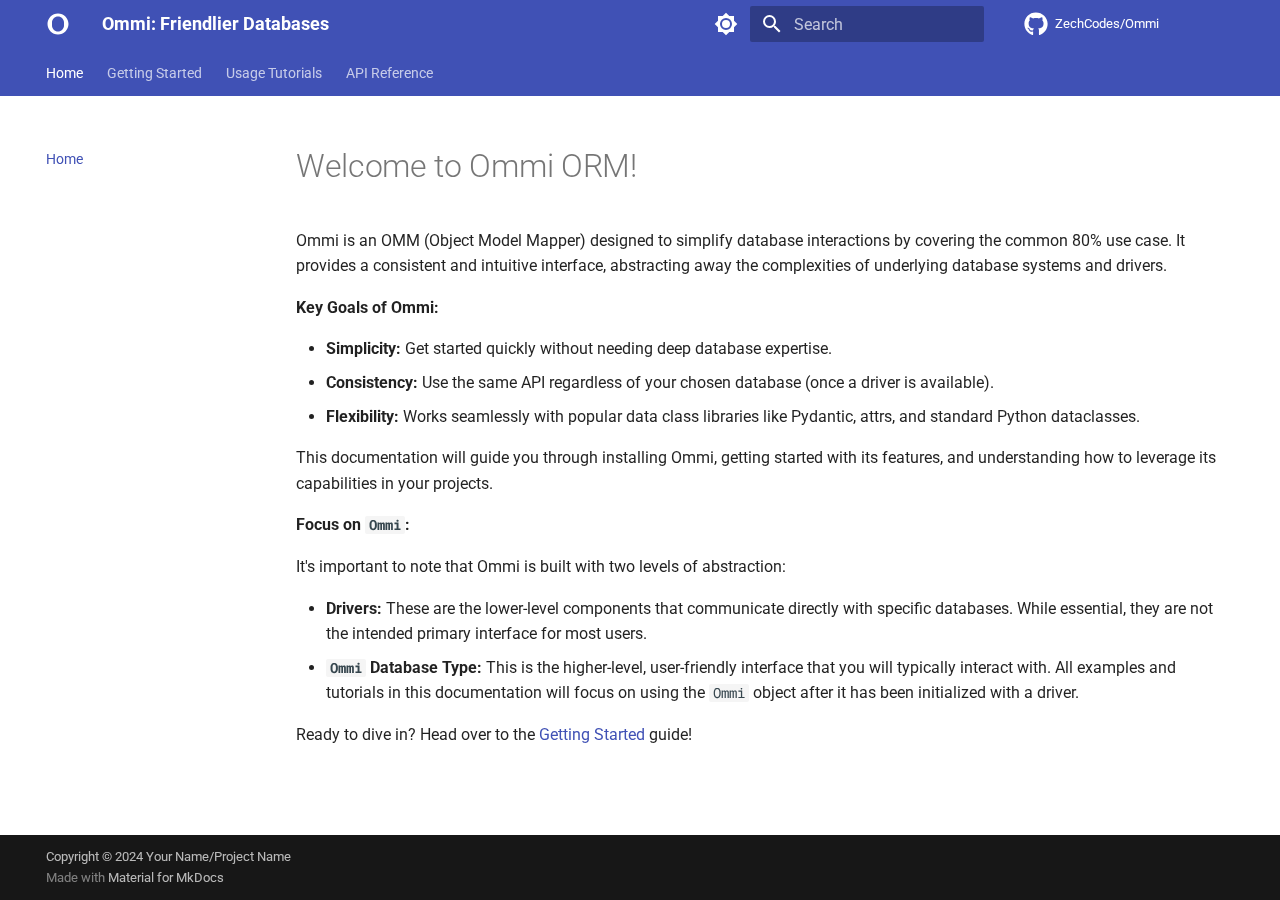
<file: site/index.html>
<!doctype html>
<html lang="en" class="no-js">
  <head>
    
      <meta charset="utf-8">
      <meta name="viewport" content="width=device-width,initial-scale=1">
      
        <meta name="description" content="An OMM (object model mapper) for the 80% case, providing a consistent interface across database choices.">
      
      
        <meta name="author" content="Zech Zimmerman">
      
      
      
      
        <link rel="next" href="getting-started/">
      
      
      <link rel="icon" href="assets/favicon.svg">
      <meta name="generator" content="mkdocs-1.6.1, mkdocs-material-9.6.14">
    
    
      
        <title>Ommi: Friendlier Databases</title>
      
    
    
      <link rel="stylesheet" href="assets/stylesheets/main.342714a4.min.css">
      
        
        <link rel="stylesheet" href="assets/stylesheets/palette.06af60db.min.css">
      
      


    
    
      
    
    
      
        
        
        <link rel="preconnect" href="https://fonts.gstatic.com" crossorigin>
        <link rel="stylesheet" href="https://fonts.googleapis.com/css?family=Roboto:300,300i,400,400i,700,700i%7CRoboto+Mono:400,400i,700,700i&display=fallback">
        <style>:root{--md-text-font:"Roboto";--md-code-font:"Roboto Mono"}</style>
      
    
    
      <link rel="stylesheet" href="assets/_mkdocstrings.css">
    
      <link rel="stylesheet" href="stylesheets/extra.css">
    
    <script>__md_scope=new URL(".",location),__md_hash=e=>[...e].reduce(((e,_)=>(e<<5)-e+_.charCodeAt(0)),0),__md_get=(e,_=localStorage,t=__md_scope)=>JSON.parse(_.getItem(t.pathname+"."+e)),__md_set=(e,_,t=localStorage,a=__md_scope)=>{try{t.setItem(a.pathname+"."+e,JSON.stringify(_))}catch(e){}}</script>
    
      

    
    
    
  </head>
  
  
    
    
      
    
    
    
    
    <body dir="ltr" data-md-color-scheme="default" data-md-color-primary="indigo" data-md-color-accent="pink">
  
    
    <input class="md-toggle" data-md-toggle="drawer" type="checkbox" id="__drawer" autocomplete="off">
    <input class="md-toggle" data-md-toggle="search" type="checkbox" id="__search" autocomplete="off">
    <label class="md-overlay" for="__drawer"></label>
    <div data-md-component="skip">
      
        
        <a href="#welcome-to-ommi-orm" class="md-skip">
          Skip to content
        </a>
      
    </div>
    <div data-md-component="announce">
      
    </div>
    
    
      

<header class="md-header" data-md-component="header">
  <nav class="md-header__inner md-grid" aria-label="Header">
    <a href="." title="Ommi: Friendlier Databases" class="md-header__button md-logo" aria-label="Ommi: Friendlier Databases" data-md-component="logo">
      
  <img src="assets/logo.svg" alt="logo">

    </a>
    <label class="md-header__button md-icon" for="__drawer">
      
      <svg xmlns="http://www.w3.org/2000/svg" viewBox="0 0 24 24"><path d="M3 6h18v2H3zm0 5h18v2H3zm0 5h18v2H3z"/></svg>
    </label>
    <div class="md-header__title" data-md-component="header-title">
      <div class="md-header__ellipsis">
        <div class="md-header__topic">
          <span class="md-ellipsis">
            Ommi: Friendlier Databases
          </span>
        </div>
        <div class="md-header__topic" data-md-component="header-topic">
          <span class="md-ellipsis">
            
              Home
            
          </span>
        </div>
      </div>
    </div>
    
      
        <form class="md-header__option" data-md-component="palette">
  
    
    
    
    <input class="md-option" data-md-color-media="" data-md-color-scheme="default" data-md-color-primary="indigo" data-md-color-accent="pink"  aria-label="Switch to dark mode"  type="radio" name="__palette" id="__palette_0">
    
      <label class="md-header__button md-icon" title="Switch to dark mode" for="__palette_1" hidden>
        <svg xmlns="http://www.w3.org/2000/svg" viewBox="0 0 24 24"><path d="M12 8a4 4 0 0 0-4 4 4 4 0 0 0 4 4 4 4 0 0 0 4-4 4 4 0 0 0-4-4m0 10a6 6 0 0 1-6-6 6 6 0 0 1 6-6 6 6 0 0 1 6 6 6 6 0 0 1-6 6m8-9.31V4h-4.69L12 .69 8.69 4H4v4.69L.69 12 4 15.31V20h4.69L12 23.31 15.31 20H20v-4.69L23.31 12z"/></svg>
      </label>
    
  
    
    
    
    <input class="md-option" data-md-color-media="" data-md-color-scheme="slate" data-md-color-primary="blue" data-md-color-accent="lime"  aria-label="Switch to light mode"  type="radio" name="__palette" id="__palette_1">
    
      <label class="md-header__button md-icon" title="Switch to light mode" for="__palette_0" hidden>
        <svg xmlns="http://www.w3.org/2000/svg" viewBox="0 0 24 24"><path d="M12 18c-.89 0-1.74-.2-2.5-.55C11.56 16.5 13 14.42 13 12s-1.44-4.5-3.5-5.45C10.26 6.2 11.11 6 12 6a6 6 0 0 1 6 6 6 6 0 0 1-6 6m8-9.31V4h-4.69L12 .69 8.69 4H4v4.69L.69 12 4 15.31V20h4.69L12 23.31 15.31 20H20v-4.69L23.31 12z"/></svg>
      </label>
    
  
</form>
      
    
    
      <script>var palette=__md_get("__palette");if(palette&&palette.color){if("(prefers-color-scheme)"===palette.color.media){var media=matchMedia("(prefers-color-scheme: light)"),input=document.querySelector(media.matches?"[data-md-color-media='(prefers-color-scheme: light)']":"[data-md-color-media='(prefers-color-scheme: dark)']");palette.color.media=input.getAttribute("data-md-color-media"),palette.color.scheme=input.getAttribute("data-md-color-scheme"),palette.color.primary=input.getAttribute("data-md-color-primary"),palette.color.accent=input.getAttribute("data-md-color-accent")}for(var[key,value]of Object.entries(palette.color))document.body.setAttribute("data-md-color-"+key,value)}</script>
    
    
    
      
      
        <label class="md-header__button md-icon" for="__search">
          
          <svg xmlns="http://www.w3.org/2000/svg" viewBox="0 0 24 24"><path d="M9.5 3A6.5 6.5 0 0 1 16 9.5c0 1.61-.59 3.09-1.56 4.23l.27.27h.79l5 5-1.5 1.5-5-5v-.79l-.27-.27A6.52 6.52 0 0 1 9.5 16 6.5 6.5 0 0 1 3 9.5 6.5 6.5 0 0 1 9.5 3m0 2C7 5 5 7 5 9.5S7 14 9.5 14 14 12 14 9.5 12 5 9.5 5"/></svg>
        </label>
        <div class="md-search" data-md-component="search" role="dialog">
  <label class="md-search__overlay" for="__search"></label>
  <div class="md-search__inner" role="search">
    <form class="md-search__form" name="search">
      <input type="text" class="md-search__input" name="query" aria-label="Search" placeholder="Search" autocapitalize="off" autocorrect="off" autocomplete="off" spellcheck="false" data-md-component="search-query" required>
      <label class="md-search__icon md-icon" for="__search">
        
        <svg xmlns="http://www.w3.org/2000/svg" viewBox="0 0 24 24"><path d="M9.5 3A6.5 6.5 0 0 1 16 9.5c0 1.61-.59 3.09-1.56 4.23l.27.27h.79l5 5-1.5 1.5-5-5v-.79l-.27-.27A6.52 6.52 0 0 1 9.5 16 6.5 6.5 0 0 1 3 9.5 6.5 6.5 0 0 1 9.5 3m0 2C7 5 5 7 5 9.5S7 14 9.5 14 14 12 14 9.5 12 5 9.5 5"/></svg>
        
        <svg xmlns="http://www.w3.org/2000/svg" viewBox="0 0 24 24"><path d="M20 11v2H8l5.5 5.5-1.42 1.42L4.16 12l7.92-7.92L13.5 5.5 8 11z"/></svg>
      </label>
      <nav class="md-search__options" aria-label="Search">
        
        <button type="reset" class="md-search__icon md-icon" title="Clear" aria-label="Clear" tabindex="-1">
          
          <svg xmlns="http://www.w3.org/2000/svg" viewBox="0 0 24 24"><path d="M19 6.41 17.59 5 12 10.59 6.41 5 5 6.41 10.59 12 5 17.59 6.41 19 12 13.41 17.59 19 19 17.59 13.41 12z"/></svg>
        </button>
      </nav>
      
        <div class="md-search__suggest" data-md-component="search-suggest"></div>
      
    </form>
    <div class="md-search__output">
      <div class="md-search__scrollwrap" tabindex="0" data-md-scrollfix>
        <div class="md-search-result" data-md-component="search-result">
          <div class="md-search-result__meta">
            Initializing search
          </div>
          <ol class="md-search-result__list" role="presentation"></ol>
        </div>
      </div>
    </div>
  </div>
</div>
      
    
    
      <div class="md-header__source">
        <a href="https://github.com/ZechCodes/Ommi" title="Go to repository" class="md-source" data-md-component="source">
  <div class="md-source__icon md-icon">
    
    <svg xmlns="http://www.w3.org/2000/svg" viewBox="0 0 496 512"><!--! Font Awesome Free 6.7.2 by @fontawesome - https://fontawesome.com License - https://fontawesome.com/license/free (Icons: CC BY 4.0, Fonts: SIL OFL 1.1, Code: MIT License) Copyright 2024 Fonticons, Inc.--><path d="M165.9 397.4c0 2-2.3 3.6-5.2 3.6-3.3.3-5.6-1.3-5.6-3.6 0-2 2.3-3.6 5.2-3.6 3-.3 5.6 1.3 5.6 3.6m-31.1-4.5c-.7 2 1.3 4.3 4.3 4.9 2.6 1 5.6 0 6.2-2s-1.3-4.3-4.3-5.2c-2.6-.7-5.5.3-6.2 2.3m44.2-1.7c-2.9.7-4.9 2.6-4.6 4.9.3 2 2.9 3.3 5.9 2.6 2.9-.7 4.9-2.6 4.6-4.6-.3-1.9-3-3.2-5.9-2.9M244.8 8C106.1 8 0 113.3 0 252c0 110.9 69.8 205.8 169.5 239.2 12.8 2.3 17.3-5.6 17.3-12.1 0-6.2-.3-40.4-.3-61.4 0 0-70 15-84.7-29.8 0 0-11.4-29.1-27.8-36.6 0 0-22.9-15.7 1.6-15.4 0 0 24.9 2 38.6 25.8 21.9 38.6 58.6 27.5 72.9 20.9 2.3-16 8.8-27.1 16-33.7-55.9-6.2-112.3-14.3-112.3-110.5 0-27.5 7.6-41.3 23.6-58.9-2.6-6.5-11.1-33.3 2.6-67.9 20.9-6.5 69 27 69 27 20-5.6 41.5-8.5 62.8-8.5s42.8 2.9 62.8 8.5c0 0 48.1-33.6 69-27 13.7 34.7 5.2 61.4 2.6 67.9 16 17.7 25.8 31.5 25.8 58.9 0 96.5-58.9 104.2-114.8 110.5 9.2 7.9 17 22.9 17 46.4 0 33.7-.3 75.4-.3 83.6 0 6.5 4.6 14.4 17.3 12.1C428.2 457.8 496 362.9 496 252 496 113.3 383.5 8 244.8 8M97.2 352.9c-1.3 1-1 3.3.7 5.2 1.6 1.6 3.9 2.3 5.2 1 1.3-1 1-3.3-.7-5.2-1.6-1.6-3.9-2.3-5.2-1m-10.8-8.1c-.7 1.3.3 2.9 2.3 3.9 1.6 1 3.6.7 4.3-.7.7-1.3-.3-2.9-2.3-3.9-2-.6-3.6-.3-4.3.7m32.4 35.6c-1.6 1.3-1 4.3 1.3 6.2 2.3 2.3 5.2 2.6 6.5 1 1.3-1.3.7-4.3-1.3-6.2-2.2-2.3-5.2-2.6-6.5-1m-11.4-14.7c-1.6 1-1.6 3.6 0 5.9s4.3 3.3 5.6 2.3c1.6-1.3 1.6-3.9 0-6.2-1.4-2.3-4-3.3-5.6-2"/></svg>
  </div>
  <div class="md-source__repository">
    ZechCodes/Ommi
  </div>
</a>
      </div>
    
  </nav>
  
</header>
    
    <div class="md-container" data-md-component="container">
      
      
        
          
            
<nav class="md-tabs" aria-label="Tabs" data-md-component="tabs">
  <div class="md-grid">
    <ul class="md-tabs__list">
      
        
  
  
  
    
  
  
    <li class="md-tabs__item md-tabs__item--active">
      <a href="." class="md-tabs__link">
        
  
  
    
  
  Home

      </a>
    </li>
  

      
        
  
  
  
  
    <li class="md-tabs__item">
      <a href="getting-started/" class="md-tabs__link">
        
  
  
    
  
  Getting Started

      </a>
    </li>
  

      
        
  
  
  
  
    
    
      <li class="md-tabs__item">
        <a href="usage/models/" class="md-tabs__link">
          
  
  
  Usage Tutorials

        </a>
      </li>
    
  

      
        
  
  
  
  
    
    
      <li class="md-tabs__item">
        <a href="api/overview/" class="md-tabs__link">
          
  
  
  API Reference

        </a>
      </li>
    
  

      
    </ul>
  </div>
</nav>
          
        
      
      <main class="md-main" data-md-component="main">
        <div class="md-main__inner md-grid">
          
            
              
              <div class="md-sidebar md-sidebar--primary" data-md-component="sidebar" data-md-type="navigation" >
                <div class="md-sidebar__scrollwrap">
                  <div class="md-sidebar__inner">
                    


  


  

<nav class="md-nav md-nav--primary md-nav--lifted md-nav--integrated" aria-label="Navigation" data-md-level="0">
  <label class="md-nav__title" for="__drawer">
    <a href="." title="Ommi: Friendlier Databases" class="md-nav__button md-logo" aria-label="Ommi: Friendlier Databases" data-md-component="logo">
      
  <img src="assets/logo.svg" alt="logo">

    </a>
    Ommi: Friendlier Databases
  </label>
  
    <div class="md-nav__source">
      <a href="https://github.com/ZechCodes/Ommi" title="Go to repository" class="md-source" data-md-component="source">
  <div class="md-source__icon md-icon">
    
    <svg xmlns="http://www.w3.org/2000/svg" viewBox="0 0 496 512"><!--! Font Awesome Free 6.7.2 by @fontawesome - https://fontawesome.com License - https://fontawesome.com/license/free (Icons: CC BY 4.0, Fonts: SIL OFL 1.1, Code: MIT License) Copyright 2024 Fonticons, Inc.--><path d="M165.9 397.4c0 2-2.3 3.6-5.2 3.6-3.3.3-5.6-1.3-5.6-3.6 0-2 2.3-3.6 5.2-3.6 3-.3 5.6 1.3 5.6 3.6m-31.1-4.5c-.7 2 1.3 4.3 4.3 4.9 2.6 1 5.6 0 6.2-2s-1.3-4.3-4.3-5.2c-2.6-.7-5.5.3-6.2 2.3m44.2-1.7c-2.9.7-4.9 2.6-4.6 4.9.3 2 2.9 3.3 5.9 2.6 2.9-.7 4.9-2.6 4.6-4.6-.3-1.9-3-3.2-5.9-2.9M244.8 8C106.1 8 0 113.3 0 252c0 110.9 69.8 205.8 169.5 239.2 12.8 2.3 17.3-5.6 17.3-12.1 0-6.2-.3-40.4-.3-61.4 0 0-70 15-84.7-29.8 0 0-11.4-29.1-27.8-36.6 0 0-22.9-15.7 1.6-15.4 0 0 24.9 2 38.6 25.8 21.9 38.6 58.6 27.5 72.9 20.9 2.3-16 8.8-27.1 16-33.7-55.9-6.2-112.3-14.3-112.3-110.5 0-27.5 7.6-41.3 23.6-58.9-2.6-6.5-11.1-33.3 2.6-67.9 20.9-6.5 69 27 69 27 20-5.6 41.5-8.5 62.8-8.5s42.8 2.9 62.8 8.5c0 0 48.1-33.6 69-27 13.7 34.7 5.2 61.4 2.6 67.9 16 17.7 25.8 31.5 25.8 58.9 0 96.5-58.9 104.2-114.8 110.5 9.2 7.9 17 22.9 17 46.4 0 33.7-.3 75.4-.3 83.6 0 6.5 4.6 14.4 17.3 12.1C428.2 457.8 496 362.9 496 252 496 113.3 383.5 8 244.8 8M97.2 352.9c-1.3 1-1 3.3.7 5.2 1.6 1.6 3.9 2.3 5.2 1 1.3-1 1-3.3-.7-5.2-1.6-1.6-3.9-2.3-5.2-1m-10.8-8.1c-.7 1.3.3 2.9 2.3 3.9 1.6 1 3.6.7 4.3-.7.7-1.3-.3-2.9-2.3-3.9-2-.6-3.6-.3-4.3.7m32.4 35.6c-1.6 1.3-1 4.3 1.3 6.2 2.3 2.3 5.2 2.6 6.5 1 1.3-1.3.7-4.3-1.3-6.2-2.2-2.3-5.2-2.6-6.5-1m-11.4-14.7c-1.6 1-1.6 3.6 0 5.9s4.3 3.3 5.6 2.3c1.6-1.3 1.6-3.9 0-6.2-1.4-2.3-4-3.3-5.6-2"/></svg>
  </div>
  <div class="md-source__repository">
    ZechCodes/Ommi
  </div>
</a>
    </div>
  
  <ul class="md-nav__list" data-md-scrollfix>
    
      
      
  
  
    
  
  
  
    <li class="md-nav__item md-nav__item--active">
      
      <input class="md-nav__toggle md-toggle" type="checkbox" id="__toc">
      
      
        
      
      
      <a href="." class="md-nav__link md-nav__link--active">
        
  
  
  <span class="md-ellipsis">
    Home
    
  </span>
  

      </a>
      
    </li>
  

    
      
      
  
  
  
  
    <li class="md-nav__item">
      <a href="getting-started/" class="md-nav__link">
        
  
  
  <span class="md-ellipsis">
    Getting Started
    
  </span>
  

      </a>
    </li>
  

    
      
      
  
  
  
  
    
    
    
    
      
      
        
      
    
    
    <li class="md-nav__item md-nav__item--nested">
      
        
        
          
        
        <input class="md-nav__toggle md-toggle md-toggle--indeterminate" type="checkbox" id="__nav_3" >
        
          
          <label class="md-nav__link" for="__nav_3" id="__nav_3_label" tabindex="0">
            
  
  
  <span class="md-ellipsis">
    Usage Tutorials
    
  </span>
  

            <span class="md-nav__icon md-icon"></span>
          </label>
        
        <nav class="md-nav" data-md-level="1" aria-labelledby="__nav_3_label" aria-expanded="false">
          <label class="md-nav__title" for="__nav_3">
            <span class="md-nav__icon md-icon"></span>
            Usage Tutorials
          </label>
          <ul class="md-nav__list" data-md-scrollfix>
            
              
                
  
  
  
  
    <li class="md-nav__item">
      <a href="usage/models/" class="md-nav__link">
        
  
  
  <span class="md-ellipsis">
    Models
    
  </span>
  

      </a>
    </li>
  

              
            
              
                
  
  
  
  
    <li class="md-nav__item">
      <a href="usage/lazy-fields/" class="md-nav__link">
        
  
  
  <span class="md-ellipsis">
    Lazy Fields (Query Fields)
    
  </span>
  

      </a>
    </li>
  

              
            
              
                
  
  
  
  
    <li class="md-nav__item">
      <a href="usage/association-tables/" class="md-nav__link">
        
  
  
  <span class="md-ellipsis">
    Association Tables
    
  </span>
  

      </a>
    </li>
  

              
            
              
                
  
  
  
  
    <li class="md-nav__item">
      <a href="usage/model-collections/" class="md-nav__link">
        
  
  
  <span class="md-ellipsis">
    Model Collections
    
  </span>
  

      </a>
    </li>
  

              
            
              
                
  
  
  
  
    <li class="md-nav__item">
      <a href="usage/handling-results/" class="md-nav__link">
        
  
  
  <span class="md-ellipsis">
    Handling Results
    
  </span>
  

      </a>
    </li>
  

              
            
          </ul>
        </nav>
      
    </li>
  

    
      
      
  
  
  
  
    
    
    
    
      
      
        
      
    
    
    <li class="md-nav__item md-nav__item--nested">
      
        
        
          
        
        <input class="md-nav__toggle md-toggle md-toggle--indeterminate" type="checkbox" id="__nav_4" >
        
          
          <label class="md-nav__link" for="__nav_4" id="__nav_4_label" tabindex="0">
            
  
  
  <span class="md-ellipsis">
    API Reference
    
  </span>
  

            <span class="md-nav__icon md-icon"></span>
          </label>
        
        <nav class="md-nav" data-md-level="1" aria-labelledby="__nav_4_label" aria-expanded="false">
          <label class="md-nav__title" for="__nav_4">
            <span class="md-nav__icon md-icon"></span>
            API Reference
          </label>
          <ul class="md-nav__list" data-md-scrollfix>
            
              
                
  
  
  
  
    <li class="md-nav__item">
      <a href="api/overview/" class="md-nav__link">
        
  
  
  <span class="md-ellipsis">
    Overview
    
  </span>
  

      </a>
    </li>
  

              
            
              
                
  
  
  
  
    <li class="md-nav__item">
      <a href="api/core/" class="md-nav__link">
        
  
  
  <span class="md-ellipsis">
    Core
    
  </span>
  

      </a>
    </li>
  

              
            
              
                
  
  
  
  
    <li class="md-nav__item">
      <a href="api/drivers/" class="md-nav__link">
        
  
  
  <span class="md-ellipsis">
    Drivers
    
  </span>
  

      </a>
    </li>
  

              
            
              
                
  
  
  
  
    <li class="md-nav__item">
      <a href="api/models/" class="md-nav__link">
        
  
  
  <span class="md-ellipsis">
    Models & Fields
    
  </span>
  

      </a>
    </li>
  

              
            
              
                
  
  
  
  
    <li class="md-nav__item">
      <a href="api/ommi_model/" class="md-nav__link">
        
  
  
  <span class="md-ellipsis">
    OmmiModel
    
  </span>
  

      </a>
    </li>
  

              
            
              
                
  
  
  
  
    <li class="md-nav__item">
      <a href="api/results/" class="md-nav__link">
        
  
  
  <span class="md-ellipsis">
    Results
    
  </span>
  

      </a>
    </li>
  

              
            
              
                
  
  
  
  
    <li class="md-nav__item">
      <a href="api/lazy_fields/" class="md-nav__link">
        
  
  
  <span class="md-ellipsis">
    Lazy Fields
    
  </span>
  

      </a>
    </li>
  

              
            
          </ul>
        </nav>
      
    </li>
  

    
  </ul>
</nav>
                  </div>
                </div>
              </div>
            
            
          
          
            <div class="md-content" data-md-component="content">
              <article class="md-content__inner md-typeset">
                
                  


  
  


<h1 id="welcome-to-ommi-orm">Welcome to Ommi ORM!<a class="headerlink" href="#welcome-to-ommi-orm" title="Permanent link">&para;</a></h1>
<p>Ommi is an OMM (Object Model Mapper) designed to simplify database interactions by covering the common 80% use case. It provides a consistent and intuitive interface, abstracting away the complexities of underlying database systems and drivers.</p>
<p><strong>Key Goals of Ommi:</strong></p>
<ul>
<li><strong>Simplicity:</strong> Get started quickly without needing deep database expertise.</li>
<li><strong>Consistency:</strong> Use the same API regardless of your chosen database (once a driver is available).</li>
<li><strong>Flexibility:</strong> Works seamlessly with popular data class libraries like Pydantic, attrs, and standard Python dataclasses.</li>
</ul>
<p>This documentation will guide you through installing Ommi, getting started with its features, and understanding how to leverage its capabilities in your projects.</p>
<p><strong>Focus on <code>Ommi</code>:</strong></p>
<p>It's important to note that Ommi is built with two levels of abstraction:</p>
<ul>
<li><strong>Drivers:</strong> These are the lower-level components that communicate directly with specific databases. While essential, they are not the intended primary interface for most users.</li>
<li><strong><code>Ommi</code> Database Type:</strong> This is the higher-level, user-friendly interface that you will typically interact with. All examples and tutorials in this documentation will focus on using the <code>Ommi</code> object after it has been initialized with a driver.</li>
</ul>
<p>Ready to dive in? Head over to the <a href="getting-started/">Getting Started</a> guide! </p>












                
              </article>
            </div>
          
          
  <script>var tabs=__md_get("__tabs");if(Array.isArray(tabs))e:for(var set of document.querySelectorAll(".tabbed-set")){var labels=set.querySelector(".tabbed-labels");for(var tab of tabs)for(var label of labels.getElementsByTagName("label"))if(label.innerText.trim()===tab){var input=document.getElementById(label.htmlFor);input.checked=!0;continue e}}</script>

<script>var target=document.getElementById(location.hash.slice(1));target&&target.name&&(target.checked=target.name.startsWith("__tabbed_"))</script>
        </div>
        
          <button type="button" class="md-top md-icon" data-md-component="top" hidden>
  
  <svg xmlns="http://www.w3.org/2000/svg" viewBox="0 0 24 24"><path d="M13 20h-2V8l-5.5 5.5-1.42-1.42L12 4.16l7.92 7.92-1.42 1.42L13 8z"/></svg>
  Back to top
</button>
        
      </main>
      
        <footer class="md-footer">
  
  <div class="md-footer-meta md-typeset">
    <div class="md-footer-meta__inner md-grid">
      <div class="md-copyright">
  
    <div class="md-copyright__highlight">
      Copyright &copy; 2024 Your Name/Project Name
    </div>
  
  
    Made with
    <a href="https://squidfunk.github.io/mkdocs-material/" target="_blank" rel="noopener">
      Material for MkDocs
    </a>
  
</div>
      
    </div>
  </div>
</footer>
      
    </div>
    <div class="md-dialog" data-md-component="dialog">
      <div class="md-dialog__inner md-typeset"></div>
    </div>
    
    
    
      
      <script id="__config" type="application/json">{"base": ".", "features": ["navigation.tabs", "navigation.sections", "navigation.expand", "navigation.top", "search.suggest", "search.highlight", "content.code.annotate", "content.code.copy", "content.tabs.link", "toc.integrate"], "search": "assets/javascripts/workers/search.d50fe291.min.js", "tags": null, "translations": {"clipboard.copied": "Copied to clipboard", "clipboard.copy": "Copy to clipboard", "search.result.more.one": "1 more on this page", "search.result.more.other": "# more on this page", "search.result.none": "No matching documents", "search.result.one": "1 matching document", "search.result.other": "# matching documents", "search.result.placeholder": "Type to start searching", "search.result.term.missing": "Missing", "select.version": "Select version"}, "version": null}</script>
    
    
      <script src="assets/javascripts/bundle.13a4f30d.min.js"></script>
      
    
  </body>
</html>
</file>
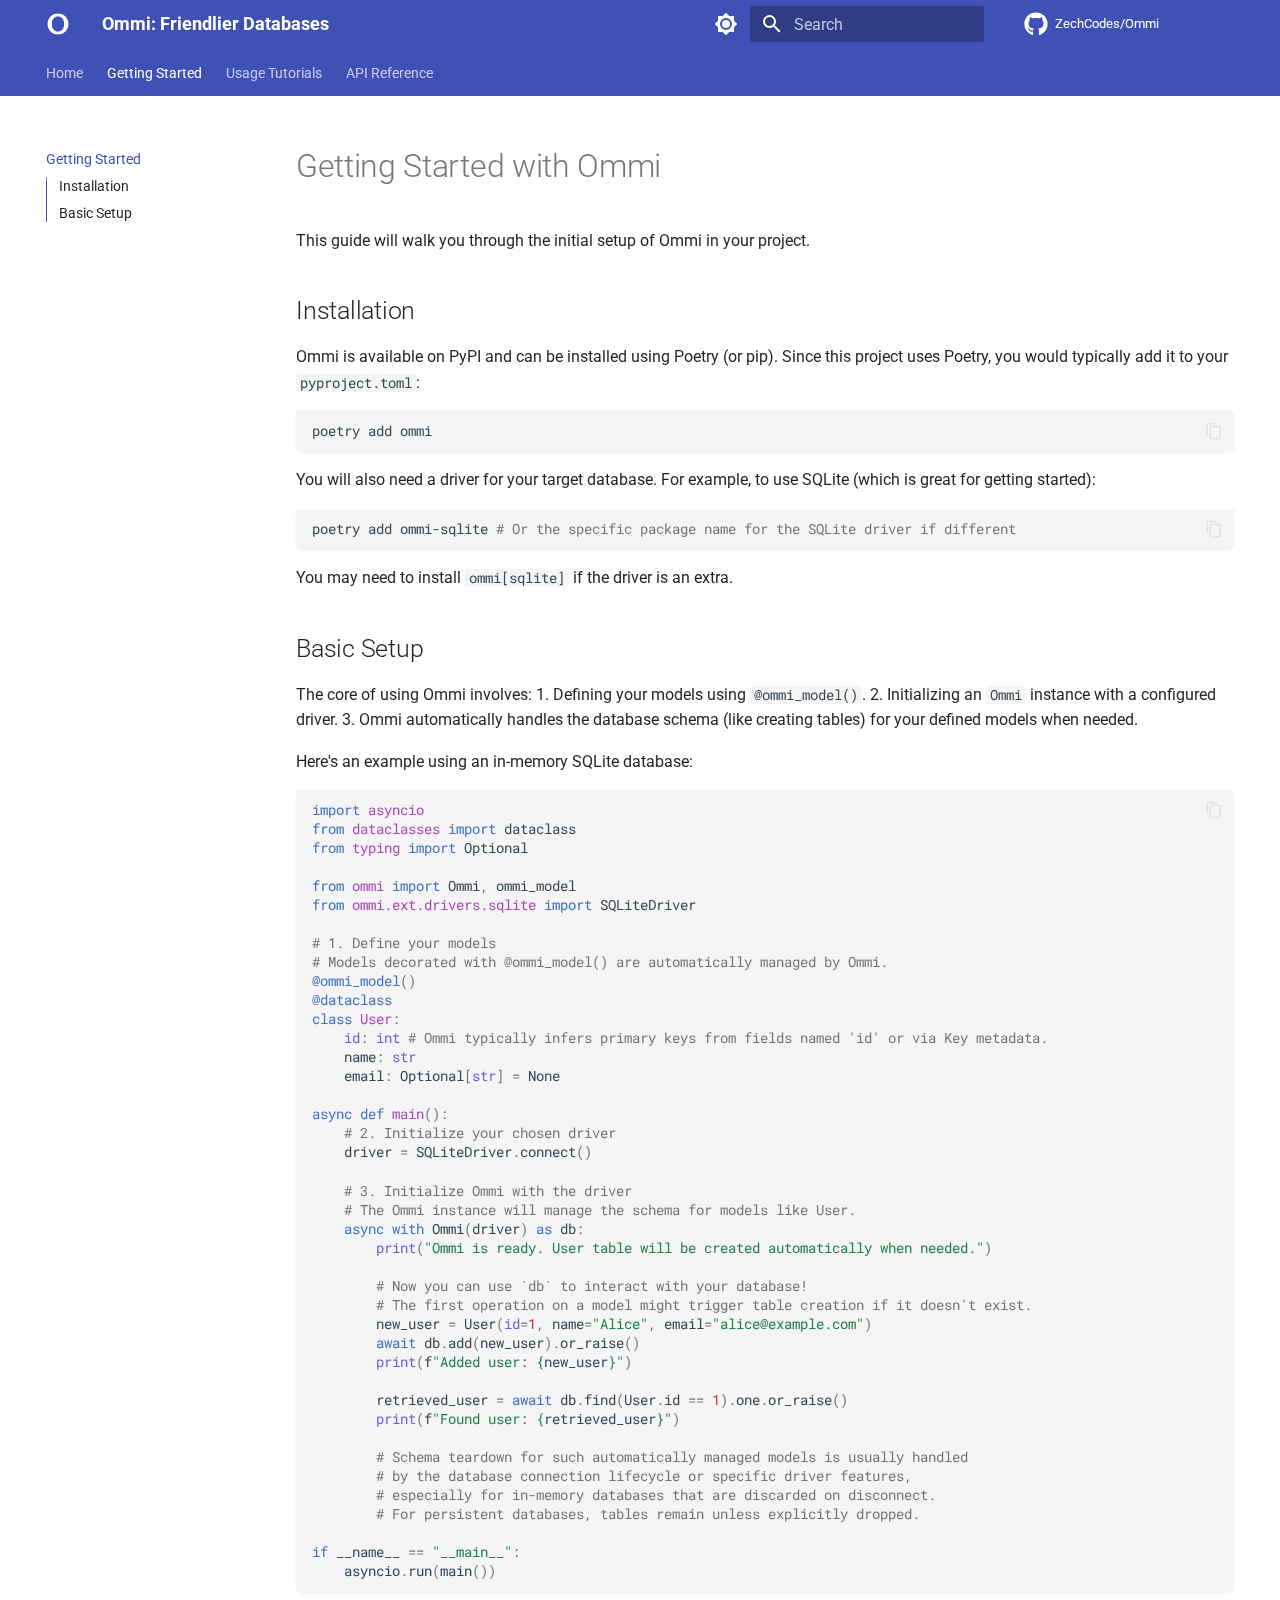
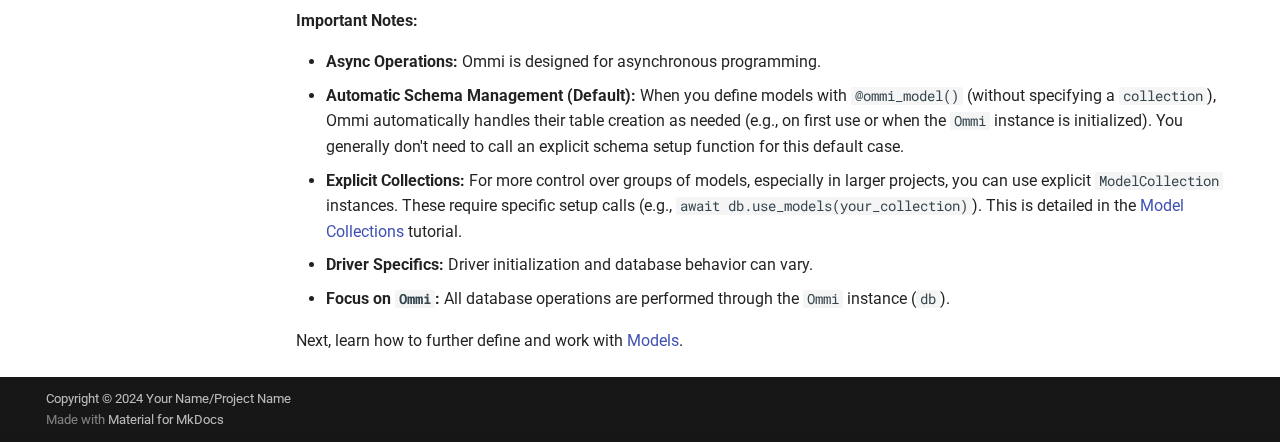
<file: site/getting-started/index.html>
<!doctype html>
<html lang="en" class="no-js">
  <head>
    
      <meta charset="utf-8">
      <meta name="viewport" content="width=device-width,initial-scale=1">
      
        <meta name="description" content="An OMM (object model mapper) for the 80% case, providing a consistent interface across database choices.">
      
      
        <meta name="author" content="Zech Zimmerman">
      
      
      
        <link rel="prev" href="..">
      
      
        <link rel="next" href="../usage/models/">
      
      
      <link rel="icon" href="../assets/favicon.svg">
      <meta name="generator" content="mkdocs-1.6.1, mkdocs-material-9.6.14">
    
    
      
        <title>Getting Started - Ommi: Friendlier Databases</title>
      
    
    
      <link rel="stylesheet" href="../assets/stylesheets/main.342714a4.min.css">
      
        
        <link rel="stylesheet" href="../assets/stylesheets/palette.06af60db.min.css">
      
      


    
    
      
    
    
      
        
        
        <link rel="preconnect" href="https://fonts.gstatic.com" crossorigin>
        <link rel="stylesheet" href="https://fonts.googleapis.com/css?family=Roboto:300,300i,400,400i,700,700i%7CRoboto+Mono:400,400i,700,700i&display=fallback">
        <style>:root{--md-text-font:"Roboto";--md-code-font:"Roboto Mono"}</style>
      
    
    
      <link rel="stylesheet" href="../assets/_mkdocstrings.css">
    
      <link rel="stylesheet" href="../stylesheets/extra.css">
    
    <script>__md_scope=new URL("..",location),__md_hash=e=>[...e].reduce(((e,_)=>(e<<5)-e+_.charCodeAt(0)),0),__md_get=(e,_=localStorage,t=__md_scope)=>JSON.parse(_.getItem(t.pathname+"."+e)),__md_set=(e,_,t=localStorage,a=__md_scope)=>{try{t.setItem(a.pathname+"."+e,JSON.stringify(_))}catch(e){}}</script>
    
      

    
    
    
  </head>
  
  
    
    
      
    
    
    
    
    <body dir="ltr" data-md-color-scheme="default" data-md-color-primary="indigo" data-md-color-accent="pink">
  
    
    <input class="md-toggle" data-md-toggle="drawer" type="checkbox" id="__drawer" autocomplete="off">
    <input class="md-toggle" data-md-toggle="search" type="checkbox" id="__search" autocomplete="off">
    <label class="md-overlay" for="__drawer"></label>
    <div data-md-component="skip">
      
        
        <a href="#getting-started-with-ommi" class="md-skip">
          Skip to content
        </a>
      
    </div>
    <div data-md-component="announce">
      
    </div>
    
    
      

<header class="md-header" data-md-component="header">
  <nav class="md-header__inner md-grid" aria-label="Header">
    <a href=".." title="Ommi: Friendlier Databases" class="md-header__button md-logo" aria-label="Ommi: Friendlier Databases" data-md-component="logo">
      
  <img src="../assets/logo.svg" alt="logo">

    </a>
    <label class="md-header__button md-icon" for="__drawer">
      
      <svg xmlns="http://www.w3.org/2000/svg" viewBox="0 0 24 24"><path d="M3 6h18v2H3zm0 5h18v2H3zm0 5h18v2H3z"/></svg>
    </label>
    <div class="md-header__title" data-md-component="header-title">
      <div class="md-header__ellipsis">
        <div class="md-header__topic">
          <span class="md-ellipsis">
            Ommi: Friendlier Databases
          </span>
        </div>
        <div class="md-header__topic" data-md-component="header-topic">
          <span class="md-ellipsis">
            
              Getting Started
            
          </span>
        </div>
      </div>
    </div>
    
      
        <form class="md-header__option" data-md-component="palette">
  
    
    
    
    <input class="md-option" data-md-color-media="" data-md-color-scheme="default" data-md-color-primary="indigo" data-md-color-accent="pink"  aria-label="Switch to dark mode"  type="radio" name="__palette" id="__palette_0">
    
      <label class="md-header__button md-icon" title="Switch to dark mode" for="__palette_1" hidden>
        <svg xmlns="http://www.w3.org/2000/svg" viewBox="0 0 24 24"><path d="M12 8a4 4 0 0 0-4 4 4 4 0 0 0 4 4 4 4 0 0 0 4-4 4 4 0 0 0-4-4m0 10a6 6 0 0 1-6-6 6 6 0 0 1 6-6 6 6 0 0 1 6 6 6 6 0 0 1-6 6m8-9.31V4h-4.69L12 .69 8.69 4H4v4.69L.69 12 4 15.31V20h4.69L12 23.31 15.31 20H20v-4.69L23.31 12z"/></svg>
      </label>
    
  
    
    
    
    <input class="md-option" data-md-color-media="" data-md-color-scheme="slate" data-md-color-primary="blue" data-md-color-accent="lime"  aria-label="Switch to light mode"  type="radio" name="__palette" id="__palette_1">
    
      <label class="md-header__button md-icon" title="Switch to light mode" for="__palette_0" hidden>
        <svg xmlns="http://www.w3.org/2000/svg" viewBox="0 0 24 24"><path d="M12 18c-.89 0-1.74-.2-2.5-.55C11.56 16.5 13 14.42 13 12s-1.44-4.5-3.5-5.45C10.26 6.2 11.11 6 12 6a6 6 0 0 1 6 6 6 6 0 0 1-6 6m8-9.31V4h-4.69L12 .69 8.69 4H4v4.69L.69 12 4 15.31V20h4.69L12 23.31 15.31 20H20v-4.69L23.31 12z"/></svg>
      </label>
    
  
</form>
      
    
    
      <script>var palette=__md_get("__palette");if(palette&&palette.color){if("(prefers-color-scheme)"===palette.color.media){var media=matchMedia("(prefers-color-scheme: light)"),input=document.querySelector(media.matches?"[data-md-color-media='(prefers-color-scheme: light)']":"[data-md-color-media='(prefers-color-scheme: dark)']");palette.color.media=input.getAttribute("data-md-color-media"),palette.color.scheme=input.getAttribute("data-md-color-scheme"),palette.color.primary=input.getAttribute("data-md-color-primary"),palette.color.accent=input.getAttribute("data-md-color-accent")}for(var[key,value]of Object.entries(palette.color))document.body.setAttribute("data-md-color-"+key,value)}</script>
    
    
    
      
      
        <label class="md-header__button md-icon" for="__search">
          
          <svg xmlns="http://www.w3.org/2000/svg" viewBox="0 0 24 24"><path d="M9.5 3A6.5 6.5 0 0 1 16 9.5c0 1.61-.59 3.09-1.56 4.23l.27.27h.79l5 5-1.5 1.5-5-5v-.79l-.27-.27A6.52 6.52 0 0 1 9.5 16 6.5 6.5 0 0 1 3 9.5 6.5 6.5 0 0 1 9.5 3m0 2C7 5 5 7 5 9.5S7 14 9.5 14 14 12 14 9.5 12 5 9.5 5"/></svg>
        </label>
        <div class="md-search" data-md-component="search" role="dialog">
  <label class="md-search__overlay" for="__search"></label>
  <div class="md-search__inner" role="search">
    <form class="md-search__form" name="search">
      <input type="text" class="md-search__input" name="query" aria-label="Search" placeholder="Search" autocapitalize="off" autocorrect="off" autocomplete="off" spellcheck="false" data-md-component="search-query" required>
      <label class="md-search__icon md-icon" for="__search">
        
        <svg xmlns="http://www.w3.org/2000/svg" viewBox="0 0 24 24"><path d="M9.5 3A6.5 6.5 0 0 1 16 9.5c0 1.61-.59 3.09-1.56 4.23l.27.27h.79l5 5-1.5 1.5-5-5v-.79l-.27-.27A6.52 6.52 0 0 1 9.5 16 6.5 6.5 0 0 1 3 9.5 6.5 6.5 0 0 1 9.5 3m0 2C7 5 5 7 5 9.5S7 14 9.5 14 14 12 14 9.5 12 5 9.5 5"/></svg>
        
        <svg xmlns="http://www.w3.org/2000/svg" viewBox="0 0 24 24"><path d="M20 11v2H8l5.5 5.5-1.42 1.42L4.16 12l7.92-7.92L13.5 5.5 8 11z"/></svg>
      </label>
      <nav class="md-search__options" aria-label="Search">
        
        <button type="reset" class="md-search__icon md-icon" title="Clear" aria-label="Clear" tabindex="-1">
          
          <svg xmlns="http://www.w3.org/2000/svg" viewBox="0 0 24 24"><path d="M19 6.41 17.59 5 12 10.59 6.41 5 5 6.41 10.59 12 5 17.59 6.41 19 12 13.41 17.59 19 19 17.59 13.41 12z"/></svg>
        </button>
      </nav>
      
        <div class="md-search__suggest" data-md-component="search-suggest"></div>
      
    </form>
    <div class="md-search__output">
      <div class="md-search__scrollwrap" tabindex="0" data-md-scrollfix>
        <div class="md-search-result" data-md-component="search-result">
          <div class="md-search-result__meta">
            Initializing search
          </div>
          <ol class="md-search-result__list" role="presentation"></ol>
        </div>
      </div>
    </div>
  </div>
</div>
      
    
    
      <div class="md-header__source">
        <a href="https://github.com/ZechCodes/Ommi" title="Go to repository" class="md-source" data-md-component="source">
  <div class="md-source__icon md-icon">
    
    <svg xmlns="http://www.w3.org/2000/svg" viewBox="0 0 496 512"><!--! Font Awesome Free 6.7.2 by @fontawesome - https://fontawesome.com License - https://fontawesome.com/license/free (Icons: CC BY 4.0, Fonts: SIL OFL 1.1, Code: MIT License) Copyright 2024 Fonticons, Inc.--><path d="M165.9 397.4c0 2-2.3 3.6-5.2 3.6-3.3.3-5.6-1.3-5.6-3.6 0-2 2.3-3.6 5.2-3.6 3-.3 5.6 1.3 5.6 3.6m-31.1-4.5c-.7 2 1.3 4.3 4.3 4.9 2.6 1 5.6 0 6.2-2s-1.3-4.3-4.3-5.2c-2.6-.7-5.5.3-6.2 2.3m44.2-1.7c-2.9.7-4.9 2.6-4.6 4.9.3 2 2.9 3.3 5.9 2.6 2.9-.7 4.9-2.6 4.6-4.6-.3-1.9-3-3.2-5.9-2.9M244.8 8C106.1 8 0 113.3 0 252c0 110.9 69.8 205.8 169.5 239.2 12.8 2.3 17.3-5.6 17.3-12.1 0-6.2-.3-40.4-.3-61.4 0 0-70 15-84.7-29.8 0 0-11.4-29.1-27.8-36.6 0 0-22.9-15.7 1.6-15.4 0 0 24.9 2 38.6 25.8 21.9 38.6 58.6 27.5 72.9 20.9 2.3-16 8.8-27.1 16-33.7-55.9-6.2-112.3-14.3-112.3-110.5 0-27.5 7.6-41.3 23.6-58.9-2.6-6.5-11.1-33.3 2.6-67.9 20.9-6.5 69 27 69 27 20-5.6 41.5-8.5 62.8-8.5s42.8 2.9 62.8 8.5c0 0 48.1-33.6 69-27 13.7 34.7 5.2 61.4 2.6 67.9 16 17.7 25.8 31.5 25.8 58.9 0 96.5-58.9 104.2-114.8 110.5 9.2 7.9 17 22.9 17 46.4 0 33.7-.3 75.4-.3 83.6 0 6.5 4.6 14.4 17.3 12.1C428.2 457.8 496 362.9 496 252 496 113.3 383.5 8 244.8 8M97.2 352.9c-1.3 1-1 3.3.7 5.2 1.6 1.6 3.9 2.3 5.2 1 1.3-1 1-3.3-.7-5.2-1.6-1.6-3.9-2.3-5.2-1m-10.8-8.1c-.7 1.3.3 2.9 2.3 3.9 1.6 1 3.6.7 4.3-.7.7-1.3-.3-2.9-2.3-3.9-2-.6-3.6-.3-4.3.7m32.4 35.6c-1.6 1.3-1 4.3 1.3 6.2 2.3 2.3 5.2 2.6 6.5 1 1.3-1.3.7-4.3-1.3-6.2-2.2-2.3-5.2-2.6-6.5-1m-11.4-14.7c-1.6 1-1.6 3.6 0 5.9s4.3 3.3 5.6 2.3c1.6-1.3 1.6-3.9 0-6.2-1.4-2.3-4-3.3-5.6-2"/></svg>
  </div>
  <div class="md-source__repository">
    ZechCodes/Ommi
  </div>
</a>
      </div>
    
  </nav>
  
</header>
    
    <div class="md-container" data-md-component="container">
      
      
        
          
            
<nav class="md-tabs" aria-label="Tabs" data-md-component="tabs">
  <div class="md-grid">
    <ul class="md-tabs__list">
      
        
  
  
  
  
    <li class="md-tabs__item">
      <a href=".." class="md-tabs__link">
        
  
  
    
  
  Home

      </a>
    </li>
  

      
        
  
  
  
    
  
  
    <li class="md-tabs__item md-tabs__item--active">
      <a href="./" class="md-tabs__link">
        
  
  
    
  
  Getting Started

      </a>
    </li>
  

      
        
  
  
  
  
    
    
      <li class="md-tabs__item">
        <a href="../usage/models/" class="md-tabs__link">
          
  
  
  Usage Tutorials

        </a>
      </li>
    
  

      
        
  
  
  
  
    
    
      <li class="md-tabs__item">
        <a href="../api/overview/" class="md-tabs__link">
          
  
  
  API Reference

        </a>
      </li>
    
  

      
    </ul>
  </div>
</nav>
          
        
      
      <main class="md-main" data-md-component="main">
        <div class="md-main__inner md-grid">
          
            
              
              <div class="md-sidebar md-sidebar--primary" data-md-component="sidebar" data-md-type="navigation" >
                <div class="md-sidebar__scrollwrap">
                  <div class="md-sidebar__inner">
                    


  


  

<nav class="md-nav md-nav--primary md-nav--lifted md-nav--integrated" aria-label="Navigation" data-md-level="0">
  <label class="md-nav__title" for="__drawer">
    <a href=".." title="Ommi: Friendlier Databases" class="md-nav__button md-logo" aria-label="Ommi: Friendlier Databases" data-md-component="logo">
      
  <img src="../assets/logo.svg" alt="logo">

    </a>
    Ommi: Friendlier Databases
  </label>
  
    <div class="md-nav__source">
      <a href="https://github.com/ZechCodes/Ommi" title="Go to repository" class="md-source" data-md-component="source">
  <div class="md-source__icon md-icon">
    
    <svg xmlns="http://www.w3.org/2000/svg" viewBox="0 0 496 512"><!--! Font Awesome Free 6.7.2 by @fontawesome - https://fontawesome.com License - https://fontawesome.com/license/free (Icons: CC BY 4.0, Fonts: SIL OFL 1.1, Code: MIT License) Copyright 2024 Fonticons, Inc.--><path d="M165.9 397.4c0 2-2.3 3.6-5.2 3.6-3.3.3-5.6-1.3-5.6-3.6 0-2 2.3-3.6 5.2-3.6 3-.3 5.6 1.3 5.6 3.6m-31.1-4.5c-.7 2 1.3 4.3 4.3 4.9 2.6 1 5.6 0 6.2-2s-1.3-4.3-4.3-5.2c-2.6-.7-5.5.3-6.2 2.3m44.2-1.7c-2.9.7-4.9 2.6-4.6 4.9.3 2 2.9 3.3 5.9 2.6 2.9-.7 4.9-2.6 4.6-4.6-.3-1.9-3-3.2-5.9-2.9M244.8 8C106.1 8 0 113.3 0 252c0 110.9 69.8 205.8 169.5 239.2 12.8 2.3 17.3-5.6 17.3-12.1 0-6.2-.3-40.4-.3-61.4 0 0-70 15-84.7-29.8 0 0-11.4-29.1-27.8-36.6 0 0-22.9-15.7 1.6-15.4 0 0 24.9 2 38.6 25.8 21.9 38.6 58.6 27.5 72.9 20.9 2.3-16 8.8-27.1 16-33.7-55.9-6.2-112.3-14.3-112.3-110.5 0-27.5 7.6-41.3 23.6-58.9-2.6-6.5-11.1-33.3 2.6-67.9 20.9-6.5 69 27 69 27 20-5.6 41.5-8.5 62.8-8.5s42.8 2.9 62.8 8.5c0 0 48.1-33.6 69-27 13.7 34.7 5.2 61.4 2.6 67.9 16 17.7 25.8 31.5 25.8 58.9 0 96.5-58.9 104.2-114.8 110.5 9.2 7.9 17 22.9 17 46.4 0 33.7-.3 75.4-.3 83.6 0 6.5 4.6 14.4 17.3 12.1C428.2 457.8 496 362.9 496 252 496 113.3 383.5 8 244.8 8M97.2 352.9c-1.3 1-1 3.3.7 5.2 1.6 1.6 3.9 2.3 5.2 1 1.3-1 1-3.3-.7-5.2-1.6-1.6-3.9-2.3-5.2-1m-10.8-8.1c-.7 1.3.3 2.9 2.3 3.9 1.6 1 3.6.7 4.3-.7.7-1.3-.3-2.9-2.3-3.9-2-.6-3.6-.3-4.3.7m32.4 35.6c-1.6 1.3-1 4.3 1.3 6.2 2.3 2.3 5.2 2.6 6.5 1 1.3-1.3.7-4.3-1.3-6.2-2.2-2.3-5.2-2.6-6.5-1m-11.4-14.7c-1.6 1-1.6 3.6 0 5.9s4.3 3.3 5.6 2.3c1.6-1.3 1.6-3.9 0-6.2-1.4-2.3-4-3.3-5.6-2"/></svg>
  </div>
  <div class="md-source__repository">
    ZechCodes/Ommi
  </div>
</a>
    </div>
  
  <ul class="md-nav__list" data-md-scrollfix>
    
      
      
  
  
  
  
    <li class="md-nav__item">
      <a href=".." class="md-nav__link">
        
  
  
  <span class="md-ellipsis">
    Home
    
  </span>
  

      </a>
    </li>
  

    
      
      
  
  
    
  
  
  
    <li class="md-nav__item md-nav__item--active">
      
      <input class="md-nav__toggle md-toggle" type="checkbox" id="__toc">
      
      
        
      
      
        <label class="md-nav__link md-nav__link--active" for="__toc">
          
  
  
  <span class="md-ellipsis">
    Getting Started
    
  </span>
  

          <span class="md-nav__icon md-icon"></span>
        </label>
      
      <a href="./" class="md-nav__link md-nav__link--active">
        
  
  
  <span class="md-ellipsis">
    Getting Started
    
  </span>
  

      </a>
      
        

<nav class="md-nav md-nav--secondary" aria-label="Table of contents">
  
  
  
    
  
  
    <label class="md-nav__title" for="__toc">
      <span class="md-nav__icon md-icon"></span>
      Table of contents
    </label>
    <ul class="md-nav__list" data-md-component="toc" data-md-scrollfix>
      
        <li class="md-nav__item">
  <a href="#installation" class="md-nav__link">
    <span class="md-ellipsis">
      Installation
    </span>
  </a>
  
</li>
      
        <li class="md-nav__item">
  <a href="#basic-setup" class="md-nav__link">
    <span class="md-ellipsis">
      Basic Setup
    </span>
  </a>
  
</li>
      
    </ul>
  
</nav>
      
    </li>
  

    
      
      
  
  
  
  
    
    
    
    
      
      
        
      
    
    
    <li class="md-nav__item md-nav__item--nested">
      
        
        
          
        
        <input class="md-nav__toggle md-toggle md-toggle--indeterminate" type="checkbox" id="__nav_3" >
        
          
          <label class="md-nav__link" for="__nav_3" id="__nav_3_label" tabindex="0">
            
  
  
  <span class="md-ellipsis">
    Usage Tutorials
    
  </span>
  

            <span class="md-nav__icon md-icon"></span>
          </label>
        
        <nav class="md-nav" data-md-level="1" aria-labelledby="__nav_3_label" aria-expanded="false">
          <label class="md-nav__title" for="__nav_3">
            <span class="md-nav__icon md-icon"></span>
            Usage Tutorials
          </label>
          <ul class="md-nav__list" data-md-scrollfix>
            
              
                
  
  
  
  
    <li class="md-nav__item">
      <a href="../usage/models/" class="md-nav__link">
        
  
  
  <span class="md-ellipsis">
    Models
    
  </span>
  

      </a>
    </li>
  

              
            
              
                
  
  
  
  
    <li class="md-nav__item">
      <a href="../usage/lazy-fields/" class="md-nav__link">
        
  
  
  <span class="md-ellipsis">
    Lazy Fields (Query Fields)
    
  </span>
  

      </a>
    </li>
  

              
            
              
                
  
  
  
  
    <li class="md-nav__item">
      <a href="../usage/association-tables/" class="md-nav__link">
        
  
  
  <span class="md-ellipsis">
    Association Tables
    
  </span>
  

      </a>
    </li>
  

              
            
              
                
  
  
  
  
    <li class="md-nav__item">
      <a href="../usage/model-collections/" class="md-nav__link">
        
  
  
  <span class="md-ellipsis">
    Model Collections
    
  </span>
  

      </a>
    </li>
  

              
            
              
                
  
  
  
  
    <li class="md-nav__item">
      <a href="../usage/handling-results/" class="md-nav__link">
        
  
  
  <span class="md-ellipsis">
    Handling Results
    
  </span>
  

      </a>
    </li>
  

              
            
          </ul>
        </nav>
      
    </li>
  

    
      
      
  
  
  
  
    
    
    
    
      
      
        
      
    
    
    <li class="md-nav__item md-nav__item--nested">
      
        
        
          
        
        <input class="md-nav__toggle md-toggle md-toggle--indeterminate" type="checkbox" id="__nav_4" >
        
          
          <label class="md-nav__link" for="__nav_4" id="__nav_4_label" tabindex="0">
            
  
  
  <span class="md-ellipsis">
    API Reference
    
  </span>
  

            <span class="md-nav__icon md-icon"></span>
          </label>
        
        <nav class="md-nav" data-md-level="1" aria-labelledby="__nav_4_label" aria-expanded="false">
          <label class="md-nav__title" for="__nav_4">
            <span class="md-nav__icon md-icon"></span>
            API Reference
          </label>
          <ul class="md-nav__list" data-md-scrollfix>
            
              
                
  
  
  
  
    <li class="md-nav__item">
      <a href="../api/overview/" class="md-nav__link">
        
  
  
  <span class="md-ellipsis">
    Overview
    
  </span>
  

      </a>
    </li>
  

              
            
              
                
  
  
  
  
    <li class="md-nav__item">
      <a href="../api/core/" class="md-nav__link">
        
  
  
  <span class="md-ellipsis">
    Core
    
  </span>
  

      </a>
    </li>
  

              
            
              
                
  
  
  
  
    <li class="md-nav__item">
      <a href="../api/drivers/" class="md-nav__link">
        
  
  
  <span class="md-ellipsis">
    Drivers
    
  </span>
  

      </a>
    </li>
  

              
            
              
                
  
  
  
  
    <li class="md-nav__item">
      <a href="../api/models/" class="md-nav__link">
        
  
  
  <span class="md-ellipsis">
    Models & Fields
    
  </span>
  

      </a>
    </li>
  

              
            
              
                
  
  
  
  
    <li class="md-nav__item">
      <a href="../api/ommi_model/" class="md-nav__link">
        
  
  
  <span class="md-ellipsis">
    OmmiModel
    
  </span>
  

      </a>
    </li>
  

              
            
              
                
  
  
  
  
    <li class="md-nav__item">
      <a href="../api/results/" class="md-nav__link">
        
  
  
  <span class="md-ellipsis">
    Results
    
  </span>
  

      </a>
    </li>
  

              
            
              
                
  
  
  
  
    <li class="md-nav__item">
      <a href="../api/lazy_fields/" class="md-nav__link">
        
  
  
  <span class="md-ellipsis">
    Lazy Fields
    
  </span>
  

      </a>
    </li>
  

              
            
          </ul>
        </nav>
      
    </li>
  

    
  </ul>
</nav>
                  </div>
                </div>
              </div>
            
            
          
          
            <div class="md-content" data-md-component="content">
              <article class="md-content__inner md-typeset">
                
                  


  
  


<h1 id="getting-started-with-ommi">Getting Started with Ommi<a class="headerlink" href="#getting-started-with-ommi" title="Permanent link">&para;</a></h1>
<p>This guide will walk you through the initial setup of Ommi in your project.</p>
<h2 id="installation">Installation<a class="headerlink" href="#installation" title="Permanent link">&para;</a></h2>
<p>Ommi is available on PyPI and can be installed using Poetry (or pip). Since this project uses Poetry, you would typically add it to your <code>pyproject.toml</code>:</p>
<div class="highlight"><pre><span></span><code><span id="__span-0-1"><a id="__codelineno-0-1" name="__codelineno-0-1" href="#__codelineno-0-1"></a>poetry<span class="w"> </span>add<span class="w"> </span>ommi
</span></code></pre></div>
<p>You will also need a driver for your target database. For example, to use SQLite (which is great for getting started):</p>
<p><div class="highlight"><pre><span></span><code><span id="__span-1-1"><a id="__codelineno-1-1" name="__codelineno-1-1" href="#__codelineno-1-1"></a>poetry<span class="w"> </span>add<span class="w"> </span>ommi-sqlite<span class="w"> </span><span class="c1"># Or the specific package name for the SQLite driver if different</span>
</span></code></pre></div>
You may need to install <code>ommi[sqlite]</code> if the driver is an extra.</p>
<h2 id="basic-setup">Basic Setup<a class="headerlink" href="#basic-setup" title="Permanent link">&para;</a></h2>
<p>The core of using Ommi involves:
1. Defining your models using <code>@ommi_model()</code>.
2. Initializing an <code>Ommi</code> instance with a configured driver.
3. Ommi automatically handles the database schema (like creating tables) for your defined models when needed.</p>
<p>Here's an example using an in-memory SQLite database:</p>
<div class="highlight"><pre><span></span><code><span id="__span-2-1"><a id="__codelineno-2-1" name="__codelineno-2-1" href="#__codelineno-2-1"></a><span class="kn">import</span><span class="w"> </span><span class="nn">asyncio</span>
</span><span id="__span-2-2"><a id="__codelineno-2-2" name="__codelineno-2-2" href="#__codelineno-2-2"></a><span class="kn">from</span><span class="w"> </span><span class="nn">dataclasses</span><span class="w"> </span><span class="kn">import</span> <span class="n">dataclass</span>
</span><span id="__span-2-3"><a id="__codelineno-2-3" name="__codelineno-2-3" href="#__codelineno-2-3"></a><span class="kn">from</span><span class="w"> </span><span class="nn">typing</span><span class="w"> </span><span class="kn">import</span> <span class="n">Optional</span>
</span><span id="__span-2-4"><a id="__codelineno-2-4" name="__codelineno-2-4" href="#__codelineno-2-4"></a>
</span><span id="__span-2-5"><a id="__codelineno-2-5" name="__codelineno-2-5" href="#__codelineno-2-5"></a><span class="kn">from</span><span class="w"> </span><span class="nn">ommi</span><span class="w"> </span><span class="kn">import</span> <span class="n">Ommi</span><span class="p">,</span> <span class="n">ommi_model</span>
</span><span id="__span-2-6"><a id="__codelineno-2-6" name="__codelineno-2-6" href="#__codelineno-2-6"></a><span class="kn">from</span><span class="w"> </span><span class="nn">ommi.ext.drivers.sqlite</span><span class="w"> </span><span class="kn">import</span> <span class="n">SQLiteDriver</span>
</span><span id="__span-2-7"><a id="__codelineno-2-7" name="__codelineno-2-7" href="#__codelineno-2-7"></a>
</span><span id="__span-2-8"><a id="__codelineno-2-8" name="__codelineno-2-8" href="#__codelineno-2-8"></a><span class="c1"># 1. Define your models</span>
</span><span id="__span-2-9"><a id="__codelineno-2-9" name="__codelineno-2-9" href="#__codelineno-2-9"></a><span class="c1"># Models decorated with @ommi_model() are automatically managed by Ommi.</span>
</span><span id="__span-2-10"><a id="__codelineno-2-10" name="__codelineno-2-10" href="#__codelineno-2-10"></a><span class="nd">@ommi_model</span><span class="p">()</span>
</span><span id="__span-2-11"><a id="__codelineno-2-11" name="__codelineno-2-11" href="#__codelineno-2-11"></a><span class="nd">@dataclass</span>
</span><span id="__span-2-12"><a id="__codelineno-2-12" name="__codelineno-2-12" href="#__codelineno-2-12"></a><span class="k">class</span><span class="w"> </span><span class="nc">User</span><span class="p">:</span>
</span><span id="__span-2-13"><a id="__codelineno-2-13" name="__codelineno-2-13" href="#__codelineno-2-13"></a>    <span class="nb">id</span><span class="p">:</span> <span class="nb">int</span> <span class="c1"># Ommi typically infers primary keys from fields named &#39;id&#39; or via Key metadata.</span>
</span><span id="__span-2-14"><a id="__codelineno-2-14" name="__codelineno-2-14" href="#__codelineno-2-14"></a>    <span class="n">name</span><span class="p">:</span> <span class="nb">str</span>
</span><span id="__span-2-15"><a id="__codelineno-2-15" name="__codelineno-2-15" href="#__codelineno-2-15"></a>    <span class="n">email</span><span class="p">:</span> <span class="n">Optional</span><span class="p">[</span><span class="nb">str</span><span class="p">]</span> <span class="o">=</span> <span class="kc">None</span>
</span><span id="__span-2-16"><a id="__codelineno-2-16" name="__codelineno-2-16" href="#__codelineno-2-16"></a>
</span><span id="__span-2-17"><a id="__codelineno-2-17" name="__codelineno-2-17" href="#__codelineno-2-17"></a><span class="k">async</span> <span class="k">def</span><span class="w"> </span><span class="nf">main</span><span class="p">():</span>
</span><span id="__span-2-18"><a id="__codelineno-2-18" name="__codelineno-2-18" href="#__codelineno-2-18"></a>    <span class="c1"># 2. Initialize your chosen driver</span>
</span><span id="__span-2-19"><a id="__codelineno-2-19" name="__codelineno-2-19" href="#__codelineno-2-19"></a>    <span class="n">driver</span> <span class="o">=</span> <span class="n">SQLiteDriver</span><span class="o">.</span><span class="n">connect</span><span class="p">()</span>
</span><span id="__span-2-20"><a id="__codelineno-2-20" name="__codelineno-2-20" href="#__codelineno-2-20"></a>
</span><span id="__span-2-21"><a id="__codelineno-2-21" name="__codelineno-2-21" href="#__codelineno-2-21"></a>    <span class="c1"># 3. Initialize Ommi with the driver</span>
</span><span id="__span-2-22"><a id="__codelineno-2-22" name="__codelineno-2-22" href="#__codelineno-2-22"></a>    <span class="c1"># The Ommi instance will manage the schema for models like User.</span>
</span><span id="__span-2-23"><a id="__codelineno-2-23" name="__codelineno-2-23" href="#__codelineno-2-23"></a>    <span class="k">async</span> <span class="k">with</span> <span class="n">Ommi</span><span class="p">(</span><span class="n">driver</span><span class="p">)</span> <span class="k">as</span> <span class="n">db</span><span class="p">:</span>
</span><span id="__span-2-24"><a id="__codelineno-2-24" name="__codelineno-2-24" href="#__codelineno-2-24"></a>        <span class="nb">print</span><span class="p">(</span><span class="s2">&quot;Ommi is ready. User table will be created automatically when needed.&quot;</span><span class="p">)</span>
</span><span id="__span-2-25"><a id="__codelineno-2-25" name="__codelineno-2-25" href="#__codelineno-2-25"></a>
</span><span id="__span-2-26"><a id="__codelineno-2-26" name="__codelineno-2-26" href="#__codelineno-2-26"></a>        <span class="c1"># Now you can use `db` to interact with your database!</span>
</span><span id="__span-2-27"><a id="__codelineno-2-27" name="__codelineno-2-27" href="#__codelineno-2-27"></a>        <span class="c1"># The first operation on a model might trigger table creation if it doesn&#39;t exist.</span>
</span><span id="__span-2-28"><a id="__codelineno-2-28" name="__codelineno-2-28" href="#__codelineno-2-28"></a>        <span class="n">new_user</span> <span class="o">=</span> <span class="n">User</span><span class="p">(</span><span class="nb">id</span><span class="o">=</span><span class="mi">1</span><span class="p">,</span> <span class="n">name</span><span class="o">=</span><span class="s2">&quot;Alice&quot;</span><span class="p">,</span> <span class="n">email</span><span class="o">=</span><span class="s2">&quot;alice@example.com&quot;</span><span class="p">)</span>
</span><span id="__span-2-29"><a id="__codelineno-2-29" name="__codelineno-2-29" href="#__codelineno-2-29"></a>        <span class="k">await</span> <span class="n">db</span><span class="o">.</span><span class="n">add</span><span class="p">(</span><span class="n">new_user</span><span class="p">)</span><span class="o">.</span><span class="n">or_raise</span><span class="p">()</span>
</span><span id="__span-2-30"><a id="__codelineno-2-30" name="__codelineno-2-30" href="#__codelineno-2-30"></a>        <span class="nb">print</span><span class="p">(</span><span class="sa">f</span><span class="s2">&quot;Added user: </span><span class="si">{</span><span class="n">new_user</span><span class="si">}</span><span class="s2">&quot;</span><span class="p">)</span>
</span><span id="__span-2-31"><a id="__codelineno-2-31" name="__codelineno-2-31" href="#__codelineno-2-31"></a>
</span><span id="__span-2-32"><a id="__codelineno-2-32" name="__codelineno-2-32" href="#__codelineno-2-32"></a>        <span class="n">retrieved_user</span> <span class="o">=</span> <span class="k">await</span> <span class="n">db</span><span class="o">.</span><span class="n">find</span><span class="p">(</span><span class="n">User</span><span class="o">.</span><span class="n">id</span> <span class="o">==</span> <span class="mi">1</span><span class="p">)</span><span class="o">.</span><span class="n">one</span><span class="o">.</span><span class="n">or_raise</span><span class="p">()</span>
</span><span id="__span-2-33"><a id="__codelineno-2-33" name="__codelineno-2-33" href="#__codelineno-2-33"></a>        <span class="nb">print</span><span class="p">(</span><span class="sa">f</span><span class="s2">&quot;Found user: </span><span class="si">{</span><span class="n">retrieved_user</span><span class="si">}</span><span class="s2">&quot;</span><span class="p">)</span>
</span><span id="__span-2-34"><a id="__codelineno-2-34" name="__codelineno-2-34" href="#__codelineno-2-34"></a>
</span><span id="__span-2-35"><a id="__codelineno-2-35" name="__codelineno-2-35" href="#__codelineno-2-35"></a>        <span class="c1"># Schema teardown for such automatically managed models is usually handled</span>
</span><span id="__span-2-36"><a id="__codelineno-2-36" name="__codelineno-2-36" href="#__codelineno-2-36"></a>        <span class="c1"># by the database connection lifecycle or specific driver features,</span>
</span><span id="__span-2-37"><a id="__codelineno-2-37" name="__codelineno-2-37" href="#__codelineno-2-37"></a>        <span class="c1"># especially for in-memory databases that are discarded on disconnect.</span>
</span><span id="__span-2-38"><a id="__codelineno-2-38" name="__codelineno-2-38" href="#__codelineno-2-38"></a>        <span class="c1"># For persistent databases, tables remain unless explicitly dropped.</span>
</span><span id="__span-2-39"><a id="__codelineno-2-39" name="__codelineno-2-39" href="#__codelineno-2-39"></a>
</span><span id="__span-2-40"><a id="__codelineno-2-40" name="__codelineno-2-40" href="#__codelineno-2-40"></a><span class="k">if</span> <span class="vm">__name__</span> <span class="o">==</span> <span class="s2">&quot;__main__&quot;</span><span class="p">:</span>
</span><span id="__span-2-41"><a id="__codelineno-2-41" name="__codelineno-2-41" href="#__codelineno-2-41"></a>    <span class="n">asyncio</span><span class="o">.</span><span class="n">run</span><span class="p">(</span><span class="n">main</span><span class="p">())</span>
</span></code></pre></div>
<p><strong>Important Notes:</strong></p>
<ul>
<li><strong>Async Operations:</strong> Ommi is designed for asynchronous programming.</li>
<li><strong>Automatic Schema Management (Default):</strong> When you define models with <code>@ommi_model()</code> (without specifying a <code>collection</code>), Ommi automatically handles their table creation as needed (e.g., on first use or when the <code>Ommi</code> instance is initialized). You generally don't need to call an explicit schema setup function for this default case.</li>
<li><strong>Explicit Collections:</strong> For more control over groups of models, especially in larger projects, you can use explicit <code>ModelCollection</code> instances. These require specific setup calls (e.g., <code>await db.use_models(your_collection)</code>). This is detailed in the <a href="../usage/model-collections/">Model Collections</a> tutorial.</li>
<li><strong>Driver Specifics:</strong> Driver initialization and database behavior can vary.</li>
<li><strong>Focus on <code>Ommi</code>:</strong> All database operations are performed through the <code>Ommi</code> instance (<code>db</code>).</li>
</ul>
<p>Next, learn how to further define and work with <a href="../usage/models/">Models</a>. </p>












                
              </article>
            </div>
          
          
  <script>var tabs=__md_get("__tabs");if(Array.isArray(tabs))e:for(var set of document.querySelectorAll(".tabbed-set")){var labels=set.querySelector(".tabbed-labels");for(var tab of tabs)for(var label of labels.getElementsByTagName("label"))if(label.innerText.trim()===tab){var input=document.getElementById(label.htmlFor);input.checked=!0;continue e}}</script>

<script>var target=document.getElementById(location.hash.slice(1));target&&target.name&&(target.checked=target.name.startsWith("__tabbed_"))</script>
        </div>
        
          <button type="button" class="md-top md-icon" data-md-component="top" hidden>
  
  <svg xmlns="http://www.w3.org/2000/svg" viewBox="0 0 24 24"><path d="M13 20h-2V8l-5.5 5.5-1.42-1.42L12 4.16l7.92 7.92-1.42 1.42L13 8z"/></svg>
  Back to top
</button>
        
      </main>
      
        <footer class="md-footer">
  
  <div class="md-footer-meta md-typeset">
    <div class="md-footer-meta__inner md-grid">
      <div class="md-copyright">
  
    <div class="md-copyright__highlight">
      Copyright &copy; 2024 Your Name/Project Name
    </div>
  
  
    Made with
    <a href="https://squidfunk.github.io/mkdocs-material/" target="_blank" rel="noopener">
      Material for MkDocs
    </a>
  
</div>
      
    </div>
  </div>
</footer>
      
    </div>
    <div class="md-dialog" data-md-component="dialog">
      <div class="md-dialog__inner md-typeset"></div>
    </div>
    
    
    
      
      <script id="__config" type="application/json">{"base": "..", "features": ["navigation.tabs", "navigation.sections", "navigation.expand", "navigation.top", "search.suggest", "search.highlight", "content.code.annotate", "content.code.copy", "content.tabs.link", "toc.integrate"], "search": "../assets/javascripts/workers/search.d50fe291.min.js", "tags": null, "translations": {"clipboard.copied": "Copied to clipboard", "clipboard.copy": "Copy to clipboard", "search.result.more.one": "1 more on this page", "search.result.more.other": "# more on this page", "search.result.none": "No matching documents", "search.result.one": "1 matching document", "search.result.other": "# matching documents", "search.result.placeholder": "Type to start searching", "search.result.term.missing": "Missing", "select.version": "Select version"}, "version": null}</script>
    
    
      <script src="../assets/javascripts/bundle.13a4f30d.min.js"></script>
      
    
  </body>
</html>
</file>
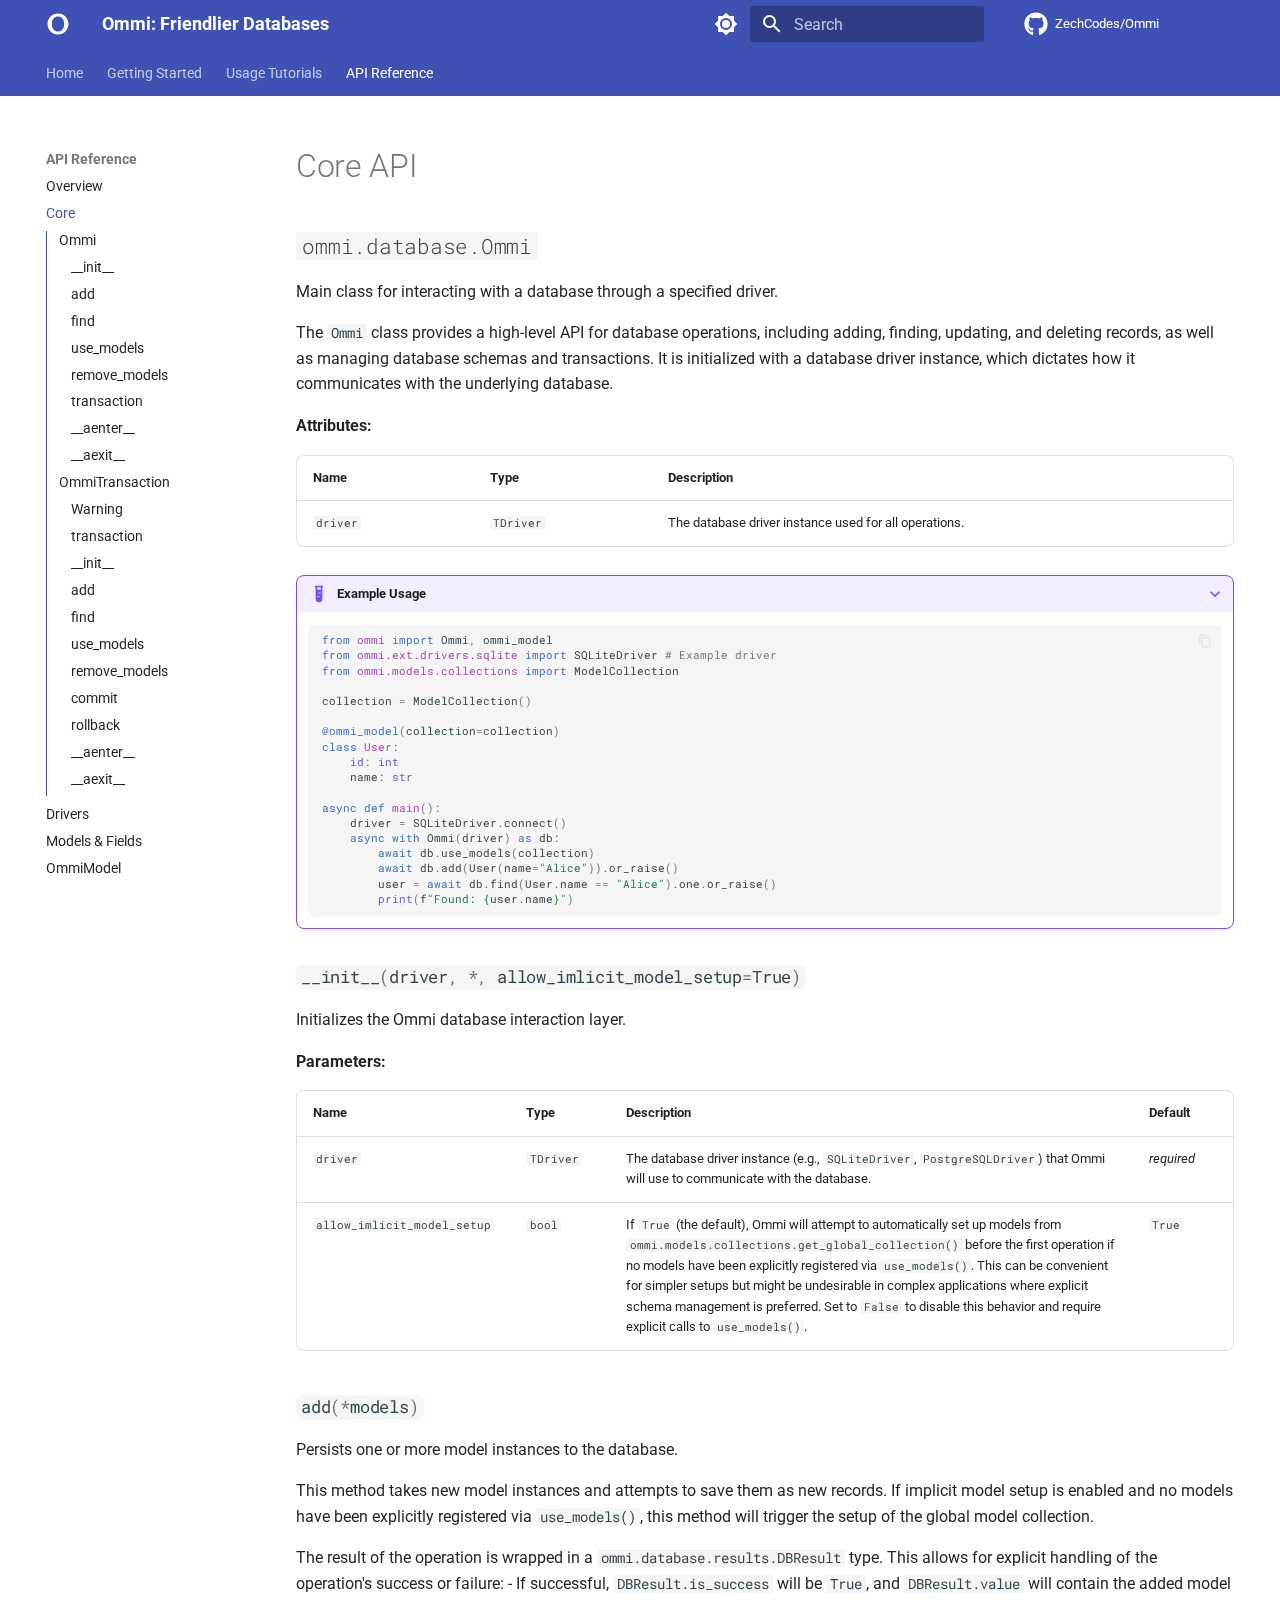
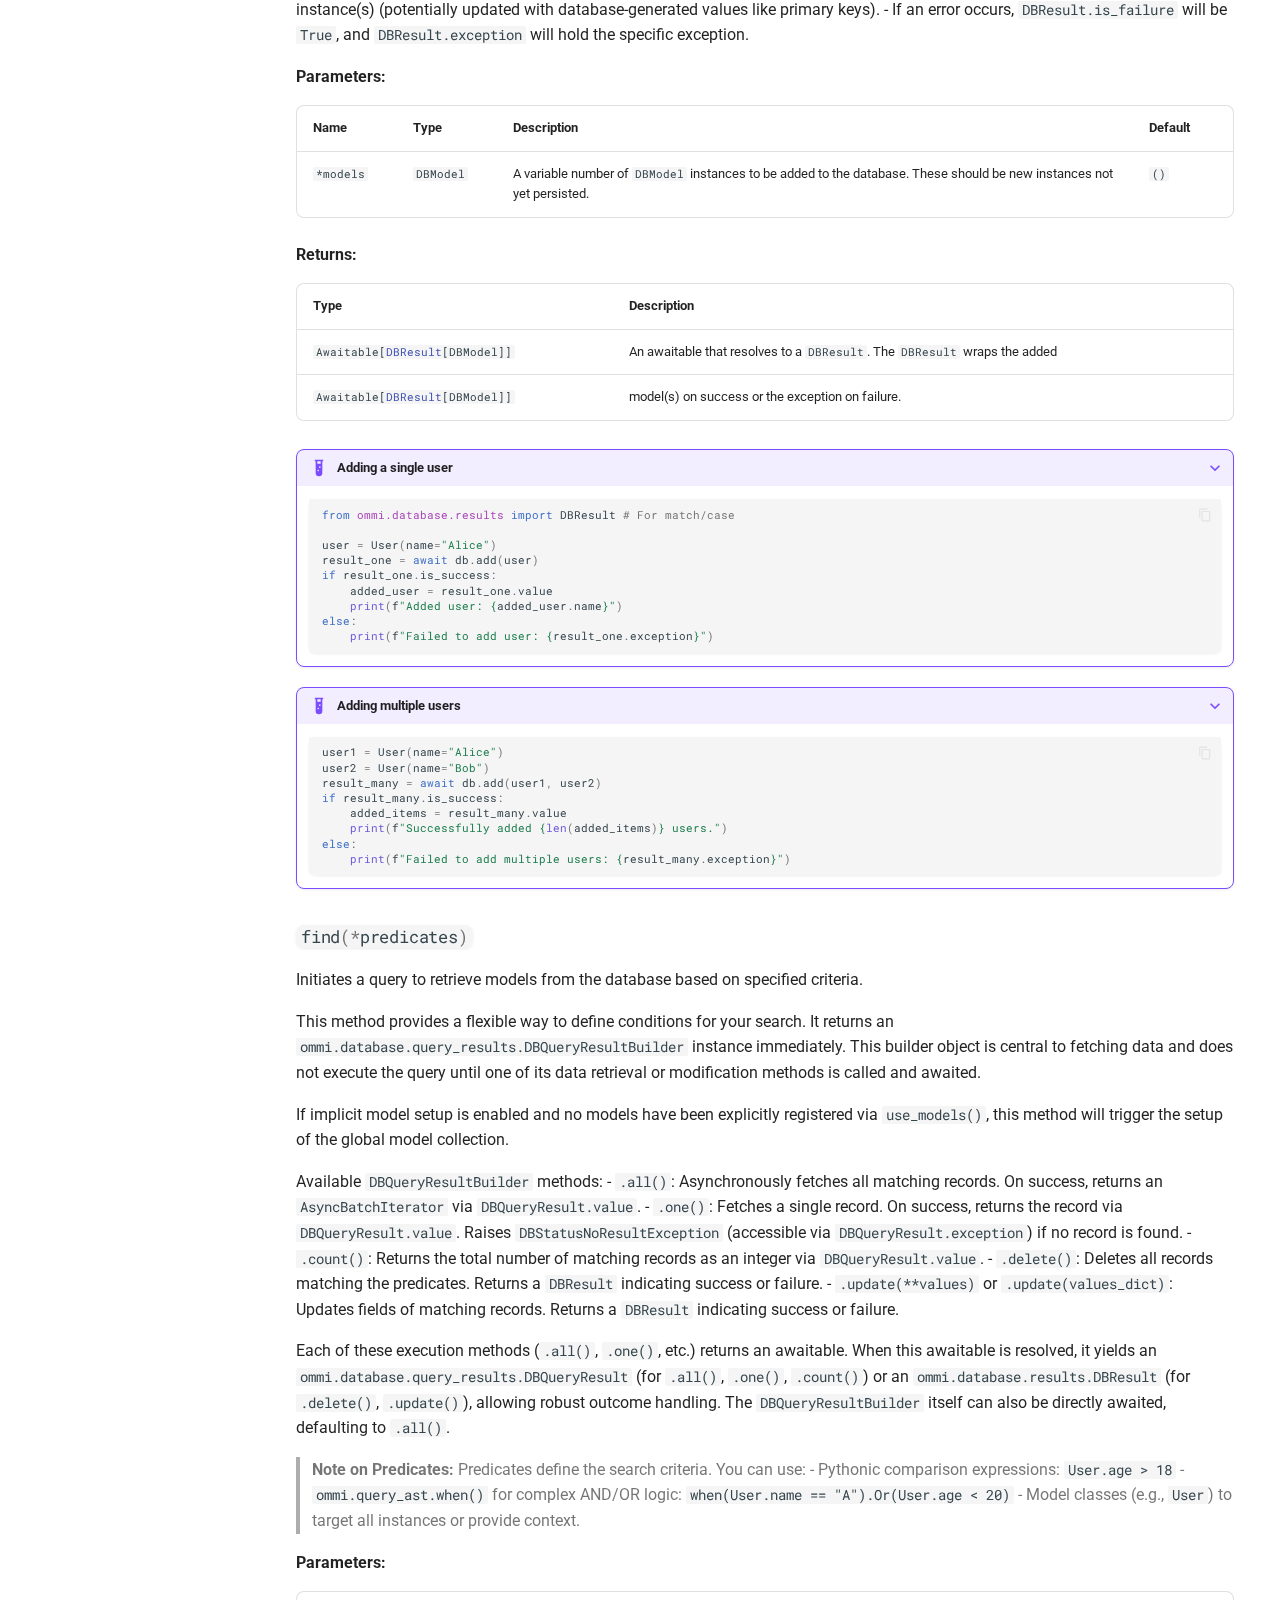
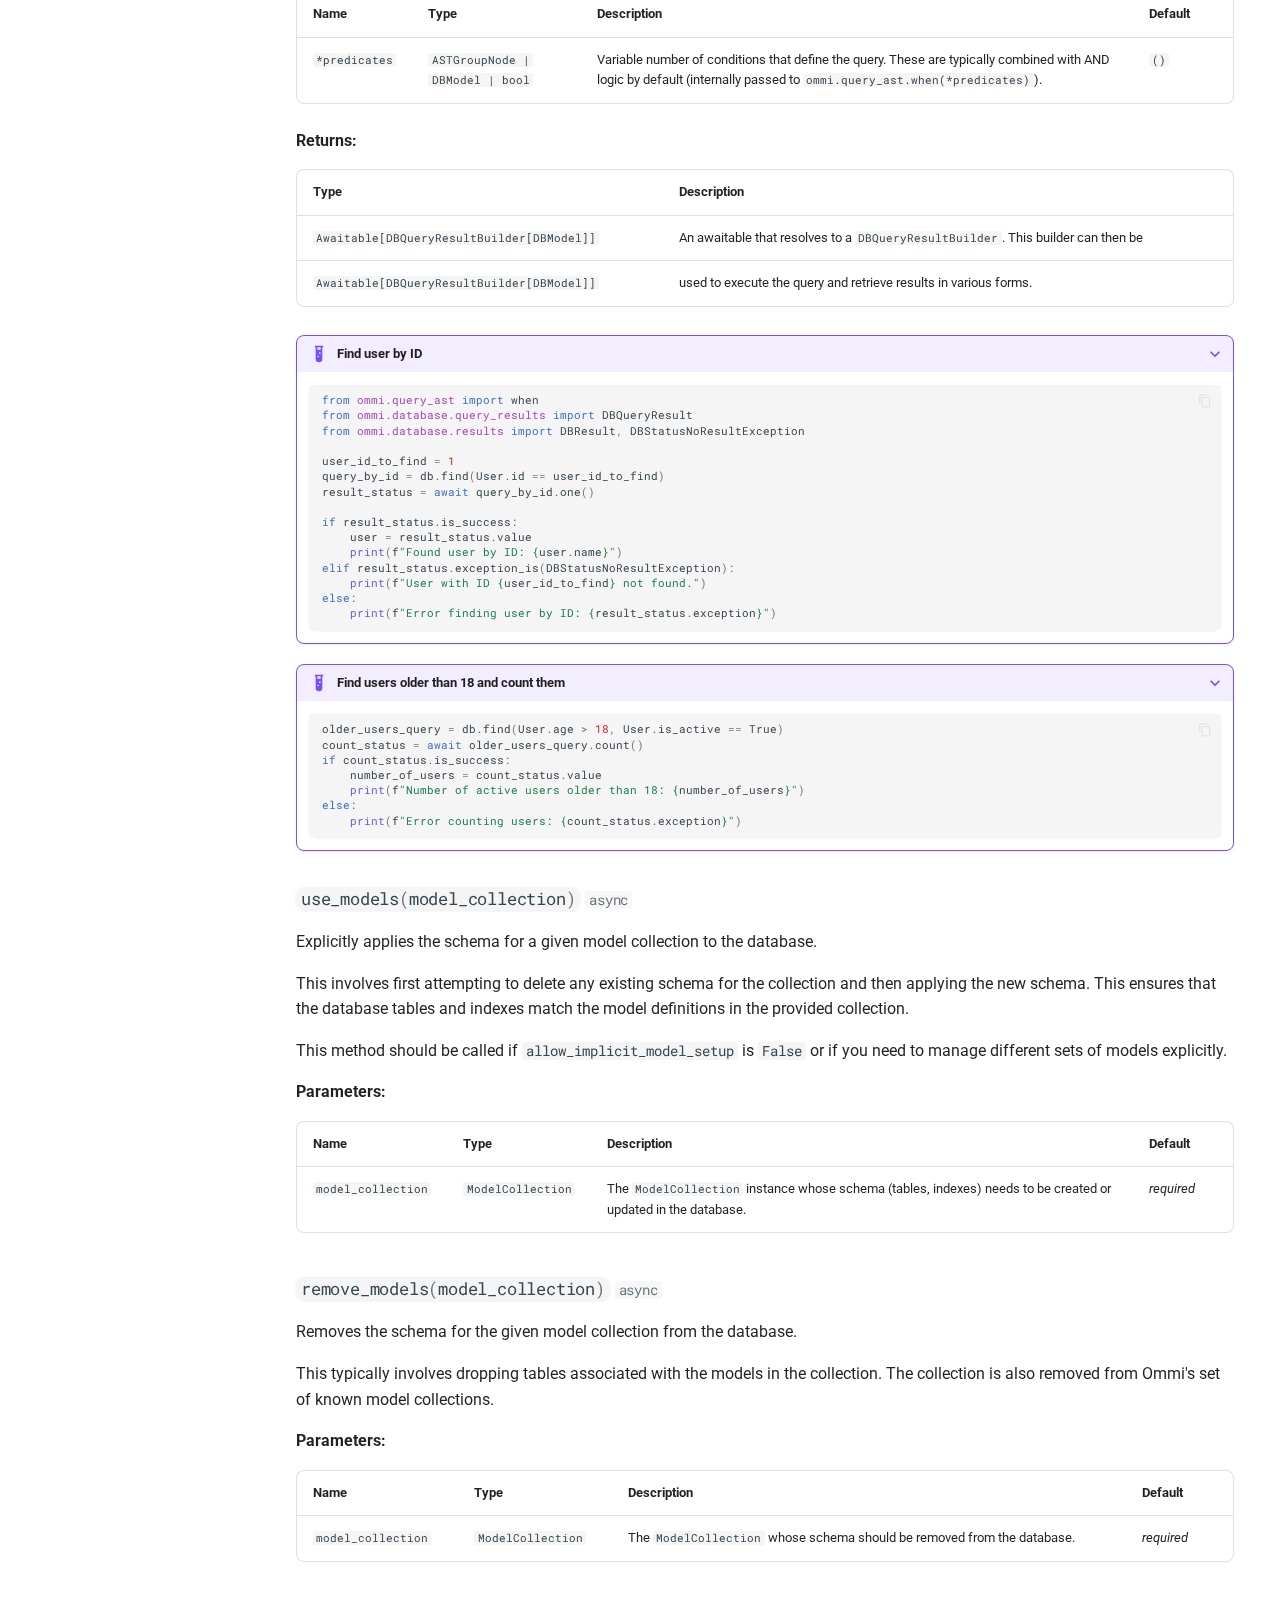
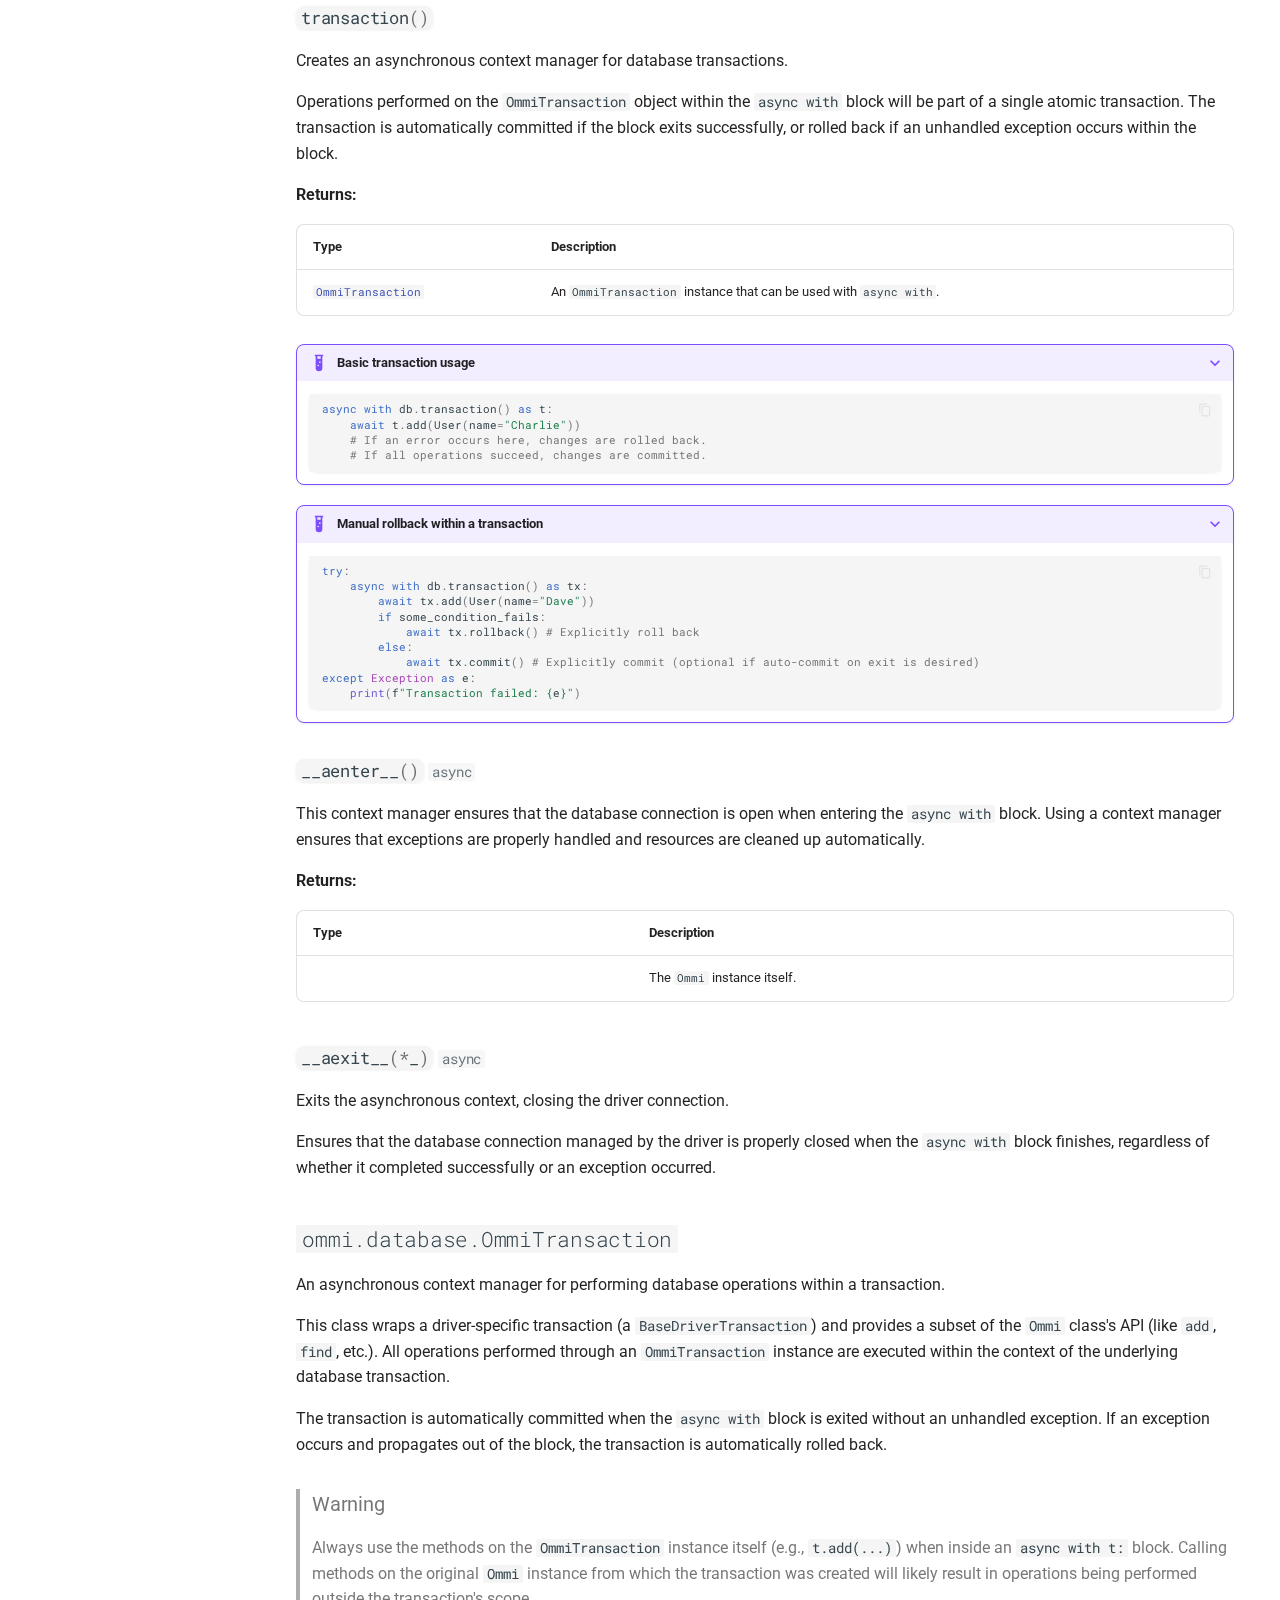
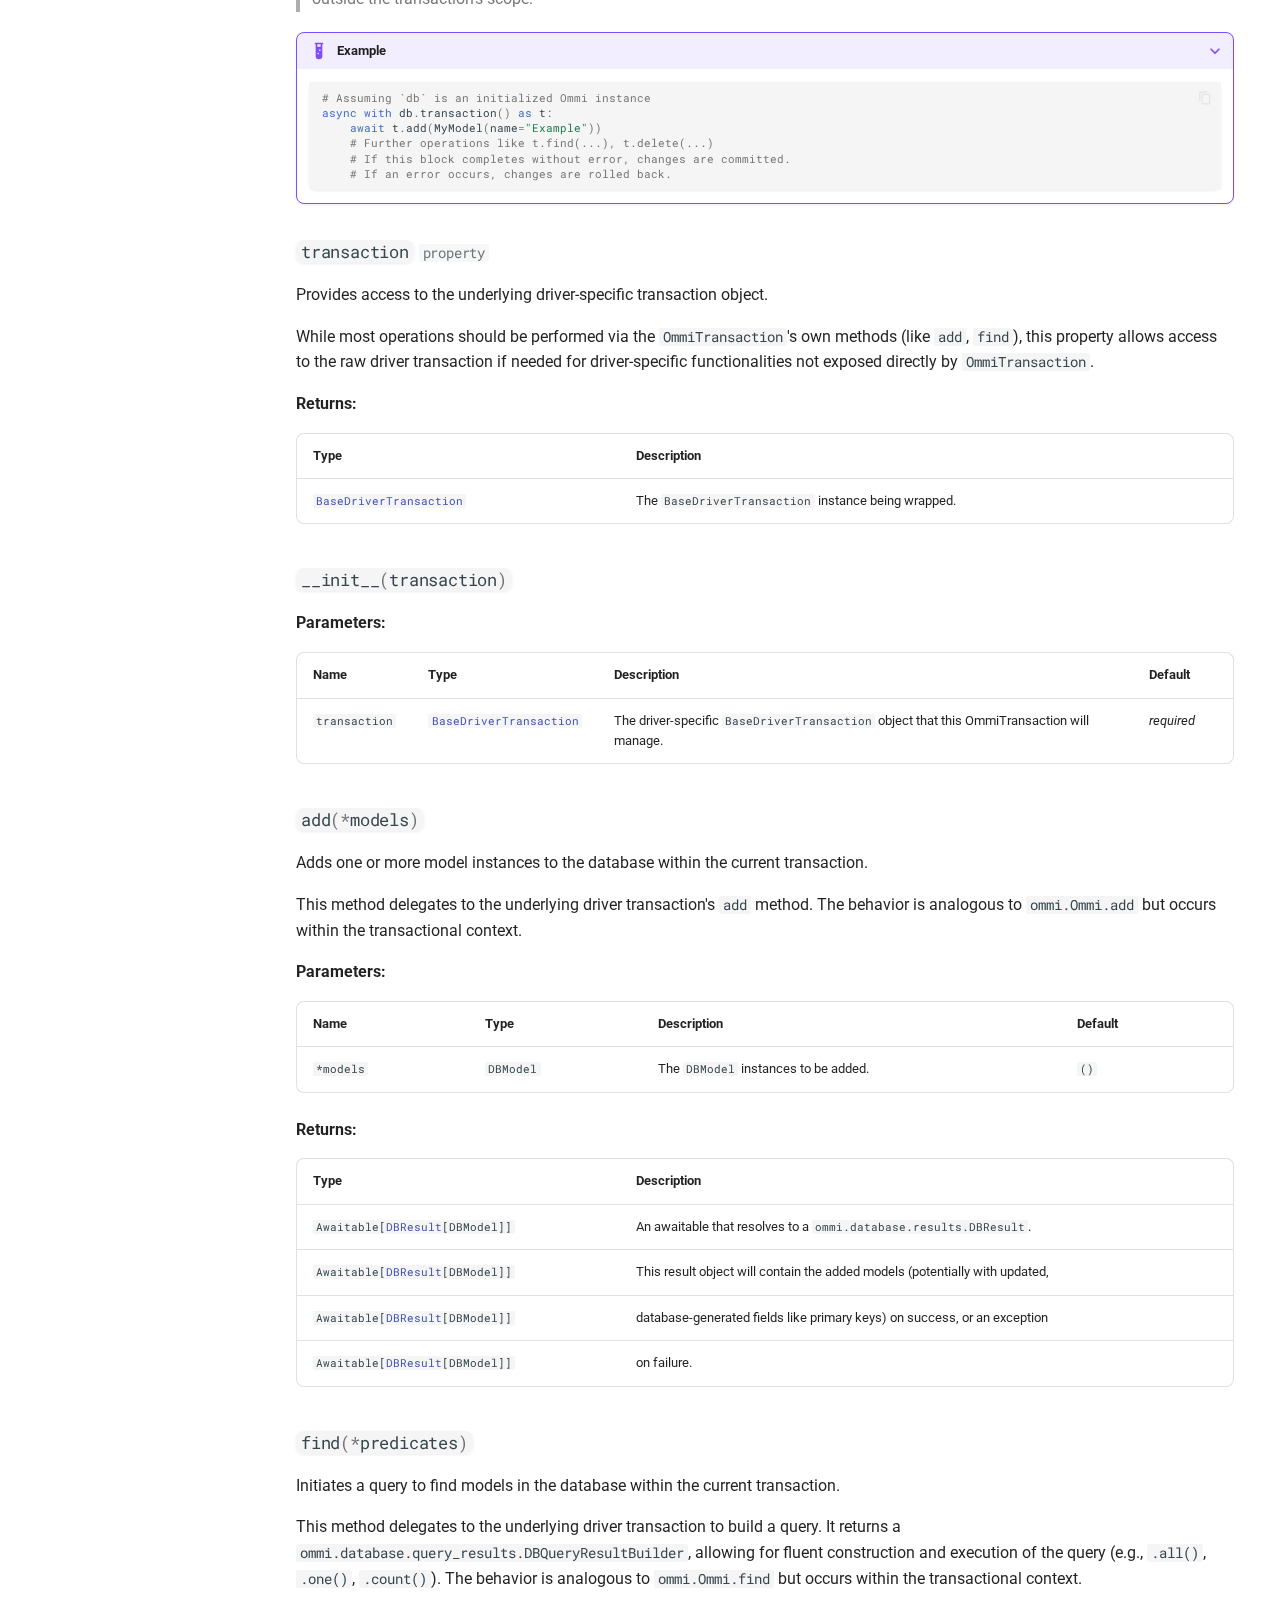
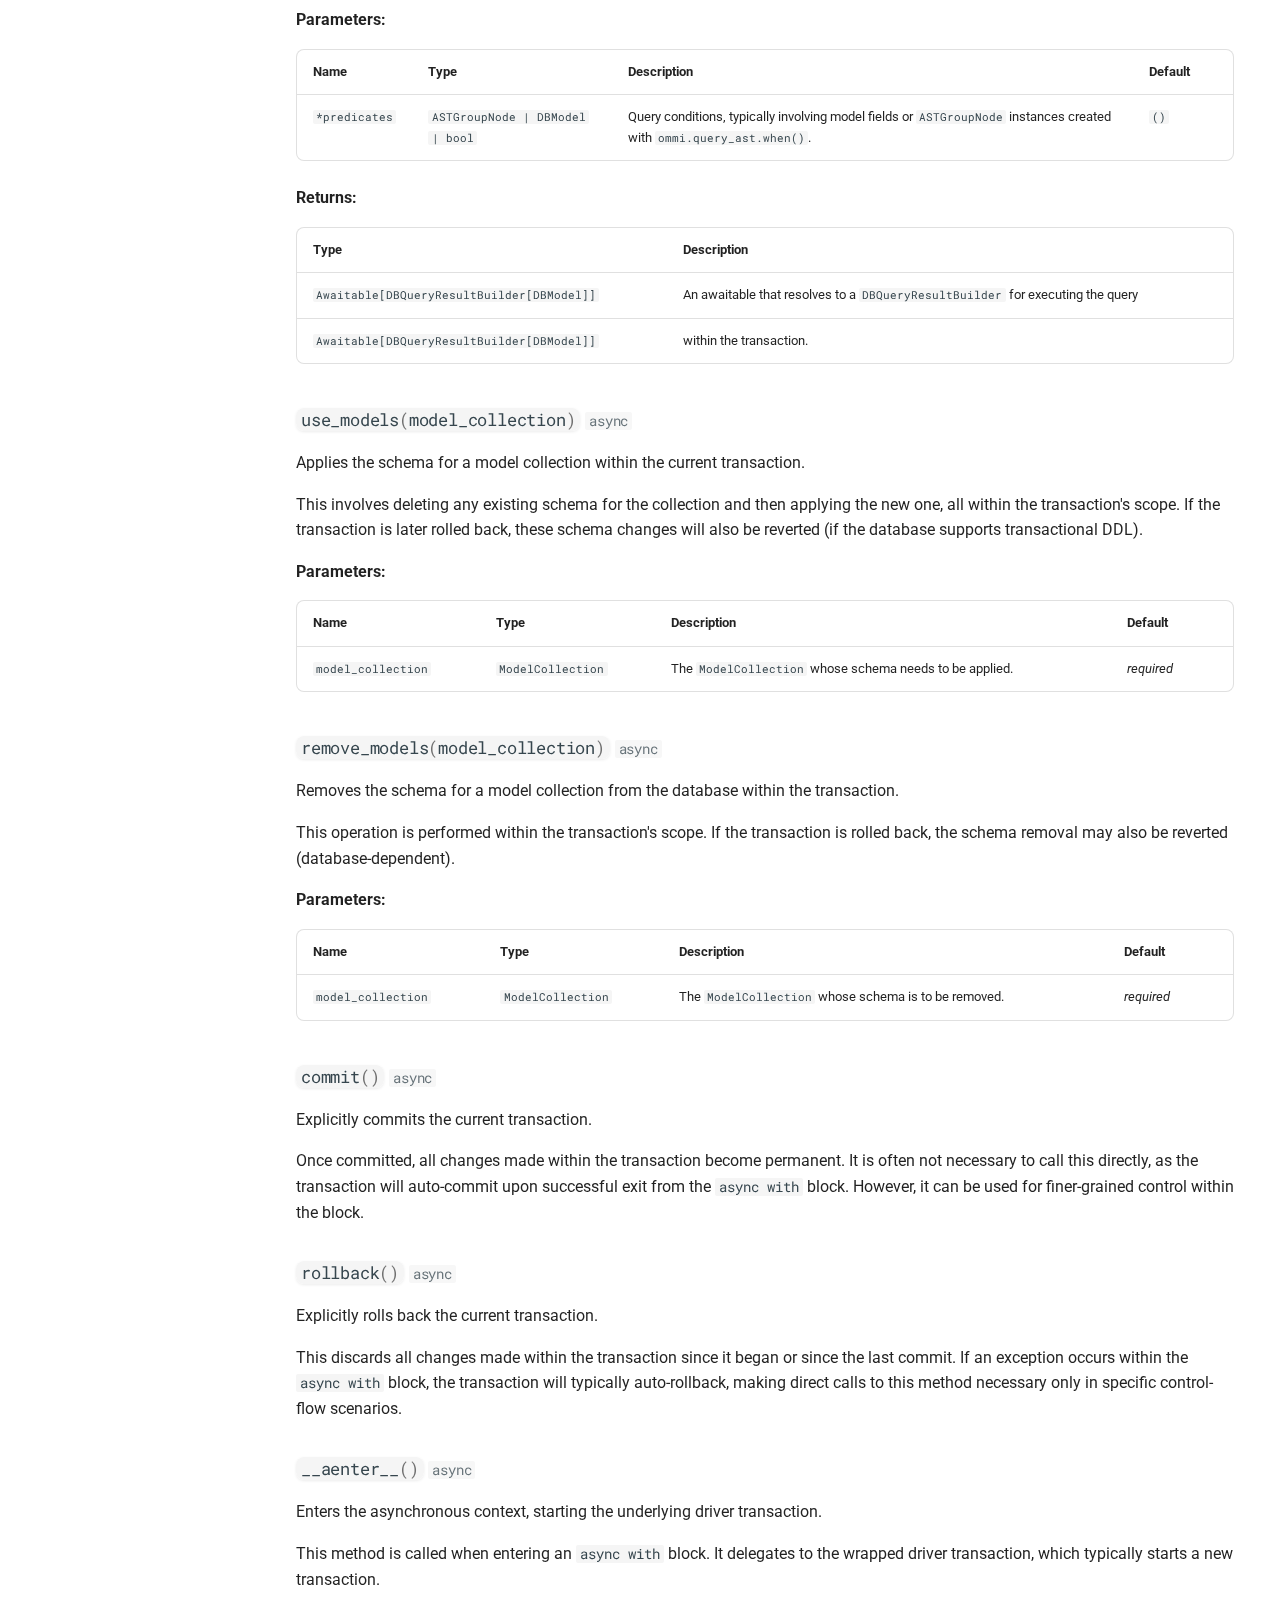
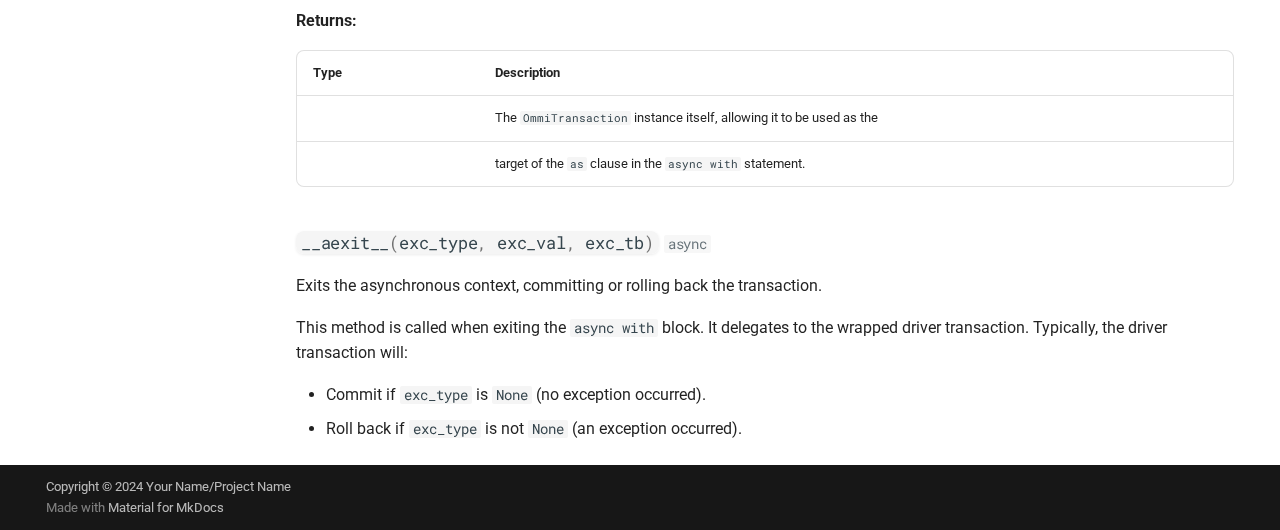
<file: site/api/core/index.html>
<!doctype html>
<html lang="en" class="no-js">
  <head>
    
      <meta charset="utf-8">
      <meta name="viewport" content="width=device-width,initial-scale=1">
      
        <meta name="description" content="An OMM (object model mapper) for the 80% case, providing a consistent interface across database choices.">
      
      
        <meta name="author" content="Zech Zimmerman">
      
      
      
        <link rel="prev" href="../overview/">
      
      
        <link rel="next" href="../drivers/">
      
      
      <link rel="icon" href="../../assets/favicon.svg">
      <meta name="generator" content="mkdocs-1.6.1, mkdocs-material-9.6.14">
    
    
      
        <title>Core - Ommi: Friendlier Databases</title>
      
    
    
      <link rel="stylesheet" href="../../assets/stylesheets/main.342714a4.min.css">
      
        
        <link rel="stylesheet" href="../../assets/stylesheets/palette.06af60db.min.css">
      
      


    
    
      
    
    
      
        
        
        <link rel="preconnect" href="https://fonts.gstatic.com" crossorigin>
        <link rel="stylesheet" href="https://fonts.googleapis.com/css?family=Roboto:300,300i,400,400i,700,700i%7CRoboto+Mono:400,400i,700,700i&display=fallback">
        <style>:root{--md-text-font:"Roboto";--md-code-font:"Roboto Mono"}</style>
      
    
    
      <link rel="stylesheet" href="../../assets/_mkdocstrings.css">
    
      <link rel="stylesheet" href="../../stylesheets/extra.css">
    
    <script>__md_scope=new URL("../..",location),__md_hash=e=>[...e].reduce(((e,_)=>(e<<5)-e+_.charCodeAt(0)),0),__md_get=(e,_=localStorage,t=__md_scope)=>JSON.parse(_.getItem(t.pathname+"."+e)),__md_set=(e,_,t=localStorage,a=__md_scope)=>{try{t.setItem(a.pathname+"."+e,JSON.stringify(_))}catch(e){}}</script>
    
      

    
    
    
  </head>
  
  
    
    
      
    
    
    
    
    <body dir="ltr" data-md-color-scheme="default" data-md-color-primary="indigo" data-md-color-accent="pink">
  
    
    <input class="md-toggle" data-md-toggle="drawer" type="checkbox" id="__drawer" autocomplete="off">
    <input class="md-toggle" data-md-toggle="search" type="checkbox" id="__search" autocomplete="off">
    <label class="md-overlay" for="__drawer"></label>
    <div data-md-component="skip">
      
        
        <a href="#core-api" class="md-skip">
          Skip to content
        </a>
      
    </div>
    <div data-md-component="announce">
      
    </div>
    
    
      

<header class="md-header" data-md-component="header">
  <nav class="md-header__inner md-grid" aria-label="Header">
    <a href="../.." title="Ommi: Friendlier Databases" class="md-header__button md-logo" aria-label="Ommi: Friendlier Databases" data-md-component="logo">
      
  <img src="../../assets/logo.svg" alt="logo">

    </a>
    <label class="md-header__button md-icon" for="__drawer">
      
      <svg xmlns="http://www.w3.org/2000/svg" viewBox="0 0 24 24"><path d="M3 6h18v2H3zm0 5h18v2H3zm0 5h18v2H3z"/></svg>
    </label>
    <div class="md-header__title" data-md-component="header-title">
      <div class="md-header__ellipsis">
        <div class="md-header__topic">
          <span class="md-ellipsis">
            Ommi: Friendlier Databases
          </span>
        </div>
        <div class="md-header__topic" data-md-component="header-topic">
          <span class="md-ellipsis">
            
              Core
            
          </span>
        </div>
      </div>
    </div>
    
      
        <form class="md-header__option" data-md-component="palette">
  
    
    
    
    <input class="md-option" data-md-color-media="" data-md-color-scheme="default" data-md-color-primary="indigo" data-md-color-accent="pink"  aria-label="Switch to dark mode"  type="radio" name="__palette" id="__palette_0">
    
      <label class="md-header__button md-icon" title="Switch to dark mode" for="__palette_1" hidden>
        <svg xmlns="http://www.w3.org/2000/svg" viewBox="0 0 24 24"><path d="M12 8a4 4 0 0 0-4 4 4 4 0 0 0 4 4 4 4 0 0 0 4-4 4 4 0 0 0-4-4m0 10a6 6 0 0 1-6-6 6 6 0 0 1 6-6 6 6 0 0 1 6 6 6 6 0 0 1-6 6m8-9.31V4h-4.69L12 .69 8.69 4H4v4.69L.69 12 4 15.31V20h4.69L12 23.31 15.31 20H20v-4.69L23.31 12z"/></svg>
      </label>
    
  
    
    
    
    <input class="md-option" data-md-color-media="" data-md-color-scheme="slate" data-md-color-primary="blue" data-md-color-accent="lime"  aria-label="Switch to light mode"  type="radio" name="__palette" id="__palette_1">
    
      <label class="md-header__button md-icon" title="Switch to light mode" for="__palette_0" hidden>
        <svg xmlns="http://www.w3.org/2000/svg" viewBox="0 0 24 24"><path d="M12 18c-.89 0-1.74-.2-2.5-.55C11.56 16.5 13 14.42 13 12s-1.44-4.5-3.5-5.45C10.26 6.2 11.11 6 12 6a6 6 0 0 1 6 6 6 6 0 0 1-6 6m8-9.31V4h-4.69L12 .69 8.69 4H4v4.69L.69 12 4 15.31V20h4.69L12 23.31 15.31 20H20v-4.69L23.31 12z"/></svg>
      </label>
    
  
</form>
      
    
    
      <script>var palette=__md_get("__palette");if(palette&&palette.color){if("(prefers-color-scheme)"===palette.color.media){var media=matchMedia("(prefers-color-scheme: light)"),input=document.querySelector(media.matches?"[data-md-color-media='(prefers-color-scheme: light)']":"[data-md-color-media='(prefers-color-scheme: dark)']");palette.color.media=input.getAttribute("data-md-color-media"),palette.color.scheme=input.getAttribute("data-md-color-scheme"),palette.color.primary=input.getAttribute("data-md-color-primary"),palette.color.accent=input.getAttribute("data-md-color-accent")}for(var[key,value]of Object.entries(palette.color))document.body.setAttribute("data-md-color-"+key,value)}</script>
    
    
    
      
      
        <label class="md-header__button md-icon" for="__search">
          
          <svg xmlns="http://www.w3.org/2000/svg" viewBox="0 0 24 24"><path d="M9.5 3A6.5 6.5 0 0 1 16 9.5c0 1.61-.59 3.09-1.56 4.23l.27.27h.79l5 5-1.5 1.5-5-5v-.79l-.27-.27A6.52 6.52 0 0 1 9.5 16 6.5 6.5 0 0 1 3 9.5 6.5 6.5 0 0 1 9.5 3m0 2C7 5 5 7 5 9.5S7 14 9.5 14 14 12 14 9.5 12 5 9.5 5"/></svg>
        </label>
        <div class="md-search" data-md-component="search" role="dialog">
  <label class="md-search__overlay" for="__search"></label>
  <div class="md-search__inner" role="search">
    <form class="md-search__form" name="search">
      <input type="text" class="md-search__input" name="query" aria-label="Search" placeholder="Search" autocapitalize="off" autocorrect="off" autocomplete="off" spellcheck="false" data-md-component="search-query" required>
      <label class="md-search__icon md-icon" for="__search">
        
        <svg xmlns="http://www.w3.org/2000/svg" viewBox="0 0 24 24"><path d="M9.5 3A6.5 6.5 0 0 1 16 9.5c0 1.61-.59 3.09-1.56 4.23l.27.27h.79l5 5-1.5 1.5-5-5v-.79l-.27-.27A6.52 6.52 0 0 1 9.5 16 6.5 6.5 0 0 1 3 9.5 6.5 6.5 0 0 1 9.5 3m0 2C7 5 5 7 5 9.5S7 14 9.5 14 14 12 14 9.5 12 5 9.5 5"/></svg>
        
        <svg xmlns="http://www.w3.org/2000/svg" viewBox="0 0 24 24"><path d="M20 11v2H8l5.5 5.5-1.42 1.42L4.16 12l7.92-7.92L13.5 5.5 8 11z"/></svg>
      </label>
      <nav class="md-search__options" aria-label="Search">
        
        <button type="reset" class="md-search__icon md-icon" title="Clear" aria-label="Clear" tabindex="-1">
          
          <svg xmlns="http://www.w3.org/2000/svg" viewBox="0 0 24 24"><path d="M19 6.41 17.59 5 12 10.59 6.41 5 5 6.41 10.59 12 5 17.59 6.41 19 12 13.41 17.59 19 19 17.59 13.41 12z"/></svg>
        </button>
      </nav>
      
        <div class="md-search__suggest" data-md-component="search-suggest"></div>
      
    </form>
    <div class="md-search__output">
      <div class="md-search__scrollwrap" tabindex="0" data-md-scrollfix>
        <div class="md-search-result" data-md-component="search-result">
          <div class="md-search-result__meta">
            Initializing search
          </div>
          <ol class="md-search-result__list" role="presentation"></ol>
        </div>
      </div>
    </div>
  </div>
</div>
      
    
    
      <div class="md-header__source">
        <a href="https://github.com/ZechCodes/Ommi" title="Go to repository" class="md-source" data-md-component="source">
  <div class="md-source__icon md-icon">
    
    <svg xmlns="http://www.w3.org/2000/svg" viewBox="0 0 496 512"><!--! Font Awesome Free 6.7.2 by @fontawesome - https://fontawesome.com License - https://fontawesome.com/license/free (Icons: CC BY 4.0, Fonts: SIL OFL 1.1, Code: MIT License) Copyright 2024 Fonticons, Inc.--><path d="M165.9 397.4c0 2-2.3 3.6-5.2 3.6-3.3.3-5.6-1.3-5.6-3.6 0-2 2.3-3.6 5.2-3.6 3-.3 5.6 1.3 5.6 3.6m-31.1-4.5c-.7 2 1.3 4.3 4.3 4.9 2.6 1 5.6 0 6.2-2s-1.3-4.3-4.3-5.2c-2.6-.7-5.5.3-6.2 2.3m44.2-1.7c-2.9.7-4.9 2.6-4.6 4.9.3 2 2.9 3.3 5.9 2.6 2.9-.7 4.9-2.6 4.6-4.6-.3-1.9-3-3.2-5.9-2.9M244.8 8C106.1 8 0 113.3 0 252c0 110.9 69.8 205.8 169.5 239.2 12.8 2.3 17.3-5.6 17.3-12.1 0-6.2-.3-40.4-.3-61.4 0 0-70 15-84.7-29.8 0 0-11.4-29.1-27.8-36.6 0 0-22.9-15.7 1.6-15.4 0 0 24.9 2 38.6 25.8 21.9 38.6 58.6 27.5 72.9 20.9 2.3-16 8.8-27.1 16-33.7-55.9-6.2-112.3-14.3-112.3-110.5 0-27.5 7.6-41.3 23.6-58.9-2.6-6.5-11.1-33.3 2.6-67.9 20.9-6.5 69 27 69 27 20-5.6 41.5-8.5 62.8-8.5s42.8 2.9 62.8 8.5c0 0 48.1-33.6 69-27 13.7 34.7 5.2 61.4 2.6 67.9 16 17.7 25.8 31.5 25.8 58.9 0 96.5-58.9 104.2-114.8 110.5 9.2 7.9 17 22.9 17 46.4 0 33.7-.3 75.4-.3 83.6 0 6.5 4.6 14.4 17.3 12.1C428.2 457.8 496 362.9 496 252 496 113.3 383.5 8 244.8 8M97.2 352.9c-1.3 1-1 3.3.7 5.2 1.6 1.6 3.9 2.3 5.2 1 1.3-1 1-3.3-.7-5.2-1.6-1.6-3.9-2.3-5.2-1m-10.8-8.1c-.7 1.3.3 2.9 2.3 3.9 1.6 1 3.6.7 4.3-.7.7-1.3-.3-2.9-2.3-3.9-2-.6-3.6-.3-4.3.7m32.4 35.6c-1.6 1.3-1 4.3 1.3 6.2 2.3 2.3 5.2 2.6 6.5 1 1.3-1.3.7-4.3-1.3-6.2-2.2-2.3-5.2-2.6-6.5-1m-11.4-14.7c-1.6 1-1.6 3.6 0 5.9s4.3 3.3 5.6 2.3c1.6-1.3 1.6-3.9 0-6.2-1.4-2.3-4-3.3-5.6-2"/></svg>
  </div>
  <div class="md-source__repository">
    ZechCodes/Ommi
  </div>
</a>
      </div>
    
  </nav>
  
</header>
    
    <div class="md-container" data-md-component="container">
      
      
        
          
            
<nav class="md-tabs" aria-label="Tabs" data-md-component="tabs">
  <div class="md-grid">
    <ul class="md-tabs__list">
      
        
  
  
  
  
    <li class="md-tabs__item">
      <a href="../.." class="md-tabs__link">
        
  
  
    
  
  Home

      </a>
    </li>
  

      
        
  
  
  
  
    <li class="md-tabs__item">
      <a href="../../getting-started/" class="md-tabs__link">
        
  
  
    
  
  Getting Started

      </a>
    </li>
  

      
        
  
  
  
  
    
    
      <li class="md-tabs__item">
        <a href="../../usage/models/" class="md-tabs__link">
          
  
  
  Usage Tutorials

        </a>
      </li>
    
  

      
        
  
  
  
    
  
  
    
    
      <li class="md-tabs__item md-tabs__item--active">
        <a href="../overview/" class="md-tabs__link">
          
  
  
  API Reference

        </a>
      </li>
    
  

      
    </ul>
  </div>
</nav>
          
        
      
      <main class="md-main" data-md-component="main">
        <div class="md-main__inner md-grid">
          
            
              
              <div class="md-sidebar md-sidebar--primary" data-md-component="sidebar" data-md-type="navigation" >
                <div class="md-sidebar__scrollwrap">
                  <div class="md-sidebar__inner">
                    


  


  

<nav class="md-nav md-nav--primary md-nav--lifted md-nav--integrated" aria-label="Navigation" data-md-level="0">
  <label class="md-nav__title" for="__drawer">
    <a href="../.." title="Ommi: Friendlier Databases" class="md-nav__button md-logo" aria-label="Ommi: Friendlier Databases" data-md-component="logo">
      
  <img src="../../assets/logo.svg" alt="logo">

    </a>
    Ommi: Friendlier Databases
  </label>
  
    <div class="md-nav__source">
      <a href="https://github.com/ZechCodes/Ommi" title="Go to repository" class="md-source" data-md-component="source">
  <div class="md-source__icon md-icon">
    
    <svg xmlns="http://www.w3.org/2000/svg" viewBox="0 0 496 512"><!--! Font Awesome Free 6.7.2 by @fontawesome - https://fontawesome.com License - https://fontawesome.com/license/free (Icons: CC BY 4.0, Fonts: SIL OFL 1.1, Code: MIT License) Copyright 2024 Fonticons, Inc.--><path d="M165.9 397.4c0 2-2.3 3.6-5.2 3.6-3.3.3-5.6-1.3-5.6-3.6 0-2 2.3-3.6 5.2-3.6 3-.3 5.6 1.3 5.6 3.6m-31.1-4.5c-.7 2 1.3 4.3 4.3 4.9 2.6 1 5.6 0 6.2-2s-1.3-4.3-4.3-5.2c-2.6-.7-5.5.3-6.2 2.3m44.2-1.7c-2.9.7-4.9 2.6-4.6 4.9.3 2 2.9 3.3 5.9 2.6 2.9-.7 4.9-2.6 4.6-4.6-.3-1.9-3-3.2-5.9-2.9M244.8 8C106.1 8 0 113.3 0 252c0 110.9 69.8 205.8 169.5 239.2 12.8 2.3 17.3-5.6 17.3-12.1 0-6.2-.3-40.4-.3-61.4 0 0-70 15-84.7-29.8 0 0-11.4-29.1-27.8-36.6 0 0-22.9-15.7 1.6-15.4 0 0 24.9 2 38.6 25.8 21.9 38.6 58.6 27.5 72.9 20.9 2.3-16 8.8-27.1 16-33.7-55.9-6.2-112.3-14.3-112.3-110.5 0-27.5 7.6-41.3 23.6-58.9-2.6-6.5-11.1-33.3 2.6-67.9 20.9-6.5 69 27 69 27 20-5.6 41.5-8.5 62.8-8.5s42.8 2.9 62.8 8.5c0 0 48.1-33.6 69-27 13.7 34.7 5.2 61.4 2.6 67.9 16 17.7 25.8 31.5 25.8 58.9 0 96.5-58.9 104.2-114.8 110.5 9.2 7.9 17 22.9 17 46.4 0 33.7-.3 75.4-.3 83.6 0 6.5 4.6 14.4 17.3 12.1C428.2 457.8 496 362.9 496 252 496 113.3 383.5 8 244.8 8M97.2 352.9c-1.3 1-1 3.3.7 5.2 1.6 1.6 3.9 2.3 5.2 1 1.3-1 1-3.3-.7-5.2-1.6-1.6-3.9-2.3-5.2-1m-10.8-8.1c-.7 1.3.3 2.9 2.3 3.9 1.6 1 3.6.7 4.3-.7.7-1.3-.3-2.9-2.3-3.9-2-.6-3.6-.3-4.3.7m32.4 35.6c-1.6 1.3-1 4.3 1.3 6.2 2.3 2.3 5.2 2.6 6.5 1 1.3-1.3.7-4.3-1.3-6.2-2.2-2.3-5.2-2.6-6.5-1m-11.4-14.7c-1.6 1-1.6 3.6 0 5.9s4.3 3.3 5.6 2.3c1.6-1.3 1.6-3.9 0-6.2-1.4-2.3-4-3.3-5.6-2"/></svg>
  </div>
  <div class="md-source__repository">
    ZechCodes/Ommi
  </div>
</a>
    </div>
  
  <ul class="md-nav__list" data-md-scrollfix>
    
      
      
  
  
  
  
    <li class="md-nav__item">
      <a href="../.." class="md-nav__link">
        
  
  
  <span class="md-ellipsis">
    Home
    
  </span>
  

      </a>
    </li>
  

    
      
      
  
  
  
  
    <li class="md-nav__item">
      <a href="../../getting-started/" class="md-nav__link">
        
  
  
  <span class="md-ellipsis">
    Getting Started
    
  </span>
  

      </a>
    </li>
  

    
      
      
  
  
  
  
    
    
    
    
      
      
        
      
    
    
    <li class="md-nav__item md-nav__item--nested">
      
        
        
          
        
        <input class="md-nav__toggle md-toggle md-toggle--indeterminate" type="checkbox" id="__nav_3" >
        
          
          <label class="md-nav__link" for="__nav_3" id="__nav_3_label" tabindex="0">
            
  
  
  <span class="md-ellipsis">
    Usage Tutorials
    
  </span>
  

            <span class="md-nav__icon md-icon"></span>
          </label>
        
        <nav class="md-nav" data-md-level="1" aria-labelledby="__nav_3_label" aria-expanded="false">
          <label class="md-nav__title" for="__nav_3">
            <span class="md-nav__icon md-icon"></span>
            Usage Tutorials
          </label>
          <ul class="md-nav__list" data-md-scrollfix>
            
              
                
  
  
  
  
    <li class="md-nav__item">
      <a href="../../usage/models/" class="md-nav__link">
        
  
  
  <span class="md-ellipsis">
    Models
    
  </span>
  

      </a>
    </li>
  

              
            
              
                
  
  
  
  
    <li class="md-nav__item">
      <a href="../../usage/lazy-fields/" class="md-nav__link">
        
  
  
  <span class="md-ellipsis">
    Lazy Fields (Query Fields)
    
  </span>
  

      </a>
    </li>
  

              
            
              
                
  
  
  
  
    <li class="md-nav__item">
      <a href="../../usage/association-tables/" class="md-nav__link">
        
  
  
  <span class="md-ellipsis">
    Association Tables
    
  </span>
  

      </a>
    </li>
  

              
            
              
                
  
  
  
  
    <li class="md-nav__item">
      <a href="../../usage/model-collections/" class="md-nav__link">
        
  
  
  <span class="md-ellipsis">
    Model Collections
    
  </span>
  

      </a>
    </li>
  

              
            
              
                
  
  
  
  
    <li class="md-nav__item">
      <a href="../../usage/handling-results/" class="md-nav__link">
        
  
  
  <span class="md-ellipsis">
    Handling Results
    
  </span>
  

      </a>
    </li>
  

              
            
          </ul>
        </nav>
      
    </li>
  

    
      
      
  
  
    
  
  
  
    
    
    
    
      
        
        
      
      
        
      
    
    
    <li class="md-nav__item md-nav__item--active md-nav__item--section md-nav__item--nested">
      
        
        
        <input class="md-nav__toggle md-toggle " type="checkbox" id="__nav_4" checked>
        
          
          <label class="md-nav__link" for="__nav_4" id="__nav_4_label" tabindex="">
            
  
  
  <span class="md-ellipsis">
    API Reference
    
  </span>
  

            <span class="md-nav__icon md-icon"></span>
          </label>
        
        <nav class="md-nav" data-md-level="1" aria-labelledby="__nav_4_label" aria-expanded="true">
          <label class="md-nav__title" for="__nav_4">
            <span class="md-nav__icon md-icon"></span>
            API Reference
          </label>
          <ul class="md-nav__list" data-md-scrollfix>
            
              
                
  
  
  
  
    <li class="md-nav__item">
      <a href="../overview/" class="md-nav__link">
        
  
  
  <span class="md-ellipsis">
    Overview
    
  </span>
  

      </a>
    </li>
  

              
            
              
                
  
  
    
  
  
  
    <li class="md-nav__item md-nav__item--active">
      
      <input class="md-nav__toggle md-toggle" type="checkbox" id="__toc">
      
      
        
      
      
        <label class="md-nav__link md-nav__link--active" for="__toc">
          
  
  
  <span class="md-ellipsis">
    Core
    
  </span>
  

          <span class="md-nav__icon md-icon"></span>
        </label>
      
      <a href="./" class="md-nav__link md-nav__link--active">
        
  
  
  <span class="md-ellipsis">
    Core
    
  </span>
  

      </a>
      
        

<nav class="md-nav md-nav--secondary" aria-label="Table of contents">
  
  
  
    
  
  
    <label class="md-nav__title" for="__toc">
      <span class="md-nav__icon md-icon"></span>
      Table of contents
    </label>
    <ul class="md-nav__list" data-md-component="toc" data-md-scrollfix>
      
        <li class="md-nav__item">
  <a href="#ommi.database.Ommi" class="md-nav__link">
    <span class="md-ellipsis">
      Ommi
    </span>
  </a>
  
    <nav class="md-nav" aria-label="Ommi">
      <ul class="md-nav__list">
        
          <li class="md-nav__item">
  <a href="#ommi.database.Ommi.__init__" class="md-nav__link">
    <span class="md-ellipsis">
      __init__
    </span>
  </a>
  
</li>
        
          <li class="md-nav__item">
  <a href="#ommi.database.Ommi.add" class="md-nav__link">
    <span class="md-ellipsis">
      add
    </span>
  </a>
  
</li>
        
          <li class="md-nav__item">
  <a href="#ommi.database.Ommi.find" class="md-nav__link">
    <span class="md-ellipsis">
      find
    </span>
  </a>
  
</li>
        
          <li class="md-nav__item">
  <a href="#ommi.database.Ommi.use_models" class="md-nav__link">
    <span class="md-ellipsis">
      use_models
    </span>
  </a>
  
</li>
        
          <li class="md-nav__item">
  <a href="#ommi.database.Ommi.remove_models" class="md-nav__link">
    <span class="md-ellipsis">
      remove_models
    </span>
  </a>
  
</li>
        
          <li class="md-nav__item">
  <a href="#ommi.database.Ommi.transaction" class="md-nav__link">
    <span class="md-ellipsis">
      transaction
    </span>
  </a>
  
</li>
        
          <li class="md-nav__item">
  <a href="#ommi.database.Ommi.__aenter__" class="md-nav__link">
    <span class="md-ellipsis">
      __aenter__
    </span>
  </a>
  
</li>
        
          <li class="md-nav__item">
  <a href="#ommi.database.Ommi.__aexit__" class="md-nav__link">
    <span class="md-ellipsis">
      __aexit__
    </span>
  </a>
  
</li>
        
      </ul>
    </nav>
  
</li>
      
        <li class="md-nav__item">
  <a href="#ommi.database.OmmiTransaction" class="md-nav__link">
    <span class="md-ellipsis">
      OmmiTransaction
    </span>
  </a>
  
    <nav class="md-nav" aria-label="OmmiTransaction">
      <ul class="md-nav__list">
        
          <li class="md-nav__item">
  <a href="#ommi.database.OmmiTransaction--warning" class="md-nav__link">
    <span class="md-ellipsis">
      Warning
    </span>
  </a>
  
</li>
        
          <li class="md-nav__item">
  <a href="#ommi.database.OmmiTransaction.transaction" class="md-nav__link">
    <span class="md-ellipsis">
      transaction
    </span>
  </a>
  
</li>
        
          <li class="md-nav__item">
  <a href="#ommi.database.OmmiTransaction.__init__" class="md-nav__link">
    <span class="md-ellipsis">
      __init__
    </span>
  </a>
  
</li>
        
          <li class="md-nav__item">
  <a href="#ommi.database.OmmiTransaction.add" class="md-nav__link">
    <span class="md-ellipsis">
      add
    </span>
  </a>
  
</li>
        
          <li class="md-nav__item">
  <a href="#ommi.database.OmmiTransaction.find" class="md-nav__link">
    <span class="md-ellipsis">
      find
    </span>
  </a>
  
</li>
        
          <li class="md-nav__item">
  <a href="#ommi.database.OmmiTransaction.use_models" class="md-nav__link">
    <span class="md-ellipsis">
      use_models
    </span>
  </a>
  
</li>
        
          <li class="md-nav__item">
  <a href="#ommi.database.OmmiTransaction.remove_models" class="md-nav__link">
    <span class="md-ellipsis">
      remove_models
    </span>
  </a>
  
</li>
        
          <li class="md-nav__item">
  <a href="#ommi.database.OmmiTransaction.commit" class="md-nav__link">
    <span class="md-ellipsis">
      commit
    </span>
  </a>
  
</li>
        
          <li class="md-nav__item">
  <a href="#ommi.database.OmmiTransaction.rollback" class="md-nav__link">
    <span class="md-ellipsis">
      rollback
    </span>
  </a>
  
</li>
        
          <li class="md-nav__item">
  <a href="#ommi.database.OmmiTransaction.__aenter__" class="md-nav__link">
    <span class="md-ellipsis">
      __aenter__
    </span>
  </a>
  
</li>
        
          <li class="md-nav__item">
  <a href="#ommi.database.OmmiTransaction.__aexit__" class="md-nav__link">
    <span class="md-ellipsis">
      __aexit__
    </span>
  </a>
  
</li>
        
      </ul>
    </nav>
  
</li>
      
    </ul>
  
</nav>
      
    </li>
  

              
            
              
                
  
  
  
  
    <li class="md-nav__item">
      <a href="../drivers/" class="md-nav__link">
        
  
  
  <span class="md-ellipsis">
    Drivers
    
  </span>
  

      </a>
    </li>
  

              
            
              
                
  
  
  
  
    <li class="md-nav__item">
      <a href="../models/" class="md-nav__link">
        
  
  
  <span class="md-ellipsis">
    Models & Fields
    
  </span>
  

      </a>
    </li>
  

              
            
              
                
  
  
  
  
    <li class="md-nav__item">
      <a href="../ommi_model/" class="md-nav__link">
        
  
  
  <span class="md-ellipsis">
    OmmiModel
    
  </span>
  

      </a>
    </li>
  

              
            
              
                
  
  
  
  
    <li class="md-nav__item">
      <a href="../results/" class="md-nav__link">
        
  
  
  <span class="md-ellipsis">
    Results
    
  </span>
  

      </a>
    </li>
  

              
            
              
                
  
  
  
  
    <li class="md-nav__item">
      <a href="../lazy_fields/" class="md-nav__link">
        
  
  
  <span class="md-ellipsis">
    Lazy Fields
    
  </span>
  

      </a>
    </li>
  

              
            
          </ul>
        </nav>
      
    </li>
  

    
  </ul>
</nav>
                  </div>
                </div>
              </div>
            
            
          
          
            <div class="md-content" data-md-component="content">
              <article class="md-content__inner md-typeset">
                
                  


  
  


<h1 id="core-api">Core API<a class="headerlink" href="#core-api" title="Permanent link">&para;</a></h1>


<div class="doc doc-object doc-class">



<h2 id="ommi.database.Ommi" class="doc doc-heading">
            <code>ommi.database.Ommi</code>


<a href="#ommi.database.Ommi" class="headerlink" title="Permanent link">&para;</a></h2>


    <div class="doc doc-contents first">


        <p>Main class for interacting with a database through a specified driver.</p>
<p>The <code>Ommi</code> class provides a high-level API for database operations, including
adding, finding, updating, and deleting records, as well as managing database
schemas and transactions. It is initialized with a database driver instance,
which dictates how it communicates with the underlying database.</p>


<p><span class="doc-section-title">Attributes:</span></p>
    <table>
      <thead>
        <tr>
          <th>Name</th>
          <th>Type</th>
          <th>Description</th>
        </tr>
      </thead>
      <tbody>
          <tr class="doc-section-item">
            <td><code><span title="ommi.database.Ommi.driver">driver</span></code></td>
            <td>
                  <code><span title="TDriver">TDriver</span></code>
            </td>
            <td>
              <div class="doc-md-description">
                <p>The database driver instance used for all operations.</p>
              </div>
            </td>
          </tr>
      </tbody>
    </table>


<details class="example" open>
  <summary>Example Usage</summary>
  <div class="highlight"><pre><span></span><code><span id="__span-0-1"><a id="__codelineno-0-1" name="__codelineno-0-1" href="#__codelineno-0-1"></a><span class="kn">from</span><span class="w"> </span><span class="nn">ommi</span><span class="w"> </span><span class="kn">import</span> <span class="n">Ommi</span><span class="p">,</span> <span class="n">ommi_model</span>
</span><span id="__span-0-2"><a id="__codelineno-0-2" name="__codelineno-0-2" href="#__codelineno-0-2"></a><span class="kn">from</span><span class="w"> </span><span class="nn">ommi.ext.drivers.sqlite</span><span class="w"> </span><span class="kn">import</span> <span class="n">SQLiteDriver</span> <span class="c1"># Example driver</span>
</span><span id="__span-0-3"><a id="__codelineno-0-3" name="__codelineno-0-3" href="#__codelineno-0-3"></a><span class="kn">from</span><span class="w"> </span><span class="nn">ommi.models.collections</span><span class="w"> </span><span class="kn">import</span> <span class="n">ModelCollection</span>
</span><span id="__span-0-4"><a id="__codelineno-0-4" name="__codelineno-0-4" href="#__codelineno-0-4"></a>
</span><span id="__span-0-5"><a id="__codelineno-0-5" name="__codelineno-0-5" href="#__codelineno-0-5"></a><span class="n">collection</span> <span class="o">=</span> <span class="n">ModelCollection</span><span class="p">()</span>
</span><span id="__span-0-6"><a id="__codelineno-0-6" name="__codelineno-0-6" href="#__codelineno-0-6"></a>
</span><span id="__span-0-7"><a id="__codelineno-0-7" name="__codelineno-0-7" href="#__codelineno-0-7"></a><span class="nd">@ommi_model</span><span class="p">(</span><span class="n">collection</span><span class="o">=</span><span class="n">collection</span><span class="p">)</span>
</span><span id="__span-0-8"><a id="__codelineno-0-8" name="__codelineno-0-8" href="#__codelineno-0-8"></a><span class="k">class</span><span class="w"> </span><span class="nc">User</span><span class="p">:</span>
</span><span id="__span-0-9"><a id="__codelineno-0-9" name="__codelineno-0-9" href="#__codelineno-0-9"></a>    <span class="nb">id</span><span class="p">:</span> <span class="nb">int</span>
</span><span id="__span-0-10"><a id="__codelineno-0-10" name="__codelineno-0-10" href="#__codelineno-0-10"></a>    <span class="n">name</span><span class="p">:</span> <span class="nb">str</span>
</span><span id="__span-0-11"><a id="__codelineno-0-11" name="__codelineno-0-11" href="#__codelineno-0-11"></a>
</span><span id="__span-0-12"><a id="__codelineno-0-12" name="__codelineno-0-12" href="#__codelineno-0-12"></a><span class="k">async</span> <span class="k">def</span><span class="w"> </span><span class="nf">main</span><span class="p">():</span>
</span><span id="__span-0-13"><a id="__codelineno-0-13" name="__codelineno-0-13" href="#__codelineno-0-13"></a>    <span class="n">driver</span> <span class="o">=</span> <span class="n">SQLiteDriver</span><span class="o">.</span><span class="n">connect</span><span class="p">()</span>
</span><span id="__span-0-14"><a id="__codelineno-0-14" name="__codelineno-0-14" href="#__codelineno-0-14"></a>    <span class="k">async</span> <span class="k">with</span> <span class="n">Ommi</span><span class="p">(</span><span class="n">driver</span><span class="p">)</span> <span class="k">as</span> <span class="n">db</span><span class="p">:</span>
</span><span id="__span-0-15"><a id="__codelineno-0-15" name="__codelineno-0-15" href="#__codelineno-0-15"></a>        <span class="k">await</span> <span class="n">db</span><span class="o">.</span><span class="n">use_models</span><span class="p">(</span><span class="n">collection</span><span class="p">)</span>
</span><span id="__span-0-16"><a id="__codelineno-0-16" name="__codelineno-0-16" href="#__codelineno-0-16"></a>        <span class="k">await</span> <span class="n">db</span><span class="o">.</span><span class="n">add</span><span class="p">(</span><span class="n">User</span><span class="p">(</span><span class="n">name</span><span class="o">=</span><span class="s2">&quot;Alice&quot;</span><span class="p">))</span><span class="o">.</span><span class="n">or_raise</span><span class="p">()</span>
</span><span id="__span-0-17"><a id="__codelineno-0-17" name="__codelineno-0-17" href="#__codelineno-0-17"></a>        <span class="n">user</span> <span class="o">=</span> <span class="k">await</span> <span class="n">db</span><span class="o">.</span><span class="n">find</span><span class="p">(</span><span class="n">User</span><span class="o">.</span><span class="n">name</span> <span class="o">==</span> <span class="s2">&quot;Alice&quot;</span><span class="p">)</span><span class="o">.</span><span class="n">one</span><span class="o">.</span><span class="n">or_raise</span><span class="p">()</span>
</span><span id="__span-0-18"><a id="__codelineno-0-18" name="__codelineno-0-18" href="#__codelineno-0-18"></a>        <span class="nb">print</span><span class="p">(</span><span class="sa">f</span><span class="s2">&quot;Found: </span><span class="si">{</span><span class="n">user</span><span class="o">.</span><span class="n">name</span><span class="si">}</span><span class="s2">&quot;</span><span class="p">)</span>
</span></code></pre></div>
</details>









  <div class="doc doc-children">









<div class="doc doc-object doc-function">


<h3 id="ommi.database.Ommi.__init__" class="doc doc-heading">
            <code class="highlight language-python"><span class="fm">__init__</span><span class="p">(</span><span class="n">driver</span><span class="p">,</span> <span class="o">*</span><span class="p">,</span> <span class="n">allow_imlicit_model_setup</span><span class="o">=</span><span class="kc">True</span><span class="p">)</span></code>

<a href="#ommi.database.Ommi.__init__" class="headerlink" title="Permanent link">&para;</a></h3>


    <div class="doc doc-contents ">

        <p>Initializes the Ommi database interaction layer.</p>


<p><span class="doc-section-title">Parameters:</span></p>
    <table>
      <thead>
        <tr>
          <th>Name</th>
          <th>Type</th>
          <th>Description</th>
          <th>Default</th>
        </tr>
      </thead>
      <tbody>
          <tr class="doc-section-item">
            <td>
                <code>driver</code>
            </td>
            <td>
                  <code><span title="TDriver">TDriver</span></code>
            </td>
            <td>
              <div class="doc-md-description">
                <p>The database driver instance (e.g., <code>SQLiteDriver</code>, <code>PostgreSQLDriver</code>)
that Ommi will use to communicate with the database.</p>
              </div>
            </td>
            <td>
                <em>required</em>
            </td>
          </tr>
          <tr class="doc-section-item">
            <td>
                <code>allow_imlicit_model_setup</code>
            </td>
            <td>
                  <code><span title="bool">bool</span></code>
            </td>
            <td>
              <div class="doc-md-description">
                <p>If <code>True</code> (the default), Ommi will attempt to
automatically set up models from <code>ommi.models.collections.get_global_collection()</code>
before the first operation if no models have been explicitly registered via
<code>use_models()</code>. This can be convenient for simpler setups but might be
undesirable in complex applications where explicit schema management is preferred.
Set to <code>False</code> to disable this behavior and require explicit calls to <code>use_models()</code>.</p>
              </div>
            </td>
            <td>
                  <code>True</code>
            </td>
          </tr>
      </tbody>
    </table>


    </div>

</div>

<div class="doc doc-object doc-function">


<h3 id="ommi.database.Ommi.add" class="doc doc-heading">
            <code class="highlight language-python"><span class="n">add</span><span class="p">(</span><span class="o">*</span><span class="n">models</span><span class="p">)</span></code>

<a href="#ommi.database.Ommi.add" class="headerlink" title="Permanent link">&para;</a></h3>


    <div class="doc doc-contents ">

        <p>Persists one or more model instances to the database.</p>
<p>This method takes new model instances and attempts to save them as new records.
If implicit model setup is enabled and no models have been explicitly registered
via <code>use_models()</code>, this method will trigger the setup of the global model collection.</p>
<p>The result of the operation is wrapped in a <code>ommi.database.results.DBResult</code> type.
This allows for explicit handling of the operation's success or failure:
-   If successful, <code>DBResult.is_success</code> will be <code>True</code>, and <code>DBResult.value</code>
    will contain the added model instance(s) (potentially updated with database-generated
    values like primary keys).
-   If an error occurs, <code>DBResult.is_failure</code> will be <code>True</code>, and
    <code>DBResult.exception</code> will hold the specific exception.</p>


<p><span class="doc-section-title">Parameters:</span></p>
    <table>
      <thead>
        <tr>
          <th>Name</th>
          <th>Type</th>
          <th>Description</th>
          <th>Default</th>
        </tr>
      </thead>
      <tbody>
          <tr class="doc-section-item">
            <td>
                <code>*models</code>
            </td>
            <td>
                  <code><span title="ommi.shared_types.DBModel">DBModel</span></code>
            </td>
            <td>
              <div class="doc-md-description">
                <p>A variable number of <code>DBModel</code> instances to be added to the
     database. These should be new instances not yet persisted.</p>
              </div>
            </td>
            <td>
                  <code>()</code>
            </td>
          </tr>
      </tbody>
    </table>


    <p><span class="doc-section-title">Returns:</span></p>
    <table>
      <thead>
        <tr>
          <th>Type</th>
          <th>Description</th>
        </tr>
      </thead>
      <tbody>
          <tr class="doc-section-item">
            <td>
                  <code><span title="typing.Awaitable">Awaitable</span>[<a class="autorefs autorefs-internal" title="ommi.database.results.DBResult" href="../results/#ommi.database.results.DBResult">DBResult</a>[<span title="ommi.shared_types.DBModel">DBModel</span>]]</code>
            </td>
            <td>
              <div class="doc-md-description">
                <p>An awaitable that resolves to a <code>DBResult</code>. The <code>DBResult</code> wraps the added</p>
              </div>
            </td>
          </tr>
          <tr class="doc-section-item">
            <td>
                  <code><span title="typing.Awaitable">Awaitable</span>[<a class="autorefs autorefs-internal" title="ommi.database.results.DBResult" href="../results/#ommi.database.results.DBResult">DBResult</a>[<span title="ommi.shared_types.DBModel">DBModel</span>]]</code>
            </td>
            <td>
              <div class="doc-md-description">
                <p>model(s) on success or the exception on failure.</p>
              </div>
            </td>
          </tr>
      </tbody>
    </table>


<details class="example" open>
  <summary>Adding a single user</summary>
  <div class="highlight"><pre><span></span><code><span id="__span-0-1"><a id="__codelineno-0-1" name="__codelineno-0-1" href="#__codelineno-0-1"></a><span class="kn">from</span><span class="w"> </span><span class="nn">ommi.database.results</span><span class="w"> </span><span class="kn">import</span> <span class="n">DBResult</span> <span class="c1"># For match/case</span>
</span><span id="__span-0-2"><a id="__codelineno-0-2" name="__codelineno-0-2" href="#__codelineno-0-2"></a>
</span><span id="__span-0-3"><a id="__codelineno-0-3" name="__codelineno-0-3" href="#__codelineno-0-3"></a><span class="n">user</span> <span class="o">=</span> <span class="n">User</span><span class="p">(</span><span class="n">name</span><span class="o">=</span><span class="s2">&quot;Alice&quot;</span><span class="p">)</span>
</span><span id="__span-0-4"><a id="__codelineno-0-4" name="__codelineno-0-4" href="#__codelineno-0-4"></a><span class="n">result_one</span> <span class="o">=</span> <span class="k">await</span> <span class="n">db</span><span class="o">.</span><span class="n">add</span><span class="p">(</span><span class="n">user</span><span class="p">)</span>
</span><span id="__span-0-5"><a id="__codelineno-0-5" name="__codelineno-0-5" href="#__codelineno-0-5"></a><span class="k">if</span> <span class="n">result_one</span><span class="o">.</span><span class="n">is_success</span><span class="p">:</span>
</span><span id="__span-0-6"><a id="__codelineno-0-6" name="__codelineno-0-6" href="#__codelineno-0-6"></a>    <span class="n">added_user</span> <span class="o">=</span> <span class="n">result_one</span><span class="o">.</span><span class="n">value</span>
</span><span id="__span-0-7"><a id="__codelineno-0-7" name="__codelineno-0-7" href="#__codelineno-0-7"></a>    <span class="nb">print</span><span class="p">(</span><span class="sa">f</span><span class="s2">&quot;Added user: </span><span class="si">{</span><span class="n">added_user</span><span class="o">.</span><span class="n">name</span><span class="si">}</span><span class="s2">&quot;</span><span class="p">)</span>
</span><span id="__span-0-8"><a id="__codelineno-0-8" name="__codelineno-0-8" href="#__codelineno-0-8"></a><span class="k">else</span><span class="p">:</span>
</span><span id="__span-0-9"><a id="__codelineno-0-9" name="__codelineno-0-9" href="#__codelineno-0-9"></a>    <span class="nb">print</span><span class="p">(</span><span class="sa">f</span><span class="s2">&quot;Failed to add user: </span><span class="si">{</span><span class="n">result_one</span><span class="o">.</span><span class="n">exception</span><span class="si">}</span><span class="s2">&quot;</span><span class="p">)</span>
</span></code></pre></div>
</details>

<details class="example" open>
  <summary>Adding multiple users</summary>
  <div class="highlight"><pre><span></span><code><span id="__span-0-1"><a id="__codelineno-0-1" name="__codelineno-0-1" href="#__codelineno-0-1"></a><span class="n">user1</span> <span class="o">=</span> <span class="n">User</span><span class="p">(</span><span class="n">name</span><span class="o">=</span><span class="s2">&quot;Alice&quot;</span><span class="p">)</span>
</span><span id="__span-0-2"><a id="__codelineno-0-2" name="__codelineno-0-2" href="#__codelineno-0-2"></a><span class="n">user2</span> <span class="o">=</span> <span class="n">User</span><span class="p">(</span><span class="n">name</span><span class="o">=</span><span class="s2">&quot;Bob&quot;</span><span class="p">)</span>
</span><span id="__span-0-3"><a id="__codelineno-0-3" name="__codelineno-0-3" href="#__codelineno-0-3"></a><span class="n">result_many</span> <span class="o">=</span> <span class="k">await</span> <span class="n">db</span><span class="o">.</span><span class="n">add</span><span class="p">(</span><span class="n">user1</span><span class="p">,</span> <span class="n">user2</span><span class="p">)</span>
</span><span id="__span-0-4"><a id="__codelineno-0-4" name="__codelineno-0-4" href="#__codelineno-0-4"></a><span class="k">if</span> <span class="n">result_many</span><span class="o">.</span><span class="n">is_success</span><span class="p">:</span>
</span><span id="__span-0-5"><a id="__codelineno-0-5" name="__codelineno-0-5" href="#__codelineno-0-5"></a>    <span class="n">added_items</span> <span class="o">=</span> <span class="n">result_many</span><span class="o">.</span><span class="n">value</span>
</span><span id="__span-0-6"><a id="__codelineno-0-6" name="__codelineno-0-6" href="#__codelineno-0-6"></a>    <span class="nb">print</span><span class="p">(</span><span class="sa">f</span><span class="s2">&quot;Successfully added </span><span class="si">{</span><span class="nb">len</span><span class="p">(</span><span class="n">added_items</span><span class="p">)</span><span class="si">}</span><span class="s2"> users.&quot;</span><span class="p">)</span>
</span><span id="__span-0-7"><a id="__codelineno-0-7" name="__codelineno-0-7" href="#__codelineno-0-7"></a><span class="k">else</span><span class="p">:</span>
</span><span id="__span-0-8"><a id="__codelineno-0-8" name="__codelineno-0-8" href="#__codelineno-0-8"></a>    <span class="nb">print</span><span class="p">(</span><span class="sa">f</span><span class="s2">&quot;Failed to add multiple users: </span><span class="si">{</span><span class="n">result_many</span><span class="o">.</span><span class="n">exception</span><span class="si">}</span><span class="s2">&quot;</span><span class="p">)</span>
</span></code></pre></div>
</details>

    </div>

</div>

<div class="doc doc-object doc-function">


<h3 id="ommi.database.Ommi.find" class="doc doc-heading">
            <code class="highlight language-python"><span class="n">find</span><span class="p">(</span><span class="o">*</span><span class="n">predicates</span><span class="p">)</span></code>

<a href="#ommi.database.Ommi.find" class="headerlink" title="Permanent link">&para;</a></h3>


    <div class="doc doc-contents ">

        <p>Initiates a query to retrieve models from the database based on specified criteria.</p>
<p>This method provides a flexible way to define conditions for your search. It returns
an <code>ommi.database.query_results.DBQueryResultBuilder</code> instance immediately.
This builder object is central to fetching data and does not execute the query
until one of its data retrieval or modification methods is called and awaited.</p>
<p>If implicit model setup is enabled and no models have been explicitly registered
via <code>use_models()</code>, this method will trigger the setup of the global model collection.</p>
<p>Available <code>DBQueryResultBuilder</code> methods:
-   <code>.all()</code>: Asynchronously fetches all matching records. On success, returns an
    <code>AsyncBatchIterator</code> via <code>DBQueryResult.value</code>.
-   <code>.one()</code>: Fetches a single record. On success, returns the record via <code>DBQueryResult.value</code>.
    Raises <code>DBStatusNoResultException</code> (accessible via <code>DBQueryResult.exception</code>)
    if no record is found.
-   <code>.count()</code>: Returns the total number of matching records as an integer via
    <code>DBQueryResult.value</code>.
-   <code>.delete()</code>: Deletes all records matching the predicates. Returns a <code>DBResult</code>
    indicating success or failure.
-   <code>.update(**values)</code> or <code>.update(values_dict)</code>: Updates fields of matching records.
    Returns a <code>DBResult</code> indicating success or failure.</p>
<p>Each of these execution methods (<code>.all()</code>, <code>.one()</code>, etc.) returns an awaitable.
When this awaitable is resolved, it yields an <code>ommi.database.query_results.DBQueryResult</code>
(for <code>.all()</code>, <code>.one()</code>, <code>.count()</code>) or an <code>ommi.database.results.DBResult</code>
(for <code>.delete()</code>, <code>.update()</code>), allowing robust outcome handling.
The <code>DBQueryResultBuilder</code> itself can also be directly awaited, defaulting to <code>.all()</code>.</p>
<blockquote>
<p><strong>Note on Predicates:</strong>
Predicates define the search criteria. You can use:
- Pythonic comparison expressions: <code>User.age &gt; 18</code>
- <code>ommi.query_ast.when()</code> for complex AND/OR logic: <code>when(User.name == "A").Or(User.age &lt; 20)</code>
- Model classes (e.g., <code>User</code>) to target all instances or provide context.</p>
</blockquote>


<p><span class="doc-section-title">Parameters:</span></p>
    <table>
      <thead>
        <tr>
          <th>Name</th>
          <th>Type</th>
          <th>Description</th>
          <th>Default</th>
        </tr>
      </thead>
      <tbody>
          <tr class="doc-section-item">
            <td>
                <code>*predicates</code>
            </td>
            <td>
                  <code><span title="ommi.query_ast.ASTGroupNode">ASTGroupNode</span> | <span title="ommi.shared_types.DBModel">DBModel</span> | <span title="bool">bool</span></code>
            </td>
            <td>
              <div class="doc-md-description">
                <p>Variable number of conditions that define the query. These are
typically combined with AND logic by default (internally passed to
<code>ommi.query_ast.when(*predicates)</code>).</p>
              </div>
            </td>
            <td>
                  <code>()</code>
            </td>
          </tr>
      </tbody>
    </table>


    <p><span class="doc-section-title">Returns:</span></p>
    <table>
      <thead>
        <tr>
          <th>Type</th>
          <th>Description</th>
        </tr>
      </thead>
      <tbody>
          <tr class="doc-section-item">
            <td>
                  <code><span title="typing.Awaitable">Awaitable</span>[<span title="ommi.database.query_results.DBQueryResultBuilder">DBQueryResultBuilder</span>[<span title="ommi.shared_types.DBModel">DBModel</span>]]</code>
            </td>
            <td>
              <div class="doc-md-description">
                <p>An awaitable that resolves to a <code>DBQueryResultBuilder</code>. This builder can then be</p>
              </div>
            </td>
          </tr>
          <tr class="doc-section-item">
            <td>
                  <code><span title="typing.Awaitable">Awaitable</span>[<span title="ommi.database.query_results.DBQueryResultBuilder">DBQueryResultBuilder</span>[<span title="ommi.shared_types.DBModel">DBModel</span>]]</code>
            </td>
            <td>
              <div class="doc-md-description">
                <p>used to execute the query and retrieve results in various forms.</p>
              </div>
            </td>
          </tr>
      </tbody>
    </table>


<details class="example" open>
  <summary>Find user by ID</summary>
  <div class="highlight"><pre><span></span><code><span id="__span-0-1"><a id="__codelineno-0-1" name="__codelineno-0-1" href="#__codelineno-0-1"></a><span class="kn">from</span><span class="w"> </span><span class="nn">ommi.query_ast</span><span class="w"> </span><span class="kn">import</span> <span class="n">when</span>
</span><span id="__span-0-2"><a id="__codelineno-0-2" name="__codelineno-0-2" href="#__codelineno-0-2"></a><span class="kn">from</span><span class="w"> </span><span class="nn">ommi.database.query_results</span><span class="w"> </span><span class="kn">import</span> <span class="n">DBQueryResult</span>
</span><span id="__span-0-3"><a id="__codelineno-0-3" name="__codelineno-0-3" href="#__codelineno-0-3"></a><span class="kn">from</span><span class="w"> </span><span class="nn">ommi.database.results</span><span class="w"> </span><span class="kn">import</span> <span class="n">DBResult</span><span class="p">,</span> <span class="n">DBStatusNoResultException</span>
</span><span id="__span-0-4"><a id="__codelineno-0-4" name="__codelineno-0-4" href="#__codelineno-0-4"></a>
</span><span id="__span-0-5"><a id="__codelineno-0-5" name="__codelineno-0-5" href="#__codelineno-0-5"></a><span class="n">user_id_to_find</span> <span class="o">=</span> <span class="mi">1</span>
</span><span id="__span-0-6"><a id="__codelineno-0-6" name="__codelineno-0-6" href="#__codelineno-0-6"></a><span class="n">query_by_id</span> <span class="o">=</span> <span class="n">db</span><span class="o">.</span><span class="n">find</span><span class="p">(</span><span class="n">User</span><span class="o">.</span><span class="n">id</span> <span class="o">==</span> <span class="n">user_id_to_find</span><span class="p">)</span>
</span><span id="__span-0-7"><a id="__codelineno-0-7" name="__codelineno-0-7" href="#__codelineno-0-7"></a><span class="n">result_status</span> <span class="o">=</span> <span class="k">await</span> <span class="n">query_by_id</span><span class="o">.</span><span class="n">one</span><span class="p">()</span>
</span><span id="__span-0-8"><a id="__codelineno-0-8" name="__codelineno-0-8" href="#__codelineno-0-8"></a>
</span><span id="__span-0-9"><a id="__codelineno-0-9" name="__codelineno-0-9" href="#__codelineno-0-9"></a><span class="k">if</span> <span class="n">result_status</span><span class="o">.</span><span class="n">is_success</span><span class="p">:</span>
</span><span id="__span-0-10"><a id="__codelineno-0-10" name="__codelineno-0-10" href="#__codelineno-0-10"></a>    <span class="n">user</span> <span class="o">=</span> <span class="n">result_status</span><span class="o">.</span><span class="n">value</span>
</span><span id="__span-0-11"><a id="__codelineno-0-11" name="__codelineno-0-11" href="#__codelineno-0-11"></a>    <span class="nb">print</span><span class="p">(</span><span class="sa">f</span><span class="s2">&quot;Found user by ID: </span><span class="si">{</span><span class="n">user</span><span class="o">.</span><span class="n">name</span><span class="si">}</span><span class="s2">&quot;</span><span class="p">)</span>
</span><span id="__span-0-12"><a id="__codelineno-0-12" name="__codelineno-0-12" href="#__codelineno-0-12"></a><span class="k">elif</span> <span class="n">result_status</span><span class="o">.</span><span class="n">exception_is</span><span class="p">(</span><span class="n">DBStatusNoResultException</span><span class="p">):</span>
</span><span id="__span-0-13"><a id="__codelineno-0-13" name="__codelineno-0-13" href="#__codelineno-0-13"></a>    <span class="nb">print</span><span class="p">(</span><span class="sa">f</span><span class="s2">&quot;User with ID </span><span class="si">{</span><span class="n">user_id_to_find</span><span class="si">}</span><span class="s2"> not found.&quot;</span><span class="p">)</span>
</span><span id="__span-0-14"><a id="__codelineno-0-14" name="__codelineno-0-14" href="#__codelineno-0-14"></a><span class="k">else</span><span class="p">:</span>
</span><span id="__span-0-15"><a id="__codelineno-0-15" name="__codelineno-0-15" href="#__codelineno-0-15"></a>    <span class="nb">print</span><span class="p">(</span><span class="sa">f</span><span class="s2">&quot;Error finding user by ID: </span><span class="si">{</span><span class="n">result_status</span><span class="o">.</span><span class="n">exception</span><span class="si">}</span><span class="s2">&quot;</span><span class="p">)</span>
</span></code></pre></div>
</details>

<details class="example" open>
  <summary>Find users older than 18 and count them</summary>
  <div class="highlight"><pre><span></span><code><span id="__span-0-1"><a id="__codelineno-0-1" name="__codelineno-0-1" href="#__codelineno-0-1"></a><span class="n">older_users_query</span> <span class="o">=</span> <span class="n">db</span><span class="o">.</span><span class="n">find</span><span class="p">(</span><span class="n">User</span><span class="o">.</span><span class="n">age</span> <span class="o">&gt;</span> <span class="mi">18</span><span class="p">,</span> <span class="n">User</span><span class="o">.</span><span class="n">is_active</span> <span class="o">==</span> <span class="kc">True</span><span class="p">)</span>
</span><span id="__span-0-2"><a id="__codelineno-0-2" name="__codelineno-0-2" href="#__codelineno-0-2"></a><span class="n">count_status</span> <span class="o">=</span> <span class="k">await</span> <span class="n">older_users_query</span><span class="o">.</span><span class="n">count</span><span class="p">()</span>
</span><span id="__span-0-3"><a id="__codelineno-0-3" name="__codelineno-0-3" href="#__codelineno-0-3"></a><span class="k">if</span> <span class="n">count_status</span><span class="o">.</span><span class="n">is_success</span><span class="p">:</span>
</span><span id="__span-0-4"><a id="__codelineno-0-4" name="__codelineno-0-4" href="#__codelineno-0-4"></a>    <span class="n">number_of_users</span> <span class="o">=</span> <span class="n">count_status</span><span class="o">.</span><span class="n">value</span>
</span><span id="__span-0-5"><a id="__codelineno-0-5" name="__codelineno-0-5" href="#__codelineno-0-5"></a>    <span class="nb">print</span><span class="p">(</span><span class="sa">f</span><span class="s2">&quot;Number of active users older than 18: </span><span class="si">{</span><span class="n">number_of_users</span><span class="si">}</span><span class="s2">&quot;</span><span class="p">)</span>
</span><span id="__span-0-6"><a id="__codelineno-0-6" name="__codelineno-0-6" href="#__codelineno-0-6"></a><span class="k">else</span><span class="p">:</span>
</span><span id="__span-0-7"><a id="__codelineno-0-7" name="__codelineno-0-7" href="#__codelineno-0-7"></a>    <span class="nb">print</span><span class="p">(</span><span class="sa">f</span><span class="s2">&quot;Error counting users: </span><span class="si">{</span><span class="n">count_status</span><span class="o">.</span><span class="n">exception</span><span class="si">}</span><span class="s2">&quot;</span><span class="p">)</span>
</span></code></pre></div>
</details>

    </div>

</div>

<div class="doc doc-object doc-function">


<h3 id="ommi.database.Ommi.use_models" class="doc doc-heading">
            <code class="highlight language-python"><span class="n">use_models</span><span class="p">(</span><span class="n">model_collection</span><span class="p">)</span></code>

  <span class="doc doc-labels">
      <small class="doc doc-label doc-label-async"><code>async</code></small>
  </span>

<a href="#ommi.database.Ommi.use_models" class="headerlink" title="Permanent link">&para;</a></h3>


    <div class="doc doc-contents ">

        <p>Explicitly applies the schema for a given model collection to the database.</p>
<p>This involves first attempting to delete any existing schema for the collection
and then applying the new schema. This ensures that the database tables and
indexes match the model definitions in the provided collection.</p>
<p>This method should be called if <code>allow_implicit_model_setup</code> is <code>False</code> or if
you need to manage different sets of models explicitly.</p>


<p><span class="doc-section-title">Parameters:</span></p>
    <table>
      <thead>
        <tr>
          <th>Name</th>
          <th>Type</th>
          <th>Description</th>
          <th>Default</th>
        </tr>
      </thead>
      <tbody>
          <tr class="doc-section-item">
            <td>
                <code>model_collection</code>
            </td>
            <td>
                  <code><span title="ommi.models.collections.ModelCollection">ModelCollection</span></code>
            </td>
            <td>
              <div class="doc-md-description">
                <p>The <code>ModelCollection</code> instance whose schema (tables, indexes)
              needs to be created or updated in the database.</p>
              </div>
            </td>
            <td>
                <em>required</em>
            </td>
          </tr>
      </tbody>
    </table>


    </div>

</div>

<div class="doc doc-object doc-function">


<h3 id="ommi.database.Ommi.remove_models" class="doc doc-heading">
            <code class="highlight language-python"><span class="n">remove_models</span><span class="p">(</span><span class="n">model_collection</span><span class="p">)</span></code>

  <span class="doc doc-labels">
      <small class="doc doc-label doc-label-async"><code>async</code></small>
  </span>

<a href="#ommi.database.Ommi.remove_models" class="headerlink" title="Permanent link">&para;</a></h3>


    <div class="doc doc-contents ">

        <p>Removes the schema for the given model collection from the database.</p>
<p>This typically involves dropping tables associated with the models in the collection.
The collection is also removed from Ommi's set of known model collections.</p>


<p><span class="doc-section-title">Parameters:</span></p>
    <table>
      <thead>
        <tr>
          <th>Name</th>
          <th>Type</th>
          <th>Description</th>
          <th>Default</th>
        </tr>
      </thead>
      <tbody>
          <tr class="doc-section-item">
            <td>
                <code>model_collection</code>
            </td>
            <td>
                  <code><span title="ommi.models.collections.ModelCollection">ModelCollection</span></code>
            </td>
            <td>
              <div class="doc-md-description">
                <p>The <code>ModelCollection</code> whose schema should be removed
              from the database.</p>
              </div>
            </td>
            <td>
                <em>required</em>
            </td>
          </tr>
      </tbody>
    </table>


    </div>

</div>

<div class="doc doc-object doc-function">


<h3 id="ommi.database.Ommi.transaction" class="doc doc-heading">
            <code class="highlight language-python"><span class="n">transaction</span><span class="p">()</span></code>

<a href="#ommi.database.Ommi.transaction" class="headerlink" title="Permanent link">&para;</a></h3>


    <div class="doc doc-contents ">

        <p>Creates an asynchronous context manager for database transactions.</p>
<p>Operations performed on the <code>OmmiTransaction</code> object within the <code>async with</code>
block will be part of a single atomic transaction. The transaction is
automatically committed if the block exits successfully, or rolled back
if an unhandled exception occurs within the block.</p>


    <p><span class="doc-section-title">Returns:</span></p>
    <table>
      <thead>
        <tr>
          <th>Type</th>
          <th>Description</th>
        </tr>
      </thead>
      <tbody>
          <tr class="doc-section-item">
            <td>
                  <code><a class="autorefs autorefs-internal" title="ommi.database.OmmiTransaction (ommi.database.transaction.OmmiTransaction)" href="#ommi.database.OmmiTransaction">OmmiTransaction</a></code>
            </td>
            <td>
              <div class="doc-md-description">
                <p>An <code>OmmiTransaction</code> instance that can be used with <code>async with</code>.</p>
              </div>
            </td>
          </tr>
      </tbody>
    </table>


<details class="example" open>
  <summary>Basic transaction usage</summary>
  <div class="highlight"><pre><span></span><code><span id="__span-0-1"><a id="__codelineno-0-1" name="__codelineno-0-1" href="#__codelineno-0-1"></a><span class="k">async</span> <span class="k">with</span> <span class="n">db</span><span class="o">.</span><span class="n">transaction</span><span class="p">()</span> <span class="k">as</span> <span class="n">t</span><span class="p">:</span>
</span><span id="__span-0-2"><a id="__codelineno-0-2" name="__codelineno-0-2" href="#__codelineno-0-2"></a>    <span class="k">await</span> <span class="n">t</span><span class="o">.</span><span class="n">add</span><span class="p">(</span><span class="n">User</span><span class="p">(</span><span class="n">name</span><span class="o">=</span><span class="s2">&quot;Charlie&quot;</span><span class="p">))</span>
</span><span id="__span-0-3"><a id="__codelineno-0-3" name="__codelineno-0-3" href="#__codelineno-0-3"></a>    <span class="c1"># If an error occurs here, changes are rolled back.</span>
</span><span id="__span-0-4"><a id="__codelineno-0-4" name="__codelineno-0-4" href="#__codelineno-0-4"></a>    <span class="c1"># If all operations succeed, changes are committed.</span>
</span></code></pre></div>
</details>

<details class="example" open>
  <summary>Manual rollback within a transaction</summary>
  <div class="highlight"><pre><span></span><code><span id="__span-0-1"><a id="__codelineno-0-1" name="__codelineno-0-1" href="#__codelineno-0-1"></a><span class="k">try</span><span class="p">:</span>
</span><span id="__span-0-2"><a id="__codelineno-0-2" name="__codelineno-0-2" href="#__codelineno-0-2"></a>    <span class="k">async</span> <span class="k">with</span> <span class="n">db</span><span class="o">.</span><span class="n">transaction</span><span class="p">()</span> <span class="k">as</span> <span class="n">tx</span><span class="p">:</span>
</span><span id="__span-0-3"><a id="__codelineno-0-3" name="__codelineno-0-3" href="#__codelineno-0-3"></a>        <span class="k">await</span> <span class="n">tx</span><span class="o">.</span><span class="n">add</span><span class="p">(</span><span class="n">User</span><span class="p">(</span><span class="n">name</span><span class="o">=</span><span class="s2">&quot;Dave&quot;</span><span class="p">))</span>
</span><span id="__span-0-4"><a id="__codelineno-0-4" name="__codelineno-0-4" href="#__codelineno-0-4"></a>        <span class="k">if</span> <span class="n">some_condition_fails</span><span class="p">:</span>
</span><span id="__span-0-5"><a id="__codelineno-0-5" name="__codelineno-0-5" href="#__codelineno-0-5"></a>            <span class="k">await</span> <span class="n">tx</span><span class="o">.</span><span class="n">rollback</span><span class="p">()</span> <span class="c1"># Explicitly roll back</span>
</span><span id="__span-0-6"><a id="__codelineno-0-6" name="__codelineno-0-6" href="#__codelineno-0-6"></a>        <span class="k">else</span><span class="p">:</span>
</span><span id="__span-0-7"><a id="__codelineno-0-7" name="__codelineno-0-7" href="#__codelineno-0-7"></a>            <span class="k">await</span> <span class="n">tx</span><span class="o">.</span><span class="n">commit</span><span class="p">()</span> <span class="c1"># Explicitly commit (optional if auto-commit on exit is desired)</span>
</span><span id="__span-0-8"><a id="__codelineno-0-8" name="__codelineno-0-8" href="#__codelineno-0-8"></a><span class="k">except</span> <span class="ne">Exception</span> <span class="k">as</span> <span class="n">e</span><span class="p">:</span>
</span><span id="__span-0-9"><a id="__codelineno-0-9" name="__codelineno-0-9" href="#__codelineno-0-9"></a>    <span class="nb">print</span><span class="p">(</span><span class="sa">f</span><span class="s2">&quot;Transaction failed: </span><span class="si">{</span><span class="n">e</span><span class="si">}</span><span class="s2">&quot;</span><span class="p">)</span>
</span></code></pre></div>
</details>

    </div>

</div>

<div class="doc doc-object doc-function">


<h3 id="ommi.database.Ommi.__aenter__" class="doc doc-heading">
            <code class="highlight language-python"><span class="fm">__aenter__</span><span class="p">()</span></code>

  <span class="doc doc-labels">
      <small class="doc doc-label doc-label-async"><code>async</code></small>
  </span>

<a href="#ommi.database.Ommi.__aenter__" class="headerlink" title="Permanent link">&para;</a></h3>


    <div class="doc doc-contents ">

        <p>This context manager ensures that the database connection is open
when entering the <code>async with</code> block. Using a context manager ensures that
exceptions are properly handled and resources are cleaned up automatically.</p>


    <p><span class="doc-section-title">Returns:</span></p>
    <table>
      <thead>
        <tr>
          <th>Type</th>
          <th>Description</th>
        </tr>
      </thead>
      <tbody>
          <tr class="doc-section-item">
            <td>
            </td>
            <td>
              <div class="doc-md-description">
                <p>The <code>Ommi</code> instance itself.</p>
              </div>
            </td>
          </tr>
      </tbody>
    </table>


    </div>

</div>

<div class="doc doc-object doc-function">


<h3 id="ommi.database.Ommi.__aexit__" class="doc doc-heading">
            <code class="highlight language-python"><span class="fm">__aexit__</span><span class="p">(</span><span class="o">*</span><span class="n">_</span><span class="p">)</span></code>

  <span class="doc doc-labels">
      <small class="doc doc-label doc-label-async"><code>async</code></small>
  </span>

<a href="#ommi.database.Ommi.__aexit__" class="headerlink" title="Permanent link">&para;</a></h3>


    <div class="doc doc-contents ">

        <p>Exits the asynchronous context, closing the driver connection.</p>
<p>Ensures that the database connection managed by the driver is properly closed
when the <code>async with</code> block finishes, regardless of whether it completed
successfully or an exception occurred.</p>


    </div>

</div>



  </div>

    </div>

</div>

<div class="doc doc-object doc-class">



<h2 id="ommi.database.OmmiTransaction" class="doc doc-heading">
            <code>ommi.database.OmmiTransaction</code>


<a href="#ommi.database.OmmiTransaction" class="headerlink" title="Permanent link">&para;</a></h2>


    <div class="doc doc-contents first">


        <p>An asynchronous context manager for performing database operations within a transaction.</p>
<p>This class wraps a driver-specific transaction (a <code>BaseDriverTransaction</code>)
and provides a subset of the <code>Ommi</code> class's API (like <code>add</code>, <code>find</code>, etc.).
All operations performed through an <code>OmmiTransaction</code> instance are executed
within the context of the underlying database transaction.</p>
<p>The transaction is automatically committed when the <code>async with</code> block is exited
without an unhandled exception. If an exception occurs and propagates out of
the block, the transaction is automatically rolled back.</p>
<blockquote>
<h3 id="ommi.database.OmmiTransaction--warning">Warning<a class="headerlink" href="#ommi.database.OmmiTransaction--warning" title="Permanent link">&para;</a></h3>
<p>Always use the methods on the <code>OmmiTransaction</code> instance itself
(e.g., <code>t.add(...)</code>) when inside an <code>async with t:</code> block. Calling methods
on the original <code>Ommi</code> instance from which the transaction was created will
likely result in operations being performed outside the transaction's scope.</p>
</blockquote>


<details class="example" open>
  <summary>Example</summary>
  <div class="highlight"><pre><span></span><code><span id="__span-0-1"><a id="__codelineno-0-1" name="__codelineno-0-1" href="#__codelineno-0-1"></a><span class="c1"># Assuming `db` is an initialized Ommi instance</span>
</span><span id="__span-0-2"><a id="__codelineno-0-2" name="__codelineno-0-2" href="#__codelineno-0-2"></a><span class="k">async</span> <span class="k">with</span> <span class="n">db</span><span class="o">.</span><span class="n">transaction</span><span class="p">()</span> <span class="k">as</span> <span class="n">t</span><span class="p">:</span>
</span><span id="__span-0-3"><a id="__codelineno-0-3" name="__codelineno-0-3" href="#__codelineno-0-3"></a>    <span class="k">await</span> <span class="n">t</span><span class="o">.</span><span class="n">add</span><span class="p">(</span><span class="n">MyModel</span><span class="p">(</span><span class="n">name</span><span class="o">=</span><span class="s2">&quot;Example&quot;</span><span class="p">))</span>
</span><span id="__span-0-4"><a id="__codelineno-0-4" name="__codelineno-0-4" href="#__codelineno-0-4"></a>    <span class="c1"># Further operations like t.find(...), t.delete(...)</span>
</span><span id="__span-0-5"><a id="__codelineno-0-5" name="__codelineno-0-5" href="#__codelineno-0-5"></a>    <span class="c1"># If this block completes without error, changes are committed.</span>
</span><span id="__span-0-6"><a id="__codelineno-0-6" name="__codelineno-0-6" href="#__codelineno-0-6"></a>    <span class="c1"># If an error occurs, changes are rolled back.</span>
</span></code></pre></div>
</details>









  <div class="doc doc-children">







<div class="doc doc-object doc-attribute">



<h3 id="ommi.database.OmmiTransaction.transaction" class="doc doc-heading">
            <code class="highlight language-python"><span class="n">transaction</span></code>

  <span class="doc doc-labels">
      <small class="doc doc-label doc-label-property"><code>property</code></small>
  </span>

<a href="#ommi.database.OmmiTransaction.transaction" class="headerlink" title="Permanent link">&para;</a></h3>


    <div class="doc doc-contents ">

        <p>Provides access to the underlying driver-specific transaction object.</p>
<p>While most operations should be performed via the <code>OmmiTransaction</code>'s own
methods (like <code>add</code>, <code>find</code>), this property allows access to the raw driver
transaction if needed for driver-specific functionalities not exposed directly
by <code>OmmiTransaction</code>.</p>


    <p><span class="doc-section-title">Returns:</span></p>
    <table>
      <thead>
        <tr>
          <th>Type</th>
          <th>Description</th>
        </tr>
      </thead>
      <tbody>
          <tr class="doc-section-item">
            <td>
                  <code><a class="autorefs autorefs-internal" title="ommi.drivers.BaseDriverTransaction" href="../drivers/#ommi.drivers.BaseDriverTransaction">BaseDriverTransaction</a></code>
            </td>
            <td>
              <div class="doc-md-description">
                <p>The <code>BaseDriverTransaction</code> instance being wrapped.</p>
              </div>
            </td>
          </tr>
      </tbody>
    </table>

    </div>

</div>



<div class="doc doc-object doc-function">


<h3 id="ommi.database.OmmiTransaction.__init__" class="doc doc-heading">
            <code class="highlight language-python"><span class="fm">__init__</span><span class="p">(</span><span class="n">transaction</span><span class="p">)</span></code>

<a href="#ommi.database.OmmiTransaction.__init__" class="headerlink" title="Permanent link">&para;</a></h3>


    <div class="doc doc-contents ">



<p><span class="doc-section-title">Parameters:</span></p>
    <table>
      <thead>
        <tr>
          <th>Name</th>
          <th>Type</th>
          <th>Description</th>
          <th>Default</th>
        </tr>
      </thead>
      <tbody>
          <tr class="doc-section-item">
            <td>
                <code>transaction</code>
            </td>
            <td>
                  <code><a class="autorefs autorefs-internal" title="ommi.drivers.BaseDriverTransaction" href="../drivers/#ommi.drivers.BaseDriverTransaction">BaseDriverTransaction</a></code>
            </td>
            <td>
              <div class="doc-md-description">
                <p>The driver-specific <code>BaseDriverTransaction</code> object that
         this OmmiTransaction will manage.</p>
              </div>
            </td>
            <td>
                <em>required</em>
            </td>
          </tr>
      </tbody>
    </table>


    </div>

</div>

<div class="doc doc-object doc-function">


<h3 id="ommi.database.OmmiTransaction.add" class="doc doc-heading">
            <code class="highlight language-python"><span class="n">add</span><span class="p">(</span><span class="o">*</span><span class="n">models</span><span class="p">)</span></code>

<a href="#ommi.database.OmmiTransaction.add" class="headerlink" title="Permanent link">&para;</a></h3>


    <div class="doc doc-contents ">

        <p>Adds one or more model instances to the database within the current transaction.</p>
<p>This method delegates to the underlying driver transaction's <code>add</code> method.
The behavior is analogous to <code>ommi.Ommi.add</code> but occurs within the transactional
context.</p>


<p><span class="doc-section-title">Parameters:</span></p>
    <table>
      <thead>
        <tr>
          <th>Name</th>
          <th>Type</th>
          <th>Description</th>
          <th>Default</th>
        </tr>
      </thead>
      <tbody>
          <tr class="doc-section-item">
            <td>
                <code>*models</code>
            </td>
            <td>
                  <code><span title="ommi.shared_types.DBModel">DBModel</span></code>
            </td>
            <td>
              <div class="doc-md-description">
                <p>The <code>DBModel</code> instances to be added.</p>
              </div>
            </td>
            <td>
                  <code>()</code>
            </td>
          </tr>
      </tbody>
    </table>


    <p><span class="doc-section-title">Returns:</span></p>
    <table>
      <thead>
        <tr>
          <th>Type</th>
          <th>Description</th>
        </tr>
      </thead>
      <tbody>
          <tr class="doc-section-item">
            <td>
                  <code><span title="typing.Awaitable">Awaitable</span>[<a class="autorefs autorefs-internal" title="ommi.database.results.DBResult" href="../results/#ommi.database.results.DBResult">DBResult</a>[<span title="ommi.shared_types.DBModel">DBModel</span>]]</code>
            </td>
            <td>
              <div class="doc-md-description">
                <p>An awaitable that resolves to a <code>ommi.database.results.DBResult</code>.</p>
              </div>
            </td>
          </tr>
          <tr class="doc-section-item">
            <td>
                  <code><span title="typing.Awaitable">Awaitable</span>[<a class="autorefs autorefs-internal" title="ommi.database.results.DBResult" href="../results/#ommi.database.results.DBResult">DBResult</a>[<span title="ommi.shared_types.DBModel">DBModel</span>]]</code>
            </td>
            <td>
              <div class="doc-md-description">
                <p>This result object will contain the added models (potentially with updated,</p>
              </div>
            </td>
          </tr>
          <tr class="doc-section-item">
            <td>
                  <code><span title="typing.Awaitable">Awaitable</span>[<a class="autorefs autorefs-internal" title="ommi.database.results.DBResult" href="../results/#ommi.database.results.DBResult">DBResult</a>[<span title="ommi.shared_types.DBModel">DBModel</span>]]</code>
            </td>
            <td>
              <div class="doc-md-description">
                <p>database-generated fields like primary keys) on success, or an exception</p>
              </div>
            </td>
          </tr>
          <tr class="doc-section-item">
            <td>
                  <code><span title="typing.Awaitable">Awaitable</span>[<a class="autorefs autorefs-internal" title="ommi.database.results.DBResult" href="../results/#ommi.database.results.DBResult">DBResult</a>[<span title="ommi.shared_types.DBModel">DBModel</span>]]</code>
            </td>
            <td>
              <div class="doc-md-description">
                <p>on failure.</p>
              </div>
            </td>
          </tr>
      </tbody>
    </table>


    </div>

</div>

<div class="doc doc-object doc-function">


<h3 id="ommi.database.OmmiTransaction.find" class="doc doc-heading">
            <code class="highlight language-python"><span class="n">find</span><span class="p">(</span><span class="o">*</span><span class="n">predicates</span><span class="p">)</span></code>

<a href="#ommi.database.OmmiTransaction.find" class="headerlink" title="Permanent link">&para;</a></h3>


    <div class="doc doc-contents ">

        <p>Initiates a query to find models in the database within the current transaction.</p>
<p>This method delegates to the underlying driver transaction to build a query.
It returns a <code>ommi.database.query_results.DBQueryResultBuilder</code>, allowing for
fluent construction and execution of the query (e.g., <code>.all()</code>, <code>.one()</code>, <code>.count()</code>).
The behavior is analogous to <code>ommi.Ommi.find</code> but occurs within the transactional
context.</p>


<p><span class="doc-section-title">Parameters:</span></p>
    <table>
      <thead>
        <tr>
          <th>Name</th>
          <th>Type</th>
          <th>Description</th>
          <th>Default</th>
        </tr>
      </thead>
      <tbody>
          <tr class="doc-section-item">
            <td>
                <code>*predicates</code>
            </td>
            <td>
                  <code><span title="ommi.query_ast.ASTGroupNode">ASTGroupNode</span> | <span title="ommi.shared_types.DBModel">DBModel</span> | <span title="bool">bool</span></code>
            </td>
            <td>
              <div class="doc-md-description">
                <p>Query conditions, typically involving model fields or <code>ASTGroupNode</code>
         instances created with <code>ommi.query_ast.when()</code>.</p>
              </div>
            </td>
            <td>
                  <code>()</code>
            </td>
          </tr>
      </tbody>
    </table>


    <p><span class="doc-section-title">Returns:</span></p>
    <table>
      <thead>
        <tr>
          <th>Type</th>
          <th>Description</th>
        </tr>
      </thead>
      <tbody>
          <tr class="doc-section-item">
            <td>
                  <code><span title="typing.Awaitable">Awaitable</span>[<span title="ommi.database.query_results.DBQueryResultBuilder">DBQueryResultBuilder</span>[<span title="ommi.shared_types.DBModel">DBModel</span>]]</code>
            </td>
            <td>
              <div class="doc-md-description">
                <p>An awaitable that resolves to a <code>DBQueryResultBuilder</code> for executing the query</p>
              </div>
            </td>
          </tr>
          <tr class="doc-section-item">
            <td>
                  <code><span title="typing.Awaitable">Awaitable</span>[<span title="ommi.database.query_results.DBQueryResultBuilder">DBQueryResultBuilder</span>[<span title="ommi.shared_types.DBModel">DBModel</span>]]</code>
            </td>
            <td>
              <div class="doc-md-description">
                <p>within the transaction.</p>
              </div>
            </td>
          </tr>
      </tbody>
    </table>


    </div>

</div>

<div class="doc doc-object doc-function">


<h3 id="ommi.database.OmmiTransaction.use_models" class="doc doc-heading">
            <code class="highlight language-python"><span class="n">use_models</span><span class="p">(</span><span class="n">model_collection</span><span class="p">)</span></code>

  <span class="doc doc-labels">
      <small class="doc doc-label doc-label-async"><code>async</code></small>
  </span>

<a href="#ommi.database.OmmiTransaction.use_models" class="headerlink" title="Permanent link">&para;</a></h3>


    <div class="doc doc-contents ">

        <p>Applies the schema for a model collection within the current transaction.</p>
<p>This involves deleting any existing schema for the collection and then applying
the new one, all within the transaction's scope. If the transaction is later
rolled back, these schema changes will also be reverted (if the database supports
transactional DDL).</p>


<p><span class="doc-section-title">Parameters:</span></p>
    <table>
      <thead>
        <tr>
          <th>Name</th>
          <th>Type</th>
          <th>Description</th>
          <th>Default</th>
        </tr>
      </thead>
      <tbody>
          <tr class="doc-section-item">
            <td>
                <code>model_collection</code>
            </td>
            <td>
                  <code><span title="ommi.models.collections.ModelCollection">ModelCollection</span></code>
            </td>
            <td>
              <div class="doc-md-description">
                <p>The <code>ModelCollection</code> whose schema needs to be applied.</p>
              </div>
            </td>
            <td>
                <em>required</em>
            </td>
          </tr>
      </tbody>
    </table>


    </div>

</div>

<div class="doc doc-object doc-function">


<h3 id="ommi.database.OmmiTransaction.remove_models" class="doc doc-heading">
            <code class="highlight language-python"><span class="n">remove_models</span><span class="p">(</span><span class="n">model_collection</span><span class="p">)</span></code>

  <span class="doc doc-labels">
      <small class="doc doc-label doc-label-async"><code>async</code></small>
  </span>

<a href="#ommi.database.OmmiTransaction.remove_models" class="headerlink" title="Permanent link">&para;</a></h3>


    <div class="doc doc-contents ">

        <p>Removes the schema for a model collection from the database within the transaction.</p>
<p>This operation is performed within the transaction's scope. If the transaction
is rolled back, the schema removal may also be reverted (database-dependent).</p>


<p><span class="doc-section-title">Parameters:</span></p>
    <table>
      <thead>
        <tr>
          <th>Name</th>
          <th>Type</th>
          <th>Description</th>
          <th>Default</th>
        </tr>
      </thead>
      <tbody>
          <tr class="doc-section-item">
            <td>
                <code>model_collection</code>
            </td>
            <td>
                  <code><span title="ommi.models.collections.ModelCollection">ModelCollection</span></code>
            </td>
            <td>
              <div class="doc-md-description">
                <p>The <code>ModelCollection</code> whose schema is to be removed.</p>
              </div>
            </td>
            <td>
                <em>required</em>
            </td>
          </tr>
      </tbody>
    </table>


    </div>

</div>

<div class="doc doc-object doc-function">


<h3 id="ommi.database.OmmiTransaction.commit" class="doc doc-heading">
            <code class="highlight language-python"><span class="n">commit</span><span class="p">()</span></code>

  <span class="doc doc-labels">
      <small class="doc doc-label doc-label-async"><code>async</code></small>
  </span>

<a href="#ommi.database.OmmiTransaction.commit" class="headerlink" title="Permanent link">&para;</a></h3>


    <div class="doc doc-contents ">

        <p>Explicitly commits the current transaction.</p>
<p>Once committed, all changes made within the transaction become permanent.
It is often not necessary to call this directly, as the transaction will
auto-commit upon successful exit from the <code>async with</code> block.
However, it can be used for finer-grained control within the block.</p>


    </div>

</div>

<div class="doc doc-object doc-function">


<h3 id="ommi.database.OmmiTransaction.rollback" class="doc doc-heading">
            <code class="highlight language-python"><span class="n">rollback</span><span class="p">()</span></code>

  <span class="doc doc-labels">
      <small class="doc doc-label doc-label-async"><code>async</code></small>
  </span>

<a href="#ommi.database.OmmiTransaction.rollback" class="headerlink" title="Permanent link">&para;</a></h3>


    <div class="doc doc-contents ">

        <p>Explicitly rolls back the current transaction.</p>
<p>This discards all changes made within the transaction since it began or since
the last commit. If an exception occurs within the <code>async with</code> block, the
transaction will typically auto-rollback, making direct calls to this method
necessary only in specific control-flow scenarios.</p>


    </div>

</div>

<div class="doc doc-object doc-function">


<h3 id="ommi.database.OmmiTransaction.__aenter__" class="doc doc-heading">
            <code class="highlight language-python"><span class="fm">__aenter__</span><span class="p">()</span></code>

  <span class="doc doc-labels">
      <small class="doc doc-label doc-label-async"><code>async</code></small>
  </span>

<a href="#ommi.database.OmmiTransaction.__aenter__" class="headerlink" title="Permanent link">&para;</a></h3>


    <div class="doc doc-contents ">

        <p>Enters the asynchronous context, starting the underlying driver transaction.</p>
<p>This method is called when entering an <code>async with</code> block. It delegates
to the wrapped driver transaction, which typically starts a new transaction.</p>


    <p><span class="doc-section-title">Returns:</span></p>
    <table>
      <thead>
        <tr>
          <th>Type</th>
          <th>Description</th>
        </tr>
      </thead>
      <tbody>
          <tr class="doc-section-item">
            <td>
            </td>
            <td>
              <div class="doc-md-description">
                <p>The <code>OmmiTransaction</code> instance itself, allowing it to be used as the</p>
              </div>
            </td>
          </tr>
          <tr class="doc-section-item">
            <td>
            </td>
            <td>
              <div class="doc-md-description">
                <p>target of the <code>as</code> clause in the <code>async with</code> statement.</p>
              </div>
            </td>
          </tr>
      </tbody>
    </table>


    </div>

</div>

<div class="doc doc-object doc-function">


<h3 id="ommi.database.OmmiTransaction.__aexit__" class="doc doc-heading">
            <code class="highlight language-python"><span class="fm">__aexit__</span><span class="p">(</span><span class="n">exc_type</span><span class="p">,</span> <span class="n">exc_val</span><span class="p">,</span> <span class="n">exc_tb</span><span class="p">)</span></code>

  <span class="doc doc-labels">
      <small class="doc doc-label doc-label-async"><code>async</code></small>
  </span>

<a href="#ommi.database.OmmiTransaction.__aexit__" class="headerlink" title="Permanent link">&para;</a></h3>


    <div class="doc doc-contents ">

        <p>Exits the asynchronous context, committing or rolling back the transaction.</p>
<p>This method is called when exiting the <code>async with</code> block. It delegates to
the wrapped driver transaction.
Typically, the driver transaction will:</p>
<ul>
<li>Commit if <code>exc_type</code> is <code>None</code> (no exception occurred).</li>
<li>Roll back if <code>exc_type</code> is not <code>None</code> (an exception occurred).</li>
</ul>


    </div>

</div>



  </div>

    </div>

</div>












                
              </article>
            </div>
          
          
  <script>var tabs=__md_get("__tabs");if(Array.isArray(tabs))e:for(var set of document.querySelectorAll(".tabbed-set")){var labels=set.querySelector(".tabbed-labels");for(var tab of tabs)for(var label of labels.getElementsByTagName("label"))if(label.innerText.trim()===tab){var input=document.getElementById(label.htmlFor);input.checked=!0;continue e}}</script>

<script>var target=document.getElementById(location.hash.slice(1));target&&target.name&&(target.checked=target.name.startsWith("__tabbed_"))</script>
        </div>
        
          <button type="button" class="md-top md-icon" data-md-component="top" hidden>
  
  <svg xmlns="http://www.w3.org/2000/svg" viewBox="0 0 24 24"><path d="M13 20h-2V8l-5.5 5.5-1.42-1.42L12 4.16l7.92 7.92-1.42 1.42L13 8z"/></svg>
  Back to top
</button>
        
      </main>
      
        <footer class="md-footer">
  
  <div class="md-footer-meta md-typeset">
    <div class="md-footer-meta__inner md-grid">
      <div class="md-copyright">
  
    <div class="md-copyright__highlight">
      Copyright &copy; 2024 Your Name/Project Name
    </div>
  
  
    Made with
    <a href="https://squidfunk.github.io/mkdocs-material/" target="_blank" rel="noopener">
      Material for MkDocs
    </a>
  
</div>
      
    </div>
  </div>
</footer>
      
    </div>
    <div class="md-dialog" data-md-component="dialog">
      <div class="md-dialog__inner md-typeset"></div>
    </div>
    
    
    
      
      <script id="__config" type="application/json">{"base": "../..", "features": ["navigation.tabs", "navigation.sections", "navigation.expand", "navigation.top", "search.suggest", "search.highlight", "content.code.annotate", "content.code.copy", "content.tabs.link", "toc.integrate"], "search": "../../assets/javascripts/workers/search.d50fe291.min.js", "tags": null, "translations": {"clipboard.copied": "Copied to clipboard", "clipboard.copy": "Copy to clipboard", "search.result.more.one": "1 more on this page", "search.result.more.other": "# more on this page", "search.result.none": "No matching documents", "search.result.one": "1 matching document", "search.result.other": "# matching documents", "search.result.placeholder": "Type to start searching", "search.result.term.missing": "Missing", "select.version": "Select version"}, "version": null}</script>
    
    
      <script src="../../assets/javascripts/bundle.13a4f30d.min.js"></script>
      
    
  </body>
</html>
</file>
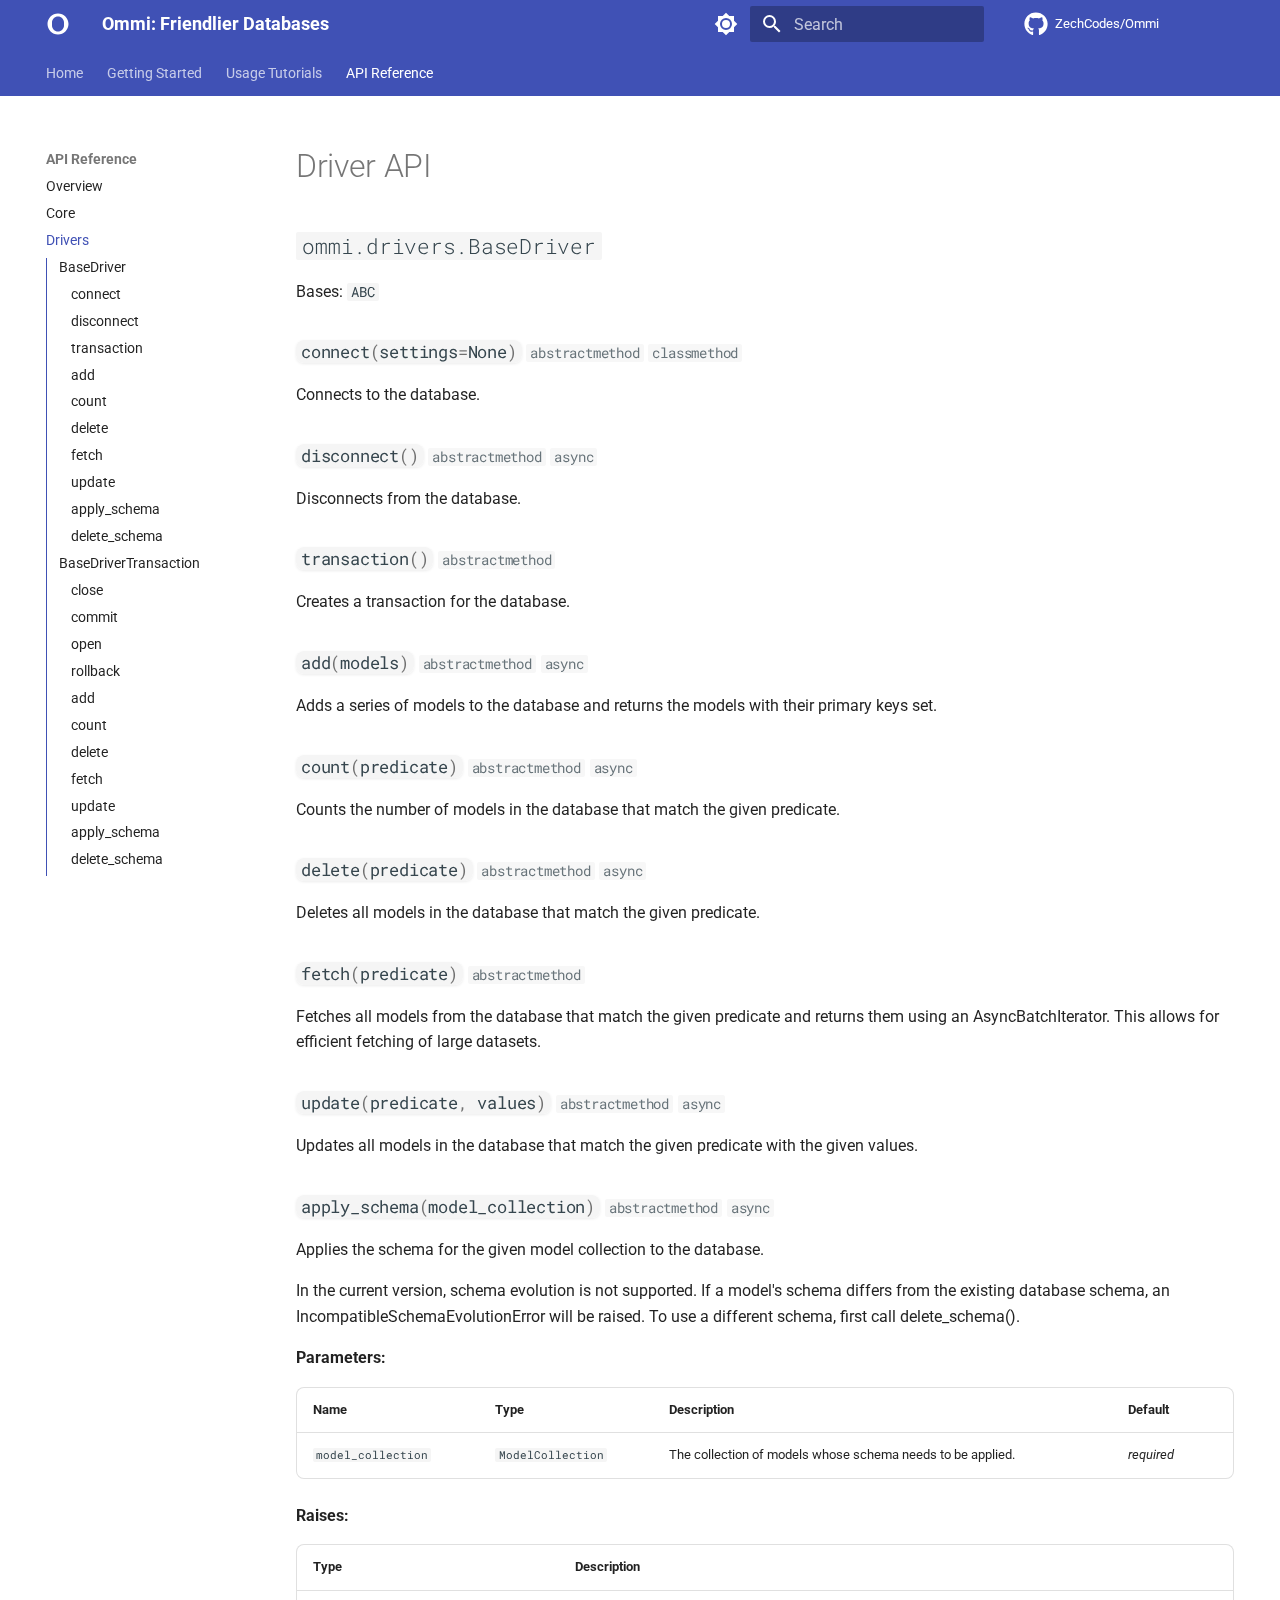
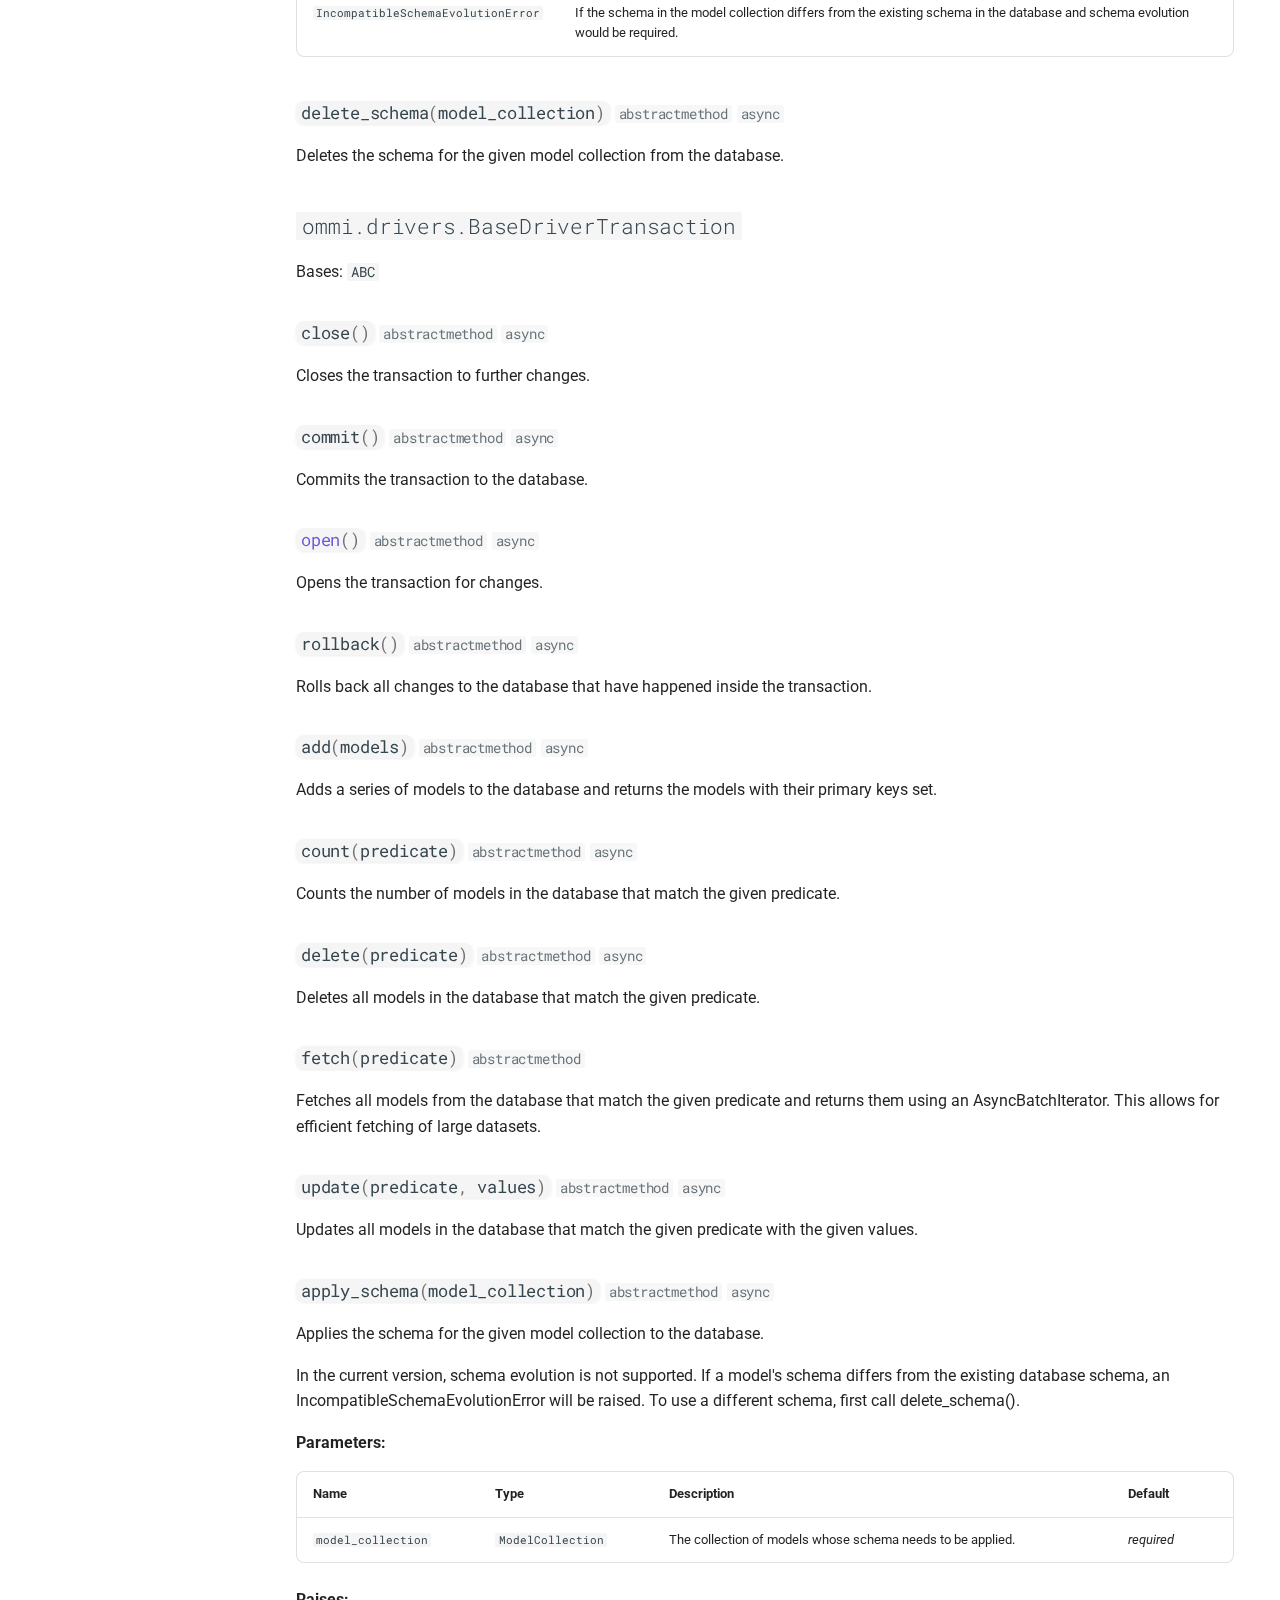
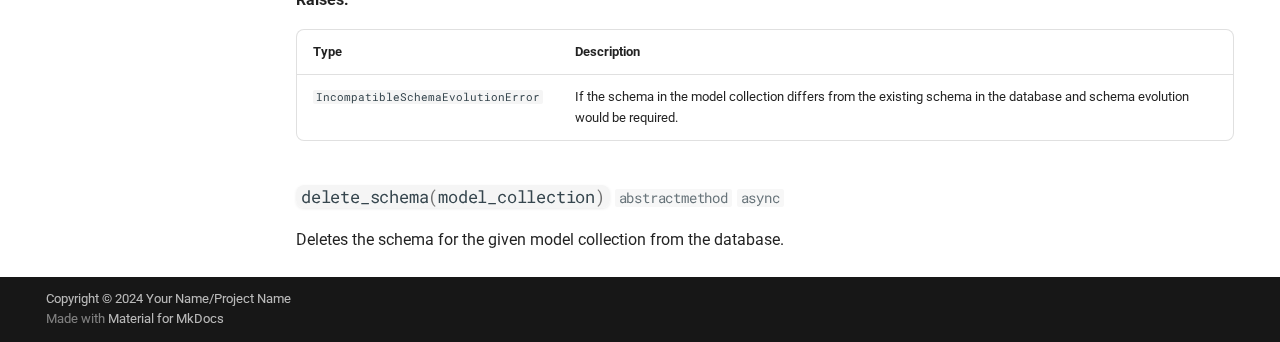
<file: site/api/drivers/index.html>
<!doctype html>
<html lang="en" class="no-js">
  <head>
    
      <meta charset="utf-8">
      <meta name="viewport" content="width=device-width,initial-scale=1">
      
        <meta name="description" content="An OMM (object model mapper) for the 80% case, providing a consistent interface across database choices.">
      
      
        <meta name="author" content="Zech Zimmerman">
      
      
      
        <link rel="prev" href="../core/">
      
      
        <link rel="next" href="../models/">
      
      
      <link rel="icon" href="../../assets/favicon.svg">
      <meta name="generator" content="mkdocs-1.6.1, mkdocs-material-9.6.14">
    
    
      
        <title>Drivers - Ommi: Friendlier Databases</title>
      
    
    
      <link rel="stylesheet" href="../../assets/stylesheets/main.342714a4.min.css">
      
        
        <link rel="stylesheet" href="../../assets/stylesheets/palette.06af60db.min.css">
      
      


    
    
      
    
    
      
        
        
        <link rel="preconnect" href="https://fonts.gstatic.com" crossorigin>
        <link rel="stylesheet" href="https://fonts.googleapis.com/css?family=Roboto:300,300i,400,400i,700,700i%7CRoboto+Mono:400,400i,700,700i&display=fallback">
        <style>:root{--md-text-font:"Roboto";--md-code-font:"Roboto Mono"}</style>
      
    
    
      <link rel="stylesheet" href="../../assets/_mkdocstrings.css">
    
      <link rel="stylesheet" href="../../stylesheets/extra.css">
    
    <script>__md_scope=new URL("../..",location),__md_hash=e=>[...e].reduce(((e,_)=>(e<<5)-e+_.charCodeAt(0)),0),__md_get=(e,_=localStorage,t=__md_scope)=>JSON.parse(_.getItem(t.pathname+"."+e)),__md_set=(e,_,t=localStorage,a=__md_scope)=>{try{t.setItem(a.pathname+"."+e,JSON.stringify(_))}catch(e){}}</script>
    
      

    
    
    
  </head>
  
  
    
    
      
    
    
    
    
    <body dir="ltr" data-md-color-scheme="default" data-md-color-primary="indigo" data-md-color-accent="pink">
  
    
    <input class="md-toggle" data-md-toggle="drawer" type="checkbox" id="__drawer" autocomplete="off">
    <input class="md-toggle" data-md-toggle="search" type="checkbox" id="__search" autocomplete="off">
    <label class="md-overlay" for="__drawer"></label>
    <div data-md-component="skip">
      
        
        <a href="#driver-api" class="md-skip">
          Skip to content
        </a>
      
    </div>
    <div data-md-component="announce">
      
    </div>
    
    
      

<header class="md-header" data-md-component="header">
  <nav class="md-header__inner md-grid" aria-label="Header">
    <a href="../.." title="Ommi: Friendlier Databases" class="md-header__button md-logo" aria-label="Ommi: Friendlier Databases" data-md-component="logo">
      
  <img src="../../assets/logo.svg" alt="logo">

    </a>
    <label class="md-header__button md-icon" for="__drawer">
      
      <svg xmlns="http://www.w3.org/2000/svg" viewBox="0 0 24 24"><path d="M3 6h18v2H3zm0 5h18v2H3zm0 5h18v2H3z"/></svg>
    </label>
    <div class="md-header__title" data-md-component="header-title">
      <div class="md-header__ellipsis">
        <div class="md-header__topic">
          <span class="md-ellipsis">
            Ommi: Friendlier Databases
          </span>
        </div>
        <div class="md-header__topic" data-md-component="header-topic">
          <span class="md-ellipsis">
            
              Drivers
            
          </span>
        </div>
      </div>
    </div>
    
      
        <form class="md-header__option" data-md-component="palette">
  
    
    
    
    <input class="md-option" data-md-color-media="" data-md-color-scheme="default" data-md-color-primary="indigo" data-md-color-accent="pink"  aria-label="Switch to dark mode"  type="radio" name="__palette" id="__palette_0">
    
      <label class="md-header__button md-icon" title="Switch to dark mode" for="__palette_1" hidden>
        <svg xmlns="http://www.w3.org/2000/svg" viewBox="0 0 24 24"><path d="M12 8a4 4 0 0 0-4 4 4 4 0 0 0 4 4 4 4 0 0 0 4-4 4 4 0 0 0-4-4m0 10a6 6 0 0 1-6-6 6 6 0 0 1 6-6 6 6 0 0 1 6 6 6 6 0 0 1-6 6m8-9.31V4h-4.69L12 .69 8.69 4H4v4.69L.69 12 4 15.31V20h4.69L12 23.31 15.31 20H20v-4.69L23.31 12z"/></svg>
      </label>
    
  
    
    
    
    <input class="md-option" data-md-color-media="" data-md-color-scheme="slate" data-md-color-primary="blue" data-md-color-accent="lime"  aria-label="Switch to light mode"  type="radio" name="__palette" id="__palette_1">
    
      <label class="md-header__button md-icon" title="Switch to light mode" for="__palette_0" hidden>
        <svg xmlns="http://www.w3.org/2000/svg" viewBox="0 0 24 24"><path d="M12 18c-.89 0-1.74-.2-2.5-.55C11.56 16.5 13 14.42 13 12s-1.44-4.5-3.5-5.45C10.26 6.2 11.11 6 12 6a6 6 0 0 1 6 6 6 6 0 0 1-6 6m8-9.31V4h-4.69L12 .69 8.69 4H4v4.69L.69 12 4 15.31V20h4.69L12 23.31 15.31 20H20v-4.69L23.31 12z"/></svg>
      </label>
    
  
</form>
      
    
    
      <script>var palette=__md_get("__palette");if(palette&&palette.color){if("(prefers-color-scheme)"===palette.color.media){var media=matchMedia("(prefers-color-scheme: light)"),input=document.querySelector(media.matches?"[data-md-color-media='(prefers-color-scheme: light)']":"[data-md-color-media='(prefers-color-scheme: dark)']");palette.color.media=input.getAttribute("data-md-color-media"),palette.color.scheme=input.getAttribute("data-md-color-scheme"),palette.color.primary=input.getAttribute("data-md-color-primary"),palette.color.accent=input.getAttribute("data-md-color-accent")}for(var[key,value]of Object.entries(palette.color))document.body.setAttribute("data-md-color-"+key,value)}</script>
    
    
    
      
      
        <label class="md-header__button md-icon" for="__search">
          
          <svg xmlns="http://www.w3.org/2000/svg" viewBox="0 0 24 24"><path d="M9.5 3A6.5 6.5 0 0 1 16 9.5c0 1.61-.59 3.09-1.56 4.23l.27.27h.79l5 5-1.5 1.5-5-5v-.79l-.27-.27A6.52 6.52 0 0 1 9.5 16 6.5 6.5 0 0 1 3 9.5 6.5 6.5 0 0 1 9.5 3m0 2C7 5 5 7 5 9.5S7 14 9.5 14 14 12 14 9.5 12 5 9.5 5"/></svg>
        </label>
        <div class="md-search" data-md-component="search" role="dialog">
  <label class="md-search__overlay" for="__search"></label>
  <div class="md-search__inner" role="search">
    <form class="md-search__form" name="search">
      <input type="text" class="md-search__input" name="query" aria-label="Search" placeholder="Search" autocapitalize="off" autocorrect="off" autocomplete="off" spellcheck="false" data-md-component="search-query" required>
      <label class="md-search__icon md-icon" for="__search">
        
        <svg xmlns="http://www.w3.org/2000/svg" viewBox="0 0 24 24"><path d="M9.5 3A6.5 6.5 0 0 1 16 9.5c0 1.61-.59 3.09-1.56 4.23l.27.27h.79l5 5-1.5 1.5-5-5v-.79l-.27-.27A6.52 6.52 0 0 1 9.5 16 6.5 6.5 0 0 1 3 9.5 6.5 6.5 0 0 1 9.5 3m0 2C7 5 5 7 5 9.5S7 14 9.5 14 14 12 14 9.5 12 5 9.5 5"/></svg>
        
        <svg xmlns="http://www.w3.org/2000/svg" viewBox="0 0 24 24"><path d="M20 11v2H8l5.5 5.5-1.42 1.42L4.16 12l7.92-7.92L13.5 5.5 8 11z"/></svg>
      </label>
      <nav class="md-search__options" aria-label="Search">
        
        <button type="reset" class="md-search__icon md-icon" title="Clear" aria-label="Clear" tabindex="-1">
          
          <svg xmlns="http://www.w3.org/2000/svg" viewBox="0 0 24 24"><path d="M19 6.41 17.59 5 12 10.59 6.41 5 5 6.41 10.59 12 5 17.59 6.41 19 12 13.41 17.59 19 19 17.59 13.41 12z"/></svg>
        </button>
      </nav>
      
        <div class="md-search__suggest" data-md-component="search-suggest"></div>
      
    </form>
    <div class="md-search__output">
      <div class="md-search__scrollwrap" tabindex="0" data-md-scrollfix>
        <div class="md-search-result" data-md-component="search-result">
          <div class="md-search-result__meta">
            Initializing search
          </div>
          <ol class="md-search-result__list" role="presentation"></ol>
        </div>
      </div>
    </div>
  </div>
</div>
      
    
    
      <div class="md-header__source">
        <a href="https://github.com/ZechCodes/Ommi" title="Go to repository" class="md-source" data-md-component="source">
  <div class="md-source__icon md-icon">
    
    <svg xmlns="http://www.w3.org/2000/svg" viewBox="0 0 496 512"><!--! Font Awesome Free 6.7.2 by @fontawesome - https://fontawesome.com License - https://fontawesome.com/license/free (Icons: CC BY 4.0, Fonts: SIL OFL 1.1, Code: MIT License) Copyright 2024 Fonticons, Inc.--><path d="M165.9 397.4c0 2-2.3 3.6-5.2 3.6-3.3.3-5.6-1.3-5.6-3.6 0-2 2.3-3.6 5.2-3.6 3-.3 5.6 1.3 5.6 3.6m-31.1-4.5c-.7 2 1.3 4.3 4.3 4.9 2.6 1 5.6 0 6.2-2s-1.3-4.3-4.3-5.2c-2.6-.7-5.5.3-6.2 2.3m44.2-1.7c-2.9.7-4.9 2.6-4.6 4.9.3 2 2.9 3.3 5.9 2.6 2.9-.7 4.9-2.6 4.6-4.6-.3-1.9-3-3.2-5.9-2.9M244.8 8C106.1 8 0 113.3 0 252c0 110.9 69.8 205.8 169.5 239.2 12.8 2.3 17.3-5.6 17.3-12.1 0-6.2-.3-40.4-.3-61.4 0 0-70 15-84.7-29.8 0 0-11.4-29.1-27.8-36.6 0 0-22.9-15.7 1.6-15.4 0 0 24.9 2 38.6 25.8 21.9 38.6 58.6 27.5 72.9 20.9 2.3-16 8.8-27.1 16-33.7-55.9-6.2-112.3-14.3-112.3-110.5 0-27.5 7.6-41.3 23.6-58.9-2.6-6.5-11.1-33.3 2.6-67.9 20.9-6.5 69 27 69 27 20-5.6 41.5-8.5 62.8-8.5s42.8 2.9 62.8 8.5c0 0 48.1-33.6 69-27 13.7 34.7 5.2 61.4 2.6 67.9 16 17.7 25.8 31.5 25.8 58.9 0 96.5-58.9 104.2-114.8 110.5 9.2 7.9 17 22.9 17 46.4 0 33.7-.3 75.4-.3 83.6 0 6.5 4.6 14.4 17.3 12.1C428.2 457.8 496 362.9 496 252 496 113.3 383.5 8 244.8 8M97.2 352.9c-1.3 1-1 3.3.7 5.2 1.6 1.6 3.9 2.3 5.2 1 1.3-1 1-3.3-.7-5.2-1.6-1.6-3.9-2.3-5.2-1m-10.8-8.1c-.7 1.3.3 2.9 2.3 3.9 1.6 1 3.6.7 4.3-.7.7-1.3-.3-2.9-2.3-3.9-2-.6-3.6-.3-4.3.7m32.4 35.6c-1.6 1.3-1 4.3 1.3 6.2 2.3 2.3 5.2 2.6 6.5 1 1.3-1.3.7-4.3-1.3-6.2-2.2-2.3-5.2-2.6-6.5-1m-11.4-14.7c-1.6 1-1.6 3.6 0 5.9s4.3 3.3 5.6 2.3c1.6-1.3 1.6-3.9 0-6.2-1.4-2.3-4-3.3-5.6-2"/></svg>
  </div>
  <div class="md-source__repository">
    ZechCodes/Ommi
  </div>
</a>
      </div>
    
  </nav>
  
</header>
    
    <div class="md-container" data-md-component="container">
      
      
        
          
            
<nav class="md-tabs" aria-label="Tabs" data-md-component="tabs">
  <div class="md-grid">
    <ul class="md-tabs__list">
      
        
  
  
  
  
    <li class="md-tabs__item">
      <a href="../.." class="md-tabs__link">
        
  
  
    
  
  Home

      </a>
    </li>
  

      
        
  
  
  
  
    <li class="md-tabs__item">
      <a href="../../getting-started/" class="md-tabs__link">
        
  
  
    
  
  Getting Started

      </a>
    </li>
  

      
        
  
  
  
  
    
    
      <li class="md-tabs__item">
        <a href="../../usage/models/" class="md-tabs__link">
          
  
  
  Usage Tutorials

        </a>
      </li>
    
  

      
        
  
  
  
    
  
  
    
    
      <li class="md-tabs__item md-tabs__item--active">
        <a href="../overview/" class="md-tabs__link">
          
  
  
  API Reference

        </a>
      </li>
    
  

      
    </ul>
  </div>
</nav>
          
        
      
      <main class="md-main" data-md-component="main">
        <div class="md-main__inner md-grid">
          
            
              
              <div class="md-sidebar md-sidebar--primary" data-md-component="sidebar" data-md-type="navigation" >
                <div class="md-sidebar__scrollwrap">
                  <div class="md-sidebar__inner">
                    


  


  

<nav class="md-nav md-nav--primary md-nav--lifted md-nav--integrated" aria-label="Navigation" data-md-level="0">
  <label class="md-nav__title" for="__drawer">
    <a href="../.." title="Ommi: Friendlier Databases" class="md-nav__button md-logo" aria-label="Ommi: Friendlier Databases" data-md-component="logo">
      
  <img src="../../assets/logo.svg" alt="logo">

    </a>
    Ommi: Friendlier Databases
  </label>
  
    <div class="md-nav__source">
      <a href="https://github.com/ZechCodes/Ommi" title="Go to repository" class="md-source" data-md-component="source">
  <div class="md-source__icon md-icon">
    
    <svg xmlns="http://www.w3.org/2000/svg" viewBox="0 0 496 512"><!--! Font Awesome Free 6.7.2 by @fontawesome - https://fontawesome.com License - https://fontawesome.com/license/free (Icons: CC BY 4.0, Fonts: SIL OFL 1.1, Code: MIT License) Copyright 2024 Fonticons, Inc.--><path d="M165.9 397.4c0 2-2.3 3.6-5.2 3.6-3.3.3-5.6-1.3-5.6-3.6 0-2 2.3-3.6 5.2-3.6 3-.3 5.6 1.3 5.6 3.6m-31.1-4.5c-.7 2 1.3 4.3 4.3 4.9 2.6 1 5.6 0 6.2-2s-1.3-4.3-4.3-5.2c-2.6-.7-5.5.3-6.2 2.3m44.2-1.7c-2.9.7-4.9 2.6-4.6 4.9.3 2 2.9 3.3 5.9 2.6 2.9-.7 4.9-2.6 4.6-4.6-.3-1.9-3-3.2-5.9-2.9M244.8 8C106.1 8 0 113.3 0 252c0 110.9 69.8 205.8 169.5 239.2 12.8 2.3 17.3-5.6 17.3-12.1 0-6.2-.3-40.4-.3-61.4 0 0-70 15-84.7-29.8 0 0-11.4-29.1-27.8-36.6 0 0-22.9-15.7 1.6-15.4 0 0 24.9 2 38.6 25.8 21.9 38.6 58.6 27.5 72.9 20.9 2.3-16 8.8-27.1 16-33.7-55.9-6.2-112.3-14.3-112.3-110.5 0-27.5 7.6-41.3 23.6-58.9-2.6-6.5-11.1-33.3 2.6-67.9 20.9-6.5 69 27 69 27 20-5.6 41.5-8.5 62.8-8.5s42.8 2.9 62.8 8.5c0 0 48.1-33.6 69-27 13.7 34.7 5.2 61.4 2.6 67.9 16 17.7 25.8 31.5 25.8 58.9 0 96.5-58.9 104.2-114.8 110.5 9.2 7.9 17 22.9 17 46.4 0 33.7-.3 75.4-.3 83.6 0 6.5 4.6 14.4 17.3 12.1C428.2 457.8 496 362.9 496 252 496 113.3 383.5 8 244.8 8M97.2 352.9c-1.3 1-1 3.3.7 5.2 1.6 1.6 3.9 2.3 5.2 1 1.3-1 1-3.3-.7-5.2-1.6-1.6-3.9-2.3-5.2-1m-10.8-8.1c-.7 1.3.3 2.9 2.3 3.9 1.6 1 3.6.7 4.3-.7.7-1.3-.3-2.9-2.3-3.9-2-.6-3.6-.3-4.3.7m32.4 35.6c-1.6 1.3-1 4.3 1.3 6.2 2.3 2.3 5.2 2.6 6.5 1 1.3-1.3.7-4.3-1.3-6.2-2.2-2.3-5.2-2.6-6.5-1m-11.4-14.7c-1.6 1-1.6 3.6 0 5.9s4.3 3.3 5.6 2.3c1.6-1.3 1.6-3.9 0-6.2-1.4-2.3-4-3.3-5.6-2"/></svg>
  </div>
  <div class="md-source__repository">
    ZechCodes/Ommi
  </div>
</a>
    </div>
  
  <ul class="md-nav__list" data-md-scrollfix>
    
      
      
  
  
  
  
    <li class="md-nav__item">
      <a href="../.." class="md-nav__link">
        
  
  
  <span class="md-ellipsis">
    Home
    
  </span>
  

      </a>
    </li>
  

    
      
      
  
  
  
  
    <li class="md-nav__item">
      <a href="../../getting-started/" class="md-nav__link">
        
  
  
  <span class="md-ellipsis">
    Getting Started
    
  </span>
  

      </a>
    </li>
  

    
      
      
  
  
  
  
    
    
    
    
      
      
        
      
    
    
    <li class="md-nav__item md-nav__item--nested">
      
        
        
          
        
        <input class="md-nav__toggle md-toggle md-toggle--indeterminate" type="checkbox" id="__nav_3" >
        
          
          <label class="md-nav__link" for="__nav_3" id="__nav_3_label" tabindex="0">
            
  
  
  <span class="md-ellipsis">
    Usage Tutorials
    
  </span>
  

            <span class="md-nav__icon md-icon"></span>
          </label>
        
        <nav class="md-nav" data-md-level="1" aria-labelledby="__nav_3_label" aria-expanded="false">
          <label class="md-nav__title" for="__nav_3">
            <span class="md-nav__icon md-icon"></span>
            Usage Tutorials
          </label>
          <ul class="md-nav__list" data-md-scrollfix>
            
              
                
  
  
  
  
    <li class="md-nav__item">
      <a href="../../usage/models/" class="md-nav__link">
        
  
  
  <span class="md-ellipsis">
    Models
    
  </span>
  

      </a>
    </li>
  

              
            
              
                
  
  
  
  
    <li class="md-nav__item">
      <a href="../../usage/lazy-fields/" class="md-nav__link">
        
  
  
  <span class="md-ellipsis">
    Lazy Fields (Query Fields)
    
  </span>
  

      </a>
    </li>
  

              
            
              
                
  
  
  
  
    <li class="md-nav__item">
      <a href="../../usage/association-tables/" class="md-nav__link">
        
  
  
  <span class="md-ellipsis">
    Association Tables
    
  </span>
  

      </a>
    </li>
  

              
            
              
                
  
  
  
  
    <li class="md-nav__item">
      <a href="../../usage/model-collections/" class="md-nav__link">
        
  
  
  <span class="md-ellipsis">
    Model Collections
    
  </span>
  

      </a>
    </li>
  

              
            
              
                
  
  
  
  
    <li class="md-nav__item">
      <a href="../../usage/handling-results/" class="md-nav__link">
        
  
  
  <span class="md-ellipsis">
    Handling Results
    
  </span>
  

      </a>
    </li>
  

              
            
          </ul>
        </nav>
      
    </li>
  

    
      
      
  
  
    
  
  
  
    
    
    
    
      
        
        
      
      
        
      
    
    
    <li class="md-nav__item md-nav__item--active md-nav__item--section md-nav__item--nested">
      
        
        
        <input class="md-nav__toggle md-toggle " type="checkbox" id="__nav_4" checked>
        
          
          <label class="md-nav__link" for="__nav_4" id="__nav_4_label" tabindex="">
            
  
  
  <span class="md-ellipsis">
    API Reference
    
  </span>
  

            <span class="md-nav__icon md-icon"></span>
          </label>
        
        <nav class="md-nav" data-md-level="1" aria-labelledby="__nav_4_label" aria-expanded="true">
          <label class="md-nav__title" for="__nav_4">
            <span class="md-nav__icon md-icon"></span>
            API Reference
          </label>
          <ul class="md-nav__list" data-md-scrollfix>
            
              
                
  
  
  
  
    <li class="md-nav__item">
      <a href="../overview/" class="md-nav__link">
        
  
  
  <span class="md-ellipsis">
    Overview
    
  </span>
  

      </a>
    </li>
  

              
            
              
                
  
  
  
  
    <li class="md-nav__item">
      <a href="../core/" class="md-nav__link">
        
  
  
  <span class="md-ellipsis">
    Core
    
  </span>
  

      </a>
    </li>
  

              
            
              
                
  
  
    
  
  
  
    <li class="md-nav__item md-nav__item--active">
      
      <input class="md-nav__toggle md-toggle" type="checkbox" id="__toc">
      
      
        
      
      
        <label class="md-nav__link md-nav__link--active" for="__toc">
          
  
  
  <span class="md-ellipsis">
    Drivers
    
  </span>
  

          <span class="md-nav__icon md-icon"></span>
        </label>
      
      <a href="./" class="md-nav__link md-nav__link--active">
        
  
  
  <span class="md-ellipsis">
    Drivers
    
  </span>
  

      </a>
      
        

<nav class="md-nav md-nav--secondary" aria-label="Table of contents">
  
  
  
    
  
  
    <label class="md-nav__title" for="__toc">
      <span class="md-nav__icon md-icon"></span>
      Table of contents
    </label>
    <ul class="md-nav__list" data-md-component="toc" data-md-scrollfix>
      
        <li class="md-nav__item">
  <a href="#ommi.drivers.BaseDriver" class="md-nav__link">
    <span class="md-ellipsis">
      BaseDriver
    </span>
  </a>
  
    <nav class="md-nav" aria-label="BaseDriver">
      <ul class="md-nav__list">
        
          <li class="md-nav__item">
  <a href="#ommi.drivers.BaseDriver.connect" class="md-nav__link">
    <span class="md-ellipsis">
      connect
    </span>
  </a>
  
</li>
        
          <li class="md-nav__item">
  <a href="#ommi.drivers.BaseDriver.disconnect" class="md-nav__link">
    <span class="md-ellipsis">
      disconnect
    </span>
  </a>
  
</li>
        
          <li class="md-nav__item">
  <a href="#ommi.drivers.BaseDriver.transaction" class="md-nav__link">
    <span class="md-ellipsis">
      transaction
    </span>
  </a>
  
</li>
        
          <li class="md-nav__item">
  <a href="#ommi.drivers.BaseDriver.add" class="md-nav__link">
    <span class="md-ellipsis">
      add
    </span>
  </a>
  
</li>
        
          <li class="md-nav__item">
  <a href="#ommi.drivers.BaseDriver.count" class="md-nav__link">
    <span class="md-ellipsis">
      count
    </span>
  </a>
  
</li>
        
          <li class="md-nav__item">
  <a href="#ommi.drivers.BaseDriver.delete" class="md-nav__link">
    <span class="md-ellipsis">
      delete
    </span>
  </a>
  
</li>
        
          <li class="md-nav__item">
  <a href="#ommi.drivers.BaseDriver.fetch" class="md-nav__link">
    <span class="md-ellipsis">
      fetch
    </span>
  </a>
  
</li>
        
          <li class="md-nav__item">
  <a href="#ommi.drivers.BaseDriver.update" class="md-nav__link">
    <span class="md-ellipsis">
      update
    </span>
  </a>
  
</li>
        
          <li class="md-nav__item">
  <a href="#ommi.drivers.BaseDriver.apply_schema" class="md-nav__link">
    <span class="md-ellipsis">
      apply_schema
    </span>
  </a>
  
</li>
        
          <li class="md-nav__item">
  <a href="#ommi.drivers.BaseDriver.delete_schema" class="md-nav__link">
    <span class="md-ellipsis">
      delete_schema
    </span>
  </a>
  
</li>
        
      </ul>
    </nav>
  
</li>
      
        <li class="md-nav__item">
  <a href="#ommi.drivers.BaseDriverTransaction" class="md-nav__link">
    <span class="md-ellipsis">
      BaseDriverTransaction
    </span>
  </a>
  
    <nav class="md-nav" aria-label="BaseDriverTransaction">
      <ul class="md-nav__list">
        
          <li class="md-nav__item">
  <a href="#ommi.drivers.BaseDriverTransaction.close" class="md-nav__link">
    <span class="md-ellipsis">
      close
    </span>
  </a>
  
</li>
        
          <li class="md-nav__item">
  <a href="#ommi.drivers.BaseDriverTransaction.commit" class="md-nav__link">
    <span class="md-ellipsis">
      commit
    </span>
  </a>
  
</li>
        
          <li class="md-nav__item">
  <a href="#ommi.drivers.BaseDriverTransaction.open" class="md-nav__link">
    <span class="md-ellipsis">
      open
    </span>
  </a>
  
</li>
        
          <li class="md-nav__item">
  <a href="#ommi.drivers.BaseDriverTransaction.rollback" class="md-nav__link">
    <span class="md-ellipsis">
      rollback
    </span>
  </a>
  
</li>
        
          <li class="md-nav__item">
  <a href="#ommi.drivers.BaseDriverTransaction.add" class="md-nav__link">
    <span class="md-ellipsis">
      add
    </span>
  </a>
  
</li>
        
          <li class="md-nav__item">
  <a href="#ommi.drivers.BaseDriverTransaction.count" class="md-nav__link">
    <span class="md-ellipsis">
      count
    </span>
  </a>
  
</li>
        
          <li class="md-nav__item">
  <a href="#ommi.drivers.BaseDriverTransaction.delete" class="md-nav__link">
    <span class="md-ellipsis">
      delete
    </span>
  </a>
  
</li>
        
          <li class="md-nav__item">
  <a href="#ommi.drivers.BaseDriverTransaction.fetch" class="md-nav__link">
    <span class="md-ellipsis">
      fetch
    </span>
  </a>
  
</li>
        
          <li class="md-nav__item">
  <a href="#ommi.drivers.BaseDriverTransaction.update" class="md-nav__link">
    <span class="md-ellipsis">
      update
    </span>
  </a>
  
</li>
        
          <li class="md-nav__item">
  <a href="#ommi.drivers.BaseDriverTransaction.apply_schema" class="md-nav__link">
    <span class="md-ellipsis">
      apply_schema
    </span>
  </a>
  
</li>
        
          <li class="md-nav__item">
  <a href="#ommi.drivers.BaseDriverTransaction.delete_schema" class="md-nav__link">
    <span class="md-ellipsis">
      delete_schema
    </span>
  </a>
  
</li>
        
      </ul>
    </nav>
  
</li>
      
    </ul>
  
</nav>
      
    </li>
  

              
            
              
                
  
  
  
  
    <li class="md-nav__item">
      <a href="../models/" class="md-nav__link">
        
  
  
  <span class="md-ellipsis">
    Models & Fields
    
  </span>
  

      </a>
    </li>
  

              
            
              
                
  
  
  
  
    <li class="md-nav__item">
      <a href="../ommi_model/" class="md-nav__link">
        
  
  
  <span class="md-ellipsis">
    OmmiModel
    
  </span>
  

      </a>
    </li>
  

              
            
              
                
  
  
  
  
    <li class="md-nav__item">
      <a href="../results/" class="md-nav__link">
        
  
  
  <span class="md-ellipsis">
    Results
    
  </span>
  

      </a>
    </li>
  

              
            
              
                
  
  
  
  
    <li class="md-nav__item">
      <a href="../lazy_fields/" class="md-nav__link">
        
  
  
  <span class="md-ellipsis">
    Lazy Fields
    
  </span>
  

      </a>
    </li>
  

              
            
          </ul>
        </nav>
      
    </li>
  

    
  </ul>
</nav>
                  </div>
                </div>
              </div>
            
            
          
          
            <div class="md-content" data-md-component="content">
              <article class="md-content__inner md-typeset">
                
                  


  
  


<h1 id="driver-api">Driver API<a class="headerlink" href="#driver-api" title="Permanent link">&para;</a></h1>


<div class="doc doc-object doc-class">



<h2 id="ommi.drivers.BaseDriver" class="doc doc-heading">
            <code>ommi.drivers.BaseDriver</code>


<a href="#ommi.drivers.BaseDriver" class="headerlink" title="Permanent link">&para;</a></h2>


    <div class="doc doc-contents first">
            <p class="doc doc-class-bases">
              Bases: <code><span title="abc.ABC">ABC</span></code></p>











  <div class="doc doc-children">









<div class="doc doc-object doc-function">


<h3 id="ommi.drivers.BaseDriver.connect" class="doc doc-heading">
            <code class="highlight language-python"><span class="n">connect</span><span class="p">(</span><span class="n">settings</span><span class="o">=</span><span class="kc">None</span><span class="p">)</span></code>

  <span class="doc doc-labels">
      <small class="doc doc-label doc-label-abstractmethod"><code>abstractmethod</code></small>
      <small class="doc doc-label doc-label-classmethod"><code>classmethod</code></small>
  </span>

<a href="#ommi.drivers.BaseDriver.connect" class="headerlink" title="Permanent link">&para;</a></h3>


    <div class="doc doc-contents ">

        <p>Connects to the database.</p>


    </div>

</div>

<div class="doc doc-object doc-function">


<h3 id="ommi.drivers.BaseDriver.disconnect" class="doc doc-heading">
            <code class="highlight language-python"><span class="n">disconnect</span><span class="p">()</span></code>

  <span class="doc doc-labels">
      <small class="doc doc-label doc-label-abstractmethod"><code>abstractmethod</code></small>
      <small class="doc doc-label doc-label-async"><code>async</code></small>
  </span>

<a href="#ommi.drivers.BaseDriver.disconnect" class="headerlink" title="Permanent link">&para;</a></h3>


    <div class="doc doc-contents ">

        <p>Disconnects from the database.</p>


    </div>

</div>

<div class="doc doc-object doc-function">


<h3 id="ommi.drivers.BaseDriver.transaction" class="doc doc-heading">
            <code class="highlight language-python"><span class="n">transaction</span><span class="p">()</span></code>

  <span class="doc doc-labels">
      <small class="doc doc-label doc-label-abstractmethod"><code>abstractmethod</code></small>
  </span>

<a href="#ommi.drivers.BaseDriver.transaction" class="headerlink" title="Permanent link">&para;</a></h3>


    <div class="doc doc-contents ">

        <p>Creates a transaction for the database.</p>


    </div>

</div>

<div class="doc doc-object doc-function">


<h3 id="ommi.drivers.BaseDriver.add" class="doc doc-heading">
            <code class="highlight language-python"><span class="n">add</span><span class="p">(</span><span class="n">models</span><span class="p">)</span></code>

  <span class="doc doc-labels">
      <small class="doc doc-label doc-label-abstractmethod"><code>abstractmethod</code></small>
      <small class="doc doc-label doc-label-async"><code>async</code></small>
  </span>

<a href="#ommi.drivers.BaseDriver.add" class="headerlink" title="Permanent link">&para;</a></h3>


    <div class="doc doc-contents ">

        <p>Adds a series of models to the database and returns the models with their primary keys set.</p>


    </div>

</div>

<div class="doc doc-object doc-function">


<h3 id="ommi.drivers.BaseDriver.count" class="doc doc-heading">
            <code class="highlight language-python"><span class="n">count</span><span class="p">(</span><span class="n">predicate</span><span class="p">)</span></code>

  <span class="doc doc-labels">
      <small class="doc doc-label doc-label-abstractmethod"><code>abstractmethod</code></small>
      <small class="doc doc-label doc-label-async"><code>async</code></small>
  </span>

<a href="#ommi.drivers.BaseDriver.count" class="headerlink" title="Permanent link">&para;</a></h3>


    <div class="doc doc-contents ">

        <p>Counts the number of models in the database that match the given predicate.</p>


    </div>

</div>

<div class="doc doc-object doc-function">


<h3 id="ommi.drivers.BaseDriver.delete" class="doc doc-heading">
            <code class="highlight language-python"><span class="n">delete</span><span class="p">(</span><span class="n">predicate</span><span class="p">)</span></code>

  <span class="doc doc-labels">
      <small class="doc doc-label doc-label-abstractmethod"><code>abstractmethod</code></small>
      <small class="doc doc-label doc-label-async"><code>async</code></small>
  </span>

<a href="#ommi.drivers.BaseDriver.delete" class="headerlink" title="Permanent link">&para;</a></h3>


    <div class="doc doc-contents ">

        <p>Deletes all models in the database that match the given predicate.</p>


    </div>

</div>

<div class="doc doc-object doc-function">


<h3 id="ommi.drivers.BaseDriver.fetch" class="doc doc-heading">
            <code class="highlight language-python"><span class="n">fetch</span><span class="p">(</span><span class="n">predicate</span><span class="p">)</span></code>

  <span class="doc doc-labels">
      <small class="doc doc-label doc-label-abstractmethod"><code>abstractmethod</code></small>
  </span>

<a href="#ommi.drivers.BaseDriver.fetch" class="headerlink" title="Permanent link">&para;</a></h3>


    <div class="doc doc-contents ">

        <p>Fetches all models from the database that match the given predicate and returns them using an
AsyncBatchIterator. This allows for efficient fetching of large datasets.</p>


    </div>

</div>

<div class="doc doc-object doc-function">


<h3 id="ommi.drivers.BaseDriver.update" class="doc doc-heading">
            <code class="highlight language-python"><span class="n">update</span><span class="p">(</span><span class="n">predicate</span><span class="p">,</span> <span class="n">values</span><span class="p">)</span></code>

  <span class="doc doc-labels">
      <small class="doc doc-label doc-label-abstractmethod"><code>abstractmethod</code></small>
      <small class="doc doc-label doc-label-async"><code>async</code></small>
  </span>

<a href="#ommi.drivers.BaseDriver.update" class="headerlink" title="Permanent link">&para;</a></h3>


    <div class="doc doc-contents ">

        <p>Updates all models in the database that match the given predicate with the given values.</p>


    </div>

</div>

<div class="doc doc-object doc-function">


<h3 id="ommi.drivers.BaseDriver.apply_schema" class="doc doc-heading">
            <code class="highlight language-python"><span class="n">apply_schema</span><span class="p">(</span><span class="n">model_collection</span><span class="p">)</span></code>

  <span class="doc doc-labels">
      <small class="doc doc-label doc-label-abstractmethod"><code>abstractmethod</code></small>
      <small class="doc doc-label doc-label-async"><code>async</code></small>
  </span>

<a href="#ommi.drivers.BaseDriver.apply_schema" class="headerlink" title="Permanent link">&para;</a></h3>


    <div class="doc doc-contents ">

        <p>Applies the schema for the given model collection to the database.</p>
<p>In the current version, schema evolution is not supported. If a model's
schema differs from the existing database schema, an IncompatibleSchemaEvolutionError
will be raised. To use a different schema, first call delete_schema().</p>


<p><span class="doc-section-title">Parameters:</span></p>
    <table>
      <thead>
        <tr>
          <th>Name</th>
          <th>Type</th>
          <th>Description</th>
          <th>Default</th>
        </tr>
      </thead>
      <tbody>
          <tr class="doc-section-item">
            <td>
                <code>model_collection</code>
            </td>
            <td>
                  <code><span title="ommi.models.collections.ModelCollection">ModelCollection</span></code>
            </td>
            <td>
              <div class="doc-md-description">
                <p>The collection of models whose schema needs to be applied.</p>
              </div>
            </td>
            <td>
                <em>required</em>
            </td>
          </tr>
      </tbody>
    </table>


<p><span class="doc-section-title">Raises:</span></p>
    <table>
      <thead>
        <tr>
          <th>Type</th>
          <th>Description</th>
        </tr>
      </thead>
      <tbody>
          <tr class="doc-section-item">
            <td>
                  <code><span title="IncompatibleSchemaEvolutionError">IncompatibleSchemaEvolutionError</span></code>
            </td>
            <td>
              <div class="doc-md-description">
                <p>If the schema in the model collection
differs from the existing schema in the database and schema evolution
would be required.</p>
              </div>
            </td>
          </tr>
      </tbody>
    </table>


    </div>

</div>

<div class="doc doc-object doc-function">


<h3 id="ommi.drivers.BaseDriver.delete_schema" class="doc doc-heading">
            <code class="highlight language-python"><span class="n">delete_schema</span><span class="p">(</span><span class="n">model_collection</span><span class="p">)</span></code>

  <span class="doc doc-labels">
      <small class="doc doc-label doc-label-abstractmethod"><code>abstractmethod</code></small>
      <small class="doc doc-label doc-label-async"><code>async</code></small>
  </span>

<a href="#ommi.drivers.BaseDriver.delete_schema" class="headerlink" title="Permanent link">&para;</a></h3>


    <div class="doc doc-contents ">

        <p>Deletes the schema for the given model collection from the database.</p>


    </div>

</div>



  </div>

    </div>

</div>

<div class="doc doc-object doc-class">



<h2 id="ommi.drivers.BaseDriverTransaction" class="doc doc-heading">
            <code>ommi.drivers.BaseDriverTransaction</code>


<a href="#ommi.drivers.BaseDriverTransaction" class="headerlink" title="Permanent link">&para;</a></h2>


    <div class="doc doc-contents first">
            <p class="doc doc-class-bases">
              Bases: <code><span title="abc.ABC">ABC</span></code></p>











  <div class="doc doc-children">









<div class="doc doc-object doc-function">


<h3 id="ommi.drivers.BaseDriverTransaction.close" class="doc doc-heading">
            <code class="highlight language-python"><span class="n">close</span><span class="p">()</span></code>

  <span class="doc doc-labels">
      <small class="doc doc-label doc-label-abstractmethod"><code>abstractmethod</code></small>
      <small class="doc doc-label doc-label-async"><code>async</code></small>
  </span>

<a href="#ommi.drivers.BaseDriverTransaction.close" class="headerlink" title="Permanent link">&para;</a></h3>


    <div class="doc doc-contents ">

        <p>Closes the transaction to further changes.</p>


    </div>

</div>

<div class="doc doc-object doc-function">


<h3 id="ommi.drivers.BaseDriverTransaction.commit" class="doc doc-heading">
            <code class="highlight language-python"><span class="n">commit</span><span class="p">()</span></code>

  <span class="doc doc-labels">
      <small class="doc doc-label doc-label-abstractmethod"><code>abstractmethod</code></small>
      <small class="doc doc-label doc-label-async"><code>async</code></small>
  </span>

<a href="#ommi.drivers.BaseDriverTransaction.commit" class="headerlink" title="Permanent link">&para;</a></h3>


    <div class="doc doc-contents ">

        <p>Commits the transaction to the database.</p>


    </div>

</div>

<div class="doc doc-object doc-function">


<h3 id="ommi.drivers.BaseDriverTransaction.open" class="doc doc-heading">
            <code class="highlight language-python"><span class="nb">open</span><span class="p">()</span></code>

  <span class="doc doc-labels">
      <small class="doc doc-label doc-label-abstractmethod"><code>abstractmethod</code></small>
      <small class="doc doc-label doc-label-async"><code>async</code></small>
  </span>

<a href="#ommi.drivers.BaseDriverTransaction.open" class="headerlink" title="Permanent link">&para;</a></h3>


    <div class="doc doc-contents ">

        <p>Opens the transaction for changes.</p>


    </div>

</div>

<div class="doc doc-object doc-function">


<h3 id="ommi.drivers.BaseDriverTransaction.rollback" class="doc doc-heading">
            <code class="highlight language-python"><span class="n">rollback</span><span class="p">()</span></code>

  <span class="doc doc-labels">
      <small class="doc doc-label doc-label-abstractmethod"><code>abstractmethod</code></small>
      <small class="doc doc-label doc-label-async"><code>async</code></small>
  </span>

<a href="#ommi.drivers.BaseDriverTransaction.rollback" class="headerlink" title="Permanent link">&para;</a></h3>


    <div class="doc doc-contents ">

        <p>Rolls back all changes to the database that have happened inside the transaction.</p>


    </div>

</div>

<div class="doc doc-object doc-function">


<h3 id="ommi.drivers.BaseDriverTransaction.add" class="doc doc-heading">
            <code class="highlight language-python"><span class="n">add</span><span class="p">(</span><span class="n">models</span><span class="p">)</span></code>

  <span class="doc doc-labels">
      <small class="doc doc-label doc-label-abstractmethod"><code>abstractmethod</code></small>
      <small class="doc doc-label doc-label-async"><code>async</code></small>
  </span>

<a href="#ommi.drivers.BaseDriverTransaction.add" class="headerlink" title="Permanent link">&para;</a></h3>


    <div class="doc doc-contents ">

        <p>Adds a series of models to the database and returns the models with their primary keys set.</p>


    </div>

</div>

<div class="doc doc-object doc-function">


<h3 id="ommi.drivers.BaseDriverTransaction.count" class="doc doc-heading">
            <code class="highlight language-python"><span class="n">count</span><span class="p">(</span><span class="n">predicate</span><span class="p">)</span></code>

  <span class="doc doc-labels">
      <small class="doc doc-label doc-label-abstractmethod"><code>abstractmethod</code></small>
      <small class="doc doc-label doc-label-async"><code>async</code></small>
  </span>

<a href="#ommi.drivers.BaseDriverTransaction.count" class="headerlink" title="Permanent link">&para;</a></h3>


    <div class="doc doc-contents ">

        <p>Counts the number of models in the database that match the given predicate.</p>


    </div>

</div>

<div class="doc doc-object doc-function">


<h3 id="ommi.drivers.BaseDriverTransaction.delete" class="doc doc-heading">
            <code class="highlight language-python"><span class="n">delete</span><span class="p">(</span><span class="n">predicate</span><span class="p">)</span></code>

  <span class="doc doc-labels">
      <small class="doc doc-label doc-label-abstractmethod"><code>abstractmethod</code></small>
      <small class="doc doc-label doc-label-async"><code>async</code></small>
  </span>

<a href="#ommi.drivers.BaseDriverTransaction.delete" class="headerlink" title="Permanent link">&para;</a></h3>


    <div class="doc doc-contents ">

        <p>Deletes all models in the database that match the given predicate.</p>


    </div>

</div>

<div class="doc doc-object doc-function">


<h3 id="ommi.drivers.BaseDriverTransaction.fetch" class="doc doc-heading">
            <code class="highlight language-python"><span class="n">fetch</span><span class="p">(</span><span class="n">predicate</span><span class="p">)</span></code>

  <span class="doc doc-labels">
      <small class="doc doc-label doc-label-abstractmethod"><code>abstractmethod</code></small>
  </span>

<a href="#ommi.drivers.BaseDriverTransaction.fetch" class="headerlink" title="Permanent link">&para;</a></h3>


    <div class="doc doc-contents ">

        <p>Fetches all models from the database that match the given predicate and returns them using an
AsyncBatchIterator. This allows for efficient fetching of large datasets.</p>


    </div>

</div>

<div class="doc doc-object doc-function">


<h3 id="ommi.drivers.BaseDriverTransaction.update" class="doc doc-heading">
            <code class="highlight language-python"><span class="n">update</span><span class="p">(</span><span class="n">predicate</span><span class="p">,</span> <span class="n">values</span><span class="p">)</span></code>

  <span class="doc doc-labels">
      <small class="doc doc-label doc-label-abstractmethod"><code>abstractmethod</code></small>
      <small class="doc doc-label doc-label-async"><code>async</code></small>
  </span>

<a href="#ommi.drivers.BaseDriverTransaction.update" class="headerlink" title="Permanent link">&para;</a></h3>


    <div class="doc doc-contents ">

        <p>Updates all models in the database that match the given predicate with the given values.</p>


    </div>

</div>

<div class="doc doc-object doc-function">


<h3 id="ommi.drivers.BaseDriverTransaction.apply_schema" class="doc doc-heading">
            <code class="highlight language-python"><span class="n">apply_schema</span><span class="p">(</span><span class="n">model_collection</span><span class="p">)</span></code>

  <span class="doc doc-labels">
      <small class="doc doc-label doc-label-abstractmethod"><code>abstractmethod</code></small>
      <small class="doc doc-label doc-label-async"><code>async</code></small>
  </span>

<a href="#ommi.drivers.BaseDriverTransaction.apply_schema" class="headerlink" title="Permanent link">&para;</a></h3>


    <div class="doc doc-contents ">

        <p>Applies the schema for the given model collection to the database.</p>
<p>In the current version, schema evolution is not supported. If a model's
schema differs from the existing database schema, an IncompatibleSchemaEvolutionError
will be raised. To use a different schema, first call delete_schema().</p>


<p><span class="doc-section-title">Parameters:</span></p>
    <table>
      <thead>
        <tr>
          <th>Name</th>
          <th>Type</th>
          <th>Description</th>
          <th>Default</th>
        </tr>
      </thead>
      <tbody>
          <tr class="doc-section-item">
            <td>
                <code>model_collection</code>
            </td>
            <td>
                  <code><span title="ommi.models.collections.ModelCollection">ModelCollection</span></code>
            </td>
            <td>
              <div class="doc-md-description">
                <p>The collection of models whose schema needs to be applied.</p>
              </div>
            </td>
            <td>
                <em>required</em>
            </td>
          </tr>
      </tbody>
    </table>


<p><span class="doc-section-title">Raises:</span></p>
    <table>
      <thead>
        <tr>
          <th>Type</th>
          <th>Description</th>
        </tr>
      </thead>
      <tbody>
          <tr class="doc-section-item">
            <td>
                  <code><span title="IncompatibleSchemaEvolutionError">IncompatibleSchemaEvolutionError</span></code>
            </td>
            <td>
              <div class="doc-md-description">
                <p>If the schema in the model collection
differs from the existing schema in the database and schema evolution
would be required.</p>
              </div>
            </td>
          </tr>
      </tbody>
    </table>


    </div>

</div>

<div class="doc doc-object doc-function">


<h3 id="ommi.drivers.BaseDriverTransaction.delete_schema" class="doc doc-heading">
            <code class="highlight language-python"><span class="n">delete_schema</span><span class="p">(</span><span class="n">model_collection</span><span class="p">)</span></code>

  <span class="doc doc-labels">
      <small class="doc doc-label doc-label-abstractmethod"><code>abstractmethod</code></small>
      <small class="doc doc-label doc-label-async"><code>async</code></small>
  </span>

<a href="#ommi.drivers.BaseDriverTransaction.delete_schema" class="headerlink" title="Permanent link">&para;</a></h3>


    <div class="doc doc-contents ">

        <p>Deletes the schema for the given model collection from the database.</p>


    </div>

</div>



  </div>

    </div>

</div>












                
              </article>
            </div>
          
          
  <script>var tabs=__md_get("__tabs");if(Array.isArray(tabs))e:for(var set of document.querySelectorAll(".tabbed-set")){var labels=set.querySelector(".tabbed-labels");for(var tab of tabs)for(var label of labels.getElementsByTagName("label"))if(label.innerText.trim()===tab){var input=document.getElementById(label.htmlFor);input.checked=!0;continue e}}</script>

<script>var target=document.getElementById(location.hash.slice(1));target&&target.name&&(target.checked=target.name.startsWith("__tabbed_"))</script>
        </div>
        
          <button type="button" class="md-top md-icon" data-md-component="top" hidden>
  
  <svg xmlns="http://www.w3.org/2000/svg" viewBox="0 0 24 24"><path d="M13 20h-2V8l-5.5 5.5-1.42-1.42L12 4.16l7.92 7.92-1.42 1.42L13 8z"/></svg>
  Back to top
</button>
        
      </main>
      
        <footer class="md-footer">
  
  <div class="md-footer-meta md-typeset">
    <div class="md-footer-meta__inner md-grid">
      <div class="md-copyright">
  
    <div class="md-copyright__highlight">
      Copyright &copy; 2024 Your Name/Project Name
    </div>
  
  
    Made with
    <a href="https://squidfunk.github.io/mkdocs-material/" target="_blank" rel="noopener">
      Material for MkDocs
    </a>
  
</div>
      
    </div>
  </div>
</footer>
      
    </div>
    <div class="md-dialog" data-md-component="dialog">
      <div class="md-dialog__inner md-typeset"></div>
    </div>
    
    
    
      
      <script id="__config" type="application/json">{"base": "../..", "features": ["navigation.tabs", "navigation.sections", "navigation.expand", "navigation.top", "search.suggest", "search.highlight", "content.code.annotate", "content.code.copy", "content.tabs.link", "toc.integrate"], "search": "../../assets/javascripts/workers/search.d50fe291.min.js", "tags": null, "translations": {"clipboard.copied": "Copied to clipboard", "clipboard.copy": "Copy to clipboard", "search.result.more.one": "1 more on this page", "search.result.more.other": "# more on this page", "search.result.none": "No matching documents", "search.result.one": "1 matching document", "search.result.other": "# matching documents", "search.result.placeholder": "Type to start searching", "search.result.term.missing": "Missing", "select.version": "Select version"}, "version": null}</script>
    
    
      <script src="../../assets/javascripts/bundle.13a4f30d.min.js"></script>
      
    
  </body>
</html>
</file>
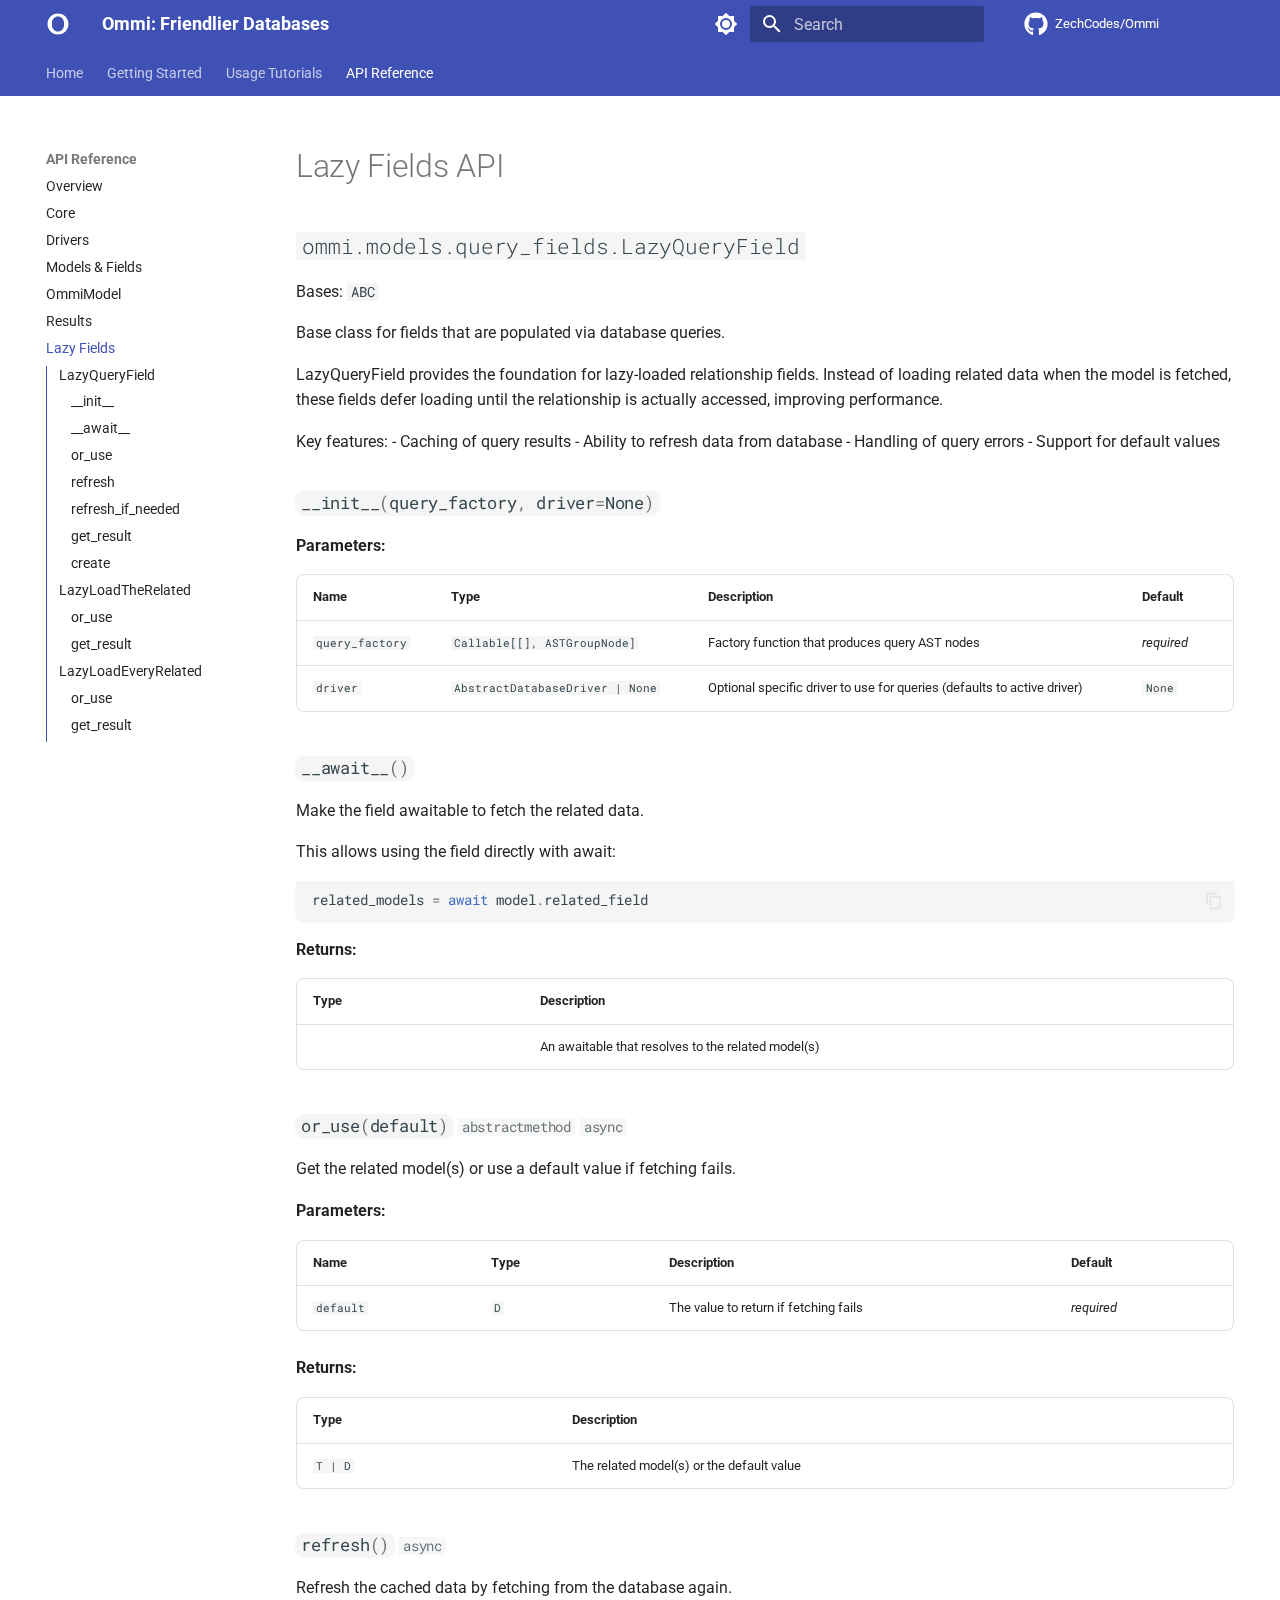
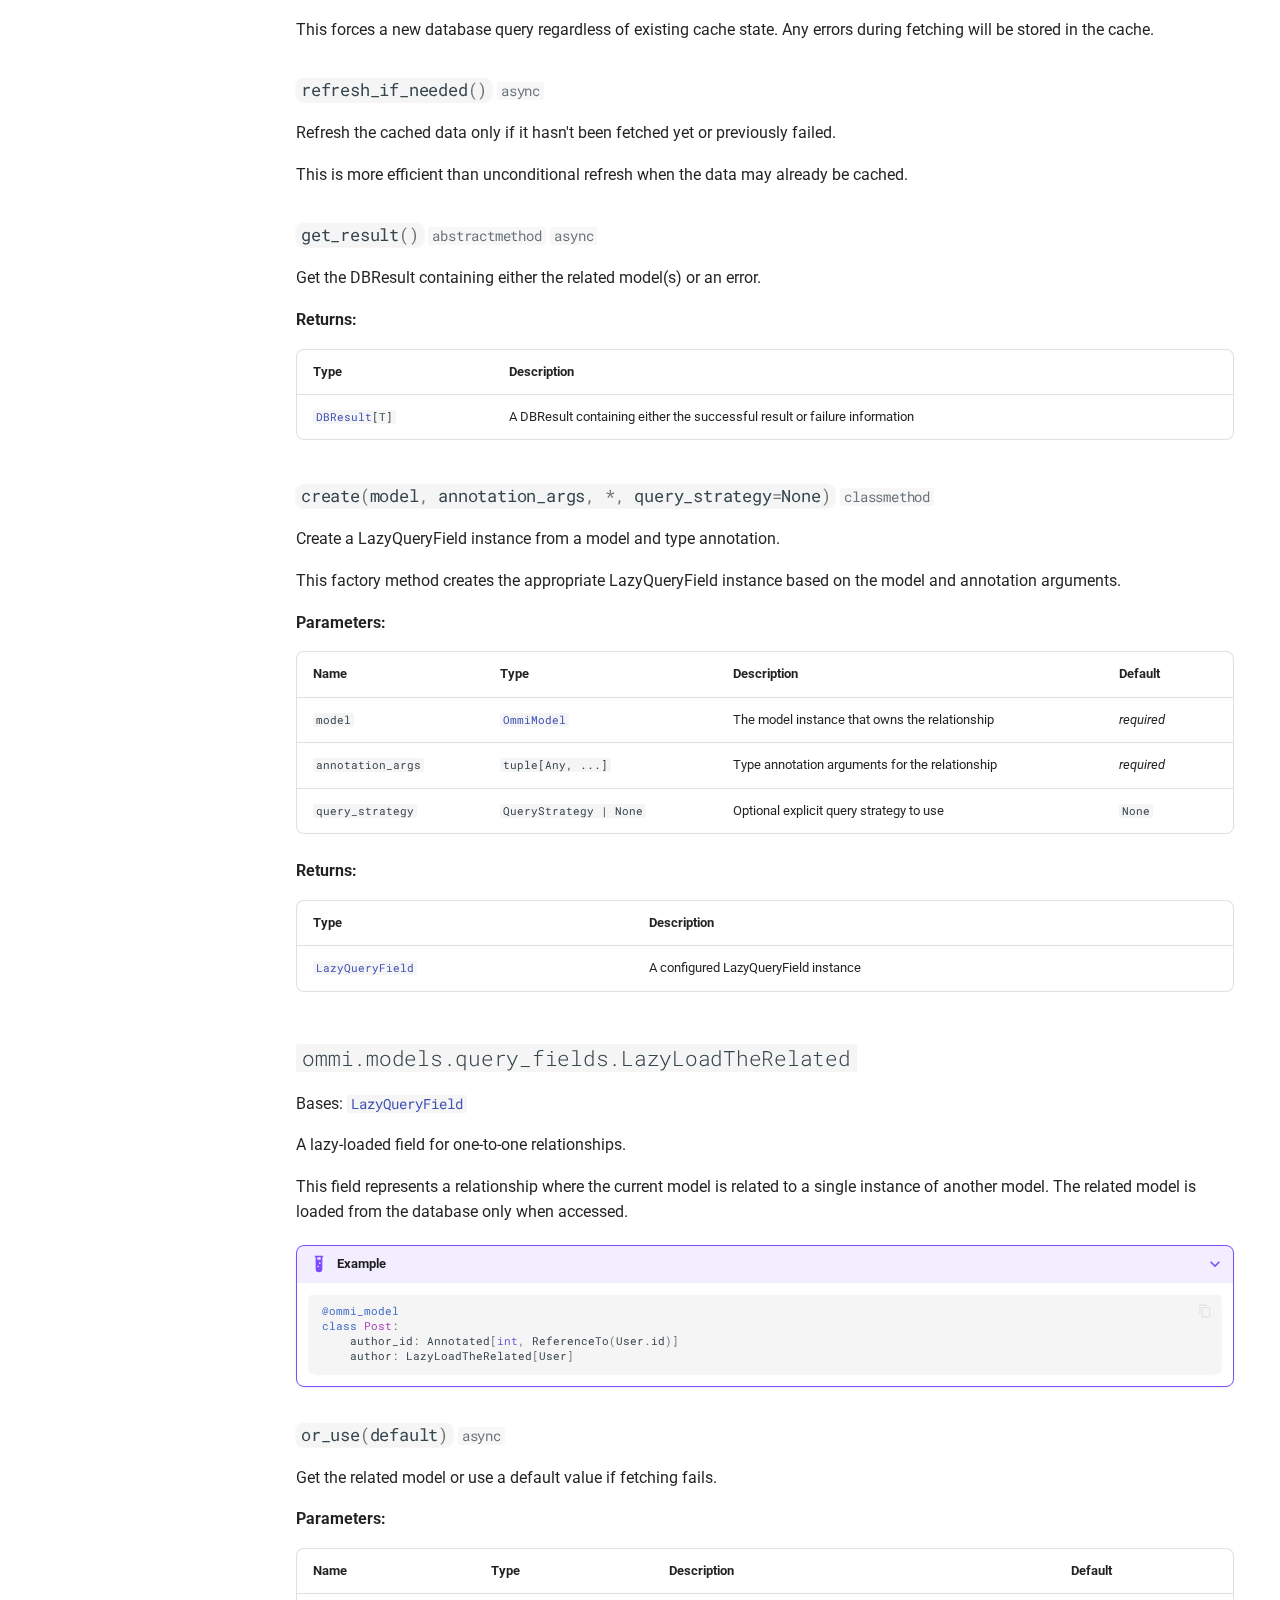
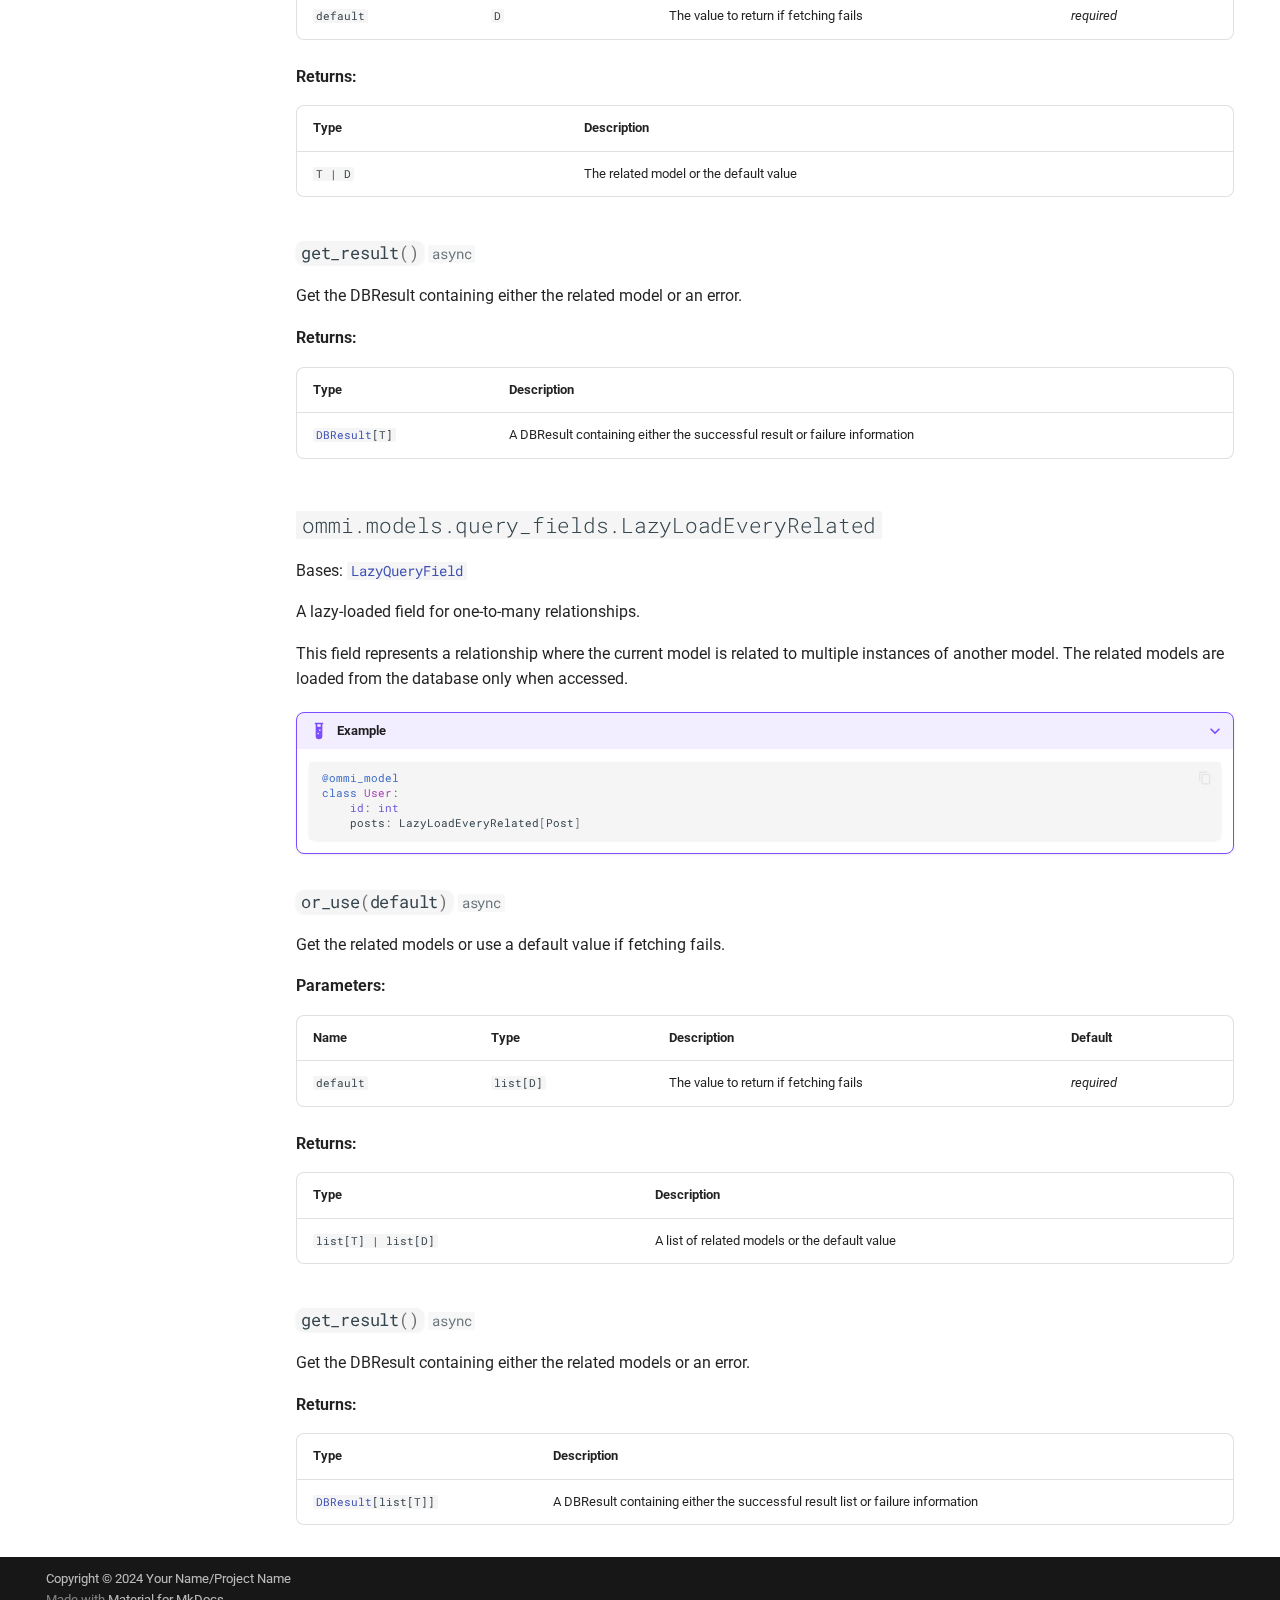
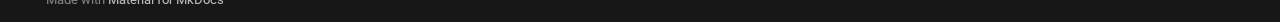
<file: site/api/lazy_fields/index.html>
<!doctype html>
<html lang="en" class="no-js">
  <head>
    
      <meta charset="utf-8">
      <meta name="viewport" content="width=device-width,initial-scale=1">
      
        <meta name="description" content="An OMM (object model mapper) for the 80% case, providing a consistent interface across database choices.">
      
      
        <meta name="author" content="Zech Zimmerman">
      
      
      
        <link rel="prev" href="../results/">
      
      
      
      <link rel="icon" href="../../assets/favicon.svg">
      <meta name="generator" content="mkdocs-1.6.1, mkdocs-material-9.6.14">
    
    
      
        <title>Lazy Fields - Ommi: Friendlier Databases</title>
      
    
    
      <link rel="stylesheet" href="../../assets/stylesheets/main.342714a4.min.css">
      
        
        <link rel="stylesheet" href="../../assets/stylesheets/palette.06af60db.min.css">
      
      


    
    
      
    
    
      
        
        
        <link rel="preconnect" href="https://fonts.gstatic.com" crossorigin>
        <link rel="stylesheet" href="https://fonts.googleapis.com/css?family=Roboto:300,300i,400,400i,700,700i%7CRoboto+Mono:400,400i,700,700i&display=fallback">
        <style>:root{--md-text-font:"Roboto";--md-code-font:"Roboto Mono"}</style>
      
    
    
      <link rel="stylesheet" href="../../assets/_mkdocstrings.css">
    
      <link rel="stylesheet" href="../../stylesheets/extra.css">
    
    <script>__md_scope=new URL("../..",location),__md_hash=e=>[...e].reduce(((e,_)=>(e<<5)-e+_.charCodeAt(0)),0),__md_get=(e,_=localStorage,t=__md_scope)=>JSON.parse(_.getItem(t.pathname+"."+e)),__md_set=(e,_,t=localStorage,a=__md_scope)=>{try{t.setItem(a.pathname+"."+e,JSON.stringify(_))}catch(e){}}</script>
    
      

    
    
    
  </head>
  
  
    
    
      
    
    
    
    
    <body dir="ltr" data-md-color-scheme="default" data-md-color-primary="indigo" data-md-color-accent="pink">
  
    
    <input class="md-toggle" data-md-toggle="drawer" type="checkbox" id="__drawer" autocomplete="off">
    <input class="md-toggle" data-md-toggle="search" type="checkbox" id="__search" autocomplete="off">
    <label class="md-overlay" for="__drawer"></label>
    <div data-md-component="skip">
      
        
        <a href="#lazy-fields-api" class="md-skip">
          Skip to content
        </a>
      
    </div>
    <div data-md-component="announce">
      
    </div>
    
    
      

<header class="md-header" data-md-component="header">
  <nav class="md-header__inner md-grid" aria-label="Header">
    <a href="../.." title="Ommi: Friendlier Databases" class="md-header__button md-logo" aria-label="Ommi: Friendlier Databases" data-md-component="logo">
      
  <img src="../../assets/logo.svg" alt="logo">

    </a>
    <label class="md-header__button md-icon" for="__drawer">
      
      <svg xmlns="http://www.w3.org/2000/svg" viewBox="0 0 24 24"><path d="M3 6h18v2H3zm0 5h18v2H3zm0 5h18v2H3z"/></svg>
    </label>
    <div class="md-header__title" data-md-component="header-title">
      <div class="md-header__ellipsis">
        <div class="md-header__topic">
          <span class="md-ellipsis">
            Ommi: Friendlier Databases
          </span>
        </div>
        <div class="md-header__topic" data-md-component="header-topic">
          <span class="md-ellipsis">
            
              Lazy Fields
            
          </span>
        </div>
      </div>
    </div>
    
      
        <form class="md-header__option" data-md-component="palette">
  
    
    
    
    <input class="md-option" data-md-color-media="" data-md-color-scheme="default" data-md-color-primary="indigo" data-md-color-accent="pink"  aria-label="Switch to dark mode"  type="radio" name="__palette" id="__palette_0">
    
      <label class="md-header__button md-icon" title="Switch to dark mode" for="__palette_1" hidden>
        <svg xmlns="http://www.w3.org/2000/svg" viewBox="0 0 24 24"><path d="M12 8a4 4 0 0 0-4 4 4 4 0 0 0 4 4 4 4 0 0 0 4-4 4 4 0 0 0-4-4m0 10a6 6 0 0 1-6-6 6 6 0 0 1 6-6 6 6 0 0 1 6 6 6 6 0 0 1-6 6m8-9.31V4h-4.69L12 .69 8.69 4H4v4.69L.69 12 4 15.31V20h4.69L12 23.31 15.31 20H20v-4.69L23.31 12z"/></svg>
      </label>
    
  
    
    
    
    <input class="md-option" data-md-color-media="" data-md-color-scheme="slate" data-md-color-primary="blue" data-md-color-accent="lime"  aria-label="Switch to light mode"  type="radio" name="__palette" id="__palette_1">
    
      <label class="md-header__button md-icon" title="Switch to light mode" for="__palette_0" hidden>
        <svg xmlns="http://www.w3.org/2000/svg" viewBox="0 0 24 24"><path d="M12 18c-.89 0-1.74-.2-2.5-.55C11.56 16.5 13 14.42 13 12s-1.44-4.5-3.5-5.45C10.26 6.2 11.11 6 12 6a6 6 0 0 1 6 6 6 6 0 0 1-6 6m8-9.31V4h-4.69L12 .69 8.69 4H4v4.69L.69 12 4 15.31V20h4.69L12 23.31 15.31 20H20v-4.69L23.31 12z"/></svg>
      </label>
    
  
</form>
      
    
    
      <script>var palette=__md_get("__palette");if(palette&&palette.color){if("(prefers-color-scheme)"===palette.color.media){var media=matchMedia("(prefers-color-scheme: light)"),input=document.querySelector(media.matches?"[data-md-color-media='(prefers-color-scheme: light)']":"[data-md-color-media='(prefers-color-scheme: dark)']");palette.color.media=input.getAttribute("data-md-color-media"),palette.color.scheme=input.getAttribute("data-md-color-scheme"),palette.color.primary=input.getAttribute("data-md-color-primary"),palette.color.accent=input.getAttribute("data-md-color-accent")}for(var[key,value]of Object.entries(palette.color))document.body.setAttribute("data-md-color-"+key,value)}</script>
    
    
    
      
      
        <label class="md-header__button md-icon" for="__search">
          
          <svg xmlns="http://www.w3.org/2000/svg" viewBox="0 0 24 24"><path d="M9.5 3A6.5 6.5 0 0 1 16 9.5c0 1.61-.59 3.09-1.56 4.23l.27.27h.79l5 5-1.5 1.5-5-5v-.79l-.27-.27A6.52 6.52 0 0 1 9.5 16 6.5 6.5 0 0 1 3 9.5 6.5 6.5 0 0 1 9.5 3m0 2C7 5 5 7 5 9.5S7 14 9.5 14 14 12 14 9.5 12 5 9.5 5"/></svg>
        </label>
        <div class="md-search" data-md-component="search" role="dialog">
  <label class="md-search__overlay" for="__search"></label>
  <div class="md-search__inner" role="search">
    <form class="md-search__form" name="search">
      <input type="text" class="md-search__input" name="query" aria-label="Search" placeholder="Search" autocapitalize="off" autocorrect="off" autocomplete="off" spellcheck="false" data-md-component="search-query" required>
      <label class="md-search__icon md-icon" for="__search">
        
        <svg xmlns="http://www.w3.org/2000/svg" viewBox="0 0 24 24"><path d="M9.5 3A6.5 6.5 0 0 1 16 9.5c0 1.61-.59 3.09-1.56 4.23l.27.27h.79l5 5-1.5 1.5-5-5v-.79l-.27-.27A6.52 6.52 0 0 1 9.5 16 6.5 6.5 0 0 1 3 9.5 6.5 6.5 0 0 1 9.5 3m0 2C7 5 5 7 5 9.5S7 14 9.5 14 14 12 14 9.5 12 5 9.5 5"/></svg>
        
        <svg xmlns="http://www.w3.org/2000/svg" viewBox="0 0 24 24"><path d="M20 11v2H8l5.5 5.5-1.42 1.42L4.16 12l7.92-7.92L13.5 5.5 8 11z"/></svg>
      </label>
      <nav class="md-search__options" aria-label="Search">
        
        <button type="reset" class="md-search__icon md-icon" title="Clear" aria-label="Clear" tabindex="-1">
          
          <svg xmlns="http://www.w3.org/2000/svg" viewBox="0 0 24 24"><path d="M19 6.41 17.59 5 12 10.59 6.41 5 5 6.41 10.59 12 5 17.59 6.41 19 12 13.41 17.59 19 19 17.59 13.41 12z"/></svg>
        </button>
      </nav>
      
        <div class="md-search__suggest" data-md-component="search-suggest"></div>
      
    </form>
    <div class="md-search__output">
      <div class="md-search__scrollwrap" tabindex="0" data-md-scrollfix>
        <div class="md-search-result" data-md-component="search-result">
          <div class="md-search-result__meta">
            Initializing search
          </div>
          <ol class="md-search-result__list" role="presentation"></ol>
        </div>
      </div>
    </div>
  </div>
</div>
      
    
    
      <div class="md-header__source">
        <a href="https://github.com/ZechCodes/Ommi" title="Go to repository" class="md-source" data-md-component="source">
  <div class="md-source__icon md-icon">
    
    <svg xmlns="http://www.w3.org/2000/svg" viewBox="0 0 496 512"><!--! Font Awesome Free 6.7.2 by @fontawesome - https://fontawesome.com License - https://fontawesome.com/license/free (Icons: CC BY 4.0, Fonts: SIL OFL 1.1, Code: MIT License) Copyright 2024 Fonticons, Inc.--><path d="M165.9 397.4c0 2-2.3 3.6-5.2 3.6-3.3.3-5.6-1.3-5.6-3.6 0-2 2.3-3.6 5.2-3.6 3-.3 5.6 1.3 5.6 3.6m-31.1-4.5c-.7 2 1.3 4.3 4.3 4.9 2.6 1 5.6 0 6.2-2s-1.3-4.3-4.3-5.2c-2.6-.7-5.5.3-6.2 2.3m44.2-1.7c-2.9.7-4.9 2.6-4.6 4.9.3 2 2.9 3.3 5.9 2.6 2.9-.7 4.9-2.6 4.6-4.6-.3-1.9-3-3.2-5.9-2.9M244.8 8C106.1 8 0 113.3 0 252c0 110.9 69.8 205.8 169.5 239.2 12.8 2.3 17.3-5.6 17.3-12.1 0-6.2-.3-40.4-.3-61.4 0 0-70 15-84.7-29.8 0 0-11.4-29.1-27.8-36.6 0 0-22.9-15.7 1.6-15.4 0 0 24.9 2 38.6 25.8 21.9 38.6 58.6 27.5 72.9 20.9 2.3-16 8.8-27.1 16-33.7-55.9-6.2-112.3-14.3-112.3-110.5 0-27.5 7.6-41.3 23.6-58.9-2.6-6.5-11.1-33.3 2.6-67.9 20.9-6.5 69 27 69 27 20-5.6 41.5-8.5 62.8-8.5s42.8 2.9 62.8 8.5c0 0 48.1-33.6 69-27 13.7 34.7 5.2 61.4 2.6 67.9 16 17.7 25.8 31.5 25.8 58.9 0 96.5-58.9 104.2-114.8 110.5 9.2 7.9 17 22.9 17 46.4 0 33.7-.3 75.4-.3 83.6 0 6.5 4.6 14.4 17.3 12.1C428.2 457.8 496 362.9 496 252 496 113.3 383.5 8 244.8 8M97.2 352.9c-1.3 1-1 3.3.7 5.2 1.6 1.6 3.9 2.3 5.2 1 1.3-1 1-3.3-.7-5.2-1.6-1.6-3.9-2.3-5.2-1m-10.8-8.1c-.7 1.3.3 2.9 2.3 3.9 1.6 1 3.6.7 4.3-.7.7-1.3-.3-2.9-2.3-3.9-2-.6-3.6-.3-4.3.7m32.4 35.6c-1.6 1.3-1 4.3 1.3 6.2 2.3 2.3 5.2 2.6 6.5 1 1.3-1.3.7-4.3-1.3-6.2-2.2-2.3-5.2-2.6-6.5-1m-11.4-14.7c-1.6 1-1.6 3.6 0 5.9s4.3 3.3 5.6 2.3c1.6-1.3 1.6-3.9 0-6.2-1.4-2.3-4-3.3-5.6-2"/></svg>
  </div>
  <div class="md-source__repository">
    ZechCodes/Ommi
  </div>
</a>
      </div>
    
  </nav>
  
</header>
    
    <div class="md-container" data-md-component="container">
      
      
        
          
            
<nav class="md-tabs" aria-label="Tabs" data-md-component="tabs">
  <div class="md-grid">
    <ul class="md-tabs__list">
      
        
  
  
  
  
    <li class="md-tabs__item">
      <a href="../.." class="md-tabs__link">
        
  
  
    
  
  Home

      </a>
    </li>
  

      
        
  
  
  
  
    <li class="md-tabs__item">
      <a href="../../getting-started/" class="md-tabs__link">
        
  
  
    
  
  Getting Started

      </a>
    </li>
  

      
        
  
  
  
  
    
    
      <li class="md-tabs__item">
        <a href="../../usage/models/" class="md-tabs__link">
          
  
  
  Usage Tutorials

        </a>
      </li>
    
  

      
        
  
  
  
    
  
  
    
    
      <li class="md-tabs__item md-tabs__item--active">
        <a href="../overview/" class="md-tabs__link">
          
  
  
  API Reference

        </a>
      </li>
    
  

      
    </ul>
  </div>
</nav>
          
        
      
      <main class="md-main" data-md-component="main">
        <div class="md-main__inner md-grid">
          
            
              
              <div class="md-sidebar md-sidebar--primary" data-md-component="sidebar" data-md-type="navigation" >
                <div class="md-sidebar__scrollwrap">
                  <div class="md-sidebar__inner">
                    


  


  

<nav class="md-nav md-nav--primary md-nav--lifted md-nav--integrated" aria-label="Navigation" data-md-level="0">
  <label class="md-nav__title" for="__drawer">
    <a href="../.." title="Ommi: Friendlier Databases" class="md-nav__button md-logo" aria-label="Ommi: Friendlier Databases" data-md-component="logo">
      
  <img src="../../assets/logo.svg" alt="logo">

    </a>
    Ommi: Friendlier Databases
  </label>
  
    <div class="md-nav__source">
      <a href="https://github.com/ZechCodes/Ommi" title="Go to repository" class="md-source" data-md-component="source">
  <div class="md-source__icon md-icon">
    
    <svg xmlns="http://www.w3.org/2000/svg" viewBox="0 0 496 512"><!--! Font Awesome Free 6.7.2 by @fontawesome - https://fontawesome.com License - https://fontawesome.com/license/free (Icons: CC BY 4.0, Fonts: SIL OFL 1.1, Code: MIT License) Copyright 2024 Fonticons, Inc.--><path d="M165.9 397.4c0 2-2.3 3.6-5.2 3.6-3.3.3-5.6-1.3-5.6-3.6 0-2 2.3-3.6 5.2-3.6 3-.3 5.6 1.3 5.6 3.6m-31.1-4.5c-.7 2 1.3 4.3 4.3 4.9 2.6 1 5.6 0 6.2-2s-1.3-4.3-4.3-5.2c-2.6-.7-5.5.3-6.2 2.3m44.2-1.7c-2.9.7-4.9 2.6-4.6 4.9.3 2 2.9 3.3 5.9 2.6 2.9-.7 4.9-2.6 4.6-4.6-.3-1.9-3-3.2-5.9-2.9M244.8 8C106.1 8 0 113.3 0 252c0 110.9 69.8 205.8 169.5 239.2 12.8 2.3 17.3-5.6 17.3-12.1 0-6.2-.3-40.4-.3-61.4 0 0-70 15-84.7-29.8 0 0-11.4-29.1-27.8-36.6 0 0-22.9-15.7 1.6-15.4 0 0 24.9 2 38.6 25.8 21.9 38.6 58.6 27.5 72.9 20.9 2.3-16 8.8-27.1 16-33.7-55.9-6.2-112.3-14.3-112.3-110.5 0-27.5 7.6-41.3 23.6-58.9-2.6-6.5-11.1-33.3 2.6-67.9 20.9-6.5 69 27 69 27 20-5.6 41.5-8.5 62.8-8.5s42.8 2.9 62.8 8.5c0 0 48.1-33.6 69-27 13.7 34.7 5.2 61.4 2.6 67.9 16 17.7 25.8 31.5 25.8 58.9 0 96.5-58.9 104.2-114.8 110.5 9.2 7.9 17 22.9 17 46.4 0 33.7-.3 75.4-.3 83.6 0 6.5 4.6 14.4 17.3 12.1C428.2 457.8 496 362.9 496 252 496 113.3 383.5 8 244.8 8M97.2 352.9c-1.3 1-1 3.3.7 5.2 1.6 1.6 3.9 2.3 5.2 1 1.3-1 1-3.3-.7-5.2-1.6-1.6-3.9-2.3-5.2-1m-10.8-8.1c-.7 1.3.3 2.9 2.3 3.9 1.6 1 3.6.7 4.3-.7.7-1.3-.3-2.9-2.3-3.9-2-.6-3.6-.3-4.3.7m32.4 35.6c-1.6 1.3-1 4.3 1.3 6.2 2.3 2.3 5.2 2.6 6.5 1 1.3-1.3.7-4.3-1.3-6.2-2.2-2.3-5.2-2.6-6.5-1m-11.4-14.7c-1.6 1-1.6 3.6 0 5.9s4.3 3.3 5.6 2.3c1.6-1.3 1.6-3.9 0-6.2-1.4-2.3-4-3.3-5.6-2"/></svg>
  </div>
  <div class="md-source__repository">
    ZechCodes/Ommi
  </div>
</a>
    </div>
  
  <ul class="md-nav__list" data-md-scrollfix>
    
      
      
  
  
  
  
    <li class="md-nav__item">
      <a href="../.." class="md-nav__link">
        
  
  
  <span class="md-ellipsis">
    Home
    
  </span>
  

      </a>
    </li>
  

    
      
      
  
  
  
  
    <li class="md-nav__item">
      <a href="../../getting-started/" class="md-nav__link">
        
  
  
  <span class="md-ellipsis">
    Getting Started
    
  </span>
  

      </a>
    </li>
  

    
      
      
  
  
  
  
    
    
    
    
      
      
        
      
    
    
    <li class="md-nav__item md-nav__item--nested">
      
        
        
          
        
        <input class="md-nav__toggle md-toggle md-toggle--indeterminate" type="checkbox" id="__nav_3" >
        
          
          <label class="md-nav__link" for="__nav_3" id="__nav_3_label" tabindex="0">
            
  
  
  <span class="md-ellipsis">
    Usage Tutorials
    
  </span>
  

            <span class="md-nav__icon md-icon"></span>
          </label>
        
        <nav class="md-nav" data-md-level="1" aria-labelledby="__nav_3_label" aria-expanded="false">
          <label class="md-nav__title" for="__nav_3">
            <span class="md-nav__icon md-icon"></span>
            Usage Tutorials
          </label>
          <ul class="md-nav__list" data-md-scrollfix>
            
              
                
  
  
  
  
    <li class="md-nav__item">
      <a href="../../usage/models/" class="md-nav__link">
        
  
  
  <span class="md-ellipsis">
    Models
    
  </span>
  

      </a>
    </li>
  

              
            
              
                
  
  
  
  
    <li class="md-nav__item">
      <a href="../../usage/lazy-fields/" class="md-nav__link">
        
  
  
  <span class="md-ellipsis">
    Lazy Fields (Query Fields)
    
  </span>
  

      </a>
    </li>
  

              
            
              
                
  
  
  
  
    <li class="md-nav__item">
      <a href="../../usage/association-tables/" class="md-nav__link">
        
  
  
  <span class="md-ellipsis">
    Association Tables
    
  </span>
  

      </a>
    </li>
  

              
            
              
                
  
  
  
  
    <li class="md-nav__item">
      <a href="../../usage/model-collections/" class="md-nav__link">
        
  
  
  <span class="md-ellipsis">
    Model Collections
    
  </span>
  

      </a>
    </li>
  

              
            
              
                
  
  
  
  
    <li class="md-nav__item">
      <a href="../../usage/handling-results/" class="md-nav__link">
        
  
  
  <span class="md-ellipsis">
    Handling Results
    
  </span>
  

      </a>
    </li>
  

              
            
          </ul>
        </nav>
      
    </li>
  

    
      
      
  
  
    
  
  
  
    
    
    
    
      
        
        
      
      
        
      
    
    
    <li class="md-nav__item md-nav__item--active md-nav__item--section md-nav__item--nested">
      
        
        
        <input class="md-nav__toggle md-toggle " type="checkbox" id="__nav_4" checked>
        
          
          <label class="md-nav__link" for="__nav_4" id="__nav_4_label" tabindex="">
            
  
  
  <span class="md-ellipsis">
    API Reference
    
  </span>
  

            <span class="md-nav__icon md-icon"></span>
          </label>
        
        <nav class="md-nav" data-md-level="1" aria-labelledby="__nav_4_label" aria-expanded="true">
          <label class="md-nav__title" for="__nav_4">
            <span class="md-nav__icon md-icon"></span>
            API Reference
          </label>
          <ul class="md-nav__list" data-md-scrollfix>
            
              
                
  
  
  
  
    <li class="md-nav__item">
      <a href="../overview/" class="md-nav__link">
        
  
  
  <span class="md-ellipsis">
    Overview
    
  </span>
  

      </a>
    </li>
  

              
            
              
                
  
  
  
  
    <li class="md-nav__item">
      <a href="../core/" class="md-nav__link">
        
  
  
  <span class="md-ellipsis">
    Core
    
  </span>
  

      </a>
    </li>
  

              
            
              
                
  
  
  
  
    <li class="md-nav__item">
      <a href="../drivers/" class="md-nav__link">
        
  
  
  <span class="md-ellipsis">
    Drivers
    
  </span>
  

      </a>
    </li>
  

              
            
              
                
  
  
  
  
    <li class="md-nav__item">
      <a href="../models/" class="md-nav__link">
        
  
  
  <span class="md-ellipsis">
    Models & Fields
    
  </span>
  

      </a>
    </li>
  

              
            
              
                
  
  
  
  
    <li class="md-nav__item">
      <a href="../ommi_model/" class="md-nav__link">
        
  
  
  <span class="md-ellipsis">
    OmmiModel
    
  </span>
  

      </a>
    </li>
  

              
            
              
                
  
  
  
  
    <li class="md-nav__item">
      <a href="../results/" class="md-nav__link">
        
  
  
  <span class="md-ellipsis">
    Results
    
  </span>
  

      </a>
    </li>
  

              
            
              
                
  
  
    
  
  
  
    <li class="md-nav__item md-nav__item--active">
      
      <input class="md-nav__toggle md-toggle" type="checkbox" id="__toc">
      
      
        
      
      
        <label class="md-nav__link md-nav__link--active" for="__toc">
          
  
  
  <span class="md-ellipsis">
    Lazy Fields
    
  </span>
  

          <span class="md-nav__icon md-icon"></span>
        </label>
      
      <a href="./" class="md-nav__link md-nav__link--active">
        
  
  
  <span class="md-ellipsis">
    Lazy Fields
    
  </span>
  

      </a>
      
        

<nav class="md-nav md-nav--secondary" aria-label="Table of contents">
  
  
  
    
  
  
    <label class="md-nav__title" for="__toc">
      <span class="md-nav__icon md-icon"></span>
      Table of contents
    </label>
    <ul class="md-nav__list" data-md-component="toc" data-md-scrollfix>
      
        <li class="md-nav__item">
  <a href="#ommi.models.query_fields.LazyQueryField" class="md-nav__link">
    <span class="md-ellipsis">
      LazyQueryField
    </span>
  </a>
  
    <nav class="md-nav" aria-label="LazyQueryField">
      <ul class="md-nav__list">
        
          <li class="md-nav__item">
  <a href="#ommi.models.query_fields.LazyQueryField.__init__" class="md-nav__link">
    <span class="md-ellipsis">
      __init__
    </span>
  </a>
  
</li>
        
          <li class="md-nav__item">
  <a href="#ommi.models.query_fields.LazyQueryField.__await__" class="md-nav__link">
    <span class="md-ellipsis">
      __await__
    </span>
  </a>
  
</li>
        
          <li class="md-nav__item">
  <a href="#ommi.models.query_fields.LazyQueryField.or_use" class="md-nav__link">
    <span class="md-ellipsis">
      or_use
    </span>
  </a>
  
</li>
        
          <li class="md-nav__item">
  <a href="#ommi.models.query_fields.LazyQueryField.refresh" class="md-nav__link">
    <span class="md-ellipsis">
      refresh
    </span>
  </a>
  
</li>
        
          <li class="md-nav__item">
  <a href="#ommi.models.query_fields.LazyQueryField.refresh_if_needed" class="md-nav__link">
    <span class="md-ellipsis">
      refresh_if_needed
    </span>
  </a>
  
</li>
        
          <li class="md-nav__item">
  <a href="#ommi.models.query_fields.LazyQueryField.get_result" class="md-nav__link">
    <span class="md-ellipsis">
      get_result
    </span>
  </a>
  
</li>
        
          <li class="md-nav__item">
  <a href="#ommi.models.query_fields.LazyQueryField.create" class="md-nav__link">
    <span class="md-ellipsis">
      create
    </span>
  </a>
  
</li>
        
      </ul>
    </nav>
  
</li>
      
        <li class="md-nav__item">
  <a href="#ommi.models.query_fields.LazyLoadTheRelated" class="md-nav__link">
    <span class="md-ellipsis">
      LazyLoadTheRelated
    </span>
  </a>
  
    <nav class="md-nav" aria-label="LazyLoadTheRelated">
      <ul class="md-nav__list">
        
          <li class="md-nav__item">
  <a href="#ommi.models.query_fields.LazyLoadTheRelated.or_use" class="md-nav__link">
    <span class="md-ellipsis">
      or_use
    </span>
  </a>
  
</li>
        
          <li class="md-nav__item">
  <a href="#ommi.models.query_fields.LazyLoadTheRelated.get_result" class="md-nav__link">
    <span class="md-ellipsis">
      get_result
    </span>
  </a>
  
</li>
        
      </ul>
    </nav>
  
</li>
      
        <li class="md-nav__item">
  <a href="#ommi.models.query_fields.LazyLoadEveryRelated" class="md-nav__link">
    <span class="md-ellipsis">
      LazyLoadEveryRelated
    </span>
  </a>
  
    <nav class="md-nav" aria-label="LazyLoadEveryRelated">
      <ul class="md-nav__list">
        
          <li class="md-nav__item">
  <a href="#ommi.models.query_fields.LazyLoadEveryRelated.or_use" class="md-nav__link">
    <span class="md-ellipsis">
      or_use
    </span>
  </a>
  
</li>
        
          <li class="md-nav__item">
  <a href="#ommi.models.query_fields.LazyLoadEveryRelated.get_result" class="md-nav__link">
    <span class="md-ellipsis">
      get_result
    </span>
  </a>
  
</li>
        
      </ul>
    </nav>
  
</li>
      
    </ul>
  
</nav>
      
    </li>
  

              
            
          </ul>
        </nav>
      
    </li>
  

    
  </ul>
</nav>
                  </div>
                </div>
              </div>
            
            
          
          
            <div class="md-content" data-md-component="content">
              <article class="md-content__inner md-typeset">
                
                  


  
  


<h1 id="lazy-fields-api">Lazy Fields API<a class="headerlink" href="#lazy-fields-api" title="Permanent link">&para;</a></h1>


<div class="doc doc-object doc-class">



<h2 id="ommi.models.query_fields.LazyQueryField" class="doc doc-heading">
            <code>ommi.models.query_fields.LazyQueryField</code>


<a href="#ommi.models.query_fields.LazyQueryField" class="headerlink" title="Permanent link">&para;</a></h2>


    <div class="doc doc-contents first">
            <p class="doc doc-class-bases">
              Bases: <code><span title="abc.ABC">ABC</span></code></p>


        <p>Base class for fields that are populated via database queries.</p>
<p>LazyQueryField provides the foundation for lazy-loaded relationship fields.
Instead of loading related data when the model is fetched, these fields
defer loading until the relationship is actually accessed, improving
performance.</p>
<p>Key features:
- Caching of query results
- Ability to refresh data from database
- Handling of query errors
- Support for default values</p>










  <div class="doc doc-children">









<div class="doc doc-object doc-function">


<h3 id="ommi.models.query_fields.LazyQueryField.__init__" class="doc doc-heading">
            <code class="highlight language-python"><span class="fm">__init__</span><span class="p">(</span><span class="n">query_factory</span><span class="p">,</span> <span class="n">driver</span><span class="o">=</span><span class="kc">None</span><span class="p">)</span></code>

<a href="#ommi.models.query_fields.LazyQueryField.__init__" class="headerlink" title="Permanent link">&para;</a></h3>


    <div class="doc doc-contents ">



<p><span class="doc-section-title">Parameters:</span></p>
    <table>
      <thead>
        <tr>
          <th>Name</th>
          <th>Type</th>
          <th>Description</th>
          <th>Default</th>
        </tr>
      </thead>
      <tbody>
          <tr class="doc-section-item">
            <td>
                <code>query_factory</code>
            </td>
            <td>
                  <code><span title="typing.Callable">Callable</span>[[], <span title="ommi.query_ast.ASTGroupNode">ASTGroupNode</span>]</code>
            </td>
            <td>
              <div class="doc-md-description">
                <p>Factory function that produces query AST nodes</p>
              </div>
            </td>
            <td>
                <em>required</em>
            </td>
          </tr>
          <tr class="doc-section-item">
            <td>
                <code>driver</code>
            </td>
            <td>
                  <code><span title="ommi.drivers.drivers.AbstractDatabaseDriver">AbstractDatabaseDriver</span> | None</code>
            </td>
            <td>
              <div class="doc-md-description">
                <p>Optional specific driver to use for queries (defaults to active driver)</p>
              </div>
            </td>
            <td>
                  <code>None</code>
            </td>
          </tr>
      </tbody>
    </table>


    </div>

</div>

<div class="doc doc-object doc-function">


<h3 id="ommi.models.query_fields.LazyQueryField.__await__" class="doc doc-heading">
            <code class="highlight language-python"><span class="fm">__await__</span><span class="p">()</span></code>

<a href="#ommi.models.query_fields.LazyQueryField.__await__" class="headerlink" title="Permanent link">&para;</a></h3>


    <div class="doc doc-contents ">

        <p>Make the field awaitable to fetch the related data.</p>
<p>This allows using the field directly with await:
<div class="highlight"><pre><span></span><code><span id="__span-0-1"><a id="__codelineno-0-1" name="__codelineno-0-1" href="#__codelineno-0-1"></a><span class="n">related_models</span> <span class="o">=</span> <span class="k">await</span> <span class="n">model</span><span class="o">.</span><span class="n">related_field</span>
</span></code></pre></div></p>


    <p><span class="doc-section-title">Returns:</span></p>
    <table>
      <thead>
        <tr>
          <th>Type</th>
          <th>Description</th>
        </tr>
      </thead>
      <tbody>
          <tr class="doc-section-item">
            <td>
            </td>
            <td>
              <div class="doc-md-description">
                <p>An awaitable that resolves to the related model(s)</p>
              </div>
            </td>
          </tr>
      </tbody>
    </table>


    </div>

</div>

<div class="doc doc-object doc-function">


<h3 id="ommi.models.query_fields.LazyQueryField.or_use" class="doc doc-heading">
            <code class="highlight language-python"><span class="n">or_use</span><span class="p">(</span><span class="n">default</span><span class="p">)</span></code>

  <span class="doc doc-labels">
      <small class="doc doc-label doc-label-abstractmethod"><code>abstractmethod</code></small>
      <small class="doc doc-label doc-label-async"><code>async</code></small>
  </span>

<a href="#ommi.models.query_fields.LazyQueryField.or_use" class="headerlink" title="Permanent link">&para;</a></h3>


    <div class="doc doc-contents ">

        <p>Get the related model(s) or use a default value if fetching fails.</p>


<p><span class="doc-section-title">Parameters:</span></p>
    <table>
      <thead>
        <tr>
          <th>Name</th>
          <th>Type</th>
          <th>Description</th>
          <th>Default</th>
        </tr>
      </thead>
      <tbody>
          <tr class="doc-section-item">
            <td>
                <code>default</code>
            </td>
            <td>
                  <code><span title="D">D</span></code>
            </td>
            <td>
              <div class="doc-md-description">
                <p>The value to return if fetching fails</p>
              </div>
            </td>
            <td>
                <em>required</em>
            </td>
          </tr>
      </tbody>
    </table>


    <p><span class="doc-section-title">Returns:</span></p>
    <table>
      <thead>
        <tr>
          <th>Type</th>
          <th>Description</th>
        </tr>
      </thead>
      <tbody>
          <tr class="doc-section-item">
            <td>
                  <code><span title="ommi.models.query_fields.T">T</span> | <span title="D">D</span></code>
            </td>
            <td>
              <div class="doc-md-description">
                <p>The related model(s) or the default value</p>
              </div>
            </td>
          </tr>
      </tbody>
    </table>


    </div>

</div>

<div class="doc doc-object doc-function">


<h3 id="ommi.models.query_fields.LazyQueryField.refresh" class="doc doc-heading">
            <code class="highlight language-python"><span class="n">refresh</span><span class="p">()</span></code>

  <span class="doc doc-labels">
      <small class="doc doc-label doc-label-async"><code>async</code></small>
  </span>

<a href="#ommi.models.query_fields.LazyQueryField.refresh" class="headerlink" title="Permanent link">&para;</a></h3>


    <div class="doc doc-contents ">

        <p>Refresh the cached data by fetching from the database again.</p>
<p>This forces a new database query regardless of existing cache state.
Any errors during fetching will be stored in the cache.</p>


    </div>

</div>

<div class="doc doc-object doc-function">


<h3 id="ommi.models.query_fields.LazyQueryField.refresh_if_needed" class="doc doc-heading">
            <code class="highlight language-python"><span class="n">refresh_if_needed</span><span class="p">()</span></code>

  <span class="doc doc-labels">
      <small class="doc doc-label doc-label-async"><code>async</code></small>
  </span>

<a href="#ommi.models.query_fields.LazyQueryField.refresh_if_needed" class="headerlink" title="Permanent link">&para;</a></h3>


    <div class="doc doc-contents ">

        <p>Refresh the cached data only if it hasn't been fetched yet or previously failed.</p>
<p>This is more efficient than unconditional refresh when the data may already
be cached.</p>


    </div>

</div>

<div class="doc doc-object doc-function">


<h3 id="ommi.models.query_fields.LazyQueryField.get_result" class="doc doc-heading">
            <code class="highlight language-python"><span class="n">get_result</span><span class="p">()</span></code>

  <span class="doc doc-labels">
      <small class="doc doc-label doc-label-abstractmethod"><code>abstractmethod</code></small>
      <small class="doc doc-label doc-label-async"><code>async</code></small>
  </span>

<a href="#ommi.models.query_fields.LazyQueryField.get_result" class="headerlink" title="Permanent link">&para;</a></h3>


    <div class="doc doc-contents ">

        <p>Get the DBResult containing either the related model(s) or an error.</p>


    <p><span class="doc-section-title">Returns:</span></p>
    <table>
      <thead>
        <tr>
          <th>Type</th>
          <th>Description</th>
        </tr>
      </thead>
      <tbody>
          <tr class="doc-section-item">
            <td>
                  <code><a class="autorefs autorefs-internal" title="ommi.database.results.DBResult" href="../results/#ommi.database.results.DBResult">DBResult</a>[<span title="ommi.models.query_fields.T">T</span>]</code>
            </td>
            <td>
              <div class="doc-md-description">
                <p>A DBResult containing either the successful result or failure information</p>
              </div>
            </td>
          </tr>
      </tbody>
    </table>


    </div>

</div>

<div class="doc doc-object doc-function">


<h3 id="ommi.models.query_fields.LazyQueryField.create" class="doc doc-heading">
            <code class="highlight language-python"><span class="n">create</span><span class="p">(</span><span class="n">model</span><span class="p">,</span> <span class="n">annotation_args</span><span class="p">,</span> <span class="o">*</span><span class="p">,</span> <span class="n">query_strategy</span><span class="o">=</span><span class="kc">None</span><span class="p">)</span></code>

  <span class="doc doc-labels">
      <small class="doc doc-label doc-label-classmethod"><code>classmethod</code></small>
  </span>

<a href="#ommi.models.query_fields.LazyQueryField.create" class="headerlink" title="Permanent link">&para;</a></h3>


    <div class="doc doc-contents ">

        <p>Create a LazyQueryField instance from a model and type annotation.</p>
<p>This factory method creates the appropriate LazyQueryField instance
based on the model and annotation arguments.</p>


<p><span class="doc-section-title">Parameters:</span></p>
    <table>
      <thead>
        <tr>
          <th>Name</th>
          <th>Type</th>
          <th>Description</th>
          <th>Default</th>
        </tr>
      </thead>
      <tbody>
          <tr class="doc-section-item">
            <td>
                <code>model</code>
            </td>
            <td>
                  <code><a class="autorefs autorefs-internal" title="ommi.models.OmmiModel" href="../models/#ommi.models.OmmiModel">OmmiModel</a></code>
            </td>
            <td>
              <div class="doc-md-description">
                <p>The model instance that owns the relationship</p>
              </div>
            </td>
            <td>
                <em>required</em>
            </td>
          </tr>
          <tr class="doc-section-item">
            <td>
                <code>annotation_args</code>
            </td>
            <td>
                  <code><span title="tuple">tuple</span>[<span title="typing.Any">Any</span>, ...]</code>
            </td>
            <td>
              <div class="doc-md-description">
                <p>Type annotation arguments for the relationship</p>
              </div>
            </td>
            <td>
                <em>required</em>
            </td>
          </tr>
          <tr class="doc-section-item">
            <td>
                <code>query_strategy</code>
            </td>
            <td>
                  <code><span title="ommi.models.query_fields.QueryStrategy">QueryStrategy</span> | None</code>
            </td>
            <td>
              <div class="doc-md-description">
                <p>Optional explicit query strategy to use</p>
              </div>
            </td>
            <td>
                  <code>None</code>
            </td>
          </tr>
      </tbody>
    </table>


    <p><span class="doc-section-title">Returns:</span></p>
    <table>
      <thead>
        <tr>
          <th>Type</th>
          <th>Description</th>
        </tr>
      </thead>
      <tbody>
          <tr class="doc-section-item">
            <td>
                  <code><a class="autorefs autorefs-internal" title="ommi.models.query_fields.LazyQueryField" href="#ommi.models.query_fields.LazyQueryField">LazyQueryField</a></code>
            </td>
            <td>
              <div class="doc-md-description">
                <p>A configured LazyQueryField instance</p>
              </div>
            </td>
          </tr>
      </tbody>
    </table>


    </div>

</div>



  </div>

    </div>

</div>

<div class="doc doc-object doc-class">



<h2 id="ommi.models.query_fields.LazyLoadTheRelated" class="doc doc-heading">
            <code>ommi.models.query_fields.LazyLoadTheRelated</code>


<a href="#ommi.models.query_fields.LazyLoadTheRelated" class="headerlink" title="Permanent link">&para;</a></h2>


    <div class="doc doc-contents first">
            <p class="doc doc-class-bases">
              Bases: <code><a class="autorefs autorefs-internal" title="ommi.models.query_fields.LazyQueryField" href="#ommi.models.query_fields.LazyQueryField">LazyQueryField</a></code></p>


        <p>A lazy-loaded field for one-to-one relationships.</p>
<p>This field represents a relationship where the current model is related to
a single instance of another model. The related model is loaded from the
database only when accessed.</p>


<details class="example" open>
  <summary>Example</summary>
  <div class="highlight"><pre><span></span><code><span id="__span-0-1"><a id="__codelineno-0-1" name="__codelineno-0-1" href="#__codelineno-0-1"></a><span class="nd">@ommi_model</span>
</span><span id="__span-0-2"><a id="__codelineno-0-2" name="__codelineno-0-2" href="#__codelineno-0-2"></a><span class="k">class</span><span class="w"> </span><span class="nc">Post</span><span class="p">:</span>
</span><span id="__span-0-3"><a id="__codelineno-0-3" name="__codelineno-0-3" href="#__codelineno-0-3"></a>    <span class="n">author_id</span><span class="p">:</span> <span class="n">Annotated</span><span class="p">[</span><span class="nb">int</span><span class="p">,</span> <span class="n">ReferenceTo</span><span class="p">(</span><span class="n">User</span><span class="o">.</span><span class="n">id</span><span class="p">)]</span>
</span><span id="__span-0-4"><a id="__codelineno-0-4" name="__codelineno-0-4" href="#__codelineno-0-4"></a>    <span class="n">author</span><span class="p">:</span> <span class="n">LazyLoadTheRelated</span><span class="p">[</span><span class="n">User</span><span class="p">]</span>
</span></code></pre></div>
</details>









  <div class="doc doc-children">









<div class="doc doc-object doc-function">


<h3 id="ommi.models.query_fields.LazyLoadTheRelated.or_use" class="doc doc-heading">
            <code class="highlight language-python"><span class="n">or_use</span><span class="p">(</span><span class="n">default</span><span class="p">)</span></code>

  <span class="doc doc-labels">
      <small class="doc doc-label doc-label-async"><code>async</code></small>
  </span>

<a href="#ommi.models.query_fields.LazyLoadTheRelated.or_use" class="headerlink" title="Permanent link">&para;</a></h3>


    <div class="doc doc-contents ">

        <p>Get the related model or use a default value if fetching fails.</p>


<p><span class="doc-section-title">Parameters:</span></p>
    <table>
      <thead>
        <tr>
          <th>Name</th>
          <th>Type</th>
          <th>Description</th>
          <th>Default</th>
        </tr>
      </thead>
      <tbody>
          <tr class="doc-section-item">
            <td>
                <code>default</code>
            </td>
            <td>
                  <code><span title="D">D</span></code>
            </td>
            <td>
              <div class="doc-md-description">
                <p>The value to return if fetching fails</p>
              </div>
            </td>
            <td>
                <em>required</em>
            </td>
          </tr>
      </tbody>
    </table>


    <p><span class="doc-section-title">Returns:</span></p>
    <table>
      <thead>
        <tr>
          <th>Type</th>
          <th>Description</th>
        </tr>
      </thead>
      <tbody>
          <tr class="doc-section-item">
            <td>
                  <code><span title="ommi.models.query_fields.T">T</span> | <span title="D">D</span></code>
            </td>
            <td>
              <div class="doc-md-description">
                <p>The related model or the default value</p>
              </div>
            </td>
          </tr>
      </tbody>
    </table>


    </div>

</div>

<div class="doc doc-object doc-function">


<h3 id="ommi.models.query_fields.LazyLoadTheRelated.get_result" class="doc doc-heading">
            <code class="highlight language-python"><span class="n">get_result</span><span class="p">()</span></code>

  <span class="doc doc-labels">
      <small class="doc doc-label doc-label-async"><code>async</code></small>
  </span>

<a href="#ommi.models.query_fields.LazyLoadTheRelated.get_result" class="headerlink" title="Permanent link">&para;</a></h3>


    <div class="doc doc-contents ">

        <p>Get the DBResult containing either the related model or an error.</p>


    <p><span class="doc-section-title">Returns:</span></p>
    <table>
      <thead>
        <tr>
          <th>Type</th>
          <th>Description</th>
        </tr>
      </thead>
      <tbody>
          <tr class="doc-section-item">
            <td>
                  <code><a class="autorefs autorefs-internal" title="ommi.database.results.DBResult" href="../results/#ommi.database.results.DBResult">DBResult</a>[<span title="ommi.models.query_fields.T">T</span>]</code>
            </td>
            <td>
              <div class="doc-md-description">
                <p>A DBResult containing either the successful result or failure information</p>
              </div>
            </td>
          </tr>
      </tbody>
    </table>


    </div>

</div>



  </div>

    </div>

</div>

<div class="doc doc-object doc-class">



<h2 id="ommi.models.query_fields.LazyLoadEveryRelated" class="doc doc-heading">
            <code>ommi.models.query_fields.LazyLoadEveryRelated</code>


<a href="#ommi.models.query_fields.LazyLoadEveryRelated" class="headerlink" title="Permanent link">&para;</a></h2>


    <div class="doc doc-contents first">
            <p class="doc doc-class-bases">
              Bases: <code><a class="autorefs autorefs-internal" title="ommi.models.query_fields.LazyQueryField" href="#ommi.models.query_fields.LazyQueryField">LazyQueryField</a></code></p>


        <p>A lazy-loaded field for one-to-many relationships.</p>
<p>This field represents a relationship where the current model is related to
multiple instances of another model. The related models are loaded from the
database only when accessed.</p>


<details class="example" open>
  <summary>Example</summary>
  <div class="highlight"><pre><span></span><code><span id="__span-0-1"><a id="__codelineno-0-1" name="__codelineno-0-1" href="#__codelineno-0-1"></a><span class="nd">@ommi_model</span>
</span><span id="__span-0-2"><a id="__codelineno-0-2" name="__codelineno-0-2" href="#__codelineno-0-2"></a><span class="k">class</span><span class="w"> </span><span class="nc">User</span><span class="p">:</span>
</span><span id="__span-0-3"><a id="__codelineno-0-3" name="__codelineno-0-3" href="#__codelineno-0-3"></a>    <span class="nb">id</span><span class="p">:</span> <span class="nb">int</span>
</span><span id="__span-0-4"><a id="__codelineno-0-4" name="__codelineno-0-4" href="#__codelineno-0-4"></a>    <span class="n">posts</span><span class="p">:</span> <span class="n">LazyLoadEveryRelated</span><span class="p">[</span><span class="n">Post</span><span class="p">]</span>
</span></code></pre></div>
</details>









  <div class="doc doc-children">









<div class="doc doc-object doc-function">


<h3 id="ommi.models.query_fields.LazyLoadEveryRelated.or_use" class="doc doc-heading">
            <code class="highlight language-python"><span class="n">or_use</span><span class="p">(</span><span class="n">default</span><span class="p">)</span></code>

  <span class="doc doc-labels">
      <small class="doc doc-label doc-label-async"><code>async</code></small>
  </span>

<a href="#ommi.models.query_fields.LazyLoadEveryRelated.or_use" class="headerlink" title="Permanent link">&para;</a></h3>


    <div class="doc doc-contents ">

        <p>Get the related models or use a default value if fetching fails.</p>


<p><span class="doc-section-title">Parameters:</span></p>
    <table>
      <thead>
        <tr>
          <th>Name</th>
          <th>Type</th>
          <th>Description</th>
          <th>Default</th>
        </tr>
      </thead>
      <tbody>
          <tr class="doc-section-item">
            <td>
                <code>default</code>
            </td>
            <td>
                  <code><span title="list">list</span>[<span title="D">D</span>]</code>
            </td>
            <td>
              <div class="doc-md-description">
                <p>The value to return if fetching fails</p>
              </div>
            </td>
            <td>
                <em>required</em>
            </td>
          </tr>
      </tbody>
    </table>


    <p><span class="doc-section-title">Returns:</span></p>
    <table>
      <thead>
        <tr>
          <th>Type</th>
          <th>Description</th>
        </tr>
      </thead>
      <tbody>
          <tr class="doc-section-item">
            <td>
                  <code><span title="list">list</span>[<span title="ommi.models.query_fields.T">T</span>] | <span title="list">list</span>[<span title="D">D</span>]</code>
            </td>
            <td>
              <div class="doc-md-description">
                <p>A list of related models or the default value</p>
              </div>
            </td>
          </tr>
      </tbody>
    </table>


    </div>

</div>

<div class="doc doc-object doc-function">


<h3 id="ommi.models.query_fields.LazyLoadEveryRelated.get_result" class="doc doc-heading">
            <code class="highlight language-python"><span class="n">get_result</span><span class="p">()</span></code>

  <span class="doc doc-labels">
      <small class="doc doc-label doc-label-async"><code>async</code></small>
  </span>

<a href="#ommi.models.query_fields.LazyLoadEveryRelated.get_result" class="headerlink" title="Permanent link">&para;</a></h3>


    <div class="doc doc-contents ">

        <p>Get the DBResult containing either the related models or an error.</p>


    <p><span class="doc-section-title">Returns:</span></p>
    <table>
      <thead>
        <tr>
          <th>Type</th>
          <th>Description</th>
        </tr>
      </thead>
      <tbody>
          <tr class="doc-section-item">
            <td>
                  <code><a class="autorefs autorefs-internal" title="ommi.database.results.DBResult" href="../results/#ommi.database.results.DBResult">DBResult</a>[<span title="list">list</span>[<span title="ommi.models.query_fields.T">T</span>]]</code>
            </td>
            <td>
              <div class="doc-md-description">
                <p>A DBResult containing either the successful result list or failure information</p>
              </div>
            </td>
          </tr>
      </tbody>
    </table>


    </div>

</div>



  </div>

    </div>

</div>












                
              </article>
            </div>
          
          
  <script>var tabs=__md_get("__tabs");if(Array.isArray(tabs))e:for(var set of document.querySelectorAll(".tabbed-set")){var labels=set.querySelector(".tabbed-labels");for(var tab of tabs)for(var label of labels.getElementsByTagName("label"))if(label.innerText.trim()===tab){var input=document.getElementById(label.htmlFor);input.checked=!0;continue e}}</script>

<script>var target=document.getElementById(location.hash.slice(1));target&&target.name&&(target.checked=target.name.startsWith("__tabbed_"))</script>
        </div>
        
          <button type="button" class="md-top md-icon" data-md-component="top" hidden>
  
  <svg xmlns="http://www.w3.org/2000/svg" viewBox="0 0 24 24"><path d="M13 20h-2V8l-5.5 5.5-1.42-1.42L12 4.16l7.92 7.92-1.42 1.42L13 8z"/></svg>
  Back to top
</button>
        
      </main>
      
        <footer class="md-footer">
  
  <div class="md-footer-meta md-typeset">
    <div class="md-footer-meta__inner md-grid">
      <div class="md-copyright">
  
    <div class="md-copyright__highlight">
      Copyright &copy; 2024 Your Name/Project Name
    </div>
  
  
    Made with
    <a href="https://squidfunk.github.io/mkdocs-material/" target="_blank" rel="noopener">
      Material for MkDocs
    </a>
  
</div>
      
    </div>
  </div>
</footer>
      
    </div>
    <div class="md-dialog" data-md-component="dialog">
      <div class="md-dialog__inner md-typeset"></div>
    </div>
    
    
    
      
      <script id="__config" type="application/json">{"base": "../..", "features": ["navigation.tabs", "navigation.sections", "navigation.expand", "navigation.top", "search.suggest", "search.highlight", "content.code.annotate", "content.code.copy", "content.tabs.link", "toc.integrate"], "search": "../../assets/javascripts/workers/search.d50fe291.min.js", "tags": null, "translations": {"clipboard.copied": "Copied to clipboard", "clipboard.copy": "Copy to clipboard", "search.result.more.one": "1 more on this page", "search.result.more.other": "# more on this page", "search.result.none": "No matching documents", "search.result.one": "1 matching document", "search.result.other": "# matching documents", "search.result.placeholder": "Type to start searching", "search.result.term.missing": "Missing", "select.version": "Select version"}, "version": null}</script>
    
    
      <script src="../../assets/javascripts/bundle.13a4f30d.min.js"></script>
      
    
  </body>
</html>
</file>
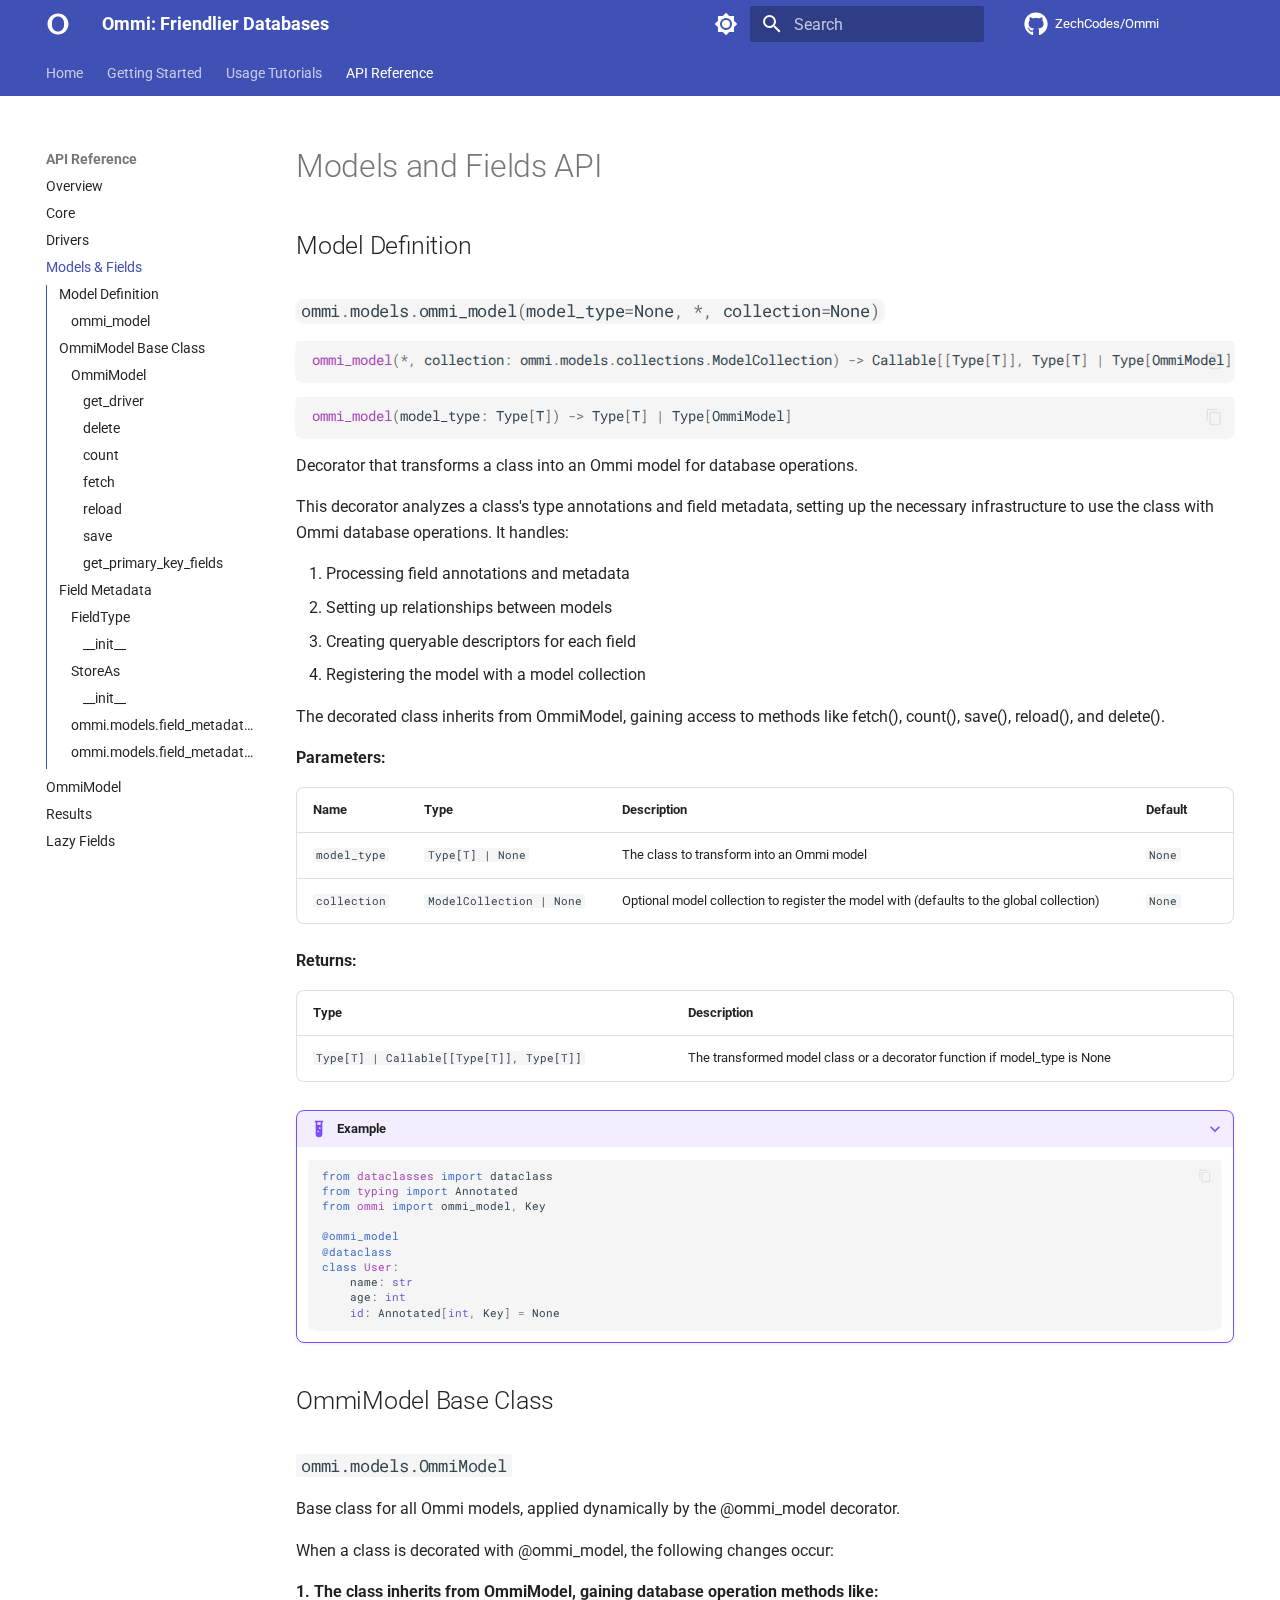
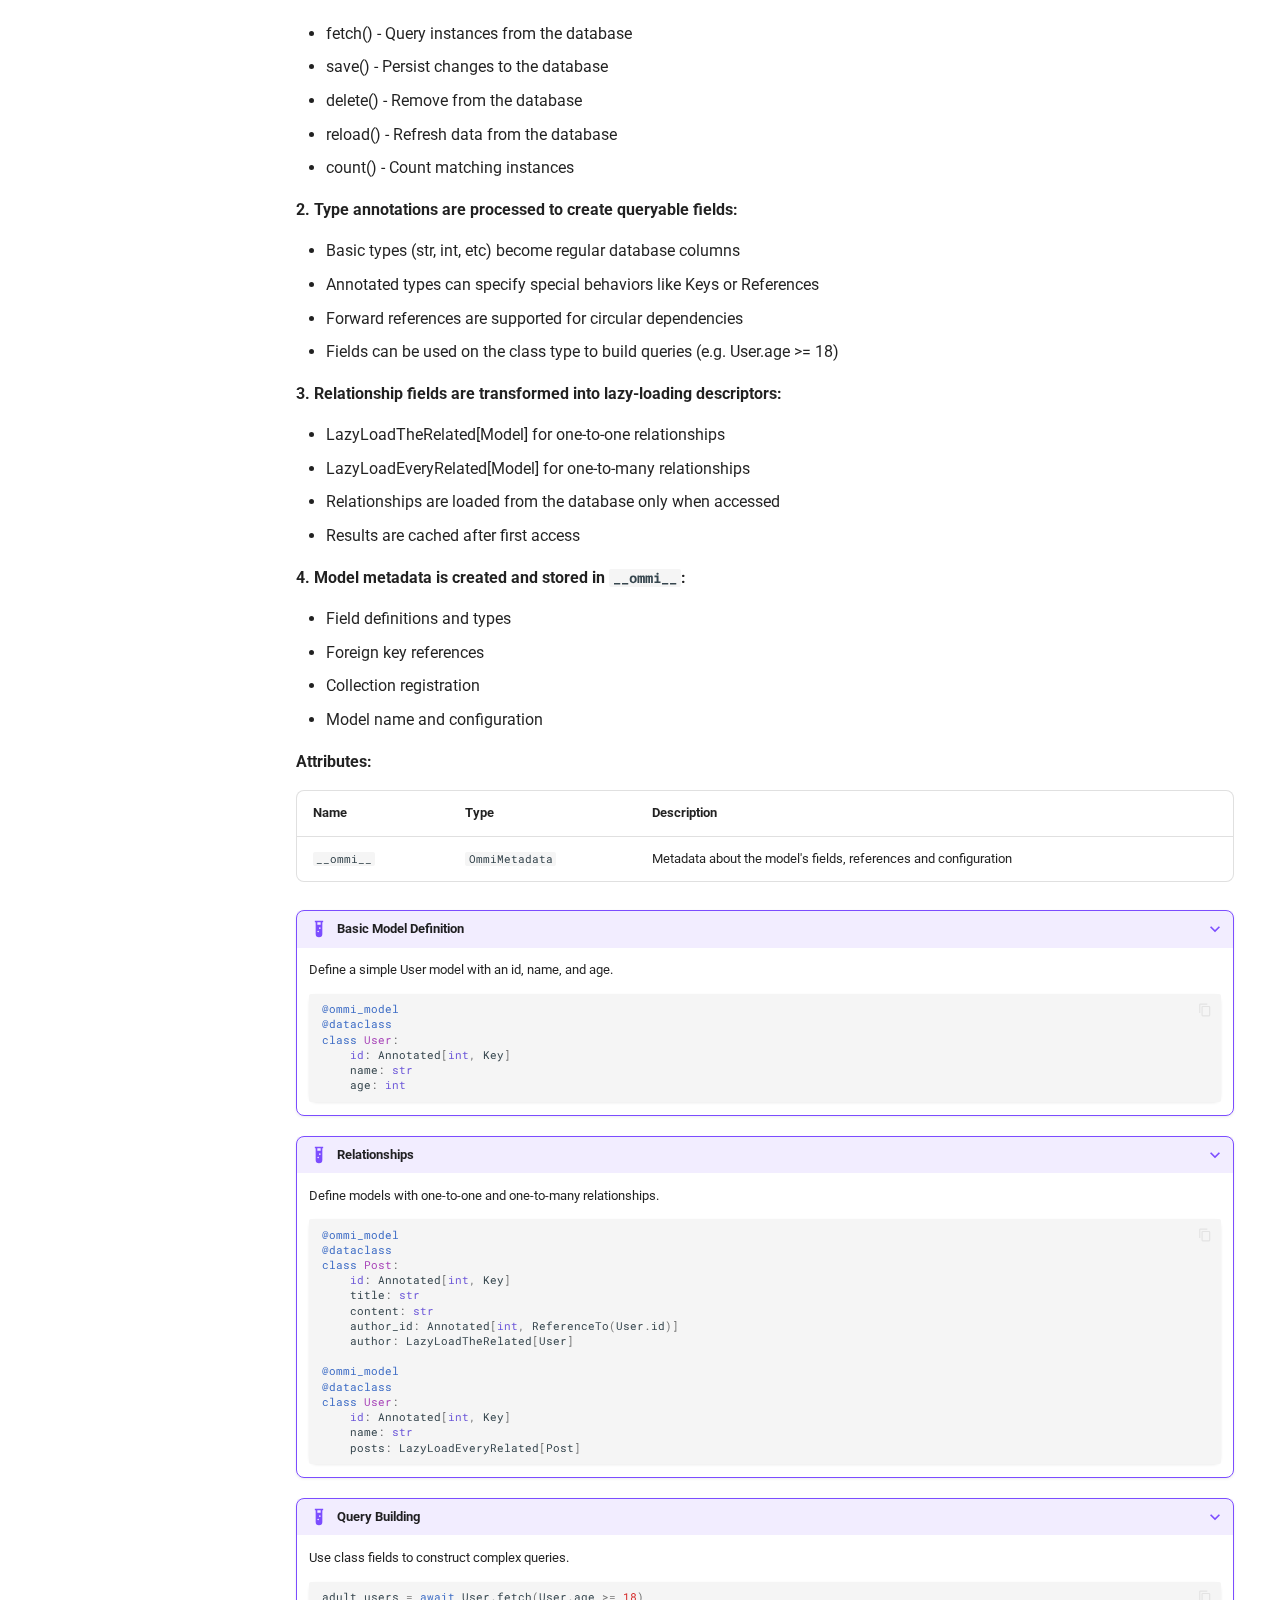
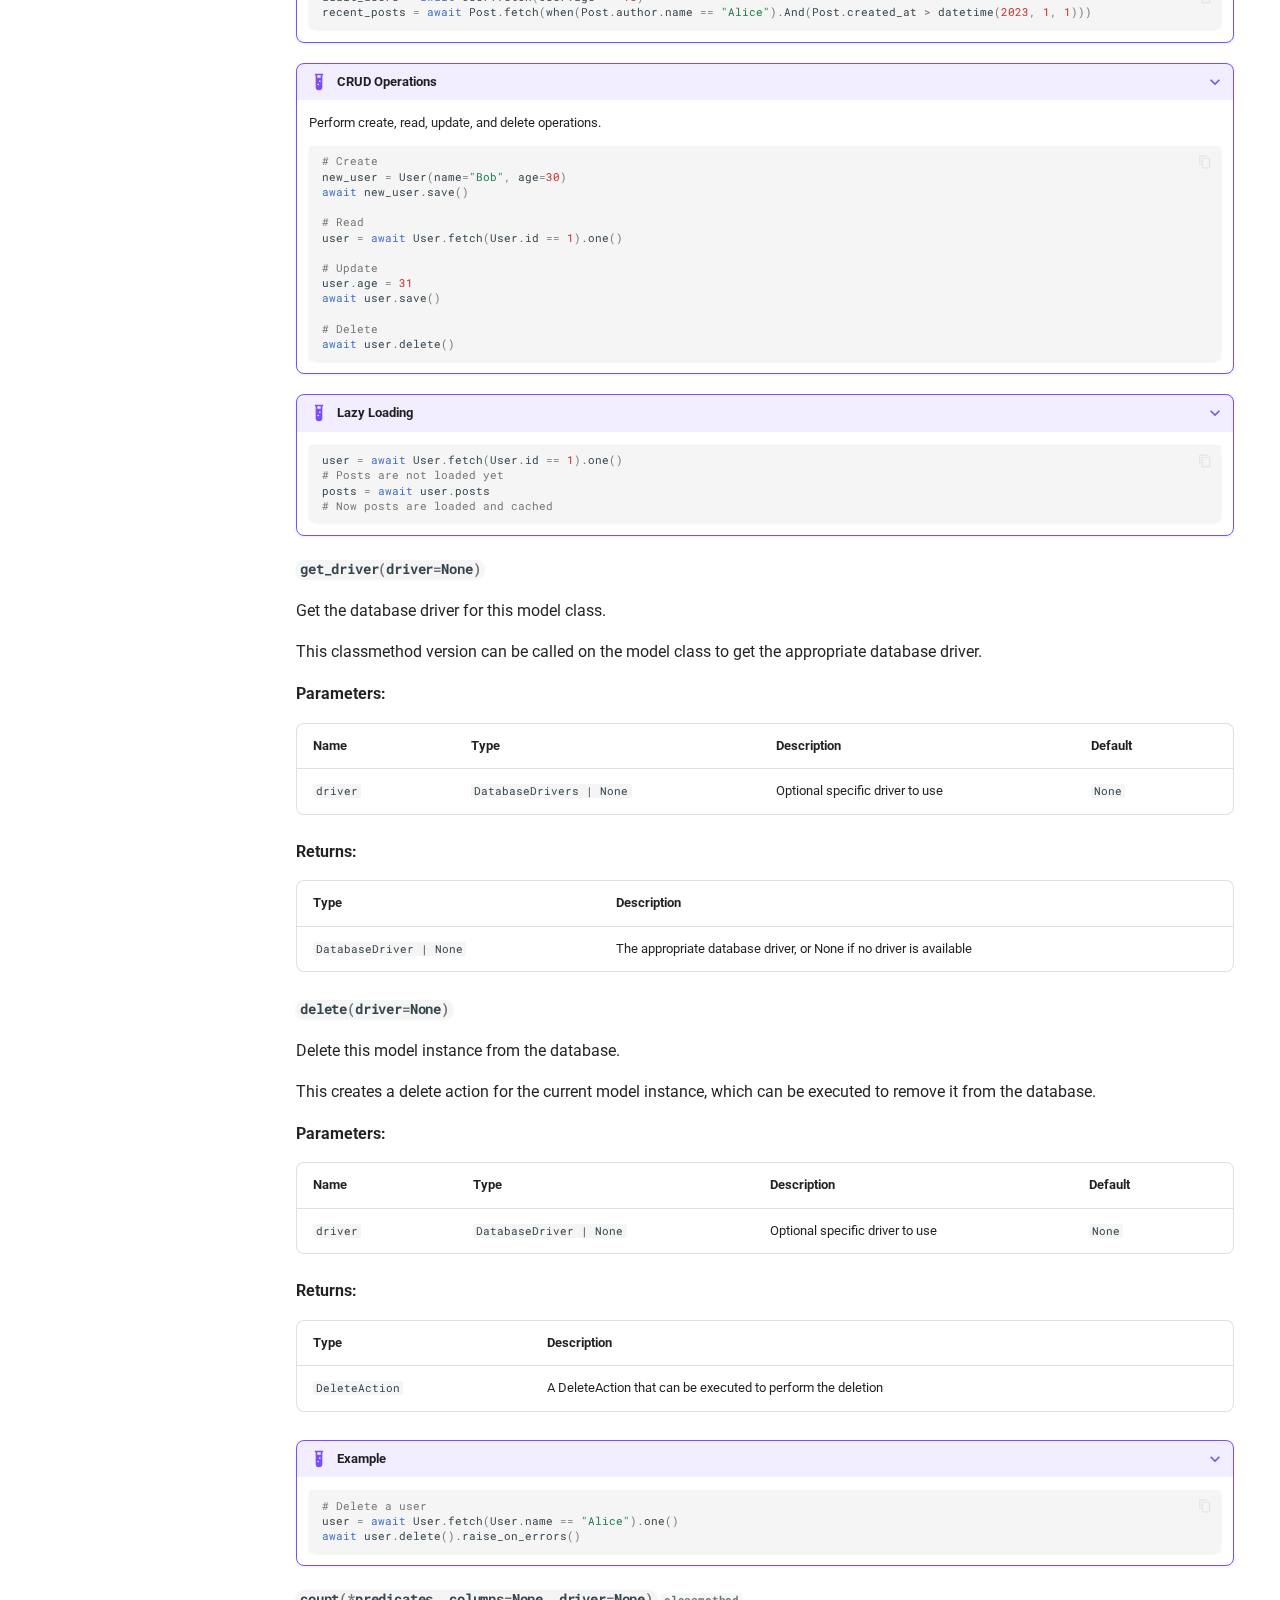
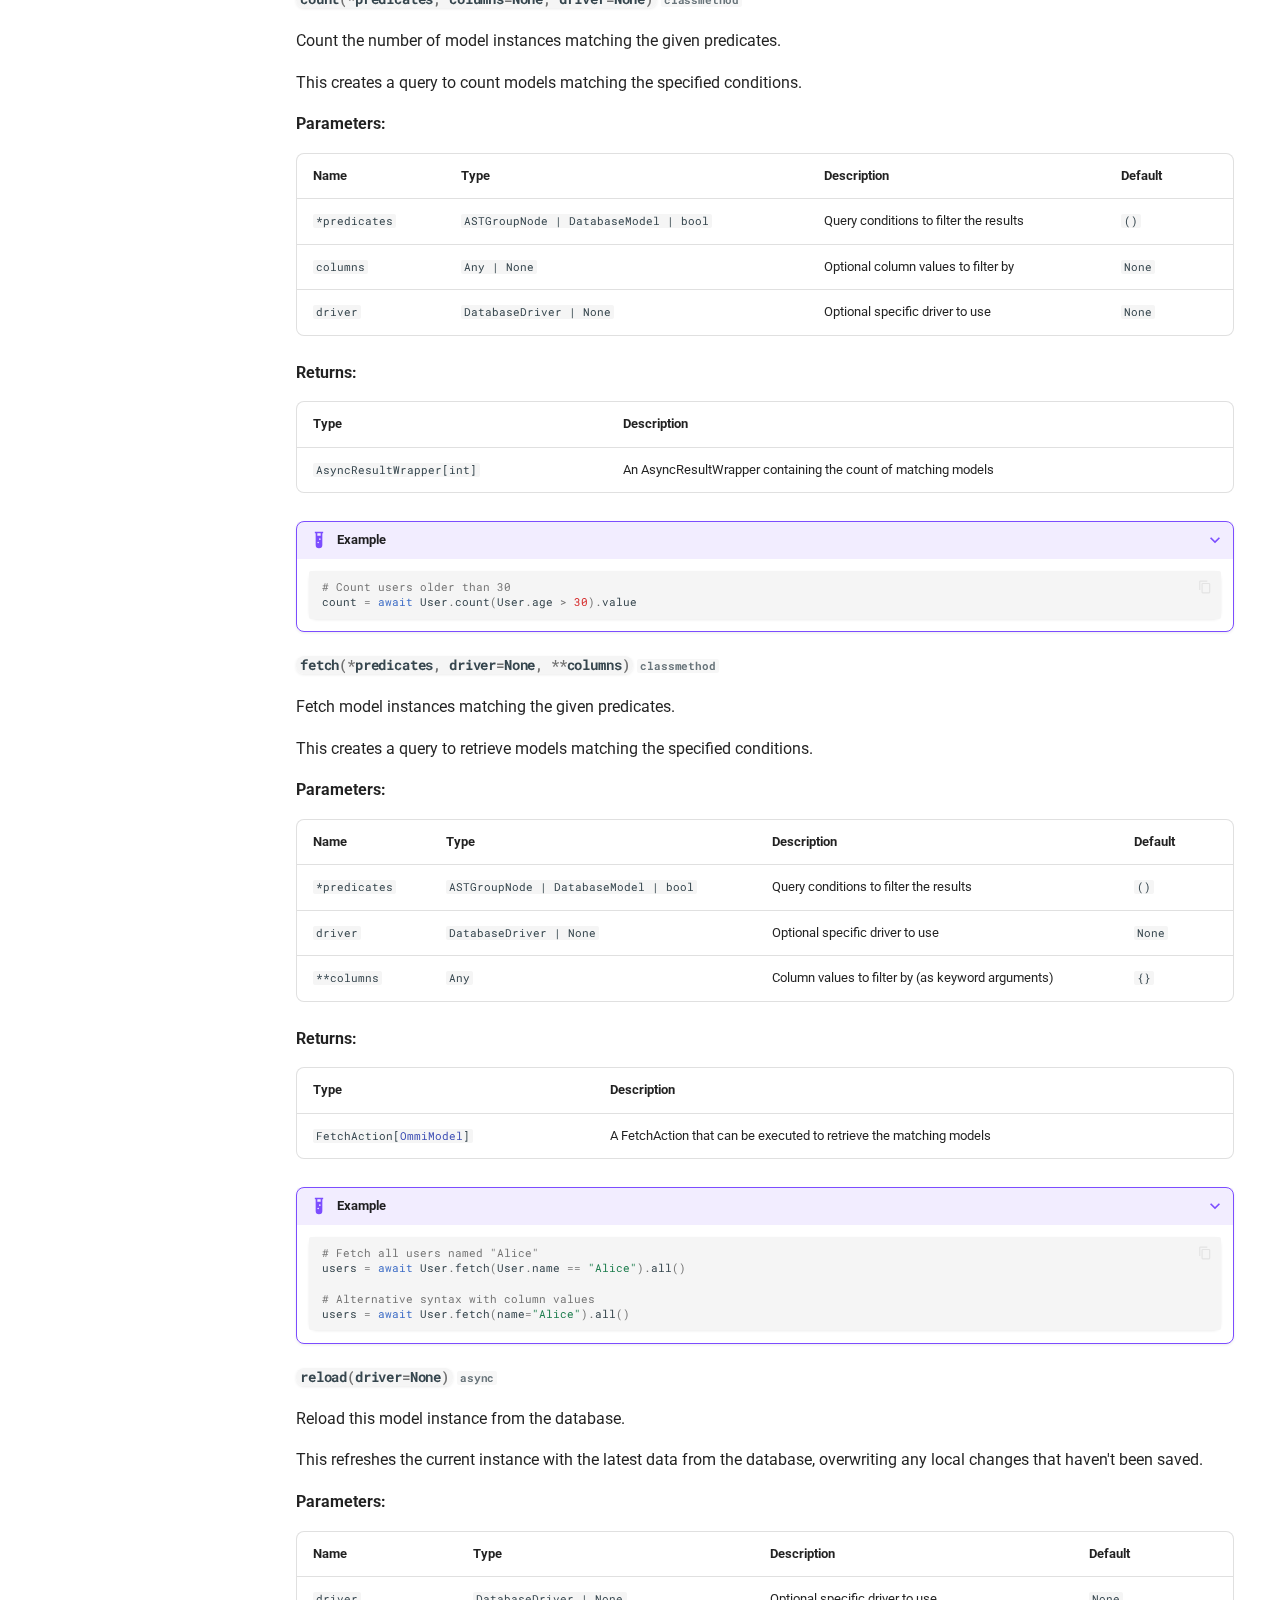
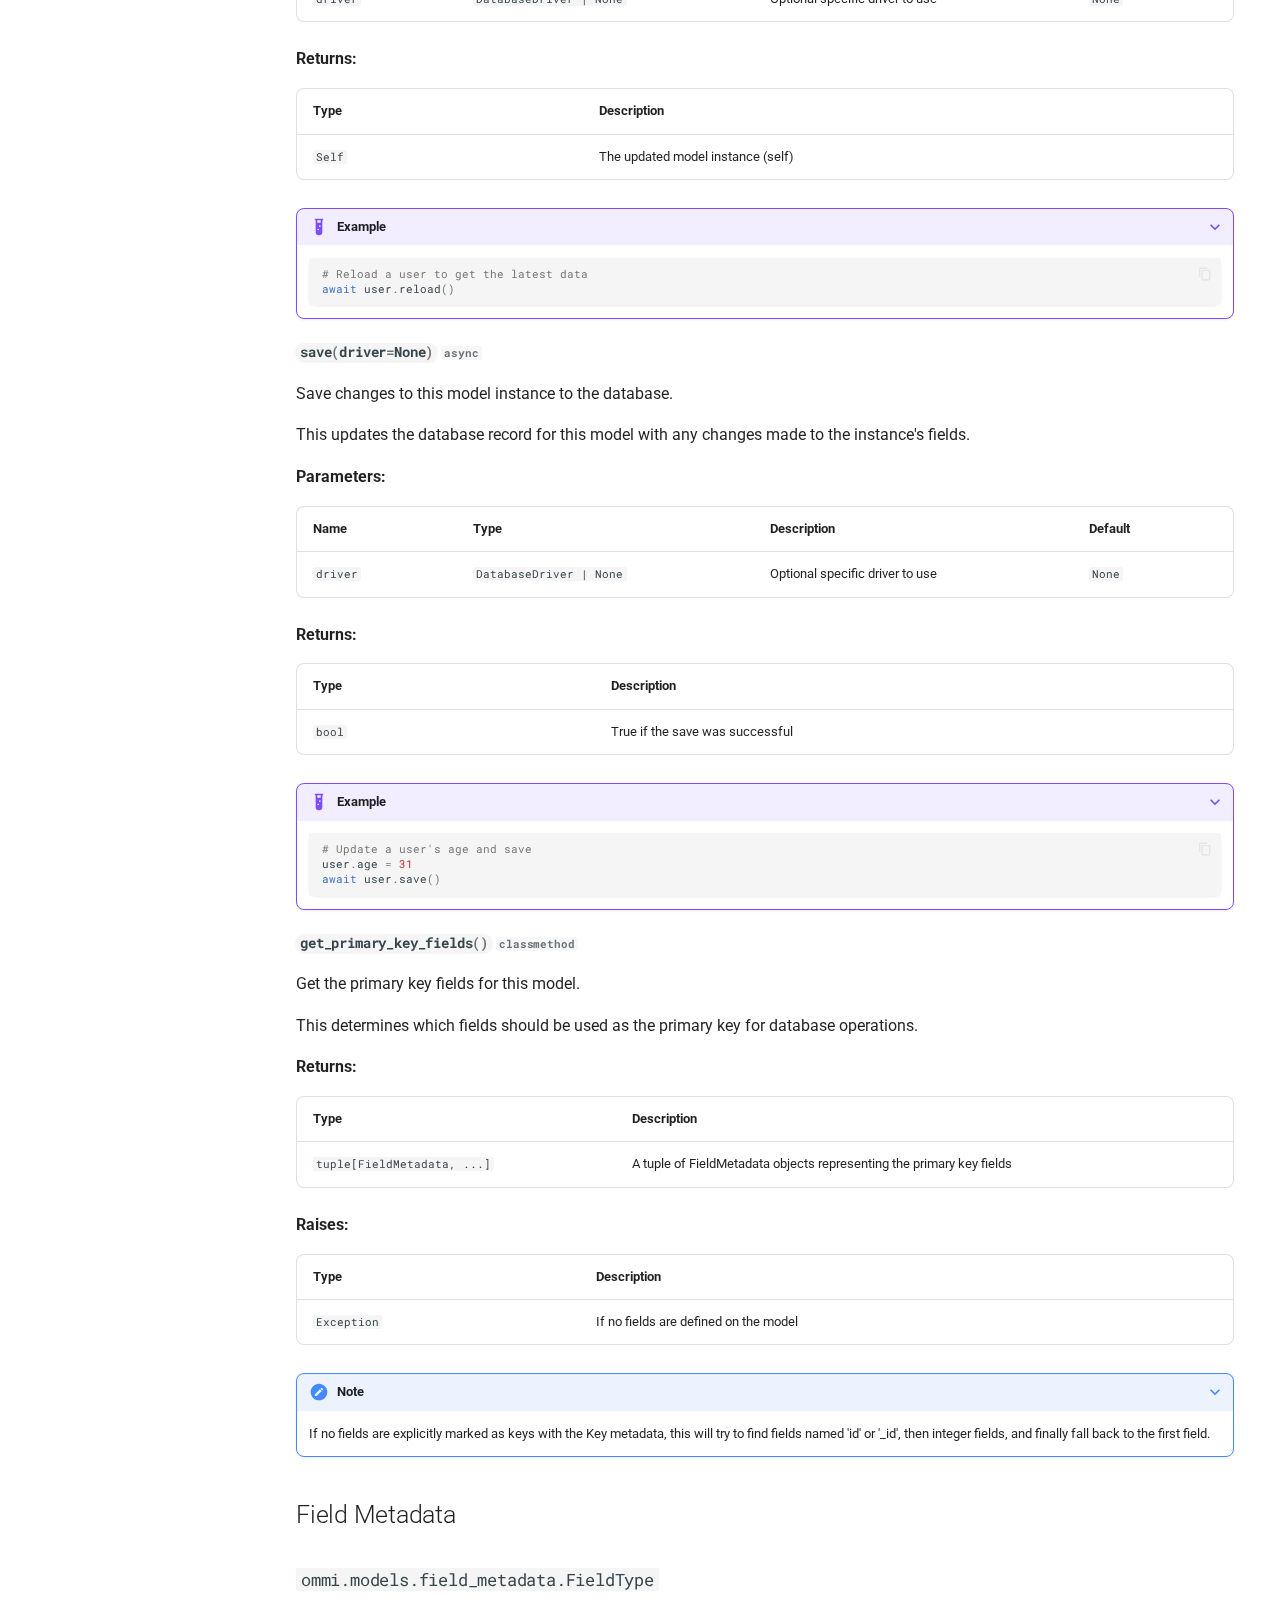
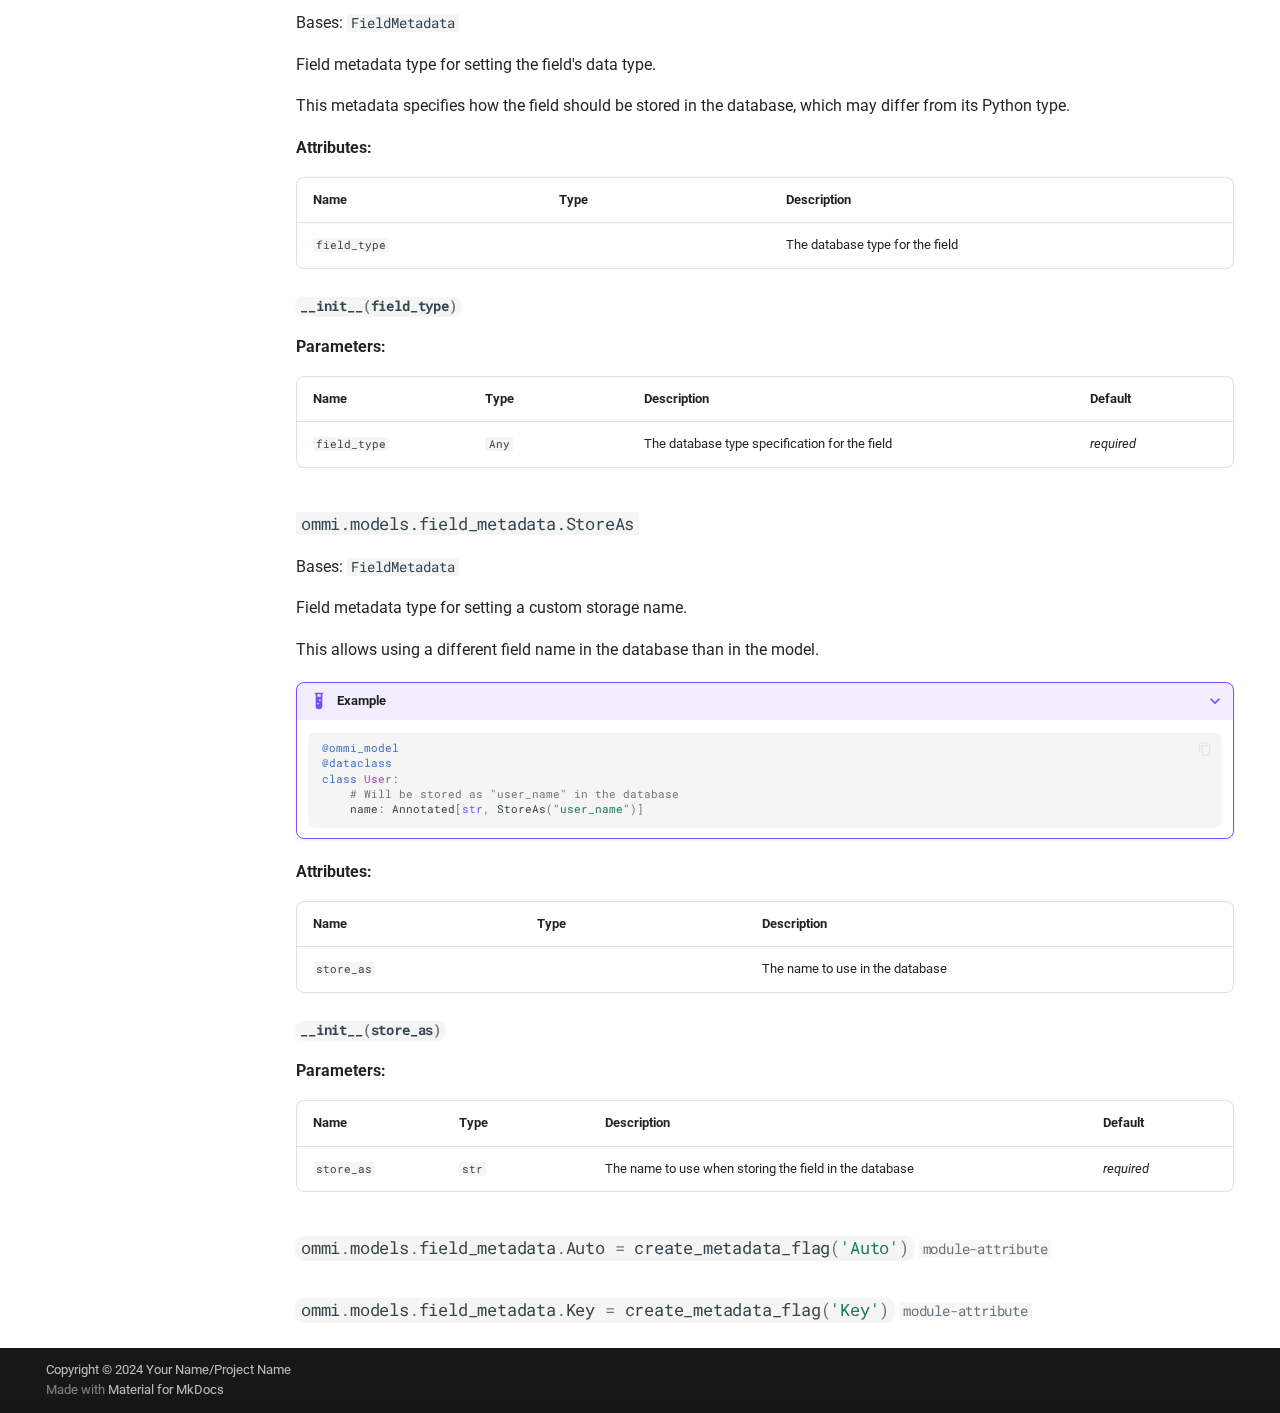
<file: site/api/models/index.html>
<!doctype html>
<html lang="en" class="no-js">
  <head>
    
      <meta charset="utf-8">
      <meta name="viewport" content="width=device-width,initial-scale=1">
      
        <meta name="description" content="An OMM (object model mapper) for the 80% case, providing a consistent interface across database choices.">
      
      
        <meta name="author" content="Zech Zimmerman">
      
      
      
        <link rel="prev" href="../drivers/">
      
      
        <link rel="next" href="../ommi_model/">
      
      
      <link rel="icon" href="../../assets/favicon.svg">
      <meta name="generator" content="mkdocs-1.6.1, mkdocs-material-9.6.14">
    
    
      
        <title>Models & Fields - Ommi: Friendlier Databases</title>
      
    
    
      <link rel="stylesheet" href="../../assets/stylesheets/main.342714a4.min.css">
      
        
        <link rel="stylesheet" href="../../assets/stylesheets/palette.06af60db.min.css">
      
      


    
    
      
    
    
      
        
        
        <link rel="preconnect" href="https://fonts.gstatic.com" crossorigin>
        <link rel="stylesheet" href="https://fonts.googleapis.com/css?family=Roboto:300,300i,400,400i,700,700i%7CRoboto+Mono:400,400i,700,700i&display=fallback">
        <style>:root{--md-text-font:"Roboto";--md-code-font:"Roboto Mono"}</style>
      
    
    
      <link rel="stylesheet" href="../../assets/_mkdocstrings.css">
    
      <link rel="stylesheet" href="../../stylesheets/extra.css">
    
    <script>__md_scope=new URL("../..",location),__md_hash=e=>[...e].reduce(((e,_)=>(e<<5)-e+_.charCodeAt(0)),0),__md_get=(e,_=localStorage,t=__md_scope)=>JSON.parse(_.getItem(t.pathname+"."+e)),__md_set=(e,_,t=localStorage,a=__md_scope)=>{try{t.setItem(a.pathname+"."+e,JSON.stringify(_))}catch(e){}}</script>
    
      

    
    
    
  </head>
  
  
    
    
      
    
    
    
    
    <body dir="ltr" data-md-color-scheme="default" data-md-color-primary="indigo" data-md-color-accent="pink">
  
    
    <input class="md-toggle" data-md-toggle="drawer" type="checkbox" id="__drawer" autocomplete="off">
    <input class="md-toggle" data-md-toggle="search" type="checkbox" id="__search" autocomplete="off">
    <label class="md-overlay" for="__drawer"></label>
    <div data-md-component="skip">
      
        
        <a href="#models-and-fields-api" class="md-skip">
          Skip to content
        </a>
      
    </div>
    <div data-md-component="announce">
      
    </div>
    
    
      

<header class="md-header" data-md-component="header">
  <nav class="md-header__inner md-grid" aria-label="Header">
    <a href="../.." title="Ommi: Friendlier Databases" class="md-header__button md-logo" aria-label="Ommi: Friendlier Databases" data-md-component="logo">
      
  <img src="../../assets/logo.svg" alt="logo">

    </a>
    <label class="md-header__button md-icon" for="__drawer">
      
      <svg xmlns="http://www.w3.org/2000/svg" viewBox="0 0 24 24"><path d="M3 6h18v2H3zm0 5h18v2H3zm0 5h18v2H3z"/></svg>
    </label>
    <div class="md-header__title" data-md-component="header-title">
      <div class="md-header__ellipsis">
        <div class="md-header__topic">
          <span class="md-ellipsis">
            Ommi: Friendlier Databases
          </span>
        </div>
        <div class="md-header__topic" data-md-component="header-topic">
          <span class="md-ellipsis">
            
              Models & Fields
            
          </span>
        </div>
      </div>
    </div>
    
      
        <form class="md-header__option" data-md-component="palette">
  
    
    
    
    <input class="md-option" data-md-color-media="" data-md-color-scheme="default" data-md-color-primary="indigo" data-md-color-accent="pink"  aria-label="Switch to dark mode"  type="radio" name="__palette" id="__palette_0">
    
      <label class="md-header__button md-icon" title="Switch to dark mode" for="__palette_1" hidden>
        <svg xmlns="http://www.w3.org/2000/svg" viewBox="0 0 24 24"><path d="M12 8a4 4 0 0 0-4 4 4 4 0 0 0 4 4 4 4 0 0 0 4-4 4 4 0 0 0-4-4m0 10a6 6 0 0 1-6-6 6 6 0 0 1 6-6 6 6 0 0 1 6 6 6 6 0 0 1-6 6m8-9.31V4h-4.69L12 .69 8.69 4H4v4.69L.69 12 4 15.31V20h4.69L12 23.31 15.31 20H20v-4.69L23.31 12z"/></svg>
      </label>
    
  
    
    
    
    <input class="md-option" data-md-color-media="" data-md-color-scheme="slate" data-md-color-primary="blue" data-md-color-accent="lime"  aria-label="Switch to light mode"  type="radio" name="__palette" id="__palette_1">
    
      <label class="md-header__button md-icon" title="Switch to light mode" for="__palette_0" hidden>
        <svg xmlns="http://www.w3.org/2000/svg" viewBox="0 0 24 24"><path d="M12 18c-.89 0-1.74-.2-2.5-.55C11.56 16.5 13 14.42 13 12s-1.44-4.5-3.5-5.45C10.26 6.2 11.11 6 12 6a6 6 0 0 1 6 6 6 6 0 0 1-6 6m8-9.31V4h-4.69L12 .69 8.69 4H4v4.69L.69 12 4 15.31V20h4.69L12 23.31 15.31 20H20v-4.69L23.31 12z"/></svg>
      </label>
    
  
</form>
      
    
    
      <script>var palette=__md_get("__palette");if(palette&&palette.color){if("(prefers-color-scheme)"===palette.color.media){var media=matchMedia("(prefers-color-scheme: light)"),input=document.querySelector(media.matches?"[data-md-color-media='(prefers-color-scheme: light)']":"[data-md-color-media='(prefers-color-scheme: dark)']");palette.color.media=input.getAttribute("data-md-color-media"),palette.color.scheme=input.getAttribute("data-md-color-scheme"),palette.color.primary=input.getAttribute("data-md-color-primary"),palette.color.accent=input.getAttribute("data-md-color-accent")}for(var[key,value]of Object.entries(palette.color))document.body.setAttribute("data-md-color-"+key,value)}</script>
    
    
    
      
      
        <label class="md-header__button md-icon" for="__search">
          
          <svg xmlns="http://www.w3.org/2000/svg" viewBox="0 0 24 24"><path d="M9.5 3A6.5 6.5 0 0 1 16 9.5c0 1.61-.59 3.09-1.56 4.23l.27.27h.79l5 5-1.5 1.5-5-5v-.79l-.27-.27A6.52 6.52 0 0 1 9.5 16 6.5 6.5 0 0 1 3 9.5 6.5 6.5 0 0 1 9.5 3m0 2C7 5 5 7 5 9.5S7 14 9.5 14 14 12 14 9.5 12 5 9.5 5"/></svg>
        </label>
        <div class="md-search" data-md-component="search" role="dialog">
  <label class="md-search__overlay" for="__search"></label>
  <div class="md-search__inner" role="search">
    <form class="md-search__form" name="search">
      <input type="text" class="md-search__input" name="query" aria-label="Search" placeholder="Search" autocapitalize="off" autocorrect="off" autocomplete="off" spellcheck="false" data-md-component="search-query" required>
      <label class="md-search__icon md-icon" for="__search">
        
        <svg xmlns="http://www.w3.org/2000/svg" viewBox="0 0 24 24"><path d="M9.5 3A6.5 6.5 0 0 1 16 9.5c0 1.61-.59 3.09-1.56 4.23l.27.27h.79l5 5-1.5 1.5-5-5v-.79l-.27-.27A6.52 6.52 0 0 1 9.5 16 6.5 6.5 0 0 1 3 9.5 6.5 6.5 0 0 1 9.5 3m0 2C7 5 5 7 5 9.5S7 14 9.5 14 14 12 14 9.5 12 5 9.5 5"/></svg>
        
        <svg xmlns="http://www.w3.org/2000/svg" viewBox="0 0 24 24"><path d="M20 11v2H8l5.5 5.5-1.42 1.42L4.16 12l7.92-7.92L13.5 5.5 8 11z"/></svg>
      </label>
      <nav class="md-search__options" aria-label="Search">
        
        <button type="reset" class="md-search__icon md-icon" title="Clear" aria-label="Clear" tabindex="-1">
          
          <svg xmlns="http://www.w3.org/2000/svg" viewBox="0 0 24 24"><path d="M19 6.41 17.59 5 12 10.59 6.41 5 5 6.41 10.59 12 5 17.59 6.41 19 12 13.41 17.59 19 19 17.59 13.41 12z"/></svg>
        </button>
      </nav>
      
        <div class="md-search__suggest" data-md-component="search-suggest"></div>
      
    </form>
    <div class="md-search__output">
      <div class="md-search__scrollwrap" tabindex="0" data-md-scrollfix>
        <div class="md-search-result" data-md-component="search-result">
          <div class="md-search-result__meta">
            Initializing search
          </div>
          <ol class="md-search-result__list" role="presentation"></ol>
        </div>
      </div>
    </div>
  </div>
</div>
      
    
    
      <div class="md-header__source">
        <a href="https://github.com/ZechCodes/Ommi" title="Go to repository" class="md-source" data-md-component="source">
  <div class="md-source__icon md-icon">
    
    <svg xmlns="http://www.w3.org/2000/svg" viewBox="0 0 496 512"><!--! Font Awesome Free 6.7.2 by @fontawesome - https://fontawesome.com License - https://fontawesome.com/license/free (Icons: CC BY 4.0, Fonts: SIL OFL 1.1, Code: MIT License) Copyright 2024 Fonticons, Inc.--><path d="M165.9 397.4c0 2-2.3 3.6-5.2 3.6-3.3.3-5.6-1.3-5.6-3.6 0-2 2.3-3.6 5.2-3.6 3-.3 5.6 1.3 5.6 3.6m-31.1-4.5c-.7 2 1.3 4.3 4.3 4.9 2.6 1 5.6 0 6.2-2s-1.3-4.3-4.3-5.2c-2.6-.7-5.5.3-6.2 2.3m44.2-1.7c-2.9.7-4.9 2.6-4.6 4.9.3 2 2.9 3.3 5.9 2.6 2.9-.7 4.9-2.6 4.6-4.6-.3-1.9-3-3.2-5.9-2.9M244.8 8C106.1 8 0 113.3 0 252c0 110.9 69.8 205.8 169.5 239.2 12.8 2.3 17.3-5.6 17.3-12.1 0-6.2-.3-40.4-.3-61.4 0 0-70 15-84.7-29.8 0 0-11.4-29.1-27.8-36.6 0 0-22.9-15.7 1.6-15.4 0 0 24.9 2 38.6 25.8 21.9 38.6 58.6 27.5 72.9 20.9 2.3-16 8.8-27.1 16-33.7-55.9-6.2-112.3-14.3-112.3-110.5 0-27.5 7.6-41.3 23.6-58.9-2.6-6.5-11.1-33.3 2.6-67.9 20.9-6.5 69 27 69 27 20-5.6 41.5-8.5 62.8-8.5s42.8 2.9 62.8 8.5c0 0 48.1-33.6 69-27 13.7 34.7 5.2 61.4 2.6 67.9 16 17.7 25.8 31.5 25.8 58.9 0 96.5-58.9 104.2-114.8 110.5 9.2 7.9 17 22.9 17 46.4 0 33.7-.3 75.4-.3 83.6 0 6.5 4.6 14.4 17.3 12.1C428.2 457.8 496 362.9 496 252 496 113.3 383.5 8 244.8 8M97.2 352.9c-1.3 1-1 3.3.7 5.2 1.6 1.6 3.9 2.3 5.2 1 1.3-1 1-3.3-.7-5.2-1.6-1.6-3.9-2.3-5.2-1m-10.8-8.1c-.7 1.3.3 2.9 2.3 3.9 1.6 1 3.6.7 4.3-.7.7-1.3-.3-2.9-2.3-3.9-2-.6-3.6-.3-4.3.7m32.4 35.6c-1.6 1.3-1 4.3 1.3 6.2 2.3 2.3 5.2 2.6 6.5 1 1.3-1.3.7-4.3-1.3-6.2-2.2-2.3-5.2-2.6-6.5-1m-11.4-14.7c-1.6 1-1.6 3.6 0 5.9s4.3 3.3 5.6 2.3c1.6-1.3 1.6-3.9 0-6.2-1.4-2.3-4-3.3-5.6-2"/></svg>
  </div>
  <div class="md-source__repository">
    ZechCodes/Ommi
  </div>
</a>
      </div>
    
  </nav>
  
</header>
    
    <div class="md-container" data-md-component="container">
      
      
        
          
            
<nav class="md-tabs" aria-label="Tabs" data-md-component="tabs">
  <div class="md-grid">
    <ul class="md-tabs__list">
      
        
  
  
  
  
    <li class="md-tabs__item">
      <a href="../.." class="md-tabs__link">
        
  
  
    
  
  Home

      </a>
    </li>
  

      
        
  
  
  
  
    <li class="md-tabs__item">
      <a href="../../getting-started/" class="md-tabs__link">
        
  
  
    
  
  Getting Started

      </a>
    </li>
  

      
        
  
  
  
  
    
    
      <li class="md-tabs__item">
        <a href="../../usage/models/" class="md-tabs__link">
          
  
  
  Usage Tutorials

        </a>
      </li>
    
  

      
        
  
  
  
    
  
  
    
    
      <li class="md-tabs__item md-tabs__item--active">
        <a href="../overview/" class="md-tabs__link">
          
  
  
  API Reference

        </a>
      </li>
    
  

      
    </ul>
  </div>
</nav>
          
        
      
      <main class="md-main" data-md-component="main">
        <div class="md-main__inner md-grid">
          
            
              
              <div class="md-sidebar md-sidebar--primary" data-md-component="sidebar" data-md-type="navigation" >
                <div class="md-sidebar__scrollwrap">
                  <div class="md-sidebar__inner">
                    


  


  

<nav class="md-nav md-nav--primary md-nav--lifted md-nav--integrated" aria-label="Navigation" data-md-level="0">
  <label class="md-nav__title" for="__drawer">
    <a href="../.." title="Ommi: Friendlier Databases" class="md-nav__button md-logo" aria-label="Ommi: Friendlier Databases" data-md-component="logo">
      
  <img src="../../assets/logo.svg" alt="logo">

    </a>
    Ommi: Friendlier Databases
  </label>
  
    <div class="md-nav__source">
      <a href="https://github.com/ZechCodes/Ommi" title="Go to repository" class="md-source" data-md-component="source">
  <div class="md-source__icon md-icon">
    
    <svg xmlns="http://www.w3.org/2000/svg" viewBox="0 0 496 512"><!--! Font Awesome Free 6.7.2 by @fontawesome - https://fontawesome.com License - https://fontawesome.com/license/free (Icons: CC BY 4.0, Fonts: SIL OFL 1.1, Code: MIT License) Copyright 2024 Fonticons, Inc.--><path d="M165.9 397.4c0 2-2.3 3.6-5.2 3.6-3.3.3-5.6-1.3-5.6-3.6 0-2 2.3-3.6 5.2-3.6 3-.3 5.6 1.3 5.6 3.6m-31.1-4.5c-.7 2 1.3 4.3 4.3 4.9 2.6 1 5.6 0 6.2-2s-1.3-4.3-4.3-5.2c-2.6-.7-5.5.3-6.2 2.3m44.2-1.7c-2.9.7-4.9 2.6-4.6 4.9.3 2 2.9 3.3 5.9 2.6 2.9-.7 4.9-2.6 4.6-4.6-.3-1.9-3-3.2-5.9-2.9M244.8 8C106.1 8 0 113.3 0 252c0 110.9 69.8 205.8 169.5 239.2 12.8 2.3 17.3-5.6 17.3-12.1 0-6.2-.3-40.4-.3-61.4 0 0-70 15-84.7-29.8 0 0-11.4-29.1-27.8-36.6 0 0-22.9-15.7 1.6-15.4 0 0 24.9 2 38.6 25.8 21.9 38.6 58.6 27.5 72.9 20.9 2.3-16 8.8-27.1 16-33.7-55.9-6.2-112.3-14.3-112.3-110.5 0-27.5 7.6-41.3 23.6-58.9-2.6-6.5-11.1-33.3 2.6-67.9 20.9-6.5 69 27 69 27 20-5.6 41.5-8.5 62.8-8.5s42.8 2.9 62.8 8.5c0 0 48.1-33.6 69-27 13.7 34.7 5.2 61.4 2.6 67.9 16 17.7 25.8 31.5 25.8 58.9 0 96.5-58.9 104.2-114.8 110.5 9.2 7.9 17 22.9 17 46.4 0 33.7-.3 75.4-.3 83.6 0 6.5 4.6 14.4 17.3 12.1C428.2 457.8 496 362.9 496 252 496 113.3 383.5 8 244.8 8M97.2 352.9c-1.3 1-1 3.3.7 5.2 1.6 1.6 3.9 2.3 5.2 1 1.3-1 1-3.3-.7-5.2-1.6-1.6-3.9-2.3-5.2-1m-10.8-8.1c-.7 1.3.3 2.9 2.3 3.9 1.6 1 3.6.7 4.3-.7.7-1.3-.3-2.9-2.3-3.9-2-.6-3.6-.3-4.3.7m32.4 35.6c-1.6 1.3-1 4.3 1.3 6.2 2.3 2.3 5.2 2.6 6.5 1 1.3-1.3.7-4.3-1.3-6.2-2.2-2.3-5.2-2.6-6.5-1m-11.4-14.7c-1.6 1-1.6 3.6 0 5.9s4.3 3.3 5.6 2.3c1.6-1.3 1.6-3.9 0-6.2-1.4-2.3-4-3.3-5.6-2"/></svg>
  </div>
  <div class="md-source__repository">
    ZechCodes/Ommi
  </div>
</a>
    </div>
  
  <ul class="md-nav__list" data-md-scrollfix>
    
      
      
  
  
  
  
    <li class="md-nav__item">
      <a href="../.." class="md-nav__link">
        
  
  
  <span class="md-ellipsis">
    Home
    
  </span>
  

      </a>
    </li>
  

    
      
      
  
  
  
  
    <li class="md-nav__item">
      <a href="../../getting-started/" class="md-nav__link">
        
  
  
  <span class="md-ellipsis">
    Getting Started
    
  </span>
  

      </a>
    </li>
  

    
      
      
  
  
  
  
    
    
    
    
      
      
        
      
    
    
    <li class="md-nav__item md-nav__item--nested">
      
        
        
          
        
        <input class="md-nav__toggle md-toggle md-toggle--indeterminate" type="checkbox" id="__nav_3" >
        
          
          <label class="md-nav__link" for="__nav_3" id="__nav_3_label" tabindex="0">
            
  
  
  <span class="md-ellipsis">
    Usage Tutorials
    
  </span>
  

            <span class="md-nav__icon md-icon"></span>
          </label>
        
        <nav class="md-nav" data-md-level="1" aria-labelledby="__nav_3_label" aria-expanded="false">
          <label class="md-nav__title" for="__nav_3">
            <span class="md-nav__icon md-icon"></span>
            Usage Tutorials
          </label>
          <ul class="md-nav__list" data-md-scrollfix>
            
              
                
  
  
  
  
    <li class="md-nav__item">
      <a href="../../usage/models/" class="md-nav__link">
        
  
  
  <span class="md-ellipsis">
    Models
    
  </span>
  

      </a>
    </li>
  

              
            
              
                
  
  
  
  
    <li class="md-nav__item">
      <a href="../../usage/lazy-fields/" class="md-nav__link">
        
  
  
  <span class="md-ellipsis">
    Lazy Fields (Query Fields)
    
  </span>
  

      </a>
    </li>
  

              
            
              
                
  
  
  
  
    <li class="md-nav__item">
      <a href="../../usage/association-tables/" class="md-nav__link">
        
  
  
  <span class="md-ellipsis">
    Association Tables
    
  </span>
  

      </a>
    </li>
  

              
            
              
                
  
  
  
  
    <li class="md-nav__item">
      <a href="../../usage/model-collections/" class="md-nav__link">
        
  
  
  <span class="md-ellipsis">
    Model Collections
    
  </span>
  

      </a>
    </li>
  

              
            
              
                
  
  
  
  
    <li class="md-nav__item">
      <a href="../../usage/handling-results/" class="md-nav__link">
        
  
  
  <span class="md-ellipsis">
    Handling Results
    
  </span>
  

      </a>
    </li>
  

              
            
          </ul>
        </nav>
      
    </li>
  

    
      
      
  
  
    
  
  
  
    
    
    
    
      
        
        
      
      
        
      
    
    
    <li class="md-nav__item md-nav__item--active md-nav__item--section md-nav__item--nested">
      
        
        
        <input class="md-nav__toggle md-toggle " type="checkbox" id="__nav_4" checked>
        
          
          <label class="md-nav__link" for="__nav_4" id="__nav_4_label" tabindex="">
            
  
  
  <span class="md-ellipsis">
    API Reference
    
  </span>
  

            <span class="md-nav__icon md-icon"></span>
          </label>
        
        <nav class="md-nav" data-md-level="1" aria-labelledby="__nav_4_label" aria-expanded="true">
          <label class="md-nav__title" for="__nav_4">
            <span class="md-nav__icon md-icon"></span>
            API Reference
          </label>
          <ul class="md-nav__list" data-md-scrollfix>
            
              
                
  
  
  
  
    <li class="md-nav__item">
      <a href="../overview/" class="md-nav__link">
        
  
  
  <span class="md-ellipsis">
    Overview
    
  </span>
  

      </a>
    </li>
  

              
            
              
                
  
  
  
  
    <li class="md-nav__item">
      <a href="../core/" class="md-nav__link">
        
  
  
  <span class="md-ellipsis">
    Core
    
  </span>
  

      </a>
    </li>
  

              
            
              
                
  
  
  
  
    <li class="md-nav__item">
      <a href="../drivers/" class="md-nav__link">
        
  
  
  <span class="md-ellipsis">
    Drivers
    
  </span>
  

      </a>
    </li>
  

              
            
              
                
  
  
    
  
  
  
    <li class="md-nav__item md-nav__item--active">
      
      <input class="md-nav__toggle md-toggle" type="checkbox" id="__toc">
      
      
        
      
      
        <label class="md-nav__link md-nav__link--active" for="__toc">
          
  
  
  <span class="md-ellipsis">
    Models & Fields
    
  </span>
  

          <span class="md-nav__icon md-icon"></span>
        </label>
      
      <a href="./" class="md-nav__link md-nav__link--active">
        
  
  
  <span class="md-ellipsis">
    Models & Fields
    
  </span>
  

      </a>
      
        

<nav class="md-nav md-nav--secondary" aria-label="Table of contents">
  
  
  
    
  
  
    <label class="md-nav__title" for="__toc">
      <span class="md-nav__icon md-icon"></span>
      Table of contents
    </label>
    <ul class="md-nav__list" data-md-component="toc" data-md-scrollfix>
      
        <li class="md-nav__item">
  <a href="#model-definition" class="md-nav__link">
    <span class="md-ellipsis">
      Model Definition
    </span>
  </a>
  
    <nav class="md-nav" aria-label="Model Definition">
      <ul class="md-nav__list">
        
          <li class="md-nav__item">
  <a href="#ommi.models.ommi_model" class="md-nav__link">
    <span class="md-ellipsis">
      ommi_model
    </span>
  </a>
  
</li>
        
      </ul>
    </nav>
  
</li>
      
        <li class="md-nav__item">
  <a href="#ommimodel-base-class" class="md-nav__link">
    <span class="md-ellipsis">
      OmmiModel Base Class
    </span>
  </a>
  
    <nav class="md-nav" aria-label="OmmiModel Base Class">
      <ul class="md-nav__list">
        
          <li class="md-nav__item">
  <a href="#ommi.models.OmmiModel" class="md-nav__link">
    <span class="md-ellipsis">
      OmmiModel
    </span>
  </a>
  
    <nav class="md-nav" aria-label="OmmiModel">
      <ul class="md-nav__list">
        
          <li class="md-nav__item">
  <a href="#ommi.models.OmmiModel.get_driver" class="md-nav__link">
    <span class="md-ellipsis">
      get_driver
    </span>
  </a>
  
</li>
        
          <li class="md-nav__item">
  <a href="#ommi.models.OmmiModel.delete" class="md-nav__link">
    <span class="md-ellipsis">
      delete
    </span>
  </a>
  
</li>
        
          <li class="md-nav__item">
  <a href="#ommi.models.OmmiModel.count" class="md-nav__link">
    <span class="md-ellipsis">
      count
    </span>
  </a>
  
</li>
        
          <li class="md-nav__item">
  <a href="#ommi.models.OmmiModel.fetch" class="md-nav__link">
    <span class="md-ellipsis">
      fetch
    </span>
  </a>
  
</li>
        
          <li class="md-nav__item">
  <a href="#ommi.models.OmmiModel.reload" class="md-nav__link">
    <span class="md-ellipsis">
      reload
    </span>
  </a>
  
</li>
        
          <li class="md-nav__item">
  <a href="#ommi.models.OmmiModel.save" class="md-nav__link">
    <span class="md-ellipsis">
      save
    </span>
  </a>
  
</li>
        
          <li class="md-nav__item">
  <a href="#ommi.models.OmmiModel.get_primary_key_fields" class="md-nav__link">
    <span class="md-ellipsis">
      get_primary_key_fields
    </span>
  </a>
  
</li>
        
      </ul>
    </nav>
  
</li>
        
      </ul>
    </nav>
  
</li>
      
        <li class="md-nav__item">
  <a href="#field-metadata" class="md-nav__link">
    <span class="md-ellipsis">
      Field Metadata
    </span>
  </a>
  
    <nav class="md-nav" aria-label="Field Metadata">
      <ul class="md-nav__list">
        
          <li class="md-nav__item">
  <a href="#ommi.models.field_metadata.FieldType" class="md-nav__link">
    <span class="md-ellipsis">
      FieldType
    </span>
  </a>
  
    <nav class="md-nav" aria-label="FieldType">
      <ul class="md-nav__list">
        
          <li class="md-nav__item">
  <a href="#ommi.models.field_metadata.FieldType.__init__" class="md-nav__link">
    <span class="md-ellipsis">
      __init__
    </span>
  </a>
  
</li>
        
      </ul>
    </nav>
  
</li>
        
          <li class="md-nav__item">
  <a href="#ommi.models.field_metadata.StoreAs" class="md-nav__link">
    <span class="md-ellipsis">
      StoreAs
    </span>
  </a>
  
    <nav class="md-nav" aria-label="StoreAs">
      <ul class="md-nav__list">
        
          <li class="md-nav__item">
  <a href="#ommi.models.field_metadata.StoreAs.__init__" class="md-nav__link">
    <span class="md-ellipsis">
      __init__
    </span>
  </a>
  
</li>
        
      </ul>
    </nav>
  
</li>
        
          <li class="md-nav__item">
  <a href="#ommi.models.field_metadata.Auto" class="md-nav__link">
    <span class="md-ellipsis">
      ommi.models.field_metadata.Auto
    </span>
  </a>
  
</li>
        
          <li class="md-nav__item">
  <a href="#ommi.models.field_metadata.Key" class="md-nav__link">
    <span class="md-ellipsis">
      ommi.models.field_metadata.Key
    </span>
  </a>
  
</li>
        
      </ul>
    </nav>
  
</li>
      
    </ul>
  
</nav>
      
    </li>
  

              
            
              
                
  
  
  
  
    <li class="md-nav__item">
      <a href="../ommi_model/" class="md-nav__link">
        
  
  
  <span class="md-ellipsis">
    OmmiModel
    
  </span>
  

      </a>
    </li>
  

              
            
              
                
  
  
  
  
    <li class="md-nav__item">
      <a href="../results/" class="md-nav__link">
        
  
  
  <span class="md-ellipsis">
    Results
    
  </span>
  

      </a>
    </li>
  

              
            
              
                
  
  
  
  
    <li class="md-nav__item">
      <a href="../lazy_fields/" class="md-nav__link">
        
  
  
  <span class="md-ellipsis">
    Lazy Fields
    
  </span>
  

      </a>
    </li>
  

              
            
          </ul>
        </nav>
      
    </li>
  

    
  </ul>
</nav>
                  </div>
                </div>
              </div>
            
            
          
          
            <div class="md-content" data-md-component="content">
              <article class="md-content__inner md-typeset">
                
                  


  
  


<h1 id="models-and-fields-api">Models and Fields API<a class="headerlink" href="#models-and-fields-api" title="Permanent link">&para;</a></h1>
<h2 id="model-definition">Model Definition<a class="headerlink" href="#model-definition" title="Permanent link">&para;</a></h2>


<div class="doc doc-object doc-function">


<h3 id="ommi.models.ommi_model" class="doc doc-heading">
            <code class="highlight language-python"><span class="n">ommi</span><span class="o">.</span><span class="n">models</span><span class="o">.</span><span class="n">ommi_model</span><span class="p">(</span><span class="n">model_type</span><span class="o">=</span><span class="kc">None</span><span class="p">,</span> <span class="o">*</span><span class="p">,</span> <span class="n">collection</span><span class="o">=</span><span class="kc">None</span><span class="p">)</span></code>

<a href="#ommi.models.ommi_model" class="headerlink" title="Permanent link">&para;</a></h3>
          <div class="doc-overloads">
<div class="doc-signature highlight"><pre><span></span><code><span id="__span-0-1"><a id="__codelineno-0-1" name="__codelineno-0-1" href="#__codelineno-0-1"></a><span class="nf">ommi_model</span><span class="p">(</span><span class="o">*</span><span class="p">,</span> <span class="n">collection</span><span class="p">:</span> <span class="n">ommi</span><span class="o">.</span><span class="n">models</span><span class="o">.</span><span class="n">collections</span><span class="o">.</span><span class="n">ModelCollection</span><span class="p">)</span> <span class="o">-&gt;</span> <span class="n">Callable</span><span class="p">[[</span><span class="n">Type</span><span class="p">[</span><span class="n">T</span><span class="p">]],</span> <span class="n">Type</span><span class="p">[</span><span class="n">T</span><span class="p">]</span> <span class="o">|</span> <span class="n">Type</span><span class="p">[</span><span class="n">OmmiModel</span><span class="p">]]</span>
</span></code></pre></div><div class="doc-signature highlight"><pre><span></span><code><span id="__span-0-1"><a id="__codelineno-0-1" name="__codelineno-0-1" href="#__codelineno-0-1"></a><span class="nf">ommi_model</span><span class="p">(</span><span class="n">model_type</span><span class="p">:</span> <span class="n">Type</span><span class="p">[</span><span class="n">T</span><span class="p">])</span> <span class="o">-&gt;</span> <span class="n">Type</span><span class="p">[</span><span class="n">T</span><span class="p">]</span> <span class="o">|</span> <span class="n">Type</span><span class="p">[</span><span class="n">OmmiModel</span><span class="p">]</span>
</span></code></pre></div>          </div>


    <div class="doc doc-contents first">

        <p>Decorator that transforms a class into an Ommi model for database operations.</p>
<p>This decorator analyzes a class's type annotations and field metadata, setting up
the necessary infrastructure to use the class with Ommi database operations.
It handles:</p>
<ol>
<li>Processing field annotations and metadata</li>
<li>Setting up relationships between models</li>
<li>Creating queryable descriptors for each field</li>
<li>Registering the model with a model collection</li>
</ol>
<p>The decorated class inherits from OmmiModel, gaining access to methods like
fetch(), count(), save(), reload(), and delete().</p>


<p><span class="doc-section-title">Parameters:</span></p>
    <table>
      <thead>
        <tr>
          <th>Name</th>
          <th>Type</th>
          <th>Description</th>
          <th>Default</th>
        </tr>
      </thead>
      <tbody>
          <tr class="doc-section-item">
            <td>
                <code>model_type</code>
            </td>
            <td>
                  <code><span title="typing.Type">Type</span>[<span title="T">T</span>] | None</code>
            </td>
            <td>
              <div class="doc-md-description">
                <p>The class to transform into an Ommi model</p>
              </div>
            </td>
            <td>
                  <code>None</code>
            </td>
          </tr>
          <tr class="doc-section-item">
            <td>
                <code>collection</code>
            </td>
            <td>
                  <code><span title="ommi.models.collections.ModelCollection">ModelCollection</span> | None</code>
            </td>
            <td>
              <div class="doc-md-description">
                <p>Optional model collection to register the model with
       (defaults to the global collection)</p>
              </div>
            </td>
            <td>
                  <code>None</code>
            </td>
          </tr>
      </tbody>
    </table>


    <p><span class="doc-section-title">Returns:</span></p>
    <table>
      <thead>
        <tr>
          <th>Type</th>
          <th>Description</th>
        </tr>
      </thead>
      <tbody>
          <tr class="doc-section-item">
            <td>
                  <code><span title="typing.Type">Type</span>[<span title="T">T</span>] | <span title="typing.Callable">Callable</span>[[<span title="typing.Type">Type</span>[<span title="T">T</span>]], <span title="typing.Type">Type</span>[<span title="T">T</span>]]</code>
            </td>
            <td>
              <div class="doc-md-description">
                <p>The transformed model class or a decorator function if model_type is None</p>
              </div>
            </td>
          </tr>
      </tbody>
    </table>


<details class="example" open>
  <summary>Example</summary>
  <div class="highlight"><pre><span></span><code><span id="__span-0-1"><a id="__codelineno-0-1" name="__codelineno-0-1" href="#__codelineno-0-1"></a><span class="kn">from</span><span class="w"> </span><span class="nn">dataclasses</span><span class="w"> </span><span class="kn">import</span> <span class="n">dataclass</span>
</span><span id="__span-0-2"><a id="__codelineno-0-2" name="__codelineno-0-2" href="#__codelineno-0-2"></a><span class="kn">from</span><span class="w"> </span><span class="nn">typing</span><span class="w"> </span><span class="kn">import</span> <span class="n">Annotated</span>
</span><span id="__span-0-3"><a id="__codelineno-0-3" name="__codelineno-0-3" href="#__codelineno-0-3"></a><span class="kn">from</span><span class="w"> </span><span class="nn">ommi</span><span class="w"> </span><span class="kn">import</span> <span class="n">ommi_model</span><span class="p">,</span> <span class="n">Key</span>
</span><span id="__span-0-4"><a id="__codelineno-0-4" name="__codelineno-0-4" href="#__codelineno-0-4"></a>
</span><span id="__span-0-5"><a id="__codelineno-0-5" name="__codelineno-0-5" href="#__codelineno-0-5"></a><span class="nd">@ommi_model</span>
</span><span id="__span-0-6"><a id="__codelineno-0-6" name="__codelineno-0-6" href="#__codelineno-0-6"></a><span class="nd">@dataclass</span>
</span><span id="__span-0-7"><a id="__codelineno-0-7" name="__codelineno-0-7" href="#__codelineno-0-7"></a><span class="k">class</span><span class="w"> </span><span class="nc">User</span><span class="p">:</span>
</span><span id="__span-0-8"><a id="__codelineno-0-8" name="__codelineno-0-8" href="#__codelineno-0-8"></a>    <span class="n">name</span><span class="p">:</span> <span class="nb">str</span>
</span><span id="__span-0-9"><a id="__codelineno-0-9" name="__codelineno-0-9" href="#__codelineno-0-9"></a>    <span class="n">age</span><span class="p">:</span> <span class="nb">int</span>
</span><span id="__span-0-10"><a id="__codelineno-0-10" name="__codelineno-0-10" href="#__codelineno-0-10"></a>    <span class="nb">id</span><span class="p">:</span> <span class="n">Annotated</span><span class="p">[</span><span class="nb">int</span><span class="p">,</span> <span class="n">Key</span><span class="p">]</span> <span class="o">=</span> <span class="kc">None</span>
</span></code></pre></div>
</details>

    </div>

</div><h2 id="ommimodel-base-class">OmmiModel Base Class<a class="headerlink" href="#ommimodel-base-class" title="Permanent link">&para;</a></h2>


<div class="doc doc-object doc-class">



<h3 id="ommi.models.OmmiModel" class="doc doc-heading">
            <code>ommi.models.OmmiModel</code>


<a href="#ommi.models.OmmiModel" class="headerlink" title="Permanent link">&para;</a></h3>


    <div class="doc doc-contents first">


        <p>Base class for all Ommi models, applied dynamically by the @ommi_model decorator.</p>
<p>When a class is decorated with @ommi_model, the following changes occur:</p>
<p><strong>1. The class inherits from OmmiModel, gaining database operation methods like:</strong></p>
<ul>
<li>fetch() - Query instances from the database</li>
<li>save() - Persist changes to the database </li>
<li>delete() - Remove from the database</li>
<li>reload() - Refresh data from the database</li>
<li>count() - Count matching instances</li>
</ul>
<p><strong>2. Type annotations are processed to create queryable fields:</strong></p>
<ul>
<li>Basic types (str, int, etc) become regular database columns</li>
<li>Annotated types can specify special behaviors like Keys or References</li>
<li>Forward references are supported for circular dependencies</li>
<li>Fields can be used on the class type to build queries (e.g. User.age &gt;= 18)</li>
</ul>
<p><strong>3. Relationship fields are transformed into lazy-loading descriptors:</strong></p>
<ul>
<li>LazyLoadTheRelated[Model] for one-to-one relationships</li>
<li>LazyLoadEveryRelated[Model] for one-to-many relationships</li>
<li>Relationships are loaded from the database only when accessed</li>
<li>Results are cached after first access</li>
</ul>
<p><strong>4. Model metadata is created and stored in <code>__ommi__</code>:</strong></p>
<ul>
<li>Field definitions and types</li>
<li>Foreign key references</li>
<li>Collection registration</li>
<li>Model name and configuration</li>
</ul>


<p><span class="doc-section-title">Attributes:</span></p>
    <table>
      <thead>
        <tr>
          <th>Name</th>
          <th>Type</th>
          <th>Description</th>
        </tr>
      </thead>
      <tbody>
          <tr class="doc-section-item">
            <td><code><span title="ommi.models.OmmiModel.__ommi__">__ommi__</span></code></td>
            <td>
                  <code><span title="ommi.models.metadata.OmmiMetadata">OmmiMetadata</span></code>
            </td>
            <td>
              <div class="doc-md-description">
                <p>Metadata about the model's fields, references and configuration</p>
              </div>
            </td>
          </tr>
      </tbody>
    </table>


<details class="example" open>
  <summary>Basic Model Definition</summary>
  <p>Define a simple User model with an id, name, and age.
<div class="highlight"><pre><span></span><code><span id="__span-0-1"><a id="__codelineno-0-1" name="__codelineno-0-1" href="#__codelineno-0-1"></a><span class="nd">@ommi_model</span>
</span><span id="__span-0-2"><a id="__codelineno-0-2" name="__codelineno-0-2" href="#__codelineno-0-2"></a><span class="nd">@dataclass</span>
</span><span id="__span-0-3"><a id="__codelineno-0-3" name="__codelineno-0-3" href="#__codelineno-0-3"></a><span class="k">class</span><span class="w"> </span><span class="nc">User</span><span class="p">:</span>
</span><span id="__span-0-4"><a id="__codelineno-0-4" name="__codelineno-0-4" href="#__codelineno-0-4"></a>    <span class="nb">id</span><span class="p">:</span> <span class="n">Annotated</span><span class="p">[</span><span class="nb">int</span><span class="p">,</span> <span class="n">Key</span><span class="p">]</span>
</span><span id="__span-0-5"><a id="__codelineno-0-5" name="__codelineno-0-5" href="#__codelineno-0-5"></a>    <span class="n">name</span><span class="p">:</span> <span class="nb">str</span>
</span><span id="__span-0-6"><a id="__codelineno-0-6" name="__codelineno-0-6" href="#__codelineno-0-6"></a>    <span class="n">age</span><span class="p">:</span> <span class="nb">int</span>
</span></code></pre></div></p>
</details>

<details class="example" open>
  <summary>Relationships</summary>
  <p>Define models with one-to-one and one-to-many relationships.
<div class="highlight"><pre><span></span><code><span id="__span-0-1"><a id="__codelineno-0-1" name="__codelineno-0-1" href="#__codelineno-0-1"></a><span class="nd">@ommi_model</span>
</span><span id="__span-0-2"><a id="__codelineno-0-2" name="__codelineno-0-2" href="#__codelineno-0-2"></a><span class="nd">@dataclass</span>
</span><span id="__span-0-3"><a id="__codelineno-0-3" name="__codelineno-0-3" href="#__codelineno-0-3"></a><span class="k">class</span><span class="w"> </span><span class="nc">Post</span><span class="p">:</span>
</span><span id="__span-0-4"><a id="__codelineno-0-4" name="__codelineno-0-4" href="#__codelineno-0-4"></a>    <span class="nb">id</span><span class="p">:</span> <span class="n">Annotated</span><span class="p">[</span><span class="nb">int</span><span class="p">,</span> <span class="n">Key</span><span class="p">]</span>
</span><span id="__span-0-5"><a id="__codelineno-0-5" name="__codelineno-0-5" href="#__codelineno-0-5"></a>    <span class="n">title</span><span class="p">:</span> <span class="nb">str</span>
</span><span id="__span-0-6"><a id="__codelineno-0-6" name="__codelineno-0-6" href="#__codelineno-0-6"></a>    <span class="n">content</span><span class="p">:</span> <span class="nb">str</span>
</span><span id="__span-0-7"><a id="__codelineno-0-7" name="__codelineno-0-7" href="#__codelineno-0-7"></a>    <span class="n">author_id</span><span class="p">:</span> <span class="n">Annotated</span><span class="p">[</span><span class="nb">int</span><span class="p">,</span> <span class="n">ReferenceTo</span><span class="p">(</span><span class="n">User</span><span class="o">.</span><span class="n">id</span><span class="p">)]</span>
</span><span id="__span-0-8"><a id="__codelineno-0-8" name="__codelineno-0-8" href="#__codelineno-0-8"></a>    <span class="n">author</span><span class="p">:</span> <span class="n">LazyLoadTheRelated</span><span class="p">[</span><span class="n">User</span><span class="p">]</span>
</span><span id="__span-0-9"><a id="__codelineno-0-9" name="__codelineno-0-9" href="#__codelineno-0-9"></a>
</span><span id="__span-0-10"><a id="__codelineno-0-10" name="__codelineno-0-10" href="#__codelineno-0-10"></a><span class="nd">@ommi_model</span>
</span><span id="__span-0-11"><a id="__codelineno-0-11" name="__codelineno-0-11" href="#__codelineno-0-11"></a><span class="nd">@dataclass</span>
</span><span id="__span-0-12"><a id="__codelineno-0-12" name="__codelineno-0-12" href="#__codelineno-0-12"></a><span class="k">class</span><span class="w"> </span><span class="nc">User</span><span class="p">:</span>
</span><span id="__span-0-13"><a id="__codelineno-0-13" name="__codelineno-0-13" href="#__codelineno-0-13"></a>    <span class="nb">id</span><span class="p">:</span> <span class="n">Annotated</span><span class="p">[</span><span class="nb">int</span><span class="p">,</span> <span class="n">Key</span><span class="p">]</span>
</span><span id="__span-0-14"><a id="__codelineno-0-14" name="__codelineno-0-14" href="#__codelineno-0-14"></a>    <span class="n">name</span><span class="p">:</span> <span class="nb">str</span>
</span><span id="__span-0-15"><a id="__codelineno-0-15" name="__codelineno-0-15" href="#__codelineno-0-15"></a>    <span class="n">posts</span><span class="p">:</span> <span class="n">LazyLoadEveryRelated</span><span class="p">[</span><span class="n">Post</span><span class="p">]</span>
</span></code></pre></div></p>
</details>

<details class="example" open>
  <summary>Query Building</summary>
  <p>Use class fields to construct complex queries.
<div class="highlight"><pre><span></span><code><span id="__span-0-1"><a id="__codelineno-0-1" name="__codelineno-0-1" href="#__codelineno-0-1"></a><span class="n">adult_users</span> <span class="o">=</span> <span class="k">await</span> <span class="n">User</span><span class="o">.</span><span class="n">fetch</span><span class="p">(</span><span class="n">User</span><span class="o">.</span><span class="n">age</span> <span class="o">&gt;=</span> <span class="mi">18</span><span class="p">)</span>
</span><span id="__span-0-2"><a id="__codelineno-0-2" name="__codelineno-0-2" href="#__codelineno-0-2"></a><span class="n">recent_posts</span> <span class="o">=</span> <span class="k">await</span> <span class="n">Post</span><span class="o">.</span><span class="n">fetch</span><span class="p">(</span><span class="n">when</span><span class="p">(</span><span class="n">Post</span><span class="o">.</span><span class="n">author</span><span class="o">.</span><span class="n">name</span> <span class="o">==</span> <span class="s2">&quot;Alice&quot;</span><span class="p">)</span><span class="o">.</span><span class="n">And</span><span class="p">(</span><span class="n">Post</span><span class="o">.</span><span class="n">created_at</span> <span class="o">&gt;</span> <span class="n">datetime</span><span class="p">(</span><span class="mi">2023</span><span class="p">,</span> <span class="mi">1</span><span class="p">,</span> <span class="mi">1</span><span class="p">)))</span>
</span></code></pre></div></p>
</details>

<details class="example" open>
  <summary>CRUD Operations</summary>
  <p>Perform create, read, update, and delete operations.
<div class="highlight"><pre><span></span><code><span id="__span-0-1"><a id="__codelineno-0-1" name="__codelineno-0-1" href="#__codelineno-0-1"></a><span class="c1"># Create</span>
</span><span id="__span-0-2"><a id="__codelineno-0-2" name="__codelineno-0-2" href="#__codelineno-0-2"></a><span class="n">new_user</span> <span class="o">=</span> <span class="n">User</span><span class="p">(</span><span class="n">name</span><span class="o">=</span><span class="s2">&quot;Bob&quot;</span><span class="p">,</span> <span class="n">age</span><span class="o">=</span><span class="mi">30</span><span class="p">)</span>
</span><span id="__span-0-3"><a id="__codelineno-0-3" name="__codelineno-0-3" href="#__codelineno-0-3"></a><span class="k">await</span> <span class="n">new_user</span><span class="o">.</span><span class="n">save</span><span class="p">()</span>
</span><span id="__span-0-4"><a id="__codelineno-0-4" name="__codelineno-0-4" href="#__codelineno-0-4"></a>
</span><span id="__span-0-5"><a id="__codelineno-0-5" name="__codelineno-0-5" href="#__codelineno-0-5"></a><span class="c1"># Read</span>
</span><span id="__span-0-6"><a id="__codelineno-0-6" name="__codelineno-0-6" href="#__codelineno-0-6"></a><span class="n">user</span> <span class="o">=</span> <span class="k">await</span> <span class="n">User</span><span class="o">.</span><span class="n">fetch</span><span class="p">(</span><span class="n">User</span><span class="o">.</span><span class="n">id</span> <span class="o">==</span> <span class="mi">1</span><span class="p">)</span><span class="o">.</span><span class="n">one</span><span class="p">()</span>
</span><span id="__span-0-7"><a id="__codelineno-0-7" name="__codelineno-0-7" href="#__codelineno-0-7"></a>
</span><span id="__span-0-8"><a id="__codelineno-0-8" name="__codelineno-0-8" href="#__codelineno-0-8"></a><span class="c1"># Update</span>
</span><span id="__span-0-9"><a id="__codelineno-0-9" name="__codelineno-0-9" href="#__codelineno-0-9"></a><span class="n">user</span><span class="o">.</span><span class="n">age</span> <span class="o">=</span> <span class="mi">31</span>
</span><span id="__span-0-10"><a id="__codelineno-0-10" name="__codelineno-0-10" href="#__codelineno-0-10"></a><span class="k">await</span> <span class="n">user</span><span class="o">.</span><span class="n">save</span><span class="p">()</span>
</span><span id="__span-0-11"><a id="__codelineno-0-11" name="__codelineno-0-11" href="#__codelineno-0-11"></a>
</span><span id="__span-0-12"><a id="__codelineno-0-12" name="__codelineno-0-12" href="#__codelineno-0-12"></a><span class="c1"># Delete</span>
</span><span id="__span-0-13"><a id="__codelineno-0-13" name="__codelineno-0-13" href="#__codelineno-0-13"></a><span class="k">await</span> <span class="n">user</span><span class="o">.</span><span class="n">delete</span><span class="p">()</span>
</span></code></pre></div></p>
</details>

<details class="example" open>
  <summary>Lazy Loading</summary>
  <div class="highlight"><pre><span></span><code><span id="__span-0-1"><a id="__codelineno-0-1" name="__codelineno-0-1" href="#__codelineno-0-1"></a><span class="n">user</span> <span class="o">=</span> <span class="k">await</span> <span class="n">User</span><span class="o">.</span><span class="n">fetch</span><span class="p">(</span><span class="n">User</span><span class="o">.</span><span class="n">id</span> <span class="o">==</span> <span class="mi">1</span><span class="p">)</span><span class="o">.</span><span class="n">one</span><span class="p">()</span>
</span><span id="__span-0-2"><a id="__codelineno-0-2" name="__codelineno-0-2" href="#__codelineno-0-2"></a><span class="c1"># Posts are not loaded yet</span>
</span><span id="__span-0-3"><a id="__codelineno-0-3" name="__codelineno-0-3" href="#__codelineno-0-3"></a><span class="n">posts</span> <span class="o">=</span> <span class="k">await</span> <span class="n">user</span><span class="o">.</span><span class="n">posts</span>
</span><span id="__span-0-4"><a id="__codelineno-0-4" name="__codelineno-0-4" href="#__codelineno-0-4"></a><span class="c1"># Now posts are loaded and cached</span>
</span></code></pre></div>
</details>









  <div class="doc doc-children">









<div class="doc doc-object doc-function">


<h4 id="ommi.models.OmmiModel.get_driver" class="doc doc-heading">
            <code class="highlight language-python"><span class="n">get_driver</span><span class="p">(</span><span class="n">driver</span><span class="o">=</span><span class="kc">None</span><span class="p">)</span></code>

<a href="#ommi.models.OmmiModel.get_driver" class="headerlink" title="Permanent link">&para;</a></h4>


    <div class="doc doc-contents ">

        <p>Get the database driver for this model class.</p>
<p>This classmethod version can be called on the model class to get
the appropriate database driver.</p>


<p><span class="doc-section-title">Parameters:</span></p>
    <table>
      <thead>
        <tr>
          <th>Name</th>
          <th>Type</th>
          <th>Description</th>
          <th>Default</th>
        </tr>
      </thead>
      <tbody>
          <tr class="doc-section-item">
            <td>
                <code>driver</code>
            </td>
            <td>
                  <code><span title="ommi.drivers.DatabaseDrivers">DatabaseDrivers</span> | None</code>
            </td>
            <td>
              <div class="doc-md-description">
                <p>Optional specific driver to use</p>
              </div>
            </td>
            <td>
                  <code>None</code>
            </td>
          </tr>
      </tbody>
    </table>


    <p><span class="doc-section-title">Returns:</span></p>
    <table>
      <thead>
        <tr>
          <th>Type</th>
          <th>Description</th>
        </tr>
      </thead>
      <tbody>
          <tr class="doc-section-item">
            <td>
                  <code><span title="ommi.drivers.DatabaseDriver">DatabaseDriver</span> | None</code>
            </td>
            <td>
              <div class="doc-md-description">
                <p>The appropriate database driver, or None if no driver is available</p>
              </div>
            </td>
          </tr>
      </tbody>
    </table>


    </div>

</div>

<div class="doc doc-object doc-function">


<h4 id="ommi.models.OmmiModel.delete" class="doc doc-heading">
            <code class="highlight language-python"><span class="n">delete</span><span class="p">(</span><span class="n">driver</span><span class="o">=</span><span class="kc">None</span><span class="p">)</span></code>

<a href="#ommi.models.OmmiModel.delete" class="headerlink" title="Permanent link">&para;</a></h4>


    <div class="doc doc-contents ">

        <p>Delete this model instance from the database.</p>
<p>This creates a delete action for the current model instance,
which can be executed to remove it from the database.</p>


<p><span class="doc-section-title">Parameters:</span></p>
    <table>
      <thead>
        <tr>
          <th>Name</th>
          <th>Type</th>
          <th>Description</th>
          <th>Default</th>
        </tr>
      </thead>
      <tbody>
          <tr class="doc-section-item">
            <td>
                <code>driver</code>
            </td>
            <td>
                  <code><span title="ommi.drivers.DatabaseDriver">DatabaseDriver</span> | None</code>
            </td>
            <td>
              <div class="doc-md-description">
                <p>Optional specific driver to use</p>
              </div>
            </td>
            <td>
                  <code>None</code>
            </td>
          </tr>
      </tbody>
    </table>


    <p><span class="doc-section-title">Returns:</span></p>
    <table>
      <thead>
        <tr>
          <th>Type</th>
          <th>Description</th>
        </tr>
      </thead>
      <tbody>
          <tr class="doc-section-item">
            <td>
                  <code><span title="delete_actions.DeleteAction">DeleteAction</span></code>
            </td>
            <td>
              <div class="doc-md-description">
                <p>A DeleteAction that can be executed to perform the deletion</p>
              </div>
            </td>
          </tr>
      </tbody>
    </table>


<details class="example" open>
  <summary>Example</summary>
  <div class="highlight"><pre><span></span><code><span id="__span-0-1"><a id="__codelineno-0-1" name="__codelineno-0-1" href="#__codelineno-0-1"></a><span class="c1"># Delete a user</span>
</span><span id="__span-0-2"><a id="__codelineno-0-2" name="__codelineno-0-2" href="#__codelineno-0-2"></a><span class="n">user</span> <span class="o">=</span> <span class="k">await</span> <span class="n">User</span><span class="o">.</span><span class="n">fetch</span><span class="p">(</span><span class="n">User</span><span class="o">.</span><span class="n">name</span> <span class="o">==</span> <span class="s2">&quot;Alice&quot;</span><span class="p">)</span><span class="o">.</span><span class="n">one</span><span class="p">()</span>
</span><span id="__span-0-3"><a id="__codelineno-0-3" name="__codelineno-0-3" href="#__codelineno-0-3"></a><span class="k">await</span> <span class="n">user</span><span class="o">.</span><span class="n">delete</span><span class="p">()</span><span class="o">.</span><span class="n">raise_on_errors</span><span class="p">()</span>
</span></code></pre></div>
</details>

    </div>

</div>

<div class="doc doc-object doc-function">


<h4 id="ommi.models.OmmiModel.count" class="doc doc-heading">
            <code class="highlight language-python"><span class="n">count</span><span class="p">(</span><span class="o">*</span><span class="n">predicates</span><span class="p">,</span> <span class="n">columns</span><span class="o">=</span><span class="kc">None</span><span class="p">,</span> <span class="n">driver</span><span class="o">=</span><span class="kc">None</span><span class="p">)</span></code>

  <span class="doc doc-labels">
      <small class="doc doc-label doc-label-classmethod"><code>classmethod</code></small>
  </span>

<a href="#ommi.models.OmmiModel.count" class="headerlink" title="Permanent link">&para;</a></h4>


    <div class="doc doc-contents ">

        <p>Count the number of model instances matching the given predicates.</p>
<p>This creates a query to count models matching the specified conditions.</p>


<p><span class="doc-section-title">Parameters:</span></p>
    <table>
      <thead>
        <tr>
          <th>Name</th>
          <th>Type</th>
          <th>Description</th>
          <th>Default</th>
        </tr>
      </thead>
      <tbody>
          <tr class="doc-section-item">
            <td>
                <code>*predicates</code>
            </td>
            <td>
                  <code><span title="ASTGroupNode">ASTGroupNode</span> | <span title="DatabaseModel">DatabaseModel</span> | <span title="bool">bool</span></code>
            </td>
            <td>
              <div class="doc-md-description">
                <p>Query conditions to filter the results</p>
              </div>
            </td>
            <td>
                  <code>()</code>
            </td>
          </tr>
          <tr class="doc-section-item">
            <td>
                <code>columns</code>
            </td>
            <td>
                  <code><span title="typing.Any">Any</span> | None</code>
            </td>
            <td>
              <div class="doc-md-description">
                <p>Optional column values to filter by</p>
              </div>
            </td>
            <td>
                  <code>None</code>
            </td>
          </tr>
          <tr class="doc-section-item">
            <td>
                <code>driver</code>
            </td>
            <td>
                  <code><span title="ommi.drivers.DatabaseDriver">DatabaseDriver</span> | None</code>
            </td>
            <td>
              <div class="doc-md-description">
                <p>Optional specific driver to use</p>
              </div>
            </td>
            <td>
                  <code>None</code>
            </td>
          </tr>
      </tbody>
    </table>


    <p><span class="doc-section-title">Returns:</span></p>
    <table>
      <thead>
        <tr>
          <th>Type</th>
          <th>Description</th>
        </tr>
      </thead>
      <tbody>
          <tr class="doc-section-item">
            <td>
                  <code><span title="AsyncResultWrapper">AsyncResultWrapper</span>[<span title="int">int</span>]</code>
            </td>
            <td>
              <div class="doc-md-description">
                <p>An AsyncResultWrapper containing the count of matching models</p>
              </div>
            </td>
          </tr>
      </tbody>
    </table>


<details class="example" open>
  <summary>Example</summary>
  <div class="highlight"><pre><span></span><code><span id="__span-0-1"><a id="__codelineno-0-1" name="__codelineno-0-1" href="#__codelineno-0-1"></a><span class="c1"># Count users older than 30</span>
</span><span id="__span-0-2"><a id="__codelineno-0-2" name="__codelineno-0-2" href="#__codelineno-0-2"></a><span class="n">count</span> <span class="o">=</span> <span class="k">await</span> <span class="n">User</span><span class="o">.</span><span class="n">count</span><span class="p">(</span><span class="n">User</span><span class="o">.</span><span class="n">age</span> <span class="o">&gt;</span> <span class="mi">30</span><span class="p">)</span><span class="o">.</span><span class="n">value</span>
</span></code></pre></div>
</details>

    </div>

</div>

<div class="doc doc-object doc-function">


<h4 id="ommi.models.OmmiModel.fetch" class="doc doc-heading">
            <code class="highlight language-python"><span class="n">fetch</span><span class="p">(</span><span class="o">*</span><span class="n">predicates</span><span class="p">,</span> <span class="n">driver</span><span class="o">=</span><span class="kc">None</span><span class="p">,</span> <span class="o">**</span><span class="n">columns</span><span class="p">)</span></code>

  <span class="doc doc-labels">
      <small class="doc doc-label doc-label-classmethod"><code>classmethod</code></small>
  </span>

<a href="#ommi.models.OmmiModel.fetch" class="headerlink" title="Permanent link">&para;</a></h4>


    <div class="doc doc-contents ">

        <p>Fetch model instances matching the given predicates.</p>
<p>This creates a query to retrieve models matching the specified conditions.</p>


<p><span class="doc-section-title">Parameters:</span></p>
    <table>
      <thead>
        <tr>
          <th>Name</th>
          <th>Type</th>
          <th>Description</th>
          <th>Default</th>
        </tr>
      </thead>
      <tbody>
          <tr class="doc-section-item">
            <td>
                <code>*predicates</code>
            </td>
            <td>
                  <code><span title="ASTGroupNode">ASTGroupNode</span> | <span title="DatabaseModel">DatabaseModel</span> | <span title="bool">bool</span></code>
            </td>
            <td>
              <div class="doc-md-description">
                <p>Query conditions to filter the results</p>
              </div>
            </td>
            <td>
                  <code>()</code>
            </td>
          </tr>
          <tr class="doc-section-item">
            <td>
                <code>driver</code>
            </td>
            <td>
                  <code><span title="ommi.drivers.DatabaseDriver">DatabaseDriver</span> | None</code>
            </td>
            <td>
              <div class="doc-md-description">
                <p>Optional specific driver to use</p>
              </div>
            </td>
            <td>
                  <code>None</code>
            </td>
          </tr>
          <tr class="doc-section-item">
            <td>
                <code>**columns</code>
            </td>
            <td>
                  <code><span title="typing.Any">Any</span></code>
            </td>
            <td>
              <div class="doc-md-description">
                <p>Column values to filter by (as keyword arguments)</p>
              </div>
            </td>
            <td>
                  <code>{}</code>
            </td>
          </tr>
      </tbody>
    </table>


    <p><span class="doc-section-title">Returns:</span></p>
    <table>
      <thead>
        <tr>
          <th>Type</th>
          <th>Description</th>
        </tr>
      </thead>
      <tbody>
          <tr class="doc-section-item">
            <td>
                  <code><span title="fetch_actions.FetchAction">FetchAction</span>[<a class="autorefs autorefs-internal" title="ommi.models.OmmiModel (ommi.models.models.OmmiModel)" href="#ommi.models.OmmiModel">OmmiModel</a>]</code>
            </td>
            <td>
              <div class="doc-md-description">
                <p>A FetchAction that can be executed to retrieve the matching models</p>
              </div>
            </td>
          </tr>
      </tbody>
    </table>


<details class="example" open>
  <summary>Example</summary>
  <div class="highlight"><pre><span></span><code><span id="__span-0-1"><a id="__codelineno-0-1" name="__codelineno-0-1" href="#__codelineno-0-1"></a><span class="c1"># Fetch all users named &quot;Alice&quot;</span>
</span><span id="__span-0-2"><a id="__codelineno-0-2" name="__codelineno-0-2" href="#__codelineno-0-2"></a><span class="n">users</span> <span class="o">=</span> <span class="k">await</span> <span class="n">User</span><span class="o">.</span><span class="n">fetch</span><span class="p">(</span><span class="n">User</span><span class="o">.</span><span class="n">name</span> <span class="o">==</span> <span class="s2">&quot;Alice&quot;</span><span class="p">)</span><span class="o">.</span><span class="n">all</span><span class="p">()</span>
</span><span id="__span-0-3"><a id="__codelineno-0-3" name="__codelineno-0-3" href="#__codelineno-0-3"></a>
</span><span id="__span-0-4"><a id="__codelineno-0-4" name="__codelineno-0-4" href="#__codelineno-0-4"></a><span class="c1"># Alternative syntax with column values</span>
</span><span id="__span-0-5"><a id="__codelineno-0-5" name="__codelineno-0-5" href="#__codelineno-0-5"></a><span class="n">users</span> <span class="o">=</span> <span class="k">await</span> <span class="n">User</span><span class="o">.</span><span class="n">fetch</span><span class="p">(</span><span class="n">name</span><span class="o">=</span><span class="s2">&quot;Alice&quot;</span><span class="p">)</span><span class="o">.</span><span class="n">all</span><span class="p">()</span>
</span></code></pre></div>
</details>

    </div>

</div>

<div class="doc doc-object doc-function">


<h4 id="ommi.models.OmmiModel.reload" class="doc doc-heading">
            <code class="highlight language-python"><span class="n">reload</span><span class="p">(</span><span class="n">driver</span><span class="o">=</span><span class="kc">None</span><span class="p">)</span></code>

  <span class="doc doc-labels">
      <small class="doc doc-label doc-label-async"><code>async</code></small>
  </span>

<a href="#ommi.models.OmmiModel.reload" class="headerlink" title="Permanent link">&para;</a></h4>


    <div class="doc doc-contents ">

        <p>Reload this model instance from the database.</p>
<p>This refreshes the current instance with the latest data from the database,
overwriting any local changes that haven't been saved.</p>


<p><span class="doc-section-title">Parameters:</span></p>
    <table>
      <thead>
        <tr>
          <th>Name</th>
          <th>Type</th>
          <th>Description</th>
          <th>Default</th>
        </tr>
      </thead>
      <tbody>
          <tr class="doc-section-item">
            <td>
                <code>driver</code>
            </td>
            <td>
                  <code><span title="ommi.drivers.DatabaseDriver">DatabaseDriver</span> | None</code>
            </td>
            <td>
              <div class="doc-md-description">
                <p>Optional specific driver to use</p>
              </div>
            </td>
            <td>
                  <code>None</code>
            </td>
          </tr>
      </tbody>
    </table>


    <p><span class="doc-section-title">Returns:</span></p>
    <table>
      <thead>
        <tr>
          <th>Type</th>
          <th>Description</th>
        </tr>
      </thead>
      <tbody>
          <tr class="doc-section-item">
            <td>
                  <code><span title="typing.Self">Self</span></code>
            </td>
            <td>
              <div class="doc-md-description">
                <p>The updated model instance (self)</p>
              </div>
            </td>
          </tr>
      </tbody>
    </table>


<details class="example" open>
  <summary>Example</summary>
  <div class="highlight"><pre><span></span><code><span id="__span-0-1"><a id="__codelineno-0-1" name="__codelineno-0-1" href="#__codelineno-0-1"></a><span class="c1"># Reload a user to get the latest data</span>
</span><span id="__span-0-2"><a id="__codelineno-0-2" name="__codelineno-0-2" href="#__codelineno-0-2"></a><span class="k">await</span> <span class="n">user</span><span class="o">.</span><span class="n">reload</span><span class="p">()</span>
</span></code></pre></div>
</details>

    </div>

</div>

<div class="doc doc-object doc-function">


<h4 id="ommi.models.OmmiModel.save" class="doc doc-heading">
            <code class="highlight language-python"><span class="n">save</span><span class="p">(</span><span class="n">driver</span><span class="o">=</span><span class="kc">None</span><span class="p">)</span></code>

  <span class="doc doc-labels">
      <small class="doc doc-label doc-label-async"><code>async</code></small>
  </span>

<a href="#ommi.models.OmmiModel.save" class="headerlink" title="Permanent link">&para;</a></h4>


    <div class="doc doc-contents ">

        <p>Save changes to this model instance to the database.</p>
<p>This updates the database record for this model with any changes
made to the instance's fields.</p>


<p><span class="doc-section-title">Parameters:</span></p>
    <table>
      <thead>
        <tr>
          <th>Name</th>
          <th>Type</th>
          <th>Description</th>
          <th>Default</th>
        </tr>
      </thead>
      <tbody>
          <tr class="doc-section-item">
            <td>
                <code>driver</code>
            </td>
            <td>
                  <code><span title="ommi.drivers.DatabaseDriver">DatabaseDriver</span> | None</code>
            </td>
            <td>
              <div class="doc-md-description">
                <p>Optional specific driver to use</p>
              </div>
            </td>
            <td>
                  <code>None</code>
            </td>
          </tr>
      </tbody>
    </table>


    <p><span class="doc-section-title">Returns:</span></p>
    <table>
      <thead>
        <tr>
          <th>Type</th>
          <th>Description</th>
        </tr>
      </thead>
      <tbody>
          <tr class="doc-section-item">
            <td>
                  <code><span title="bool">bool</span></code>
            </td>
            <td>
              <div class="doc-md-description">
                <p>True if the save was successful</p>
              </div>
            </td>
          </tr>
      </tbody>
    </table>


<details class="example" open>
  <summary>Example</summary>
  <div class="highlight"><pre><span></span><code><span id="__span-0-1"><a id="__codelineno-0-1" name="__codelineno-0-1" href="#__codelineno-0-1"></a><span class="c1"># Update a user&#39;s age and save</span>
</span><span id="__span-0-2"><a id="__codelineno-0-2" name="__codelineno-0-2" href="#__codelineno-0-2"></a><span class="n">user</span><span class="o">.</span><span class="n">age</span> <span class="o">=</span> <span class="mi">31</span>
</span><span id="__span-0-3"><a id="__codelineno-0-3" name="__codelineno-0-3" href="#__codelineno-0-3"></a><span class="k">await</span> <span class="n">user</span><span class="o">.</span><span class="n">save</span><span class="p">()</span>
</span></code></pre></div>
</details>

    </div>

</div>

<div class="doc doc-object doc-function">


<h4 id="ommi.models.OmmiModel.get_primary_key_fields" class="doc doc-heading">
            <code class="highlight language-python"><span class="n">get_primary_key_fields</span><span class="p">()</span></code>

  <span class="doc doc-labels">
      <small class="doc doc-label doc-label-classmethod"><code>classmethod</code></small>
  </span>

<a href="#ommi.models.OmmiModel.get_primary_key_fields" class="headerlink" title="Permanent link">&para;</a></h4>


    <div class="doc doc-contents ">

        <p>Get the primary key fields for this model.</p>
<p>This determines which fields should be used as the primary key
for database operations.</p>


    <p><span class="doc-section-title">Returns:</span></p>
    <table>
      <thead>
        <tr>
          <th>Type</th>
          <th>Description</th>
        </tr>
      </thead>
      <tbody>
          <tr class="doc-section-item">
            <td>
                  <code><span title="tuple">tuple</span>[<span title="ommi.models.field_metadata.FieldMetadata">FieldMetadata</span>, ...]</code>
            </td>
            <td>
              <div class="doc-md-description">
                <p>A tuple of FieldMetadata objects representing the primary key fields</p>
              </div>
            </td>
          </tr>
      </tbody>
    </table>


<p><span class="doc-section-title">Raises:</span></p>
    <table>
      <thead>
        <tr>
          <th>Type</th>
          <th>Description</th>
        </tr>
      </thead>
      <tbody>
          <tr class="doc-section-item">
            <td>
                  <code><span title="Exception">Exception</span></code>
            </td>
            <td>
              <div class="doc-md-description">
                <p>If no fields are defined on the model</p>
              </div>
            </td>
          </tr>
      </tbody>
    </table>


<details class="note" open>
  <summary>Note</summary>
  <p>If no fields are explicitly marked as keys with the Key metadata,
this will try to find fields named 'id' or '_id', then integer fields,
and finally fall back to the first field.</p>
</details>

    </div>

</div>



  </div>

    </div>

</div><h2 id="field-metadata">Field Metadata<a class="headerlink" href="#field-metadata" title="Permanent link">&para;</a></h2>


<div class="doc doc-object doc-class">



<h3 id="ommi.models.field_metadata.FieldType" class="doc doc-heading">
            <code>ommi.models.field_metadata.FieldType</code>


<a href="#ommi.models.field_metadata.FieldType" class="headerlink" title="Permanent link">&para;</a></h3>


    <div class="doc doc-contents first">
            <p class="doc doc-class-bases">
              Bases: <code><span title="ommi.models.field_metadata.FieldMetadata">FieldMetadata</span></code></p>


        <p>Field metadata type for setting the field's data type.</p>
<p>This metadata specifies how the field should be stored in the database,
which may differ from its Python type.</p>


<p><span class="doc-section-title">Attributes:</span></p>
    <table>
      <thead>
        <tr>
          <th>Name</th>
          <th>Type</th>
          <th>Description</th>
        </tr>
      </thead>
      <tbody>
          <tr class="doc-section-item">
            <td><code><span title="ommi.models.field_metadata.FieldType.field_type">field_type</span></code></td>
            <td>
            </td>
            <td>
              <div class="doc-md-description">
                <p>The database type for the field</p>
              </div>
            </td>
          </tr>
      </tbody>
    </table>










  <div class="doc doc-children">









<div class="doc doc-object doc-function">


<h4 id="ommi.models.field_metadata.FieldType.__init__" class="doc doc-heading">
            <code class="highlight language-python"><span class="fm">__init__</span><span class="p">(</span><span class="n">field_type</span><span class="p">)</span></code>

<a href="#ommi.models.field_metadata.FieldType.__init__" class="headerlink" title="Permanent link">&para;</a></h4>


    <div class="doc doc-contents ">



<p><span class="doc-section-title">Parameters:</span></p>
    <table>
      <thead>
        <tr>
          <th>Name</th>
          <th>Type</th>
          <th>Description</th>
          <th>Default</th>
        </tr>
      </thead>
      <tbody>
          <tr class="doc-section-item">
            <td>
                <code>field_type</code>
            </td>
            <td>
                  <code><span title="typing.Any">Any</span></code>
            </td>
            <td>
              <div class="doc-md-description">
                <p>The database type specification for the field</p>
              </div>
            </td>
            <td>
                <em>required</em>
            </td>
          </tr>
      </tbody>
    </table>


    </div>

</div>



  </div>

    </div>

</div>

<div class="doc doc-object doc-class">



<h3 id="ommi.models.field_metadata.StoreAs" class="doc doc-heading">
            <code>ommi.models.field_metadata.StoreAs</code>


<a href="#ommi.models.field_metadata.StoreAs" class="headerlink" title="Permanent link">&para;</a></h3>


    <div class="doc doc-contents first">
            <p class="doc doc-class-bases">
              Bases: <code><span title="ommi.models.field_metadata.FieldMetadata">FieldMetadata</span></code></p>


        <p>Field metadata type for setting a custom storage name.</p>
<p>This allows using a different field name in the database than in the model.</p>


<details class="example" open>
  <summary>Example</summary>
  <div class="highlight"><pre><span></span><code><span id="__span-0-1"><a id="__codelineno-0-1" name="__codelineno-0-1" href="#__codelineno-0-1"></a><span class="nd">@ommi_model</span>
</span><span id="__span-0-2"><a id="__codelineno-0-2" name="__codelineno-0-2" href="#__codelineno-0-2"></a><span class="nd">@dataclass</span>
</span><span id="__span-0-3"><a id="__codelineno-0-3" name="__codelineno-0-3" href="#__codelineno-0-3"></a><span class="k">class</span><span class="w"> </span><span class="nc">User</span><span class="p">:</span>
</span><span id="__span-0-4"><a id="__codelineno-0-4" name="__codelineno-0-4" href="#__codelineno-0-4"></a>    <span class="c1"># Will be stored as &quot;user_name&quot; in the database</span>
</span><span id="__span-0-5"><a id="__codelineno-0-5" name="__codelineno-0-5" href="#__codelineno-0-5"></a>    <span class="n">name</span><span class="p">:</span> <span class="n">Annotated</span><span class="p">[</span><span class="nb">str</span><span class="p">,</span> <span class="n">StoreAs</span><span class="p">(</span><span class="s2">&quot;user_name&quot;</span><span class="p">)]</span>
</span></code></pre></div>
</details>

<p><span class="doc-section-title">Attributes:</span></p>
    <table>
      <thead>
        <tr>
          <th>Name</th>
          <th>Type</th>
          <th>Description</th>
        </tr>
      </thead>
      <tbody>
          <tr class="doc-section-item">
            <td><code><span title="ommi.models.field_metadata.StoreAs.store_as">store_as</span></code></td>
            <td>
            </td>
            <td>
              <div class="doc-md-description">
                <p>The name to use in the database</p>
              </div>
            </td>
          </tr>
      </tbody>
    </table>










  <div class="doc doc-children">









<div class="doc doc-object doc-function">


<h4 id="ommi.models.field_metadata.StoreAs.__init__" class="doc doc-heading">
            <code class="highlight language-python"><span class="fm">__init__</span><span class="p">(</span><span class="n">store_as</span><span class="p">)</span></code>

<a href="#ommi.models.field_metadata.StoreAs.__init__" class="headerlink" title="Permanent link">&para;</a></h4>


    <div class="doc doc-contents ">



<p><span class="doc-section-title">Parameters:</span></p>
    <table>
      <thead>
        <tr>
          <th>Name</th>
          <th>Type</th>
          <th>Description</th>
          <th>Default</th>
        </tr>
      </thead>
      <tbody>
          <tr class="doc-section-item">
            <td>
                <code>store_as</code>
            </td>
            <td>
                  <code><span title="str">str</span></code>
            </td>
            <td>
              <div class="doc-md-description">
                <p>The name to use when storing the field in the database</p>
              </div>
            </td>
            <td>
                <em>required</em>
            </td>
          </tr>
      </tbody>
    </table>


    </div>

</div>



  </div>

    </div>

</div>

<div class="doc doc-object doc-attribute">



<h3 id="ommi.models.field_metadata.Auto" class="doc doc-heading">
            <code class="highlight language-python"><span class="n">ommi</span><span class="o">.</span><span class="n">models</span><span class="o">.</span><span class="n">field_metadata</span><span class="o">.</span><span class="n">Auto</span> <span class="o">=</span> <span class="n">create_metadata_flag</span><span class="p">(</span><span class="s1">&#39;Auto&#39;</span><span class="p">)</span></code>

  <span class="doc doc-labels">
      <small class="doc doc-label doc-label-module-attribute"><code>module-attribute</code></small>
  </span>

<a href="#ommi.models.field_metadata.Auto" class="headerlink" title="Permanent link">&para;</a></h3>


    <div class="doc doc-contents first">

    </div>

</div>

<div class="doc doc-object doc-attribute">



<h3 id="ommi.models.field_metadata.Key" class="doc doc-heading">
            <code class="highlight language-python"><span class="n">ommi</span><span class="o">.</span><span class="n">models</span><span class="o">.</span><span class="n">field_metadata</span><span class="o">.</span><span class="n">Key</span> <span class="o">=</span> <span class="n">create_metadata_flag</span><span class="p">(</span><span class="s1">&#39;Key&#39;</span><span class="p">)</span></code>

  <span class="doc doc-labels">
      <small class="doc doc-label doc-label-module-attribute"><code>module-attribute</code></small>
  </span>

<a href="#ommi.models.field_metadata.Key" class="headerlink" title="Permanent link">&para;</a></h3>


    <div class="doc doc-contents first">

    </div>

</div>












                
              </article>
            </div>
          
          
  <script>var tabs=__md_get("__tabs");if(Array.isArray(tabs))e:for(var set of document.querySelectorAll(".tabbed-set")){var labels=set.querySelector(".tabbed-labels");for(var tab of tabs)for(var label of labels.getElementsByTagName("label"))if(label.innerText.trim()===tab){var input=document.getElementById(label.htmlFor);input.checked=!0;continue e}}</script>

<script>var target=document.getElementById(location.hash.slice(1));target&&target.name&&(target.checked=target.name.startsWith("__tabbed_"))</script>
        </div>
        
          <button type="button" class="md-top md-icon" data-md-component="top" hidden>
  
  <svg xmlns="http://www.w3.org/2000/svg" viewBox="0 0 24 24"><path d="M13 20h-2V8l-5.5 5.5-1.42-1.42L12 4.16l7.92 7.92-1.42 1.42L13 8z"/></svg>
  Back to top
</button>
        
      </main>
      
        <footer class="md-footer">
  
  <div class="md-footer-meta md-typeset">
    <div class="md-footer-meta__inner md-grid">
      <div class="md-copyright">
  
    <div class="md-copyright__highlight">
      Copyright &copy; 2024 Your Name/Project Name
    </div>
  
  
    Made with
    <a href="https://squidfunk.github.io/mkdocs-material/" target="_blank" rel="noopener">
      Material for MkDocs
    </a>
  
</div>
      
    </div>
  </div>
</footer>
      
    </div>
    <div class="md-dialog" data-md-component="dialog">
      <div class="md-dialog__inner md-typeset"></div>
    </div>
    
    
    
      
      <script id="__config" type="application/json">{"base": "../..", "features": ["navigation.tabs", "navigation.sections", "navigation.expand", "navigation.top", "search.suggest", "search.highlight", "content.code.annotate", "content.code.copy", "content.tabs.link", "toc.integrate"], "search": "../../assets/javascripts/workers/search.d50fe291.min.js", "tags": null, "translations": {"clipboard.copied": "Copied to clipboard", "clipboard.copy": "Copy to clipboard", "search.result.more.one": "1 more on this page", "search.result.more.other": "# more on this page", "search.result.none": "No matching documents", "search.result.one": "1 matching document", "search.result.other": "# matching documents", "search.result.placeholder": "Type to start searching", "search.result.term.missing": "Missing", "select.version": "Select version"}, "version": null}</script>
    
    
      <script src="../../assets/javascripts/bundle.13a4f30d.min.js"></script>
      
    
  </body>
</html>
</file>
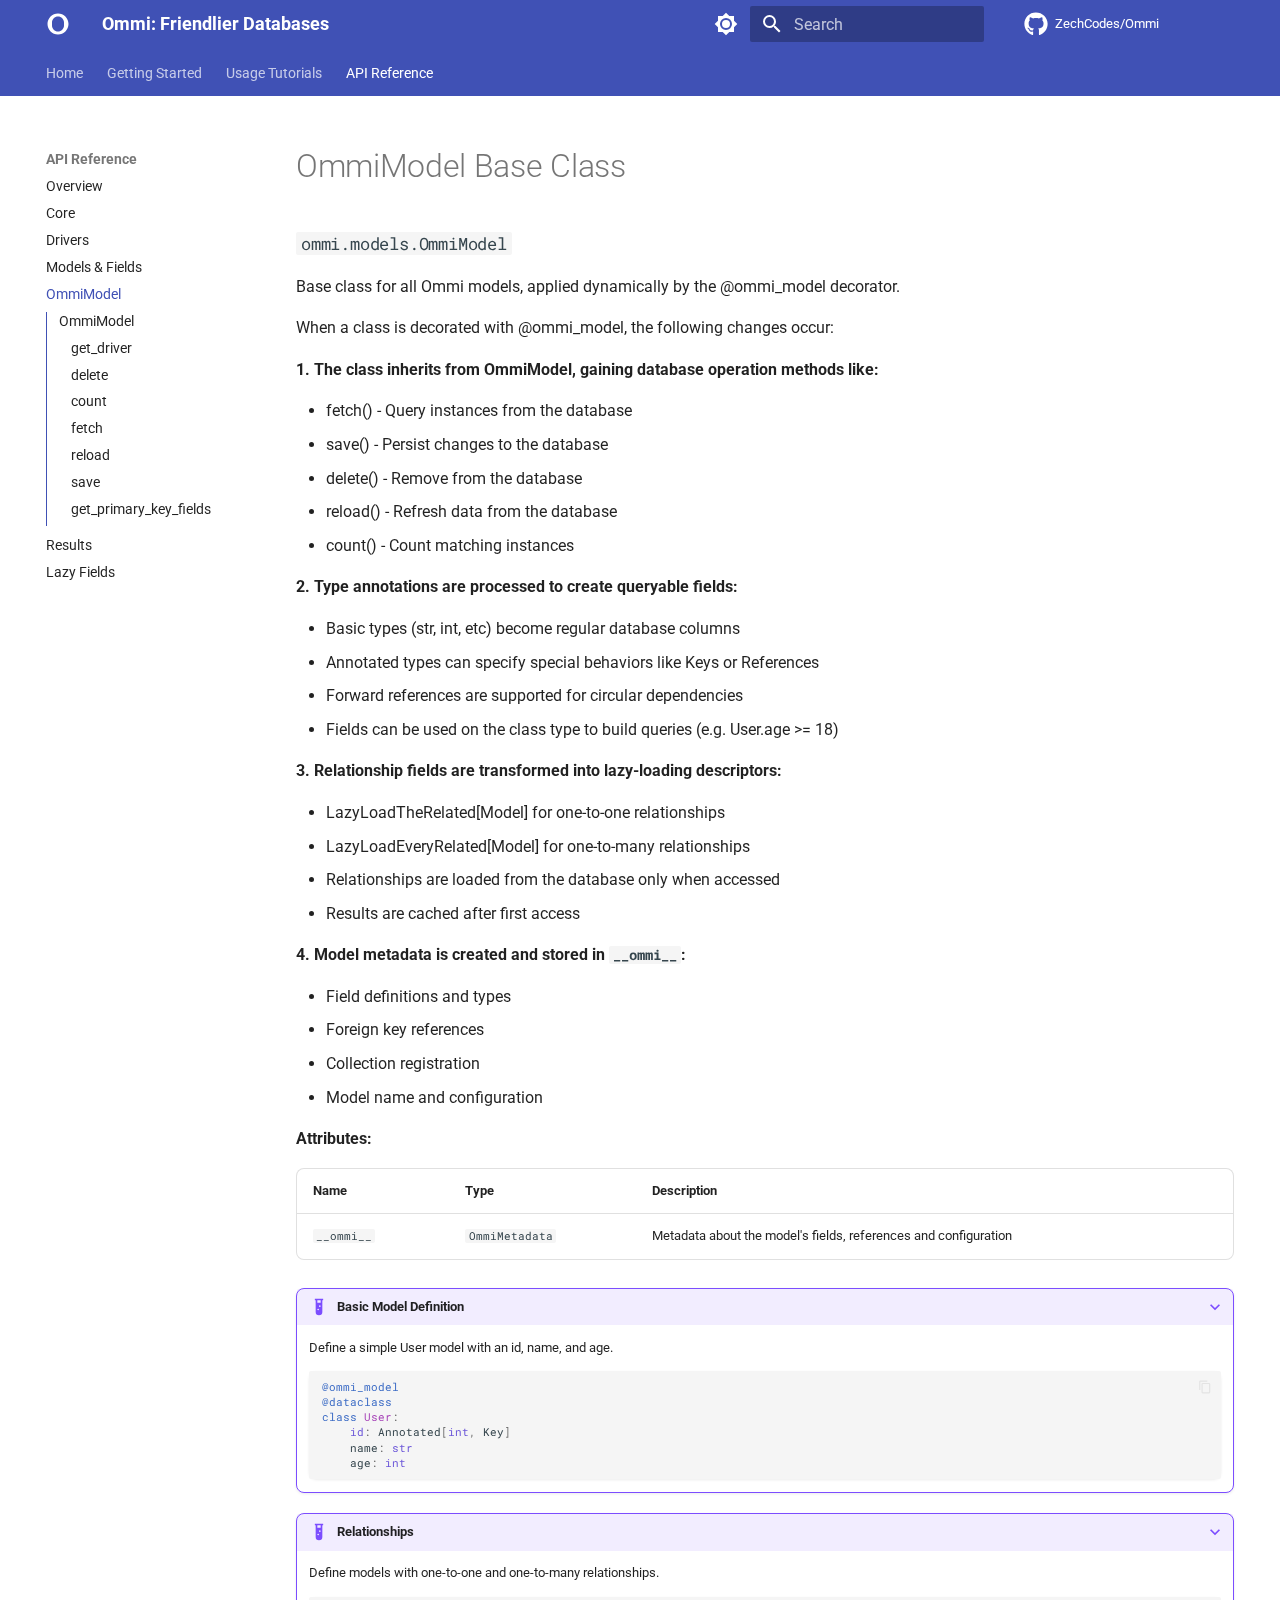
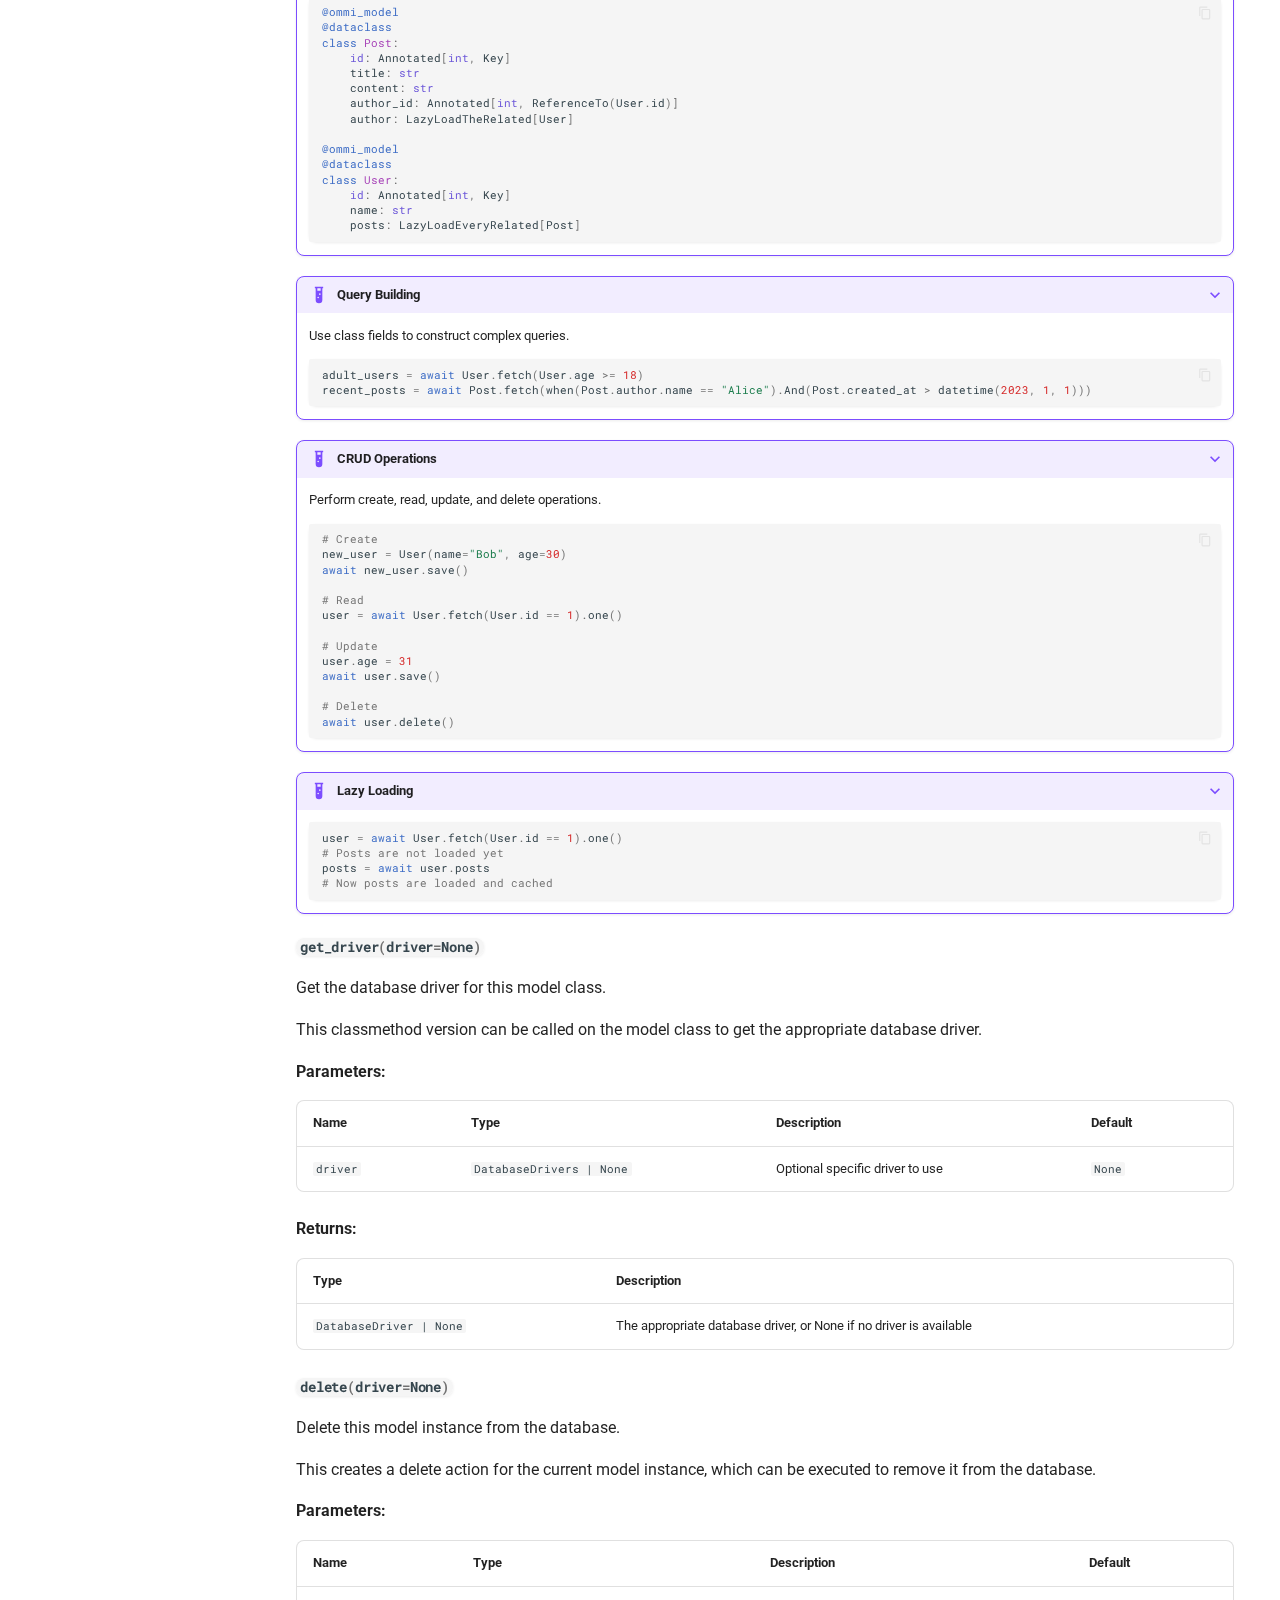
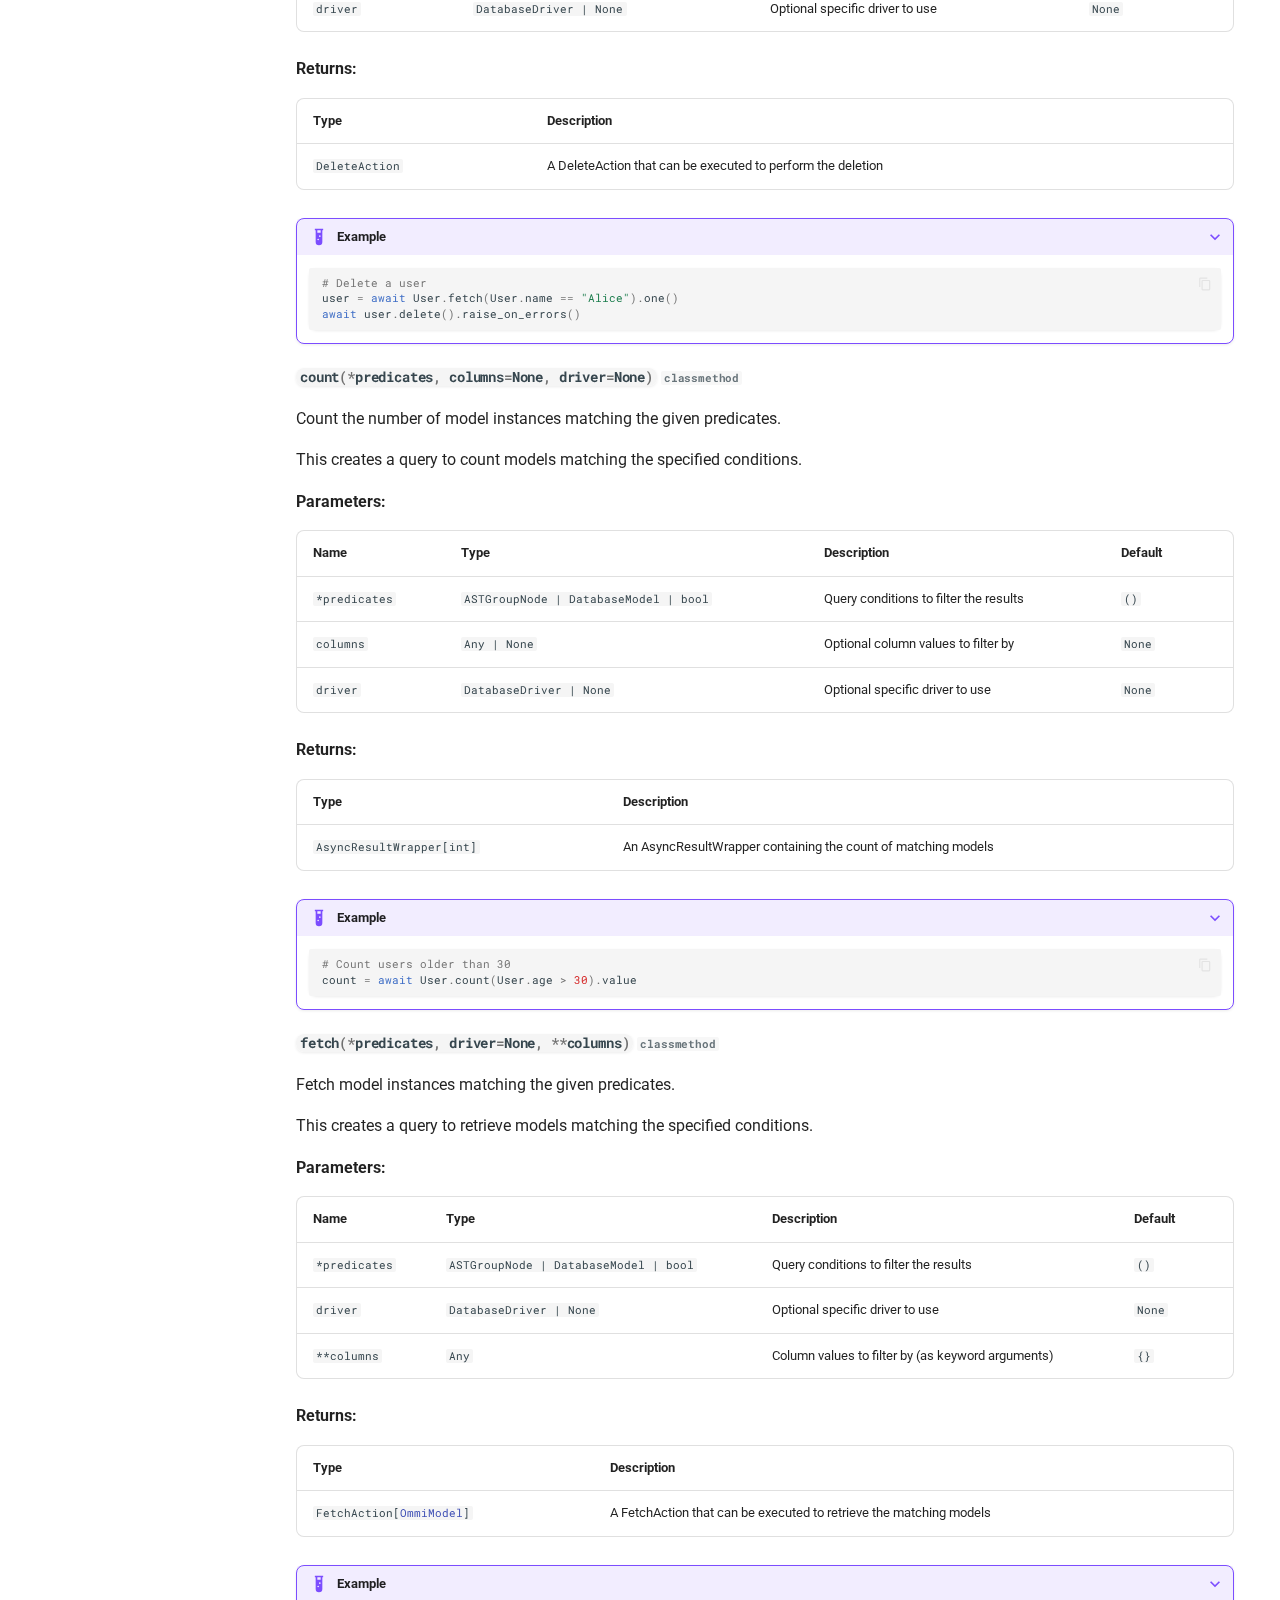
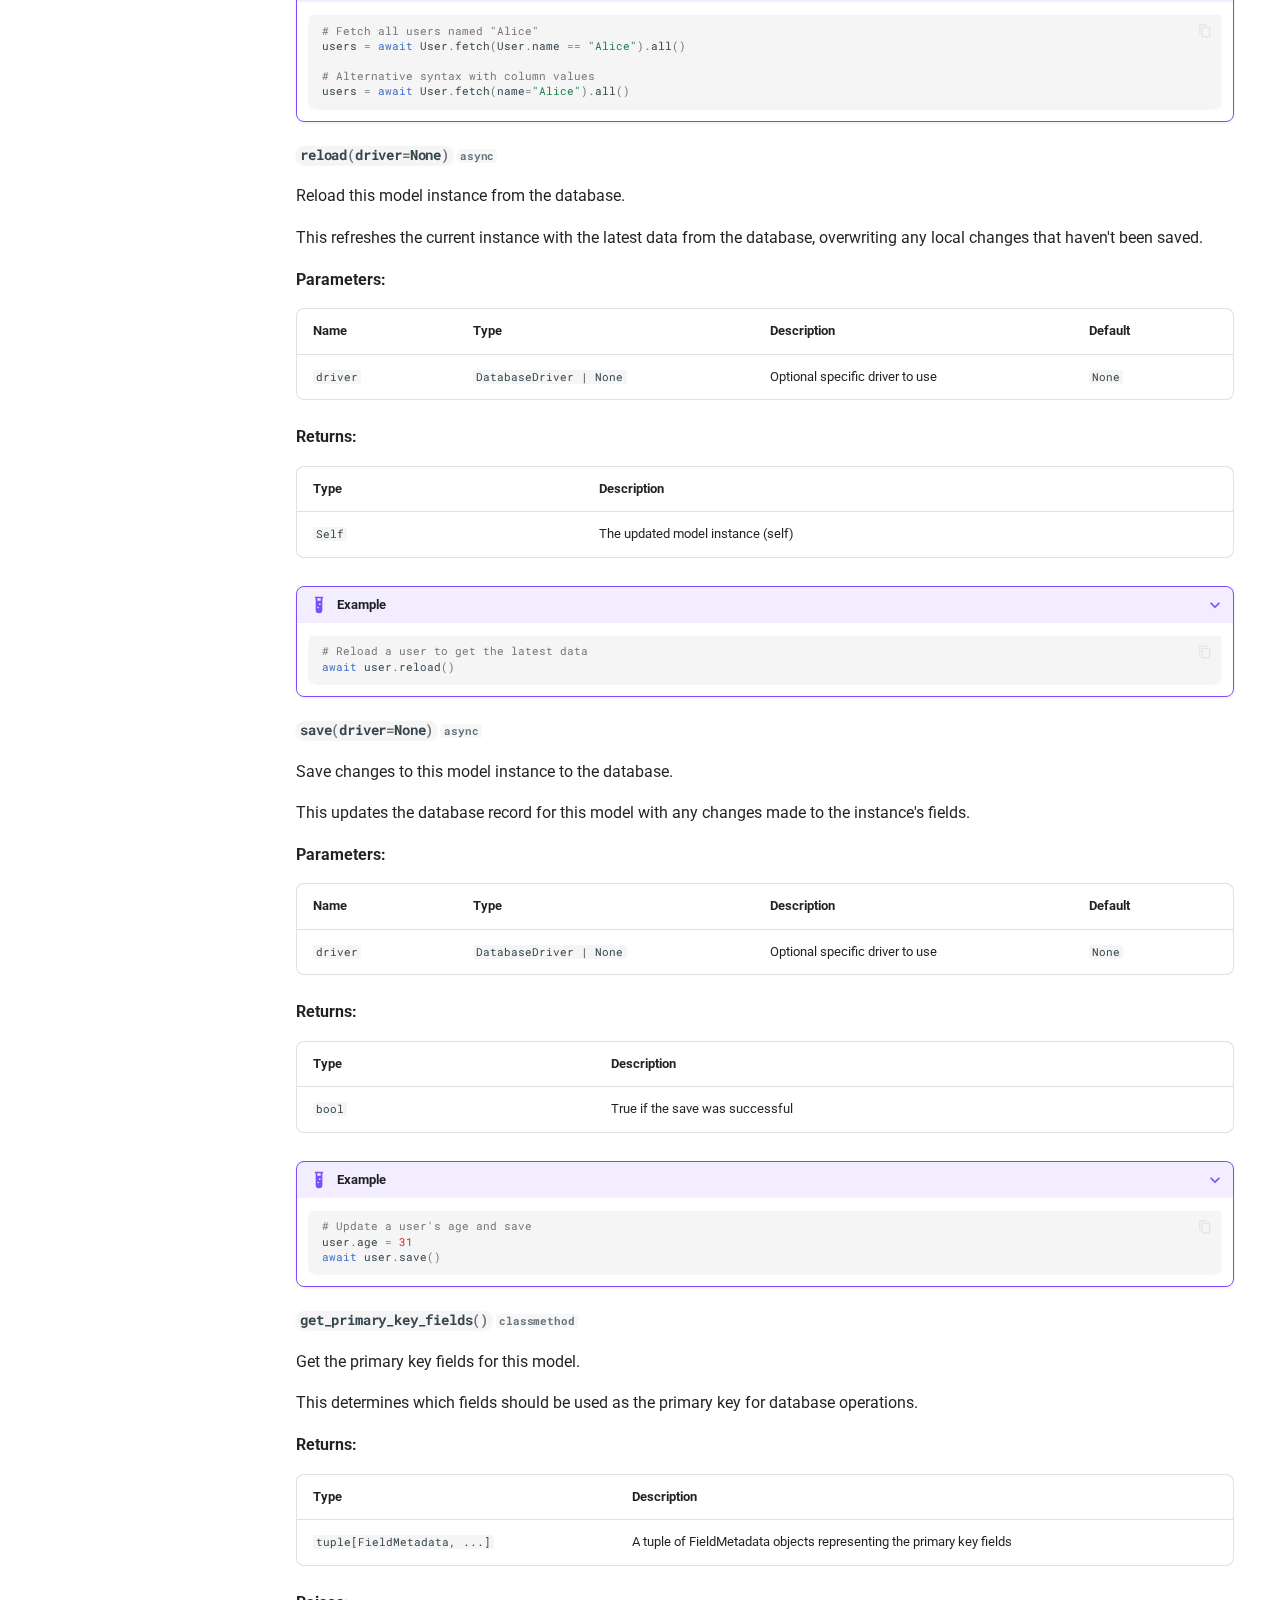
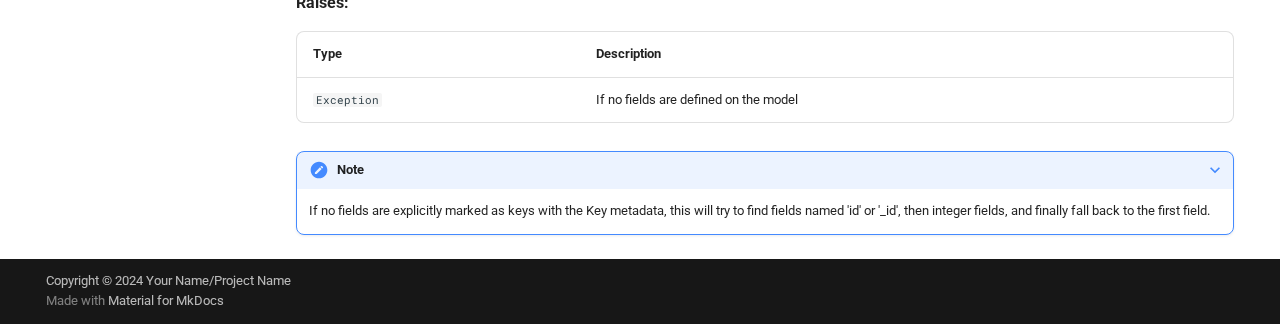
<file: site/api/ommi_model/index.html>
<!doctype html>
<html lang="en" class="no-js">
  <head>
    
      <meta charset="utf-8">
      <meta name="viewport" content="width=device-width,initial-scale=1">
      
        <meta name="description" content="An OMM (object model mapper) for the 80% case, providing a consistent interface across database choices.">
      
      
        <meta name="author" content="Zech Zimmerman">
      
      
      
        <link rel="prev" href="../models/">
      
      
        <link rel="next" href="../results/">
      
      
      <link rel="icon" href="../../assets/favicon.svg">
      <meta name="generator" content="mkdocs-1.6.1, mkdocs-material-9.6.14">
    
    
      
        <title>OmmiModel - Ommi: Friendlier Databases</title>
      
    
    
      <link rel="stylesheet" href="../../assets/stylesheets/main.342714a4.min.css">
      
        
        <link rel="stylesheet" href="../../assets/stylesheets/palette.06af60db.min.css">
      
      


    
    
      
    
    
      
        
        
        <link rel="preconnect" href="https://fonts.gstatic.com" crossorigin>
        <link rel="stylesheet" href="https://fonts.googleapis.com/css?family=Roboto:300,300i,400,400i,700,700i%7CRoboto+Mono:400,400i,700,700i&display=fallback">
        <style>:root{--md-text-font:"Roboto";--md-code-font:"Roboto Mono"}</style>
      
    
    
      <link rel="stylesheet" href="../../assets/_mkdocstrings.css">
    
      <link rel="stylesheet" href="../../stylesheets/extra.css">
    
    <script>__md_scope=new URL("../..",location),__md_hash=e=>[...e].reduce(((e,_)=>(e<<5)-e+_.charCodeAt(0)),0),__md_get=(e,_=localStorage,t=__md_scope)=>JSON.parse(_.getItem(t.pathname+"."+e)),__md_set=(e,_,t=localStorage,a=__md_scope)=>{try{t.setItem(a.pathname+"."+e,JSON.stringify(_))}catch(e){}}</script>
    
      

    
    
    
  </head>
  
  
    
    
      
    
    
    
    
    <body dir="ltr" data-md-color-scheme="default" data-md-color-primary="indigo" data-md-color-accent="pink">
  
    
    <input class="md-toggle" data-md-toggle="drawer" type="checkbox" id="__drawer" autocomplete="off">
    <input class="md-toggle" data-md-toggle="search" type="checkbox" id="__search" autocomplete="off">
    <label class="md-overlay" for="__drawer"></label>
    <div data-md-component="skip">
      
        
        <a href="#ommimodel-base-class" class="md-skip">
          Skip to content
        </a>
      
    </div>
    <div data-md-component="announce">
      
    </div>
    
    
      

<header class="md-header" data-md-component="header">
  <nav class="md-header__inner md-grid" aria-label="Header">
    <a href="../.." title="Ommi: Friendlier Databases" class="md-header__button md-logo" aria-label="Ommi: Friendlier Databases" data-md-component="logo">
      
  <img src="../../assets/logo.svg" alt="logo">

    </a>
    <label class="md-header__button md-icon" for="__drawer">
      
      <svg xmlns="http://www.w3.org/2000/svg" viewBox="0 0 24 24"><path d="M3 6h18v2H3zm0 5h18v2H3zm0 5h18v2H3z"/></svg>
    </label>
    <div class="md-header__title" data-md-component="header-title">
      <div class="md-header__ellipsis">
        <div class="md-header__topic">
          <span class="md-ellipsis">
            Ommi: Friendlier Databases
          </span>
        </div>
        <div class="md-header__topic" data-md-component="header-topic">
          <span class="md-ellipsis">
            
              OmmiModel
            
          </span>
        </div>
      </div>
    </div>
    
      
        <form class="md-header__option" data-md-component="palette">
  
    
    
    
    <input class="md-option" data-md-color-media="" data-md-color-scheme="default" data-md-color-primary="indigo" data-md-color-accent="pink"  aria-label="Switch to dark mode"  type="radio" name="__palette" id="__palette_0">
    
      <label class="md-header__button md-icon" title="Switch to dark mode" for="__palette_1" hidden>
        <svg xmlns="http://www.w3.org/2000/svg" viewBox="0 0 24 24"><path d="M12 8a4 4 0 0 0-4 4 4 4 0 0 0 4 4 4 4 0 0 0 4-4 4 4 0 0 0-4-4m0 10a6 6 0 0 1-6-6 6 6 0 0 1 6-6 6 6 0 0 1 6 6 6 6 0 0 1-6 6m8-9.31V4h-4.69L12 .69 8.69 4H4v4.69L.69 12 4 15.31V20h4.69L12 23.31 15.31 20H20v-4.69L23.31 12z"/></svg>
      </label>
    
  
    
    
    
    <input class="md-option" data-md-color-media="" data-md-color-scheme="slate" data-md-color-primary="blue" data-md-color-accent="lime"  aria-label="Switch to light mode"  type="radio" name="__palette" id="__palette_1">
    
      <label class="md-header__button md-icon" title="Switch to light mode" for="__palette_0" hidden>
        <svg xmlns="http://www.w3.org/2000/svg" viewBox="0 0 24 24"><path d="M12 18c-.89 0-1.74-.2-2.5-.55C11.56 16.5 13 14.42 13 12s-1.44-4.5-3.5-5.45C10.26 6.2 11.11 6 12 6a6 6 0 0 1 6 6 6 6 0 0 1-6 6m8-9.31V4h-4.69L12 .69 8.69 4H4v4.69L.69 12 4 15.31V20h4.69L12 23.31 15.31 20H20v-4.69L23.31 12z"/></svg>
      </label>
    
  
</form>
      
    
    
      <script>var palette=__md_get("__palette");if(palette&&palette.color){if("(prefers-color-scheme)"===palette.color.media){var media=matchMedia("(prefers-color-scheme: light)"),input=document.querySelector(media.matches?"[data-md-color-media='(prefers-color-scheme: light)']":"[data-md-color-media='(prefers-color-scheme: dark)']");palette.color.media=input.getAttribute("data-md-color-media"),palette.color.scheme=input.getAttribute("data-md-color-scheme"),palette.color.primary=input.getAttribute("data-md-color-primary"),palette.color.accent=input.getAttribute("data-md-color-accent")}for(var[key,value]of Object.entries(palette.color))document.body.setAttribute("data-md-color-"+key,value)}</script>
    
    
    
      
      
        <label class="md-header__button md-icon" for="__search">
          
          <svg xmlns="http://www.w3.org/2000/svg" viewBox="0 0 24 24"><path d="M9.5 3A6.5 6.5 0 0 1 16 9.5c0 1.61-.59 3.09-1.56 4.23l.27.27h.79l5 5-1.5 1.5-5-5v-.79l-.27-.27A6.52 6.52 0 0 1 9.5 16 6.5 6.5 0 0 1 3 9.5 6.5 6.5 0 0 1 9.5 3m0 2C7 5 5 7 5 9.5S7 14 9.5 14 14 12 14 9.5 12 5 9.5 5"/></svg>
        </label>
        <div class="md-search" data-md-component="search" role="dialog">
  <label class="md-search__overlay" for="__search"></label>
  <div class="md-search__inner" role="search">
    <form class="md-search__form" name="search">
      <input type="text" class="md-search__input" name="query" aria-label="Search" placeholder="Search" autocapitalize="off" autocorrect="off" autocomplete="off" spellcheck="false" data-md-component="search-query" required>
      <label class="md-search__icon md-icon" for="__search">
        
        <svg xmlns="http://www.w3.org/2000/svg" viewBox="0 0 24 24"><path d="M9.5 3A6.5 6.5 0 0 1 16 9.5c0 1.61-.59 3.09-1.56 4.23l.27.27h.79l5 5-1.5 1.5-5-5v-.79l-.27-.27A6.52 6.52 0 0 1 9.5 16 6.5 6.5 0 0 1 3 9.5 6.5 6.5 0 0 1 9.5 3m0 2C7 5 5 7 5 9.5S7 14 9.5 14 14 12 14 9.5 12 5 9.5 5"/></svg>
        
        <svg xmlns="http://www.w3.org/2000/svg" viewBox="0 0 24 24"><path d="M20 11v2H8l5.5 5.5-1.42 1.42L4.16 12l7.92-7.92L13.5 5.5 8 11z"/></svg>
      </label>
      <nav class="md-search__options" aria-label="Search">
        
        <button type="reset" class="md-search__icon md-icon" title="Clear" aria-label="Clear" tabindex="-1">
          
          <svg xmlns="http://www.w3.org/2000/svg" viewBox="0 0 24 24"><path d="M19 6.41 17.59 5 12 10.59 6.41 5 5 6.41 10.59 12 5 17.59 6.41 19 12 13.41 17.59 19 19 17.59 13.41 12z"/></svg>
        </button>
      </nav>
      
        <div class="md-search__suggest" data-md-component="search-suggest"></div>
      
    </form>
    <div class="md-search__output">
      <div class="md-search__scrollwrap" tabindex="0" data-md-scrollfix>
        <div class="md-search-result" data-md-component="search-result">
          <div class="md-search-result__meta">
            Initializing search
          </div>
          <ol class="md-search-result__list" role="presentation"></ol>
        </div>
      </div>
    </div>
  </div>
</div>
      
    
    
      <div class="md-header__source">
        <a href="https://github.com/ZechCodes/Ommi" title="Go to repository" class="md-source" data-md-component="source">
  <div class="md-source__icon md-icon">
    
    <svg xmlns="http://www.w3.org/2000/svg" viewBox="0 0 496 512"><!--! Font Awesome Free 6.7.2 by @fontawesome - https://fontawesome.com License - https://fontawesome.com/license/free (Icons: CC BY 4.0, Fonts: SIL OFL 1.1, Code: MIT License) Copyright 2024 Fonticons, Inc.--><path d="M165.9 397.4c0 2-2.3 3.6-5.2 3.6-3.3.3-5.6-1.3-5.6-3.6 0-2 2.3-3.6 5.2-3.6 3-.3 5.6 1.3 5.6 3.6m-31.1-4.5c-.7 2 1.3 4.3 4.3 4.9 2.6 1 5.6 0 6.2-2s-1.3-4.3-4.3-5.2c-2.6-.7-5.5.3-6.2 2.3m44.2-1.7c-2.9.7-4.9 2.6-4.6 4.9.3 2 2.9 3.3 5.9 2.6 2.9-.7 4.9-2.6 4.6-4.6-.3-1.9-3-3.2-5.9-2.9M244.8 8C106.1 8 0 113.3 0 252c0 110.9 69.8 205.8 169.5 239.2 12.8 2.3 17.3-5.6 17.3-12.1 0-6.2-.3-40.4-.3-61.4 0 0-70 15-84.7-29.8 0 0-11.4-29.1-27.8-36.6 0 0-22.9-15.7 1.6-15.4 0 0 24.9 2 38.6 25.8 21.9 38.6 58.6 27.5 72.9 20.9 2.3-16 8.8-27.1 16-33.7-55.9-6.2-112.3-14.3-112.3-110.5 0-27.5 7.6-41.3 23.6-58.9-2.6-6.5-11.1-33.3 2.6-67.9 20.9-6.5 69 27 69 27 20-5.6 41.5-8.5 62.8-8.5s42.8 2.9 62.8 8.5c0 0 48.1-33.6 69-27 13.7 34.7 5.2 61.4 2.6 67.9 16 17.7 25.8 31.5 25.8 58.9 0 96.5-58.9 104.2-114.8 110.5 9.2 7.9 17 22.9 17 46.4 0 33.7-.3 75.4-.3 83.6 0 6.5 4.6 14.4 17.3 12.1C428.2 457.8 496 362.9 496 252 496 113.3 383.5 8 244.8 8M97.2 352.9c-1.3 1-1 3.3.7 5.2 1.6 1.6 3.9 2.3 5.2 1 1.3-1 1-3.3-.7-5.2-1.6-1.6-3.9-2.3-5.2-1m-10.8-8.1c-.7 1.3.3 2.9 2.3 3.9 1.6 1 3.6.7 4.3-.7.7-1.3-.3-2.9-2.3-3.9-2-.6-3.6-.3-4.3.7m32.4 35.6c-1.6 1.3-1 4.3 1.3 6.2 2.3 2.3 5.2 2.6 6.5 1 1.3-1.3.7-4.3-1.3-6.2-2.2-2.3-5.2-2.6-6.5-1m-11.4-14.7c-1.6 1-1.6 3.6 0 5.9s4.3 3.3 5.6 2.3c1.6-1.3 1.6-3.9 0-6.2-1.4-2.3-4-3.3-5.6-2"/></svg>
  </div>
  <div class="md-source__repository">
    ZechCodes/Ommi
  </div>
</a>
      </div>
    
  </nav>
  
</header>
    
    <div class="md-container" data-md-component="container">
      
      
        
          
            
<nav class="md-tabs" aria-label="Tabs" data-md-component="tabs">
  <div class="md-grid">
    <ul class="md-tabs__list">
      
        
  
  
  
  
    <li class="md-tabs__item">
      <a href="../.." class="md-tabs__link">
        
  
  
    
  
  Home

      </a>
    </li>
  

      
        
  
  
  
  
    <li class="md-tabs__item">
      <a href="../../getting-started/" class="md-tabs__link">
        
  
  
    
  
  Getting Started

      </a>
    </li>
  

      
        
  
  
  
  
    
    
      <li class="md-tabs__item">
        <a href="../../usage/models/" class="md-tabs__link">
          
  
  
  Usage Tutorials

        </a>
      </li>
    
  

      
        
  
  
  
    
  
  
    
    
      <li class="md-tabs__item md-tabs__item--active">
        <a href="../overview/" class="md-tabs__link">
          
  
  
  API Reference

        </a>
      </li>
    
  

      
    </ul>
  </div>
</nav>
          
        
      
      <main class="md-main" data-md-component="main">
        <div class="md-main__inner md-grid">
          
            
              
              <div class="md-sidebar md-sidebar--primary" data-md-component="sidebar" data-md-type="navigation" >
                <div class="md-sidebar__scrollwrap">
                  <div class="md-sidebar__inner">
                    


  


  

<nav class="md-nav md-nav--primary md-nav--lifted md-nav--integrated" aria-label="Navigation" data-md-level="0">
  <label class="md-nav__title" for="__drawer">
    <a href="../.." title="Ommi: Friendlier Databases" class="md-nav__button md-logo" aria-label="Ommi: Friendlier Databases" data-md-component="logo">
      
  <img src="../../assets/logo.svg" alt="logo">

    </a>
    Ommi: Friendlier Databases
  </label>
  
    <div class="md-nav__source">
      <a href="https://github.com/ZechCodes/Ommi" title="Go to repository" class="md-source" data-md-component="source">
  <div class="md-source__icon md-icon">
    
    <svg xmlns="http://www.w3.org/2000/svg" viewBox="0 0 496 512"><!--! Font Awesome Free 6.7.2 by @fontawesome - https://fontawesome.com License - https://fontawesome.com/license/free (Icons: CC BY 4.0, Fonts: SIL OFL 1.1, Code: MIT License) Copyright 2024 Fonticons, Inc.--><path d="M165.9 397.4c0 2-2.3 3.6-5.2 3.6-3.3.3-5.6-1.3-5.6-3.6 0-2 2.3-3.6 5.2-3.6 3-.3 5.6 1.3 5.6 3.6m-31.1-4.5c-.7 2 1.3 4.3 4.3 4.9 2.6 1 5.6 0 6.2-2s-1.3-4.3-4.3-5.2c-2.6-.7-5.5.3-6.2 2.3m44.2-1.7c-2.9.7-4.9 2.6-4.6 4.9.3 2 2.9 3.3 5.9 2.6 2.9-.7 4.9-2.6 4.6-4.6-.3-1.9-3-3.2-5.9-2.9M244.8 8C106.1 8 0 113.3 0 252c0 110.9 69.8 205.8 169.5 239.2 12.8 2.3 17.3-5.6 17.3-12.1 0-6.2-.3-40.4-.3-61.4 0 0-70 15-84.7-29.8 0 0-11.4-29.1-27.8-36.6 0 0-22.9-15.7 1.6-15.4 0 0 24.9 2 38.6 25.8 21.9 38.6 58.6 27.5 72.9 20.9 2.3-16 8.8-27.1 16-33.7-55.9-6.2-112.3-14.3-112.3-110.5 0-27.5 7.6-41.3 23.6-58.9-2.6-6.5-11.1-33.3 2.6-67.9 20.9-6.5 69 27 69 27 20-5.6 41.5-8.5 62.8-8.5s42.8 2.9 62.8 8.5c0 0 48.1-33.6 69-27 13.7 34.7 5.2 61.4 2.6 67.9 16 17.7 25.8 31.5 25.8 58.9 0 96.5-58.9 104.2-114.8 110.5 9.2 7.9 17 22.9 17 46.4 0 33.7-.3 75.4-.3 83.6 0 6.5 4.6 14.4 17.3 12.1C428.2 457.8 496 362.9 496 252 496 113.3 383.5 8 244.8 8M97.2 352.9c-1.3 1-1 3.3.7 5.2 1.6 1.6 3.9 2.3 5.2 1 1.3-1 1-3.3-.7-5.2-1.6-1.6-3.9-2.3-5.2-1m-10.8-8.1c-.7 1.3.3 2.9 2.3 3.9 1.6 1 3.6.7 4.3-.7.7-1.3-.3-2.9-2.3-3.9-2-.6-3.6-.3-4.3.7m32.4 35.6c-1.6 1.3-1 4.3 1.3 6.2 2.3 2.3 5.2 2.6 6.5 1 1.3-1.3.7-4.3-1.3-6.2-2.2-2.3-5.2-2.6-6.5-1m-11.4-14.7c-1.6 1-1.6 3.6 0 5.9s4.3 3.3 5.6 2.3c1.6-1.3 1.6-3.9 0-6.2-1.4-2.3-4-3.3-5.6-2"/></svg>
  </div>
  <div class="md-source__repository">
    ZechCodes/Ommi
  </div>
</a>
    </div>
  
  <ul class="md-nav__list" data-md-scrollfix>
    
      
      
  
  
  
  
    <li class="md-nav__item">
      <a href="../.." class="md-nav__link">
        
  
  
  <span class="md-ellipsis">
    Home
    
  </span>
  

      </a>
    </li>
  

    
      
      
  
  
  
  
    <li class="md-nav__item">
      <a href="../../getting-started/" class="md-nav__link">
        
  
  
  <span class="md-ellipsis">
    Getting Started
    
  </span>
  

      </a>
    </li>
  

    
      
      
  
  
  
  
    
    
    
    
      
      
        
      
    
    
    <li class="md-nav__item md-nav__item--nested">
      
        
        
          
        
        <input class="md-nav__toggle md-toggle md-toggle--indeterminate" type="checkbox" id="__nav_3" >
        
          
          <label class="md-nav__link" for="__nav_3" id="__nav_3_label" tabindex="0">
            
  
  
  <span class="md-ellipsis">
    Usage Tutorials
    
  </span>
  

            <span class="md-nav__icon md-icon"></span>
          </label>
        
        <nav class="md-nav" data-md-level="1" aria-labelledby="__nav_3_label" aria-expanded="false">
          <label class="md-nav__title" for="__nav_3">
            <span class="md-nav__icon md-icon"></span>
            Usage Tutorials
          </label>
          <ul class="md-nav__list" data-md-scrollfix>
            
              
                
  
  
  
  
    <li class="md-nav__item">
      <a href="../../usage/models/" class="md-nav__link">
        
  
  
  <span class="md-ellipsis">
    Models
    
  </span>
  

      </a>
    </li>
  

              
            
              
                
  
  
  
  
    <li class="md-nav__item">
      <a href="../../usage/lazy-fields/" class="md-nav__link">
        
  
  
  <span class="md-ellipsis">
    Lazy Fields (Query Fields)
    
  </span>
  

      </a>
    </li>
  

              
            
              
                
  
  
  
  
    <li class="md-nav__item">
      <a href="../../usage/association-tables/" class="md-nav__link">
        
  
  
  <span class="md-ellipsis">
    Association Tables
    
  </span>
  

      </a>
    </li>
  

              
            
              
                
  
  
  
  
    <li class="md-nav__item">
      <a href="../../usage/model-collections/" class="md-nav__link">
        
  
  
  <span class="md-ellipsis">
    Model Collections
    
  </span>
  

      </a>
    </li>
  

              
            
              
                
  
  
  
  
    <li class="md-nav__item">
      <a href="../../usage/handling-results/" class="md-nav__link">
        
  
  
  <span class="md-ellipsis">
    Handling Results
    
  </span>
  

      </a>
    </li>
  

              
            
          </ul>
        </nav>
      
    </li>
  

    
      
      
  
  
    
  
  
  
    
    
    
    
      
        
        
      
      
        
      
    
    
    <li class="md-nav__item md-nav__item--active md-nav__item--section md-nav__item--nested">
      
        
        
        <input class="md-nav__toggle md-toggle " type="checkbox" id="__nav_4" checked>
        
          
          <label class="md-nav__link" for="__nav_4" id="__nav_4_label" tabindex="">
            
  
  
  <span class="md-ellipsis">
    API Reference
    
  </span>
  

            <span class="md-nav__icon md-icon"></span>
          </label>
        
        <nav class="md-nav" data-md-level="1" aria-labelledby="__nav_4_label" aria-expanded="true">
          <label class="md-nav__title" for="__nav_4">
            <span class="md-nav__icon md-icon"></span>
            API Reference
          </label>
          <ul class="md-nav__list" data-md-scrollfix>
            
              
                
  
  
  
  
    <li class="md-nav__item">
      <a href="../overview/" class="md-nav__link">
        
  
  
  <span class="md-ellipsis">
    Overview
    
  </span>
  

      </a>
    </li>
  

              
            
              
                
  
  
  
  
    <li class="md-nav__item">
      <a href="../core/" class="md-nav__link">
        
  
  
  <span class="md-ellipsis">
    Core
    
  </span>
  

      </a>
    </li>
  

              
            
              
                
  
  
  
  
    <li class="md-nav__item">
      <a href="../drivers/" class="md-nav__link">
        
  
  
  <span class="md-ellipsis">
    Drivers
    
  </span>
  

      </a>
    </li>
  

              
            
              
                
  
  
  
  
    <li class="md-nav__item">
      <a href="../models/" class="md-nav__link">
        
  
  
  <span class="md-ellipsis">
    Models & Fields
    
  </span>
  

      </a>
    </li>
  

              
            
              
                
  
  
    
  
  
  
    <li class="md-nav__item md-nav__item--active">
      
      <input class="md-nav__toggle md-toggle" type="checkbox" id="__toc">
      
      
        
      
      
        <label class="md-nav__link md-nav__link--active" for="__toc">
          
  
  
  <span class="md-ellipsis">
    OmmiModel
    
  </span>
  

          <span class="md-nav__icon md-icon"></span>
        </label>
      
      <a href="./" class="md-nav__link md-nav__link--active">
        
  
  
  <span class="md-ellipsis">
    OmmiModel
    
  </span>
  

      </a>
      
        

<nav class="md-nav md-nav--secondary" aria-label="Table of contents">
  
  
  
    
  
  
    <label class="md-nav__title" for="__toc">
      <span class="md-nav__icon md-icon"></span>
      Table of contents
    </label>
    <ul class="md-nav__list" data-md-component="toc" data-md-scrollfix>
      
        <li class="md-nav__item">
  <a href="#ommi.models.OmmiModel" class="md-nav__link">
    <span class="md-ellipsis">
      OmmiModel
    </span>
  </a>
  
    <nav class="md-nav" aria-label="OmmiModel">
      <ul class="md-nav__list">
        
          <li class="md-nav__item">
  <a href="#ommi.models.OmmiModel.get_driver" class="md-nav__link">
    <span class="md-ellipsis">
      get_driver
    </span>
  </a>
  
</li>
        
          <li class="md-nav__item">
  <a href="#ommi.models.OmmiModel.delete" class="md-nav__link">
    <span class="md-ellipsis">
      delete
    </span>
  </a>
  
</li>
        
          <li class="md-nav__item">
  <a href="#ommi.models.OmmiModel.count" class="md-nav__link">
    <span class="md-ellipsis">
      count
    </span>
  </a>
  
</li>
        
          <li class="md-nav__item">
  <a href="#ommi.models.OmmiModel.fetch" class="md-nav__link">
    <span class="md-ellipsis">
      fetch
    </span>
  </a>
  
</li>
        
          <li class="md-nav__item">
  <a href="#ommi.models.OmmiModel.reload" class="md-nav__link">
    <span class="md-ellipsis">
      reload
    </span>
  </a>
  
</li>
        
          <li class="md-nav__item">
  <a href="#ommi.models.OmmiModel.save" class="md-nav__link">
    <span class="md-ellipsis">
      save
    </span>
  </a>
  
</li>
        
          <li class="md-nav__item">
  <a href="#ommi.models.OmmiModel.get_primary_key_fields" class="md-nav__link">
    <span class="md-ellipsis">
      get_primary_key_fields
    </span>
  </a>
  
</li>
        
      </ul>
    </nav>
  
</li>
      
    </ul>
  
</nav>
      
    </li>
  

              
            
              
                
  
  
  
  
    <li class="md-nav__item">
      <a href="../results/" class="md-nav__link">
        
  
  
  <span class="md-ellipsis">
    Results
    
  </span>
  

      </a>
    </li>
  

              
            
              
                
  
  
  
  
    <li class="md-nav__item">
      <a href="../lazy_fields/" class="md-nav__link">
        
  
  
  <span class="md-ellipsis">
    Lazy Fields
    
  </span>
  

      </a>
    </li>
  

              
            
          </ul>
        </nav>
      
    </li>
  

    
  </ul>
</nav>
                  </div>
                </div>
              </div>
            
            
          
          
            <div class="md-content" data-md-component="content">
              <article class="md-content__inner md-typeset">
                
                  


  
  


<h1 id="ommimodel-base-class">OmmiModel Base Class<a class="headerlink" href="#ommimodel-base-class" title="Permanent link">&para;</a></h1>


<div class="doc doc-object doc-class">



<h3 id="ommi.models.OmmiModel" class="doc doc-heading">
            <code>ommi.models.OmmiModel</code>


<a href="#ommi.models.OmmiModel" class="headerlink" title="Permanent link">&para;</a></h3>


    <div class="doc doc-contents first">


        <p>Base class for all Ommi models, applied dynamically by the @ommi_model decorator.</p>
<p>When a class is decorated with @ommi_model, the following changes occur:</p>
<p><strong>1. The class inherits from OmmiModel, gaining database operation methods like:</strong></p>
<ul>
<li>fetch() - Query instances from the database</li>
<li>save() - Persist changes to the database </li>
<li>delete() - Remove from the database</li>
<li>reload() - Refresh data from the database</li>
<li>count() - Count matching instances</li>
</ul>
<p><strong>2. Type annotations are processed to create queryable fields:</strong></p>
<ul>
<li>Basic types (str, int, etc) become regular database columns</li>
<li>Annotated types can specify special behaviors like Keys or References</li>
<li>Forward references are supported for circular dependencies</li>
<li>Fields can be used on the class type to build queries (e.g. User.age &gt;= 18)</li>
</ul>
<p><strong>3. Relationship fields are transformed into lazy-loading descriptors:</strong></p>
<ul>
<li>LazyLoadTheRelated[Model] for one-to-one relationships</li>
<li>LazyLoadEveryRelated[Model] for one-to-many relationships</li>
<li>Relationships are loaded from the database only when accessed</li>
<li>Results are cached after first access</li>
</ul>
<p><strong>4. Model metadata is created and stored in <code>__ommi__</code>:</strong></p>
<ul>
<li>Field definitions and types</li>
<li>Foreign key references</li>
<li>Collection registration</li>
<li>Model name and configuration</li>
</ul>


<p><span class="doc-section-title">Attributes:</span></p>
    <table>
      <thead>
        <tr>
          <th>Name</th>
          <th>Type</th>
          <th>Description</th>
        </tr>
      </thead>
      <tbody>
          <tr class="doc-section-item">
            <td><code><span title="ommi.models.OmmiModel.__ommi__">__ommi__</span></code></td>
            <td>
                  <code><span title="ommi.models.metadata.OmmiMetadata">OmmiMetadata</span></code>
            </td>
            <td>
              <div class="doc-md-description">
                <p>Metadata about the model's fields, references and configuration</p>
              </div>
            </td>
          </tr>
      </tbody>
    </table>


<details class="example" open>
  <summary>Basic Model Definition</summary>
  <p>Define a simple User model with an id, name, and age.
<div class="highlight"><pre><span></span><code><span id="__span-0-1"><a id="__codelineno-0-1" name="__codelineno-0-1" href="#__codelineno-0-1"></a><span class="nd">@ommi_model</span>
</span><span id="__span-0-2"><a id="__codelineno-0-2" name="__codelineno-0-2" href="#__codelineno-0-2"></a><span class="nd">@dataclass</span>
</span><span id="__span-0-3"><a id="__codelineno-0-3" name="__codelineno-0-3" href="#__codelineno-0-3"></a><span class="k">class</span><span class="w"> </span><span class="nc">User</span><span class="p">:</span>
</span><span id="__span-0-4"><a id="__codelineno-0-4" name="__codelineno-0-4" href="#__codelineno-0-4"></a>    <span class="nb">id</span><span class="p">:</span> <span class="n">Annotated</span><span class="p">[</span><span class="nb">int</span><span class="p">,</span> <span class="n">Key</span><span class="p">]</span>
</span><span id="__span-0-5"><a id="__codelineno-0-5" name="__codelineno-0-5" href="#__codelineno-0-5"></a>    <span class="n">name</span><span class="p">:</span> <span class="nb">str</span>
</span><span id="__span-0-6"><a id="__codelineno-0-6" name="__codelineno-0-6" href="#__codelineno-0-6"></a>    <span class="n">age</span><span class="p">:</span> <span class="nb">int</span>
</span></code></pre></div></p>
</details>

<details class="example" open>
  <summary>Relationships</summary>
  <p>Define models with one-to-one and one-to-many relationships.
<div class="highlight"><pre><span></span><code><span id="__span-0-1"><a id="__codelineno-0-1" name="__codelineno-0-1" href="#__codelineno-0-1"></a><span class="nd">@ommi_model</span>
</span><span id="__span-0-2"><a id="__codelineno-0-2" name="__codelineno-0-2" href="#__codelineno-0-2"></a><span class="nd">@dataclass</span>
</span><span id="__span-0-3"><a id="__codelineno-0-3" name="__codelineno-0-3" href="#__codelineno-0-3"></a><span class="k">class</span><span class="w"> </span><span class="nc">Post</span><span class="p">:</span>
</span><span id="__span-0-4"><a id="__codelineno-0-4" name="__codelineno-0-4" href="#__codelineno-0-4"></a>    <span class="nb">id</span><span class="p">:</span> <span class="n">Annotated</span><span class="p">[</span><span class="nb">int</span><span class="p">,</span> <span class="n">Key</span><span class="p">]</span>
</span><span id="__span-0-5"><a id="__codelineno-0-5" name="__codelineno-0-5" href="#__codelineno-0-5"></a>    <span class="n">title</span><span class="p">:</span> <span class="nb">str</span>
</span><span id="__span-0-6"><a id="__codelineno-0-6" name="__codelineno-0-6" href="#__codelineno-0-6"></a>    <span class="n">content</span><span class="p">:</span> <span class="nb">str</span>
</span><span id="__span-0-7"><a id="__codelineno-0-7" name="__codelineno-0-7" href="#__codelineno-0-7"></a>    <span class="n">author_id</span><span class="p">:</span> <span class="n">Annotated</span><span class="p">[</span><span class="nb">int</span><span class="p">,</span> <span class="n">ReferenceTo</span><span class="p">(</span><span class="n">User</span><span class="o">.</span><span class="n">id</span><span class="p">)]</span>
</span><span id="__span-0-8"><a id="__codelineno-0-8" name="__codelineno-0-8" href="#__codelineno-0-8"></a>    <span class="n">author</span><span class="p">:</span> <span class="n">LazyLoadTheRelated</span><span class="p">[</span><span class="n">User</span><span class="p">]</span>
</span><span id="__span-0-9"><a id="__codelineno-0-9" name="__codelineno-0-9" href="#__codelineno-0-9"></a>
</span><span id="__span-0-10"><a id="__codelineno-0-10" name="__codelineno-0-10" href="#__codelineno-0-10"></a><span class="nd">@ommi_model</span>
</span><span id="__span-0-11"><a id="__codelineno-0-11" name="__codelineno-0-11" href="#__codelineno-0-11"></a><span class="nd">@dataclass</span>
</span><span id="__span-0-12"><a id="__codelineno-0-12" name="__codelineno-0-12" href="#__codelineno-0-12"></a><span class="k">class</span><span class="w"> </span><span class="nc">User</span><span class="p">:</span>
</span><span id="__span-0-13"><a id="__codelineno-0-13" name="__codelineno-0-13" href="#__codelineno-0-13"></a>    <span class="nb">id</span><span class="p">:</span> <span class="n">Annotated</span><span class="p">[</span><span class="nb">int</span><span class="p">,</span> <span class="n">Key</span><span class="p">]</span>
</span><span id="__span-0-14"><a id="__codelineno-0-14" name="__codelineno-0-14" href="#__codelineno-0-14"></a>    <span class="n">name</span><span class="p">:</span> <span class="nb">str</span>
</span><span id="__span-0-15"><a id="__codelineno-0-15" name="__codelineno-0-15" href="#__codelineno-0-15"></a>    <span class="n">posts</span><span class="p">:</span> <span class="n">LazyLoadEveryRelated</span><span class="p">[</span><span class="n">Post</span><span class="p">]</span>
</span></code></pre></div></p>
</details>

<details class="example" open>
  <summary>Query Building</summary>
  <p>Use class fields to construct complex queries.
<div class="highlight"><pre><span></span><code><span id="__span-0-1"><a id="__codelineno-0-1" name="__codelineno-0-1" href="#__codelineno-0-1"></a><span class="n">adult_users</span> <span class="o">=</span> <span class="k">await</span> <span class="n">User</span><span class="o">.</span><span class="n">fetch</span><span class="p">(</span><span class="n">User</span><span class="o">.</span><span class="n">age</span> <span class="o">&gt;=</span> <span class="mi">18</span><span class="p">)</span>
</span><span id="__span-0-2"><a id="__codelineno-0-2" name="__codelineno-0-2" href="#__codelineno-0-2"></a><span class="n">recent_posts</span> <span class="o">=</span> <span class="k">await</span> <span class="n">Post</span><span class="o">.</span><span class="n">fetch</span><span class="p">(</span><span class="n">when</span><span class="p">(</span><span class="n">Post</span><span class="o">.</span><span class="n">author</span><span class="o">.</span><span class="n">name</span> <span class="o">==</span> <span class="s2">&quot;Alice&quot;</span><span class="p">)</span><span class="o">.</span><span class="n">And</span><span class="p">(</span><span class="n">Post</span><span class="o">.</span><span class="n">created_at</span> <span class="o">&gt;</span> <span class="n">datetime</span><span class="p">(</span><span class="mi">2023</span><span class="p">,</span> <span class="mi">1</span><span class="p">,</span> <span class="mi">1</span><span class="p">)))</span>
</span></code></pre></div></p>
</details>

<details class="example" open>
  <summary>CRUD Operations</summary>
  <p>Perform create, read, update, and delete operations.
<div class="highlight"><pre><span></span><code><span id="__span-0-1"><a id="__codelineno-0-1" name="__codelineno-0-1" href="#__codelineno-0-1"></a><span class="c1"># Create</span>
</span><span id="__span-0-2"><a id="__codelineno-0-2" name="__codelineno-0-2" href="#__codelineno-0-2"></a><span class="n">new_user</span> <span class="o">=</span> <span class="n">User</span><span class="p">(</span><span class="n">name</span><span class="o">=</span><span class="s2">&quot;Bob&quot;</span><span class="p">,</span> <span class="n">age</span><span class="o">=</span><span class="mi">30</span><span class="p">)</span>
</span><span id="__span-0-3"><a id="__codelineno-0-3" name="__codelineno-0-3" href="#__codelineno-0-3"></a><span class="k">await</span> <span class="n">new_user</span><span class="o">.</span><span class="n">save</span><span class="p">()</span>
</span><span id="__span-0-4"><a id="__codelineno-0-4" name="__codelineno-0-4" href="#__codelineno-0-4"></a>
</span><span id="__span-0-5"><a id="__codelineno-0-5" name="__codelineno-0-5" href="#__codelineno-0-5"></a><span class="c1"># Read</span>
</span><span id="__span-0-6"><a id="__codelineno-0-6" name="__codelineno-0-6" href="#__codelineno-0-6"></a><span class="n">user</span> <span class="o">=</span> <span class="k">await</span> <span class="n">User</span><span class="o">.</span><span class="n">fetch</span><span class="p">(</span><span class="n">User</span><span class="o">.</span><span class="n">id</span> <span class="o">==</span> <span class="mi">1</span><span class="p">)</span><span class="o">.</span><span class="n">one</span><span class="p">()</span>
</span><span id="__span-0-7"><a id="__codelineno-0-7" name="__codelineno-0-7" href="#__codelineno-0-7"></a>
</span><span id="__span-0-8"><a id="__codelineno-0-8" name="__codelineno-0-8" href="#__codelineno-0-8"></a><span class="c1"># Update</span>
</span><span id="__span-0-9"><a id="__codelineno-0-9" name="__codelineno-0-9" href="#__codelineno-0-9"></a><span class="n">user</span><span class="o">.</span><span class="n">age</span> <span class="o">=</span> <span class="mi">31</span>
</span><span id="__span-0-10"><a id="__codelineno-0-10" name="__codelineno-0-10" href="#__codelineno-0-10"></a><span class="k">await</span> <span class="n">user</span><span class="o">.</span><span class="n">save</span><span class="p">()</span>
</span><span id="__span-0-11"><a id="__codelineno-0-11" name="__codelineno-0-11" href="#__codelineno-0-11"></a>
</span><span id="__span-0-12"><a id="__codelineno-0-12" name="__codelineno-0-12" href="#__codelineno-0-12"></a><span class="c1"># Delete</span>
</span><span id="__span-0-13"><a id="__codelineno-0-13" name="__codelineno-0-13" href="#__codelineno-0-13"></a><span class="k">await</span> <span class="n">user</span><span class="o">.</span><span class="n">delete</span><span class="p">()</span>
</span></code></pre></div></p>
</details>

<details class="example" open>
  <summary>Lazy Loading</summary>
  <div class="highlight"><pre><span></span><code><span id="__span-0-1"><a id="__codelineno-0-1" name="__codelineno-0-1" href="#__codelineno-0-1"></a><span class="n">user</span> <span class="o">=</span> <span class="k">await</span> <span class="n">User</span><span class="o">.</span><span class="n">fetch</span><span class="p">(</span><span class="n">User</span><span class="o">.</span><span class="n">id</span> <span class="o">==</span> <span class="mi">1</span><span class="p">)</span><span class="o">.</span><span class="n">one</span><span class="p">()</span>
</span><span id="__span-0-2"><a id="__codelineno-0-2" name="__codelineno-0-2" href="#__codelineno-0-2"></a><span class="c1"># Posts are not loaded yet</span>
</span><span id="__span-0-3"><a id="__codelineno-0-3" name="__codelineno-0-3" href="#__codelineno-0-3"></a><span class="n">posts</span> <span class="o">=</span> <span class="k">await</span> <span class="n">user</span><span class="o">.</span><span class="n">posts</span>
</span><span id="__span-0-4"><a id="__codelineno-0-4" name="__codelineno-0-4" href="#__codelineno-0-4"></a><span class="c1"># Now posts are loaded and cached</span>
</span></code></pre></div>
</details>









  <div class="doc doc-children">









<div class="doc doc-object doc-function">


<h4 id="ommi.models.OmmiModel.get_driver" class="doc doc-heading">
            <code class="highlight language-python"><span class="n">get_driver</span><span class="p">(</span><span class="n">driver</span><span class="o">=</span><span class="kc">None</span><span class="p">)</span></code>

<a href="#ommi.models.OmmiModel.get_driver" class="headerlink" title="Permanent link">&para;</a></h4>


    <div class="doc doc-contents ">

        <p>Get the database driver for this model class.</p>
<p>This classmethod version can be called on the model class to get
the appropriate database driver.</p>


<p><span class="doc-section-title">Parameters:</span></p>
    <table>
      <thead>
        <tr>
          <th>Name</th>
          <th>Type</th>
          <th>Description</th>
          <th>Default</th>
        </tr>
      </thead>
      <tbody>
          <tr class="doc-section-item">
            <td>
                <code>driver</code>
            </td>
            <td>
                  <code><span title="ommi.drivers.DatabaseDrivers">DatabaseDrivers</span> | None</code>
            </td>
            <td>
              <div class="doc-md-description">
                <p>Optional specific driver to use</p>
              </div>
            </td>
            <td>
                  <code>None</code>
            </td>
          </tr>
      </tbody>
    </table>


    <p><span class="doc-section-title">Returns:</span></p>
    <table>
      <thead>
        <tr>
          <th>Type</th>
          <th>Description</th>
        </tr>
      </thead>
      <tbody>
          <tr class="doc-section-item">
            <td>
                  <code><span title="ommi.drivers.DatabaseDriver">DatabaseDriver</span> | None</code>
            </td>
            <td>
              <div class="doc-md-description">
                <p>The appropriate database driver, or None if no driver is available</p>
              </div>
            </td>
          </tr>
      </tbody>
    </table>


    </div>

</div>

<div class="doc doc-object doc-function">


<h4 id="ommi.models.OmmiModel.delete" class="doc doc-heading">
            <code class="highlight language-python"><span class="n">delete</span><span class="p">(</span><span class="n">driver</span><span class="o">=</span><span class="kc">None</span><span class="p">)</span></code>

<a href="#ommi.models.OmmiModel.delete" class="headerlink" title="Permanent link">&para;</a></h4>


    <div class="doc doc-contents ">

        <p>Delete this model instance from the database.</p>
<p>This creates a delete action for the current model instance,
which can be executed to remove it from the database.</p>


<p><span class="doc-section-title">Parameters:</span></p>
    <table>
      <thead>
        <tr>
          <th>Name</th>
          <th>Type</th>
          <th>Description</th>
          <th>Default</th>
        </tr>
      </thead>
      <tbody>
          <tr class="doc-section-item">
            <td>
                <code>driver</code>
            </td>
            <td>
                  <code><span title="ommi.drivers.DatabaseDriver">DatabaseDriver</span> | None</code>
            </td>
            <td>
              <div class="doc-md-description">
                <p>Optional specific driver to use</p>
              </div>
            </td>
            <td>
                  <code>None</code>
            </td>
          </tr>
      </tbody>
    </table>


    <p><span class="doc-section-title">Returns:</span></p>
    <table>
      <thead>
        <tr>
          <th>Type</th>
          <th>Description</th>
        </tr>
      </thead>
      <tbody>
          <tr class="doc-section-item">
            <td>
                  <code><span title="delete_actions.DeleteAction">DeleteAction</span></code>
            </td>
            <td>
              <div class="doc-md-description">
                <p>A DeleteAction that can be executed to perform the deletion</p>
              </div>
            </td>
          </tr>
      </tbody>
    </table>


<details class="example" open>
  <summary>Example</summary>
  <div class="highlight"><pre><span></span><code><span id="__span-0-1"><a id="__codelineno-0-1" name="__codelineno-0-1" href="#__codelineno-0-1"></a><span class="c1"># Delete a user</span>
</span><span id="__span-0-2"><a id="__codelineno-0-2" name="__codelineno-0-2" href="#__codelineno-0-2"></a><span class="n">user</span> <span class="o">=</span> <span class="k">await</span> <span class="n">User</span><span class="o">.</span><span class="n">fetch</span><span class="p">(</span><span class="n">User</span><span class="o">.</span><span class="n">name</span> <span class="o">==</span> <span class="s2">&quot;Alice&quot;</span><span class="p">)</span><span class="o">.</span><span class="n">one</span><span class="p">()</span>
</span><span id="__span-0-3"><a id="__codelineno-0-3" name="__codelineno-0-3" href="#__codelineno-0-3"></a><span class="k">await</span> <span class="n">user</span><span class="o">.</span><span class="n">delete</span><span class="p">()</span><span class="o">.</span><span class="n">raise_on_errors</span><span class="p">()</span>
</span></code></pre></div>
</details>

    </div>

</div>

<div class="doc doc-object doc-function">


<h4 id="ommi.models.OmmiModel.count" class="doc doc-heading">
            <code class="highlight language-python"><span class="n">count</span><span class="p">(</span><span class="o">*</span><span class="n">predicates</span><span class="p">,</span> <span class="n">columns</span><span class="o">=</span><span class="kc">None</span><span class="p">,</span> <span class="n">driver</span><span class="o">=</span><span class="kc">None</span><span class="p">)</span></code>

  <span class="doc doc-labels">
      <small class="doc doc-label doc-label-classmethod"><code>classmethod</code></small>
  </span>

<a href="#ommi.models.OmmiModel.count" class="headerlink" title="Permanent link">&para;</a></h4>


    <div class="doc doc-contents ">

        <p>Count the number of model instances matching the given predicates.</p>
<p>This creates a query to count models matching the specified conditions.</p>


<p><span class="doc-section-title">Parameters:</span></p>
    <table>
      <thead>
        <tr>
          <th>Name</th>
          <th>Type</th>
          <th>Description</th>
          <th>Default</th>
        </tr>
      </thead>
      <tbody>
          <tr class="doc-section-item">
            <td>
                <code>*predicates</code>
            </td>
            <td>
                  <code><span title="ASTGroupNode">ASTGroupNode</span> | <span title="DatabaseModel">DatabaseModel</span> | <span title="bool">bool</span></code>
            </td>
            <td>
              <div class="doc-md-description">
                <p>Query conditions to filter the results</p>
              </div>
            </td>
            <td>
                  <code>()</code>
            </td>
          </tr>
          <tr class="doc-section-item">
            <td>
                <code>columns</code>
            </td>
            <td>
                  <code><span title="typing.Any">Any</span> | None</code>
            </td>
            <td>
              <div class="doc-md-description">
                <p>Optional column values to filter by</p>
              </div>
            </td>
            <td>
                  <code>None</code>
            </td>
          </tr>
          <tr class="doc-section-item">
            <td>
                <code>driver</code>
            </td>
            <td>
                  <code><span title="ommi.drivers.DatabaseDriver">DatabaseDriver</span> | None</code>
            </td>
            <td>
              <div class="doc-md-description">
                <p>Optional specific driver to use</p>
              </div>
            </td>
            <td>
                  <code>None</code>
            </td>
          </tr>
      </tbody>
    </table>


    <p><span class="doc-section-title">Returns:</span></p>
    <table>
      <thead>
        <tr>
          <th>Type</th>
          <th>Description</th>
        </tr>
      </thead>
      <tbody>
          <tr class="doc-section-item">
            <td>
                  <code><span title="AsyncResultWrapper">AsyncResultWrapper</span>[<span title="int">int</span>]</code>
            </td>
            <td>
              <div class="doc-md-description">
                <p>An AsyncResultWrapper containing the count of matching models</p>
              </div>
            </td>
          </tr>
      </tbody>
    </table>


<details class="example" open>
  <summary>Example</summary>
  <div class="highlight"><pre><span></span><code><span id="__span-0-1"><a id="__codelineno-0-1" name="__codelineno-0-1" href="#__codelineno-0-1"></a><span class="c1"># Count users older than 30</span>
</span><span id="__span-0-2"><a id="__codelineno-0-2" name="__codelineno-0-2" href="#__codelineno-0-2"></a><span class="n">count</span> <span class="o">=</span> <span class="k">await</span> <span class="n">User</span><span class="o">.</span><span class="n">count</span><span class="p">(</span><span class="n">User</span><span class="o">.</span><span class="n">age</span> <span class="o">&gt;</span> <span class="mi">30</span><span class="p">)</span><span class="o">.</span><span class="n">value</span>
</span></code></pre></div>
</details>

    </div>

</div>

<div class="doc doc-object doc-function">


<h4 id="ommi.models.OmmiModel.fetch" class="doc doc-heading">
            <code class="highlight language-python"><span class="n">fetch</span><span class="p">(</span><span class="o">*</span><span class="n">predicates</span><span class="p">,</span> <span class="n">driver</span><span class="o">=</span><span class="kc">None</span><span class="p">,</span> <span class="o">**</span><span class="n">columns</span><span class="p">)</span></code>

  <span class="doc doc-labels">
      <small class="doc doc-label doc-label-classmethod"><code>classmethod</code></small>
  </span>

<a href="#ommi.models.OmmiModel.fetch" class="headerlink" title="Permanent link">&para;</a></h4>


    <div class="doc doc-contents ">

        <p>Fetch model instances matching the given predicates.</p>
<p>This creates a query to retrieve models matching the specified conditions.</p>


<p><span class="doc-section-title">Parameters:</span></p>
    <table>
      <thead>
        <tr>
          <th>Name</th>
          <th>Type</th>
          <th>Description</th>
          <th>Default</th>
        </tr>
      </thead>
      <tbody>
          <tr class="doc-section-item">
            <td>
                <code>*predicates</code>
            </td>
            <td>
                  <code><span title="ASTGroupNode">ASTGroupNode</span> | <span title="DatabaseModel">DatabaseModel</span> | <span title="bool">bool</span></code>
            </td>
            <td>
              <div class="doc-md-description">
                <p>Query conditions to filter the results</p>
              </div>
            </td>
            <td>
                  <code>()</code>
            </td>
          </tr>
          <tr class="doc-section-item">
            <td>
                <code>driver</code>
            </td>
            <td>
                  <code><span title="ommi.drivers.DatabaseDriver">DatabaseDriver</span> | None</code>
            </td>
            <td>
              <div class="doc-md-description">
                <p>Optional specific driver to use</p>
              </div>
            </td>
            <td>
                  <code>None</code>
            </td>
          </tr>
          <tr class="doc-section-item">
            <td>
                <code>**columns</code>
            </td>
            <td>
                  <code><span title="typing.Any">Any</span></code>
            </td>
            <td>
              <div class="doc-md-description">
                <p>Column values to filter by (as keyword arguments)</p>
              </div>
            </td>
            <td>
                  <code>{}</code>
            </td>
          </tr>
      </tbody>
    </table>


    <p><span class="doc-section-title">Returns:</span></p>
    <table>
      <thead>
        <tr>
          <th>Type</th>
          <th>Description</th>
        </tr>
      </thead>
      <tbody>
          <tr class="doc-section-item">
            <td>
                  <code><span title="fetch_actions.FetchAction">FetchAction</span>[<a class="autorefs autorefs-internal" title="ommi.models.OmmiModel (ommi.models.models.OmmiModel)" href="#ommi.models.OmmiModel">OmmiModel</a>]</code>
            </td>
            <td>
              <div class="doc-md-description">
                <p>A FetchAction that can be executed to retrieve the matching models</p>
              </div>
            </td>
          </tr>
      </tbody>
    </table>


<details class="example" open>
  <summary>Example</summary>
  <div class="highlight"><pre><span></span><code><span id="__span-0-1"><a id="__codelineno-0-1" name="__codelineno-0-1" href="#__codelineno-0-1"></a><span class="c1"># Fetch all users named &quot;Alice&quot;</span>
</span><span id="__span-0-2"><a id="__codelineno-0-2" name="__codelineno-0-2" href="#__codelineno-0-2"></a><span class="n">users</span> <span class="o">=</span> <span class="k">await</span> <span class="n">User</span><span class="o">.</span><span class="n">fetch</span><span class="p">(</span><span class="n">User</span><span class="o">.</span><span class="n">name</span> <span class="o">==</span> <span class="s2">&quot;Alice&quot;</span><span class="p">)</span><span class="o">.</span><span class="n">all</span><span class="p">()</span>
</span><span id="__span-0-3"><a id="__codelineno-0-3" name="__codelineno-0-3" href="#__codelineno-0-3"></a>
</span><span id="__span-0-4"><a id="__codelineno-0-4" name="__codelineno-0-4" href="#__codelineno-0-4"></a><span class="c1"># Alternative syntax with column values</span>
</span><span id="__span-0-5"><a id="__codelineno-0-5" name="__codelineno-0-5" href="#__codelineno-0-5"></a><span class="n">users</span> <span class="o">=</span> <span class="k">await</span> <span class="n">User</span><span class="o">.</span><span class="n">fetch</span><span class="p">(</span><span class="n">name</span><span class="o">=</span><span class="s2">&quot;Alice&quot;</span><span class="p">)</span><span class="o">.</span><span class="n">all</span><span class="p">()</span>
</span></code></pre></div>
</details>

    </div>

</div>

<div class="doc doc-object doc-function">


<h4 id="ommi.models.OmmiModel.reload" class="doc doc-heading">
            <code class="highlight language-python"><span class="n">reload</span><span class="p">(</span><span class="n">driver</span><span class="o">=</span><span class="kc">None</span><span class="p">)</span></code>

  <span class="doc doc-labels">
      <small class="doc doc-label doc-label-async"><code>async</code></small>
  </span>

<a href="#ommi.models.OmmiModel.reload" class="headerlink" title="Permanent link">&para;</a></h4>


    <div class="doc doc-contents ">

        <p>Reload this model instance from the database.</p>
<p>This refreshes the current instance with the latest data from the database,
overwriting any local changes that haven't been saved.</p>


<p><span class="doc-section-title">Parameters:</span></p>
    <table>
      <thead>
        <tr>
          <th>Name</th>
          <th>Type</th>
          <th>Description</th>
          <th>Default</th>
        </tr>
      </thead>
      <tbody>
          <tr class="doc-section-item">
            <td>
                <code>driver</code>
            </td>
            <td>
                  <code><span title="ommi.drivers.DatabaseDriver">DatabaseDriver</span> | None</code>
            </td>
            <td>
              <div class="doc-md-description">
                <p>Optional specific driver to use</p>
              </div>
            </td>
            <td>
                  <code>None</code>
            </td>
          </tr>
      </tbody>
    </table>


    <p><span class="doc-section-title">Returns:</span></p>
    <table>
      <thead>
        <tr>
          <th>Type</th>
          <th>Description</th>
        </tr>
      </thead>
      <tbody>
          <tr class="doc-section-item">
            <td>
                  <code><span title="typing.Self">Self</span></code>
            </td>
            <td>
              <div class="doc-md-description">
                <p>The updated model instance (self)</p>
              </div>
            </td>
          </tr>
      </tbody>
    </table>


<details class="example" open>
  <summary>Example</summary>
  <div class="highlight"><pre><span></span><code><span id="__span-0-1"><a id="__codelineno-0-1" name="__codelineno-0-1" href="#__codelineno-0-1"></a><span class="c1"># Reload a user to get the latest data</span>
</span><span id="__span-0-2"><a id="__codelineno-0-2" name="__codelineno-0-2" href="#__codelineno-0-2"></a><span class="k">await</span> <span class="n">user</span><span class="o">.</span><span class="n">reload</span><span class="p">()</span>
</span></code></pre></div>
</details>

    </div>

</div>

<div class="doc doc-object doc-function">


<h4 id="ommi.models.OmmiModel.save" class="doc doc-heading">
            <code class="highlight language-python"><span class="n">save</span><span class="p">(</span><span class="n">driver</span><span class="o">=</span><span class="kc">None</span><span class="p">)</span></code>

  <span class="doc doc-labels">
      <small class="doc doc-label doc-label-async"><code>async</code></small>
  </span>

<a href="#ommi.models.OmmiModel.save" class="headerlink" title="Permanent link">&para;</a></h4>


    <div class="doc doc-contents ">

        <p>Save changes to this model instance to the database.</p>
<p>This updates the database record for this model with any changes
made to the instance's fields.</p>


<p><span class="doc-section-title">Parameters:</span></p>
    <table>
      <thead>
        <tr>
          <th>Name</th>
          <th>Type</th>
          <th>Description</th>
          <th>Default</th>
        </tr>
      </thead>
      <tbody>
          <tr class="doc-section-item">
            <td>
                <code>driver</code>
            </td>
            <td>
                  <code><span title="ommi.drivers.DatabaseDriver">DatabaseDriver</span> | None</code>
            </td>
            <td>
              <div class="doc-md-description">
                <p>Optional specific driver to use</p>
              </div>
            </td>
            <td>
                  <code>None</code>
            </td>
          </tr>
      </tbody>
    </table>


    <p><span class="doc-section-title">Returns:</span></p>
    <table>
      <thead>
        <tr>
          <th>Type</th>
          <th>Description</th>
        </tr>
      </thead>
      <tbody>
          <tr class="doc-section-item">
            <td>
                  <code><span title="bool">bool</span></code>
            </td>
            <td>
              <div class="doc-md-description">
                <p>True if the save was successful</p>
              </div>
            </td>
          </tr>
      </tbody>
    </table>


<details class="example" open>
  <summary>Example</summary>
  <div class="highlight"><pre><span></span><code><span id="__span-0-1"><a id="__codelineno-0-1" name="__codelineno-0-1" href="#__codelineno-0-1"></a><span class="c1"># Update a user&#39;s age and save</span>
</span><span id="__span-0-2"><a id="__codelineno-0-2" name="__codelineno-0-2" href="#__codelineno-0-2"></a><span class="n">user</span><span class="o">.</span><span class="n">age</span> <span class="o">=</span> <span class="mi">31</span>
</span><span id="__span-0-3"><a id="__codelineno-0-3" name="__codelineno-0-3" href="#__codelineno-0-3"></a><span class="k">await</span> <span class="n">user</span><span class="o">.</span><span class="n">save</span><span class="p">()</span>
</span></code></pre></div>
</details>

    </div>

</div>

<div class="doc doc-object doc-function">


<h4 id="ommi.models.OmmiModel.get_primary_key_fields" class="doc doc-heading">
            <code class="highlight language-python"><span class="n">get_primary_key_fields</span><span class="p">()</span></code>

  <span class="doc doc-labels">
      <small class="doc doc-label doc-label-classmethod"><code>classmethod</code></small>
  </span>

<a href="#ommi.models.OmmiModel.get_primary_key_fields" class="headerlink" title="Permanent link">&para;</a></h4>


    <div class="doc doc-contents ">

        <p>Get the primary key fields for this model.</p>
<p>This determines which fields should be used as the primary key
for database operations.</p>


    <p><span class="doc-section-title">Returns:</span></p>
    <table>
      <thead>
        <tr>
          <th>Type</th>
          <th>Description</th>
        </tr>
      </thead>
      <tbody>
          <tr class="doc-section-item">
            <td>
                  <code><span title="tuple">tuple</span>[<span title="ommi.models.field_metadata.FieldMetadata">FieldMetadata</span>, ...]</code>
            </td>
            <td>
              <div class="doc-md-description">
                <p>A tuple of FieldMetadata objects representing the primary key fields</p>
              </div>
            </td>
          </tr>
      </tbody>
    </table>


<p><span class="doc-section-title">Raises:</span></p>
    <table>
      <thead>
        <tr>
          <th>Type</th>
          <th>Description</th>
        </tr>
      </thead>
      <tbody>
          <tr class="doc-section-item">
            <td>
                  <code><span title="Exception">Exception</span></code>
            </td>
            <td>
              <div class="doc-md-description">
                <p>If no fields are defined on the model</p>
              </div>
            </td>
          </tr>
      </tbody>
    </table>


<details class="note" open>
  <summary>Note</summary>
  <p>If no fields are explicitly marked as keys with the Key metadata,
this will try to find fields named 'id' or '_id', then integer fields,
and finally fall back to the first field.</p>
</details>

    </div>

</div>



  </div>

    </div>

</div>












                
              </article>
            </div>
          
          
  <script>var tabs=__md_get("__tabs");if(Array.isArray(tabs))e:for(var set of document.querySelectorAll(".tabbed-set")){var labels=set.querySelector(".tabbed-labels");for(var tab of tabs)for(var label of labels.getElementsByTagName("label"))if(label.innerText.trim()===tab){var input=document.getElementById(label.htmlFor);input.checked=!0;continue e}}</script>

<script>var target=document.getElementById(location.hash.slice(1));target&&target.name&&(target.checked=target.name.startsWith("__tabbed_"))</script>
        </div>
        
          <button type="button" class="md-top md-icon" data-md-component="top" hidden>
  
  <svg xmlns="http://www.w3.org/2000/svg" viewBox="0 0 24 24"><path d="M13 20h-2V8l-5.5 5.5-1.42-1.42L12 4.16l7.92 7.92-1.42 1.42L13 8z"/></svg>
  Back to top
</button>
        
      </main>
      
        <footer class="md-footer">
  
  <div class="md-footer-meta md-typeset">
    <div class="md-footer-meta__inner md-grid">
      <div class="md-copyright">
  
    <div class="md-copyright__highlight">
      Copyright &copy; 2024 Your Name/Project Name
    </div>
  
  
    Made with
    <a href="https://squidfunk.github.io/mkdocs-material/" target="_blank" rel="noopener">
      Material for MkDocs
    </a>
  
</div>
      
    </div>
  </div>
</footer>
      
    </div>
    <div class="md-dialog" data-md-component="dialog">
      <div class="md-dialog__inner md-typeset"></div>
    </div>
    
    
    
      
      <script id="__config" type="application/json">{"base": "../..", "features": ["navigation.tabs", "navigation.sections", "navigation.expand", "navigation.top", "search.suggest", "search.highlight", "content.code.annotate", "content.code.copy", "content.tabs.link", "toc.integrate"], "search": "../../assets/javascripts/workers/search.d50fe291.min.js", "tags": null, "translations": {"clipboard.copied": "Copied to clipboard", "clipboard.copy": "Copy to clipboard", "search.result.more.one": "1 more on this page", "search.result.more.other": "# more on this page", "search.result.none": "No matching documents", "search.result.one": "1 matching document", "search.result.other": "# matching documents", "search.result.placeholder": "Type to start searching", "search.result.term.missing": "Missing", "select.version": "Select version"}, "version": null}</script>
    
    
      <script src="../../assets/javascripts/bundle.13a4f30d.min.js"></script>
      
    
  </body>
</html>
</file>
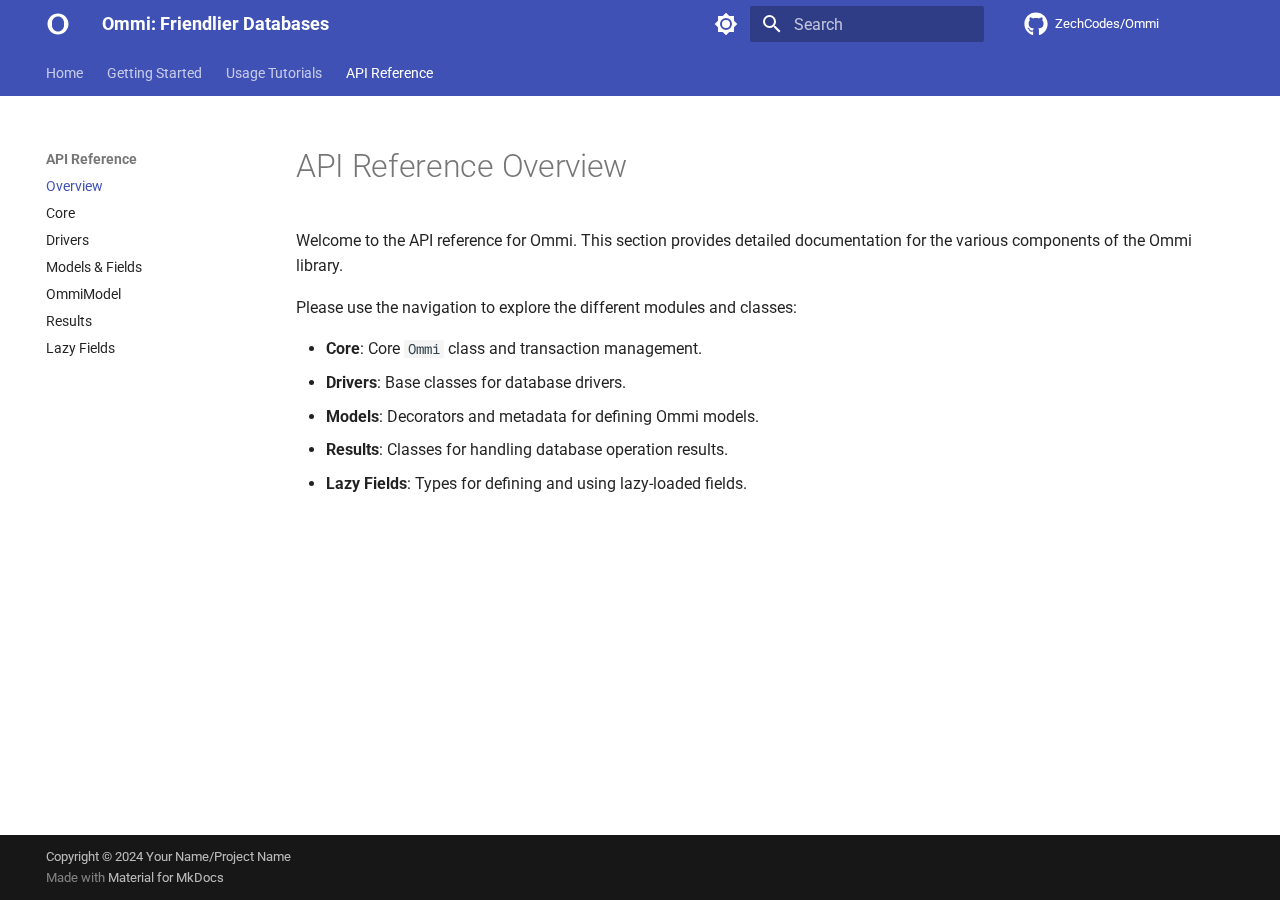
<file: site/api/overview/index.html>
<!doctype html>
<html lang="en" class="no-js">
  <head>
    
      <meta charset="utf-8">
      <meta name="viewport" content="width=device-width,initial-scale=1">
      
        <meta name="description" content="An OMM (object model mapper) for the 80% case, providing a consistent interface across database choices.">
      
      
        <meta name="author" content="Zech Zimmerman">
      
      
      
        <link rel="prev" href="../../usage/handling-results/">
      
      
        <link rel="next" href="../core/">
      
      
      <link rel="icon" href="../../assets/favicon.svg">
      <meta name="generator" content="mkdocs-1.6.1, mkdocs-material-9.6.14">
    
    
      
        <title>Overview - Ommi: Friendlier Databases</title>
      
    
    
      <link rel="stylesheet" href="../../assets/stylesheets/main.342714a4.min.css">
      
        
        <link rel="stylesheet" href="../../assets/stylesheets/palette.06af60db.min.css">
      
      


    
    
      
    
    
      
        
        
        <link rel="preconnect" href="https://fonts.gstatic.com" crossorigin>
        <link rel="stylesheet" href="https://fonts.googleapis.com/css?family=Roboto:300,300i,400,400i,700,700i%7CRoboto+Mono:400,400i,700,700i&display=fallback">
        <style>:root{--md-text-font:"Roboto";--md-code-font:"Roboto Mono"}</style>
      
    
    
      <link rel="stylesheet" href="../../assets/_mkdocstrings.css">
    
      <link rel="stylesheet" href="../../stylesheets/extra.css">
    
    <script>__md_scope=new URL("../..",location),__md_hash=e=>[...e].reduce(((e,_)=>(e<<5)-e+_.charCodeAt(0)),0),__md_get=(e,_=localStorage,t=__md_scope)=>JSON.parse(_.getItem(t.pathname+"."+e)),__md_set=(e,_,t=localStorage,a=__md_scope)=>{try{t.setItem(a.pathname+"."+e,JSON.stringify(_))}catch(e){}}</script>
    
      

    
    
    
  </head>
  
  
    
    
      
    
    
    
    
    <body dir="ltr" data-md-color-scheme="default" data-md-color-primary="indigo" data-md-color-accent="pink">
  
    
    <input class="md-toggle" data-md-toggle="drawer" type="checkbox" id="__drawer" autocomplete="off">
    <input class="md-toggle" data-md-toggle="search" type="checkbox" id="__search" autocomplete="off">
    <label class="md-overlay" for="__drawer"></label>
    <div data-md-component="skip">
      
        
        <a href="#api-reference-overview" class="md-skip">
          Skip to content
        </a>
      
    </div>
    <div data-md-component="announce">
      
    </div>
    
    
      

<header class="md-header" data-md-component="header">
  <nav class="md-header__inner md-grid" aria-label="Header">
    <a href="../.." title="Ommi: Friendlier Databases" class="md-header__button md-logo" aria-label="Ommi: Friendlier Databases" data-md-component="logo">
      
  <img src="../../assets/logo.svg" alt="logo">

    </a>
    <label class="md-header__button md-icon" for="__drawer">
      
      <svg xmlns="http://www.w3.org/2000/svg" viewBox="0 0 24 24"><path d="M3 6h18v2H3zm0 5h18v2H3zm0 5h18v2H3z"/></svg>
    </label>
    <div class="md-header__title" data-md-component="header-title">
      <div class="md-header__ellipsis">
        <div class="md-header__topic">
          <span class="md-ellipsis">
            Ommi: Friendlier Databases
          </span>
        </div>
        <div class="md-header__topic" data-md-component="header-topic">
          <span class="md-ellipsis">
            
              Overview
            
          </span>
        </div>
      </div>
    </div>
    
      
        <form class="md-header__option" data-md-component="palette">
  
    
    
    
    <input class="md-option" data-md-color-media="" data-md-color-scheme="default" data-md-color-primary="indigo" data-md-color-accent="pink"  aria-label="Switch to dark mode"  type="radio" name="__palette" id="__palette_0">
    
      <label class="md-header__button md-icon" title="Switch to dark mode" for="__palette_1" hidden>
        <svg xmlns="http://www.w3.org/2000/svg" viewBox="0 0 24 24"><path d="M12 8a4 4 0 0 0-4 4 4 4 0 0 0 4 4 4 4 0 0 0 4-4 4 4 0 0 0-4-4m0 10a6 6 0 0 1-6-6 6 6 0 0 1 6-6 6 6 0 0 1 6 6 6 6 0 0 1-6 6m8-9.31V4h-4.69L12 .69 8.69 4H4v4.69L.69 12 4 15.31V20h4.69L12 23.31 15.31 20H20v-4.69L23.31 12z"/></svg>
      </label>
    
  
    
    
    
    <input class="md-option" data-md-color-media="" data-md-color-scheme="slate" data-md-color-primary="blue" data-md-color-accent="lime"  aria-label="Switch to light mode"  type="radio" name="__palette" id="__palette_1">
    
      <label class="md-header__button md-icon" title="Switch to light mode" for="__palette_0" hidden>
        <svg xmlns="http://www.w3.org/2000/svg" viewBox="0 0 24 24"><path d="M12 18c-.89 0-1.74-.2-2.5-.55C11.56 16.5 13 14.42 13 12s-1.44-4.5-3.5-5.45C10.26 6.2 11.11 6 12 6a6 6 0 0 1 6 6 6 6 0 0 1-6 6m8-9.31V4h-4.69L12 .69 8.69 4H4v4.69L.69 12 4 15.31V20h4.69L12 23.31 15.31 20H20v-4.69L23.31 12z"/></svg>
      </label>
    
  
</form>
      
    
    
      <script>var palette=__md_get("__palette");if(palette&&palette.color){if("(prefers-color-scheme)"===palette.color.media){var media=matchMedia("(prefers-color-scheme: light)"),input=document.querySelector(media.matches?"[data-md-color-media='(prefers-color-scheme: light)']":"[data-md-color-media='(prefers-color-scheme: dark)']");palette.color.media=input.getAttribute("data-md-color-media"),palette.color.scheme=input.getAttribute("data-md-color-scheme"),palette.color.primary=input.getAttribute("data-md-color-primary"),palette.color.accent=input.getAttribute("data-md-color-accent")}for(var[key,value]of Object.entries(palette.color))document.body.setAttribute("data-md-color-"+key,value)}</script>
    
    
    
      
      
        <label class="md-header__button md-icon" for="__search">
          
          <svg xmlns="http://www.w3.org/2000/svg" viewBox="0 0 24 24"><path d="M9.5 3A6.5 6.5 0 0 1 16 9.5c0 1.61-.59 3.09-1.56 4.23l.27.27h.79l5 5-1.5 1.5-5-5v-.79l-.27-.27A6.52 6.52 0 0 1 9.5 16 6.5 6.5 0 0 1 3 9.5 6.5 6.5 0 0 1 9.5 3m0 2C7 5 5 7 5 9.5S7 14 9.5 14 14 12 14 9.5 12 5 9.5 5"/></svg>
        </label>
        <div class="md-search" data-md-component="search" role="dialog">
  <label class="md-search__overlay" for="__search"></label>
  <div class="md-search__inner" role="search">
    <form class="md-search__form" name="search">
      <input type="text" class="md-search__input" name="query" aria-label="Search" placeholder="Search" autocapitalize="off" autocorrect="off" autocomplete="off" spellcheck="false" data-md-component="search-query" required>
      <label class="md-search__icon md-icon" for="__search">
        
        <svg xmlns="http://www.w3.org/2000/svg" viewBox="0 0 24 24"><path d="M9.5 3A6.5 6.5 0 0 1 16 9.5c0 1.61-.59 3.09-1.56 4.23l.27.27h.79l5 5-1.5 1.5-5-5v-.79l-.27-.27A6.52 6.52 0 0 1 9.5 16 6.5 6.5 0 0 1 3 9.5 6.5 6.5 0 0 1 9.5 3m0 2C7 5 5 7 5 9.5S7 14 9.5 14 14 12 14 9.5 12 5 9.5 5"/></svg>
        
        <svg xmlns="http://www.w3.org/2000/svg" viewBox="0 0 24 24"><path d="M20 11v2H8l5.5 5.5-1.42 1.42L4.16 12l7.92-7.92L13.5 5.5 8 11z"/></svg>
      </label>
      <nav class="md-search__options" aria-label="Search">
        
        <button type="reset" class="md-search__icon md-icon" title="Clear" aria-label="Clear" tabindex="-1">
          
          <svg xmlns="http://www.w3.org/2000/svg" viewBox="0 0 24 24"><path d="M19 6.41 17.59 5 12 10.59 6.41 5 5 6.41 10.59 12 5 17.59 6.41 19 12 13.41 17.59 19 19 17.59 13.41 12z"/></svg>
        </button>
      </nav>
      
        <div class="md-search__suggest" data-md-component="search-suggest"></div>
      
    </form>
    <div class="md-search__output">
      <div class="md-search__scrollwrap" tabindex="0" data-md-scrollfix>
        <div class="md-search-result" data-md-component="search-result">
          <div class="md-search-result__meta">
            Initializing search
          </div>
          <ol class="md-search-result__list" role="presentation"></ol>
        </div>
      </div>
    </div>
  </div>
</div>
      
    
    
      <div class="md-header__source">
        <a href="https://github.com/ZechCodes/Ommi" title="Go to repository" class="md-source" data-md-component="source">
  <div class="md-source__icon md-icon">
    
    <svg xmlns="http://www.w3.org/2000/svg" viewBox="0 0 496 512"><!--! Font Awesome Free 6.7.2 by @fontawesome - https://fontawesome.com License - https://fontawesome.com/license/free (Icons: CC BY 4.0, Fonts: SIL OFL 1.1, Code: MIT License) Copyright 2024 Fonticons, Inc.--><path d="M165.9 397.4c0 2-2.3 3.6-5.2 3.6-3.3.3-5.6-1.3-5.6-3.6 0-2 2.3-3.6 5.2-3.6 3-.3 5.6 1.3 5.6 3.6m-31.1-4.5c-.7 2 1.3 4.3 4.3 4.9 2.6 1 5.6 0 6.2-2s-1.3-4.3-4.3-5.2c-2.6-.7-5.5.3-6.2 2.3m44.2-1.7c-2.9.7-4.9 2.6-4.6 4.9.3 2 2.9 3.3 5.9 2.6 2.9-.7 4.9-2.6 4.6-4.6-.3-1.9-3-3.2-5.9-2.9M244.8 8C106.1 8 0 113.3 0 252c0 110.9 69.8 205.8 169.5 239.2 12.8 2.3 17.3-5.6 17.3-12.1 0-6.2-.3-40.4-.3-61.4 0 0-70 15-84.7-29.8 0 0-11.4-29.1-27.8-36.6 0 0-22.9-15.7 1.6-15.4 0 0 24.9 2 38.6 25.8 21.9 38.6 58.6 27.5 72.9 20.9 2.3-16 8.8-27.1 16-33.7-55.9-6.2-112.3-14.3-112.3-110.5 0-27.5 7.6-41.3 23.6-58.9-2.6-6.5-11.1-33.3 2.6-67.9 20.9-6.5 69 27 69 27 20-5.6 41.5-8.5 62.8-8.5s42.8 2.9 62.8 8.5c0 0 48.1-33.6 69-27 13.7 34.7 5.2 61.4 2.6 67.9 16 17.7 25.8 31.5 25.8 58.9 0 96.5-58.9 104.2-114.8 110.5 9.2 7.9 17 22.9 17 46.4 0 33.7-.3 75.4-.3 83.6 0 6.5 4.6 14.4 17.3 12.1C428.2 457.8 496 362.9 496 252 496 113.3 383.5 8 244.8 8M97.2 352.9c-1.3 1-1 3.3.7 5.2 1.6 1.6 3.9 2.3 5.2 1 1.3-1 1-3.3-.7-5.2-1.6-1.6-3.9-2.3-5.2-1m-10.8-8.1c-.7 1.3.3 2.9 2.3 3.9 1.6 1 3.6.7 4.3-.7.7-1.3-.3-2.9-2.3-3.9-2-.6-3.6-.3-4.3.7m32.4 35.6c-1.6 1.3-1 4.3 1.3 6.2 2.3 2.3 5.2 2.6 6.5 1 1.3-1.3.7-4.3-1.3-6.2-2.2-2.3-5.2-2.6-6.5-1m-11.4-14.7c-1.6 1-1.6 3.6 0 5.9s4.3 3.3 5.6 2.3c1.6-1.3 1.6-3.9 0-6.2-1.4-2.3-4-3.3-5.6-2"/></svg>
  </div>
  <div class="md-source__repository">
    ZechCodes/Ommi
  </div>
</a>
      </div>
    
  </nav>
  
</header>
    
    <div class="md-container" data-md-component="container">
      
      
        
          
            
<nav class="md-tabs" aria-label="Tabs" data-md-component="tabs">
  <div class="md-grid">
    <ul class="md-tabs__list">
      
        
  
  
  
  
    <li class="md-tabs__item">
      <a href="../.." class="md-tabs__link">
        
  
  
    
  
  Home

      </a>
    </li>
  

      
        
  
  
  
  
    <li class="md-tabs__item">
      <a href="../../getting-started/" class="md-tabs__link">
        
  
  
    
  
  Getting Started

      </a>
    </li>
  

      
        
  
  
  
  
    
    
      <li class="md-tabs__item">
        <a href="../../usage/models/" class="md-tabs__link">
          
  
  
  Usage Tutorials

        </a>
      </li>
    
  

      
        
  
  
  
    
  
  
    
    
      <li class="md-tabs__item md-tabs__item--active">
        <a href="./" class="md-tabs__link">
          
  
  
  API Reference

        </a>
      </li>
    
  

      
    </ul>
  </div>
</nav>
          
        
      
      <main class="md-main" data-md-component="main">
        <div class="md-main__inner md-grid">
          
            
              
              <div class="md-sidebar md-sidebar--primary" data-md-component="sidebar" data-md-type="navigation" >
                <div class="md-sidebar__scrollwrap">
                  <div class="md-sidebar__inner">
                    


  


  

<nav class="md-nav md-nav--primary md-nav--lifted md-nav--integrated" aria-label="Navigation" data-md-level="0">
  <label class="md-nav__title" for="__drawer">
    <a href="../.." title="Ommi: Friendlier Databases" class="md-nav__button md-logo" aria-label="Ommi: Friendlier Databases" data-md-component="logo">
      
  <img src="../../assets/logo.svg" alt="logo">

    </a>
    Ommi: Friendlier Databases
  </label>
  
    <div class="md-nav__source">
      <a href="https://github.com/ZechCodes/Ommi" title="Go to repository" class="md-source" data-md-component="source">
  <div class="md-source__icon md-icon">
    
    <svg xmlns="http://www.w3.org/2000/svg" viewBox="0 0 496 512"><!--! Font Awesome Free 6.7.2 by @fontawesome - https://fontawesome.com License - https://fontawesome.com/license/free (Icons: CC BY 4.0, Fonts: SIL OFL 1.1, Code: MIT License) Copyright 2024 Fonticons, Inc.--><path d="M165.9 397.4c0 2-2.3 3.6-5.2 3.6-3.3.3-5.6-1.3-5.6-3.6 0-2 2.3-3.6 5.2-3.6 3-.3 5.6 1.3 5.6 3.6m-31.1-4.5c-.7 2 1.3 4.3 4.3 4.9 2.6 1 5.6 0 6.2-2s-1.3-4.3-4.3-5.2c-2.6-.7-5.5.3-6.2 2.3m44.2-1.7c-2.9.7-4.9 2.6-4.6 4.9.3 2 2.9 3.3 5.9 2.6 2.9-.7 4.9-2.6 4.6-4.6-.3-1.9-3-3.2-5.9-2.9M244.8 8C106.1 8 0 113.3 0 252c0 110.9 69.8 205.8 169.5 239.2 12.8 2.3 17.3-5.6 17.3-12.1 0-6.2-.3-40.4-.3-61.4 0 0-70 15-84.7-29.8 0 0-11.4-29.1-27.8-36.6 0 0-22.9-15.7 1.6-15.4 0 0 24.9 2 38.6 25.8 21.9 38.6 58.6 27.5 72.9 20.9 2.3-16 8.8-27.1 16-33.7-55.9-6.2-112.3-14.3-112.3-110.5 0-27.5 7.6-41.3 23.6-58.9-2.6-6.5-11.1-33.3 2.6-67.9 20.9-6.5 69 27 69 27 20-5.6 41.5-8.5 62.8-8.5s42.8 2.9 62.8 8.5c0 0 48.1-33.6 69-27 13.7 34.7 5.2 61.4 2.6 67.9 16 17.7 25.8 31.5 25.8 58.9 0 96.5-58.9 104.2-114.8 110.5 9.2 7.9 17 22.9 17 46.4 0 33.7-.3 75.4-.3 83.6 0 6.5 4.6 14.4 17.3 12.1C428.2 457.8 496 362.9 496 252 496 113.3 383.5 8 244.8 8M97.2 352.9c-1.3 1-1 3.3.7 5.2 1.6 1.6 3.9 2.3 5.2 1 1.3-1 1-3.3-.7-5.2-1.6-1.6-3.9-2.3-5.2-1m-10.8-8.1c-.7 1.3.3 2.9 2.3 3.9 1.6 1 3.6.7 4.3-.7.7-1.3-.3-2.9-2.3-3.9-2-.6-3.6-.3-4.3.7m32.4 35.6c-1.6 1.3-1 4.3 1.3 6.2 2.3 2.3 5.2 2.6 6.5 1 1.3-1.3.7-4.3-1.3-6.2-2.2-2.3-5.2-2.6-6.5-1m-11.4-14.7c-1.6 1-1.6 3.6 0 5.9s4.3 3.3 5.6 2.3c1.6-1.3 1.6-3.9 0-6.2-1.4-2.3-4-3.3-5.6-2"/></svg>
  </div>
  <div class="md-source__repository">
    ZechCodes/Ommi
  </div>
</a>
    </div>
  
  <ul class="md-nav__list" data-md-scrollfix>
    
      
      
  
  
  
  
    <li class="md-nav__item">
      <a href="../.." class="md-nav__link">
        
  
  
  <span class="md-ellipsis">
    Home
    
  </span>
  

      </a>
    </li>
  

    
      
      
  
  
  
  
    <li class="md-nav__item">
      <a href="../../getting-started/" class="md-nav__link">
        
  
  
  <span class="md-ellipsis">
    Getting Started
    
  </span>
  

      </a>
    </li>
  

    
      
      
  
  
  
  
    
    
    
    
      
      
        
      
    
    
    <li class="md-nav__item md-nav__item--nested">
      
        
        
          
        
        <input class="md-nav__toggle md-toggle md-toggle--indeterminate" type="checkbox" id="__nav_3" >
        
          
          <label class="md-nav__link" for="__nav_3" id="__nav_3_label" tabindex="0">
            
  
  
  <span class="md-ellipsis">
    Usage Tutorials
    
  </span>
  

            <span class="md-nav__icon md-icon"></span>
          </label>
        
        <nav class="md-nav" data-md-level="1" aria-labelledby="__nav_3_label" aria-expanded="false">
          <label class="md-nav__title" for="__nav_3">
            <span class="md-nav__icon md-icon"></span>
            Usage Tutorials
          </label>
          <ul class="md-nav__list" data-md-scrollfix>
            
              
                
  
  
  
  
    <li class="md-nav__item">
      <a href="../../usage/models/" class="md-nav__link">
        
  
  
  <span class="md-ellipsis">
    Models
    
  </span>
  

      </a>
    </li>
  

              
            
              
                
  
  
  
  
    <li class="md-nav__item">
      <a href="../../usage/lazy-fields/" class="md-nav__link">
        
  
  
  <span class="md-ellipsis">
    Lazy Fields (Query Fields)
    
  </span>
  

      </a>
    </li>
  

              
            
              
                
  
  
  
  
    <li class="md-nav__item">
      <a href="../../usage/association-tables/" class="md-nav__link">
        
  
  
  <span class="md-ellipsis">
    Association Tables
    
  </span>
  

      </a>
    </li>
  

              
            
              
                
  
  
  
  
    <li class="md-nav__item">
      <a href="../../usage/model-collections/" class="md-nav__link">
        
  
  
  <span class="md-ellipsis">
    Model Collections
    
  </span>
  

      </a>
    </li>
  

              
            
              
                
  
  
  
  
    <li class="md-nav__item">
      <a href="../../usage/handling-results/" class="md-nav__link">
        
  
  
  <span class="md-ellipsis">
    Handling Results
    
  </span>
  

      </a>
    </li>
  

              
            
          </ul>
        </nav>
      
    </li>
  

    
      
      
  
  
    
  
  
  
    
    
    
    
      
        
        
      
      
        
      
    
    
    <li class="md-nav__item md-nav__item--active md-nav__item--section md-nav__item--nested">
      
        
        
        <input class="md-nav__toggle md-toggle " type="checkbox" id="__nav_4" checked>
        
          
          <label class="md-nav__link" for="__nav_4" id="__nav_4_label" tabindex="">
            
  
  
  <span class="md-ellipsis">
    API Reference
    
  </span>
  

            <span class="md-nav__icon md-icon"></span>
          </label>
        
        <nav class="md-nav" data-md-level="1" aria-labelledby="__nav_4_label" aria-expanded="true">
          <label class="md-nav__title" for="__nav_4">
            <span class="md-nav__icon md-icon"></span>
            API Reference
          </label>
          <ul class="md-nav__list" data-md-scrollfix>
            
              
                
  
  
    
  
  
  
    <li class="md-nav__item md-nav__item--active">
      
      <input class="md-nav__toggle md-toggle" type="checkbox" id="__toc">
      
      
        
      
      
      <a href="./" class="md-nav__link md-nav__link--active">
        
  
  
  <span class="md-ellipsis">
    Overview
    
  </span>
  

      </a>
      
    </li>
  

              
            
              
                
  
  
  
  
    <li class="md-nav__item">
      <a href="../core/" class="md-nav__link">
        
  
  
  <span class="md-ellipsis">
    Core
    
  </span>
  

      </a>
    </li>
  

              
            
              
                
  
  
  
  
    <li class="md-nav__item">
      <a href="../drivers/" class="md-nav__link">
        
  
  
  <span class="md-ellipsis">
    Drivers
    
  </span>
  

      </a>
    </li>
  

              
            
              
                
  
  
  
  
    <li class="md-nav__item">
      <a href="../models/" class="md-nav__link">
        
  
  
  <span class="md-ellipsis">
    Models & Fields
    
  </span>
  

      </a>
    </li>
  

              
            
              
                
  
  
  
  
    <li class="md-nav__item">
      <a href="../ommi_model/" class="md-nav__link">
        
  
  
  <span class="md-ellipsis">
    OmmiModel
    
  </span>
  

      </a>
    </li>
  

              
            
              
                
  
  
  
  
    <li class="md-nav__item">
      <a href="../results/" class="md-nav__link">
        
  
  
  <span class="md-ellipsis">
    Results
    
  </span>
  

      </a>
    </li>
  

              
            
              
                
  
  
  
  
    <li class="md-nav__item">
      <a href="../lazy_fields/" class="md-nav__link">
        
  
  
  <span class="md-ellipsis">
    Lazy Fields
    
  </span>
  

      </a>
    </li>
  

              
            
          </ul>
        </nav>
      
    </li>
  

    
  </ul>
</nav>
                  </div>
                </div>
              </div>
            
            
          
          
            <div class="md-content" data-md-component="content">
              <article class="md-content__inner md-typeset">
                
                  


  
  


<h1 id="api-reference-overview">API Reference Overview<a class="headerlink" href="#api-reference-overview" title="Permanent link">&para;</a></h1>
<p>Welcome to the API reference for Ommi. This section provides detailed documentation for the various components of the Ommi library.</p>
<p>Please use the navigation to explore the different modules and classes:</p>
<ul>
<li><strong>Core</strong>: Core <code>Ommi</code> class and transaction management.</li>
<li><strong>Drivers</strong>: Base classes for database drivers.</li>
<li><strong>Models</strong>: Decorators and metadata for defining Ommi models.</li>
<li><strong>Results</strong>: Classes for handling database operation results.</li>
<li><strong>Lazy Fields</strong>: Types for defining and using lazy-loaded fields. </li>
</ul>












                
              </article>
            </div>
          
          
  <script>var tabs=__md_get("__tabs");if(Array.isArray(tabs))e:for(var set of document.querySelectorAll(".tabbed-set")){var labels=set.querySelector(".tabbed-labels");for(var tab of tabs)for(var label of labels.getElementsByTagName("label"))if(label.innerText.trim()===tab){var input=document.getElementById(label.htmlFor);input.checked=!0;continue e}}</script>

<script>var target=document.getElementById(location.hash.slice(1));target&&target.name&&(target.checked=target.name.startsWith("__tabbed_"))</script>
        </div>
        
          <button type="button" class="md-top md-icon" data-md-component="top" hidden>
  
  <svg xmlns="http://www.w3.org/2000/svg" viewBox="0 0 24 24"><path d="M13 20h-2V8l-5.5 5.5-1.42-1.42L12 4.16l7.92 7.92-1.42 1.42L13 8z"/></svg>
  Back to top
</button>
        
      </main>
      
        <footer class="md-footer">
  
  <div class="md-footer-meta md-typeset">
    <div class="md-footer-meta__inner md-grid">
      <div class="md-copyright">
  
    <div class="md-copyright__highlight">
      Copyright &copy; 2024 Your Name/Project Name
    </div>
  
  
    Made with
    <a href="https://squidfunk.github.io/mkdocs-material/" target="_blank" rel="noopener">
      Material for MkDocs
    </a>
  
</div>
      
    </div>
  </div>
</footer>
      
    </div>
    <div class="md-dialog" data-md-component="dialog">
      <div class="md-dialog__inner md-typeset"></div>
    </div>
    
    
    
      
      <script id="__config" type="application/json">{"base": "../..", "features": ["navigation.tabs", "navigation.sections", "navigation.expand", "navigation.top", "search.suggest", "search.highlight", "content.code.annotate", "content.code.copy", "content.tabs.link", "toc.integrate"], "search": "../../assets/javascripts/workers/search.d50fe291.min.js", "tags": null, "translations": {"clipboard.copied": "Copied to clipboard", "clipboard.copy": "Copy to clipboard", "search.result.more.one": "1 more on this page", "search.result.more.other": "# more on this page", "search.result.none": "No matching documents", "search.result.one": "1 matching document", "search.result.other": "# matching documents", "search.result.placeholder": "Type to start searching", "search.result.term.missing": "Missing", "select.version": "Select version"}, "version": null}</script>
    
    
      <script src="../../assets/javascripts/bundle.13a4f30d.min.js"></script>
      
    
  </body>
</html>
</file>
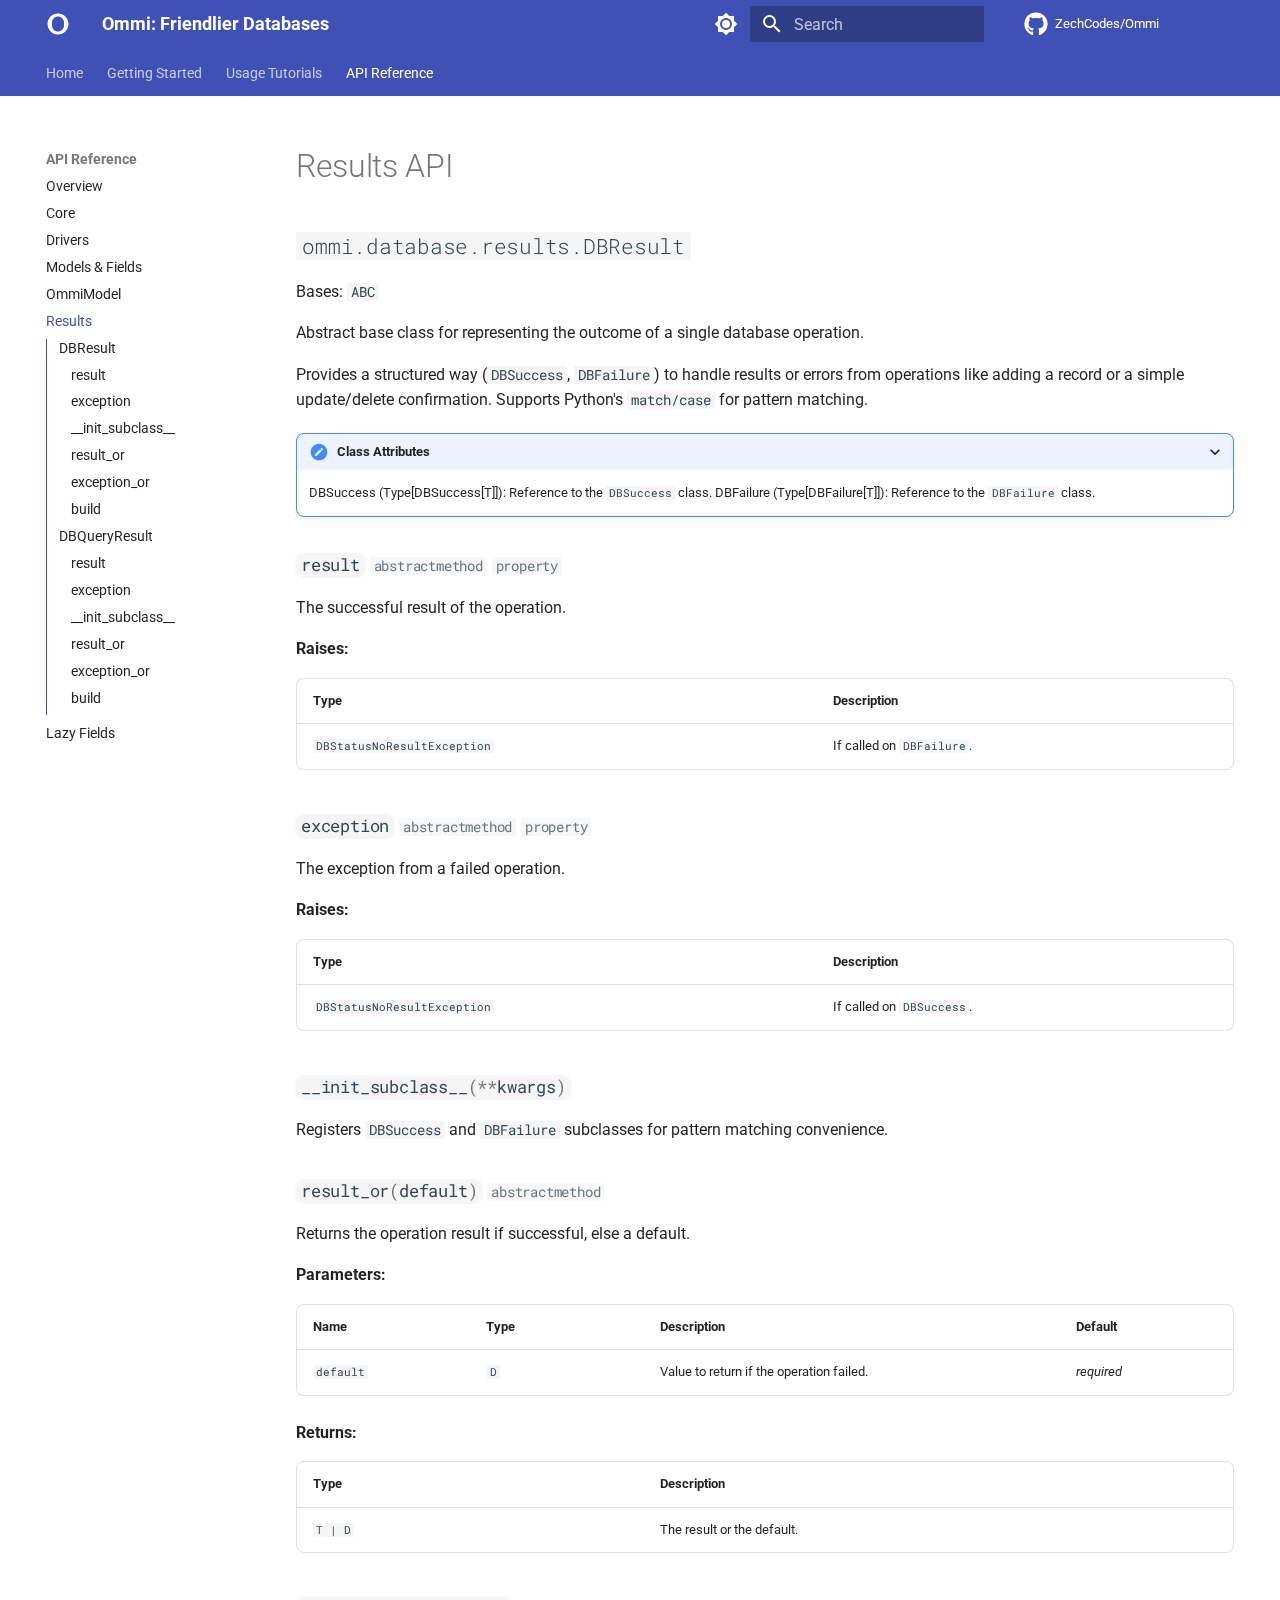
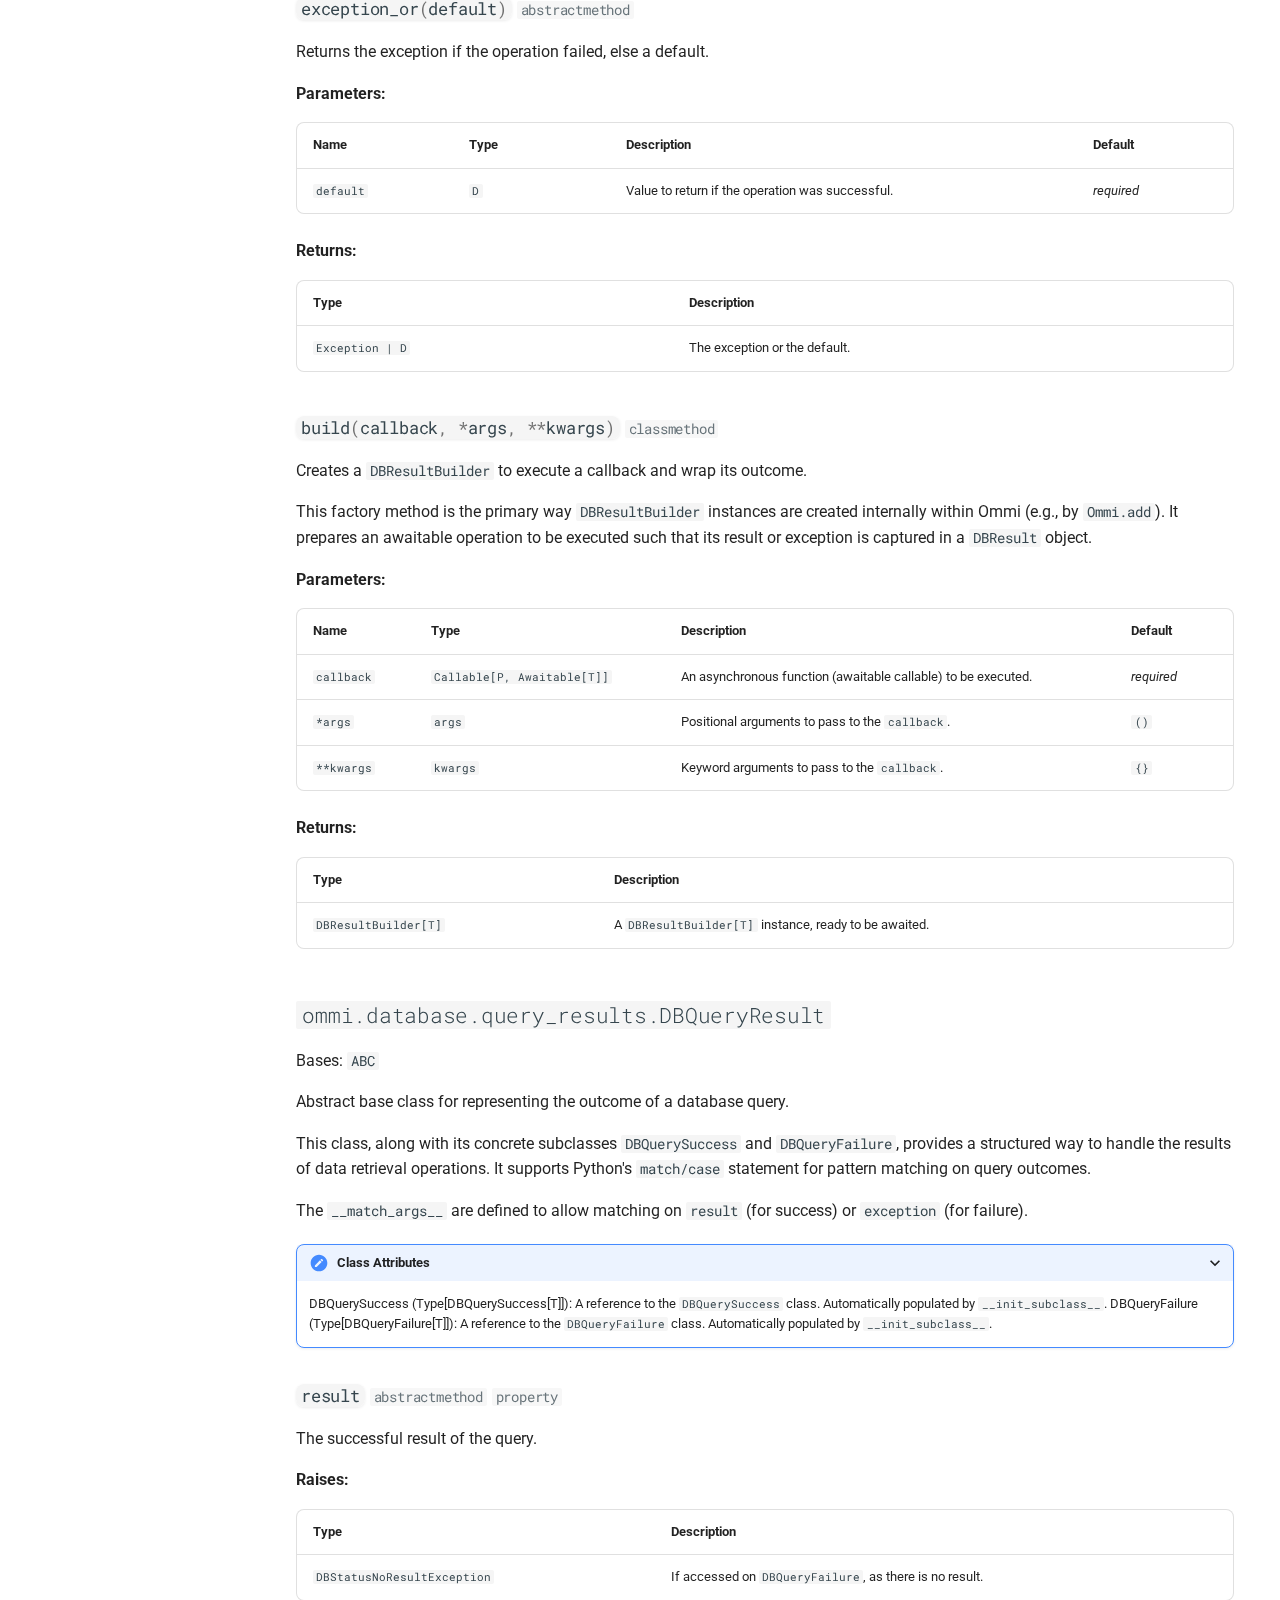
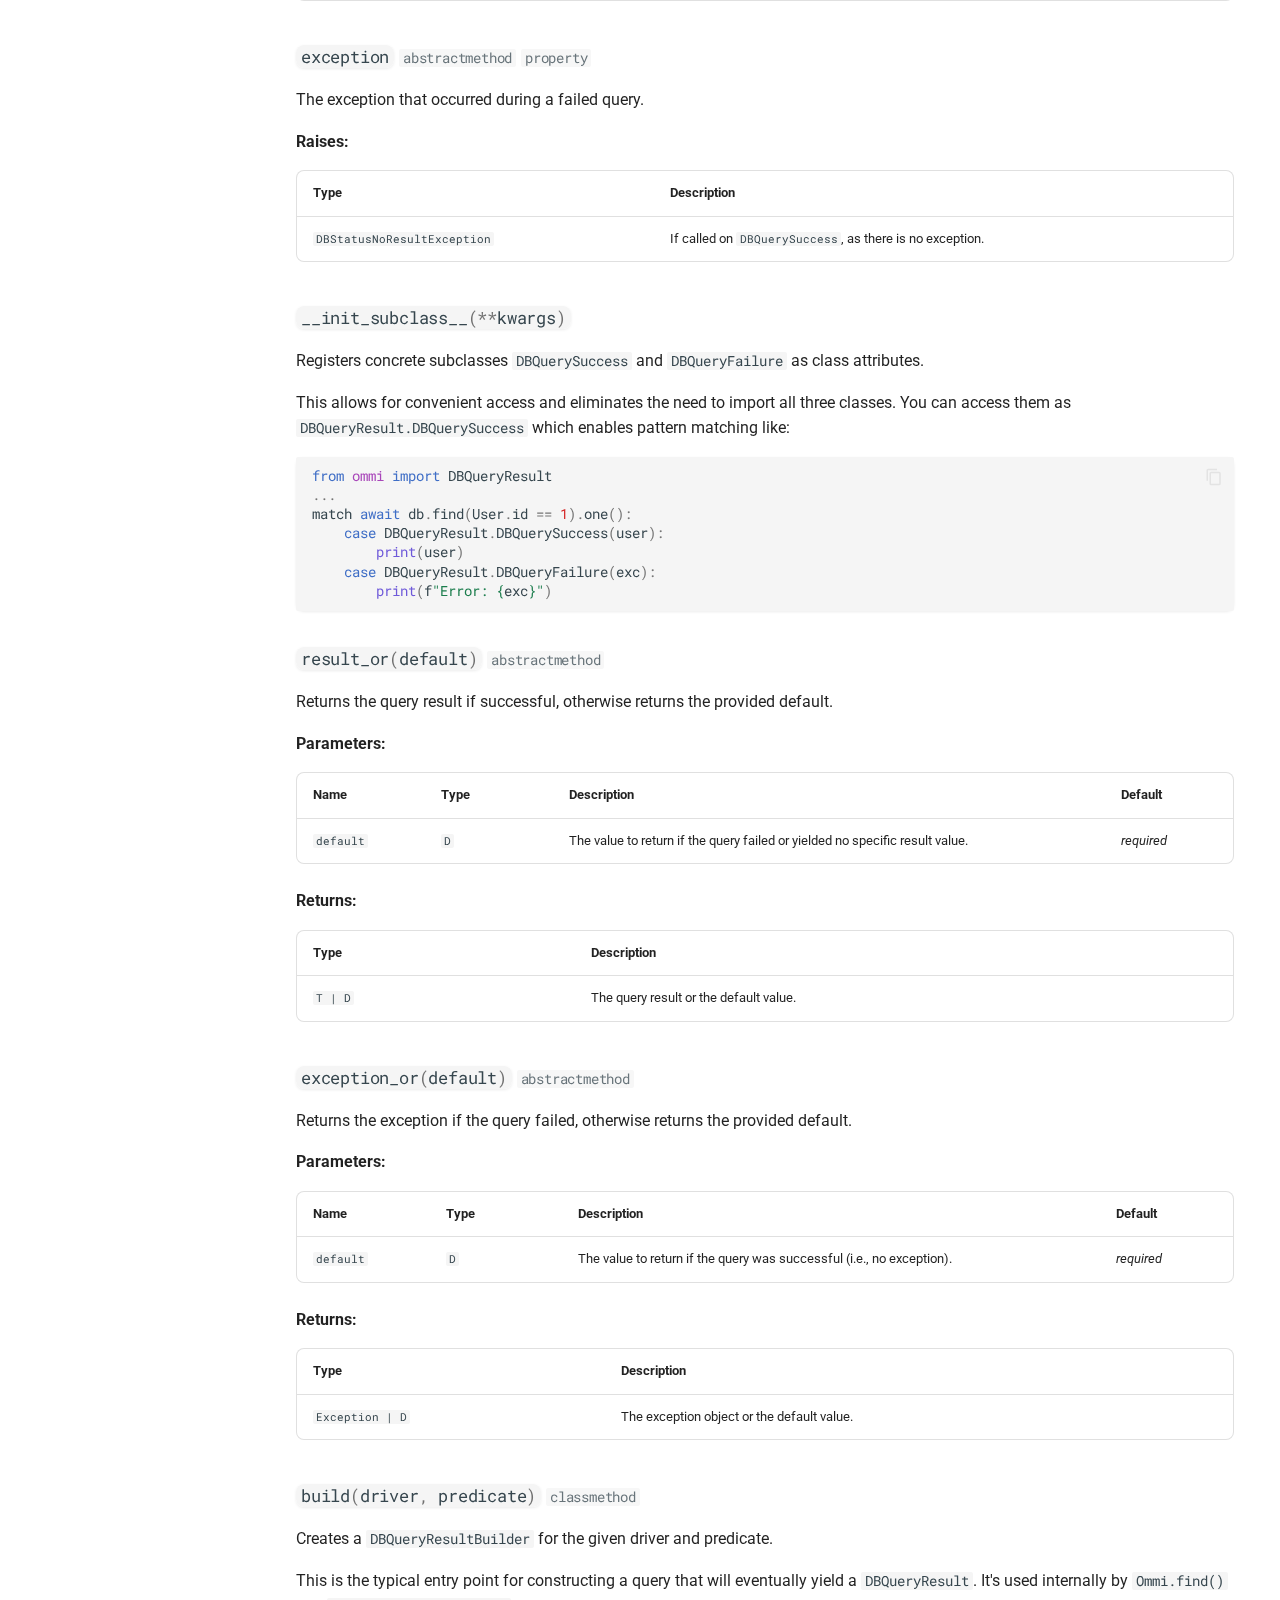
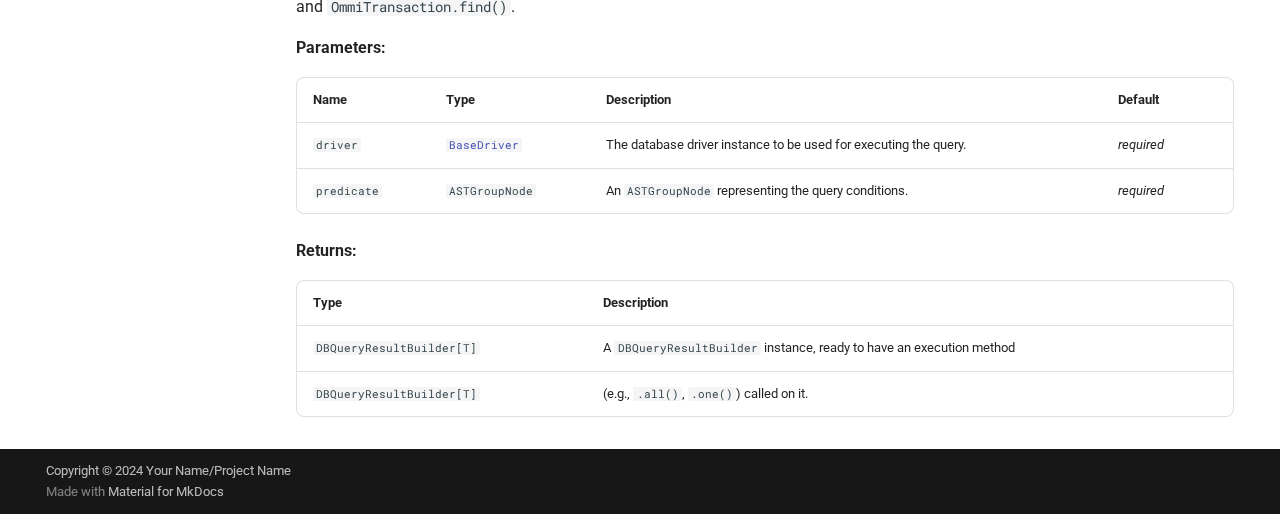
<file: site/api/results/index.html>
<!doctype html>
<html lang="en" class="no-js">
  <head>
    
      <meta charset="utf-8">
      <meta name="viewport" content="width=device-width,initial-scale=1">
      
        <meta name="description" content="An OMM (object model mapper) for the 80% case, providing a consistent interface across database choices.">
      
      
        <meta name="author" content="Zech Zimmerman">
      
      
      
        <link rel="prev" href="../ommi_model/">
      
      
        <link rel="next" href="../lazy_fields/">
      
      
      <link rel="icon" href="../../assets/favicon.svg">
      <meta name="generator" content="mkdocs-1.6.1, mkdocs-material-9.6.14">
    
    
      
        <title>Results - Ommi: Friendlier Databases</title>
      
    
    
      <link rel="stylesheet" href="../../assets/stylesheets/main.342714a4.min.css">
      
        
        <link rel="stylesheet" href="../../assets/stylesheets/palette.06af60db.min.css">
      
      


    
    
      
    
    
      
        
        
        <link rel="preconnect" href="https://fonts.gstatic.com" crossorigin>
        <link rel="stylesheet" href="https://fonts.googleapis.com/css?family=Roboto:300,300i,400,400i,700,700i%7CRoboto+Mono:400,400i,700,700i&display=fallback">
        <style>:root{--md-text-font:"Roboto";--md-code-font:"Roboto Mono"}</style>
      
    
    
      <link rel="stylesheet" href="../../assets/_mkdocstrings.css">
    
      <link rel="stylesheet" href="../../stylesheets/extra.css">
    
    <script>__md_scope=new URL("../..",location),__md_hash=e=>[...e].reduce(((e,_)=>(e<<5)-e+_.charCodeAt(0)),0),__md_get=(e,_=localStorage,t=__md_scope)=>JSON.parse(_.getItem(t.pathname+"."+e)),__md_set=(e,_,t=localStorage,a=__md_scope)=>{try{t.setItem(a.pathname+"."+e,JSON.stringify(_))}catch(e){}}</script>
    
      

    
    
    
  </head>
  
  
    
    
      
    
    
    
    
    <body dir="ltr" data-md-color-scheme="default" data-md-color-primary="indigo" data-md-color-accent="pink">
  
    
    <input class="md-toggle" data-md-toggle="drawer" type="checkbox" id="__drawer" autocomplete="off">
    <input class="md-toggle" data-md-toggle="search" type="checkbox" id="__search" autocomplete="off">
    <label class="md-overlay" for="__drawer"></label>
    <div data-md-component="skip">
      
        
        <a href="#results-api" class="md-skip">
          Skip to content
        </a>
      
    </div>
    <div data-md-component="announce">
      
    </div>
    
    
      

<header class="md-header" data-md-component="header">
  <nav class="md-header__inner md-grid" aria-label="Header">
    <a href="../.." title="Ommi: Friendlier Databases" class="md-header__button md-logo" aria-label="Ommi: Friendlier Databases" data-md-component="logo">
      
  <img src="../../assets/logo.svg" alt="logo">

    </a>
    <label class="md-header__button md-icon" for="__drawer">
      
      <svg xmlns="http://www.w3.org/2000/svg" viewBox="0 0 24 24"><path d="M3 6h18v2H3zm0 5h18v2H3zm0 5h18v2H3z"/></svg>
    </label>
    <div class="md-header__title" data-md-component="header-title">
      <div class="md-header__ellipsis">
        <div class="md-header__topic">
          <span class="md-ellipsis">
            Ommi: Friendlier Databases
          </span>
        </div>
        <div class="md-header__topic" data-md-component="header-topic">
          <span class="md-ellipsis">
            
              Results
            
          </span>
        </div>
      </div>
    </div>
    
      
        <form class="md-header__option" data-md-component="palette">
  
    
    
    
    <input class="md-option" data-md-color-media="" data-md-color-scheme="default" data-md-color-primary="indigo" data-md-color-accent="pink"  aria-label="Switch to dark mode"  type="radio" name="__palette" id="__palette_0">
    
      <label class="md-header__button md-icon" title="Switch to dark mode" for="__palette_1" hidden>
        <svg xmlns="http://www.w3.org/2000/svg" viewBox="0 0 24 24"><path d="M12 8a4 4 0 0 0-4 4 4 4 0 0 0 4 4 4 4 0 0 0 4-4 4 4 0 0 0-4-4m0 10a6 6 0 0 1-6-6 6 6 0 0 1 6-6 6 6 0 0 1 6 6 6 6 0 0 1-6 6m8-9.31V4h-4.69L12 .69 8.69 4H4v4.69L.69 12 4 15.31V20h4.69L12 23.31 15.31 20H20v-4.69L23.31 12z"/></svg>
      </label>
    
  
    
    
    
    <input class="md-option" data-md-color-media="" data-md-color-scheme="slate" data-md-color-primary="blue" data-md-color-accent="lime"  aria-label="Switch to light mode"  type="radio" name="__palette" id="__palette_1">
    
      <label class="md-header__button md-icon" title="Switch to light mode" for="__palette_0" hidden>
        <svg xmlns="http://www.w3.org/2000/svg" viewBox="0 0 24 24"><path d="M12 18c-.89 0-1.74-.2-2.5-.55C11.56 16.5 13 14.42 13 12s-1.44-4.5-3.5-5.45C10.26 6.2 11.11 6 12 6a6 6 0 0 1 6 6 6 6 0 0 1-6 6m8-9.31V4h-4.69L12 .69 8.69 4H4v4.69L.69 12 4 15.31V20h4.69L12 23.31 15.31 20H20v-4.69L23.31 12z"/></svg>
      </label>
    
  
</form>
      
    
    
      <script>var palette=__md_get("__palette");if(palette&&palette.color){if("(prefers-color-scheme)"===palette.color.media){var media=matchMedia("(prefers-color-scheme: light)"),input=document.querySelector(media.matches?"[data-md-color-media='(prefers-color-scheme: light)']":"[data-md-color-media='(prefers-color-scheme: dark)']");palette.color.media=input.getAttribute("data-md-color-media"),palette.color.scheme=input.getAttribute("data-md-color-scheme"),palette.color.primary=input.getAttribute("data-md-color-primary"),palette.color.accent=input.getAttribute("data-md-color-accent")}for(var[key,value]of Object.entries(palette.color))document.body.setAttribute("data-md-color-"+key,value)}</script>
    
    
    
      
      
        <label class="md-header__button md-icon" for="__search">
          
          <svg xmlns="http://www.w3.org/2000/svg" viewBox="0 0 24 24"><path d="M9.5 3A6.5 6.5 0 0 1 16 9.5c0 1.61-.59 3.09-1.56 4.23l.27.27h.79l5 5-1.5 1.5-5-5v-.79l-.27-.27A6.52 6.52 0 0 1 9.5 16 6.5 6.5 0 0 1 3 9.5 6.5 6.5 0 0 1 9.5 3m0 2C7 5 5 7 5 9.5S7 14 9.5 14 14 12 14 9.5 12 5 9.5 5"/></svg>
        </label>
        <div class="md-search" data-md-component="search" role="dialog">
  <label class="md-search__overlay" for="__search"></label>
  <div class="md-search__inner" role="search">
    <form class="md-search__form" name="search">
      <input type="text" class="md-search__input" name="query" aria-label="Search" placeholder="Search" autocapitalize="off" autocorrect="off" autocomplete="off" spellcheck="false" data-md-component="search-query" required>
      <label class="md-search__icon md-icon" for="__search">
        
        <svg xmlns="http://www.w3.org/2000/svg" viewBox="0 0 24 24"><path d="M9.5 3A6.5 6.5 0 0 1 16 9.5c0 1.61-.59 3.09-1.56 4.23l.27.27h.79l5 5-1.5 1.5-5-5v-.79l-.27-.27A6.52 6.52 0 0 1 9.5 16 6.5 6.5 0 0 1 3 9.5 6.5 6.5 0 0 1 9.5 3m0 2C7 5 5 7 5 9.5S7 14 9.5 14 14 12 14 9.5 12 5 9.5 5"/></svg>
        
        <svg xmlns="http://www.w3.org/2000/svg" viewBox="0 0 24 24"><path d="M20 11v2H8l5.5 5.5-1.42 1.42L4.16 12l7.92-7.92L13.5 5.5 8 11z"/></svg>
      </label>
      <nav class="md-search__options" aria-label="Search">
        
        <button type="reset" class="md-search__icon md-icon" title="Clear" aria-label="Clear" tabindex="-1">
          
          <svg xmlns="http://www.w3.org/2000/svg" viewBox="0 0 24 24"><path d="M19 6.41 17.59 5 12 10.59 6.41 5 5 6.41 10.59 12 5 17.59 6.41 19 12 13.41 17.59 19 19 17.59 13.41 12z"/></svg>
        </button>
      </nav>
      
        <div class="md-search__suggest" data-md-component="search-suggest"></div>
      
    </form>
    <div class="md-search__output">
      <div class="md-search__scrollwrap" tabindex="0" data-md-scrollfix>
        <div class="md-search-result" data-md-component="search-result">
          <div class="md-search-result__meta">
            Initializing search
          </div>
          <ol class="md-search-result__list" role="presentation"></ol>
        </div>
      </div>
    </div>
  </div>
</div>
      
    
    
      <div class="md-header__source">
        <a href="https://github.com/ZechCodes/Ommi" title="Go to repository" class="md-source" data-md-component="source">
  <div class="md-source__icon md-icon">
    
    <svg xmlns="http://www.w3.org/2000/svg" viewBox="0 0 496 512"><!--! Font Awesome Free 6.7.2 by @fontawesome - https://fontawesome.com License - https://fontawesome.com/license/free (Icons: CC BY 4.0, Fonts: SIL OFL 1.1, Code: MIT License) Copyright 2024 Fonticons, Inc.--><path d="M165.9 397.4c0 2-2.3 3.6-5.2 3.6-3.3.3-5.6-1.3-5.6-3.6 0-2 2.3-3.6 5.2-3.6 3-.3 5.6 1.3 5.6 3.6m-31.1-4.5c-.7 2 1.3 4.3 4.3 4.9 2.6 1 5.6 0 6.2-2s-1.3-4.3-4.3-5.2c-2.6-.7-5.5.3-6.2 2.3m44.2-1.7c-2.9.7-4.9 2.6-4.6 4.9.3 2 2.9 3.3 5.9 2.6 2.9-.7 4.9-2.6 4.6-4.6-.3-1.9-3-3.2-5.9-2.9M244.8 8C106.1 8 0 113.3 0 252c0 110.9 69.8 205.8 169.5 239.2 12.8 2.3 17.3-5.6 17.3-12.1 0-6.2-.3-40.4-.3-61.4 0 0-70 15-84.7-29.8 0 0-11.4-29.1-27.8-36.6 0 0-22.9-15.7 1.6-15.4 0 0 24.9 2 38.6 25.8 21.9 38.6 58.6 27.5 72.9 20.9 2.3-16 8.8-27.1 16-33.7-55.9-6.2-112.3-14.3-112.3-110.5 0-27.5 7.6-41.3 23.6-58.9-2.6-6.5-11.1-33.3 2.6-67.9 20.9-6.5 69 27 69 27 20-5.6 41.5-8.5 62.8-8.5s42.8 2.9 62.8 8.5c0 0 48.1-33.6 69-27 13.7 34.7 5.2 61.4 2.6 67.9 16 17.7 25.8 31.5 25.8 58.9 0 96.5-58.9 104.2-114.8 110.5 9.2 7.9 17 22.9 17 46.4 0 33.7-.3 75.4-.3 83.6 0 6.5 4.6 14.4 17.3 12.1C428.2 457.8 496 362.9 496 252 496 113.3 383.5 8 244.8 8M97.2 352.9c-1.3 1-1 3.3.7 5.2 1.6 1.6 3.9 2.3 5.2 1 1.3-1 1-3.3-.7-5.2-1.6-1.6-3.9-2.3-5.2-1m-10.8-8.1c-.7 1.3.3 2.9 2.3 3.9 1.6 1 3.6.7 4.3-.7.7-1.3-.3-2.9-2.3-3.9-2-.6-3.6-.3-4.3.7m32.4 35.6c-1.6 1.3-1 4.3 1.3 6.2 2.3 2.3 5.2 2.6 6.5 1 1.3-1.3.7-4.3-1.3-6.2-2.2-2.3-5.2-2.6-6.5-1m-11.4-14.7c-1.6 1-1.6 3.6 0 5.9s4.3 3.3 5.6 2.3c1.6-1.3 1.6-3.9 0-6.2-1.4-2.3-4-3.3-5.6-2"/></svg>
  </div>
  <div class="md-source__repository">
    ZechCodes/Ommi
  </div>
</a>
      </div>
    
  </nav>
  
</header>
    
    <div class="md-container" data-md-component="container">
      
      
        
          
            
<nav class="md-tabs" aria-label="Tabs" data-md-component="tabs">
  <div class="md-grid">
    <ul class="md-tabs__list">
      
        
  
  
  
  
    <li class="md-tabs__item">
      <a href="../.." class="md-tabs__link">
        
  
  
    
  
  Home

      </a>
    </li>
  

      
        
  
  
  
  
    <li class="md-tabs__item">
      <a href="../../getting-started/" class="md-tabs__link">
        
  
  
    
  
  Getting Started

      </a>
    </li>
  

      
        
  
  
  
  
    
    
      <li class="md-tabs__item">
        <a href="../../usage/models/" class="md-tabs__link">
          
  
  
  Usage Tutorials

        </a>
      </li>
    
  

      
        
  
  
  
    
  
  
    
    
      <li class="md-tabs__item md-tabs__item--active">
        <a href="../overview/" class="md-tabs__link">
          
  
  
  API Reference

        </a>
      </li>
    
  

      
    </ul>
  </div>
</nav>
          
        
      
      <main class="md-main" data-md-component="main">
        <div class="md-main__inner md-grid">
          
            
              
              <div class="md-sidebar md-sidebar--primary" data-md-component="sidebar" data-md-type="navigation" >
                <div class="md-sidebar__scrollwrap">
                  <div class="md-sidebar__inner">
                    


  


  

<nav class="md-nav md-nav--primary md-nav--lifted md-nav--integrated" aria-label="Navigation" data-md-level="0">
  <label class="md-nav__title" for="__drawer">
    <a href="../.." title="Ommi: Friendlier Databases" class="md-nav__button md-logo" aria-label="Ommi: Friendlier Databases" data-md-component="logo">
      
  <img src="../../assets/logo.svg" alt="logo">

    </a>
    Ommi: Friendlier Databases
  </label>
  
    <div class="md-nav__source">
      <a href="https://github.com/ZechCodes/Ommi" title="Go to repository" class="md-source" data-md-component="source">
  <div class="md-source__icon md-icon">
    
    <svg xmlns="http://www.w3.org/2000/svg" viewBox="0 0 496 512"><!--! Font Awesome Free 6.7.2 by @fontawesome - https://fontawesome.com License - https://fontawesome.com/license/free (Icons: CC BY 4.0, Fonts: SIL OFL 1.1, Code: MIT License) Copyright 2024 Fonticons, Inc.--><path d="M165.9 397.4c0 2-2.3 3.6-5.2 3.6-3.3.3-5.6-1.3-5.6-3.6 0-2 2.3-3.6 5.2-3.6 3-.3 5.6 1.3 5.6 3.6m-31.1-4.5c-.7 2 1.3 4.3 4.3 4.9 2.6 1 5.6 0 6.2-2s-1.3-4.3-4.3-5.2c-2.6-.7-5.5.3-6.2 2.3m44.2-1.7c-2.9.7-4.9 2.6-4.6 4.9.3 2 2.9 3.3 5.9 2.6 2.9-.7 4.9-2.6 4.6-4.6-.3-1.9-3-3.2-5.9-2.9M244.8 8C106.1 8 0 113.3 0 252c0 110.9 69.8 205.8 169.5 239.2 12.8 2.3 17.3-5.6 17.3-12.1 0-6.2-.3-40.4-.3-61.4 0 0-70 15-84.7-29.8 0 0-11.4-29.1-27.8-36.6 0 0-22.9-15.7 1.6-15.4 0 0 24.9 2 38.6 25.8 21.9 38.6 58.6 27.5 72.9 20.9 2.3-16 8.8-27.1 16-33.7-55.9-6.2-112.3-14.3-112.3-110.5 0-27.5 7.6-41.3 23.6-58.9-2.6-6.5-11.1-33.3 2.6-67.9 20.9-6.5 69 27 69 27 20-5.6 41.5-8.5 62.8-8.5s42.8 2.9 62.8 8.5c0 0 48.1-33.6 69-27 13.7 34.7 5.2 61.4 2.6 67.9 16 17.7 25.8 31.5 25.8 58.9 0 96.5-58.9 104.2-114.8 110.5 9.2 7.9 17 22.9 17 46.4 0 33.7-.3 75.4-.3 83.6 0 6.5 4.6 14.4 17.3 12.1C428.2 457.8 496 362.9 496 252 496 113.3 383.5 8 244.8 8M97.2 352.9c-1.3 1-1 3.3.7 5.2 1.6 1.6 3.9 2.3 5.2 1 1.3-1 1-3.3-.7-5.2-1.6-1.6-3.9-2.3-5.2-1m-10.8-8.1c-.7 1.3.3 2.9 2.3 3.9 1.6 1 3.6.7 4.3-.7.7-1.3-.3-2.9-2.3-3.9-2-.6-3.6-.3-4.3.7m32.4 35.6c-1.6 1.3-1 4.3 1.3 6.2 2.3 2.3 5.2 2.6 6.5 1 1.3-1.3.7-4.3-1.3-6.2-2.2-2.3-5.2-2.6-6.5-1m-11.4-14.7c-1.6 1-1.6 3.6 0 5.9s4.3 3.3 5.6 2.3c1.6-1.3 1.6-3.9 0-6.2-1.4-2.3-4-3.3-5.6-2"/></svg>
  </div>
  <div class="md-source__repository">
    ZechCodes/Ommi
  </div>
</a>
    </div>
  
  <ul class="md-nav__list" data-md-scrollfix>
    
      
      
  
  
  
  
    <li class="md-nav__item">
      <a href="../.." class="md-nav__link">
        
  
  
  <span class="md-ellipsis">
    Home
    
  </span>
  

      </a>
    </li>
  

    
      
      
  
  
  
  
    <li class="md-nav__item">
      <a href="../../getting-started/" class="md-nav__link">
        
  
  
  <span class="md-ellipsis">
    Getting Started
    
  </span>
  

      </a>
    </li>
  

    
      
      
  
  
  
  
    
    
    
    
      
      
        
      
    
    
    <li class="md-nav__item md-nav__item--nested">
      
        
        
          
        
        <input class="md-nav__toggle md-toggle md-toggle--indeterminate" type="checkbox" id="__nav_3" >
        
          
          <label class="md-nav__link" for="__nav_3" id="__nav_3_label" tabindex="0">
            
  
  
  <span class="md-ellipsis">
    Usage Tutorials
    
  </span>
  

            <span class="md-nav__icon md-icon"></span>
          </label>
        
        <nav class="md-nav" data-md-level="1" aria-labelledby="__nav_3_label" aria-expanded="false">
          <label class="md-nav__title" for="__nav_3">
            <span class="md-nav__icon md-icon"></span>
            Usage Tutorials
          </label>
          <ul class="md-nav__list" data-md-scrollfix>
            
              
                
  
  
  
  
    <li class="md-nav__item">
      <a href="../../usage/models/" class="md-nav__link">
        
  
  
  <span class="md-ellipsis">
    Models
    
  </span>
  

      </a>
    </li>
  

              
            
              
                
  
  
  
  
    <li class="md-nav__item">
      <a href="../../usage/lazy-fields/" class="md-nav__link">
        
  
  
  <span class="md-ellipsis">
    Lazy Fields (Query Fields)
    
  </span>
  

      </a>
    </li>
  

              
            
              
                
  
  
  
  
    <li class="md-nav__item">
      <a href="../../usage/association-tables/" class="md-nav__link">
        
  
  
  <span class="md-ellipsis">
    Association Tables
    
  </span>
  

      </a>
    </li>
  

              
            
              
                
  
  
  
  
    <li class="md-nav__item">
      <a href="../../usage/model-collections/" class="md-nav__link">
        
  
  
  <span class="md-ellipsis">
    Model Collections
    
  </span>
  

      </a>
    </li>
  

              
            
              
                
  
  
  
  
    <li class="md-nav__item">
      <a href="../../usage/handling-results/" class="md-nav__link">
        
  
  
  <span class="md-ellipsis">
    Handling Results
    
  </span>
  

      </a>
    </li>
  

              
            
          </ul>
        </nav>
      
    </li>
  

    
      
      
  
  
    
  
  
  
    
    
    
    
      
        
        
      
      
        
      
    
    
    <li class="md-nav__item md-nav__item--active md-nav__item--section md-nav__item--nested">
      
        
        
        <input class="md-nav__toggle md-toggle " type="checkbox" id="__nav_4" checked>
        
          
          <label class="md-nav__link" for="__nav_4" id="__nav_4_label" tabindex="">
            
  
  
  <span class="md-ellipsis">
    API Reference
    
  </span>
  

            <span class="md-nav__icon md-icon"></span>
          </label>
        
        <nav class="md-nav" data-md-level="1" aria-labelledby="__nav_4_label" aria-expanded="true">
          <label class="md-nav__title" for="__nav_4">
            <span class="md-nav__icon md-icon"></span>
            API Reference
          </label>
          <ul class="md-nav__list" data-md-scrollfix>
            
              
                
  
  
  
  
    <li class="md-nav__item">
      <a href="../overview/" class="md-nav__link">
        
  
  
  <span class="md-ellipsis">
    Overview
    
  </span>
  

      </a>
    </li>
  

              
            
              
                
  
  
  
  
    <li class="md-nav__item">
      <a href="../core/" class="md-nav__link">
        
  
  
  <span class="md-ellipsis">
    Core
    
  </span>
  

      </a>
    </li>
  

              
            
              
                
  
  
  
  
    <li class="md-nav__item">
      <a href="../drivers/" class="md-nav__link">
        
  
  
  <span class="md-ellipsis">
    Drivers
    
  </span>
  

      </a>
    </li>
  

              
            
              
                
  
  
  
  
    <li class="md-nav__item">
      <a href="../models/" class="md-nav__link">
        
  
  
  <span class="md-ellipsis">
    Models & Fields
    
  </span>
  

      </a>
    </li>
  

              
            
              
                
  
  
  
  
    <li class="md-nav__item">
      <a href="../ommi_model/" class="md-nav__link">
        
  
  
  <span class="md-ellipsis">
    OmmiModel
    
  </span>
  

      </a>
    </li>
  

              
            
              
                
  
  
    
  
  
  
    <li class="md-nav__item md-nav__item--active">
      
      <input class="md-nav__toggle md-toggle" type="checkbox" id="__toc">
      
      
        
      
      
        <label class="md-nav__link md-nav__link--active" for="__toc">
          
  
  
  <span class="md-ellipsis">
    Results
    
  </span>
  

          <span class="md-nav__icon md-icon"></span>
        </label>
      
      <a href="./" class="md-nav__link md-nav__link--active">
        
  
  
  <span class="md-ellipsis">
    Results
    
  </span>
  

      </a>
      
        

<nav class="md-nav md-nav--secondary" aria-label="Table of contents">
  
  
  
    
  
  
    <label class="md-nav__title" for="__toc">
      <span class="md-nav__icon md-icon"></span>
      Table of contents
    </label>
    <ul class="md-nav__list" data-md-component="toc" data-md-scrollfix>
      
        <li class="md-nav__item">
  <a href="#ommi.database.results.DBResult" class="md-nav__link">
    <span class="md-ellipsis">
      DBResult
    </span>
  </a>
  
    <nav class="md-nav" aria-label="DBResult">
      <ul class="md-nav__list">
        
          <li class="md-nav__item">
  <a href="#ommi.database.results.DBResult.result" class="md-nav__link">
    <span class="md-ellipsis">
      result
    </span>
  </a>
  
</li>
        
          <li class="md-nav__item">
  <a href="#ommi.database.results.DBResult.exception" class="md-nav__link">
    <span class="md-ellipsis">
      exception
    </span>
  </a>
  
</li>
        
          <li class="md-nav__item">
  <a href="#ommi.database.results.DBResult.__init_subclass__" class="md-nav__link">
    <span class="md-ellipsis">
      __init_subclass__
    </span>
  </a>
  
</li>
        
          <li class="md-nav__item">
  <a href="#ommi.database.results.DBResult.result_or" class="md-nav__link">
    <span class="md-ellipsis">
      result_or
    </span>
  </a>
  
</li>
        
          <li class="md-nav__item">
  <a href="#ommi.database.results.DBResult.exception_or" class="md-nav__link">
    <span class="md-ellipsis">
      exception_or
    </span>
  </a>
  
</li>
        
          <li class="md-nav__item">
  <a href="#ommi.database.results.DBResult.build" class="md-nav__link">
    <span class="md-ellipsis">
      build
    </span>
  </a>
  
</li>
        
      </ul>
    </nav>
  
</li>
      
        <li class="md-nav__item">
  <a href="#ommi.database.query_results.DBQueryResult" class="md-nav__link">
    <span class="md-ellipsis">
      DBQueryResult
    </span>
  </a>
  
    <nav class="md-nav" aria-label="DBQueryResult">
      <ul class="md-nav__list">
        
          <li class="md-nav__item">
  <a href="#ommi.database.query_results.DBQueryResult.result" class="md-nav__link">
    <span class="md-ellipsis">
      result
    </span>
  </a>
  
</li>
        
          <li class="md-nav__item">
  <a href="#ommi.database.query_results.DBQueryResult.exception" class="md-nav__link">
    <span class="md-ellipsis">
      exception
    </span>
  </a>
  
</li>
        
          <li class="md-nav__item">
  <a href="#ommi.database.query_results.DBQueryResult.__init_subclass__" class="md-nav__link">
    <span class="md-ellipsis">
      __init_subclass__
    </span>
  </a>
  
</li>
        
          <li class="md-nav__item">
  <a href="#ommi.database.query_results.DBQueryResult.result_or" class="md-nav__link">
    <span class="md-ellipsis">
      result_or
    </span>
  </a>
  
</li>
        
          <li class="md-nav__item">
  <a href="#ommi.database.query_results.DBQueryResult.exception_or" class="md-nav__link">
    <span class="md-ellipsis">
      exception_or
    </span>
  </a>
  
</li>
        
          <li class="md-nav__item">
  <a href="#ommi.database.query_results.DBQueryResult.build" class="md-nav__link">
    <span class="md-ellipsis">
      build
    </span>
  </a>
  
</li>
        
      </ul>
    </nav>
  
</li>
      
    </ul>
  
</nav>
      
    </li>
  

              
            
              
                
  
  
  
  
    <li class="md-nav__item">
      <a href="../lazy_fields/" class="md-nav__link">
        
  
  
  <span class="md-ellipsis">
    Lazy Fields
    
  </span>
  

      </a>
    </li>
  

              
            
          </ul>
        </nav>
      
    </li>
  

    
  </ul>
</nav>
                  </div>
                </div>
              </div>
            
            
          
          
            <div class="md-content" data-md-component="content">
              <article class="md-content__inner md-typeset">
                
                  


  
  


<h1 id="results-api">Results API<a class="headerlink" href="#results-api" title="Permanent link">&para;</a></h1>


<div class="doc doc-object doc-class">



<h2 id="ommi.database.results.DBResult" class="doc doc-heading">
            <code>ommi.database.results.DBResult</code>


<a href="#ommi.database.results.DBResult" class="headerlink" title="Permanent link">&para;</a></h2>


    <div class="doc doc-contents first">
            <p class="doc doc-class-bases">
              Bases: <code><span title="abc.ABC">ABC</span></code></p>


        <p>Abstract base class for representing the outcome of a single database operation.</p>
<p>Provides a structured way (<code>DBSuccess</code>, <code>DBFailure</code>) to handle results or errors
from operations like adding a record or a simple update/delete confirmation.
Supports Python's <code>match/case</code> for pattern matching.</p>


<details class="class-attributes" open>
  <summary>Class Attributes</summary>
  <p>DBSuccess (Type[DBSuccess[T]]): Reference to the <code>DBSuccess</code> class.
DBFailure (Type[DBFailure[T]]): Reference to the <code>DBFailure</code> class.</p>
</details>









  <div class="doc doc-children">







<div class="doc doc-object doc-attribute">



<h3 id="ommi.database.results.DBResult.result" class="doc doc-heading">
            <code class="highlight language-python"><span class="n">result</span></code>

  <span class="doc doc-labels">
      <small class="doc doc-label doc-label-abstractmethod"><code>abstractmethod</code></small>
      <small class="doc doc-label doc-label-property"><code>property</code></small>
  </span>

<a href="#ommi.database.results.DBResult.result" class="headerlink" title="Permanent link">&para;</a></h3>


    <div class="doc doc-contents ">

        <p>The successful result of the operation.</p>


<p><span class="doc-section-title">Raises:</span></p>
    <table>
      <thead>
        <tr>
          <th>Type</th>
          <th>Description</th>
        </tr>
      </thead>
      <tbody>
          <tr class="doc-section-item">
            <td>
                  <code><span title="ommi.database.results.DBStatusNoResultException">DBStatusNoResultException</span></code>
            </td>
            <td>
              <div class="doc-md-description">
                <p>If called on <code>DBFailure</code>.</p>
              </div>
            </td>
          </tr>
      </tbody>
    </table>

    </div>

</div>

<div class="doc doc-object doc-attribute">



<h3 id="ommi.database.results.DBResult.exception" class="doc doc-heading">
            <code class="highlight language-python"><span class="n">exception</span></code>

  <span class="doc doc-labels">
      <small class="doc doc-label doc-label-abstractmethod"><code>abstractmethod</code></small>
      <small class="doc doc-label doc-label-property"><code>property</code></small>
  </span>

<a href="#ommi.database.results.DBResult.exception" class="headerlink" title="Permanent link">&para;</a></h3>


    <div class="doc doc-contents ">

        <p>The exception from a failed operation.</p>


<p><span class="doc-section-title">Raises:</span></p>
    <table>
      <thead>
        <tr>
          <th>Type</th>
          <th>Description</th>
        </tr>
      </thead>
      <tbody>
          <tr class="doc-section-item">
            <td>
                  <code><span title="ommi.database.results.DBStatusNoResultException">DBStatusNoResultException</span></code>
            </td>
            <td>
              <div class="doc-md-description">
                <p>If called on <code>DBSuccess</code>.</p>
              </div>
            </td>
          </tr>
      </tbody>
    </table>

    </div>

</div>



<div class="doc doc-object doc-function">


<h3 id="ommi.database.results.DBResult.__init_subclass__" class="doc doc-heading">
            <code class="highlight language-python"><span class="n">__init_subclass__</span><span class="p">(</span><span class="o">**</span><span class="n">kwargs</span><span class="p">)</span></code>

<a href="#ommi.database.results.DBResult.__init_subclass__" class="headerlink" title="Permanent link">&para;</a></h3>


    <div class="doc doc-contents ">

        <p>Registers <code>DBSuccess</code> and <code>DBFailure</code> subclasses for pattern matching convenience.</p>


    </div>

</div>

<div class="doc doc-object doc-function">


<h3 id="ommi.database.results.DBResult.result_or" class="doc doc-heading">
            <code class="highlight language-python"><span class="n">result_or</span><span class="p">(</span><span class="n">default</span><span class="p">)</span></code>

  <span class="doc doc-labels">
      <small class="doc doc-label doc-label-abstractmethod"><code>abstractmethod</code></small>
  </span>

<a href="#ommi.database.results.DBResult.result_or" class="headerlink" title="Permanent link">&para;</a></h3>


    <div class="doc doc-contents ">

        <p>Returns the operation result if successful, else a default.</p>


<p><span class="doc-section-title">Parameters:</span></p>
    <table>
      <thead>
        <tr>
          <th>Name</th>
          <th>Type</th>
          <th>Description</th>
          <th>Default</th>
        </tr>
      </thead>
      <tbody>
          <tr class="doc-section-item">
            <td>
                <code>default</code>
            </td>
            <td>
                  <code><span title="D">D</span></code>
            </td>
            <td>
              <div class="doc-md-description">
                <p>Value to return if the operation failed.</p>
              </div>
            </td>
            <td>
                <em>required</em>
            </td>
          </tr>
      </tbody>
    </table>


    <p><span class="doc-section-title">Returns:</span></p>
    <table>
      <thead>
        <tr>
          <th>Type</th>
          <th>Description</th>
        </tr>
      </thead>
      <tbody>
          <tr class="doc-section-item">
            <td>
                  <code><span title="T">T</span> | <span title="D">D</span></code>
            </td>
            <td>
              <div class="doc-md-description">
                <p>The result or the default.</p>
              </div>
            </td>
          </tr>
      </tbody>
    </table>


    </div>

</div>

<div class="doc doc-object doc-function">


<h3 id="ommi.database.results.DBResult.exception_or" class="doc doc-heading">
            <code class="highlight language-python"><span class="n">exception_or</span><span class="p">(</span><span class="n">default</span><span class="p">)</span></code>

  <span class="doc doc-labels">
      <small class="doc doc-label doc-label-abstractmethod"><code>abstractmethod</code></small>
  </span>

<a href="#ommi.database.results.DBResult.exception_or" class="headerlink" title="Permanent link">&para;</a></h3>


    <div class="doc doc-contents ">

        <p>Returns the exception if the operation failed, else a default.</p>


<p><span class="doc-section-title">Parameters:</span></p>
    <table>
      <thead>
        <tr>
          <th>Name</th>
          <th>Type</th>
          <th>Description</th>
          <th>Default</th>
        </tr>
      </thead>
      <tbody>
          <tr class="doc-section-item">
            <td>
                <code>default</code>
            </td>
            <td>
                  <code><span title="D">D</span></code>
            </td>
            <td>
              <div class="doc-md-description">
                <p>Value to return if the operation was successful.</p>
              </div>
            </td>
            <td>
                <em>required</em>
            </td>
          </tr>
      </tbody>
    </table>


    <p><span class="doc-section-title">Returns:</span></p>
    <table>
      <thead>
        <tr>
          <th>Type</th>
          <th>Description</th>
        </tr>
      </thead>
      <tbody>
          <tr class="doc-section-item">
            <td>
                  <code><span title="Exception">Exception</span> | <span title="D">D</span></code>
            </td>
            <td>
              <div class="doc-md-description">
                <p>The exception or the default.</p>
              </div>
            </td>
          </tr>
      </tbody>
    </table>


    </div>

</div>

<div class="doc doc-object doc-function">


<h3 id="ommi.database.results.DBResult.build" class="doc doc-heading">
            <code class="highlight language-python"><span class="n">build</span><span class="p">(</span><span class="n">callback</span><span class="p">,</span> <span class="o">*</span><span class="n">args</span><span class="p">,</span> <span class="o">**</span><span class="n">kwargs</span><span class="p">)</span></code>

  <span class="doc doc-labels">
      <small class="doc doc-label doc-label-classmethod"><code>classmethod</code></small>
  </span>

<a href="#ommi.database.results.DBResult.build" class="headerlink" title="Permanent link">&para;</a></h3>


    <div class="doc doc-contents ">

        <p>Creates a <code>DBResultBuilder</code> to execute a callback and wrap its outcome.</p>
<p>This factory method is the primary way <code>DBResultBuilder</code> instances are created
internally within Ommi (e.g., by <code>Ommi.add</code>). It prepares an awaitable operation
to be executed such that its result or exception is captured in a <code>DBResult</code> object.</p>


<p><span class="doc-section-title">Parameters:</span></p>
    <table>
      <thead>
        <tr>
          <th>Name</th>
          <th>Type</th>
          <th>Description</th>
          <th>Default</th>
        </tr>
      </thead>
      <tbody>
          <tr class="doc-section-item">
            <td>
                <code>callback</code>
            </td>
            <td>
                  <code><span title="typing.Callable">Callable</span>[<span title="P">P</span>, <span title="typing.Awaitable">Awaitable</span>[<span title="T">T</span>]]</code>
            </td>
            <td>
              <div class="doc-md-description">
                <p>An asynchronous function (awaitable callable) to be executed.</p>
              </div>
            </td>
            <td>
                <em>required</em>
            </td>
          </tr>
          <tr class="doc-section-item">
            <td>
                <code>*args</code>
            </td>
            <td>
                  <code><span title="P.args">args</span></code>
            </td>
            <td>
              <div class="doc-md-description">
                <p>Positional arguments to pass to the <code>callback</code>.</p>
              </div>
            </td>
            <td>
                  <code>()</code>
            </td>
          </tr>
          <tr class="doc-section-item">
            <td>
                <code>**kwargs</code>
            </td>
            <td>
                  <code><span title="P.kwargs">kwargs</span></code>
            </td>
            <td>
              <div class="doc-md-description">
                <p>Keyword arguments to pass to the <code>callback</code>.</p>
              </div>
            </td>
            <td>
                  <code>{}</code>
            </td>
          </tr>
      </tbody>
    </table>


    <p><span class="doc-section-title">Returns:</span></p>
    <table>
      <thead>
        <tr>
          <th>Type</th>
          <th>Description</th>
        </tr>
      </thead>
      <tbody>
          <tr class="doc-section-item">
            <td>
                  <code><span title="ommi.database.results.DBResultBuilder">DBResultBuilder</span>[<span title="T">T</span>]</code>
            </td>
            <td>
              <div class="doc-md-description">
                <p>A <code>DBResultBuilder[T]</code> instance, ready to be awaited.</p>
              </div>
            </td>
          </tr>
      </tbody>
    </table>


    </div>

</div>



  </div>

    </div>

</div>

<div class="doc doc-object doc-class">



<h2 id="ommi.database.query_results.DBQueryResult" class="doc doc-heading">
            <code>ommi.database.query_results.DBQueryResult</code>


<a href="#ommi.database.query_results.DBQueryResult" class="headerlink" title="Permanent link">&para;</a></h2>


    <div class="doc doc-contents first">
            <p class="doc doc-class-bases">
              Bases: <code><span title="abc.ABC">ABC</span></code></p>


        <p>Abstract base class for representing the outcome of a database query.</p>
<p>This class, along with its concrete subclasses <code>DBQuerySuccess</code> and <code>DBQueryFailure</code>,
provides a structured way to handle the results of data retrieval operations.
It supports Python's <code>match/case</code> statement for pattern matching on query outcomes.</p>
<p>The <code>__match_args__</code> are defined to allow matching on <code>result</code> (for success)
or <code>exception</code> (for failure).</p>


<details class="class-attributes" open>
  <summary>Class Attributes</summary>
  <p>DBQuerySuccess (Type[DBQuerySuccess[T]]): A reference to the <code>DBQuerySuccess</code> class.
    Automatically populated by <code>__init_subclass__</code>.
DBQueryFailure (Type[DBQueryFailure[T]]): A reference to the <code>DBQueryFailure</code> class.
    Automatically populated by <code>__init_subclass__</code>.</p>
</details>









  <div class="doc doc-children">







<div class="doc doc-object doc-attribute">



<h3 id="ommi.database.query_results.DBQueryResult.result" class="doc doc-heading">
            <code class="highlight language-python"><span class="n">result</span></code>

  <span class="doc doc-labels">
      <small class="doc doc-label doc-label-abstractmethod"><code>abstractmethod</code></small>
      <small class="doc doc-label doc-label-property"><code>property</code></small>
  </span>

<a href="#ommi.database.query_results.DBQueryResult.result" class="headerlink" title="Permanent link">&para;</a></h3>


    <div class="doc doc-contents ">

        <p>The successful result of the query.</p>


<p><span class="doc-section-title">Raises:</span></p>
    <table>
      <thead>
        <tr>
          <th>Type</th>
          <th>Description</th>
        </tr>
      </thead>
      <tbody>
          <tr class="doc-section-item">
            <td>
                  <code><span title="ommi.database.results.DBStatusNoResultException">DBStatusNoResultException</span></code>
            </td>
            <td>
              <div class="doc-md-description">
                <p>If accessed on <code>DBQueryFailure</code>, as there is no result.</p>
              </div>
            </td>
          </tr>
      </tbody>
    </table>

    </div>

</div>

<div class="doc doc-object doc-attribute">



<h3 id="ommi.database.query_results.DBQueryResult.exception" class="doc doc-heading">
            <code class="highlight language-python"><span class="n">exception</span></code>

  <span class="doc doc-labels">
      <small class="doc doc-label doc-label-abstractmethod"><code>abstractmethod</code></small>
      <small class="doc doc-label doc-label-property"><code>property</code></small>
  </span>

<a href="#ommi.database.query_results.DBQueryResult.exception" class="headerlink" title="Permanent link">&para;</a></h3>


    <div class="doc doc-contents ">

        <p>The exception that occurred during a failed query.</p>


<p><span class="doc-section-title">Raises:</span></p>
    <table>
      <thead>
        <tr>
          <th>Type</th>
          <th>Description</th>
        </tr>
      </thead>
      <tbody>
          <tr class="doc-section-item">
            <td>
                  <code><span title="ommi.database.results.DBStatusNoResultException">DBStatusNoResultException</span></code>
            </td>
            <td>
              <div class="doc-md-description">
                <p>If called on <code>DBQuerySuccess</code>, as there is no exception.</p>
              </div>
            </td>
          </tr>
      </tbody>
    </table>

    </div>

</div>



<div class="doc doc-object doc-function">


<h3 id="ommi.database.query_results.DBQueryResult.__init_subclass__" class="doc doc-heading">
            <code class="highlight language-python"><span class="n">__init_subclass__</span><span class="p">(</span><span class="o">**</span><span class="n">kwargs</span><span class="p">)</span></code>

<a href="#ommi.database.query_results.DBQueryResult.__init_subclass__" class="headerlink" title="Permanent link">&para;</a></h3>


    <div class="doc doc-contents ">

        <p>Registers concrete subclasses <code>DBQuerySuccess</code> and <code>DBQueryFailure</code> as class attributes.</p>
<p>This allows for convenient access and eliminates the need to import all three classes. You
can access them as <code>DBQueryResult.DBQuerySuccess</code> which enables pattern matching like:
<div class="highlight"><pre><span></span><code><span id="__span-0-1"><a id="__codelineno-0-1" name="__codelineno-0-1" href="#__codelineno-0-1"></a><span class="kn">from</span><span class="w"> </span><span class="nn">ommi</span><span class="w"> </span><span class="kn">import</span> <span class="n">DBQueryResult</span>
</span><span id="__span-0-2"><a id="__codelineno-0-2" name="__codelineno-0-2" href="#__codelineno-0-2"></a><span class="o">...</span>
</span><span id="__span-0-3"><a id="__codelineno-0-3" name="__codelineno-0-3" href="#__codelineno-0-3"></a><span class="n">match</span> <span class="k">await</span> <span class="n">db</span><span class="o">.</span><span class="n">find</span><span class="p">(</span><span class="n">User</span><span class="o">.</span><span class="n">id</span> <span class="o">==</span> <span class="mi">1</span><span class="p">)</span><span class="o">.</span><span class="n">one</span><span class="p">():</span>
</span><span id="__span-0-4"><a id="__codelineno-0-4" name="__codelineno-0-4" href="#__codelineno-0-4"></a>    <span class="k">case</span> <span class="n">DBQueryResult</span><span class="o">.</span><span class="n">DBQuerySuccess</span><span class="p">(</span><span class="n">user</span><span class="p">):</span>
</span><span id="__span-0-5"><a id="__codelineno-0-5" name="__codelineno-0-5" href="#__codelineno-0-5"></a>        <span class="nb">print</span><span class="p">(</span><span class="n">user</span><span class="p">)</span>
</span><span id="__span-0-6"><a id="__codelineno-0-6" name="__codelineno-0-6" href="#__codelineno-0-6"></a>    <span class="k">case</span> <span class="n">DBQueryResult</span><span class="o">.</span><span class="n">DBQueryFailure</span><span class="p">(</span><span class="n">exc</span><span class="p">):</span>
</span><span id="__span-0-7"><a id="__codelineno-0-7" name="__codelineno-0-7" href="#__codelineno-0-7"></a>        <span class="nb">print</span><span class="p">(</span><span class="sa">f</span><span class="s2">&quot;Error: </span><span class="si">{</span><span class="n">exc</span><span class="si">}</span><span class="s2">&quot;</span><span class="p">)</span>
</span></code></pre></div></p>


    </div>

</div>

<div class="doc doc-object doc-function">


<h3 id="ommi.database.query_results.DBQueryResult.result_or" class="doc doc-heading">
            <code class="highlight language-python"><span class="n">result_or</span><span class="p">(</span><span class="n">default</span><span class="p">)</span></code>

  <span class="doc doc-labels">
      <small class="doc doc-label doc-label-abstractmethod"><code>abstractmethod</code></small>
  </span>

<a href="#ommi.database.query_results.DBQueryResult.result_or" class="headerlink" title="Permanent link">&para;</a></h3>


    <div class="doc doc-contents ">

        <p>Returns the query result if successful, otherwise returns the provided default.</p>


<p><span class="doc-section-title">Parameters:</span></p>
    <table>
      <thead>
        <tr>
          <th>Name</th>
          <th>Type</th>
          <th>Description</th>
          <th>Default</th>
        </tr>
      </thead>
      <tbody>
          <tr class="doc-section-item">
            <td>
                <code>default</code>
            </td>
            <td>
                  <code><span title="D">D</span></code>
            </td>
            <td>
              <div class="doc-md-description">
                <p>The value to return if the query failed or yielded no specific result value.</p>
              </div>
            </td>
            <td>
                <em>required</em>
            </td>
          </tr>
      </tbody>
    </table>


    <p><span class="doc-section-title">Returns:</span></p>
    <table>
      <thead>
        <tr>
          <th>Type</th>
          <th>Description</th>
        </tr>
      </thead>
      <tbody>
          <tr class="doc-section-item">
            <td>
                  <code><span title="T">T</span> | <span title="D">D</span></code>
            </td>
            <td>
              <div class="doc-md-description">
                <p>The query result or the default value.</p>
              </div>
            </td>
          </tr>
      </tbody>
    </table>


    </div>

</div>

<div class="doc doc-object doc-function">


<h3 id="ommi.database.query_results.DBQueryResult.exception_or" class="doc doc-heading">
            <code class="highlight language-python"><span class="n">exception_or</span><span class="p">(</span><span class="n">default</span><span class="p">)</span></code>

  <span class="doc doc-labels">
      <small class="doc doc-label doc-label-abstractmethod"><code>abstractmethod</code></small>
  </span>

<a href="#ommi.database.query_results.DBQueryResult.exception_or" class="headerlink" title="Permanent link">&para;</a></h3>


    <div class="doc doc-contents ">

        <p>Returns the exception if the query failed, otherwise returns the provided default.</p>


<p><span class="doc-section-title">Parameters:</span></p>
    <table>
      <thead>
        <tr>
          <th>Name</th>
          <th>Type</th>
          <th>Description</th>
          <th>Default</th>
        </tr>
      </thead>
      <tbody>
          <tr class="doc-section-item">
            <td>
                <code>default</code>
            </td>
            <td>
                  <code><span title="D">D</span></code>
            </td>
            <td>
              <div class="doc-md-description">
                <p>The value to return if the query was successful (i.e., no exception).</p>
              </div>
            </td>
            <td>
                <em>required</em>
            </td>
          </tr>
      </tbody>
    </table>


    <p><span class="doc-section-title">Returns:</span></p>
    <table>
      <thead>
        <tr>
          <th>Type</th>
          <th>Description</th>
        </tr>
      </thead>
      <tbody>
          <tr class="doc-section-item">
            <td>
                  <code><span title="Exception">Exception</span> | <span title="D">D</span></code>
            </td>
            <td>
              <div class="doc-md-description">
                <p>The exception object or the default value.</p>
              </div>
            </td>
          </tr>
      </tbody>
    </table>


    </div>

</div>

<div class="doc doc-object doc-function">


<h3 id="ommi.database.query_results.DBQueryResult.build" class="doc doc-heading">
            <code class="highlight language-python"><span class="n">build</span><span class="p">(</span><span class="n">driver</span><span class="p">,</span> <span class="n">predicate</span><span class="p">)</span></code>

  <span class="doc doc-labels">
      <small class="doc doc-label doc-label-classmethod"><code>classmethod</code></small>
  </span>

<a href="#ommi.database.query_results.DBQueryResult.build" class="headerlink" title="Permanent link">&para;</a></h3>


    <div class="doc doc-contents ">

        <p>Creates a <code>DBQueryResultBuilder</code> for the given driver and predicate.</p>
<p>This is the typical entry point for constructing a query that will eventually
yield a <code>DBQueryResult</code>. It's used internally by <code>Ommi.find()</code> and <code>OmmiTransaction.find()</code>.</p>


<p><span class="doc-section-title">Parameters:</span></p>
    <table>
      <thead>
        <tr>
          <th>Name</th>
          <th>Type</th>
          <th>Description</th>
          <th>Default</th>
        </tr>
      </thead>
      <tbody>
          <tr class="doc-section-item">
            <td>
                <code>driver</code>
            </td>
            <td>
                  <code><a class="autorefs autorefs-internal" title="ommi.drivers.BaseDriver" href="../drivers/#ommi.drivers.BaseDriver">BaseDriver</a></code>
            </td>
            <td>
              <div class="doc-md-description">
                <p>The database driver instance to be used for executing the query.</p>
              </div>
            </td>
            <td>
                <em>required</em>
            </td>
          </tr>
          <tr class="doc-section-item">
            <td>
                <code>predicate</code>
            </td>
            <td>
                  <code><span title="ommi.query_ast.ASTGroupNode">ASTGroupNode</span></code>
            </td>
            <td>
              <div class="doc-md-description">
                <p>An <code>ASTGroupNode</code> representing the query conditions.</p>
              </div>
            </td>
            <td>
                <em>required</em>
            </td>
          </tr>
      </tbody>
    </table>


    <p><span class="doc-section-title">Returns:</span></p>
    <table>
      <thead>
        <tr>
          <th>Type</th>
          <th>Description</th>
        </tr>
      </thead>
      <tbody>
          <tr class="doc-section-item">
            <td>
                  <code><span title="ommi.database.query_results.DBQueryResultBuilder">DBQueryResultBuilder</span>[<span title="T">T</span>]</code>
            </td>
            <td>
              <div class="doc-md-description">
                <p>A <code>DBQueryResultBuilder</code> instance, ready to have an execution method</p>
              </div>
            </td>
          </tr>
          <tr class="doc-section-item">
            <td>
                  <code><span title="ommi.database.query_results.DBQueryResultBuilder">DBQueryResultBuilder</span>[<span title="T">T</span>]</code>
            </td>
            <td>
              <div class="doc-md-description">
                <p>(e.g., <code>.all()</code>, <code>.one()</code>) called on it.</p>
              </div>
            </td>
          </tr>
      </tbody>
    </table>


    </div>

</div>



  </div>

    </div>

</div>












                
              </article>
            </div>
          
          
  <script>var tabs=__md_get("__tabs");if(Array.isArray(tabs))e:for(var set of document.querySelectorAll(".tabbed-set")){var labels=set.querySelector(".tabbed-labels");for(var tab of tabs)for(var label of labels.getElementsByTagName("label"))if(label.innerText.trim()===tab){var input=document.getElementById(label.htmlFor);input.checked=!0;continue e}}</script>

<script>var target=document.getElementById(location.hash.slice(1));target&&target.name&&(target.checked=target.name.startsWith("__tabbed_"))</script>
        </div>
        
          <button type="button" class="md-top md-icon" data-md-component="top" hidden>
  
  <svg xmlns="http://www.w3.org/2000/svg" viewBox="0 0 24 24"><path d="M13 20h-2V8l-5.5 5.5-1.42-1.42L12 4.16l7.92 7.92-1.42 1.42L13 8z"/></svg>
  Back to top
</button>
        
      </main>
      
        <footer class="md-footer">
  
  <div class="md-footer-meta md-typeset">
    <div class="md-footer-meta__inner md-grid">
      <div class="md-copyright">
  
    <div class="md-copyright__highlight">
      Copyright &copy; 2024 Your Name/Project Name
    </div>
  
  
    Made with
    <a href="https://squidfunk.github.io/mkdocs-material/" target="_blank" rel="noopener">
      Material for MkDocs
    </a>
  
</div>
      
    </div>
  </div>
</footer>
      
    </div>
    <div class="md-dialog" data-md-component="dialog">
      <div class="md-dialog__inner md-typeset"></div>
    </div>
    
    
    
      
      <script id="__config" type="application/json">{"base": "../..", "features": ["navigation.tabs", "navigation.sections", "navigation.expand", "navigation.top", "search.suggest", "search.highlight", "content.code.annotate", "content.code.copy", "content.tabs.link", "toc.integrate"], "search": "../../assets/javascripts/workers/search.d50fe291.min.js", "tags": null, "translations": {"clipboard.copied": "Copied to clipboard", "clipboard.copy": "Copy to clipboard", "search.result.more.one": "1 more on this page", "search.result.more.other": "# more on this page", "search.result.none": "No matching documents", "search.result.one": "1 matching document", "search.result.other": "# matching documents", "search.result.placeholder": "Type to start searching", "search.result.term.missing": "Missing", "select.version": "Select version"}, "version": null}</script>
    
    
      <script src="../../assets/javascripts/bundle.13a4f30d.min.js"></script>
      
    
  </body>
</html>
</file>
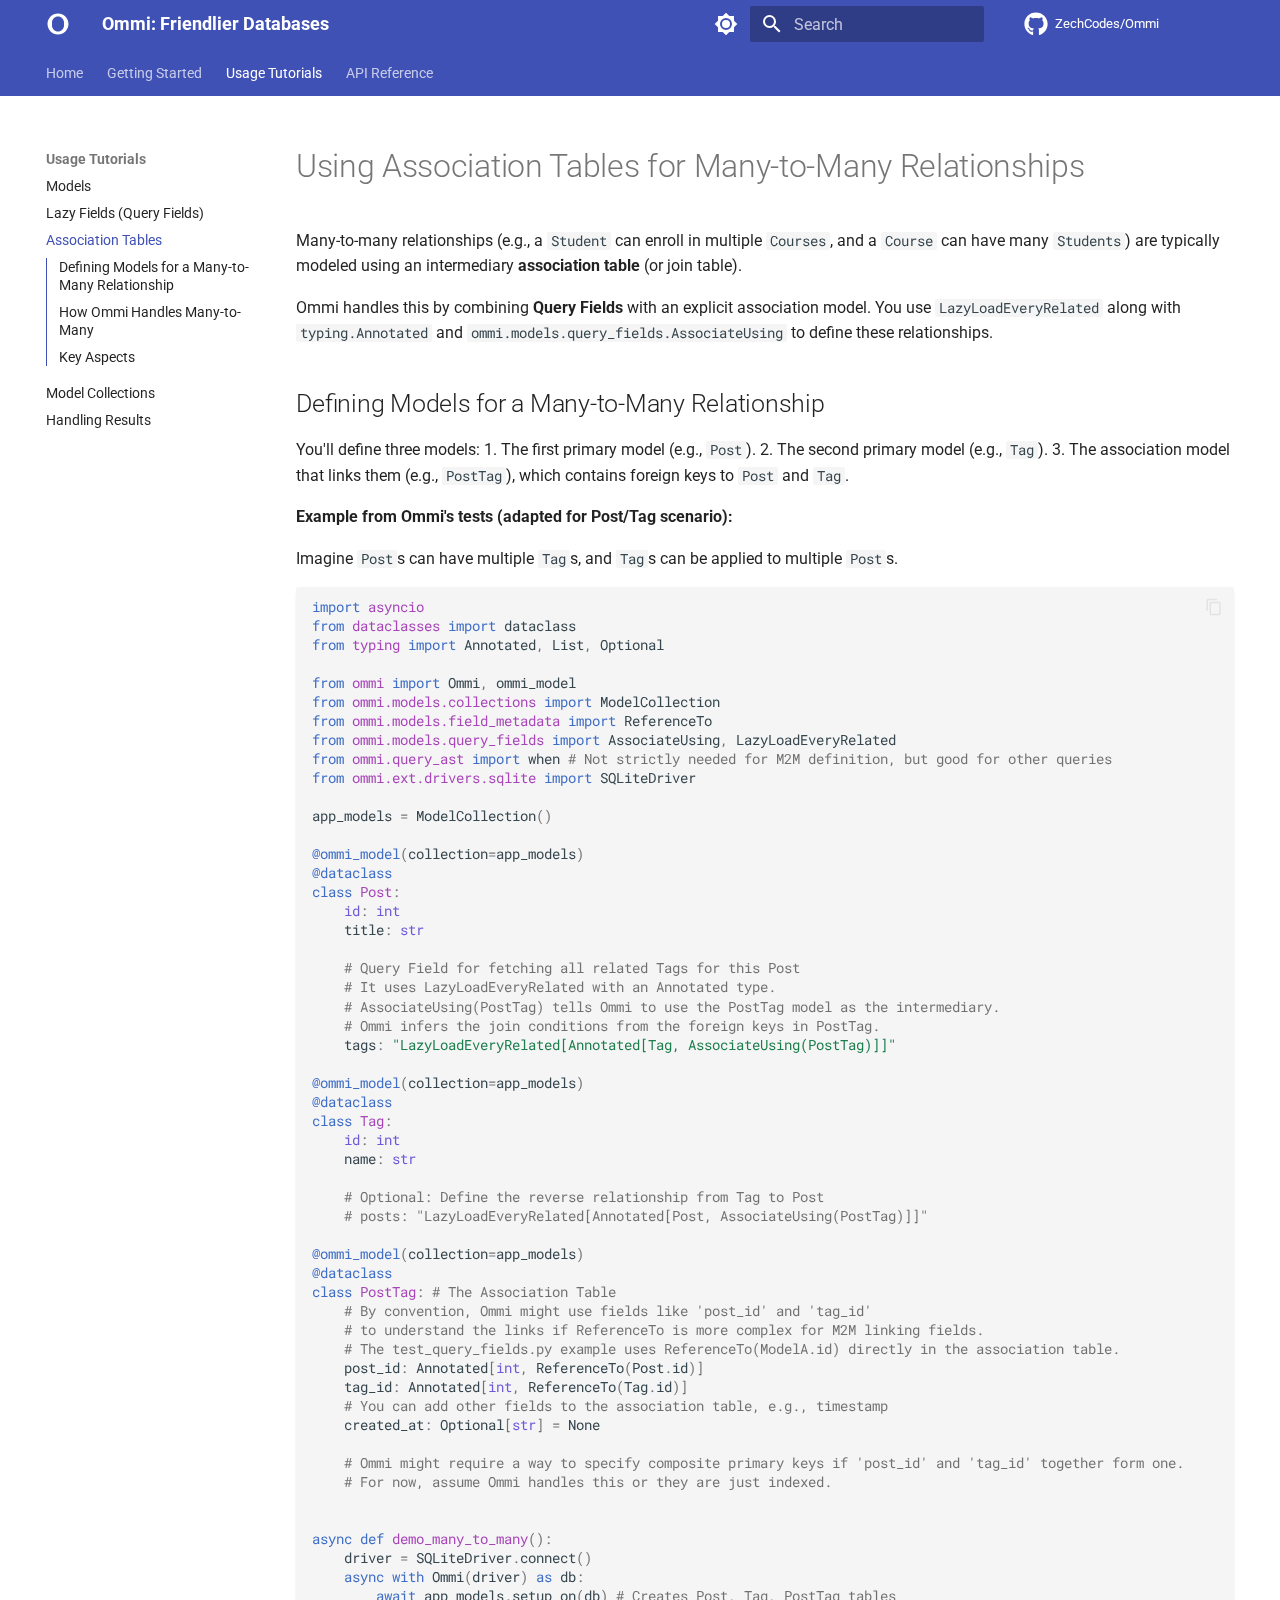
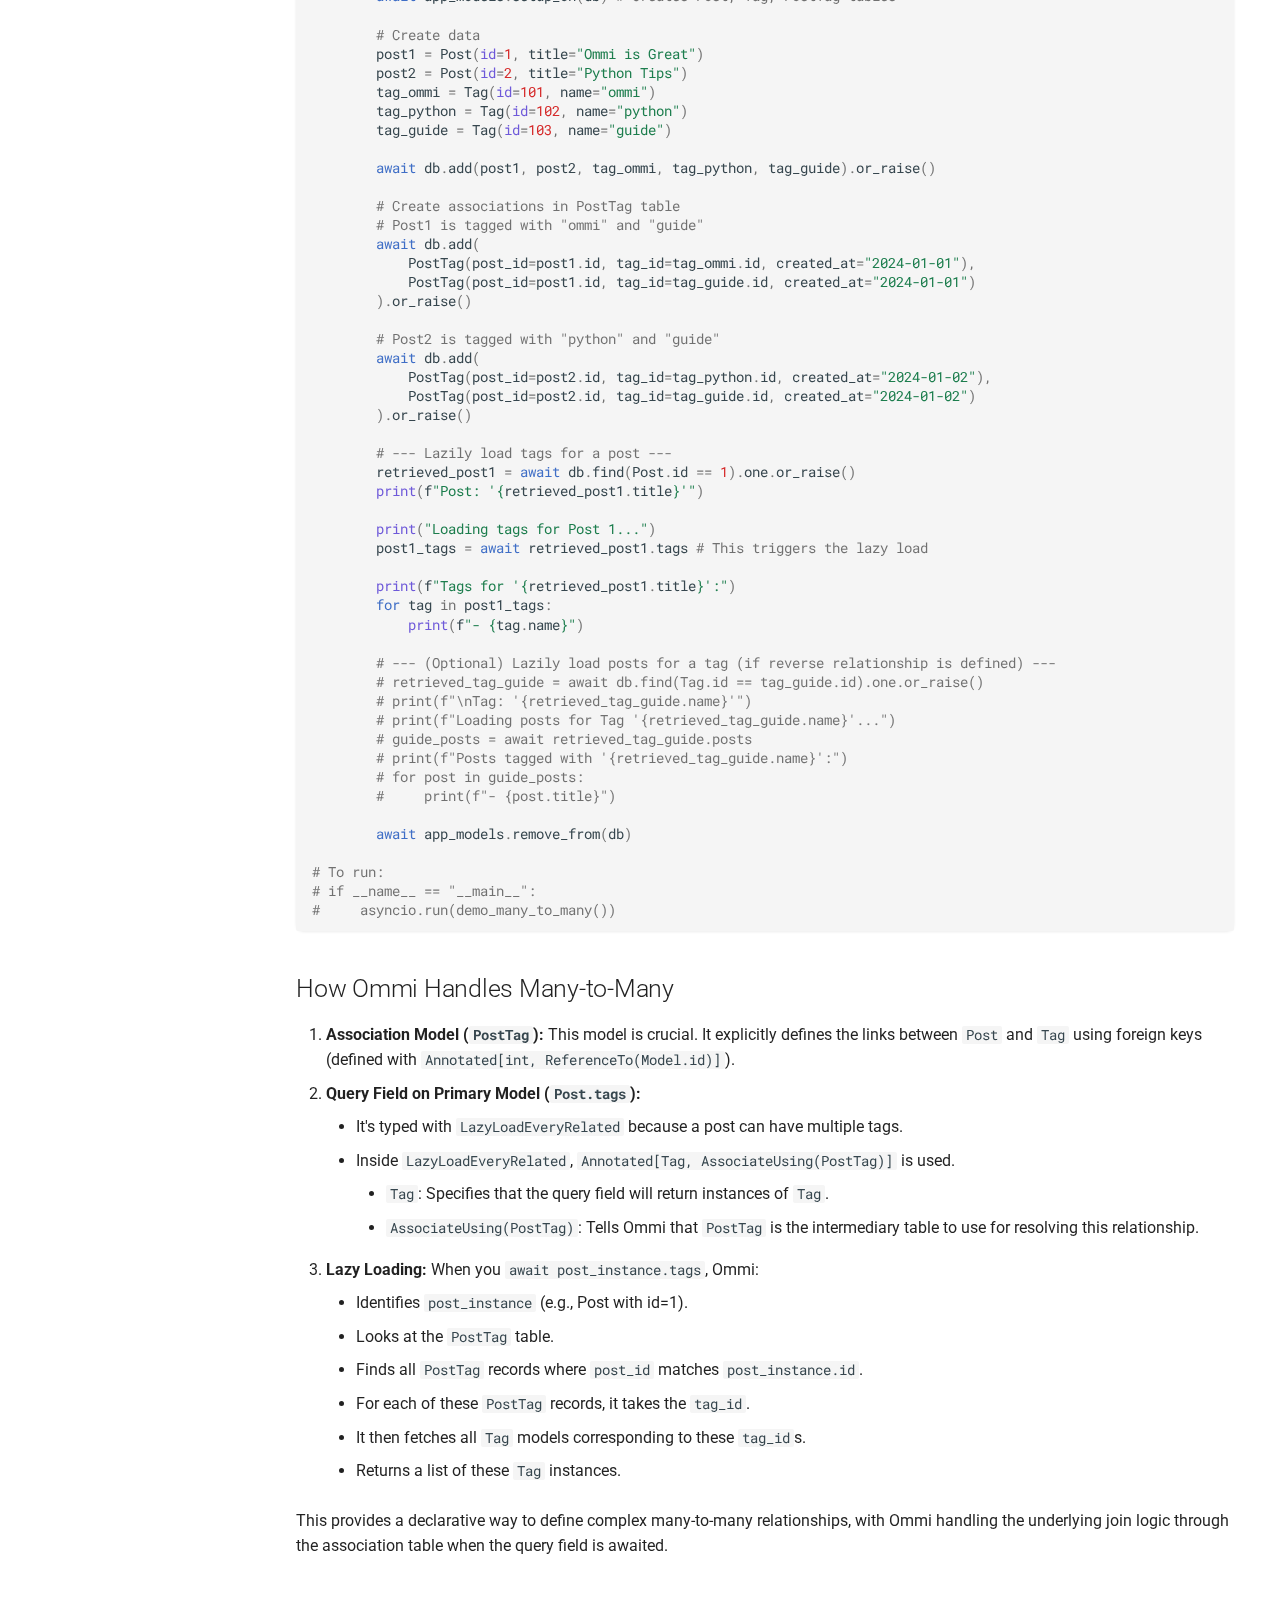
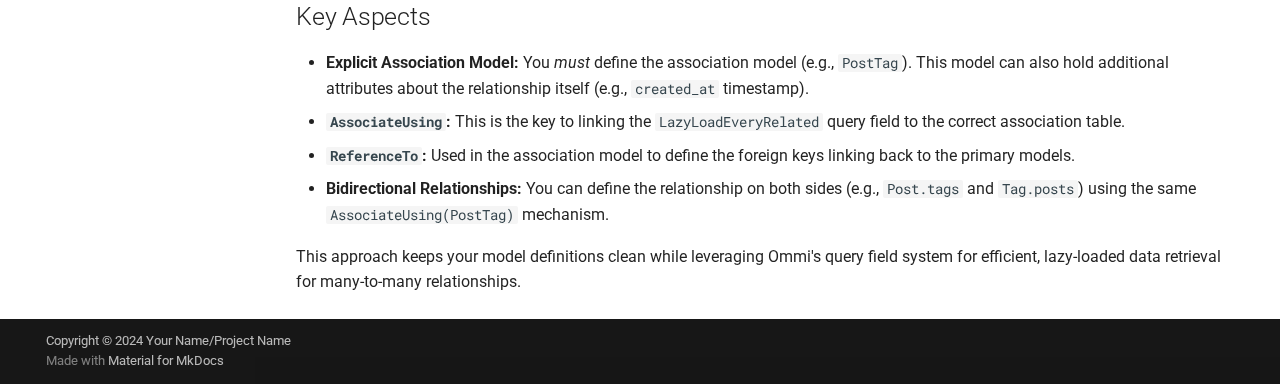
<file: site/usage/association-tables/index.html>
<!doctype html>
<html lang="en" class="no-js">
  <head>
    
      <meta charset="utf-8">
      <meta name="viewport" content="width=device-width,initial-scale=1">
      
        <meta name="description" content="An OMM (object model mapper) for the 80% case, providing a consistent interface across database choices.">
      
      
        <meta name="author" content="Zech Zimmerman">
      
      
      
        <link rel="prev" href="../lazy-fields/">
      
      
        <link rel="next" href="../model-collections/">
      
      
      <link rel="icon" href="../../assets/favicon.svg">
      <meta name="generator" content="mkdocs-1.6.1, mkdocs-material-9.6.14">
    
    
      
        <title>Association Tables - Ommi: Friendlier Databases</title>
      
    
    
      <link rel="stylesheet" href="../../assets/stylesheets/main.342714a4.min.css">
      
        
        <link rel="stylesheet" href="../../assets/stylesheets/palette.06af60db.min.css">
      
      


    
    
      
    
    
      
        
        
        <link rel="preconnect" href="https://fonts.gstatic.com" crossorigin>
        <link rel="stylesheet" href="https://fonts.googleapis.com/css?family=Roboto:300,300i,400,400i,700,700i%7CRoboto+Mono:400,400i,700,700i&display=fallback">
        <style>:root{--md-text-font:"Roboto";--md-code-font:"Roboto Mono"}</style>
      
    
    
      <link rel="stylesheet" href="../../assets/_mkdocstrings.css">
    
      <link rel="stylesheet" href="../../stylesheets/extra.css">
    
    <script>__md_scope=new URL("../..",location),__md_hash=e=>[...e].reduce(((e,_)=>(e<<5)-e+_.charCodeAt(0)),0),__md_get=(e,_=localStorage,t=__md_scope)=>JSON.parse(_.getItem(t.pathname+"."+e)),__md_set=(e,_,t=localStorage,a=__md_scope)=>{try{t.setItem(a.pathname+"."+e,JSON.stringify(_))}catch(e){}}</script>
    
      

    
    
    
  </head>
  
  
    
    
      
    
    
    
    
    <body dir="ltr" data-md-color-scheme="default" data-md-color-primary="indigo" data-md-color-accent="pink">
  
    
    <input class="md-toggle" data-md-toggle="drawer" type="checkbox" id="__drawer" autocomplete="off">
    <input class="md-toggle" data-md-toggle="search" type="checkbox" id="__search" autocomplete="off">
    <label class="md-overlay" for="__drawer"></label>
    <div data-md-component="skip">
      
        
        <a href="#using-association-tables-for-many-to-many-relationships" class="md-skip">
          Skip to content
        </a>
      
    </div>
    <div data-md-component="announce">
      
    </div>
    
    
      

<header class="md-header" data-md-component="header">
  <nav class="md-header__inner md-grid" aria-label="Header">
    <a href="../.." title="Ommi: Friendlier Databases" class="md-header__button md-logo" aria-label="Ommi: Friendlier Databases" data-md-component="logo">
      
  <img src="../../assets/logo.svg" alt="logo">

    </a>
    <label class="md-header__button md-icon" for="__drawer">
      
      <svg xmlns="http://www.w3.org/2000/svg" viewBox="0 0 24 24"><path d="M3 6h18v2H3zm0 5h18v2H3zm0 5h18v2H3z"/></svg>
    </label>
    <div class="md-header__title" data-md-component="header-title">
      <div class="md-header__ellipsis">
        <div class="md-header__topic">
          <span class="md-ellipsis">
            Ommi: Friendlier Databases
          </span>
        </div>
        <div class="md-header__topic" data-md-component="header-topic">
          <span class="md-ellipsis">
            
              Association Tables
            
          </span>
        </div>
      </div>
    </div>
    
      
        <form class="md-header__option" data-md-component="palette">
  
    
    
    
    <input class="md-option" data-md-color-media="" data-md-color-scheme="default" data-md-color-primary="indigo" data-md-color-accent="pink"  aria-label="Switch to dark mode"  type="radio" name="__palette" id="__palette_0">
    
      <label class="md-header__button md-icon" title="Switch to dark mode" for="__palette_1" hidden>
        <svg xmlns="http://www.w3.org/2000/svg" viewBox="0 0 24 24"><path d="M12 8a4 4 0 0 0-4 4 4 4 0 0 0 4 4 4 4 0 0 0 4-4 4 4 0 0 0-4-4m0 10a6 6 0 0 1-6-6 6 6 0 0 1 6-6 6 6 0 0 1 6 6 6 6 0 0 1-6 6m8-9.31V4h-4.69L12 .69 8.69 4H4v4.69L.69 12 4 15.31V20h4.69L12 23.31 15.31 20H20v-4.69L23.31 12z"/></svg>
      </label>
    
  
    
    
    
    <input class="md-option" data-md-color-media="" data-md-color-scheme="slate" data-md-color-primary="blue" data-md-color-accent="lime"  aria-label="Switch to light mode"  type="radio" name="__palette" id="__palette_1">
    
      <label class="md-header__button md-icon" title="Switch to light mode" for="__palette_0" hidden>
        <svg xmlns="http://www.w3.org/2000/svg" viewBox="0 0 24 24"><path d="M12 18c-.89 0-1.74-.2-2.5-.55C11.56 16.5 13 14.42 13 12s-1.44-4.5-3.5-5.45C10.26 6.2 11.11 6 12 6a6 6 0 0 1 6 6 6 6 0 0 1-6 6m8-9.31V4h-4.69L12 .69 8.69 4H4v4.69L.69 12 4 15.31V20h4.69L12 23.31 15.31 20H20v-4.69L23.31 12z"/></svg>
      </label>
    
  
</form>
      
    
    
      <script>var palette=__md_get("__palette");if(palette&&palette.color){if("(prefers-color-scheme)"===palette.color.media){var media=matchMedia("(prefers-color-scheme: light)"),input=document.querySelector(media.matches?"[data-md-color-media='(prefers-color-scheme: light)']":"[data-md-color-media='(prefers-color-scheme: dark)']");palette.color.media=input.getAttribute("data-md-color-media"),palette.color.scheme=input.getAttribute("data-md-color-scheme"),palette.color.primary=input.getAttribute("data-md-color-primary"),palette.color.accent=input.getAttribute("data-md-color-accent")}for(var[key,value]of Object.entries(palette.color))document.body.setAttribute("data-md-color-"+key,value)}</script>
    
    
    
      
      
        <label class="md-header__button md-icon" for="__search">
          
          <svg xmlns="http://www.w3.org/2000/svg" viewBox="0 0 24 24"><path d="M9.5 3A6.5 6.5 0 0 1 16 9.5c0 1.61-.59 3.09-1.56 4.23l.27.27h.79l5 5-1.5 1.5-5-5v-.79l-.27-.27A6.52 6.52 0 0 1 9.5 16 6.5 6.5 0 0 1 3 9.5 6.5 6.5 0 0 1 9.5 3m0 2C7 5 5 7 5 9.5S7 14 9.5 14 14 12 14 9.5 12 5 9.5 5"/></svg>
        </label>
        <div class="md-search" data-md-component="search" role="dialog">
  <label class="md-search__overlay" for="__search"></label>
  <div class="md-search__inner" role="search">
    <form class="md-search__form" name="search">
      <input type="text" class="md-search__input" name="query" aria-label="Search" placeholder="Search" autocapitalize="off" autocorrect="off" autocomplete="off" spellcheck="false" data-md-component="search-query" required>
      <label class="md-search__icon md-icon" for="__search">
        
        <svg xmlns="http://www.w3.org/2000/svg" viewBox="0 0 24 24"><path d="M9.5 3A6.5 6.5 0 0 1 16 9.5c0 1.61-.59 3.09-1.56 4.23l.27.27h.79l5 5-1.5 1.5-5-5v-.79l-.27-.27A6.52 6.52 0 0 1 9.5 16 6.5 6.5 0 0 1 3 9.5 6.5 6.5 0 0 1 9.5 3m0 2C7 5 5 7 5 9.5S7 14 9.5 14 14 12 14 9.5 12 5 9.5 5"/></svg>
        
        <svg xmlns="http://www.w3.org/2000/svg" viewBox="0 0 24 24"><path d="M20 11v2H8l5.5 5.5-1.42 1.42L4.16 12l7.92-7.92L13.5 5.5 8 11z"/></svg>
      </label>
      <nav class="md-search__options" aria-label="Search">
        
        <button type="reset" class="md-search__icon md-icon" title="Clear" aria-label="Clear" tabindex="-1">
          
          <svg xmlns="http://www.w3.org/2000/svg" viewBox="0 0 24 24"><path d="M19 6.41 17.59 5 12 10.59 6.41 5 5 6.41 10.59 12 5 17.59 6.41 19 12 13.41 17.59 19 19 17.59 13.41 12z"/></svg>
        </button>
      </nav>
      
        <div class="md-search__suggest" data-md-component="search-suggest"></div>
      
    </form>
    <div class="md-search__output">
      <div class="md-search__scrollwrap" tabindex="0" data-md-scrollfix>
        <div class="md-search-result" data-md-component="search-result">
          <div class="md-search-result__meta">
            Initializing search
          </div>
          <ol class="md-search-result__list" role="presentation"></ol>
        </div>
      </div>
    </div>
  </div>
</div>
      
    
    
      <div class="md-header__source">
        <a href="https://github.com/ZechCodes/Ommi" title="Go to repository" class="md-source" data-md-component="source">
  <div class="md-source__icon md-icon">
    
    <svg xmlns="http://www.w3.org/2000/svg" viewBox="0 0 496 512"><!--! Font Awesome Free 6.7.2 by @fontawesome - https://fontawesome.com License - https://fontawesome.com/license/free (Icons: CC BY 4.0, Fonts: SIL OFL 1.1, Code: MIT License) Copyright 2024 Fonticons, Inc.--><path d="M165.9 397.4c0 2-2.3 3.6-5.2 3.6-3.3.3-5.6-1.3-5.6-3.6 0-2 2.3-3.6 5.2-3.6 3-.3 5.6 1.3 5.6 3.6m-31.1-4.5c-.7 2 1.3 4.3 4.3 4.9 2.6 1 5.6 0 6.2-2s-1.3-4.3-4.3-5.2c-2.6-.7-5.5.3-6.2 2.3m44.2-1.7c-2.9.7-4.9 2.6-4.6 4.9.3 2 2.9 3.3 5.9 2.6 2.9-.7 4.9-2.6 4.6-4.6-.3-1.9-3-3.2-5.9-2.9M244.8 8C106.1 8 0 113.3 0 252c0 110.9 69.8 205.8 169.5 239.2 12.8 2.3 17.3-5.6 17.3-12.1 0-6.2-.3-40.4-.3-61.4 0 0-70 15-84.7-29.8 0 0-11.4-29.1-27.8-36.6 0 0-22.9-15.7 1.6-15.4 0 0 24.9 2 38.6 25.8 21.9 38.6 58.6 27.5 72.9 20.9 2.3-16 8.8-27.1 16-33.7-55.9-6.2-112.3-14.3-112.3-110.5 0-27.5 7.6-41.3 23.6-58.9-2.6-6.5-11.1-33.3 2.6-67.9 20.9-6.5 69 27 69 27 20-5.6 41.5-8.5 62.8-8.5s42.8 2.9 62.8 8.5c0 0 48.1-33.6 69-27 13.7 34.7 5.2 61.4 2.6 67.9 16 17.7 25.8 31.5 25.8 58.9 0 96.5-58.9 104.2-114.8 110.5 9.2 7.9 17 22.9 17 46.4 0 33.7-.3 75.4-.3 83.6 0 6.5 4.6 14.4 17.3 12.1C428.2 457.8 496 362.9 496 252 496 113.3 383.5 8 244.8 8M97.2 352.9c-1.3 1-1 3.3.7 5.2 1.6 1.6 3.9 2.3 5.2 1 1.3-1 1-3.3-.7-5.2-1.6-1.6-3.9-2.3-5.2-1m-10.8-8.1c-.7 1.3.3 2.9 2.3 3.9 1.6 1 3.6.7 4.3-.7.7-1.3-.3-2.9-2.3-3.9-2-.6-3.6-.3-4.3.7m32.4 35.6c-1.6 1.3-1 4.3 1.3 6.2 2.3 2.3 5.2 2.6 6.5 1 1.3-1.3.7-4.3-1.3-6.2-2.2-2.3-5.2-2.6-6.5-1m-11.4-14.7c-1.6 1-1.6 3.6 0 5.9s4.3 3.3 5.6 2.3c1.6-1.3 1.6-3.9 0-6.2-1.4-2.3-4-3.3-5.6-2"/></svg>
  </div>
  <div class="md-source__repository">
    ZechCodes/Ommi
  </div>
</a>
      </div>
    
  </nav>
  
</header>
    
    <div class="md-container" data-md-component="container">
      
      
        
          
            
<nav class="md-tabs" aria-label="Tabs" data-md-component="tabs">
  <div class="md-grid">
    <ul class="md-tabs__list">
      
        
  
  
  
  
    <li class="md-tabs__item">
      <a href="../.." class="md-tabs__link">
        
  
  
    
  
  Home

      </a>
    </li>
  

      
        
  
  
  
  
    <li class="md-tabs__item">
      <a href="../../getting-started/" class="md-tabs__link">
        
  
  
    
  
  Getting Started

      </a>
    </li>
  

      
        
  
  
  
    
  
  
    
    
      <li class="md-tabs__item md-tabs__item--active">
        <a href="../models/" class="md-tabs__link">
          
  
  
  Usage Tutorials

        </a>
      </li>
    
  

      
        
  
  
  
  
    
    
      <li class="md-tabs__item">
        <a href="../../api/overview/" class="md-tabs__link">
          
  
  
  API Reference

        </a>
      </li>
    
  

      
    </ul>
  </div>
</nav>
          
        
      
      <main class="md-main" data-md-component="main">
        <div class="md-main__inner md-grid">
          
            
              
              <div class="md-sidebar md-sidebar--primary" data-md-component="sidebar" data-md-type="navigation" >
                <div class="md-sidebar__scrollwrap">
                  <div class="md-sidebar__inner">
                    


  


  

<nav class="md-nav md-nav--primary md-nav--lifted md-nav--integrated" aria-label="Navigation" data-md-level="0">
  <label class="md-nav__title" for="__drawer">
    <a href="../.." title="Ommi: Friendlier Databases" class="md-nav__button md-logo" aria-label="Ommi: Friendlier Databases" data-md-component="logo">
      
  <img src="../../assets/logo.svg" alt="logo">

    </a>
    Ommi: Friendlier Databases
  </label>
  
    <div class="md-nav__source">
      <a href="https://github.com/ZechCodes/Ommi" title="Go to repository" class="md-source" data-md-component="source">
  <div class="md-source__icon md-icon">
    
    <svg xmlns="http://www.w3.org/2000/svg" viewBox="0 0 496 512"><!--! Font Awesome Free 6.7.2 by @fontawesome - https://fontawesome.com License - https://fontawesome.com/license/free (Icons: CC BY 4.0, Fonts: SIL OFL 1.1, Code: MIT License) Copyright 2024 Fonticons, Inc.--><path d="M165.9 397.4c0 2-2.3 3.6-5.2 3.6-3.3.3-5.6-1.3-5.6-3.6 0-2 2.3-3.6 5.2-3.6 3-.3 5.6 1.3 5.6 3.6m-31.1-4.5c-.7 2 1.3 4.3 4.3 4.9 2.6 1 5.6 0 6.2-2s-1.3-4.3-4.3-5.2c-2.6-.7-5.5.3-6.2 2.3m44.2-1.7c-2.9.7-4.9 2.6-4.6 4.9.3 2 2.9 3.3 5.9 2.6 2.9-.7 4.9-2.6 4.6-4.6-.3-1.9-3-3.2-5.9-2.9M244.8 8C106.1 8 0 113.3 0 252c0 110.9 69.8 205.8 169.5 239.2 12.8 2.3 17.3-5.6 17.3-12.1 0-6.2-.3-40.4-.3-61.4 0 0-70 15-84.7-29.8 0 0-11.4-29.1-27.8-36.6 0 0-22.9-15.7 1.6-15.4 0 0 24.9 2 38.6 25.8 21.9 38.6 58.6 27.5 72.9 20.9 2.3-16 8.8-27.1 16-33.7-55.9-6.2-112.3-14.3-112.3-110.5 0-27.5 7.6-41.3 23.6-58.9-2.6-6.5-11.1-33.3 2.6-67.9 20.9-6.5 69 27 69 27 20-5.6 41.5-8.5 62.8-8.5s42.8 2.9 62.8 8.5c0 0 48.1-33.6 69-27 13.7 34.7 5.2 61.4 2.6 67.9 16 17.7 25.8 31.5 25.8 58.9 0 96.5-58.9 104.2-114.8 110.5 9.2 7.9 17 22.9 17 46.4 0 33.7-.3 75.4-.3 83.6 0 6.5 4.6 14.4 17.3 12.1C428.2 457.8 496 362.9 496 252 496 113.3 383.5 8 244.8 8M97.2 352.9c-1.3 1-1 3.3.7 5.2 1.6 1.6 3.9 2.3 5.2 1 1.3-1 1-3.3-.7-5.2-1.6-1.6-3.9-2.3-5.2-1m-10.8-8.1c-.7 1.3.3 2.9 2.3 3.9 1.6 1 3.6.7 4.3-.7.7-1.3-.3-2.9-2.3-3.9-2-.6-3.6-.3-4.3.7m32.4 35.6c-1.6 1.3-1 4.3 1.3 6.2 2.3 2.3 5.2 2.6 6.5 1 1.3-1.3.7-4.3-1.3-6.2-2.2-2.3-5.2-2.6-6.5-1m-11.4-14.7c-1.6 1-1.6 3.6 0 5.9s4.3 3.3 5.6 2.3c1.6-1.3 1.6-3.9 0-6.2-1.4-2.3-4-3.3-5.6-2"/></svg>
  </div>
  <div class="md-source__repository">
    ZechCodes/Ommi
  </div>
</a>
    </div>
  
  <ul class="md-nav__list" data-md-scrollfix>
    
      
      
  
  
  
  
    <li class="md-nav__item">
      <a href="../.." class="md-nav__link">
        
  
  
  <span class="md-ellipsis">
    Home
    
  </span>
  

      </a>
    </li>
  

    
      
      
  
  
  
  
    <li class="md-nav__item">
      <a href="../../getting-started/" class="md-nav__link">
        
  
  
  <span class="md-ellipsis">
    Getting Started
    
  </span>
  

      </a>
    </li>
  

    
      
      
  
  
    
  
  
  
    
    
    
    
      
        
        
      
      
        
      
    
    
    <li class="md-nav__item md-nav__item--active md-nav__item--section md-nav__item--nested">
      
        
        
        <input class="md-nav__toggle md-toggle " type="checkbox" id="__nav_3" checked>
        
          
          <label class="md-nav__link" for="__nav_3" id="__nav_3_label" tabindex="">
            
  
  
  <span class="md-ellipsis">
    Usage Tutorials
    
  </span>
  

            <span class="md-nav__icon md-icon"></span>
          </label>
        
        <nav class="md-nav" data-md-level="1" aria-labelledby="__nav_3_label" aria-expanded="true">
          <label class="md-nav__title" for="__nav_3">
            <span class="md-nav__icon md-icon"></span>
            Usage Tutorials
          </label>
          <ul class="md-nav__list" data-md-scrollfix>
            
              
                
  
  
  
  
    <li class="md-nav__item">
      <a href="../models/" class="md-nav__link">
        
  
  
  <span class="md-ellipsis">
    Models
    
  </span>
  

      </a>
    </li>
  

              
            
              
                
  
  
  
  
    <li class="md-nav__item">
      <a href="../lazy-fields/" class="md-nav__link">
        
  
  
  <span class="md-ellipsis">
    Lazy Fields (Query Fields)
    
  </span>
  

      </a>
    </li>
  

              
            
              
                
  
  
    
  
  
  
    <li class="md-nav__item md-nav__item--active">
      
      <input class="md-nav__toggle md-toggle" type="checkbox" id="__toc">
      
      
        
      
      
        <label class="md-nav__link md-nav__link--active" for="__toc">
          
  
  
  <span class="md-ellipsis">
    Association Tables
    
  </span>
  

          <span class="md-nav__icon md-icon"></span>
        </label>
      
      <a href="./" class="md-nav__link md-nav__link--active">
        
  
  
  <span class="md-ellipsis">
    Association Tables
    
  </span>
  

      </a>
      
        

<nav class="md-nav md-nav--secondary" aria-label="Table of contents">
  
  
  
    
  
  
    <label class="md-nav__title" for="__toc">
      <span class="md-nav__icon md-icon"></span>
      Table of contents
    </label>
    <ul class="md-nav__list" data-md-component="toc" data-md-scrollfix>
      
        <li class="md-nav__item">
  <a href="#defining-models-for-a-many-to-many-relationship" class="md-nav__link">
    <span class="md-ellipsis">
      Defining Models for a Many-to-Many Relationship
    </span>
  </a>
  
</li>
      
        <li class="md-nav__item">
  <a href="#how-ommi-handles-many-to-many" class="md-nav__link">
    <span class="md-ellipsis">
      How Ommi Handles Many-to-Many
    </span>
  </a>
  
</li>
      
        <li class="md-nav__item">
  <a href="#key-aspects" class="md-nav__link">
    <span class="md-ellipsis">
      Key Aspects
    </span>
  </a>
  
</li>
      
    </ul>
  
</nav>
      
    </li>
  

              
            
              
                
  
  
  
  
    <li class="md-nav__item">
      <a href="../model-collections/" class="md-nav__link">
        
  
  
  <span class="md-ellipsis">
    Model Collections
    
  </span>
  

      </a>
    </li>
  

              
            
              
                
  
  
  
  
    <li class="md-nav__item">
      <a href="../handling-results/" class="md-nav__link">
        
  
  
  <span class="md-ellipsis">
    Handling Results
    
  </span>
  

      </a>
    </li>
  

              
            
          </ul>
        </nav>
      
    </li>
  

    
      
      
  
  
  
  
    
    
    
    
      
      
        
      
    
    
    <li class="md-nav__item md-nav__item--nested">
      
        
        
          
        
        <input class="md-nav__toggle md-toggle md-toggle--indeterminate" type="checkbox" id="__nav_4" >
        
          
          <label class="md-nav__link" for="__nav_4" id="__nav_4_label" tabindex="0">
            
  
  
  <span class="md-ellipsis">
    API Reference
    
  </span>
  

            <span class="md-nav__icon md-icon"></span>
          </label>
        
        <nav class="md-nav" data-md-level="1" aria-labelledby="__nav_4_label" aria-expanded="false">
          <label class="md-nav__title" for="__nav_4">
            <span class="md-nav__icon md-icon"></span>
            API Reference
          </label>
          <ul class="md-nav__list" data-md-scrollfix>
            
              
                
  
  
  
  
    <li class="md-nav__item">
      <a href="../../api/overview/" class="md-nav__link">
        
  
  
  <span class="md-ellipsis">
    Overview
    
  </span>
  

      </a>
    </li>
  

              
            
              
                
  
  
  
  
    <li class="md-nav__item">
      <a href="../../api/core/" class="md-nav__link">
        
  
  
  <span class="md-ellipsis">
    Core
    
  </span>
  

      </a>
    </li>
  

              
            
              
                
  
  
  
  
    <li class="md-nav__item">
      <a href="../../api/drivers/" class="md-nav__link">
        
  
  
  <span class="md-ellipsis">
    Drivers
    
  </span>
  

      </a>
    </li>
  

              
            
              
                
  
  
  
  
    <li class="md-nav__item">
      <a href="../../api/models/" class="md-nav__link">
        
  
  
  <span class="md-ellipsis">
    Models & Fields
    
  </span>
  

      </a>
    </li>
  

              
            
              
                
  
  
  
  
    <li class="md-nav__item">
      <a href="../../api/ommi_model/" class="md-nav__link">
        
  
  
  <span class="md-ellipsis">
    OmmiModel
    
  </span>
  

      </a>
    </li>
  

              
            
              
                
  
  
  
  
    <li class="md-nav__item">
      <a href="../../api/results/" class="md-nav__link">
        
  
  
  <span class="md-ellipsis">
    Results
    
  </span>
  

      </a>
    </li>
  

              
            
              
                
  
  
  
  
    <li class="md-nav__item">
      <a href="../../api/lazy_fields/" class="md-nav__link">
        
  
  
  <span class="md-ellipsis">
    Lazy Fields
    
  </span>
  

      </a>
    </li>
  

              
            
          </ul>
        </nav>
      
    </li>
  

    
  </ul>
</nav>
                  </div>
                </div>
              </div>
            
            
          
          
            <div class="md-content" data-md-component="content">
              <article class="md-content__inner md-typeset">
                
                  


  
  


<h1 id="using-association-tables-for-many-to-many-relationships">Using Association Tables for Many-to-Many Relationships<a class="headerlink" href="#using-association-tables-for-many-to-many-relationships" title="Permanent link">&para;</a></h1>
<p>Many-to-many relationships (e.g., a <code>Student</code> can enroll in multiple <code>Courses</code>, and a <code>Course</code> can have many <code>Students</code>) are typically modeled using an intermediary <strong>association table</strong> (or join table).</p>
<p>Ommi handles this by combining <strong>Query Fields</strong> with an explicit association model. You use <code>LazyLoadEveryRelated</code> along with <code>typing.Annotated</code> and <code>ommi.models.query_fields.AssociateUsing</code> to define these relationships.</p>
<h2 id="defining-models-for-a-many-to-many-relationship">Defining Models for a Many-to-Many Relationship<a class="headerlink" href="#defining-models-for-a-many-to-many-relationship" title="Permanent link">&para;</a></h2>
<p>You'll define three models:
1.  The first primary model (e.g., <code>Post</code>).
2.  The second primary model (e.g., <code>Tag</code>).
3.  The association model that links them (e.g., <code>PostTag</code>), which contains foreign keys to <code>Post</code> and <code>Tag</code>.</p>
<p><strong>Example from Ommi's tests (adapted for Post/Tag scenario):</strong></p>
<p>Imagine <code>Post</code>s can have multiple <code>Tag</code>s, and <code>Tag</code>s can be applied to multiple <code>Post</code>s.</p>
<div class="highlight"><pre><span></span><code><span id="__span-0-1"><a id="__codelineno-0-1" name="__codelineno-0-1" href="#__codelineno-0-1"></a><span class="kn">import</span><span class="w"> </span><span class="nn">asyncio</span>
</span><span id="__span-0-2"><a id="__codelineno-0-2" name="__codelineno-0-2" href="#__codelineno-0-2"></a><span class="kn">from</span><span class="w"> </span><span class="nn">dataclasses</span><span class="w"> </span><span class="kn">import</span> <span class="n">dataclass</span>
</span><span id="__span-0-3"><a id="__codelineno-0-3" name="__codelineno-0-3" href="#__codelineno-0-3"></a><span class="kn">from</span><span class="w"> </span><span class="nn">typing</span><span class="w"> </span><span class="kn">import</span> <span class="n">Annotated</span><span class="p">,</span> <span class="n">List</span><span class="p">,</span> <span class="n">Optional</span>
</span><span id="__span-0-4"><a id="__codelineno-0-4" name="__codelineno-0-4" href="#__codelineno-0-4"></a>
</span><span id="__span-0-5"><a id="__codelineno-0-5" name="__codelineno-0-5" href="#__codelineno-0-5"></a><span class="kn">from</span><span class="w"> </span><span class="nn">ommi</span><span class="w"> </span><span class="kn">import</span> <span class="n">Ommi</span><span class="p">,</span> <span class="n">ommi_model</span>
</span><span id="__span-0-6"><a id="__codelineno-0-6" name="__codelineno-0-6" href="#__codelineno-0-6"></a><span class="kn">from</span><span class="w"> </span><span class="nn">ommi.models.collections</span><span class="w"> </span><span class="kn">import</span> <span class="n">ModelCollection</span>
</span><span id="__span-0-7"><a id="__codelineno-0-7" name="__codelineno-0-7" href="#__codelineno-0-7"></a><span class="kn">from</span><span class="w"> </span><span class="nn">ommi.models.field_metadata</span><span class="w"> </span><span class="kn">import</span> <span class="n">ReferenceTo</span>
</span><span id="__span-0-8"><a id="__codelineno-0-8" name="__codelineno-0-8" href="#__codelineno-0-8"></a><span class="kn">from</span><span class="w"> </span><span class="nn">ommi.models.query_fields</span><span class="w"> </span><span class="kn">import</span> <span class="n">AssociateUsing</span><span class="p">,</span> <span class="n">LazyLoadEveryRelated</span>
</span><span id="__span-0-9"><a id="__codelineno-0-9" name="__codelineno-0-9" href="#__codelineno-0-9"></a><span class="kn">from</span><span class="w"> </span><span class="nn">ommi.query_ast</span><span class="w"> </span><span class="kn">import</span> <span class="n">when</span> <span class="c1"># Not strictly needed for M2M definition, but good for other queries</span>
</span><span id="__span-0-10"><a id="__codelineno-0-10" name="__codelineno-0-10" href="#__codelineno-0-10"></a><span class="kn">from</span><span class="w"> </span><span class="nn">ommi.ext.drivers.sqlite</span><span class="w"> </span><span class="kn">import</span> <span class="n">SQLiteDriver</span>
</span><span id="__span-0-11"><a id="__codelineno-0-11" name="__codelineno-0-11" href="#__codelineno-0-11"></a>
</span><span id="__span-0-12"><a id="__codelineno-0-12" name="__codelineno-0-12" href="#__codelineno-0-12"></a><span class="n">app_models</span> <span class="o">=</span> <span class="n">ModelCollection</span><span class="p">()</span>
</span><span id="__span-0-13"><a id="__codelineno-0-13" name="__codelineno-0-13" href="#__codelineno-0-13"></a>
</span><span id="__span-0-14"><a id="__codelineno-0-14" name="__codelineno-0-14" href="#__codelineno-0-14"></a><span class="nd">@ommi_model</span><span class="p">(</span><span class="n">collection</span><span class="o">=</span><span class="n">app_models</span><span class="p">)</span>
</span><span id="__span-0-15"><a id="__codelineno-0-15" name="__codelineno-0-15" href="#__codelineno-0-15"></a><span class="nd">@dataclass</span>
</span><span id="__span-0-16"><a id="__codelineno-0-16" name="__codelineno-0-16" href="#__codelineno-0-16"></a><span class="k">class</span><span class="w"> </span><span class="nc">Post</span><span class="p">:</span>
</span><span id="__span-0-17"><a id="__codelineno-0-17" name="__codelineno-0-17" href="#__codelineno-0-17"></a>    <span class="nb">id</span><span class="p">:</span> <span class="nb">int</span>
</span><span id="__span-0-18"><a id="__codelineno-0-18" name="__codelineno-0-18" href="#__codelineno-0-18"></a>    <span class="n">title</span><span class="p">:</span> <span class="nb">str</span>
</span><span id="__span-0-19"><a id="__codelineno-0-19" name="__codelineno-0-19" href="#__codelineno-0-19"></a>
</span><span id="__span-0-20"><a id="__codelineno-0-20" name="__codelineno-0-20" href="#__codelineno-0-20"></a>    <span class="c1"># Query Field for fetching all related Tags for this Post</span>
</span><span id="__span-0-21"><a id="__codelineno-0-21" name="__codelineno-0-21" href="#__codelineno-0-21"></a>    <span class="c1"># It uses LazyLoadEveryRelated with an Annotated type.</span>
</span><span id="__span-0-22"><a id="__codelineno-0-22" name="__codelineno-0-22" href="#__codelineno-0-22"></a>    <span class="c1"># AssociateUsing(PostTag) tells Ommi to use the PostTag model as the intermediary.</span>
</span><span id="__span-0-23"><a id="__codelineno-0-23" name="__codelineno-0-23" href="#__codelineno-0-23"></a>    <span class="c1"># Ommi infers the join conditions from the foreign keys in PostTag.</span>
</span><span id="__span-0-24"><a id="__codelineno-0-24" name="__codelineno-0-24" href="#__codelineno-0-24"></a>    <span class="n">tags</span><span class="p">:</span> <span class="s2">&quot;LazyLoadEveryRelated[Annotated[Tag, AssociateUsing(PostTag)]]&quot;</span>
</span><span id="__span-0-25"><a id="__codelineno-0-25" name="__codelineno-0-25" href="#__codelineno-0-25"></a>
</span><span id="__span-0-26"><a id="__codelineno-0-26" name="__codelineno-0-26" href="#__codelineno-0-26"></a><span class="nd">@ommi_model</span><span class="p">(</span><span class="n">collection</span><span class="o">=</span><span class="n">app_models</span><span class="p">)</span>
</span><span id="__span-0-27"><a id="__codelineno-0-27" name="__codelineno-0-27" href="#__codelineno-0-27"></a><span class="nd">@dataclass</span>
</span><span id="__span-0-28"><a id="__codelineno-0-28" name="__codelineno-0-28" href="#__codelineno-0-28"></a><span class="k">class</span><span class="w"> </span><span class="nc">Tag</span><span class="p">:</span>
</span><span id="__span-0-29"><a id="__codelineno-0-29" name="__codelineno-0-29" href="#__codelineno-0-29"></a>    <span class="nb">id</span><span class="p">:</span> <span class="nb">int</span>
</span><span id="__span-0-30"><a id="__codelineno-0-30" name="__codelineno-0-30" href="#__codelineno-0-30"></a>    <span class="n">name</span><span class="p">:</span> <span class="nb">str</span>
</span><span id="__span-0-31"><a id="__codelineno-0-31" name="__codelineno-0-31" href="#__codelineno-0-31"></a>
</span><span id="__span-0-32"><a id="__codelineno-0-32" name="__codelineno-0-32" href="#__codelineno-0-32"></a>    <span class="c1"># Optional: Define the reverse relationship from Tag to Post</span>
</span><span id="__span-0-33"><a id="__codelineno-0-33" name="__codelineno-0-33" href="#__codelineno-0-33"></a>    <span class="c1"># posts: &quot;LazyLoadEveryRelated[Annotated[Post, AssociateUsing(PostTag)]]&quot;</span>
</span><span id="__span-0-34"><a id="__codelineno-0-34" name="__codelineno-0-34" href="#__codelineno-0-34"></a>
</span><span id="__span-0-35"><a id="__codelineno-0-35" name="__codelineno-0-35" href="#__codelineno-0-35"></a><span class="nd">@ommi_model</span><span class="p">(</span><span class="n">collection</span><span class="o">=</span><span class="n">app_models</span><span class="p">)</span>
</span><span id="__span-0-36"><a id="__codelineno-0-36" name="__codelineno-0-36" href="#__codelineno-0-36"></a><span class="nd">@dataclass</span>
</span><span id="__span-0-37"><a id="__codelineno-0-37" name="__codelineno-0-37" href="#__codelineno-0-37"></a><span class="k">class</span><span class="w"> </span><span class="nc">PostTag</span><span class="p">:</span> <span class="c1"># The Association Table</span>
</span><span id="__span-0-38"><a id="__codelineno-0-38" name="__codelineno-0-38" href="#__codelineno-0-38"></a>    <span class="c1"># By convention, Ommi might use fields like &#39;post_id&#39; and &#39;tag_id&#39;</span>
</span><span id="__span-0-39"><a id="__codelineno-0-39" name="__codelineno-0-39" href="#__codelineno-0-39"></a>    <span class="c1"># to understand the links if ReferenceTo is more complex for M2M linking fields.</span>
</span><span id="__span-0-40"><a id="__codelineno-0-40" name="__codelineno-0-40" href="#__codelineno-0-40"></a>    <span class="c1"># The test_query_fields.py example uses ReferenceTo(ModelA.id) directly in the association table.</span>
</span><span id="__span-0-41"><a id="__codelineno-0-41" name="__codelineno-0-41" href="#__codelineno-0-41"></a>    <span class="n">post_id</span><span class="p">:</span> <span class="n">Annotated</span><span class="p">[</span><span class="nb">int</span><span class="p">,</span> <span class="n">ReferenceTo</span><span class="p">(</span><span class="n">Post</span><span class="o">.</span><span class="n">id</span><span class="p">)]</span>
</span><span id="__span-0-42"><a id="__codelineno-0-42" name="__codelineno-0-42" href="#__codelineno-0-42"></a>    <span class="n">tag_id</span><span class="p">:</span> <span class="n">Annotated</span><span class="p">[</span><span class="nb">int</span><span class="p">,</span> <span class="n">ReferenceTo</span><span class="p">(</span><span class="n">Tag</span><span class="o">.</span><span class="n">id</span><span class="p">)]</span>
</span><span id="__span-0-43"><a id="__codelineno-0-43" name="__codelineno-0-43" href="#__codelineno-0-43"></a>    <span class="c1"># You can add other fields to the association table, e.g., timestamp</span>
</span><span id="__span-0-44"><a id="__codelineno-0-44" name="__codelineno-0-44" href="#__codelineno-0-44"></a>    <span class="n">created_at</span><span class="p">:</span> <span class="n">Optional</span><span class="p">[</span><span class="nb">str</span><span class="p">]</span> <span class="o">=</span> <span class="kc">None</span>
</span><span id="__span-0-45"><a id="__codelineno-0-45" name="__codelineno-0-45" href="#__codelineno-0-45"></a>
</span><span id="__span-0-46"><a id="__codelineno-0-46" name="__codelineno-0-46" href="#__codelineno-0-46"></a>    <span class="c1"># Ommi might require a way to specify composite primary keys if &#39;post_id&#39; and &#39;tag_id&#39; together form one.</span>
</span><span id="__span-0-47"><a id="__codelineno-0-47" name="__codelineno-0-47" href="#__codelineno-0-47"></a>    <span class="c1"># For now, assume Ommi handles this or they are just indexed.</span>
</span><span id="__span-0-48"><a id="__codelineno-0-48" name="__codelineno-0-48" href="#__codelineno-0-48"></a>
</span><span id="__span-0-49"><a id="__codelineno-0-49" name="__codelineno-0-49" href="#__codelineno-0-49"></a>
</span><span id="__span-0-50"><a id="__codelineno-0-50" name="__codelineno-0-50" href="#__codelineno-0-50"></a><span class="k">async</span> <span class="k">def</span><span class="w"> </span><span class="nf">demo_many_to_many</span><span class="p">():</span>
</span><span id="__span-0-51"><a id="__codelineno-0-51" name="__codelineno-0-51" href="#__codelineno-0-51"></a>    <span class="n">driver</span> <span class="o">=</span> <span class="n">SQLiteDriver</span><span class="o">.</span><span class="n">connect</span><span class="p">()</span>
</span><span id="__span-0-52"><a id="__codelineno-0-52" name="__codelineno-0-52" href="#__codelineno-0-52"></a>    <span class="k">async</span> <span class="k">with</span> <span class="n">Ommi</span><span class="p">(</span><span class="n">driver</span><span class="p">)</span> <span class="k">as</span> <span class="n">db</span><span class="p">:</span>
</span><span id="__span-0-53"><a id="__codelineno-0-53" name="__codelineno-0-53" href="#__codelineno-0-53"></a>        <span class="k">await</span> <span class="n">app_models</span><span class="o">.</span><span class="n">setup_on</span><span class="p">(</span><span class="n">db</span><span class="p">)</span> <span class="c1"># Creates Post, Tag, PostTag tables</span>
</span><span id="__span-0-54"><a id="__codelineno-0-54" name="__codelineno-0-54" href="#__codelineno-0-54"></a>
</span><span id="__span-0-55"><a id="__codelineno-0-55" name="__codelineno-0-55" href="#__codelineno-0-55"></a>        <span class="c1"># Create data</span>
</span><span id="__span-0-56"><a id="__codelineno-0-56" name="__codelineno-0-56" href="#__codelineno-0-56"></a>        <span class="n">post1</span> <span class="o">=</span> <span class="n">Post</span><span class="p">(</span><span class="nb">id</span><span class="o">=</span><span class="mi">1</span><span class="p">,</span> <span class="n">title</span><span class="o">=</span><span class="s2">&quot;Ommi is Great&quot;</span><span class="p">)</span>
</span><span id="__span-0-57"><a id="__codelineno-0-57" name="__codelineno-0-57" href="#__codelineno-0-57"></a>        <span class="n">post2</span> <span class="o">=</span> <span class="n">Post</span><span class="p">(</span><span class="nb">id</span><span class="o">=</span><span class="mi">2</span><span class="p">,</span> <span class="n">title</span><span class="o">=</span><span class="s2">&quot;Python Tips&quot;</span><span class="p">)</span>
</span><span id="__span-0-58"><a id="__codelineno-0-58" name="__codelineno-0-58" href="#__codelineno-0-58"></a>        <span class="n">tag_ommi</span> <span class="o">=</span> <span class="n">Tag</span><span class="p">(</span><span class="nb">id</span><span class="o">=</span><span class="mi">101</span><span class="p">,</span> <span class="n">name</span><span class="o">=</span><span class="s2">&quot;ommi&quot;</span><span class="p">)</span>
</span><span id="__span-0-59"><a id="__codelineno-0-59" name="__codelineno-0-59" href="#__codelineno-0-59"></a>        <span class="n">tag_python</span> <span class="o">=</span> <span class="n">Tag</span><span class="p">(</span><span class="nb">id</span><span class="o">=</span><span class="mi">102</span><span class="p">,</span> <span class="n">name</span><span class="o">=</span><span class="s2">&quot;python&quot;</span><span class="p">)</span>
</span><span id="__span-0-60"><a id="__codelineno-0-60" name="__codelineno-0-60" href="#__codelineno-0-60"></a>        <span class="n">tag_guide</span> <span class="o">=</span> <span class="n">Tag</span><span class="p">(</span><span class="nb">id</span><span class="o">=</span><span class="mi">103</span><span class="p">,</span> <span class="n">name</span><span class="o">=</span><span class="s2">&quot;guide&quot;</span><span class="p">)</span>
</span><span id="__span-0-61"><a id="__codelineno-0-61" name="__codelineno-0-61" href="#__codelineno-0-61"></a>
</span><span id="__span-0-62"><a id="__codelineno-0-62" name="__codelineno-0-62" href="#__codelineno-0-62"></a>        <span class="k">await</span> <span class="n">db</span><span class="o">.</span><span class="n">add</span><span class="p">(</span><span class="n">post1</span><span class="p">,</span> <span class="n">post2</span><span class="p">,</span> <span class="n">tag_ommi</span><span class="p">,</span> <span class="n">tag_python</span><span class="p">,</span> <span class="n">tag_guide</span><span class="p">)</span><span class="o">.</span><span class="n">or_raise</span><span class="p">()</span>
</span><span id="__span-0-63"><a id="__codelineno-0-63" name="__codelineno-0-63" href="#__codelineno-0-63"></a>
</span><span id="__span-0-64"><a id="__codelineno-0-64" name="__codelineno-0-64" href="#__codelineno-0-64"></a>        <span class="c1"># Create associations in PostTag table</span>
</span><span id="__span-0-65"><a id="__codelineno-0-65" name="__codelineno-0-65" href="#__codelineno-0-65"></a>        <span class="c1"># Post1 is tagged with &quot;ommi&quot; and &quot;guide&quot;</span>
</span><span id="__span-0-66"><a id="__codelineno-0-66" name="__codelineno-0-66" href="#__codelineno-0-66"></a>        <span class="k">await</span> <span class="n">db</span><span class="o">.</span><span class="n">add</span><span class="p">(</span>
</span><span id="__span-0-67"><a id="__codelineno-0-67" name="__codelineno-0-67" href="#__codelineno-0-67"></a>            <span class="n">PostTag</span><span class="p">(</span><span class="n">post_id</span><span class="o">=</span><span class="n">post1</span><span class="o">.</span><span class="n">id</span><span class="p">,</span> <span class="n">tag_id</span><span class="o">=</span><span class="n">tag_ommi</span><span class="o">.</span><span class="n">id</span><span class="p">,</span> <span class="n">created_at</span><span class="o">=</span><span class="s2">&quot;2024-01-01&quot;</span><span class="p">),</span>
</span><span id="__span-0-68"><a id="__codelineno-0-68" name="__codelineno-0-68" href="#__codelineno-0-68"></a>            <span class="n">PostTag</span><span class="p">(</span><span class="n">post_id</span><span class="o">=</span><span class="n">post1</span><span class="o">.</span><span class="n">id</span><span class="p">,</span> <span class="n">tag_id</span><span class="o">=</span><span class="n">tag_guide</span><span class="o">.</span><span class="n">id</span><span class="p">,</span> <span class="n">created_at</span><span class="o">=</span><span class="s2">&quot;2024-01-01&quot;</span><span class="p">)</span>
</span><span id="__span-0-69"><a id="__codelineno-0-69" name="__codelineno-0-69" href="#__codelineno-0-69"></a>        <span class="p">)</span><span class="o">.</span><span class="n">or_raise</span><span class="p">()</span>
</span><span id="__span-0-70"><a id="__codelineno-0-70" name="__codelineno-0-70" href="#__codelineno-0-70"></a>
</span><span id="__span-0-71"><a id="__codelineno-0-71" name="__codelineno-0-71" href="#__codelineno-0-71"></a>        <span class="c1"># Post2 is tagged with &quot;python&quot; and &quot;guide&quot;</span>
</span><span id="__span-0-72"><a id="__codelineno-0-72" name="__codelineno-0-72" href="#__codelineno-0-72"></a>        <span class="k">await</span> <span class="n">db</span><span class="o">.</span><span class="n">add</span><span class="p">(</span>
</span><span id="__span-0-73"><a id="__codelineno-0-73" name="__codelineno-0-73" href="#__codelineno-0-73"></a>            <span class="n">PostTag</span><span class="p">(</span><span class="n">post_id</span><span class="o">=</span><span class="n">post2</span><span class="o">.</span><span class="n">id</span><span class="p">,</span> <span class="n">tag_id</span><span class="o">=</span><span class="n">tag_python</span><span class="o">.</span><span class="n">id</span><span class="p">,</span> <span class="n">created_at</span><span class="o">=</span><span class="s2">&quot;2024-01-02&quot;</span><span class="p">),</span>
</span><span id="__span-0-74"><a id="__codelineno-0-74" name="__codelineno-0-74" href="#__codelineno-0-74"></a>            <span class="n">PostTag</span><span class="p">(</span><span class="n">post_id</span><span class="o">=</span><span class="n">post2</span><span class="o">.</span><span class="n">id</span><span class="p">,</span> <span class="n">tag_id</span><span class="o">=</span><span class="n">tag_guide</span><span class="o">.</span><span class="n">id</span><span class="p">,</span> <span class="n">created_at</span><span class="o">=</span><span class="s2">&quot;2024-01-02&quot;</span><span class="p">)</span>
</span><span id="__span-0-75"><a id="__codelineno-0-75" name="__codelineno-0-75" href="#__codelineno-0-75"></a>        <span class="p">)</span><span class="o">.</span><span class="n">or_raise</span><span class="p">()</span>
</span><span id="__span-0-76"><a id="__codelineno-0-76" name="__codelineno-0-76" href="#__codelineno-0-76"></a>
</span><span id="__span-0-77"><a id="__codelineno-0-77" name="__codelineno-0-77" href="#__codelineno-0-77"></a>        <span class="c1"># --- Lazily load tags for a post ---</span>
</span><span id="__span-0-78"><a id="__codelineno-0-78" name="__codelineno-0-78" href="#__codelineno-0-78"></a>        <span class="n">retrieved_post1</span> <span class="o">=</span> <span class="k">await</span> <span class="n">db</span><span class="o">.</span><span class="n">find</span><span class="p">(</span><span class="n">Post</span><span class="o">.</span><span class="n">id</span> <span class="o">==</span> <span class="mi">1</span><span class="p">)</span><span class="o">.</span><span class="n">one</span><span class="o">.</span><span class="n">or_raise</span><span class="p">()</span>
</span><span id="__span-0-79"><a id="__codelineno-0-79" name="__codelineno-0-79" href="#__codelineno-0-79"></a>        <span class="nb">print</span><span class="p">(</span><span class="sa">f</span><span class="s2">&quot;Post: &#39;</span><span class="si">{</span><span class="n">retrieved_post1</span><span class="o">.</span><span class="n">title</span><span class="si">}</span><span class="s2">&#39;&quot;</span><span class="p">)</span>
</span><span id="__span-0-80"><a id="__codelineno-0-80" name="__codelineno-0-80" href="#__codelineno-0-80"></a>
</span><span id="__span-0-81"><a id="__codelineno-0-81" name="__codelineno-0-81" href="#__codelineno-0-81"></a>        <span class="nb">print</span><span class="p">(</span><span class="s2">&quot;Loading tags for Post 1...&quot;</span><span class="p">)</span>
</span><span id="__span-0-82"><a id="__codelineno-0-82" name="__codelineno-0-82" href="#__codelineno-0-82"></a>        <span class="n">post1_tags</span> <span class="o">=</span> <span class="k">await</span> <span class="n">retrieved_post1</span><span class="o">.</span><span class="n">tags</span> <span class="c1"># This triggers the lazy load</span>
</span><span id="__span-0-83"><a id="__codelineno-0-83" name="__codelineno-0-83" href="#__codelineno-0-83"></a>
</span><span id="__span-0-84"><a id="__codelineno-0-84" name="__codelineno-0-84" href="#__codelineno-0-84"></a>        <span class="nb">print</span><span class="p">(</span><span class="sa">f</span><span class="s2">&quot;Tags for &#39;</span><span class="si">{</span><span class="n">retrieved_post1</span><span class="o">.</span><span class="n">title</span><span class="si">}</span><span class="s2">&#39;:&quot;</span><span class="p">)</span>
</span><span id="__span-0-85"><a id="__codelineno-0-85" name="__codelineno-0-85" href="#__codelineno-0-85"></a>        <span class="k">for</span> <span class="n">tag</span> <span class="ow">in</span> <span class="n">post1_tags</span><span class="p">:</span>
</span><span id="__span-0-86"><a id="__codelineno-0-86" name="__codelineno-0-86" href="#__codelineno-0-86"></a>            <span class="nb">print</span><span class="p">(</span><span class="sa">f</span><span class="s2">&quot;- </span><span class="si">{</span><span class="n">tag</span><span class="o">.</span><span class="n">name</span><span class="si">}</span><span class="s2">&quot;</span><span class="p">)</span>
</span><span id="__span-0-87"><a id="__codelineno-0-87" name="__codelineno-0-87" href="#__codelineno-0-87"></a>
</span><span id="__span-0-88"><a id="__codelineno-0-88" name="__codelineno-0-88" href="#__codelineno-0-88"></a>        <span class="c1"># --- (Optional) Lazily load posts for a tag (if reverse relationship is defined) ---</span>
</span><span id="__span-0-89"><a id="__codelineno-0-89" name="__codelineno-0-89" href="#__codelineno-0-89"></a>        <span class="c1"># retrieved_tag_guide = await db.find(Tag.id == tag_guide.id).one.or_raise()</span>
</span><span id="__span-0-90"><a id="__codelineno-0-90" name="__codelineno-0-90" href="#__codelineno-0-90"></a>        <span class="c1"># print(f&quot;\nTag: &#39;{retrieved_tag_guide.name}&#39;&quot;)</span>
</span><span id="__span-0-91"><a id="__codelineno-0-91" name="__codelineno-0-91" href="#__codelineno-0-91"></a>        <span class="c1"># print(f&quot;Loading posts for Tag &#39;{retrieved_tag_guide.name}&#39;...&quot;)</span>
</span><span id="__span-0-92"><a id="__codelineno-0-92" name="__codelineno-0-92" href="#__codelineno-0-92"></a>        <span class="c1"># guide_posts = await retrieved_tag_guide.posts</span>
</span><span id="__span-0-93"><a id="__codelineno-0-93" name="__codelineno-0-93" href="#__codelineno-0-93"></a>        <span class="c1"># print(f&quot;Posts tagged with &#39;{retrieved_tag_guide.name}&#39;:&quot;)</span>
</span><span id="__span-0-94"><a id="__codelineno-0-94" name="__codelineno-0-94" href="#__codelineno-0-94"></a>        <span class="c1"># for post in guide_posts:</span>
</span><span id="__span-0-95"><a id="__codelineno-0-95" name="__codelineno-0-95" href="#__codelineno-0-95"></a>        <span class="c1">#     print(f&quot;- {post.title}&quot;)</span>
</span><span id="__span-0-96"><a id="__codelineno-0-96" name="__codelineno-0-96" href="#__codelineno-0-96"></a>
</span><span id="__span-0-97"><a id="__codelineno-0-97" name="__codelineno-0-97" href="#__codelineno-0-97"></a>        <span class="k">await</span> <span class="n">app_models</span><span class="o">.</span><span class="n">remove_from</span><span class="p">(</span><span class="n">db</span><span class="p">)</span>
</span><span id="__span-0-98"><a id="__codelineno-0-98" name="__codelineno-0-98" href="#__codelineno-0-98"></a>
</span><span id="__span-0-99"><a id="__codelineno-0-99" name="__codelineno-0-99" href="#__codelineno-0-99"></a><span class="c1"># To run:</span>
</span><span id="__span-0-100"><a id="__codelineno-0-100" name="__codelineno-0-100" href="#__codelineno-0-100"></a><span class="c1"># if __name__ == &quot;__main__&quot;:</span>
</span><span id="__span-0-101"><a id="__codelineno-0-101" name="__codelineno-0-101" href="#__codelineno-0-101"></a><span class="c1">#     asyncio.run(demo_many_to_many())</span>
</span></code></pre></div>
<h2 id="how-ommi-handles-many-to-many">How Ommi Handles Many-to-Many<a class="headerlink" href="#how-ommi-handles-many-to-many" title="Permanent link">&para;</a></h2>
<ol>
<li><strong>Association Model (<code>PostTag</code>):</strong> This model is crucial. It explicitly defines the links between <code>Post</code> and <code>Tag</code> using foreign keys (defined with <code>Annotated[int, ReferenceTo(Model.id)]</code>).</li>
<li><strong>Query Field on Primary Model (<code>Post.tags</code>):</strong><ul>
<li>It's typed with <code>LazyLoadEveryRelated</code> because a post can have multiple tags.</li>
<li>Inside <code>LazyLoadEveryRelated</code>, <code>Annotated[Tag, AssociateUsing(PostTag)]</code> is used.<ul>
<li><code>Tag</code>: Specifies that the query field will return instances of <code>Tag</code>.</li>
<li><code>AssociateUsing(PostTag)</code>: Tells Ommi that <code>PostTag</code> is the intermediary table to use for resolving this relationship.</li>
</ul>
</li>
</ul>
</li>
<li><strong>Lazy Loading:</strong> When you <code>await post_instance.tags</code>, Ommi:<ul>
<li>Identifies <code>post_instance</code> (e.g., Post with id=1).</li>
<li>Looks at the <code>PostTag</code> table.</li>
<li>Finds all <code>PostTag</code> records where <code>post_id</code> matches <code>post_instance.id</code>.</li>
<li>For each of these <code>PostTag</code> records, it takes the <code>tag_id</code>.</li>
<li>It then fetches all <code>Tag</code> models corresponding to these <code>tag_id</code>s.</li>
<li>Returns a list of these <code>Tag</code> instances.</li>
</ul>
</li>
</ol>
<p>This provides a declarative way to define complex many-to-many relationships, with Ommi handling the underlying join logic through the association table when the query field is awaited.</p>
<h2 id="key-aspects">Key Aspects<a class="headerlink" href="#key-aspects" title="Permanent link">&para;</a></h2>
<ul>
<li><strong>Explicit Association Model:</strong> You <em>must</em> define the association model (e.g., <code>PostTag</code>). This model can also hold additional attributes about the relationship itself (e.g., <code>created_at</code> timestamp).</li>
<li><strong><code>AssociateUsing</code>:</strong> This is the key to linking the <code>LazyLoadEveryRelated</code> query field to the correct association table.</li>
<li><strong><code>ReferenceTo</code>:</strong> Used in the association model to define the foreign keys linking back to the primary models.</li>
<li><strong>Bidirectional Relationships:</strong> You can define the relationship on both sides (e.g., <code>Post.tags</code> and <code>Tag.posts</code>) using the same <code>AssociateUsing(PostTag)</code> mechanism.</li>
</ul>
<p>This approach keeps your model definitions clean while leveraging Ommi's query field system for efficient, lazy-loaded data retrieval for many-to-many relationships. </p>












                
              </article>
            </div>
          
          
  <script>var tabs=__md_get("__tabs");if(Array.isArray(tabs))e:for(var set of document.querySelectorAll(".tabbed-set")){var labels=set.querySelector(".tabbed-labels");for(var tab of tabs)for(var label of labels.getElementsByTagName("label"))if(label.innerText.trim()===tab){var input=document.getElementById(label.htmlFor);input.checked=!0;continue e}}</script>

<script>var target=document.getElementById(location.hash.slice(1));target&&target.name&&(target.checked=target.name.startsWith("__tabbed_"))</script>
        </div>
        
          <button type="button" class="md-top md-icon" data-md-component="top" hidden>
  
  <svg xmlns="http://www.w3.org/2000/svg" viewBox="0 0 24 24"><path d="M13 20h-2V8l-5.5 5.5-1.42-1.42L12 4.16l7.92 7.92-1.42 1.42L13 8z"/></svg>
  Back to top
</button>
        
      </main>
      
        <footer class="md-footer">
  
  <div class="md-footer-meta md-typeset">
    <div class="md-footer-meta__inner md-grid">
      <div class="md-copyright">
  
    <div class="md-copyright__highlight">
      Copyright &copy; 2024 Your Name/Project Name
    </div>
  
  
    Made with
    <a href="https://squidfunk.github.io/mkdocs-material/" target="_blank" rel="noopener">
      Material for MkDocs
    </a>
  
</div>
      
    </div>
  </div>
</footer>
      
    </div>
    <div class="md-dialog" data-md-component="dialog">
      <div class="md-dialog__inner md-typeset"></div>
    </div>
    
    
    
      
      <script id="__config" type="application/json">{"base": "../..", "features": ["navigation.tabs", "navigation.sections", "navigation.expand", "navigation.top", "search.suggest", "search.highlight", "content.code.annotate", "content.code.copy", "content.tabs.link", "toc.integrate"], "search": "../../assets/javascripts/workers/search.d50fe291.min.js", "tags": null, "translations": {"clipboard.copied": "Copied to clipboard", "clipboard.copy": "Copy to clipboard", "search.result.more.one": "1 more on this page", "search.result.more.other": "# more on this page", "search.result.none": "No matching documents", "search.result.one": "1 matching document", "search.result.other": "# matching documents", "search.result.placeholder": "Type to start searching", "search.result.term.missing": "Missing", "select.version": "Select version"}, "version": null}</script>
    
    
      <script src="../../assets/javascripts/bundle.13a4f30d.min.js"></script>
      
    
  </body>
</html>
</file>
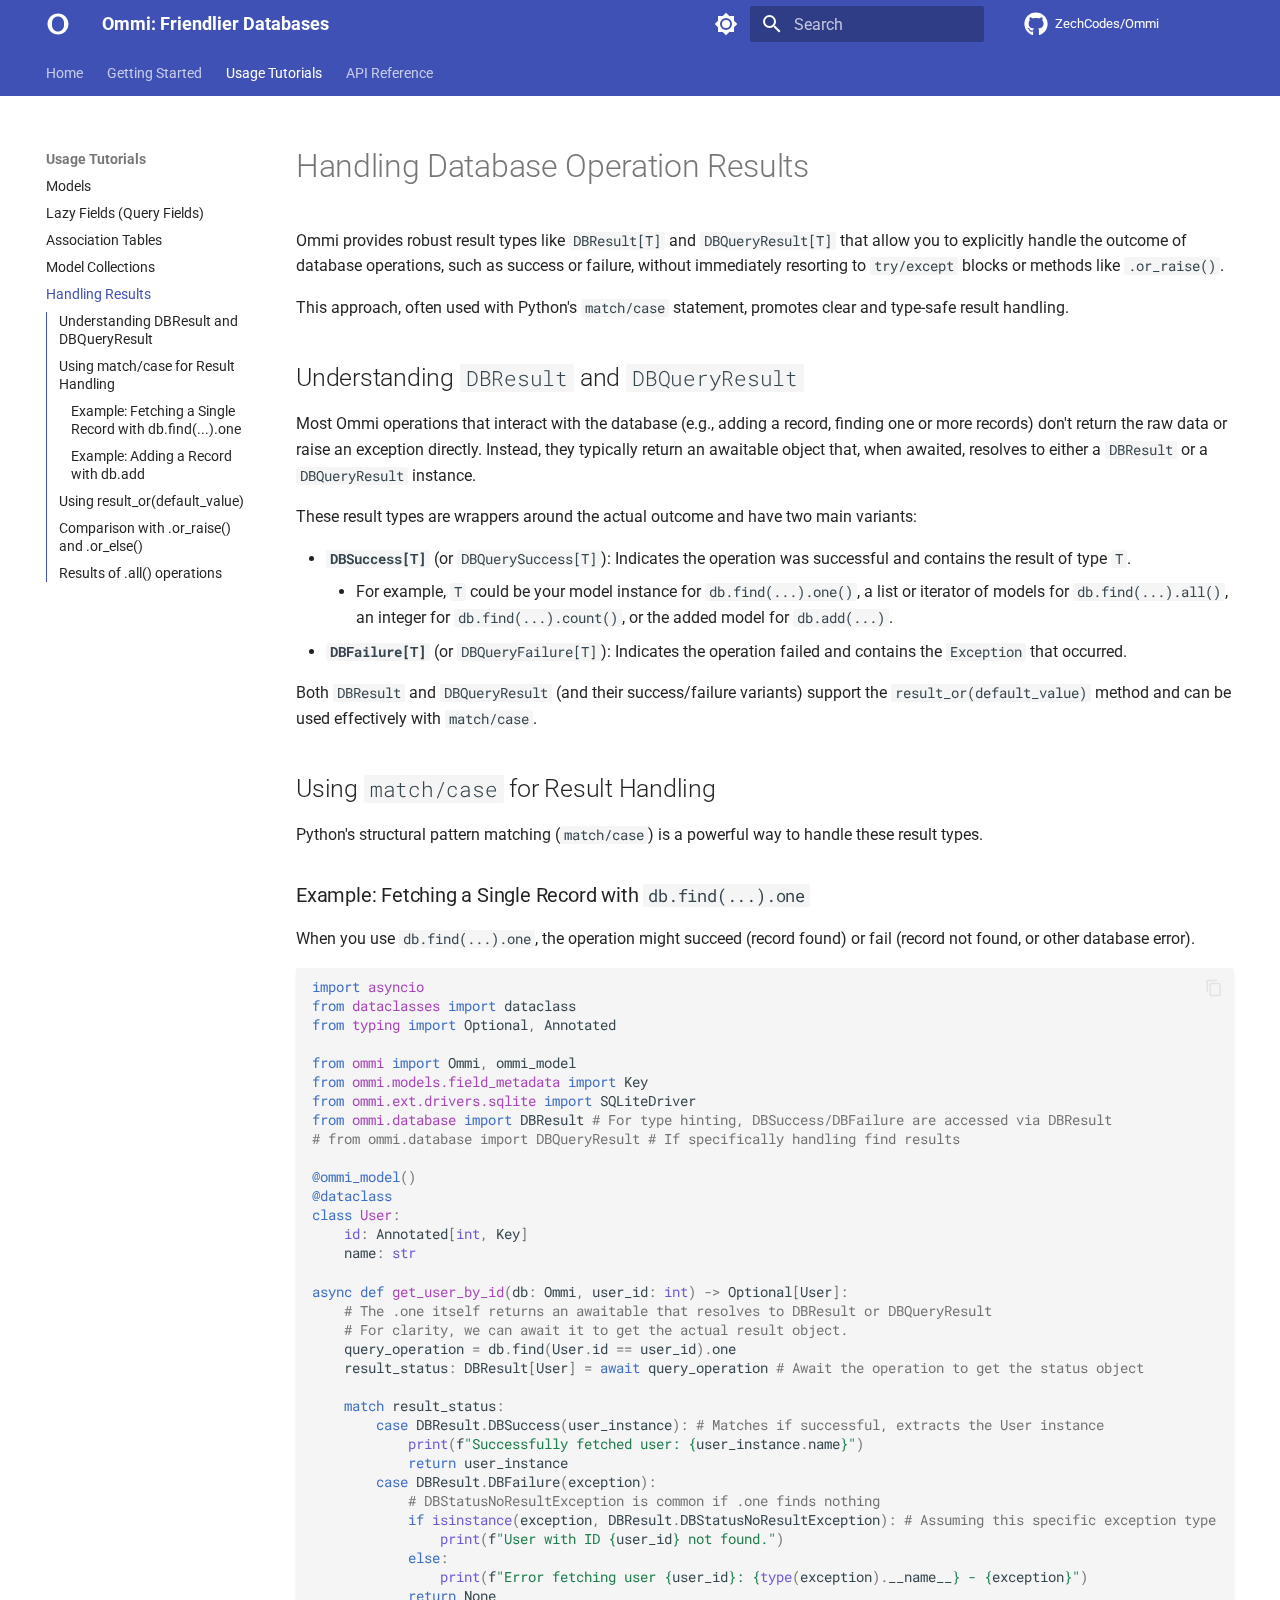
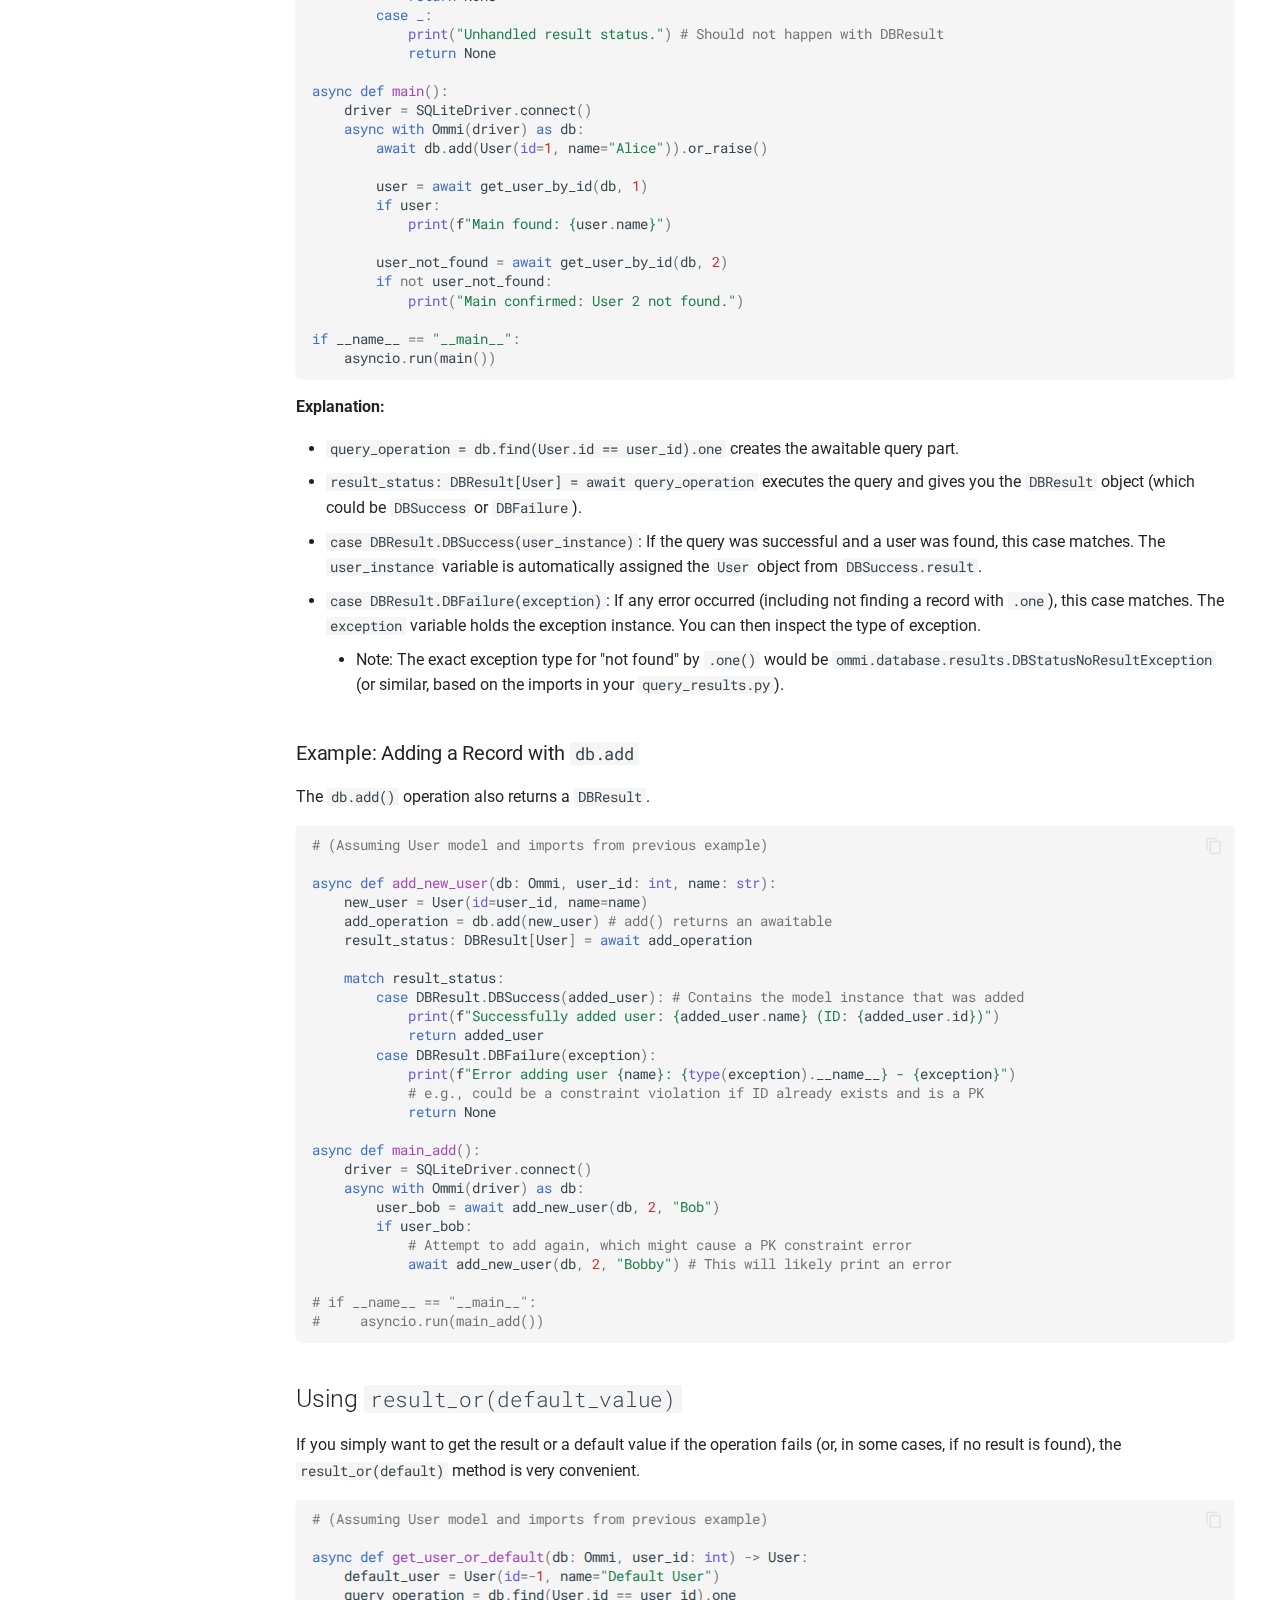
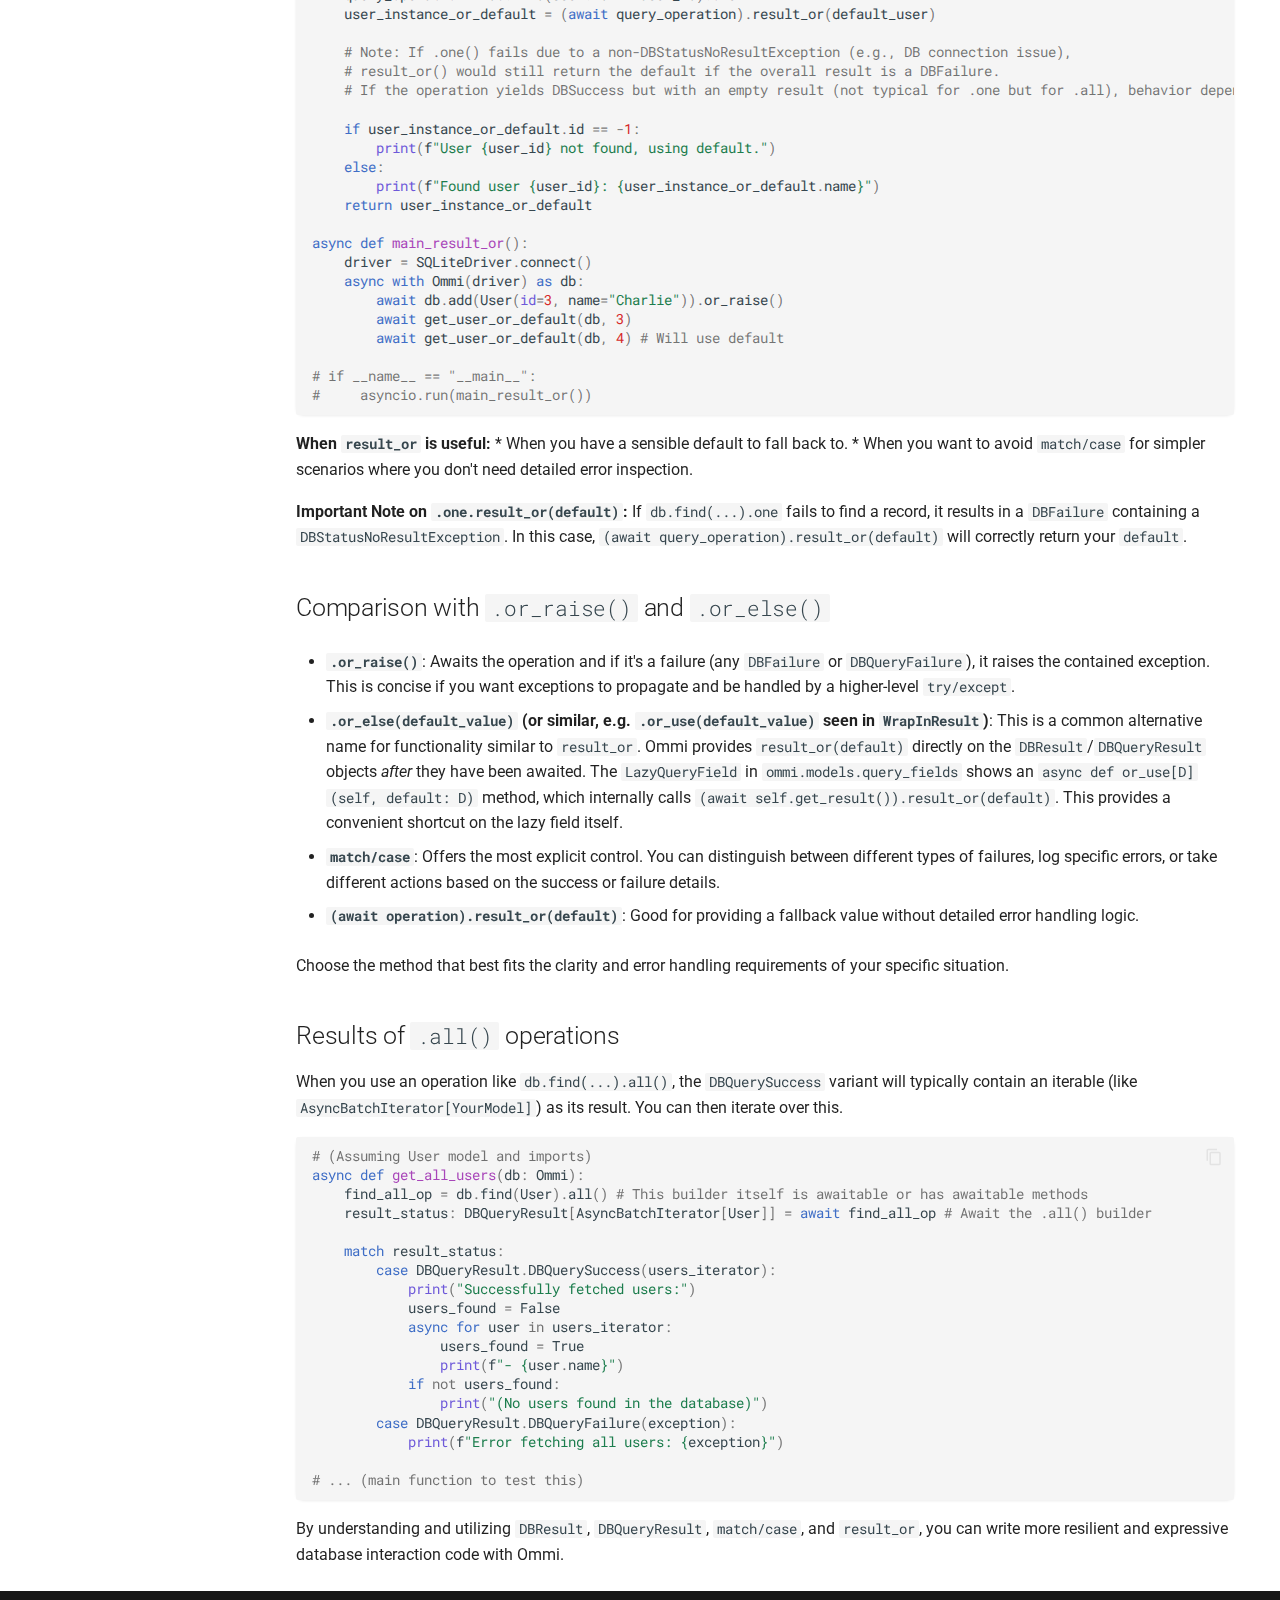
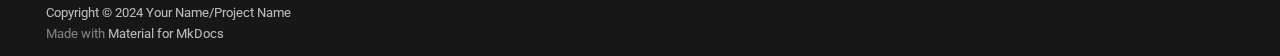
<file: site/usage/handling-results/index.html>
<!doctype html>
<html lang="en" class="no-js">
  <head>
    
      <meta charset="utf-8">
      <meta name="viewport" content="width=device-width,initial-scale=1">
      
        <meta name="description" content="An OMM (object model mapper) for the 80% case, providing a consistent interface across database choices.">
      
      
        <meta name="author" content="Zech Zimmerman">
      
      
      
        <link rel="prev" href="../model-collections/">
      
      
        <link rel="next" href="../../api/overview/">
      
      
      <link rel="icon" href="../../assets/favicon.svg">
      <meta name="generator" content="mkdocs-1.6.1, mkdocs-material-9.6.14">
    
    
      
        <title>Handling Results - Ommi: Friendlier Databases</title>
      
    
    
      <link rel="stylesheet" href="../../assets/stylesheets/main.342714a4.min.css">
      
        
        <link rel="stylesheet" href="../../assets/stylesheets/palette.06af60db.min.css">
      
      


    
    
      
    
    
      
        
        
        <link rel="preconnect" href="https://fonts.gstatic.com" crossorigin>
        <link rel="stylesheet" href="https://fonts.googleapis.com/css?family=Roboto:300,300i,400,400i,700,700i%7CRoboto+Mono:400,400i,700,700i&display=fallback">
        <style>:root{--md-text-font:"Roboto";--md-code-font:"Roboto Mono"}</style>
      
    
    
      <link rel="stylesheet" href="../../assets/_mkdocstrings.css">
    
      <link rel="stylesheet" href="../../stylesheets/extra.css">
    
    <script>__md_scope=new URL("../..",location),__md_hash=e=>[...e].reduce(((e,_)=>(e<<5)-e+_.charCodeAt(0)),0),__md_get=(e,_=localStorage,t=__md_scope)=>JSON.parse(_.getItem(t.pathname+"."+e)),__md_set=(e,_,t=localStorage,a=__md_scope)=>{try{t.setItem(a.pathname+"."+e,JSON.stringify(_))}catch(e){}}</script>
    
      

    
    
    
  </head>
  
  
    
    
      
    
    
    
    
    <body dir="ltr" data-md-color-scheme="default" data-md-color-primary="indigo" data-md-color-accent="pink">
  
    
    <input class="md-toggle" data-md-toggle="drawer" type="checkbox" id="__drawer" autocomplete="off">
    <input class="md-toggle" data-md-toggle="search" type="checkbox" id="__search" autocomplete="off">
    <label class="md-overlay" for="__drawer"></label>
    <div data-md-component="skip">
      
        
        <a href="#handling-database-operation-results" class="md-skip">
          Skip to content
        </a>
      
    </div>
    <div data-md-component="announce">
      
    </div>
    
    
      

<header class="md-header" data-md-component="header">
  <nav class="md-header__inner md-grid" aria-label="Header">
    <a href="../.." title="Ommi: Friendlier Databases" class="md-header__button md-logo" aria-label="Ommi: Friendlier Databases" data-md-component="logo">
      
  <img src="../../assets/logo.svg" alt="logo">

    </a>
    <label class="md-header__button md-icon" for="__drawer">
      
      <svg xmlns="http://www.w3.org/2000/svg" viewBox="0 0 24 24"><path d="M3 6h18v2H3zm0 5h18v2H3zm0 5h18v2H3z"/></svg>
    </label>
    <div class="md-header__title" data-md-component="header-title">
      <div class="md-header__ellipsis">
        <div class="md-header__topic">
          <span class="md-ellipsis">
            Ommi: Friendlier Databases
          </span>
        </div>
        <div class="md-header__topic" data-md-component="header-topic">
          <span class="md-ellipsis">
            
              Handling Results
            
          </span>
        </div>
      </div>
    </div>
    
      
        <form class="md-header__option" data-md-component="palette">
  
    
    
    
    <input class="md-option" data-md-color-media="" data-md-color-scheme="default" data-md-color-primary="indigo" data-md-color-accent="pink"  aria-label="Switch to dark mode"  type="radio" name="__palette" id="__palette_0">
    
      <label class="md-header__button md-icon" title="Switch to dark mode" for="__palette_1" hidden>
        <svg xmlns="http://www.w3.org/2000/svg" viewBox="0 0 24 24"><path d="M12 8a4 4 0 0 0-4 4 4 4 0 0 0 4 4 4 4 0 0 0 4-4 4 4 0 0 0-4-4m0 10a6 6 0 0 1-6-6 6 6 0 0 1 6-6 6 6 0 0 1 6 6 6 6 0 0 1-6 6m8-9.31V4h-4.69L12 .69 8.69 4H4v4.69L.69 12 4 15.31V20h4.69L12 23.31 15.31 20H20v-4.69L23.31 12z"/></svg>
      </label>
    
  
    
    
    
    <input class="md-option" data-md-color-media="" data-md-color-scheme="slate" data-md-color-primary="blue" data-md-color-accent="lime"  aria-label="Switch to light mode"  type="radio" name="__palette" id="__palette_1">
    
      <label class="md-header__button md-icon" title="Switch to light mode" for="__palette_0" hidden>
        <svg xmlns="http://www.w3.org/2000/svg" viewBox="0 0 24 24"><path d="M12 18c-.89 0-1.74-.2-2.5-.55C11.56 16.5 13 14.42 13 12s-1.44-4.5-3.5-5.45C10.26 6.2 11.11 6 12 6a6 6 0 0 1 6 6 6 6 0 0 1-6 6m8-9.31V4h-4.69L12 .69 8.69 4H4v4.69L.69 12 4 15.31V20h4.69L12 23.31 15.31 20H20v-4.69L23.31 12z"/></svg>
      </label>
    
  
</form>
      
    
    
      <script>var palette=__md_get("__palette");if(palette&&palette.color){if("(prefers-color-scheme)"===palette.color.media){var media=matchMedia("(prefers-color-scheme: light)"),input=document.querySelector(media.matches?"[data-md-color-media='(prefers-color-scheme: light)']":"[data-md-color-media='(prefers-color-scheme: dark)']");palette.color.media=input.getAttribute("data-md-color-media"),palette.color.scheme=input.getAttribute("data-md-color-scheme"),palette.color.primary=input.getAttribute("data-md-color-primary"),palette.color.accent=input.getAttribute("data-md-color-accent")}for(var[key,value]of Object.entries(palette.color))document.body.setAttribute("data-md-color-"+key,value)}</script>
    
    
    
      
      
        <label class="md-header__button md-icon" for="__search">
          
          <svg xmlns="http://www.w3.org/2000/svg" viewBox="0 0 24 24"><path d="M9.5 3A6.5 6.5 0 0 1 16 9.5c0 1.61-.59 3.09-1.56 4.23l.27.27h.79l5 5-1.5 1.5-5-5v-.79l-.27-.27A6.52 6.52 0 0 1 9.5 16 6.5 6.5 0 0 1 3 9.5 6.5 6.5 0 0 1 9.5 3m0 2C7 5 5 7 5 9.5S7 14 9.5 14 14 12 14 9.5 12 5 9.5 5"/></svg>
        </label>
        <div class="md-search" data-md-component="search" role="dialog">
  <label class="md-search__overlay" for="__search"></label>
  <div class="md-search__inner" role="search">
    <form class="md-search__form" name="search">
      <input type="text" class="md-search__input" name="query" aria-label="Search" placeholder="Search" autocapitalize="off" autocorrect="off" autocomplete="off" spellcheck="false" data-md-component="search-query" required>
      <label class="md-search__icon md-icon" for="__search">
        
        <svg xmlns="http://www.w3.org/2000/svg" viewBox="0 0 24 24"><path d="M9.5 3A6.5 6.5 0 0 1 16 9.5c0 1.61-.59 3.09-1.56 4.23l.27.27h.79l5 5-1.5 1.5-5-5v-.79l-.27-.27A6.52 6.52 0 0 1 9.5 16 6.5 6.5 0 0 1 3 9.5 6.5 6.5 0 0 1 9.5 3m0 2C7 5 5 7 5 9.5S7 14 9.5 14 14 12 14 9.5 12 5 9.5 5"/></svg>
        
        <svg xmlns="http://www.w3.org/2000/svg" viewBox="0 0 24 24"><path d="M20 11v2H8l5.5 5.5-1.42 1.42L4.16 12l7.92-7.92L13.5 5.5 8 11z"/></svg>
      </label>
      <nav class="md-search__options" aria-label="Search">
        
        <button type="reset" class="md-search__icon md-icon" title="Clear" aria-label="Clear" tabindex="-1">
          
          <svg xmlns="http://www.w3.org/2000/svg" viewBox="0 0 24 24"><path d="M19 6.41 17.59 5 12 10.59 6.41 5 5 6.41 10.59 12 5 17.59 6.41 19 12 13.41 17.59 19 19 17.59 13.41 12z"/></svg>
        </button>
      </nav>
      
        <div class="md-search__suggest" data-md-component="search-suggest"></div>
      
    </form>
    <div class="md-search__output">
      <div class="md-search__scrollwrap" tabindex="0" data-md-scrollfix>
        <div class="md-search-result" data-md-component="search-result">
          <div class="md-search-result__meta">
            Initializing search
          </div>
          <ol class="md-search-result__list" role="presentation"></ol>
        </div>
      </div>
    </div>
  </div>
</div>
      
    
    
      <div class="md-header__source">
        <a href="https://github.com/ZechCodes/Ommi" title="Go to repository" class="md-source" data-md-component="source">
  <div class="md-source__icon md-icon">
    
    <svg xmlns="http://www.w3.org/2000/svg" viewBox="0 0 496 512"><!--! Font Awesome Free 6.7.2 by @fontawesome - https://fontawesome.com License - https://fontawesome.com/license/free (Icons: CC BY 4.0, Fonts: SIL OFL 1.1, Code: MIT License) Copyright 2024 Fonticons, Inc.--><path d="M165.9 397.4c0 2-2.3 3.6-5.2 3.6-3.3.3-5.6-1.3-5.6-3.6 0-2 2.3-3.6 5.2-3.6 3-.3 5.6 1.3 5.6 3.6m-31.1-4.5c-.7 2 1.3 4.3 4.3 4.9 2.6 1 5.6 0 6.2-2s-1.3-4.3-4.3-5.2c-2.6-.7-5.5.3-6.2 2.3m44.2-1.7c-2.9.7-4.9 2.6-4.6 4.9.3 2 2.9 3.3 5.9 2.6 2.9-.7 4.9-2.6 4.6-4.6-.3-1.9-3-3.2-5.9-2.9M244.8 8C106.1 8 0 113.3 0 252c0 110.9 69.8 205.8 169.5 239.2 12.8 2.3 17.3-5.6 17.3-12.1 0-6.2-.3-40.4-.3-61.4 0 0-70 15-84.7-29.8 0 0-11.4-29.1-27.8-36.6 0 0-22.9-15.7 1.6-15.4 0 0 24.9 2 38.6 25.8 21.9 38.6 58.6 27.5 72.9 20.9 2.3-16 8.8-27.1 16-33.7-55.9-6.2-112.3-14.3-112.3-110.5 0-27.5 7.6-41.3 23.6-58.9-2.6-6.5-11.1-33.3 2.6-67.9 20.9-6.5 69 27 69 27 20-5.6 41.5-8.5 62.8-8.5s42.8 2.9 62.8 8.5c0 0 48.1-33.6 69-27 13.7 34.7 5.2 61.4 2.6 67.9 16 17.7 25.8 31.5 25.8 58.9 0 96.5-58.9 104.2-114.8 110.5 9.2 7.9 17 22.9 17 46.4 0 33.7-.3 75.4-.3 83.6 0 6.5 4.6 14.4 17.3 12.1C428.2 457.8 496 362.9 496 252 496 113.3 383.5 8 244.8 8M97.2 352.9c-1.3 1-1 3.3.7 5.2 1.6 1.6 3.9 2.3 5.2 1 1.3-1 1-3.3-.7-5.2-1.6-1.6-3.9-2.3-5.2-1m-10.8-8.1c-.7 1.3.3 2.9 2.3 3.9 1.6 1 3.6.7 4.3-.7.7-1.3-.3-2.9-2.3-3.9-2-.6-3.6-.3-4.3.7m32.4 35.6c-1.6 1.3-1 4.3 1.3 6.2 2.3 2.3 5.2 2.6 6.5 1 1.3-1.3.7-4.3-1.3-6.2-2.2-2.3-5.2-2.6-6.5-1m-11.4-14.7c-1.6 1-1.6 3.6 0 5.9s4.3 3.3 5.6 2.3c1.6-1.3 1.6-3.9 0-6.2-1.4-2.3-4-3.3-5.6-2"/></svg>
  </div>
  <div class="md-source__repository">
    ZechCodes/Ommi
  </div>
</a>
      </div>
    
  </nav>
  
</header>
    
    <div class="md-container" data-md-component="container">
      
      
        
          
            
<nav class="md-tabs" aria-label="Tabs" data-md-component="tabs">
  <div class="md-grid">
    <ul class="md-tabs__list">
      
        
  
  
  
  
    <li class="md-tabs__item">
      <a href="../.." class="md-tabs__link">
        
  
  
    
  
  Home

      </a>
    </li>
  

      
        
  
  
  
  
    <li class="md-tabs__item">
      <a href="../../getting-started/" class="md-tabs__link">
        
  
  
    
  
  Getting Started

      </a>
    </li>
  

      
        
  
  
  
    
  
  
    
    
      <li class="md-tabs__item md-tabs__item--active">
        <a href="../models/" class="md-tabs__link">
          
  
  
  Usage Tutorials

        </a>
      </li>
    
  

      
        
  
  
  
  
    
    
      <li class="md-tabs__item">
        <a href="../../api/overview/" class="md-tabs__link">
          
  
  
  API Reference

        </a>
      </li>
    
  

      
    </ul>
  </div>
</nav>
          
        
      
      <main class="md-main" data-md-component="main">
        <div class="md-main__inner md-grid">
          
            
              
              <div class="md-sidebar md-sidebar--primary" data-md-component="sidebar" data-md-type="navigation" >
                <div class="md-sidebar__scrollwrap">
                  <div class="md-sidebar__inner">
                    


  


  

<nav class="md-nav md-nav--primary md-nav--lifted md-nav--integrated" aria-label="Navigation" data-md-level="0">
  <label class="md-nav__title" for="__drawer">
    <a href="../.." title="Ommi: Friendlier Databases" class="md-nav__button md-logo" aria-label="Ommi: Friendlier Databases" data-md-component="logo">
      
  <img src="../../assets/logo.svg" alt="logo">

    </a>
    Ommi: Friendlier Databases
  </label>
  
    <div class="md-nav__source">
      <a href="https://github.com/ZechCodes/Ommi" title="Go to repository" class="md-source" data-md-component="source">
  <div class="md-source__icon md-icon">
    
    <svg xmlns="http://www.w3.org/2000/svg" viewBox="0 0 496 512"><!--! Font Awesome Free 6.7.2 by @fontawesome - https://fontawesome.com License - https://fontawesome.com/license/free (Icons: CC BY 4.0, Fonts: SIL OFL 1.1, Code: MIT License) Copyright 2024 Fonticons, Inc.--><path d="M165.9 397.4c0 2-2.3 3.6-5.2 3.6-3.3.3-5.6-1.3-5.6-3.6 0-2 2.3-3.6 5.2-3.6 3-.3 5.6 1.3 5.6 3.6m-31.1-4.5c-.7 2 1.3 4.3 4.3 4.9 2.6 1 5.6 0 6.2-2s-1.3-4.3-4.3-5.2c-2.6-.7-5.5.3-6.2 2.3m44.2-1.7c-2.9.7-4.9 2.6-4.6 4.9.3 2 2.9 3.3 5.9 2.6 2.9-.7 4.9-2.6 4.6-4.6-.3-1.9-3-3.2-5.9-2.9M244.8 8C106.1 8 0 113.3 0 252c0 110.9 69.8 205.8 169.5 239.2 12.8 2.3 17.3-5.6 17.3-12.1 0-6.2-.3-40.4-.3-61.4 0 0-70 15-84.7-29.8 0 0-11.4-29.1-27.8-36.6 0 0-22.9-15.7 1.6-15.4 0 0 24.9 2 38.6 25.8 21.9 38.6 58.6 27.5 72.9 20.9 2.3-16 8.8-27.1 16-33.7-55.9-6.2-112.3-14.3-112.3-110.5 0-27.5 7.6-41.3 23.6-58.9-2.6-6.5-11.1-33.3 2.6-67.9 20.9-6.5 69 27 69 27 20-5.6 41.5-8.5 62.8-8.5s42.8 2.9 62.8 8.5c0 0 48.1-33.6 69-27 13.7 34.7 5.2 61.4 2.6 67.9 16 17.7 25.8 31.5 25.8 58.9 0 96.5-58.9 104.2-114.8 110.5 9.2 7.9 17 22.9 17 46.4 0 33.7-.3 75.4-.3 83.6 0 6.5 4.6 14.4 17.3 12.1C428.2 457.8 496 362.9 496 252 496 113.3 383.5 8 244.8 8M97.2 352.9c-1.3 1-1 3.3.7 5.2 1.6 1.6 3.9 2.3 5.2 1 1.3-1 1-3.3-.7-5.2-1.6-1.6-3.9-2.3-5.2-1m-10.8-8.1c-.7 1.3.3 2.9 2.3 3.9 1.6 1 3.6.7 4.3-.7.7-1.3-.3-2.9-2.3-3.9-2-.6-3.6-.3-4.3.7m32.4 35.6c-1.6 1.3-1 4.3 1.3 6.2 2.3 2.3 5.2 2.6 6.5 1 1.3-1.3.7-4.3-1.3-6.2-2.2-2.3-5.2-2.6-6.5-1m-11.4-14.7c-1.6 1-1.6 3.6 0 5.9s4.3 3.3 5.6 2.3c1.6-1.3 1.6-3.9 0-6.2-1.4-2.3-4-3.3-5.6-2"/></svg>
  </div>
  <div class="md-source__repository">
    ZechCodes/Ommi
  </div>
</a>
    </div>
  
  <ul class="md-nav__list" data-md-scrollfix>
    
      
      
  
  
  
  
    <li class="md-nav__item">
      <a href="../.." class="md-nav__link">
        
  
  
  <span class="md-ellipsis">
    Home
    
  </span>
  

      </a>
    </li>
  

    
      
      
  
  
  
  
    <li class="md-nav__item">
      <a href="../../getting-started/" class="md-nav__link">
        
  
  
  <span class="md-ellipsis">
    Getting Started
    
  </span>
  

      </a>
    </li>
  

    
      
      
  
  
    
  
  
  
    
    
    
    
      
        
        
      
      
        
      
    
    
    <li class="md-nav__item md-nav__item--active md-nav__item--section md-nav__item--nested">
      
        
        
        <input class="md-nav__toggle md-toggle " type="checkbox" id="__nav_3" checked>
        
          
          <label class="md-nav__link" for="__nav_3" id="__nav_3_label" tabindex="">
            
  
  
  <span class="md-ellipsis">
    Usage Tutorials
    
  </span>
  

            <span class="md-nav__icon md-icon"></span>
          </label>
        
        <nav class="md-nav" data-md-level="1" aria-labelledby="__nav_3_label" aria-expanded="true">
          <label class="md-nav__title" for="__nav_3">
            <span class="md-nav__icon md-icon"></span>
            Usage Tutorials
          </label>
          <ul class="md-nav__list" data-md-scrollfix>
            
              
                
  
  
  
  
    <li class="md-nav__item">
      <a href="../models/" class="md-nav__link">
        
  
  
  <span class="md-ellipsis">
    Models
    
  </span>
  

      </a>
    </li>
  

              
            
              
                
  
  
  
  
    <li class="md-nav__item">
      <a href="../lazy-fields/" class="md-nav__link">
        
  
  
  <span class="md-ellipsis">
    Lazy Fields (Query Fields)
    
  </span>
  

      </a>
    </li>
  

              
            
              
                
  
  
  
  
    <li class="md-nav__item">
      <a href="../association-tables/" class="md-nav__link">
        
  
  
  <span class="md-ellipsis">
    Association Tables
    
  </span>
  

      </a>
    </li>
  

              
            
              
                
  
  
  
  
    <li class="md-nav__item">
      <a href="../model-collections/" class="md-nav__link">
        
  
  
  <span class="md-ellipsis">
    Model Collections
    
  </span>
  

      </a>
    </li>
  

              
            
              
                
  
  
    
  
  
  
    <li class="md-nav__item md-nav__item--active">
      
      <input class="md-nav__toggle md-toggle" type="checkbox" id="__toc">
      
      
        
      
      
        <label class="md-nav__link md-nav__link--active" for="__toc">
          
  
  
  <span class="md-ellipsis">
    Handling Results
    
  </span>
  

          <span class="md-nav__icon md-icon"></span>
        </label>
      
      <a href="./" class="md-nav__link md-nav__link--active">
        
  
  
  <span class="md-ellipsis">
    Handling Results
    
  </span>
  

      </a>
      
        

<nav class="md-nav md-nav--secondary" aria-label="Table of contents">
  
  
  
    
  
  
    <label class="md-nav__title" for="__toc">
      <span class="md-nav__icon md-icon"></span>
      Table of contents
    </label>
    <ul class="md-nav__list" data-md-component="toc" data-md-scrollfix>
      
        <li class="md-nav__item">
  <a href="#understanding-dbresult-and-dbqueryresult" class="md-nav__link">
    <span class="md-ellipsis">
      Understanding DBResult and DBQueryResult
    </span>
  </a>
  
</li>
      
        <li class="md-nav__item">
  <a href="#using-matchcase-for-result-handling" class="md-nav__link">
    <span class="md-ellipsis">
      Using match/case for Result Handling
    </span>
  </a>
  
    <nav class="md-nav" aria-label="Using match/case for Result Handling">
      <ul class="md-nav__list">
        
          <li class="md-nav__item">
  <a href="#example-fetching-a-single-record-with-dbfindone" class="md-nav__link">
    <span class="md-ellipsis">
      Example: Fetching a Single Record with db.find(...).one
    </span>
  </a>
  
</li>
        
          <li class="md-nav__item">
  <a href="#example-adding-a-record-with-dbadd" class="md-nav__link">
    <span class="md-ellipsis">
      Example: Adding a Record with db.add
    </span>
  </a>
  
</li>
        
      </ul>
    </nav>
  
</li>
      
        <li class="md-nav__item">
  <a href="#using-result_ordefault_value" class="md-nav__link">
    <span class="md-ellipsis">
      Using result_or(default_value)
    </span>
  </a>
  
</li>
      
        <li class="md-nav__item">
  <a href="#comparison-with-or_raise-and-or_else" class="md-nav__link">
    <span class="md-ellipsis">
      Comparison with .or_raise() and .or_else()
    </span>
  </a>
  
</li>
      
        <li class="md-nav__item">
  <a href="#results-of-all-operations" class="md-nav__link">
    <span class="md-ellipsis">
      Results of .all() operations
    </span>
  </a>
  
</li>
      
    </ul>
  
</nav>
      
    </li>
  

              
            
          </ul>
        </nav>
      
    </li>
  

    
      
      
  
  
  
  
    
    
    
    
      
      
        
      
    
    
    <li class="md-nav__item md-nav__item--nested">
      
        
        
          
        
        <input class="md-nav__toggle md-toggle md-toggle--indeterminate" type="checkbox" id="__nav_4" >
        
          
          <label class="md-nav__link" for="__nav_4" id="__nav_4_label" tabindex="0">
            
  
  
  <span class="md-ellipsis">
    API Reference
    
  </span>
  

            <span class="md-nav__icon md-icon"></span>
          </label>
        
        <nav class="md-nav" data-md-level="1" aria-labelledby="__nav_4_label" aria-expanded="false">
          <label class="md-nav__title" for="__nav_4">
            <span class="md-nav__icon md-icon"></span>
            API Reference
          </label>
          <ul class="md-nav__list" data-md-scrollfix>
            
              
                
  
  
  
  
    <li class="md-nav__item">
      <a href="../../api/overview/" class="md-nav__link">
        
  
  
  <span class="md-ellipsis">
    Overview
    
  </span>
  

      </a>
    </li>
  

              
            
              
                
  
  
  
  
    <li class="md-nav__item">
      <a href="../../api/core/" class="md-nav__link">
        
  
  
  <span class="md-ellipsis">
    Core
    
  </span>
  

      </a>
    </li>
  

              
            
              
                
  
  
  
  
    <li class="md-nav__item">
      <a href="../../api/drivers/" class="md-nav__link">
        
  
  
  <span class="md-ellipsis">
    Drivers
    
  </span>
  

      </a>
    </li>
  

              
            
              
                
  
  
  
  
    <li class="md-nav__item">
      <a href="../../api/models/" class="md-nav__link">
        
  
  
  <span class="md-ellipsis">
    Models & Fields
    
  </span>
  

      </a>
    </li>
  

              
            
              
                
  
  
  
  
    <li class="md-nav__item">
      <a href="../../api/ommi_model/" class="md-nav__link">
        
  
  
  <span class="md-ellipsis">
    OmmiModel
    
  </span>
  

      </a>
    </li>
  

              
            
              
                
  
  
  
  
    <li class="md-nav__item">
      <a href="../../api/results/" class="md-nav__link">
        
  
  
  <span class="md-ellipsis">
    Results
    
  </span>
  

      </a>
    </li>
  

              
            
              
                
  
  
  
  
    <li class="md-nav__item">
      <a href="../../api/lazy_fields/" class="md-nav__link">
        
  
  
  <span class="md-ellipsis">
    Lazy Fields
    
  </span>
  

      </a>
    </li>
  

              
            
          </ul>
        </nav>
      
    </li>
  

    
  </ul>
</nav>
                  </div>
                </div>
              </div>
            
            
          
          
            <div class="md-content" data-md-component="content">
              <article class="md-content__inner md-typeset">
                
                  


  
  


<h1 id="handling-database-operation-results">Handling Database Operation Results<a class="headerlink" href="#handling-database-operation-results" title="Permanent link">&para;</a></h1>
<p>Ommi provides robust result types like <code>DBResult[T]</code> and <code>DBQueryResult[T]</code> that allow you to explicitly handle the outcome of database operations, such as success or failure, without immediately resorting to <code>try/except</code> blocks or methods like <code>.or_raise()</code>.</p>
<p>This approach, often used with Python's <code>match/case</code> statement, promotes clear and type-safe result handling.</p>
<h2 id="understanding-dbresult-and-dbqueryresult">Understanding <code>DBResult</code> and <code>DBQueryResult</code><a class="headerlink" href="#understanding-dbresult-and-dbqueryresult" title="Permanent link">&para;</a></h2>
<p>Most Ommi operations that interact with the database (e.g., adding a record, finding one or more records) don't return the raw data or raise an exception directly. Instead, they typically return an awaitable object that, when awaited, resolves to either a <code>DBResult</code> or a <code>DBQueryResult</code> instance.</p>
<p>These result types are wrappers around the actual outcome and have two main variants:</p>
<ul>
<li><strong><code>DBSuccess[T]</code></strong> (or <code>DBQuerySuccess[T]</code>): Indicates the operation was successful and contains the result of type <code>T</code>.<ul>
<li>For example, <code>T</code> could be your model instance for <code>db.find(...).one()</code>, a list or iterator of models for <code>db.find(...).all()</code>, an integer for <code>db.find(...).count()</code>, or the added model for <code>db.add(...)</code>.</li>
</ul>
</li>
<li><strong><code>DBFailure[T]</code></strong> (or <code>DBQueryFailure[T]</code>): Indicates the operation failed and contains the <code>Exception</code> that occurred.</li>
</ul>
<p>Both <code>DBResult</code> and <code>DBQueryResult</code> (and their success/failure variants) support the <code>result_or(default_value)</code> method and can be used effectively with <code>match/case</code>.</p>
<h2 id="using-matchcase-for-result-handling">Using <code>match/case</code> for Result Handling<a class="headerlink" href="#using-matchcase-for-result-handling" title="Permanent link">&para;</a></h2>
<p>Python's structural pattern matching (<code>match/case</code>) is a powerful way to handle these result types.</p>
<h3 id="example-fetching-a-single-record-with-dbfindone">Example: Fetching a Single Record with <code>db.find(...).one</code><a class="headerlink" href="#example-fetching-a-single-record-with-dbfindone" title="Permanent link">&para;</a></h3>
<p>When you use <code>db.find(...).one</code>, the operation might succeed (record found) or fail (record not found, or other database error).</p>
<div class="highlight"><pre><span></span><code><span id="__span-0-1"><a id="__codelineno-0-1" name="__codelineno-0-1" href="#__codelineno-0-1"></a><span class="kn">import</span><span class="w"> </span><span class="nn">asyncio</span>
</span><span id="__span-0-2"><a id="__codelineno-0-2" name="__codelineno-0-2" href="#__codelineno-0-2"></a><span class="kn">from</span><span class="w"> </span><span class="nn">dataclasses</span><span class="w"> </span><span class="kn">import</span> <span class="n">dataclass</span>
</span><span id="__span-0-3"><a id="__codelineno-0-3" name="__codelineno-0-3" href="#__codelineno-0-3"></a><span class="kn">from</span><span class="w"> </span><span class="nn">typing</span><span class="w"> </span><span class="kn">import</span> <span class="n">Optional</span><span class="p">,</span> <span class="n">Annotated</span>
</span><span id="__span-0-4"><a id="__codelineno-0-4" name="__codelineno-0-4" href="#__codelineno-0-4"></a>
</span><span id="__span-0-5"><a id="__codelineno-0-5" name="__codelineno-0-5" href="#__codelineno-0-5"></a><span class="kn">from</span><span class="w"> </span><span class="nn">ommi</span><span class="w"> </span><span class="kn">import</span> <span class="n">Ommi</span><span class="p">,</span> <span class="n">ommi_model</span>
</span><span id="__span-0-6"><a id="__codelineno-0-6" name="__codelineno-0-6" href="#__codelineno-0-6"></a><span class="kn">from</span><span class="w"> </span><span class="nn">ommi.models.field_metadata</span><span class="w"> </span><span class="kn">import</span> <span class="n">Key</span>
</span><span id="__span-0-7"><a id="__codelineno-0-7" name="__codelineno-0-7" href="#__codelineno-0-7"></a><span class="kn">from</span><span class="w"> </span><span class="nn">ommi.ext.drivers.sqlite</span><span class="w"> </span><span class="kn">import</span> <span class="n">SQLiteDriver</span>
</span><span id="__span-0-8"><a id="__codelineno-0-8" name="__codelineno-0-8" href="#__codelineno-0-8"></a><span class="kn">from</span><span class="w"> </span><span class="nn">ommi.database</span><span class="w"> </span><span class="kn">import</span> <span class="n">DBResult</span> <span class="c1"># For type hinting, DBSuccess/DBFailure are accessed via DBResult</span>
</span><span id="__span-0-9"><a id="__codelineno-0-9" name="__codelineno-0-9" href="#__codelineno-0-9"></a><span class="c1"># from ommi.database import DBQueryResult # If specifically handling find results</span>
</span><span id="__span-0-10"><a id="__codelineno-0-10" name="__codelineno-0-10" href="#__codelineno-0-10"></a>
</span><span id="__span-0-11"><a id="__codelineno-0-11" name="__codelineno-0-11" href="#__codelineno-0-11"></a><span class="nd">@ommi_model</span><span class="p">()</span>
</span><span id="__span-0-12"><a id="__codelineno-0-12" name="__codelineno-0-12" href="#__codelineno-0-12"></a><span class="nd">@dataclass</span>
</span><span id="__span-0-13"><a id="__codelineno-0-13" name="__codelineno-0-13" href="#__codelineno-0-13"></a><span class="k">class</span><span class="w"> </span><span class="nc">User</span><span class="p">:</span>
</span><span id="__span-0-14"><a id="__codelineno-0-14" name="__codelineno-0-14" href="#__codelineno-0-14"></a>    <span class="nb">id</span><span class="p">:</span> <span class="n">Annotated</span><span class="p">[</span><span class="nb">int</span><span class="p">,</span> <span class="n">Key</span><span class="p">]</span>
</span><span id="__span-0-15"><a id="__codelineno-0-15" name="__codelineno-0-15" href="#__codelineno-0-15"></a>    <span class="n">name</span><span class="p">:</span> <span class="nb">str</span>
</span><span id="__span-0-16"><a id="__codelineno-0-16" name="__codelineno-0-16" href="#__codelineno-0-16"></a>
</span><span id="__span-0-17"><a id="__codelineno-0-17" name="__codelineno-0-17" href="#__codelineno-0-17"></a><span class="k">async</span> <span class="k">def</span><span class="w"> </span><span class="nf">get_user_by_id</span><span class="p">(</span><span class="n">db</span><span class="p">:</span> <span class="n">Ommi</span><span class="p">,</span> <span class="n">user_id</span><span class="p">:</span> <span class="nb">int</span><span class="p">)</span> <span class="o">-&gt;</span> <span class="n">Optional</span><span class="p">[</span><span class="n">User</span><span class="p">]:</span>
</span><span id="__span-0-18"><a id="__codelineno-0-18" name="__codelineno-0-18" href="#__codelineno-0-18"></a>    <span class="c1"># The .one itself returns an awaitable that resolves to DBResult or DBQueryResult</span>
</span><span id="__span-0-19"><a id="__codelineno-0-19" name="__codelineno-0-19" href="#__codelineno-0-19"></a>    <span class="c1"># For clarity, we can await it to get the actual result object.</span>
</span><span id="__span-0-20"><a id="__codelineno-0-20" name="__codelineno-0-20" href="#__codelineno-0-20"></a>    <span class="n">query_operation</span> <span class="o">=</span> <span class="n">db</span><span class="o">.</span><span class="n">find</span><span class="p">(</span><span class="n">User</span><span class="o">.</span><span class="n">id</span> <span class="o">==</span> <span class="n">user_id</span><span class="p">)</span><span class="o">.</span><span class="n">one</span>
</span><span id="__span-0-21"><a id="__codelineno-0-21" name="__codelineno-0-21" href="#__codelineno-0-21"></a>    <span class="n">result_status</span><span class="p">:</span> <span class="n">DBResult</span><span class="p">[</span><span class="n">User</span><span class="p">]</span> <span class="o">=</span> <span class="k">await</span> <span class="n">query_operation</span> <span class="c1"># Await the operation to get the status object</span>
</span><span id="__span-0-22"><a id="__codelineno-0-22" name="__codelineno-0-22" href="#__codelineno-0-22"></a>
</span><span id="__span-0-23"><a id="__codelineno-0-23" name="__codelineno-0-23" href="#__codelineno-0-23"></a>    <span class="k">match</span> <span class="n">result_status</span><span class="p">:</span>
</span><span id="__span-0-24"><a id="__codelineno-0-24" name="__codelineno-0-24" href="#__codelineno-0-24"></a>        <span class="k">case</span> <span class="n">DBResult</span><span class="o">.</span><span class="n">DBSuccess</span><span class="p">(</span><span class="n">user_instance</span><span class="p">):</span> <span class="c1"># Matches if successful, extracts the User instance</span>
</span><span id="__span-0-25"><a id="__codelineno-0-25" name="__codelineno-0-25" href="#__codelineno-0-25"></a>            <span class="nb">print</span><span class="p">(</span><span class="sa">f</span><span class="s2">&quot;Successfully fetched user: </span><span class="si">{</span><span class="n">user_instance</span><span class="o">.</span><span class="n">name</span><span class="si">}</span><span class="s2">&quot;</span><span class="p">)</span>
</span><span id="__span-0-26"><a id="__codelineno-0-26" name="__codelineno-0-26" href="#__codelineno-0-26"></a>            <span class="k">return</span> <span class="n">user_instance</span>
</span><span id="__span-0-27"><a id="__codelineno-0-27" name="__codelineno-0-27" href="#__codelineno-0-27"></a>        <span class="k">case</span> <span class="n">DBResult</span><span class="o">.</span><span class="n">DBFailure</span><span class="p">(</span><span class="n">exception</span><span class="p">):</span>
</span><span id="__span-0-28"><a id="__codelineno-0-28" name="__codelineno-0-28" href="#__codelineno-0-28"></a>            <span class="c1"># DBStatusNoResultException is common if .one finds nothing</span>
</span><span id="__span-0-29"><a id="__codelineno-0-29" name="__codelineno-0-29" href="#__codelineno-0-29"></a>            <span class="k">if</span> <span class="nb">isinstance</span><span class="p">(</span><span class="n">exception</span><span class="p">,</span> <span class="n">DBResult</span><span class="o">.</span><span class="n">DBStatusNoResultException</span><span class="p">):</span> <span class="c1"># Assuming this specific exception type</span>
</span><span id="__span-0-30"><a id="__codelineno-0-30" name="__codelineno-0-30" href="#__codelineno-0-30"></a>                <span class="nb">print</span><span class="p">(</span><span class="sa">f</span><span class="s2">&quot;User with ID </span><span class="si">{</span><span class="n">user_id</span><span class="si">}</span><span class="s2"> not found.&quot;</span><span class="p">)</span>
</span><span id="__span-0-31"><a id="__codelineno-0-31" name="__codelineno-0-31" href="#__codelineno-0-31"></a>            <span class="k">else</span><span class="p">:</span>
</span><span id="__span-0-32"><a id="__codelineno-0-32" name="__codelineno-0-32" href="#__codelineno-0-32"></a>                <span class="nb">print</span><span class="p">(</span><span class="sa">f</span><span class="s2">&quot;Error fetching user </span><span class="si">{</span><span class="n">user_id</span><span class="si">}</span><span class="s2">: </span><span class="si">{</span><span class="nb">type</span><span class="p">(</span><span class="n">exception</span><span class="p">)</span><span class="o">.</span><span class="vm">__name__</span><span class="si">}</span><span class="s2"> - </span><span class="si">{</span><span class="n">exception</span><span class="si">}</span><span class="s2">&quot;</span><span class="p">)</span>
</span><span id="__span-0-33"><a id="__codelineno-0-33" name="__codelineno-0-33" href="#__codelineno-0-33"></a>            <span class="k">return</span> <span class="kc">None</span>
</span><span id="__span-0-34"><a id="__codelineno-0-34" name="__codelineno-0-34" href="#__codelineno-0-34"></a>        <span class="k">case</span><span class="w"> </span><span class="k">_</span><span class="p">:</span>
</span><span id="__span-0-35"><a id="__codelineno-0-35" name="__codelineno-0-35" href="#__codelineno-0-35"></a>            <span class="nb">print</span><span class="p">(</span><span class="s2">&quot;Unhandled result status.&quot;</span><span class="p">)</span> <span class="c1"># Should not happen with DBResult</span>
</span><span id="__span-0-36"><a id="__codelineno-0-36" name="__codelineno-0-36" href="#__codelineno-0-36"></a>            <span class="k">return</span> <span class="kc">None</span>
</span><span id="__span-0-37"><a id="__codelineno-0-37" name="__codelineno-0-37" href="#__codelineno-0-37"></a>
</span><span id="__span-0-38"><a id="__codelineno-0-38" name="__codelineno-0-38" href="#__codelineno-0-38"></a><span class="k">async</span> <span class="k">def</span><span class="w"> </span><span class="nf">main</span><span class="p">():</span>
</span><span id="__span-0-39"><a id="__codelineno-0-39" name="__codelineno-0-39" href="#__codelineno-0-39"></a>    <span class="n">driver</span> <span class="o">=</span> <span class="n">SQLiteDriver</span><span class="o">.</span><span class="n">connect</span><span class="p">()</span>
</span><span id="__span-0-40"><a id="__codelineno-0-40" name="__codelineno-0-40" href="#__codelineno-0-40"></a>    <span class="k">async</span> <span class="k">with</span> <span class="n">Ommi</span><span class="p">(</span><span class="n">driver</span><span class="p">)</span> <span class="k">as</span> <span class="n">db</span><span class="p">:</span>
</span><span id="__span-0-41"><a id="__codelineno-0-41" name="__codelineno-0-41" href="#__codelineno-0-41"></a>        <span class="k">await</span> <span class="n">db</span><span class="o">.</span><span class="n">add</span><span class="p">(</span><span class="n">User</span><span class="p">(</span><span class="nb">id</span><span class="o">=</span><span class="mi">1</span><span class="p">,</span> <span class="n">name</span><span class="o">=</span><span class="s2">&quot;Alice&quot;</span><span class="p">))</span><span class="o">.</span><span class="n">or_raise</span><span class="p">()</span>
</span><span id="__span-0-42"><a id="__codelineno-0-42" name="__codelineno-0-42" href="#__codelineno-0-42"></a>
</span><span id="__span-0-43"><a id="__codelineno-0-43" name="__codelineno-0-43" href="#__codelineno-0-43"></a>        <span class="n">user</span> <span class="o">=</span> <span class="k">await</span> <span class="n">get_user_by_id</span><span class="p">(</span><span class="n">db</span><span class="p">,</span> <span class="mi">1</span><span class="p">)</span>
</span><span id="__span-0-44"><a id="__codelineno-0-44" name="__codelineno-0-44" href="#__codelineno-0-44"></a>        <span class="k">if</span> <span class="n">user</span><span class="p">:</span>
</span><span id="__span-0-45"><a id="__codelineno-0-45" name="__codelineno-0-45" href="#__codelineno-0-45"></a>            <span class="nb">print</span><span class="p">(</span><span class="sa">f</span><span class="s2">&quot;Main found: </span><span class="si">{</span><span class="n">user</span><span class="o">.</span><span class="n">name</span><span class="si">}</span><span class="s2">&quot;</span><span class="p">)</span>
</span><span id="__span-0-46"><a id="__codelineno-0-46" name="__codelineno-0-46" href="#__codelineno-0-46"></a>
</span><span id="__span-0-47"><a id="__codelineno-0-47" name="__codelineno-0-47" href="#__codelineno-0-47"></a>        <span class="n">user_not_found</span> <span class="o">=</span> <span class="k">await</span> <span class="n">get_user_by_id</span><span class="p">(</span><span class="n">db</span><span class="p">,</span> <span class="mi">2</span><span class="p">)</span>
</span><span id="__span-0-48"><a id="__codelineno-0-48" name="__codelineno-0-48" href="#__codelineno-0-48"></a>        <span class="k">if</span> <span class="ow">not</span> <span class="n">user_not_found</span><span class="p">:</span>
</span><span id="__span-0-49"><a id="__codelineno-0-49" name="__codelineno-0-49" href="#__codelineno-0-49"></a>            <span class="nb">print</span><span class="p">(</span><span class="s2">&quot;Main confirmed: User 2 not found.&quot;</span><span class="p">)</span>
</span><span id="__span-0-50"><a id="__codelineno-0-50" name="__codelineno-0-50" href="#__codelineno-0-50"></a>
</span><span id="__span-0-51"><a id="__codelineno-0-51" name="__codelineno-0-51" href="#__codelineno-0-51"></a><span class="k">if</span> <span class="vm">__name__</span> <span class="o">==</span> <span class="s2">&quot;__main__&quot;</span><span class="p">:</span>
</span><span id="__span-0-52"><a id="__codelineno-0-52" name="__codelineno-0-52" href="#__codelineno-0-52"></a>    <span class="n">asyncio</span><span class="o">.</span><span class="n">run</span><span class="p">(</span><span class="n">main</span><span class="p">())</span>
</span></code></pre></div>
<p><strong>Explanation:</strong></p>
<ul>
<li><code>query_operation = db.find(User.id == user_id).one</code> creates the awaitable query part.</li>
<li><code>result_status: DBResult[User] = await query_operation</code> executes the query and gives you the <code>DBResult</code> object (which could be <code>DBSuccess</code> or <code>DBFailure</code>).</li>
<li><code>case DBResult.DBSuccess(user_instance)</code>: If the query was successful and a user was found, this case matches. The <code>user_instance</code> variable is automatically assigned the <code>User</code> object from <code>DBSuccess.result</code>.</li>
<li><code>case DBResult.DBFailure(exception)</code>: If any error occurred (including not finding a record with <code>.one</code>), this case matches. The <code>exception</code> variable holds the exception instance. You can then inspect the type of exception.<ul>
<li>Note: The exact exception type for "not found" by <code>.one()</code> would be <code>ommi.database.results.DBStatusNoResultException</code> (or similar, based on the imports in your <code>query_results.py</code>).</li>
</ul>
</li>
</ul>
<h3 id="example-adding-a-record-with-dbadd">Example: Adding a Record with <code>db.add</code><a class="headerlink" href="#example-adding-a-record-with-dbadd" title="Permanent link">&para;</a></h3>
<p>The <code>db.add()</code> operation also returns a <code>DBResult</code>.</p>
<div class="highlight"><pre><span></span><code><span id="__span-1-1"><a id="__codelineno-1-1" name="__codelineno-1-1" href="#__codelineno-1-1"></a><span class="c1"># (Assuming User model and imports from previous example)</span>
</span><span id="__span-1-2"><a id="__codelineno-1-2" name="__codelineno-1-2" href="#__codelineno-1-2"></a>
</span><span id="__span-1-3"><a id="__codelineno-1-3" name="__codelineno-1-3" href="#__codelineno-1-3"></a><span class="k">async</span> <span class="k">def</span><span class="w"> </span><span class="nf">add_new_user</span><span class="p">(</span><span class="n">db</span><span class="p">:</span> <span class="n">Ommi</span><span class="p">,</span> <span class="n">user_id</span><span class="p">:</span> <span class="nb">int</span><span class="p">,</span> <span class="n">name</span><span class="p">:</span> <span class="nb">str</span><span class="p">):</span>
</span><span id="__span-1-4"><a id="__codelineno-1-4" name="__codelineno-1-4" href="#__codelineno-1-4"></a>    <span class="n">new_user</span> <span class="o">=</span> <span class="n">User</span><span class="p">(</span><span class="nb">id</span><span class="o">=</span><span class="n">user_id</span><span class="p">,</span> <span class="n">name</span><span class="o">=</span><span class="n">name</span><span class="p">)</span>
</span><span id="__span-1-5"><a id="__codelineno-1-5" name="__codelineno-1-5" href="#__codelineno-1-5"></a>    <span class="n">add_operation</span> <span class="o">=</span> <span class="n">db</span><span class="o">.</span><span class="n">add</span><span class="p">(</span><span class="n">new_user</span><span class="p">)</span> <span class="c1"># add() returns an awaitable</span>
</span><span id="__span-1-6"><a id="__codelineno-1-6" name="__codelineno-1-6" href="#__codelineno-1-6"></a>    <span class="n">result_status</span><span class="p">:</span> <span class="n">DBResult</span><span class="p">[</span><span class="n">User</span><span class="p">]</span> <span class="o">=</span> <span class="k">await</span> <span class="n">add_operation</span>
</span><span id="__span-1-7"><a id="__codelineno-1-7" name="__codelineno-1-7" href="#__codelineno-1-7"></a>
</span><span id="__span-1-8"><a id="__codelineno-1-8" name="__codelineno-1-8" href="#__codelineno-1-8"></a>    <span class="k">match</span> <span class="n">result_status</span><span class="p">:</span>
</span><span id="__span-1-9"><a id="__codelineno-1-9" name="__codelineno-1-9" href="#__codelineno-1-9"></a>        <span class="k">case</span> <span class="n">DBResult</span><span class="o">.</span><span class="n">DBSuccess</span><span class="p">(</span><span class="n">added_user</span><span class="p">):</span> <span class="c1"># Contains the model instance that was added</span>
</span><span id="__span-1-10"><a id="__codelineno-1-10" name="__codelineno-1-10" href="#__codelineno-1-10"></a>            <span class="nb">print</span><span class="p">(</span><span class="sa">f</span><span class="s2">&quot;Successfully added user: </span><span class="si">{</span><span class="n">added_user</span><span class="o">.</span><span class="n">name</span><span class="si">}</span><span class="s2"> (ID: </span><span class="si">{</span><span class="n">added_user</span><span class="o">.</span><span class="n">id</span><span class="si">}</span><span class="s2">)&quot;</span><span class="p">)</span>
</span><span id="__span-1-11"><a id="__codelineno-1-11" name="__codelineno-1-11" href="#__codelineno-1-11"></a>            <span class="k">return</span> <span class="n">added_user</span>
</span><span id="__span-1-12"><a id="__codelineno-1-12" name="__codelineno-1-12" href="#__codelineno-1-12"></a>        <span class="k">case</span> <span class="n">DBResult</span><span class="o">.</span><span class="n">DBFailure</span><span class="p">(</span><span class="n">exception</span><span class="p">):</span>
</span><span id="__span-1-13"><a id="__codelineno-1-13" name="__codelineno-1-13" href="#__codelineno-1-13"></a>            <span class="nb">print</span><span class="p">(</span><span class="sa">f</span><span class="s2">&quot;Error adding user </span><span class="si">{</span><span class="n">name</span><span class="si">}</span><span class="s2">: </span><span class="si">{</span><span class="nb">type</span><span class="p">(</span><span class="n">exception</span><span class="p">)</span><span class="o">.</span><span class="vm">__name__</span><span class="si">}</span><span class="s2"> - </span><span class="si">{</span><span class="n">exception</span><span class="si">}</span><span class="s2">&quot;</span><span class="p">)</span>
</span><span id="__span-1-14"><a id="__codelineno-1-14" name="__codelineno-1-14" href="#__codelineno-1-14"></a>            <span class="c1"># e.g., could be a constraint violation if ID already exists and is a PK</span>
</span><span id="__span-1-15"><a id="__codelineno-1-15" name="__codelineno-1-15" href="#__codelineno-1-15"></a>            <span class="k">return</span> <span class="kc">None</span>
</span><span id="__span-1-16"><a id="__codelineno-1-16" name="__codelineno-1-16" href="#__codelineno-1-16"></a>
</span><span id="__span-1-17"><a id="__codelineno-1-17" name="__codelineno-1-17" href="#__codelineno-1-17"></a><span class="k">async</span> <span class="k">def</span><span class="w"> </span><span class="nf">main_add</span><span class="p">():</span>
</span><span id="__span-1-18"><a id="__codelineno-1-18" name="__codelineno-1-18" href="#__codelineno-1-18"></a>    <span class="n">driver</span> <span class="o">=</span> <span class="n">SQLiteDriver</span><span class="o">.</span><span class="n">connect</span><span class="p">()</span>
</span><span id="__span-1-19"><a id="__codelineno-1-19" name="__codelineno-1-19" href="#__codelineno-1-19"></a>    <span class="k">async</span> <span class="k">with</span> <span class="n">Ommi</span><span class="p">(</span><span class="n">driver</span><span class="p">)</span> <span class="k">as</span> <span class="n">db</span><span class="p">:</span>
</span><span id="__span-1-20"><a id="__codelineno-1-20" name="__codelineno-1-20" href="#__codelineno-1-20"></a>        <span class="n">user_bob</span> <span class="o">=</span> <span class="k">await</span> <span class="n">add_new_user</span><span class="p">(</span><span class="n">db</span><span class="p">,</span> <span class="mi">2</span><span class="p">,</span> <span class="s2">&quot;Bob&quot;</span><span class="p">)</span>
</span><span id="__span-1-21"><a id="__codelineno-1-21" name="__codelineno-1-21" href="#__codelineno-1-21"></a>        <span class="k">if</span> <span class="n">user_bob</span><span class="p">:</span>
</span><span id="__span-1-22"><a id="__codelineno-1-22" name="__codelineno-1-22" href="#__codelineno-1-22"></a>            <span class="c1"># Attempt to add again, which might cause a PK constraint error</span>
</span><span id="__span-1-23"><a id="__codelineno-1-23" name="__codelineno-1-23" href="#__codelineno-1-23"></a>            <span class="k">await</span> <span class="n">add_new_user</span><span class="p">(</span><span class="n">db</span><span class="p">,</span> <span class="mi">2</span><span class="p">,</span> <span class="s2">&quot;Bobby&quot;</span><span class="p">)</span> <span class="c1"># This will likely print an error</span>
</span><span id="__span-1-24"><a id="__codelineno-1-24" name="__codelineno-1-24" href="#__codelineno-1-24"></a>
</span><span id="__span-1-25"><a id="__codelineno-1-25" name="__codelineno-1-25" href="#__codelineno-1-25"></a><span class="c1"># if __name__ == &quot;__main__&quot;:</span>
</span><span id="__span-1-26"><a id="__codelineno-1-26" name="__codelineno-1-26" href="#__codelineno-1-26"></a><span class="c1">#     asyncio.run(main_add())</span>
</span></code></pre></div>
<h2 id="using-result_ordefault_value">Using <code>result_or(default_value)</code><a class="headerlink" href="#using-result_ordefault_value" title="Permanent link">&para;</a></h2>
<p>If you simply want to get the result or a default value if the operation fails (or, in some cases, if no result is found), the <code>result_or(default)</code> method is very convenient.</p>
<p><div class="highlight"><pre><span></span><code><span id="__span-2-1"><a id="__codelineno-2-1" name="__codelineno-2-1" href="#__codelineno-2-1"></a><span class="c1"># (Assuming User model and imports from previous example)</span>
</span><span id="__span-2-2"><a id="__codelineno-2-2" name="__codelineno-2-2" href="#__codelineno-2-2"></a>
</span><span id="__span-2-3"><a id="__codelineno-2-3" name="__codelineno-2-3" href="#__codelineno-2-3"></a><span class="k">async</span> <span class="k">def</span><span class="w"> </span><span class="nf">get_user_or_default</span><span class="p">(</span><span class="n">db</span><span class="p">:</span> <span class="n">Ommi</span><span class="p">,</span> <span class="n">user_id</span><span class="p">:</span> <span class="nb">int</span><span class="p">)</span> <span class="o">-&gt;</span> <span class="n">User</span><span class="p">:</span>
</span><span id="__span-2-4"><a id="__codelineno-2-4" name="__codelineno-2-4" href="#__codelineno-2-4"></a>    <span class="n">default_user</span> <span class="o">=</span> <span class="n">User</span><span class="p">(</span><span class="nb">id</span><span class="o">=-</span><span class="mi">1</span><span class="p">,</span> <span class="n">name</span><span class="o">=</span><span class="s2">&quot;Default User&quot;</span><span class="p">)</span>
</span><span id="__span-2-5"><a id="__codelineno-2-5" name="__codelineno-2-5" href="#__codelineno-2-5"></a>    <span class="n">query_operation</span> <span class="o">=</span> <span class="n">db</span><span class="o">.</span><span class="n">find</span><span class="p">(</span><span class="n">User</span><span class="o">.</span><span class="n">id</span> <span class="o">==</span> <span class="n">user_id</span><span class="p">)</span><span class="o">.</span><span class="n">one</span>
</span><span id="__span-2-6"><a id="__codelineno-2-6" name="__codelineno-2-6" href="#__codelineno-2-6"></a>    <span class="n">user_instance_or_default</span> <span class="o">=</span> <span class="p">(</span><span class="k">await</span> <span class="n">query_operation</span><span class="p">)</span><span class="o">.</span><span class="n">result_or</span><span class="p">(</span><span class="n">default_user</span><span class="p">)</span>
</span><span id="__span-2-7"><a id="__codelineno-2-7" name="__codelineno-2-7" href="#__codelineno-2-7"></a>
</span><span id="__span-2-8"><a id="__codelineno-2-8" name="__codelineno-2-8" href="#__codelineno-2-8"></a>    <span class="c1"># Note: If .one() fails due to a non-DBStatusNoResultException (e.g., DB connection issue),</span>
</span><span id="__span-2-9"><a id="__codelineno-2-9" name="__codelineno-2-9" href="#__codelineno-2-9"></a>    <span class="c1"># result_or() would still return the default if the overall result is a DBFailure.</span>
</span><span id="__span-2-10"><a id="__codelineno-2-10" name="__codelineno-2-10" href="#__codelineno-2-10"></a>    <span class="c1"># If the operation yields DBSuccess but with an empty result (not typical for .one but for .all), behavior depends on T.</span>
</span><span id="__span-2-11"><a id="__codelineno-2-11" name="__codelineno-2-11" href="#__codelineno-2-11"></a>
</span><span id="__span-2-12"><a id="__codelineno-2-12" name="__codelineno-2-12" href="#__codelineno-2-12"></a>    <span class="k">if</span> <span class="n">user_instance_or_default</span><span class="o">.</span><span class="n">id</span> <span class="o">==</span> <span class="o">-</span><span class="mi">1</span><span class="p">:</span>
</span><span id="__span-2-13"><a id="__codelineno-2-13" name="__codelineno-2-13" href="#__codelineno-2-13"></a>        <span class="nb">print</span><span class="p">(</span><span class="sa">f</span><span class="s2">&quot;User </span><span class="si">{</span><span class="n">user_id</span><span class="si">}</span><span class="s2"> not found, using default.&quot;</span><span class="p">)</span>
</span><span id="__span-2-14"><a id="__codelineno-2-14" name="__codelineno-2-14" href="#__codelineno-2-14"></a>    <span class="k">else</span><span class="p">:</span>
</span><span id="__span-2-15"><a id="__codelineno-2-15" name="__codelineno-2-15" href="#__codelineno-2-15"></a>        <span class="nb">print</span><span class="p">(</span><span class="sa">f</span><span class="s2">&quot;Found user </span><span class="si">{</span><span class="n">user_id</span><span class="si">}</span><span class="s2">: </span><span class="si">{</span><span class="n">user_instance_or_default</span><span class="o">.</span><span class="n">name</span><span class="si">}</span><span class="s2">&quot;</span><span class="p">)</span>
</span><span id="__span-2-16"><a id="__codelineno-2-16" name="__codelineno-2-16" href="#__codelineno-2-16"></a>    <span class="k">return</span> <span class="n">user_instance_or_default</span>
</span><span id="__span-2-17"><a id="__codelineno-2-17" name="__codelineno-2-17" href="#__codelineno-2-17"></a>
</span><span id="__span-2-18"><a id="__codelineno-2-18" name="__codelineno-2-18" href="#__codelineno-2-18"></a><span class="k">async</span> <span class="k">def</span><span class="w"> </span><span class="nf">main_result_or</span><span class="p">():</span>
</span><span id="__span-2-19"><a id="__codelineno-2-19" name="__codelineno-2-19" href="#__codelineno-2-19"></a>    <span class="n">driver</span> <span class="o">=</span> <span class="n">SQLiteDriver</span><span class="o">.</span><span class="n">connect</span><span class="p">()</span>
</span><span id="__span-2-20"><a id="__codelineno-2-20" name="__codelineno-2-20" href="#__codelineno-2-20"></a>    <span class="k">async</span> <span class="k">with</span> <span class="n">Ommi</span><span class="p">(</span><span class="n">driver</span><span class="p">)</span> <span class="k">as</span> <span class="n">db</span><span class="p">:</span>
</span><span id="__span-2-21"><a id="__codelineno-2-21" name="__codelineno-2-21" href="#__codelineno-2-21"></a>        <span class="k">await</span> <span class="n">db</span><span class="o">.</span><span class="n">add</span><span class="p">(</span><span class="n">User</span><span class="p">(</span><span class="nb">id</span><span class="o">=</span><span class="mi">3</span><span class="p">,</span> <span class="n">name</span><span class="o">=</span><span class="s2">&quot;Charlie&quot;</span><span class="p">))</span><span class="o">.</span><span class="n">or_raise</span><span class="p">()</span>
</span><span id="__span-2-22"><a id="__codelineno-2-22" name="__codelineno-2-22" href="#__codelineno-2-22"></a>        <span class="k">await</span> <span class="n">get_user_or_default</span><span class="p">(</span><span class="n">db</span><span class="p">,</span> <span class="mi">3</span><span class="p">)</span>
</span><span id="__span-2-23"><a id="__codelineno-2-23" name="__codelineno-2-23" href="#__codelineno-2-23"></a>        <span class="k">await</span> <span class="n">get_user_or_default</span><span class="p">(</span><span class="n">db</span><span class="p">,</span> <span class="mi">4</span><span class="p">)</span> <span class="c1"># Will use default</span>
</span><span id="__span-2-24"><a id="__codelineno-2-24" name="__codelineno-2-24" href="#__codelineno-2-24"></a>
</span><span id="__span-2-25"><a id="__codelineno-2-25" name="__codelineno-2-25" href="#__codelineno-2-25"></a><span class="c1"># if __name__ == &quot;__main__&quot;:</span>
</span><span id="__span-2-26"><a id="__codelineno-2-26" name="__codelineno-2-26" href="#__codelineno-2-26"></a><span class="c1">#     asyncio.run(main_result_or())</span>
</span></code></pre></div>
<strong>When <code>result_or</code> is useful:</strong>
*   When you have a sensible default to fall back to.
*   When you want to avoid <code>match/case</code> for simpler scenarios where you don't need detailed error inspection.</p>
<p><strong>Important Note on <code>.one.result_or(default)</code>:</strong>
If <code>db.find(...).one</code> fails to find a record, it results in a <code>DBFailure</code> containing a <code>DBStatusNoResultException</code>. In this case, <code>(await query_operation).result_or(default)</code> will correctly return your <code>default</code>.</p>
<h2 id="comparison-with-or_raise-and-or_else">Comparison with <code>.or_raise()</code> and <code>.or_else()</code><a class="headerlink" href="#comparison-with-or_raise-and-or_else" title="Permanent link">&para;</a></h2>
<ul>
<li>
<p><strong><code>.or_raise()</code></strong>: Awaits the operation and if it's a failure (any <code>DBFailure</code> or <code>DBQueryFailure</code>), it raises the contained exception. This is concise if you want exceptions to propagate and be handled by a higher-level <code>try/except</code>.</p>
</li>
<li>
<p><strong><code>.or_else(default_value)</code> (or similar, e.g. <code>.or_use(default_value)</code> seen in <code>WrapInResult</code>)</strong>: This is a common alternative name for functionality similar to <code>result_or</code>. Ommi provides <code>result_or(default)</code> directly on the <code>DBResult</code>/<code>DBQueryResult</code> objects <em>after</em> they have been awaited.
    The <code>LazyQueryField</code> in <code>ommi.models.query_fields</code> shows an <code>async def or_use[D](self, default: D)</code> method, which internally calls <code>(await self.get_result()).result_or(default)</code>. This provides a convenient shortcut on the lazy field itself.</p>
</li>
<li>
<p><strong><code>match/case</code></strong>: Offers the most explicit control. You can distinguish between different types of failures, log specific errors, or take different actions based on the success or failure details.</p>
</li>
<li>
<p><strong><code>(await operation).result_or(default)</code></strong>: Good for providing a fallback value without detailed error handling logic.</p>
</li>
</ul>
<p>Choose the method that best fits the clarity and error handling requirements of your specific situation.</p>
<h2 id="results-of-all-operations">Results of <code>.all()</code> operations<a class="headerlink" href="#results-of-all-operations" title="Permanent link">&para;</a></h2>
<p>When you use an operation like <code>db.find(...).all()</code>, the <code>DBQuerySuccess</code> variant will typically contain an iterable (like <code>AsyncBatchIterator[YourModel]</code>) as its result. You can then iterate over this.</p>
<div class="highlight"><pre><span></span><code><span id="__span-3-1"><a id="__codelineno-3-1" name="__codelineno-3-1" href="#__codelineno-3-1"></a><span class="c1"># (Assuming User model and imports)</span>
</span><span id="__span-3-2"><a id="__codelineno-3-2" name="__codelineno-3-2" href="#__codelineno-3-2"></a><span class="k">async</span> <span class="k">def</span><span class="w"> </span><span class="nf">get_all_users</span><span class="p">(</span><span class="n">db</span><span class="p">:</span> <span class="n">Ommi</span><span class="p">):</span>
</span><span id="__span-3-3"><a id="__codelineno-3-3" name="__codelineno-3-3" href="#__codelineno-3-3"></a>    <span class="n">find_all_op</span> <span class="o">=</span> <span class="n">db</span><span class="o">.</span><span class="n">find</span><span class="p">(</span><span class="n">User</span><span class="p">)</span><span class="o">.</span><span class="n">all</span><span class="p">()</span> <span class="c1"># This builder itself is awaitable or has awaitable methods</span>
</span><span id="__span-3-4"><a id="__codelineno-3-4" name="__codelineno-3-4" href="#__codelineno-3-4"></a>    <span class="n">result_status</span><span class="p">:</span> <span class="n">DBQueryResult</span><span class="p">[</span><span class="n">AsyncBatchIterator</span><span class="p">[</span><span class="n">User</span><span class="p">]]</span> <span class="o">=</span> <span class="k">await</span> <span class="n">find_all_op</span> <span class="c1"># Await the .all() builder</span>
</span><span id="__span-3-5"><a id="__codelineno-3-5" name="__codelineno-3-5" href="#__codelineno-3-5"></a>
</span><span id="__span-3-6"><a id="__codelineno-3-6" name="__codelineno-3-6" href="#__codelineno-3-6"></a>    <span class="k">match</span> <span class="n">result_status</span><span class="p">:</span>
</span><span id="__span-3-7"><a id="__codelineno-3-7" name="__codelineno-3-7" href="#__codelineno-3-7"></a>        <span class="k">case</span> <span class="n">DBQueryResult</span><span class="o">.</span><span class="n">DBQuerySuccess</span><span class="p">(</span><span class="n">users_iterator</span><span class="p">):</span>
</span><span id="__span-3-8"><a id="__codelineno-3-8" name="__codelineno-3-8" href="#__codelineno-3-8"></a>            <span class="nb">print</span><span class="p">(</span><span class="s2">&quot;Successfully fetched users:&quot;</span><span class="p">)</span>
</span><span id="__span-3-9"><a id="__codelineno-3-9" name="__codelineno-3-9" href="#__codelineno-3-9"></a>            <span class="n">users_found</span> <span class="o">=</span> <span class="kc">False</span>
</span><span id="__span-3-10"><a id="__codelineno-3-10" name="__codelineno-3-10" href="#__codelineno-3-10"></a>            <span class="k">async</span> <span class="k">for</span> <span class="n">user</span> <span class="ow">in</span> <span class="n">users_iterator</span><span class="p">:</span>
</span><span id="__span-3-11"><a id="__codelineno-3-11" name="__codelineno-3-11" href="#__codelineno-3-11"></a>                <span class="n">users_found</span> <span class="o">=</span> <span class="kc">True</span>
</span><span id="__span-3-12"><a id="__codelineno-3-12" name="__codelineno-3-12" href="#__codelineno-3-12"></a>                <span class="nb">print</span><span class="p">(</span><span class="sa">f</span><span class="s2">&quot;- </span><span class="si">{</span><span class="n">user</span><span class="o">.</span><span class="n">name</span><span class="si">}</span><span class="s2">&quot;</span><span class="p">)</span>
</span><span id="__span-3-13"><a id="__codelineno-3-13" name="__codelineno-3-13" href="#__codelineno-3-13"></a>            <span class="k">if</span> <span class="ow">not</span> <span class="n">users_found</span><span class="p">:</span>
</span><span id="__span-3-14"><a id="__codelineno-3-14" name="__codelineno-3-14" href="#__codelineno-3-14"></a>                <span class="nb">print</span><span class="p">(</span><span class="s2">&quot;(No users found in the database)&quot;</span><span class="p">)</span>
</span><span id="__span-3-15"><a id="__codelineno-3-15" name="__codelineno-3-15" href="#__codelineno-3-15"></a>        <span class="k">case</span> <span class="n">DBQueryResult</span><span class="o">.</span><span class="n">DBQueryFailure</span><span class="p">(</span><span class="n">exception</span><span class="p">):</span>
</span><span id="__span-3-16"><a id="__codelineno-3-16" name="__codelineno-3-16" href="#__codelineno-3-16"></a>            <span class="nb">print</span><span class="p">(</span><span class="sa">f</span><span class="s2">&quot;Error fetching all users: </span><span class="si">{</span><span class="n">exception</span><span class="si">}</span><span class="s2">&quot;</span><span class="p">)</span>
</span><span id="__span-3-17"><a id="__codelineno-3-17" name="__codelineno-3-17" href="#__codelineno-3-17"></a>
</span><span id="__span-3-18"><a id="__codelineno-3-18" name="__codelineno-3-18" href="#__codelineno-3-18"></a><span class="c1"># ... (main function to test this)</span>
</span></code></pre></div>
<p>By understanding and utilizing <code>DBResult</code>, <code>DBQueryResult</code>, <code>match/case</code>, and <code>result_or</code>, you can write more resilient and expressive database interaction code with Ommi. </p>












                
              </article>
            </div>
          
          
  <script>var tabs=__md_get("__tabs");if(Array.isArray(tabs))e:for(var set of document.querySelectorAll(".tabbed-set")){var labels=set.querySelector(".tabbed-labels");for(var tab of tabs)for(var label of labels.getElementsByTagName("label"))if(label.innerText.trim()===tab){var input=document.getElementById(label.htmlFor);input.checked=!0;continue e}}</script>

<script>var target=document.getElementById(location.hash.slice(1));target&&target.name&&(target.checked=target.name.startsWith("__tabbed_"))</script>
        </div>
        
          <button type="button" class="md-top md-icon" data-md-component="top" hidden>
  
  <svg xmlns="http://www.w3.org/2000/svg" viewBox="0 0 24 24"><path d="M13 20h-2V8l-5.5 5.5-1.42-1.42L12 4.16l7.92 7.92-1.42 1.42L13 8z"/></svg>
  Back to top
</button>
        
      </main>
      
        <footer class="md-footer">
  
  <div class="md-footer-meta md-typeset">
    <div class="md-footer-meta__inner md-grid">
      <div class="md-copyright">
  
    <div class="md-copyright__highlight">
      Copyright &copy; 2024 Your Name/Project Name
    </div>
  
  
    Made with
    <a href="https://squidfunk.github.io/mkdocs-material/" target="_blank" rel="noopener">
      Material for MkDocs
    </a>
  
</div>
      
    </div>
  </div>
</footer>
      
    </div>
    <div class="md-dialog" data-md-component="dialog">
      <div class="md-dialog__inner md-typeset"></div>
    </div>
    
    
    
      
      <script id="__config" type="application/json">{"base": "../..", "features": ["navigation.tabs", "navigation.sections", "navigation.expand", "navigation.top", "search.suggest", "search.highlight", "content.code.annotate", "content.code.copy", "content.tabs.link", "toc.integrate"], "search": "../../assets/javascripts/workers/search.d50fe291.min.js", "tags": null, "translations": {"clipboard.copied": "Copied to clipboard", "clipboard.copy": "Copy to clipboard", "search.result.more.one": "1 more on this page", "search.result.more.other": "# more on this page", "search.result.none": "No matching documents", "search.result.one": "1 matching document", "search.result.other": "# matching documents", "search.result.placeholder": "Type to start searching", "search.result.term.missing": "Missing", "select.version": "Select version"}, "version": null}</script>
    
    
      <script src="../../assets/javascripts/bundle.13a4f30d.min.js"></script>
      
    
  </body>
</html>
</file>
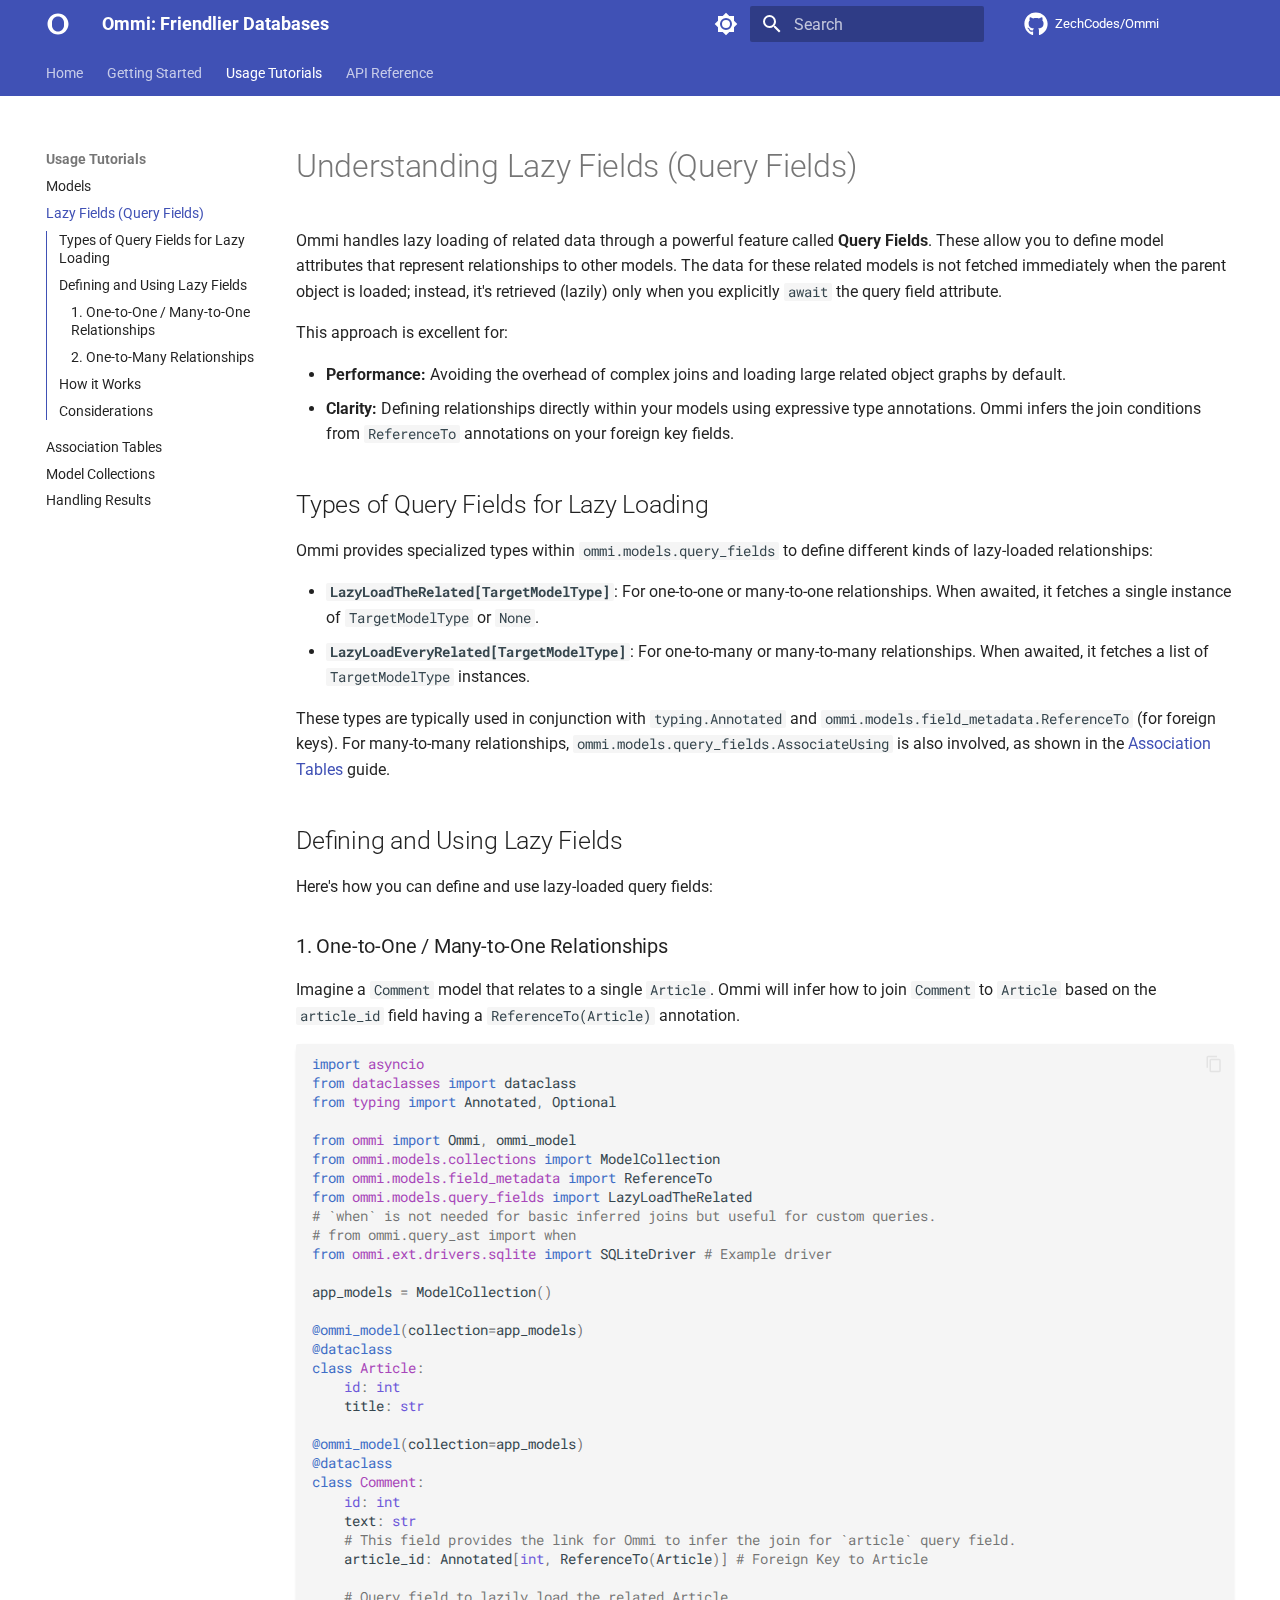
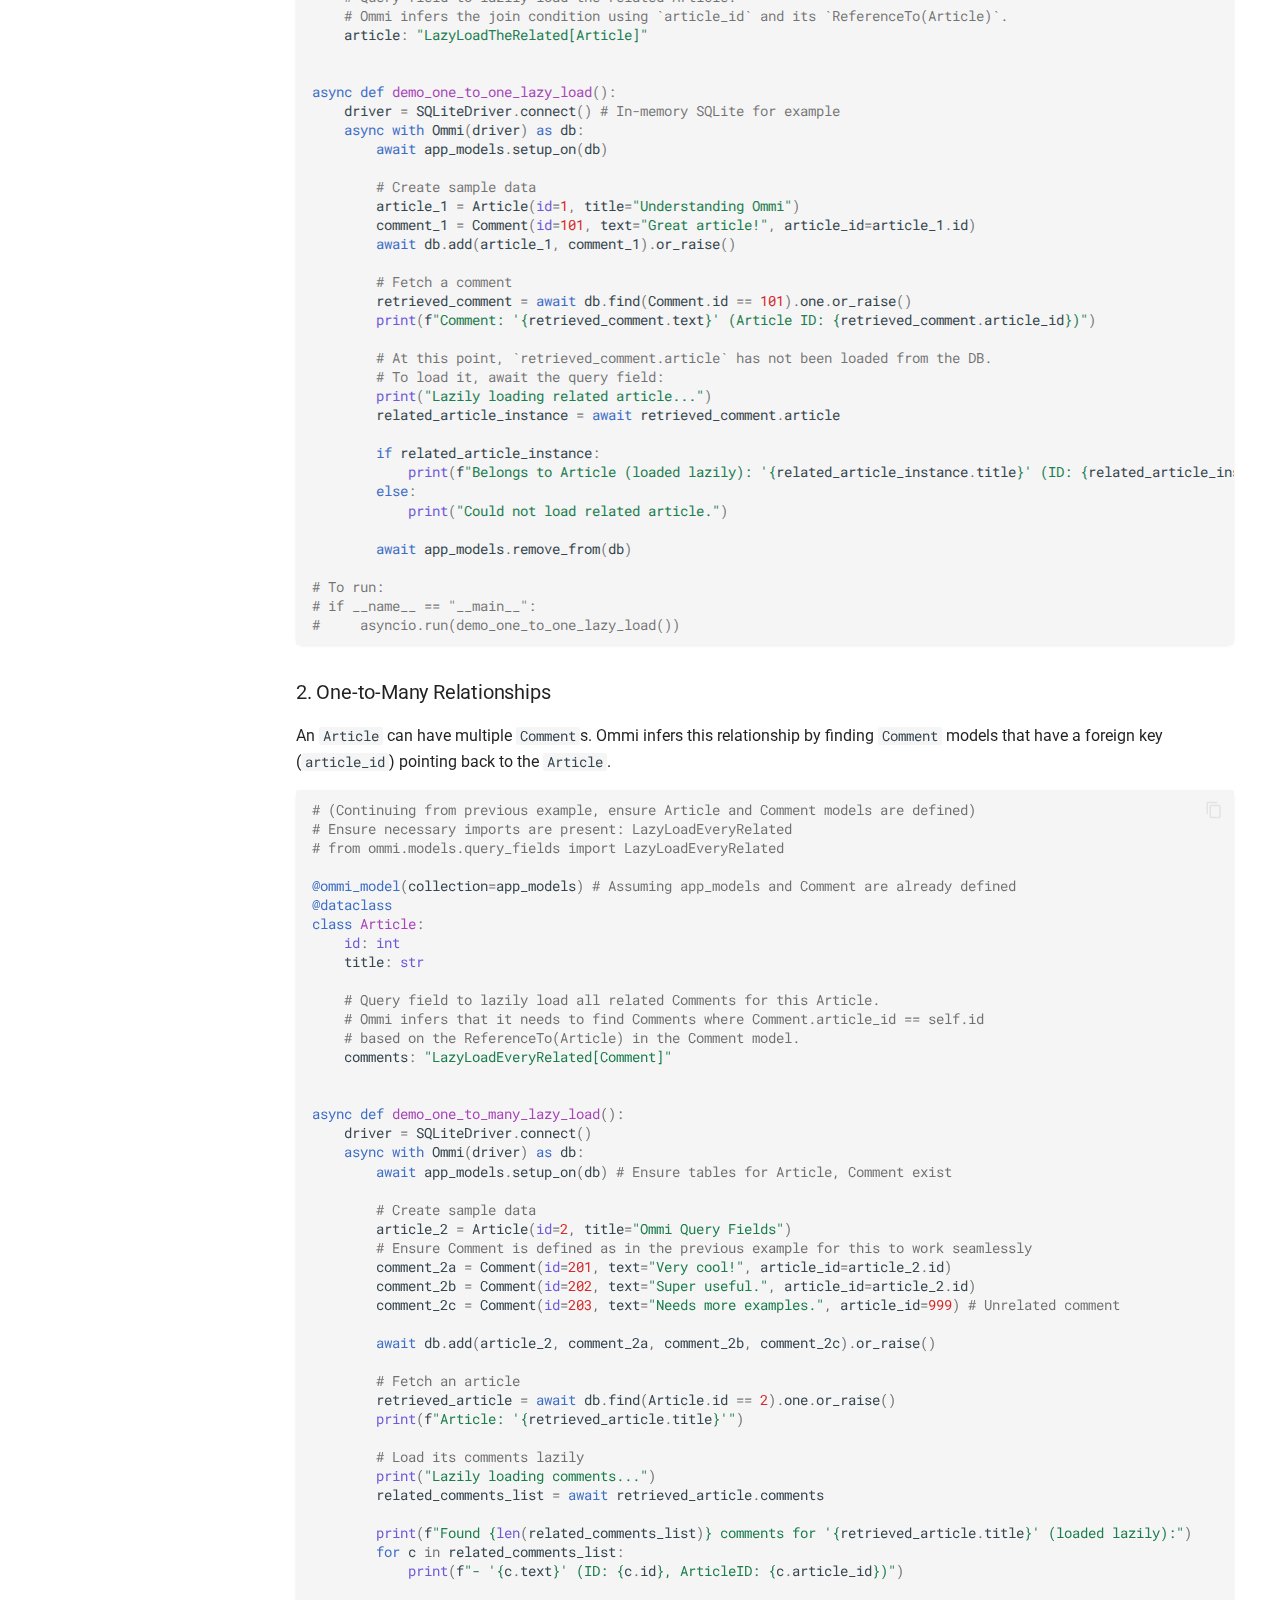
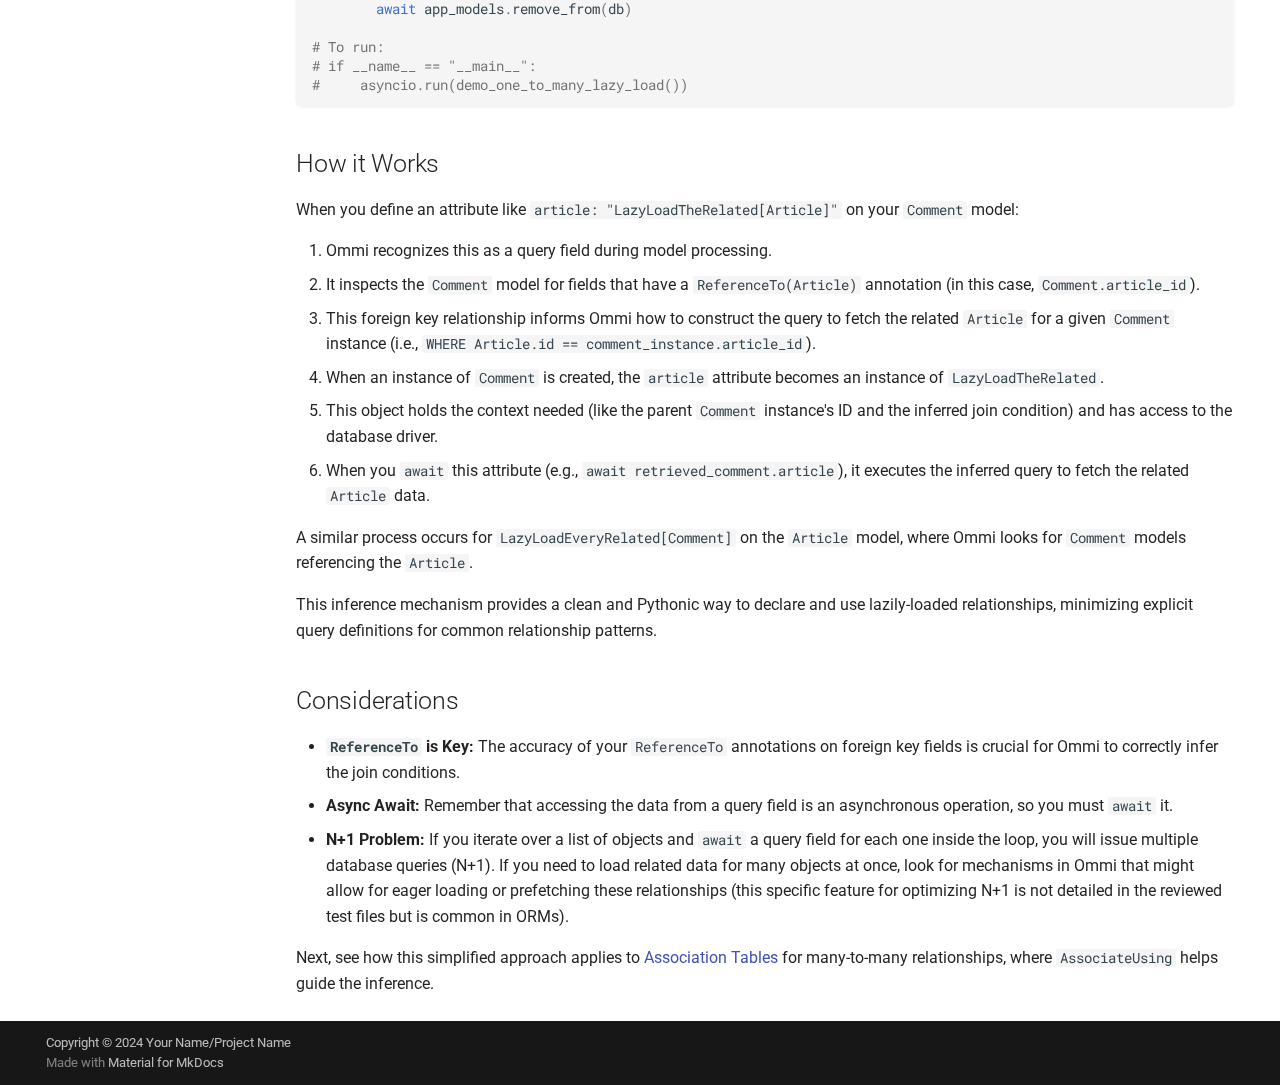
<file: site/usage/lazy-fields/index.html>
<!doctype html>
<html lang="en" class="no-js">
  <head>
    
      <meta charset="utf-8">
      <meta name="viewport" content="width=device-width,initial-scale=1">
      
        <meta name="description" content="An OMM (object model mapper) for the 80% case, providing a consistent interface across database choices.">
      
      
        <meta name="author" content="Zech Zimmerman">
      
      
      
        <link rel="prev" href="../models/">
      
      
        <link rel="next" href="../association-tables/">
      
      
      <link rel="icon" href="../../assets/favicon.svg">
      <meta name="generator" content="mkdocs-1.6.1, mkdocs-material-9.6.14">
    
    
      
        <title>Lazy Fields (Query Fields) - Ommi: Friendlier Databases</title>
      
    
    
      <link rel="stylesheet" href="../../assets/stylesheets/main.342714a4.min.css">
      
        
        <link rel="stylesheet" href="../../assets/stylesheets/palette.06af60db.min.css">
      
      


    
    
      
    
    
      
        
        
        <link rel="preconnect" href="https://fonts.gstatic.com" crossorigin>
        <link rel="stylesheet" href="https://fonts.googleapis.com/css?family=Roboto:300,300i,400,400i,700,700i%7CRoboto+Mono:400,400i,700,700i&display=fallback">
        <style>:root{--md-text-font:"Roboto";--md-code-font:"Roboto Mono"}</style>
      
    
    
      <link rel="stylesheet" href="../../assets/_mkdocstrings.css">
    
      <link rel="stylesheet" href="../../stylesheets/extra.css">
    
    <script>__md_scope=new URL("../..",location),__md_hash=e=>[...e].reduce(((e,_)=>(e<<5)-e+_.charCodeAt(0)),0),__md_get=(e,_=localStorage,t=__md_scope)=>JSON.parse(_.getItem(t.pathname+"."+e)),__md_set=(e,_,t=localStorage,a=__md_scope)=>{try{t.setItem(a.pathname+"."+e,JSON.stringify(_))}catch(e){}}</script>
    
      

    
    
    
  </head>
  
  
    
    
      
    
    
    
    
    <body dir="ltr" data-md-color-scheme="default" data-md-color-primary="indigo" data-md-color-accent="pink">
  
    
    <input class="md-toggle" data-md-toggle="drawer" type="checkbox" id="__drawer" autocomplete="off">
    <input class="md-toggle" data-md-toggle="search" type="checkbox" id="__search" autocomplete="off">
    <label class="md-overlay" for="__drawer"></label>
    <div data-md-component="skip">
      
        
        <a href="#understanding-lazy-fields-query-fields" class="md-skip">
          Skip to content
        </a>
      
    </div>
    <div data-md-component="announce">
      
    </div>
    
    
      

<header class="md-header" data-md-component="header">
  <nav class="md-header__inner md-grid" aria-label="Header">
    <a href="../.." title="Ommi: Friendlier Databases" class="md-header__button md-logo" aria-label="Ommi: Friendlier Databases" data-md-component="logo">
      
  <img src="../../assets/logo.svg" alt="logo">

    </a>
    <label class="md-header__button md-icon" for="__drawer">
      
      <svg xmlns="http://www.w3.org/2000/svg" viewBox="0 0 24 24"><path d="M3 6h18v2H3zm0 5h18v2H3zm0 5h18v2H3z"/></svg>
    </label>
    <div class="md-header__title" data-md-component="header-title">
      <div class="md-header__ellipsis">
        <div class="md-header__topic">
          <span class="md-ellipsis">
            Ommi: Friendlier Databases
          </span>
        </div>
        <div class="md-header__topic" data-md-component="header-topic">
          <span class="md-ellipsis">
            
              Lazy Fields (Query Fields)
            
          </span>
        </div>
      </div>
    </div>
    
      
        <form class="md-header__option" data-md-component="palette">
  
    
    
    
    <input class="md-option" data-md-color-media="" data-md-color-scheme="default" data-md-color-primary="indigo" data-md-color-accent="pink"  aria-label="Switch to dark mode"  type="radio" name="__palette" id="__palette_0">
    
      <label class="md-header__button md-icon" title="Switch to dark mode" for="__palette_1" hidden>
        <svg xmlns="http://www.w3.org/2000/svg" viewBox="0 0 24 24"><path d="M12 8a4 4 0 0 0-4 4 4 4 0 0 0 4 4 4 4 0 0 0 4-4 4 4 0 0 0-4-4m0 10a6 6 0 0 1-6-6 6 6 0 0 1 6-6 6 6 0 0 1 6 6 6 6 0 0 1-6 6m8-9.31V4h-4.69L12 .69 8.69 4H4v4.69L.69 12 4 15.31V20h4.69L12 23.31 15.31 20H20v-4.69L23.31 12z"/></svg>
      </label>
    
  
    
    
    
    <input class="md-option" data-md-color-media="" data-md-color-scheme="slate" data-md-color-primary="blue" data-md-color-accent="lime"  aria-label="Switch to light mode"  type="radio" name="__palette" id="__palette_1">
    
      <label class="md-header__button md-icon" title="Switch to light mode" for="__palette_0" hidden>
        <svg xmlns="http://www.w3.org/2000/svg" viewBox="0 0 24 24"><path d="M12 18c-.89 0-1.74-.2-2.5-.55C11.56 16.5 13 14.42 13 12s-1.44-4.5-3.5-5.45C10.26 6.2 11.11 6 12 6a6 6 0 0 1 6 6 6 6 0 0 1-6 6m8-9.31V4h-4.69L12 .69 8.69 4H4v4.69L.69 12 4 15.31V20h4.69L12 23.31 15.31 20H20v-4.69L23.31 12z"/></svg>
      </label>
    
  
</form>
      
    
    
      <script>var palette=__md_get("__palette");if(palette&&palette.color){if("(prefers-color-scheme)"===palette.color.media){var media=matchMedia("(prefers-color-scheme: light)"),input=document.querySelector(media.matches?"[data-md-color-media='(prefers-color-scheme: light)']":"[data-md-color-media='(prefers-color-scheme: dark)']");palette.color.media=input.getAttribute("data-md-color-media"),palette.color.scheme=input.getAttribute("data-md-color-scheme"),palette.color.primary=input.getAttribute("data-md-color-primary"),palette.color.accent=input.getAttribute("data-md-color-accent")}for(var[key,value]of Object.entries(palette.color))document.body.setAttribute("data-md-color-"+key,value)}</script>
    
    
    
      
      
        <label class="md-header__button md-icon" for="__search">
          
          <svg xmlns="http://www.w3.org/2000/svg" viewBox="0 0 24 24"><path d="M9.5 3A6.5 6.5 0 0 1 16 9.5c0 1.61-.59 3.09-1.56 4.23l.27.27h.79l5 5-1.5 1.5-5-5v-.79l-.27-.27A6.52 6.52 0 0 1 9.5 16 6.5 6.5 0 0 1 3 9.5 6.5 6.5 0 0 1 9.5 3m0 2C7 5 5 7 5 9.5S7 14 9.5 14 14 12 14 9.5 12 5 9.5 5"/></svg>
        </label>
        <div class="md-search" data-md-component="search" role="dialog">
  <label class="md-search__overlay" for="__search"></label>
  <div class="md-search__inner" role="search">
    <form class="md-search__form" name="search">
      <input type="text" class="md-search__input" name="query" aria-label="Search" placeholder="Search" autocapitalize="off" autocorrect="off" autocomplete="off" spellcheck="false" data-md-component="search-query" required>
      <label class="md-search__icon md-icon" for="__search">
        
        <svg xmlns="http://www.w3.org/2000/svg" viewBox="0 0 24 24"><path d="M9.5 3A6.5 6.5 0 0 1 16 9.5c0 1.61-.59 3.09-1.56 4.23l.27.27h.79l5 5-1.5 1.5-5-5v-.79l-.27-.27A6.52 6.52 0 0 1 9.5 16 6.5 6.5 0 0 1 3 9.5 6.5 6.5 0 0 1 9.5 3m0 2C7 5 5 7 5 9.5S7 14 9.5 14 14 12 14 9.5 12 5 9.5 5"/></svg>
        
        <svg xmlns="http://www.w3.org/2000/svg" viewBox="0 0 24 24"><path d="M20 11v2H8l5.5 5.5-1.42 1.42L4.16 12l7.92-7.92L13.5 5.5 8 11z"/></svg>
      </label>
      <nav class="md-search__options" aria-label="Search">
        
        <button type="reset" class="md-search__icon md-icon" title="Clear" aria-label="Clear" tabindex="-1">
          
          <svg xmlns="http://www.w3.org/2000/svg" viewBox="0 0 24 24"><path d="M19 6.41 17.59 5 12 10.59 6.41 5 5 6.41 10.59 12 5 17.59 6.41 19 12 13.41 17.59 19 19 17.59 13.41 12z"/></svg>
        </button>
      </nav>
      
        <div class="md-search__suggest" data-md-component="search-suggest"></div>
      
    </form>
    <div class="md-search__output">
      <div class="md-search__scrollwrap" tabindex="0" data-md-scrollfix>
        <div class="md-search-result" data-md-component="search-result">
          <div class="md-search-result__meta">
            Initializing search
          </div>
          <ol class="md-search-result__list" role="presentation"></ol>
        </div>
      </div>
    </div>
  </div>
</div>
      
    
    
      <div class="md-header__source">
        <a href="https://github.com/ZechCodes/Ommi" title="Go to repository" class="md-source" data-md-component="source">
  <div class="md-source__icon md-icon">
    
    <svg xmlns="http://www.w3.org/2000/svg" viewBox="0 0 496 512"><!--! Font Awesome Free 6.7.2 by @fontawesome - https://fontawesome.com License - https://fontawesome.com/license/free (Icons: CC BY 4.0, Fonts: SIL OFL 1.1, Code: MIT License) Copyright 2024 Fonticons, Inc.--><path d="M165.9 397.4c0 2-2.3 3.6-5.2 3.6-3.3.3-5.6-1.3-5.6-3.6 0-2 2.3-3.6 5.2-3.6 3-.3 5.6 1.3 5.6 3.6m-31.1-4.5c-.7 2 1.3 4.3 4.3 4.9 2.6 1 5.6 0 6.2-2s-1.3-4.3-4.3-5.2c-2.6-.7-5.5.3-6.2 2.3m44.2-1.7c-2.9.7-4.9 2.6-4.6 4.9.3 2 2.9 3.3 5.9 2.6 2.9-.7 4.9-2.6 4.6-4.6-.3-1.9-3-3.2-5.9-2.9M244.8 8C106.1 8 0 113.3 0 252c0 110.9 69.8 205.8 169.5 239.2 12.8 2.3 17.3-5.6 17.3-12.1 0-6.2-.3-40.4-.3-61.4 0 0-70 15-84.7-29.8 0 0-11.4-29.1-27.8-36.6 0 0-22.9-15.7 1.6-15.4 0 0 24.9 2 38.6 25.8 21.9 38.6 58.6 27.5 72.9 20.9 2.3-16 8.8-27.1 16-33.7-55.9-6.2-112.3-14.3-112.3-110.5 0-27.5 7.6-41.3 23.6-58.9-2.6-6.5-11.1-33.3 2.6-67.9 20.9-6.5 69 27 69 27 20-5.6 41.5-8.5 62.8-8.5s42.8 2.9 62.8 8.5c0 0 48.1-33.6 69-27 13.7 34.7 5.2 61.4 2.6 67.9 16 17.7 25.8 31.5 25.8 58.9 0 96.5-58.9 104.2-114.8 110.5 9.2 7.9 17 22.9 17 46.4 0 33.7-.3 75.4-.3 83.6 0 6.5 4.6 14.4 17.3 12.1C428.2 457.8 496 362.9 496 252 496 113.3 383.5 8 244.8 8M97.2 352.9c-1.3 1-1 3.3.7 5.2 1.6 1.6 3.9 2.3 5.2 1 1.3-1 1-3.3-.7-5.2-1.6-1.6-3.9-2.3-5.2-1m-10.8-8.1c-.7 1.3.3 2.9 2.3 3.9 1.6 1 3.6.7 4.3-.7.7-1.3-.3-2.9-2.3-3.9-2-.6-3.6-.3-4.3.7m32.4 35.6c-1.6 1.3-1 4.3 1.3 6.2 2.3 2.3 5.2 2.6 6.5 1 1.3-1.3.7-4.3-1.3-6.2-2.2-2.3-5.2-2.6-6.5-1m-11.4-14.7c-1.6 1-1.6 3.6 0 5.9s4.3 3.3 5.6 2.3c1.6-1.3 1.6-3.9 0-6.2-1.4-2.3-4-3.3-5.6-2"/></svg>
  </div>
  <div class="md-source__repository">
    ZechCodes/Ommi
  </div>
</a>
      </div>
    
  </nav>
  
</header>
    
    <div class="md-container" data-md-component="container">
      
      
        
          
            
<nav class="md-tabs" aria-label="Tabs" data-md-component="tabs">
  <div class="md-grid">
    <ul class="md-tabs__list">
      
        
  
  
  
  
    <li class="md-tabs__item">
      <a href="../.." class="md-tabs__link">
        
  
  
    
  
  Home

      </a>
    </li>
  

      
        
  
  
  
  
    <li class="md-tabs__item">
      <a href="../../getting-started/" class="md-tabs__link">
        
  
  
    
  
  Getting Started

      </a>
    </li>
  

      
        
  
  
  
    
  
  
    
    
      <li class="md-tabs__item md-tabs__item--active">
        <a href="../models/" class="md-tabs__link">
          
  
  
  Usage Tutorials

        </a>
      </li>
    
  

      
        
  
  
  
  
    
    
      <li class="md-tabs__item">
        <a href="../../api/overview/" class="md-tabs__link">
          
  
  
  API Reference

        </a>
      </li>
    
  

      
    </ul>
  </div>
</nav>
          
        
      
      <main class="md-main" data-md-component="main">
        <div class="md-main__inner md-grid">
          
            
              
              <div class="md-sidebar md-sidebar--primary" data-md-component="sidebar" data-md-type="navigation" >
                <div class="md-sidebar__scrollwrap">
                  <div class="md-sidebar__inner">
                    


  


  

<nav class="md-nav md-nav--primary md-nav--lifted md-nav--integrated" aria-label="Navigation" data-md-level="0">
  <label class="md-nav__title" for="__drawer">
    <a href="../.." title="Ommi: Friendlier Databases" class="md-nav__button md-logo" aria-label="Ommi: Friendlier Databases" data-md-component="logo">
      
  <img src="../../assets/logo.svg" alt="logo">

    </a>
    Ommi: Friendlier Databases
  </label>
  
    <div class="md-nav__source">
      <a href="https://github.com/ZechCodes/Ommi" title="Go to repository" class="md-source" data-md-component="source">
  <div class="md-source__icon md-icon">
    
    <svg xmlns="http://www.w3.org/2000/svg" viewBox="0 0 496 512"><!--! Font Awesome Free 6.7.2 by @fontawesome - https://fontawesome.com License - https://fontawesome.com/license/free (Icons: CC BY 4.0, Fonts: SIL OFL 1.1, Code: MIT License) Copyright 2024 Fonticons, Inc.--><path d="M165.9 397.4c0 2-2.3 3.6-5.2 3.6-3.3.3-5.6-1.3-5.6-3.6 0-2 2.3-3.6 5.2-3.6 3-.3 5.6 1.3 5.6 3.6m-31.1-4.5c-.7 2 1.3 4.3 4.3 4.9 2.6 1 5.6 0 6.2-2s-1.3-4.3-4.3-5.2c-2.6-.7-5.5.3-6.2 2.3m44.2-1.7c-2.9.7-4.9 2.6-4.6 4.9.3 2 2.9 3.3 5.9 2.6 2.9-.7 4.9-2.6 4.6-4.6-.3-1.9-3-3.2-5.9-2.9M244.8 8C106.1 8 0 113.3 0 252c0 110.9 69.8 205.8 169.5 239.2 12.8 2.3 17.3-5.6 17.3-12.1 0-6.2-.3-40.4-.3-61.4 0 0-70 15-84.7-29.8 0 0-11.4-29.1-27.8-36.6 0 0-22.9-15.7 1.6-15.4 0 0 24.9 2 38.6 25.8 21.9 38.6 58.6 27.5 72.9 20.9 2.3-16 8.8-27.1 16-33.7-55.9-6.2-112.3-14.3-112.3-110.5 0-27.5 7.6-41.3 23.6-58.9-2.6-6.5-11.1-33.3 2.6-67.9 20.9-6.5 69 27 69 27 20-5.6 41.5-8.5 62.8-8.5s42.8 2.9 62.8 8.5c0 0 48.1-33.6 69-27 13.7 34.7 5.2 61.4 2.6 67.9 16 17.7 25.8 31.5 25.8 58.9 0 96.5-58.9 104.2-114.8 110.5 9.2 7.9 17 22.9 17 46.4 0 33.7-.3 75.4-.3 83.6 0 6.5 4.6 14.4 17.3 12.1C428.2 457.8 496 362.9 496 252 496 113.3 383.5 8 244.8 8M97.2 352.9c-1.3 1-1 3.3.7 5.2 1.6 1.6 3.9 2.3 5.2 1 1.3-1 1-3.3-.7-5.2-1.6-1.6-3.9-2.3-5.2-1m-10.8-8.1c-.7 1.3.3 2.9 2.3 3.9 1.6 1 3.6.7 4.3-.7.7-1.3-.3-2.9-2.3-3.9-2-.6-3.6-.3-4.3.7m32.4 35.6c-1.6 1.3-1 4.3 1.3 6.2 2.3 2.3 5.2 2.6 6.5 1 1.3-1.3.7-4.3-1.3-6.2-2.2-2.3-5.2-2.6-6.5-1m-11.4-14.7c-1.6 1-1.6 3.6 0 5.9s4.3 3.3 5.6 2.3c1.6-1.3 1.6-3.9 0-6.2-1.4-2.3-4-3.3-5.6-2"/></svg>
  </div>
  <div class="md-source__repository">
    ZechCodes/Ommi
  </div>
</a>
    </div>
  
  <ul class="md-nav__list" data-md-scrollfix>
    
      
      
  
  
  
  
    <li class="md-nav__item">
      <a href="../.." class="md-nav__link">
        
  
  
  <span class="md-ellipsis">
    Home
    
  </span>
  

      </a>
    </li>
  

    
      
      
  
  
  
  
    <li class="md-nav__item">
      <a href="../../getting-started/" class="md-nav__link">
        
  
  
  <span class="md-ellipsis">
    Getting Started
    
  </span>
  

      </a>
    </li>
  

    
      
      
  
  
    
  
  
  
    
    
    
    
      
        
        
      
      
        
      
    
    
    <li class="md-nav__item md-nav__item--active md-nav__item--section md-nav__item--nested">
      
        
        
        <input class="md-nav__toggle md-toggle " type="checkbox" id="__nav_3" checked>
        
          
          <label class="md-nav__link" for="__nav_3" id="__nav_3_label" tabindex="">
            
  
  
  <span class="md-ellipsis">
    Usage Tutorials
    
  </span>
  

            <span class="md-nav__icon md-icon"></span>
          </label>
        
        <nav class="md-nav" data-md-level="1" aria-labelledby="__nav_3_label" aria-expanded="true">
          <label class="md-nav__title" for="__nav_3">
            <span class="md-nav__icon md-icon"></span>
            Usage Tutorials
          </label>
          <ul class="md-nav__list" data-md-scrollfix>
            
              
                
  
  
  
  
    <li class="md-nav__item">
      <a href="../models/" class="md-nav__link">
        
  
  
  <span class="md-ellipsis">
    Models
    
  </span>
  

      </a>
    </li>
  

              
            
              
                
  
  
    
  
  
  
    <li class="md-nav__item md-nav__item--active">
      
      <input class="md-nav__toggle md-toggle" type="checkbox" id="__toc">
      
      
        
      
      
        <label class="md-nav__link md-nav__link--active" for="__toc">
          
  
  
  <span class="md-ellipsis">
    Lazy Fields (Query Fields)
    
  </span>
  

          <span class="md-nav__icon md-icon"></span>
        </label>
      
      <a href="./" class="md-nav__link md-nav__link--active">
        
  
  
  <span class="md-ellipsis">
    Lazy Fields (Query Fields)
    
  </span>
  

      </a>
      
        

<nav class="md-nav md-nav--secondary" aria-label="Table of contents">
  
  
  
    
  
  
    <label class="md-nav__title" for="__toc">
      <span class="md-nav__icon md-icon"></span>
      Table of contents
    </label>
    <ul class="md-nav__list" data-md-component="toc" data-md-scrollfix>
      
        <li class="md-nav__item">
  <a href="#types-of-query-fields-for-lazy-loading" class="md-nav__link">
    <span class="md-ellipsis">
      Types of Query Fields for Lazy Loading
    </span>
  </a>
  
</li>
      
        <li class="md-nav__item">
  <a href="#defining-and-using-lazy-fields" class="md-nav__link">
    <span class="md-ellipsis">
      Defining and Using Lazy Fields
    </span>
  </a>
  
    <nav class="md-nav" aria-label="Defining and Using Lazy Fields">
      <ul class="md-nav__list">
        
          <li class="md-nav__item">
  <a href="#1-one-to-one-many-to-one-relationships" class="md-nav__link">
    <span class="md-ellipsis">
      1. One-to-One / Many-to-One Relationships
    </span>
  </a>
  
</li>
        
          <li class="md-nav__item">
  <a href="#2-one-to-many-relationships" class="md-nav__link">
    <span class="md-ellipsis">
      2. One-to-Many Relationships
    </span>
  </a>
  
</li>
        
      </ul>
    </nav>
  
</li>
      
        <li class="md-nav__item">
  <a href="#how-it-works" class="md-nav__link">
    <span class="md-ellipsis">
      How it Works
    </span>
  </a>
  
</li>
      
        <li class="md-nav__item">
  <a href="#considerations" class="md-nav__link">
    <span class="md-ellipsis">
      Considerations
    </span>
  </a>
  
</li>
      
    </ul>
  
</nav>
      
    </li>
  

              
            
              
                
  
  
  
  
    <li class="md-nav__item">
      <a href="../association-tables/" class="md-nav__link">
        
  
  
  <span class="md-ellipsis">
    Association Tables
    
  </span>
  

      </a>
    </li>
  

              
            
              
                
  
  
  
  
    <li class="md-nav__item">
      <a href="../model-collections/" class="md-nav__link">
        
  
  
  <span class="md-ellipsis">
    Model Collections
    
  </span>
  

      </a>
    </li>
  

              
            
              
                
  
  
  
  
    <li class="md-nav__item">
      <a href="../handling-results/" class="md-nav__link">
        
  
  
  <span class="md-ellipsis">
    Handling Results
    
  </span>
  

      </a>
    </li>
  

              
            
          </ul>
        </nav>
      
    </li>
  

    
      
      
  
  
  
  
    
    
    
    
      
      
        
      
    
    
    <li class="md-nav__item md-nav__item--nested">
      
        
        
          
        
        <input class="md-nav__toggle md-toggle md-toggle--indeterminate" type="checkbox" id="__nav_4" >
        
          
          <label class="md-nav__link" for="__nav_4" id="__nav_4_label" tabindex="0">
            
  
  
  <span class="md-ellipsis">
    API Reference
    
  </span>
  

            <span class="md-nav__icon md-icon"></span>
          </label>
        
        <nav class="md-nav" data-md-level="1" aria-labelledby="__nav_4_label" aria-expanded="false">
          <label class="md-nav__title" for="__nav_4">
            <span class="md-nav__icon md-icon"></span>
            API Reference
          </label>
          <ul class="md-nav__list" data-md-scrollfix>
            
              
                
  
  
  
  
    <li class="md-nav__item">
      <a href="../../api/overview/" class="md-nav__link">
        
  
  
  <span class="md-ellipsis">
    Overview
    
  </span>
  

      </a>
    </li>
  

              
            
              
                
  
  
  
  
    <li class="md-nav__item">
      <a href="../../api/core/" class="md-nav__link">
        
  
  
  <span class="md-ellipsis">
    Core
    
  </span>
  

      </a>
    </li>
  

              
            
              
                
  
  
  
  
    <li class="md-nav__item">
      <a href="../../api/drivers/" class="md-nav__link">
        
  
  
  <span class="md-ellipsis">
    Drivers
    
  </span>
  

      </a>
    </li>
  

              
            
              
                
  
  
  
  
    <li class="md-nav__item">
      <a href="../../api/models/" class="md-nav__link">
        
  
  
  <span class="md-ellipsis">
    Models & Fields
    
  </span>
  

      </a>
    </li>
  

              
            
              
                
  
  
  
  
    <li class="md-nav__item">
      <a href="../../api/ommi_model/" class="md-nav__link">
        
  
  
  <span class="md-ellipsis">
    OmmiModel
    
  </span>
  

      </a>
    </li>
  

              
            
              
                
  
  
  
  
    <li class="md-nav__item">
      <a href="../../api/results/" class="md-nav__link">
        
  
  
  <span class="md-ellipsis">
    Results
    
  </span>
  

      </a>
    </li>
  

              
            
              
                
  
  
  
  
    <li class="md-nav__item">
      <a href="../../api/lazy_fields/" class="md-nav__link">
        
  
  
  <span class="md-ellipsis">
    Lazy Fields
    
  </span>
  

      </a>
    </li>
  

              
            
          </ul>
        </nav>
      
    </li>
  

    
  </ul>
</nav>
                  </div>
                </div>
              </div>
            
            
          
          
            <div class="md-content" data-md-component="content">
              <article class="md-content__inner md-typeset">
                
                  


  
  


<h1 id="understanding-lazy-fields-query-fields">Understanding Lazy Fields (Query Fields)<a class="headerlink" href="#understanding-lazy-fields-query-fields" title="Permanent link">&para;</a></h1>
<p>Ommi handles lazy loading of related data through a powerful feature called <strong>Query Fields</strong>. These allow you to define model attributes that represent relationships to other models. The data for these related models is not fetched immediately when the parent object is loaded; instead, it's retrieved (lazily) only when you explicitly <code>await</code> the query field attribute.</p>
<p>This approach is excellent for:</p>
<ul>
<li><strong>Performance:</strong> Avoiding the overhead of complex joins and loading large related object graphs by default.</li>
<li><strong>Clarity:</strong> Defining relationships directly within your models using expressive type annotations. Ommi infers the join conditions from <code>ReferenceTo</code> annotations on your foreign key fields.</li>
</ul>
<h2 id="types-of-query-fields-for-lazy-loading">Types of Query Fields for Lazy Loading<a class="headerlink" href="#types-of-query-fields-for-lazy-loading" title="Permanent link">&para;</a></h2>
<p>Ommi provides specialized types within <code>ommi.models.query_fields</code> to define different kinds of lazy-loaded relationships:</p>
<ul>
<li><strong><code>LazyLoadTheRelated[TargetModelType]</code></strong>: For one-to-one or many-to-one relationships. When awaited, it fetches a single instance of <code>TargetModelType</code> or <code>None</code>.</li>
<li><strong><code>LazyLoadEveryRelated[TargetModelType]</code></strong>: For one-to-many or many-to-many relationships. When awaited, it fetches a list of <code>TargetModelType</code> instances.</li>
</ul>
<p>These types are typically used in conjunction with <code>typing.Annotated</code> and <code>ommi.models.field_metadata.ReferenceTo</code> (for foreign keys). For many-to-many relationships, <code>ommi.models.query_fields.AssociateUsing</code> is also involved, as shown in the <a href="../association-tables/">Association Tables</a> guide.</p>
<h2 id="defining-and-using-lazy-fields">Defining and Using Lazy Fields<a class="headerlink" href="#defining-and-using-lazy-fields" title="Permanent link">&para;</a></h2>
<p>Here's how you can define and use lazy-loaded query fields:</p>
<h3 id="1-one-to-one-many-to-one-relationships">1. One-to-One / Many-to-One Relationships<a class="headerlink" href="#1-one-to-one-many-to-one-relationships" title="Permanent link">&para;</a></h3>
<p>Imagine a <code>Comment</code> model that relates to a single <code>Article</code>. Ommi will infer how to join <code>Comment</code> to <code>Article</code> based on the <code>article_id</code> field having a <code>ReferenceTo(Article)</code> annotation.</p>
<div class="highlight"><pre><span></span><code><span id="__span-0-1"><a id="__codelineno-0-1" name="__codelineno-0-1" href="#__codelineno-0-1"></a><span class="kn">import</span><span class="w"> </span><span class="nn">asyncio</span>
</span><span id="__span-0-2"><a id="__codelineno-0-2" name="__codelineno-0-2" href="#__codelineno-0-2"></a><span class="kn">from</span><span class="w"> </span><span class="nn">dataclasses</span><span class="w"> </span><span class="kn">import</span> <span class="n">dataclass</span>
</span><span id="__span-0-3"><a id="__codelineno-0-3" name="__codelineno-0-3" href="#__codelineno-0-3"></a><span class="kn">from</span><span class="w"> </span><span class="nn">typing</span><span class="w"> </span><span class="kn">import</span> <span class="n">Annotated</span><span class="p">,</span> <span class="n">Optional</span>
</span><span id="__span-0-4"><a id="__codelineno-0-4" name="__codelineno-0-4" href="#__codelineno-0-4"></a>
</span><span id="__span-0-5"><a id="__codelineno-0-5" name="__codelineno-0-5" href="#__codelineno-0-5"></a><span class="kn">from</span><span class="w"> </span><span class="nn">ommi</span><span class="w"> </span><span class="kn">import</span> <span class="n">Ommi</span><span class="p">,</span> <span class="n">ommi_model</span>
</span><span id="__span-0-6"><a id="__codelineno-0-6" name="__codelineno-0-6" href="#__codelineno-0-6"></a><span class="kn">from</span><span class="w"> </span><span class="nn">ommi.models.collections</span><span class="w"> </span><span class="kn">import</span> <span class="n">ModelCollection</span>
</span><span id="__span-0-7"><a id="__codelineno-0-7" name="__codelineno-0-7" href="#__codelineno-0-7"></a><span class="kn">from</span><span class="w"> </span><span class="nn">ommi.models.field_metadata</span><span class="w"> </span><span class="kn">import</span> <span class="n">ReferenceTo</span>
</span><span id="__span-0-8"><a id="__codelineno-0-8" name="__codelineno-0-8" href="#__codelineno-0-8"></a><span class="kn">from</span><span class="w"> </span><span class="nn">ommi.models.query_fields</span><span class="w"> </span><span class="kn">import</span> <span class="n">LazyLoadTheRelated</span>
</span><span id="__span-0-9"><a id="__codelineno-0-9" name="__codelineno-0-9" href="#__codelineno-0-9"></a><span class="c1"># `when` is not needed for basic inferred joins but useful for custom queries.</span>
</span><span id="__span-0-10"><a id="__codelineno-0-10" name="__codelineno-0-10" href="#__codelineno-0-10"></a><span class="c1"># from ommi.query_ast import when</span>
</span><span id="__span-0-11"><a id="__codelineno-0-11" name="__codelineno-0-11" href="#__codelineno-0-11"></a><span class="kn">from</span><span class="w"> </span><span class="nn">ommi.ext.drivers.sqlite</span><span class="w"> </span><span class="kn">import</span> <span class="n">SQLiteDriver</span> <span class="c1"># Example driver</span>
</span><span id="__span-0-12"><a id="__codelineno-0-12" name="__codelineno-0-12" href="#__codelineno-0-12"></a>
</span><span id="__span-0-13"><a id="__codelineno-0-13" name="__codelineno-0-13" href="#__codelineno-0-13"></a><span class="n">app_models</span> <span class="o">=</span> <span class="n">ModelCollection</span><span class="p">()</span>
</span><span id="__span-0-14"><a id="__codelineno-0-14" name="__codelineno-0-14" href="#__codelineno-0-14"></a>
</span><span id="__span-0-15"><a id="__codelineno-0-15" name="__codelineno-0-15" href="#__codelineno-0-15"></a><span class="nd">@ommi_model</span><span class="p">(</span><span class="n">collection</span><span class="o">=</span><span class="n">app_models</span><span class="p">)</span>
</span><span id="__span-0-16"><a id="__codelineno-0-16" name="__codelineno-0-16" href="#__codelineno-0-16"></a><span class="nd">@dataclass</span>
</span><span id="__span-0-17"><a id="__codelineno-0-17" name="__codelineno-0-17" href="#__codelineno-0-17"></a><span class="k">class</span><span class="w"> </span><span class="nc">Article</span><span class="p">:</span>
</span><span id="__span-0-18"><a id="__codelineno-0-18" name="__codelineno-0-18" href="#__codelineno-0-18"></a>    <span class="nb">id</span><span class="p">:</span> <span class="nb">int</span>
</span><span id="__span-0-19"><a id="__codelineno-0-19" name="__codelineno-0-19" href="#__codelineno-0-19"></a>    <span class="n">title</span><span class="p">:</span> <span class="nb">str</span>
</span><span id="__span-0-20"><a id="__codelineno-0-20" name="__codelineno-0-20" href="#__codelineno-0-20"></a>
</span><span id="__span-0-21"><a id="__codelineno-0-21" name="__codelineno-0-21" href="#__codelineno-0-21"></a><span class="nd">@ommi_model</span><span class="p">(</span><span class="n">collection</span><span class="o">=</span><span class="n">app_models</span><span class="p">)</span>
</span><span id="__span-0-22"><a id="__codelineno-0-22" name="__codelineno-0-22" href="#__codelineno-0-22"></a><span class="nd">@dataclass</span>
</span><span id="__span-0-23"><a id="__codelineno-0-23" name="__codelineno-0-23" href="#__codelineno-0-23"></a><span class="k">class</span><span class="w"> </span><span class="nc">Comment</span><span class="p">:</span>
</span><span id="__span-0-24"><a id="__codelineno-0-24" name="__codelineno-0-24" href="#__codelineno-0-24"></a>    <span class="nb">id</span><span class="p">:</span> <span class="nb">int</span>
</span><span id="__span-0-25"><a id="__codelineno-0-25" name="__codelineno-0-25" href="#__codelineno-0-25"></a>    <span class="n">text</span><span class="p">:</span> <span class="nb">str</span>
</span><span id="__span-0-26"><a id="__codelineno-0-26" name="__codelineno-0-26" href="#__codelineno-0-26"></a>    <span class="c1"># This field provides the link for Ommi to infer the join for `article` query field.</span>
</span><span id="__span-0-27"><a id="__codelineno-0-27" name="__codelineno-0-27" href="#__codelineno-0-27"></a>    <span class="n">article_id</span><span class="p">:</span> <span class="n">Annotated</span><span class="p">[</span><span class="nb">int</span><span class="p">,</span> <span class="n">ReferenceTo</span><span class="p">(</span><span class="n">Article</span><span class="p">)]</span> <span class="c1"># Foreign Key to Article</span>
</span><span id="__span-0-28"><a id="__codelineno-0-28" name="__codelineno-0-28" href="#__codelineno-0-28"></a>
</span><span id="__span-0-29"><a id="__codelineno-0-29" name="__codelineno-0-29" href="#__codelineno-0-29"></a>    <span class="c1"># Query field to lazily load the related Article.</span>
</span><span id="__span-0-30"><a id="__codelineno-0-30" name="__codelineno-0-30" href="#__codelineno-0-30"></a>    <span class="c1"># Ommi infers the join condition using `article_id` and its `ReferenceTo(Article)`.</span>
</span><span id="__span-0-31"><a id="__codelineno-0-31" name="__codelineno-0-31" href="#__codelineno-0-31"></a>    <span class="n">article</span><span class="p">:</span> <span class="s2">&quot;LazyLoadTheRelated[Article]&quot;</span>
</span><span id="__span-0-32"><a id="__codelineno-0-32" name="__codelineno-0-32" href="#__codelineno-0-32"></a>
</span><span id="__span-0-33"><a id="__codelineno-0-33" name="__codelineno-0-33" href="#__codelineno-0-33"></a>
</span><span id="__span-0-34"><a id="__codelineno-0-34" name="__codelineno-0-34" href="#__codelineno-0-34"></a><span class="k">async</span> <span class="k">def</span><span class="w"> </span><span class="nf">demo_one_to_one_lazy_load</span><span class="p">():</span>
</span><span id="__span-0-35"><a id="__codelineno-0-35" name="__codelineno-0-35" href="#__codelineno-0-35"></a>    <span class="n">driver</span> <span class="o">=</span> <span class="n">SQLiteDriver</span><span class="o">.</span><span class="n">connect</span><span class="p">()</span> <span class="c1"># In-memory SQLite for example</span>
</span><span id="__span-0-36"><a id="__codelineno-0-36" name="__codelineno-0-36" href="#__codelineno-0-36"></a>    <span class="k">async</span> <span class="k">with</span> <span class="n">Ommi</span><span class="p">(</span><span class="n">driver</span><span class="p">)</span> <span class="k">as</span> <span class="n">db</span><span class="p">:</span>
</span><span id="__span-0-37"><a id="__codelineno-0-37" name="__codelineno-0-37" href="#__codelineno-0-37"></a>        <span class="k">await</span> <span class="n">app_models</span><span class="o">.</span><span class="n">setup_on</span><span class="p">(</span><span class="n">db</span><span class="p">)</span>
</span><span id="__span-0-38"><a id="__codelineno-0-38" name="__codelineno-0-38" href="#__codelineno-0-38"></a>
</span><span id="__span-0-39"><a id="__codelineno-0-39" name="__codelineno-0-39" href="#__codelineno-0-39"></a>        <span class="c1"># Create sample data</span>
</span><span id="__span-0-40"><a id="__codelineno-0-40" name="__codelineno-0-40" href="#__codelineno-0-40"></a>        <span class="n">article_1</span> <span class="o">=</span> <span class="n">Article</span><span class="p">(</span><span class="nb">id</span><span class="o">=</span><span class="mi">1</span><span class="p">,</span> <span class="n">title</span><span class="o">=</span><span class="s2">&quot;Understanding Ommi&quot;</span><span class="p">)</span>
</span><span id="__span-0-41"><a id="__codelineno-0-41" name="__codelineno-0-41" href="#__codelineno-0-41"></a>        <span class="n">comment_1</span> <span class="o">=</span> <span class="n">Comment</span><span class="p">(</span><span class="nb">id</span><span class="o">=</span><span class="mi">101</span><span class="p">,</span> <span class="n">text</span><span class="o">=</span><span class="s2">&quot;Great article!&quot;</span><span class="p">,</span> <span class="n">article_id</span><span class="o">=</span><span class="n">article_1</span><span class="o">.</span><span class="n">id</span><span class="p">)</span>
</span><span id="__span-0-42"><a id="__codelineno-0-42" name="__codelineno-0-42" href="#__codelineno-0-42"></a>        <span class="k">await</span> <span class="n">db</span><span class="o">.</span><span class="n">add</span><span class="p">(</span><span class="n">article_1</span><span class="p">,</span> <span class="n">comment_1</span><span class="p">)</span><span class="o">.</span><span class="n">or_raise</span><span class="p">()</span>
</span><span id="__span-0-43"><a id="__codelineno-0-43" name="__codelineno-0-43" href="#__codelineno-0-43"></a>
</span><span id="__span-0-44"><a id="__codelineno-0-44" name="__codelineno-0-44" href="#__codelineno-0-44"></a>        <span class="c1"># Fetch a comment</span>
</span><span id="__span-0-45"><a id="__codelineno-0-45" name="__codelineno-0-45" href="#__codelineno-0-45"></a>        <span class="n">retrieved_comment</span> <span class="o">=</span> <span class="k">await</span> <span class="n">db</span><span class="o">.</span><span class="n">find</span><span class="p">(</span><span class="n">Comment</span><span class="o">.</span><span class="n">id</span> <span class="o">==</span> <span class="mi">101</span><span class="p">)</span><span class="o">.</span><span class="n">one</span><span class="o">.</span><span class="n">or_raise</span><span class="p">()</span>
</span><span id="__span-0-46"><a id="__codelineno-0-46" name="__codelineno-0-46" href="#__codelineno-0-46"></a>        <span class="nb">print</span><span class="p">(</span><span class="sa">f</span><span class="s2">&quot;Comment: &#39;</span><span class="si">{</span><span class="n">retrieved_comment</span><span class="o">.</span><span class="n">text</span><span class="si">}</span><span class="s2">&#39; (Article ID: </span><span class="si">{</span><span class="n">retrieved_comment</span><span class="o">.</span><span class="n">article_id</span><span class="si">}</span><span class="s2">)&quot;</span><span class="p">)</span>
</span><span id="__span-0-47"><a id="__codelineno-0-47" name="__codelineno-0-47" href="#__codelineno-0-47"></a>
</span><span id="__span-0-48"><a id="__codelineno-0-48" name="__codelineno-0-48" href="#__codelineno-0-48"></a>        <span class="c1"># At this point, `retrieved_comment.article` has not been loaded from the DB.</span>
</span><span id="__span-0-49"><a id="__codelineno-0-49" name="__codelineno-0-49" href="#__codelineno-0-49"></a>        <span class="c1"># To load it, await the query field:</span>
</span><span id="__span-0-50"><a id="__codelineno-0-50" name="__codelineno-0-50" href="#__codelineno-0-50"></a>        <span class="nb">print</span><span class="p">(</span><span class="s2">&quot;Lazily loading related article...&quot;</span><span class="p">)</span>
</span><span id="__span-0-51"><a id="__codelineno-0-51" name="__codelineno-0-51" href="#__codelineno-0-51"></a>        <span class="n">related_article_instance</span> <span class="o">=</span> <span class="k">await</span> <span class="n">retrieved_comment</span><span class="o">.</span><span class="n">article</span>
</span><span id="__span-0-52"><a id="__codelineno-0-52" name="__codelineno-0-52" href="#__codelineno-0-52"></a>
</span><span id="__span-0-53"><a id="__codelineno-0-53" name="__codelineno-0-53" href="#__codelineno-0-53"></a>        <span class="k">if</span> <span class="n">related_article_instance</span><span class="p">:</span>
</span><span id="__span-0-54"><a id="__codelineno-0-54" name="__codelineno-0-54" href="#__codelineno-0-54"></a>            <span class="nb">print</span><span class="p">(</span><span class="sa">f</span><span class="s2">&quot;Belongs to Article (loaded lazily): &#39;</span><span class="si">{</span><span class="n">related_article_instance</span><span class="o">.</span><span class="n">title</span><span class="si">}</span><span class="s2">&#39; (ID: </span><span class="si">{</span><span class="n">related_article_instance</span><span class="o">.</span><span class="n">id</span><span class="si">}</span><span class="s2">)&quot;</span><span class="p">)</span>
</span><span id="__span-0-55"><a id="__codelineno-0-55" name="__codelineno-0-55" href="#__codelineno-0-55"></a>        <span class="k">else</span><span class="p">:</span>
</span><span id="__span-0-56"><a id="__codelineno-0-56" name="__codelineno-0-56" href="#__codelineno-0-56"></a>            <span class="nb">print</span><span class="p">(</span><span class="s2">&quot;Could not load related article.&quot;</span><span class="p">)</span>
</span><span id="__span-0-57"><a id="__codelineno-0-57" name="__codelineno-0-57" href="#__codelineno-0-57"></a>
</span><span id="__span-0-58"><a id="__codelineno-0-58" name="__codelineno-0-58" href="#__codelineno-0-58"></a>        <span class="k">await</span> <span class="n">app_models</span><span class="o">.</span><span class="n">remove_from</span><span class="p">(</span><span class="n">db</span><span class="p">)</span>
</span><span id="__span-0-59"><a id="__codelineno-0-59" name="__codelineno-0-59" href="#__codelineno-0-59"></a>
</span><span id="__span-0-60"><a id="__codelineno-0-60" name="__codelineno-0-60" href="#__codelineno-0-60"></a><span class="c1"># To run:</span>
</span><span id="__span-0-61"><a id="__codelineno-0-61" name="__codelineno-0-61" href="#__codelineno-0-61"></a><span class="c1"># if __name__ == &quot;__main__&quot;:</span>
</span><span id="__span-0-62"><a id="__codelineno-0-62" name="__codelineno-0-62" href="#__codelineno-0-62"></a><span class="c1">#     asyncio.run(demo_one_to_one_lazy_load())</span>
</span></code></pre></div>
<h3 id="2-one-to-many-relationships">2. One-to-Many Relationships<a class="headerlink" href="#2-one-to-many-relationships" title="Permanent link">&para;</a></h3>
<p>An <code>Article</code> can have multiple <code>Comment</code>s. Ommi infers this relationship by finding <code>Comment</code> models that have a foreign key (<code>article_id</code>) pointing back to the <code>Article</code>.</p>
<div class="highlight"><pre><span></span><code><span id="__span-1-1"><a id="__codelineno-1-1" name="__codelineno-1-1" href="#__codelineno-1-1"></a><span class="c1"># (Continuing from previous example, ensure Article and Comment models are defined)</span>
</span><span id="__span-1-2"><a id="__codelineno-1-2" name="__codelineno-1-2" href="#__codelineno-1-2"></a><span class="c1"># Ensure necessary imports are present: LazyLoadEveryRelated</span>
</span><span id="__span-1-3"><a id="__codelineno-1-3" name="__codelineno-1-3" href="#__codelineno-1-3"></a><span class="c1"># from ommi.models.query_fields import LazyLoadEveryRelated</span>
</span><span id="__span-1-4"><a id="__codelineno-1-4" name="__codelineno-1-4" href="#__codelineno-1-4"></a>
</span><span id="__span-1-5"><a id="__codelineno-1-5" name="__codelineno-1-5" href="#__codelineno-1-5"></a><span class="nd">@ommi_model</span><span class="p">(</span><span class="n">collection</span><span class="o">=</span><span class="n">app_models</span><span class="p">)</span> <span class="c1"># Assuming app_models and Comment are already defined</span>
</span><span id="__span-1-6"><a id="__codelineno-1-6" name="__codelineno-1-6" href="#__codelineno-1-6"></a><span class="nd">@dataclass</span>
</span><span id="__span-1-7"><a id="__codelineno-1-7" name="__codelineno-1-7" href="#__codelineno-1-7"></a><span class="k">class</span><span class="w"> </span><span class="nc">Article</span><span class="p">:</span>
</span><span id="__span-1-8"><a id="__codelineno-1-8" name="__codelineno-1-8" href="#__codelineno-1-8"></a>    <span class="nb">id</span><span class="p">:</span> <span class="nb">int</span>
</span><span id="__span-1-9"><a id="__codelineno-1-9" name="__codelineno-1-9" href="#__codelineno-1-9"></a>    <span class="n">title</span><span class="p">:</span> <span class="nb">str</span>
</span><span id="__span-1-10"><a id="__codelineno-1-10" name="__codelineno-1-10" href="#__codelineno-1-10"></a>
</span><span id="__span-1-11"><a id="__codelineno-1-11" name="__codelineno-1-11" href="#__codelineno-1-11"></a>    <span class="c1"># Query field to lazily load all related Comments for this Article.</span>
</span><span id="__span-1-12"><a id="__codelineno-1-12" name="__codelineno-1-12" href="#__codelineno-1-12"></a>    <span class="c1"># Ommi infers that it needs to find Comments where Comment.article_id == self.id</span>
</span><span id="__span-1-13"><a id="__codelineno-1-13" name="__codelineno-1-13" href="#__codelineno-1-13"></a>    <span class="c1"># based on the ReferenceTo(Article) in the Comment model.</span>
</span><span id="__span-1-14"><a id="__codelineno-1-14" name="__codelineno-1-14" href="#__codelineno-1-14"></a>    <span class="n">comments</span><span class="p">:</span> <span class="s2">&quot;LazyLoadEveryRelated[Comment]&quot;</span>
</span><span id="__span-1-15"><a id="__codelineno-1-15" name="__codelineno-1-15" href="#__codelineno-1-15"></a>
</span><span id="__span-1-16"><a id="__codelineno-1-16" name="__codelineno-1-16" href="#__codelineno-1-16"></a>
</span><span id="__span-1-17"><a id="__codelineno-1-17" name="__codelineno-1-17" href="#__codelineno-1-17"></a><span class="k">async</span> <span class="k">def</span><span class="w"> </span><span class="nf">demo_one_to_many_lazy_load</span><span class="p">():</span>
</span><span id="__span-1-18"><a id="__codelineno-1-18" name="__codelineno-1-18" href="#__codelineno-1-18"></a>    <span class="n">driver</span> <span class="o">=</span> <span class="n">SQLiteDriver</span><span class="o">.</span><span class="n">connect</span><span class="p">()</span>
</span><span id="__span-1-19"><a id="__codelineno-1-19" name="__codelineno-1-19" href="#__codelineno-1-19"></a>    <span class="k">async</span> <span class="k">with</span> <span class="n">Ommi</span><span class="p">(</span><span class="n">driver</span><span class="p">)</span> <span class="k">as</span> <span class="n">db</span><span class="p">:</span>
</span><span id="__span-1-20"><a id="__codelineno-1-20" name="__codelineno-1-20" href="#__codelineno-1-20"></a>        <span class="k">await</span> <span class="n">app_models</span><span class="o">.</span><span class="n">setup_on</span><span class="p">(</span><span class="n">db</span><span class="p">)</span> <span class="c1"># Ensure tables for Article, Comment exist</span>
</span><span id="__span-1-21"><a id="__codelineno-1-21" name="__codelineno-1-21" href="#__codelineno-1-21"></a>
</span><span id="__span-1-22"><a id="__codelineno-1-22" name="__codelineno-1-22" href="#__codelineno-1-22"></a>        <span class="c1"># Create sample data</span>
</span><span id="__span-1-23"><a id="__codelineno-1-23" name="__codelineno-1-23" href="#__codelineno-1-23"></a>        <span class="n">article_2</span> <span class="o">=</span> <span class="n">Article</span><span class="p">(</span><span class="nb">id</span><span class="o">=</span><span class="mi">2</span><span class="p">,</span> <span class="n">title</span><span class="o">=</span><span class="s2">&quot;Ommi Query Fields&quot;</span><span class="p">)</span>
</span><span id="__span-1-24"><a id="__codelineno-1-24" name="__codelineno-1-24" href="#__codelineno-1-24"></a>        <span class="c1"># Ensure Comment is defined as in the previous example for this to work seamlessly</span>
</span><span id="__span-1-25"><a id="__codelineno-1-25" name="__codelineno-1-25" href="#__codelineno-1-25"></a>        <span class="n">comment_2a</span> <span class="o">=</span> <span class="n">Comment</span><span class="p">(</span><span class="nb">id</span><span class="o">=</span><span class="mi">201</span><span class="p">,</span> <span class="n">text</span><span class="o">=</span><span class="s2">&quot;Very cool!&quot;</span><span class="p">,</span> <span class="n">article_id</span><span class="o">=</span><span class="n">article_2</span><span class="o">.</span><span class="n">id</span><span class="p">)</span>
</span><span id="__span-1-26"><a id="__codelineno-1-26" name="__codelineno-1-26" href="#__codelineno-1-26"></a>        <span class="n">comment_2b</span> <span class="o">=</span> <span class="n">Comment</span><span class="p">(</span><span class="nb">id</span><span class="o">=</span><span class="mi">202</span><span class="p">,</span> <span class="n">text</span><span class="o">=</span><span class="s2">&quot;Super useful.&quot;</span><span class="p">,</span> <span class="n">article_id</span><span class="o">=</span><span class="n">article_2</span><span class="o">.</span><span class="n">id</span><span class="p">)</span>
</span><span id="__span-1-27"><a id="__codelineno-1-27" name="__codelineno-1-27" href="#__codelineno-1-27"></a>        <span class="n">comment_2c</span> <span class="o">=</span> <span class="n">Comment</span><span class="p">(</span><span class="nb">id</span><span class="o">=</span><span class="mi">203</span><span class="p">,</span> <span class="n">text</span><span class="o">=</span><span class="s2">&quot;Needs more examples.&quot;</span><span class="p">,</span> <span class="n">article_id</span><span class="o">=</span><span class="mi">999</span><span class="p">)</span> <span class="c1"># Unrelated comment</span>
</span><span id="__span-1-28"><a id="__codelineno-1-28" name="__codelineno-1-28" href="#__codelineno-1-28"></a>
</span><span id="__span-1-29"><a id="__codelineno-1-29" name="__codelineno-1-29" href="#__codelineno-1-29"></a>        <span class="k">await</span> <span class="n">db</span><span class="o">.</span><span class="n">add</span><span class="p">(</span><span class="n">article_2</span><span class="p">,</span> <span class="n">comment_2a</span><span class="p">,</span> <span class="n">comment_2b</span><span class="p">,</span> <span class="n">comment_2c</span><span class="p">)</span><span class="o">.</span><span class="n">or_raise</span><span class="p">()</span>
</span><span id="__span-1-30"><a id="__codelineno-1-30" name="__codelineno-1-30" href="#__codelineno-1-30"></a>
</span><span id="__span-1-31"><a id="__codelineno-1-31" name="__codelineno-1-31" href="#__codelineno-1-31"></a>        <span class="c1"># Fetch an article</span>
</span><span id="__span-1-32"><a id="__codelineno-1-32" name="__codelineno-1-32" href="#__codelineno-1-32"></a>        <span class="n">retrieved_article</span> <span class="o">=</span> <span class="k">await</span> <span class="n">db</span><span class="o">.</span><span class="n">find</span><span class="p">(</span><span class="n">Article</span><span class="o">.</span><span class="n">id</span> <span class="o">==</span> <span class="mi">2</span><span class="p">)</span><span class="o">.</span><span class="n">one</span><span class="o">.</span><span class="n">or_raise</span><span class="p">()</span>
</span><span id="__span-1-33"><a id="__codelineno-1-33" name="__codelineno-1-33" href="#__codelineno-1-33"></a>        <span class="nb">print</span><span class="p">(</span><span class="sa">f</span><span class="s2">&quot;Article: &#39;</span><span class="si">{</span><span class="n">retrieved_article</span><span class="o">.</span><span class="n">title</span><span class="si">}</span><span class="s2">&#39;&quot;</span><span class="p">)</span>
</span><span id="__span-1-34"><a id="__codelineno-1-34" name="__codelineno-1-34" href="#__codelineno-1-34"></a>
</span><span id="__span-1-35"><a id="__codelineno-1-35" name="__codelineno-1-35" href="#__codelineno-1-35"></a>        <span class="c1"># Load its comments lazily</span>
</span><span id="__span-1-36"><a id="__codelineno-1-36" name="__codelineno-1-36" href="#__codelineno-1-36"></a>        <span class="nb">print</span><span class="p">(</span><span class="s2">&quot;Lazily loading comments...&quot;</span><span class="p">)</span>
</span><span id="__span-1-37"><a id="__codelineno-1-37" name="__codelineno-1-37" href="#__codelineno-1-37"></a>        <span class="n">related_comments_list</span> <span class="o">=</span> <span class="k">await</span> <span class="n">retrieved_article</span><span class="o">.</span><span class="n">comments</span>
</span><span id="__span-1-38"><a id="__codelineno-1-38" name="__codelineno-1-38" href="#__codelineno-1-38"></a>
</span><span id="__span-1-39"><a id="__codelineno-1-39" name="__codelineno-1-39" href="#__codelineno-1-39"></a>        <span class="nb">print</span><span class="p">(</span><span class="sa">f</span><span class="s2">&quot;Found </span><span class="si">{</span><span class="nb">len</span><span class="p">(</span><span class="n">related_comments_list</span><span class="p">)</span><span class="si">}</span><span class="s2"> comments for &#39;</span><span class="si">{</span><span class="n">retrieved_article</span><span class="o">.</span><span class="n">title</span><span class="si">}</span><span class="s2">&#39; (loaded lazily):&quot;</span><span class="p">)</span>
</span><span id="__span-1-40"><a id="__codelineno-1-40" name="__codelineno-1-40" href="#__codelineno-1-40"></a>        <span class="k">for</span> <span class="n">c</span> <span class="ow">in</span> <span class="n">related_comments_list</span><span class="p">:</span>
</span><span id="__span-1-41"><a id="__codelineno-1-41" name="__codelineno-1-41" href="#__codelineno-1-41"></a>            <span class="nb">print</span><span class="p">(</span><span class="sa">f</span><span class="s2">&quot;- &#39;</span><span class="si">{</span><span class="n">c</span><span class="o">.</span><span class="n">text</span><span class="si">}</span><span class="s2">&#39; (ID: </span><span class="si">{</span><span class="n">c</span><span class="o">.</span><span class="n">id</span><span class="si">}</span><span class="s2">, ArticleID: </span><span class="si">{</span><span class="n">c</span><span class="o">.</span><span class="n">article_id</span><span class="si">}</span><span class="s2">)&quot;</span><span class="p">)</span>
</span><span id="__span-1-42"><a id="__codelineno-1-42" name="__codelineno-1-42" href="#__codelineno-1-42"></a>
</span><span id="__span-1-43"><a id="__codelineno-1-43" name="__codelineno-1-43" href="#__codelineno-1-43"></a>        <span class="k">await</span> <span class="n">app_models</span><span class="o">.</span><span class="n">remove_from</span><span class="p">(</span><span class="n">db</span><span class="p">)</span>
</span><span id="__span-1-44"><a id="__codelineno-1-44" name="__codelineno-1-44" href="#__codelineno-1-44"></a>
</span><span id="__span-1-45"><a id="__codelineno-1-45" name="__codelineno-1-45" href="#__codelineno-1-45"></a><span class="c1"># To run:</span>
</span><span id="__span-1-46"><a id="__codelineno-1-46" name="__codelineno-1-46" href="#__codelineno-1-46"></a><span class="c1"># if __name__ == &quot;__main__&quot;:</span>
</span><span id="__span-1-47"><a id="__codelineno-1-47" name="__codelineno-1-47" href="#__codelineno-1-47"></a><span class="c1">#     asyncio.run(demo_one_to_many_lazy_load())</span>
</span></code></pre></div>
<h2 id="how-it-works">How it Works<a class="headerlink" href="#how-it-works" title="Permanent link">&para;</a></h2>
<p>When you define an attribute like <code>article: "LazyLoadTheRelated[Article]"</code> on your <code>Comment</code> model:</p>
<ol>
<li>Ommi recognizes this as a query field during model processing.</li>
<li>It inspects the <code>Comment</code> model for fields that have a <code>ReferenceTo(Article)</code> annotation (in this case, <code>Comment.article_id</code>).</li>
<li>This foreign key relationship informs Ommi how to construct the query to fetch the related <code>Article</code> for a given <code>Comment</code> instance (i.e., <code>WHERE Article.id == comment_instance.article_id</code>).</li>
<li>When an instance of <code>Comment</code> is created, the <code>article</code> attribute becomes an instance of <code>LazyLoadTheRelated</code>.</li>
<li>This object holds the context needed (like the parent <code>Comment</code> instance's ID and the inferred join condition) and has access to the database driver.</li>
<li>When you <code>await</code> this attribute (e.g., <code>await retrieved_comment.article</code>), it executes the inferred query to fetch the related <code>Article</code> data.</li>
</ol>
<p>A similar process occurs for <code>LazyLoadEveryRelated[Comment]</code> on the <code>Article</code> model, where Ommi looks for <code>Comment</code> models referencing the <code>Article</code>.</p>
<p>This inference mechanism provides a clean and Pythonic way to declare and use lazily-loaded relationships, minimizing explicit query definitions for common relationship patterns.</p>
<h2 id="considerations">Considerations<a class="headerlink" href="#considerations" title="Permanent link">&para;</a></h2>
<ul>
<li><strong><code>ReferenceTo</code> is Key:</strong> The accuracy of your <code>ReferenceTo</code> annotations on foreign key fields is crucial for Ommi to correctly infer the join conditions.</li>
<li><strong>Async Await:</strong> Remember that accessing the data from a query field is an asynchronous operation, so you must <code>await</code> it.</li>
<li><strong>N+1 Problem:</strong> If you iterate over a list of objects and <code>await</code> a query field for each one inside the loop, you will issue multiple database queries (N+1). If you need to load related data for many objects at once, look for mechanisms in Ommi that might allow for eager loading or prefetching these relationships (this specific feature for optimizing N+1 is not detailed in the reviewed test files but is common in ORMs).</li>
</ul>
<p>Next, see how this simplified approach applies to <a href="../association-tables/">Association Tables</a> for many-to-many relationships, where <code>AssociateUsing</code> helps guide the inference. </p>












                
              </article>
            </div>
          
          
  <script>var tabs=__md_get("__tabs");if(Array.isArray(tabs))e:for(var set of document.querySelectorAll(".tabbed-set")){var labels=set.querySelector(".tabbed-labels");for(var tab of tabs)for(var label of labels.getElementsByTagName("label"))if(label.innerText.trim()===tab){var input=document.getElementById(label.htmlFor);input.checked=!0;continue e}}</script>

<script>var target=document.getElementById(location.hash.slice(1));target&&target.name&&(target.checked=target.name.startsWith("__tabbed_"))</script>
        </div>
        
          <button type="button" class="md-top md-icon" data-md-component="top" hidden>
  
  <svg xmlns="http://www.w3.org/2000/svg" viewBox="0 0 24 24"><path d="M13 20h-2V8l-5.5 5.5-1.42-1.42L12 4.16l7.92 7.92-1.42 1.42L13 8z"/></svg>
  Back to top
</button>
        
      </main>
      
        <footer class="md-footer">
  
  <div class="md-footer-meta md-typeset">
    <div class="md-footer-meta__inner md-grid">
      <div class="md-copyright">
  
    <div class="md-copyright__highlight">
      Copyright &copy; 2024 Your Name/Project Name
    </div>
  
  
    Made with
    <a href="https://squidfunk.github.io/mkdocs-material/" target="_blank" rel="noopener">
      Material for MkDocs
    </a>
  
</div>
      
    </div>
  </div>
</footer>
      
    </div>
    <div class="md-dialog" data-md-component="dialog">
      <div class="md-dialog__inner md-typeset"></div>
    </div>
    
    
    
      
      <script id="__config" type="application/json">{"base": "../..", "features": ["navigation.tabs", "navigation.sections", "navigation.expand", "navigation.top", "search.suggest", "search.highlight", "content.code.annotate", "content.code.copy", "content.tabs.link", "toc.integrate"], "search": "../../assets/javascripts/workers/search.d50fe291.min.js", "tags": null, "translations": {"clipboard.copied": "Copied to clipboard", "clipboard.copy": "Copy to clipboard", "search.result.more.one": "1 more on this page", "search.result.more.other": "# more on this page", "search.result.none": "No matching documents", "search.result.one": "1 matching document", "search.result.other": "# matching documents", "search.result.placeholder": "Type to start searching", "search.result.term.missing": "Missing", "select.version": "Select version"}, "version": null}</script>
    
    
      <script src="../../assets/javascripts/bundle.13a4f30d.min.js"></script>
      
    
  </body>
</html>
</file>
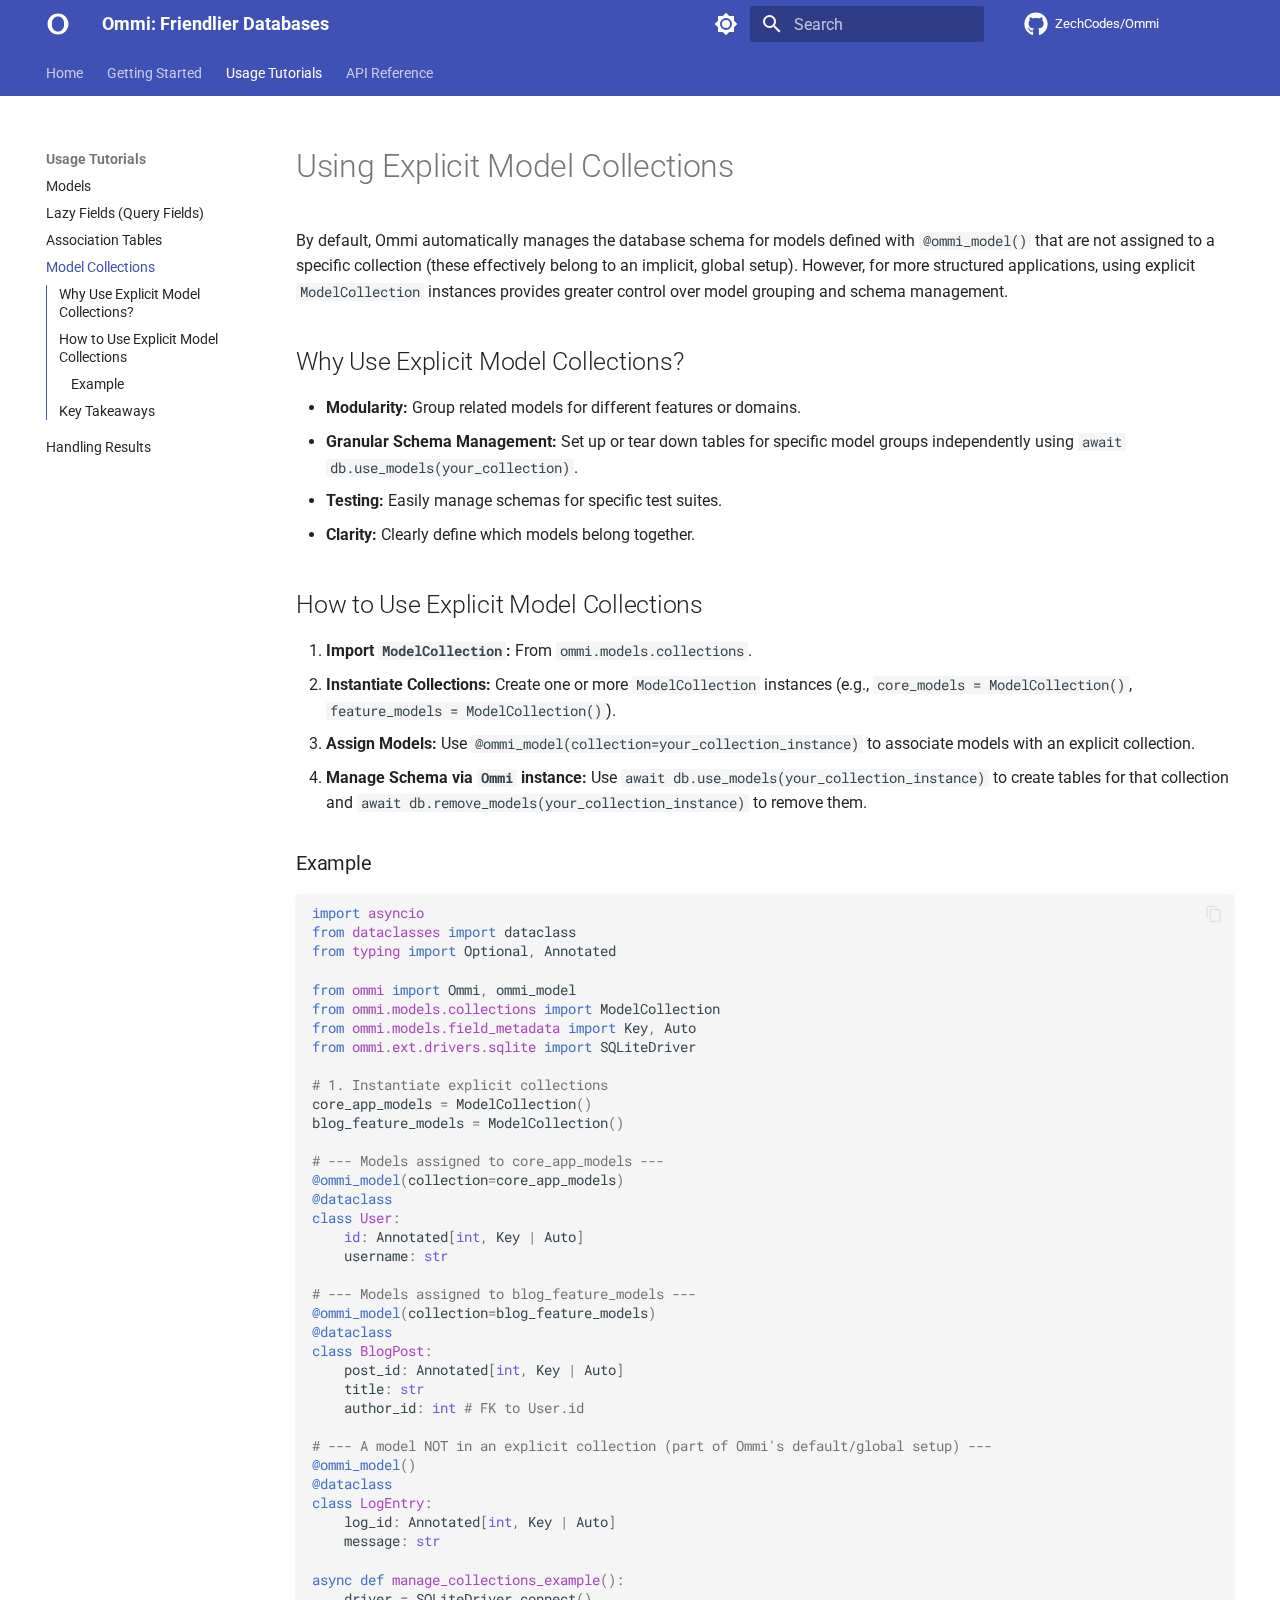
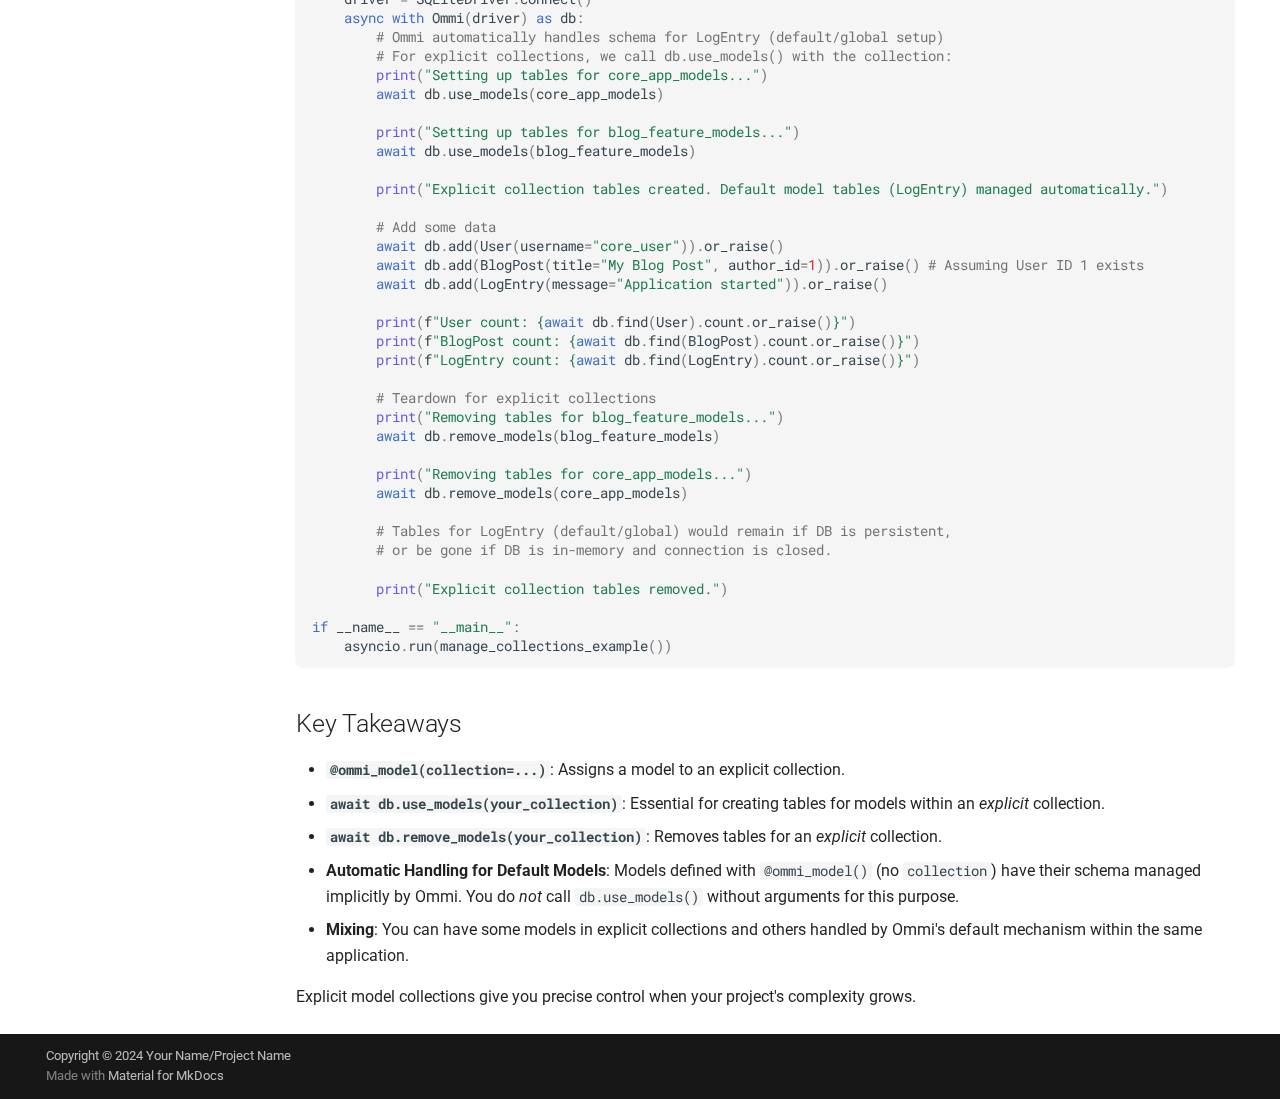
<file: site/usage/model-collections/index.html>
<!doctype html>
<html lang="en" class="no-js">
  <head>
    
      <meta charset="utf-8">
      <meta name="viewport" content="width=device-width,initial-scale=1">
      
        <meta name="description" content="An OMM (object model mapper) for the 80% case, providing a consistent interface across database choices.">
      
      
        <meta name="author" content="Zech Zimmerman">
      
      
      
        <link rel="prev" href="../association-tables/">
      
      
        <link rel="next" href="../handling-results/">
      
      
      <link rel="icon" href="../../assets/favicon.svg">
      <meta name="generator" content="mkdocs-1.6.1, mkdocs-material-9.6.14">
    
    
      
        <title>Model Collections - Ommi: Friendlier Databases</title>
      
    
    
      <link rel="stylesheet" href="../../assets/stylesheets/main.342714a4.min.css">
      
        
        <link rel="stylesheet" href="../../assets/stylesheets/palette.06af60db.min.css">
      
      


    
    
      
    
    
      
        
        
        <link rel="preconnect" href="https://fonts.gstatic.com" crossorigin>
        <link rel="stylesheet" href="https://fonts.googleapis.com/css?family=Roboto:300,300i,400,400i,700,700i%7CRoboto+Mono:400,400i,700,700i&display=fallback">
        <style>:root{--md-text-font:"Roboto";--md-code-font:"Roboto Mono"}</style>
      
    
    
      <link rel="stylesheet" href="../../assets/_mkdocstrings.css">
    
      <link rel="stylesheet" href="../../stylesheets/extra.css">
    
    <script>__md_scope=new URL("../..",location),__md_hash=e=>[...e].reduce(((e,_)=>(e<<5)-e+_.charCodeAt(0)),0),__md_get=(e,_=localStorage,t=__md_scope)=>JSON.parse(_.getItem(t.pathname+"."+e)),__md_set=(e,_,t=localStorage,a=__md_scope)=>{try{t.setItem(a.pathname+"."+e,JSON.stringify(_))}catch(e){}}</script>
    
      

    
    
    
  </head>
  
  
    
    
      
    
    
    
    
    <body dir="ltr" data-md-color-scheme="default" data-md-color-primary="indigo" data-md-color-accent="pink">
  
    
    <input class="md-toggle" data-md-toggle="drawer" type="checkbox" id="__drawer" autocomplete="off">
    <input class="md-toggle" data-md-toggle="search" type="checkbox" id="__search" autocomplete="off">
    <label class="md-overlay" for="__drawer"></label>
    <div data-md-component="skip">
      
        
        <a href="#using-explicit-model-collections" class="md-skip">
          Skip to content
        </a>
      
    </div>
    <div data-md-component="announce">
      
    </div>
    
    
      

<header class="md-header" data-md-component="header">
  <nav class="md-header__inner md-grid" aria-label="Header">
    <a href="../.." title="Ommi: Friendlier Databases" class="md-header__button md-logo" aria-label="Ommi: Friendlier Databases" data-md-component="logo">
      
  <img src="../../assets/logo.svg" alt="logo">

    </a>
    <label class="md-header__button md-icon" for="__drawer">
      
      <svg xmlns="http://www.w3.org/2000/svg" viewBox="0 0 24 24"><path d="M3 6h18v2H3zm0 5h18v2H3zm0 5h18v2H3z"/></svg>
    </label>
    <div class="md-header__title" data-md-component="header-title">
      <div class="md-header__ellipsis">
        <div class="md-header__topic">
          <span class="md-ellipsis">
            Ommi: Friendlier Databases
          </span>
        </div>
        <div class="md-header__topic" data-md-component="header-topic">
          <span class="md-ellipsis">
            
              Model Collections
            
          </span>
        </div>
      </div>
    </div>
    
      
        <form class="md-header__option" data-md-component="palette">
  
    
    
    
    <input class="md-option" data-md-color-media="" data-md-color-scheme="default" data-md-color-primary="indigo" data-md-color-accent="pink"  aria-label="Switch to dark mode"  type="radio" name="__palette" id="__palette_0">
    
      <label class="md-header__button md-icon" title="Switch to dark mode" for="__palette_1" hidden>
        <svg xmlns="http://www.w3.org/2000/svg" viewBox="0 0 24 24"><path d="M12 8a4 4 0 0 0-4 4 4 4 0 0 0 4 4 4 4 0 0 0 4-4 4 4 0 0 0-4-4m0 10a6 6 0 0 1-6-6 6 6 0 0 1 6-6 6 6 0 0 1 6 6 6 6 0 0 1-6 6m8-9.31V4h-4.69L12 .69 8.69 4H4v4.69L.69 12 4 15.31V20h4.69L12 23.31 15.31 20H20v-4.69L23.31 12z"/></svg>
      </label>
    
  
    
    
    
    <input class="md-option" data-md-color-media="" data-md-color-scheme="slate" data-md-color-primary="blue" data-md-color-accent="lime"  aria-label="Switch to light mode"  type="radio" name="__palette" id="__palette_1">
    
      <label class="md-header__button md-icon" title="Switch to light mode" for="__palette_0" hidden>
        <svg xmlns="http://www.w3.org/2000/svg" viewBox="0 0 24 24"><path d="M12 18c-.89 0-1.74-.2-2.5-.55C11.56 16.5 13 14.42 13 12s-1.44-4.5-3.5-5.45C10.26 6.2 11.11 6 12 6a6 6 0 0 1 6 6 6 6 0 0 1-6 6m8-9.31V4h-4.69L12 .69 8.69 4H4v4.69L.69 12 4 15.31V20h4.69L12 23.31 15.31 20H20v-4.69L23.31 12z"/></svg>
      </label>
    
  
</form>
      
    
    
      <script>var palette=__md_get("__palette");if(palette&&palette.color){if("(prefers-color-scheme)"===palette.color.media){var media=matchMedia("(prefers-color-scheme: light)"),input=document.querySelector(media.matches?"[data-md-color-media='(prefers-color-scheme: light)']":"[data-md-color-media='(prefers-color-scheme: dark)']");palette.color.media=input.getAttribute("data-md-color-media"),palette.color.scheme=input.getAttribute("data-md-color-scheme"),palette.color.primary=input.getAttribute("data-md-color-primary"),palette.color.accent=input.getAttribute("data-md-color-accent")}for(var[key,value]of Object.entries(palette.color))document.body.setAttribute("data-md-color-"+key,value)}</script>
    
    
    
      
      
        <label class="md-header__button md-icon" for="__search">
          
          <svg xmlns="http://www.w3.org/2000/svg" viewBox="0 0 24 24"><path d="M9.5 3A6.5 6.5 0 0 1 16 9.5c0 1.61-.59 3.09-1.56 4.23l.27.27h.79l5 5-1.5 1.5-5-5v-.79l-.27-.27A6.52 6.52 0 0 1 9.5 16 6.5 6.5 0 0 1 3 9.5 6.5 6.5 0 0 1 9.5 3m0 2C7 5 5 7 5 9.5S7 14 9.5 14 14 12 14 9.5 12 5 9.5 5"/></svg>
        </label>
        <div class="md-search" data-md-component="search" role="dialog">
  <label class="md-search__overlay" for="__search"></label>
  <div class="md-search__inner" role="search">
    <form class="md-search__form" name="search">
      <input type="text" class="md-search__input" name="query" aria-label="Search" placeholder="Search" autocapitalize="off" autocorrect="off" autocomplete="off" spellcheck="false" data-md-component="search-query" required>
      <label class="md-search__icon md-icon" for="__search">
        
        <svg xmlns="http://www.w3.org/2000/svg" viewBox="0 0 24 24"><path d="M9.5 3A6.5 6.5 0 0 1 16 9.5c0 1.61-.59 3.09-1.56 4.23l.27.27h.79l5 5-1.5 1.5-5-5v-.79l-.27-.27A6.52 6.52 0 0 1 9.5 16 6.5 6.5 0 0 1 3 9.5 6.5 6.5 0 0 1 9.5 3m0 2C7 5 5 7 5 9.5S7 14 9.5 14 14 12 14 9.5 12 5 9.5 5"/></svg>
        
        <svg xmlns="http://www.w3.org/2000/svg" viewBox="0 0 24 24"><path d="M20 11v2H8l5.5 5.5-1.42 1.42L4.16 12l7.92-7.92L13.5 5.5 8 11z"/></svg>
      </label>
      <nav class="md-search__options" aria-label="Search">
        
        <button type="reset" class="md-search__icon md-icon" title="Clear" aria-label="Clear" tabindex="-1">
          
          <svg xmlns="http://www.w3.org/2000/svg" viewBox="0 0 24 24"><path d="M19 6.41 17.59 5 12 10.59 6.41 5 5 6.41 10.59 12 5 17.59 6.41 19 12 13.41 17.59 19 19 17.59 13.41 12z"/></svg>
        </button>
      </nav>
      
        <div class="md-search__suggest" data-md-component="search-suggest"></div>
      
    </form>
    <div class="md-search__output">
      <div class="md-search__scrollwrap" tabindex="0" data-md-scrollfix>
        <div class="md-search-result" data-md-component="search-result">
          <div class="md-search-result__meta">
            Initializing search
          </div>
          <ol class="md-search-result__list" role="presentation"></ol>
        </div>
      </div>
    </div>
  </div>
</div>
      
    
    
      <div class="md-header__source">
        <a href="https://github.com/ZechCodes/Ommi" title="Go to repository" class="md-source" data-md-component="source">
  <div class="md-source__icon md-icon">
    
    <svg xmlns="http://www.w3.org/2000/svg" viewBox="0 0 496 512"><!--! Font Awesome Free 6.7.2 by @fontawesome - https://fontawesome.com License - https://fontawesome.com/license/free (Icons: CC BY 4.0, Fonts: SIL OFL 1.1, Code: MIT License) Copyright 2024 Fonticons, Inc.--><path d="M165.9 397.4c0 2-2.3 3.6-5.2 3.6-3.3.3-5.6-1.3-5.6-3.6 0-2 2.3-3.6 5.2-3.6 3-.3 5.6 1.3 5.6 3.6m-31.1-4.5c-.7 2 1.3 4.3 4.3 4.9 2.6 1 5.6 0 6.2-2s-1.3-4.3-4.3-5.2c-2.6-.7-5.5.3-6.2 2.3m44.2-1.7c-2.9.7-4.9 2.6-4.6 4.9.3 2 2.9 3.3 5.9 2.6 2.9-.7 4.9-2.6 4.6-4.6-.3-1.9-3-3.2-5.9-2.9M244.8 8C106.1 8 0 113.3 0 252c0 110.9 69.8 205.8 169.5 239.2 12.8 2.3 17.3-5.6 17.3-12.1 0-6.2-.3-40.4-.3-61.4 0 0-70 15-84.7-29.8 0 0-11.4-29.1-27.8-36.6 0 0-22.9-15.7 1.6-15.4 0 0 24.9 2 38.6 25.8 21.9 38.6 58.6 27.5 72.9 20.9 2.3-16 8.8-27.1 16-33.7-55.9-6.2-112.3-14.3-112.3-110.5 0-27.5 7.6-41.3 23.6-58.9-2.6-6.5-11.1-33.3 2.6-67.9 20.9-6.5 69 27 69 27 20-5.6 41.5-8.5 62.8-8.5s42.8 2.9 62.8 8.5c0 0 48.1-33.6 69-27 13.7 34.7 5.2 61.4 2.6 67.9 16 17.7 25.8 31.5 25.8 58.9 0 96.5-58.9 104.2-114.8 110.5 9.2 7.9 17 22.9 17 46.4 0 33.7-.3 75.4-.3 83.6 0 6.5 4.6 14.4 17.3 12.1C428.2 457.8 496 362.9 496 252 496 113.3 383.5 8 244.8 8M97.2 352.9c-1.3 1-1 3.3.7 5.2 1.6 1.6 3.9 2.3 5.2 1 1.3-1 1-3.3-.7-5.2-1.6-1.6-3.9-2.3-5.2-1m-10.8-8.1c-.7 1.3.3 2.9 2.3 3.9 1.6 1 3.6.7 4.3-.7.7-1.3-.3-2.9-2.3-3.9-2-.6-3.6-.3-4.3.7m32.4 35.6c-1.6 1.3-1 4.3 1.3 6.2 2.3 2.3 5.2 2.6 6.5 1 1.3-1.3.7-4.3-1.3-6.2-2.2-2.3-5.2-2.6-6.5-1m-11.4-14.7c-1.6 1-1.6 3.6 0 5.9s4.3 3.3 5.6 2.3c1.6-1.3 1.6-3.9 0-6.2-1.4-2.3-4-3.3-5.6-2"/></svg>
  </div>
  <div class="md-source__repository">
    ZechCodes/Ommi
  </div>
</a>
      </div>
    
  </nav>
  
</header>
    
    <div class="md-container" data-md-component="container">
      
      
        
          
            
<nav class="md-tabs" aria-label="Tabs" data-md-component="tabs">
  <div class="md-grid">
    <ul class="md-tabs__list">
      
        
  
  
  
  
    <li class="md-tabs__item">
      <a href="../.." class="md-tabs__link">
        
  
  
    
  
  Home

      </a>
    </li>
  

      
        
  
  
  
  
    <li class="md-tabs__item">
      <a href="../../getting-started/" class="md-tabs__link">
        
  
  
    
  
  Getting Started

      </a>
    </li>
  

      
        
  
  
  
    
  
  
    
    
      <li class="md-tabs__item md-tabs__item--active">
        <a href="../models/" class="md-tabs__link">
          
  
  
  Usage Tutorials

        </a>
      </li>
    
  

      
        
  
  
  
  
    
    
      <li class="md-tabs__item">
        <a href="../../api/overview/" class="md-tabs__link">
          
  
  
  API Reference

        </a>
      </li>
    
  

      
    </ul>
  </div>
</nav>
          
        
      
      <main class="md-main" data-md-component="main">
        <div class="md-main__inner md-grid">
          
            
              
              <div class="md-sidebar md-sidebar--primary" data-md-component="sidebar" data-md-type="navigation" >
                <div class="md-sidebar__scrollwrap">
                  <div class="md-sidebar__inner">
                    


  


  

<nav class="md-nav md-nav--primary md-nav--lifted md-nav--integrated" aria-label="Navigation" data-md-level="0">
  <label class="md-nav__title" for="__drawer">
    <a href="../.." title="Ommi: Friendlier Databases" class="md-nav__button md-logo" aria-label="Ommi: Friendlier Databases" data-md-component="logo">
      
  <img src="../../assets/logo.svg" alt="logo">

    </a>
    Ommi: Friendlier Databases
  </label>
  
    <div class="md-nav__source">
      <a href="https://github.com/ZechCodes/Ommi" title="Go to repository" class="md-source" data-md-component="source">
  <div class="md-source__icon md-icon">
    
    <svg xmlns="http://www.w3.org/2000/svg" viewBox="0 0 496 512"><!--! Font Awesome Free 6.7.2 by @fontawesome - https://fontawesome.com License - https://fontawesome.com/license/free (Icons: CC BY 4.0, Fonts: SIL OFL 1.1, Code: MIT License) Copyright 2024 Fonticons, Inc.--><path d="M165.9 397.4c0 2-2.3 3.6-5.2 3.6-3.3.3-5.6-1.3-5.6-3.6 0-2 2.3-3.6 5.2-3.6 3-.3 5.6 1.3 5.6 3.6m-31.1-4.5c-.7 2 1.3 4.3 4.3 4.9 2.6 1 5.6 0 6.2-2s-1.3-4.3-4.3-5.2c-2.6-.7-5.5.3-6.2 2.3m44.2-1.7c-2.9.7-4.9 2.6-4.6 4.9.3 2 2.9 3.3 5.9 2.6 2.9-.7 4.9-2.6 4.6-4.6-.3-1.9-3-3.2-5.9-2.9M244.8 8C106.1 8 0 113.3 0 252c0 110.9 69.8 205.8 169.5 239.2 12.8 2.3 17.3-5.6 17.3-12.1 0-6.2-.3-40.4-.3-61.4 0 0-70 15-84.7-29.8 0 0-11.4-29.1-27.8-36.6 0 0-22.9-15.7 1.6-15.4 0 0 24.9 2 38.6 25.8 21.9 38.6 58.6 27.5 72.9 20.9 2.3-16 8.8-27.1 16-33.7-55.9-6.2-112.3-14.3-112.3-110.5 0-27.5 7.6-41.3 23.6-58.9-2.6-6.5-11.1-33.3 2.6-67.9 20.9-6.5 69 27 69 27 20-5.6 41.5-8.5 62.8-8.5s42.8 2.9 62.8 8.5c0 0 48.1-33.6 69-27 13.7 34.7 5.2 61.4 2.6 67.9 16 17.7 25.8 31.5 25.8 58.9 0 96.5-58.9 104.2-114.8 110.5 9.2 7.9 17 22.9 17 46.4 0 33.7-.3 75.4-.3 83.6 0 6.5 4.6 14.4 17.3 12.1C428.2 457.8 496 362.9 496 252 496 113.3 383.5 8 244.8 8M97.2 352.9c-1.3 1-1 3.3.7 5.2 1.6 1.6 3.9 2.3 5.2 1 1.3-1 1-3.3-.7-5.2-1.6-1.6-3.9-2.3-5.2-1m-10.8-8.1c-.7 1.3.3 2.9 2.3 3.9 1.6 1 3.6.7 4.3-.7.7-1.3-.3-2.9-2.3-3.9-2-.6-3.6-.3-4.3.7m32.4 35.6c-1.6 1.3-1 4.3 1.3 6.2 2.3 2.3 5.2 2.6 6.5 1 1.3-1.3.7-4.3-1.3-6.2-2.2-2.3-5.2-2.6-6.5-1m-11.4-14.7c-1.6 1-1.6 3.6 0 5.9s4.3 3.3 5.6 2.3c1.6-1.3 1.6-3.9 0-6.2-1.4-2.3-4-3.3-5.6-2"/></svg>
  </div>
  <div class="md-source__repository">
    ZechCodes/Ommi
  </div>
</a>
    </div>
  
  <ul class="md-nav__list" data-md-scrollfix>
    
      
      
  
  
  
  
    <li class="md-nav__item">
      <a href="../.." class="md-nav__link">
        
  
  
  <span class="md-ellipsis">
    Home
    
  </span>
  

      </a>
    </li>
  

    
      
      
  
  
  
  
    <li class="md-nav__item">
      <a href="../../getting-started/" class="md-nav__link">
        
  
  
  <span class="md-ellipsis">
    Getting Started
    
  </span>
  

      </a>
    </li>
  

    
      
      
  
  
    
  
  
  
    
    
    
    
      
        
        
      
      
        
      
    
    
    <li class="md-nav__item md-nav__item--active md-nav__item--section md-nav__item--nested">
      
        
        
        <input class="md-nav__toggle md-toggle " type="checkbox" id="__nav_3" checked>
        
          
          <label class="md-nav__link" for="__nav_3" id="__nav_3_label" tabindex="">
            
  
  
  <span class="md-ellipsis">
    Usage Tutorials
    
  </span>
  

            <span class="md-nav__icon md-icon"></span>
          </label>
        
        <nav class="md-nav" data-md-level="1" aria-labelledby="__nav_3_label" aria-expanded="true">
          <label class="md-nav__title" for="__nav_3">
            <span class="md-nav__icon md-icon"></span>
            Usage Tutorials
          </label>
          <ul class="md-nav__list" data-md-scrollfix>
            
              
                
  
  
  
  
    <li class="md-nav__item">
      <a href="../models/" class="md-nav__link">
        
  
  
  <span class="md-ellipsis">
    Models
    
  </span>
  

      </a>
    </li>
  

              
            
              
                
  
  
  
  
    <li class="md-nav__item">
      <a href="../lazy-fields/" class="md-nav__link">
        
  
  
  <span class="md-ellipsis">
    Lazy Fields (Query Fields)
    
  </span>
  

      </a>
    </li>
  

              
            
              
                
  
  
  
  
    <li class="md-nav__item">
      <a href="../association-tables/" class="md-nav__link">
        
  
  
  <span class="md-ellipsis">
    Association Tables
    
  </span>
  

      </a>
    </li>
  

              
            
              
                
  
  
    
  
  
  
    <li class="md-nav__item md-nav__item--active">
      
      <input class="md-nav__toggle md-toggle" type="checkbox" id="__toc">
      
      
        
      
      
        <label class="md-nav__link md-nav__link--active" for="__toc">
          
  
  
  <span class="md-ellipsis">
    Model Collections
    
  </span>
  

          <span class="md-nav__icon md-icon"></span>
        </label>
      
      <a href="./" class="md-nav__link md-nav__link--active">
        
  
  
  <span class="md-ellipsis">
    Model Collections
    
  </span>
  

      </a>
      
        

<nav class="md-nav md-nav--secondary" aria-label="Table of contents">
  
  
  
    
  
  
    <label class="md-nav__title" for="__toc">
      <span class="md-nav__icon md-icon"></span>
      Table of contents
    </label>
    <ul class="md-nav__list" data-md-component="toc" data-md-scrollfix>
      
        <li class="md-nav__item">
  <a href="#why-use-explicit-model-collections" class="md-nav__link">
    <span class="md-ellipsis">
      Why Use Explicit Model Collections?
    </span>
  </a>
  
</li>
      
        <li class="md-nav__item">
  <a href="#how-to-use-explicit-model-collections" class="md-nav__link">
    <span class="md-ellipsis">
      How to Use Explicit Model Collections
    </span>
  </a>
  
    <nav class="md-nav" aria-label="How to Use Explicit Model Collections">
      <ul class="md-nav__list">
        
          <li class="md-nav__item">
  <a href="#example" class="md-nav__link">
    <span class="md-ellipsis">
      Example
    </span>
  </a>
  
</li>
        
      </ul>
    </nav>
  
</li>
      
        <li class="md-nav__item">
  <a href="#key-takeaways" class="md-nav__link">
    <span class="md-ellipsis">
      Key Takeaways
    </span>
  </a>
  
</li>
      
    </ul>
  
</nav>
      
    </li>
  

              
            
              
                
  
  
  
  
    <li class="md-nav__item">
      <a href="../handling-results/" class="md-nav__link">
        
  
  
  <span class="md-ellipsis">
    Handling Results
    
  </span>
  

      </a>
    </li>
  

              
            
          </ul>
        </nav>
      
    </li>
  

    
      
      
  
  
  
  
    
    
    
    
      
      
        
      
    
    
    <li class="md-nav__item md-nav__item--nested">
      
        
        
          
        
        <input class="md-nav__toggle md-toggle md-toggle--indeterminate" type="checkbox" id="__nav_4" >
        
          
          <label class="md-nav__link" for="__nav_4" id="__nav_4_label" tabindex="0">
            
  
  
  <span class="md-ellipsis">
    API Reference
    
  </span>
  

            <span class="md-nav__icon md-icon"></span>
          </label>
        
        <nav class="md-nav" data-md-level="1" aria-labelledby="__nav_4_label" aria-expanded="false">
          <label class="md-nav__title" for="__nav_4">
            <span class="md-nav__icon md-icon"></span>
            API Reference
          </label>
          <ul class="md-nav__list" data-md-scrollfix>
            
              
                
  
  
  
  
    <li class="md-nav__item">
      <a href="../../api/overview/" class="md-nav__link">
        
  
  
  <span class="md-ellipsis">
    Overview
    
  </span>
  

      </a>
    </li>
  

              
            
              
                
  
  
  
  
    <li class="md-nav__item">
      <a href="../../api/core/" class="md-nav__link">
        
  
  
  <span class="md-ellipsis">
    Core
    
  </span>
  

      </a>
    </li>
  

              
            
              
                
  
  
  
  
    <li class="md-nav__item">
      <a href="../../api/drivers/" class="md-nav__link">
        
  
  
  <span class="md-ellipsis">
    Drivers
    
  </span>
  

      </a>
    </li>
  

              
            
              
                
  
  
  
  
    <li class="md-nav__item">
      <a href="../../api/models/" class="md-nav__link">
        
  
  
  <span class="md-ellipsis">
    Models & Fields
    
  </span>
  

      </a>
    </li>
  

              
            
              
                
  
  
  
  
    <li class="md-nav__item">
      <a href="../../api/ommi_model/" class="md-nav__link">
        
  
  
  <span class="md-ellipsis">
    OmmiModel
    
  </span>
  

      </a>
    </li>
  

              
            
              
                
  
  
  
  
    <li class="md-nav__item">
      <a href="../../api/results/" class="md-nav__link">
        
  
  
  <span class="md-ellipsis">
    Results
    
  </span>
  

      </a>
    </li>
  

              
            
              
                
  
  
  
  
    <li class="md-nav__item">
      <a href="../../api/lazy_fields/" class="md-nav__link">
        
  
  
  <span class="md-ellipsis">
    Lazy Fields
    
  </span>
  

      </a>
    </li>
  

              
            
          </ul>
        </nav>
      
    </li>
  

    
  </ul>
</nav>
                  </div>
                </div>
              </div>
            
            
          
          
            <div class="md-content" data-md-component="content">
              <article class="md-content__inner md-typeset">
                
                  


  
  


<h1 id="using-explicit-model-collections">Using Explicit Model Collections<a class="headerlink" href="#using-explicit-model-collections" title="Permanent link">&para;</a></h1>
<p>By default, Ommi automatically manages the database schema for models defined with <code>@ommi_model()</code> that are not assigned to a specific collection (these effectively belong to an implicit, global setup). However, for more structured applications, using explicit <code>ModelCollection</code> instances provides greater control over model grouping and schema management.</p>
<h2 id="why-use-explicit-model-collections">Why Use Explicit Model Collections?<a class="headerlink" href="#why-use-explicit-model-collections" title="Permanent link">&para;</a></h2>
<ul>
<li><strong>Modularity:</strong> Group related models for different features or domains.</li>
<li><strong>Granular Schema Management:</strong> Set up or tear down tables for specific model groups independently using <code>await db.use_models(your_collection)</code>.</li>
<li><strong>Testing:</strong> Easily manage schemas for specific test suites.</li>
<li><strong>Clarity:</strong> Clearly define which models belong together.</li>
</ul>
<h2 id="how-to-use-explicit-model-collections">How to Use Explicit Model Collections<a class="headerlink" href="#how-to-use-explicit-model-collections" title="Permanent link">&para;</a></h2>
<ol>
<li><strong>Import <code>ModelCollection</code>:</strong> From <code>ommi.models.collections</code>.</li>
<li><strong>Instantiate Collections:</strong> Create one or more <code>ModelCollection</code> instances (e.g., <code>core_models = ModelCollection()</code>, <code>feature_models = ModelCollection()</code>).</li>
<li><strong>Assign Models:</strong> Use <code>@ommi_model(collection=your_collection_instance)</code> to associate models with an explicit collection.</li>
<li><strong>Manage Schema via <code>Ommi</code> instance:</strong> Use <code>await db.use_models(your_collection_instance)</code> to create tables for that collection and <code>await db.remove_models(your_collection_instance)</code> to remove them.</li>
</ol>
<h3 id="example">Example<a class="headerlink" href="#example" title="Permanent link">&para;</a></h3>
<div class="highlight"><pre><span></span><code><span id="__span-0-1"><a id="__codelineno-0-1" name="__codelineno-0-1" href="#__codelineno-0-1"></a><span class="kn">import</span><span class="w"> </span><span class="nn">asyncio</span>
</span><span id="__span-0-2"><a id="__codelineno-0-2" name="__codelineno-0-2" href="#__codelineno-0-2"></a><span class="kn">from</span><span class="w"> </span><span class="nn">dataclasses</span><span class="w"> </span><span class="kn">import</span> <span class="n">dataclass</span>
</span><span id="__span-0-3"><a id="__codelineno-0-3" name="__codelineno-0-3" href="#__codelineno-0-3"></a><span class="kn">from</span><span class="w"> </span><span class="nn">typing</span><span class="w"> </span><span class="kn">import</span> <span class="n">Optional</span><span class="p">,</span> <span class="n">Annotated</span>
</span><span id="__span-0-4"><a id="__codelineno-0-4" name="__codelineno-0-4" href="#__codelineno-0-4"></a>
</span><span id="__span-0-5"><a id="__codelineno-0-5" name="__codelineno-0-5" href="#__codelineno-0-5"></a><span class="kn">from</span><span class="w"> </span><span class="nn">ommi</span><span class="w"> </span><span class="kn">import</span> <span class="n">Ommi</span><span class="p">,</span> <span class="n">ommi_model</span>
</span><span id="__span-0-6"><a id="__codelineno-0-6" name="__codelineno-0-6" href="#__codelineno-0-6"></a><span class="kn">from</span><span class="w"> </span><span class="nn">ommi.models.collections</span><span class="w"> </span><span class="kn">import</span> <span class="n">ModelCollection</span>
</span><span id="__span-0-7"><a id="__codelineno-0-7" name="__codelineno-0-7" href="#__codelineno-0-7"></a><span class="kn">from</span><span class="w"> </span><span class="nn">ommi.models.field_metadata</span><span class="w"> </span><span class="kn">import</span> <span class="n">Key</span><span class="p">,</span> <span class="n">Auto</span>
</span><span id="__span-0-8"><a id="__codelineno-0-8" name="__codelineno-0-8" href="#__codelineno-0-8"></a><span class="kn">from</span><span class="w"> </span><span class="nn">ommi.ext.drivers.sqlite</span><span class="w"> </span><span class="kn">import</span> <span class="n">SQLiteDriver</span>
</span><span id="__span-0-9"><a id="__codelineno-0-9" name="__codelineno-0-9" href="#__codelineno-0-9"></a>
</span><span id="__span-0-10"><a id="__codelineno-0-10" name="__codelineno-0-10" href="#__codelineno-0-10"></a><span class="c1"># 1. Instantiate explicit collections</span>
</span><span id="__span-0-11"><a id="__codelineno-0-11" name="__codelineno-0-11" href="#__codelineno-0-11"></a><span class="n">core_app_models</span> <span class="o">=</span> <span class="n">ModelCollection</span><span class="p">()</span>
</span><span id="__span-0-12"><a id="__codelineno-0-12" name="__codelineno-0-12" href="#__codelineno-0-12"></a><span class="n">blog_feature_models</span> <span class="o">=</span> <span class="n">ModelCollection</span><span class="p">()</span>
</span><span id="__span-0-13"><a id="__codelineno-0-13" name="__codelineno-0-13" href="#__codelineno-0-13"></a>
</span><span id="__span-0-14"><a id="__codelineno-0-14" name="__codelineno-0-14" href="#__codelineno-0-14"></a><span class="c1"># --- Models assigned to core_app_models ---</span>
</span><span id="__span-0-15"><a id="__codelineno-0-15" name="__codelineno-0-15" href="#__codelineno-0-15"></a><span class="nd">@ommi_model</span><span class="p">(</span><span class="n">collection</span><span class="o">=</span><span class="n">core_app_models</span><span class="p">)</span>
</span><span id="__span-0-16"><a id="__codelineno-0-16" name="__codelineno-0-16" href="#__codelineno-0-16"></a><span class="nd">@dataclass</span>
</span><span id="__span-0-17"><a id="__codelineno-0-17" name="__codelineno-0-17" href="#__codelineno-0-17"></a><span class="k">class</span><span class="w"> </span><span class="nc">User</span><span class="p">:</span>
</span><span id="__span-0-18"><a id="__codelineno-0-18" name="__codelineno-0-18" href="#__codelineno-0-18"></a>    <span class="nb">id</span><span class="p">:</span> <span class="n">Annotated</span><span class="p">[</span><span class="nb">int</span><span class="p">,</span> <span class="n">Key</span> <span class="o">|</span> <span class="n">Auto</span><span class="p">]</span>
</span><span id="__span-0-19"><a id="__codelineno-0-19" name="__codelineno-0-19" href="#__codelineno-0-19"></a>    <span class="n">username</span><span class="p">:</span> <span class="nb">str</span>
</span><span id="__span-0-20"><a id="__codelineno-0-20" name="__codelineno-0-20" href="#__codelineno-0-20"></a>
</span><span id="__span-0-21"><a id="__codelineno-0-21" name="__codelineno-0-21" href="#__codelineno-0-21"></a><span class="c1"># --- Models assigned to blog_feature_models ---</span>
</span><span id="__span-0-22"><a id="__codelineno-0-22" name="__codelineno-0-22" href="#__codelineno-0-22"></a><span class="nd">@ommi_model</span><span class="p">(</span><span class="n">collection</span><span class="o">=</span><span class="n">blog_feature_models</span><span class="p">)</span>
</span><span id="__span-0-23"><a id="__codelineno-0-23" name="__codelineno-0-23" href="#__codelineno-0-23"></a><span class="nd">@dataclass</span>
</span><span id="__span-0-24"><a id="__codelineno-0-24" name="__codelineno-0-24" href="#__codelineno-0-24"></a><span class="k">class</span><span class="w"> </span><span class="nc">BlogPost</span><span class="p">:</span>
</span><span id="__span-0-25"><a id="__codelineno-0-25" name="__codelineno-0-25" href="#__codelineno-0-25"></a>    <span class="n">post_id</span><span class="p">:</span> <span class="n">Annotated</span><span class="p">[</span><span class="nb">int</span><span class="p">,</span> <span class="n">Key</span> <span class="o">|</span> <span class="n">Auto</span><span class="p">]</span>
</span><span id="__span-0-26"><a id="__codelineno-0-26" name="__codelineno-0-26" href="#__codelineno-0-26"></a>    <span class="n">title</span><span class="p">:</span> <span class="nb">str</span>
</span><span id="__span-0-27"><a id="__codelineno-0-27" name="__codelineno-0-27" href="#__codelineno-0-27"></a>    <span class="n">author_id</span><span class="p">:</span> <span class="nb">int</span> <span class="c1"># FK to User.id</span>
</span><span id="__span-0-28"><a id="__codelineno-0-28" name="__codelineno-0-28" href="#__codelineno-0-28"></a>
</span><span id="__span-0-29"><a id="__codelineno-0-29" name="__codelineno-0-29" href="#__codelineno-0-29"></a><span class="c1"># --- A model NOT in an explicit collection (part of Ommi&#39;s default/global setup) ---</span>
</span><span id="__span-0-30"><a id="__codelineno-0-30" name="__codelineno-0-30" href="#__codelineno-0-30"></a><span class="nd">@ommi_model</span><span class="p">()</span>
</span><span id="__span-0-31"><a id="__codelineno-0-31" name="__codelineno-0-31" href="#__codelineno-0-31"></a><span class="nd">@dataclass</span>
</span><span id="__span-0-32"><a id="__codelineno-0-32" name="__codelineno-0-32" href="#__codelineno-0-32"></a><span class="k">class</span><span class="w"> </span><span class="nc">LogEntry</span><span class="p">:</span>
</span><span id="__span-0-33"><a id="__codelineno-0-33" name="__codelineno-0-33" href="#__codelineno-0-33"></a>    <span class="n">log_id</span><span class="p">:</span> <span class="n">Annotated</span><span class="p">[</span><span class="nb">int</span><span class="p">,</span> <span class="n">Key</span> <span class="o">|</span> <span class="n">Auto</span><span class="p">]</span>
</span><span id="__span-0-34"><a id="__codelineno-0-34" name="__codelineno-0-34" href="#__codelineno-0-34"></a>    <span class="n">message</span><span class="p">:</span> <span class="nb">str</span>
</span><span id="__span-0-35"><a id="__codelineno-0-35" name="__codelineno-0-35" href="#__codelineno-0-35"></a>
</span><span id="__span-0-36"><a id="__codelineno-0-36" name="__codelineno-0-36" href="#__codelineno-0-36"></a><span class="k">async</span> <span class="k">def</span><span class="w"> </span><span class="nf">manage_collections_example</span><span class="p">():</span>
</span><span id="__span-0-37"><a id="__codelineno-0-37" name="__codelineno-0-37" href="#__codelineno-0-37"></a>    <span class="n">driver</span> <span class="o">=</span> <span class="n">SQLiteDriver</span><span class="o">.</span><span class="n">connect</span><span class="p">()</span>
</span><span id="__span-0-38"><a id="__codelineno-0-38" name="__codelineno-0-38" href="#__codelineno-0-38"></a>    <span class="k">async</span> <span class="k">with</span> <span class="n">Ommi</span><span class="p">(</span><span class="n">driver</span><span class="p">)</span> <span class="k">as</span> <span class="n">db</span><span class="p">:</span>
</span><span id="__span-0-39"><a id="__codelineno-0-39" name="__codelineno-0-39" href="#__codelineno-0-39"></a>        <span class="c1"># Ommi automatically handles schema for LogEntry (default/global setup)</span>
</span><span id="__span-0-40"><a id="__codelineno-0-40" name="__codelineno-0-40" href="#__codelineno-0-40"></a>        <span class="c1"># For explicit collections, we call db.use_models() with the collection:</span>
</span><span id="__span-0-41"><a id="__codelineno-0-41" name="__codelineno-0-41" href="#__codelineno-0-41"></a>        <span class="nb">print</span><span class="p">(</span><span class="s2">&quot;Setting up tables for core_app_models...&quot;</span><span class="p">)</span>
</span><span id="__span-0-42"><a id="__codelineno-0-42" name="__codelineno-0-42" href="#__codelineno-0-42"></a>        <span class="k">await</span> <span class="n">db</span><span class="o">.</span><span class="n">use_models</span><span class="p">(</span><span class="n">core_app_models</span><span class="p">)</span>
</span><span id="__span-0-43"><a id="__codelineno-0-43" name="__codelineno-0-43" href="#__codelineno-0-43"></a>
</span><span id="__span-0-44"><a id="__codelineno-0-44" name="__codelineno-0-44" href="#__codelineno-0-44"></a>        <span class="nb">print</span><span class="p">(</span><span class="s2">&quot;Setting up tables for blog_feature_models...&quot;</span><span class="p">)</span>
</span><span id="__span-0-45"><a id="__codelineno-0-45" name="__codelineno-0-45" href="#__codelineno-0-45"></a>        <span class="k">await</span> <span class="n">db</span><span class="o">.</span><span class="n">use_models</span><span class="p">(</span><span class="n">blog_feature_models</span><span class="p">)</span>
</span><span id="__span-0-46"><a id="__codelineno-0-46" name="__codelineno-0-46" href="#__codelineno-0-46"></a>
</span><span id="__span-0-47"><a id="__codelineno-0-47" name="__codelineno-0-47" href="#__codelineno-0-47"></a>        <span class="nb">print</span><span class="p">(</span><span class="s2">&quot;Explicit collection tables created. Default model tables (LogEntry) managed automatically.&quot;</span><span class="p">)</span>
</span><span id="__span-0-48"><a id="__codelineno-0-48" name="__codelineno-0-48" href="#__codelineno-0-48"></a>
</span><span id="__span-0-49"><a id="__codelineno-0-49" name="__codelineno-0-49" href="#__codelineno-0-49"></a>        <span class="c1"># Add some data</span>
</span><span id="__span-0-50"><a id="__codelineno-0-50" name="__codelineno-0-50" href="#__codelineno-0-50"></a>        <span class="k">await</span> <span class="n">db</span><span class="o">.</span><span class="n">add</span><span class="p">(</span><span class="n">User</span><span class="p">(</span><span class="n">username</span><span class="o">=</span><span class="s2">&quot;core_user&quot;</span><span class="p">))</span><span class="o">.</span><span class="n">or_raise</span><span class="p">()</span>
</span><span id="__span-0-51"><a id="__codelineno-0-51" name="__codelineno-0-51" href="#__codelineno-0-51"></a>        <span class="k">await</span> <span class="n">db</span><span class="o">.</span><span class="n">add</span><span class="p">(</span><span class="n">BlogPost</span><span class="p">(</span><span class="n">title</span><span class="o">=</span><span class="s2">&quot;My Blog Post&quot;</span><span class="p">,</span> <span class="n">author_id</span><span class="o">=</span><span class="mi">1</span><span class="p">))</span><span class="o">.</span><span class="n">or_raise</span><span class="p">()</span> <span class="c1"># Assuming User ID 1 exists</span>
</span><span id="__span-0-52"><a id="__codelineno-0-52" name="__codelineno-0-52" href="#__codelineno-0-52"></a>        <span class="k">await</span> <span class="n">db</span><span class="o">.</span><span class="n">add</span><span class="p">(</span><span class="n">LogEntry</span><span class="p">(</span><span class="n">message</span><span class="o">=</span><span class="s2">&quot;Application started&quot;</span><span class="p">))</span><span class="o">.</span><span class="n">or_raise</span><span class="p">()</span>
</span><span id="__span-0-53"><a id="__codelineno-0-53" name="__codelineno-0-53" href="#__codelineno-0-53"></a>
</span><span id="__span-0-54"><a id="__codelineno-0-54" name="__codelineno-0-54" href="#__codelineno-0-54"></a>        <span class="nb">print</span><span class="p">(</span><span class="sa">f</span><span class="s2">&quot;User count: </span><span class="si">{</span><span class="k">await</span><span class="w"> </span><span class="n">db</span><span class="o">.</span><span class="n">find</span><span class="p">(</span><span class="n">User</span><span class="p">)</span><span class="o">.</span><span class="n">count</span><span class="o">.</span><span class="n">or_raise</span><span class="p">()</span><span class="si">}</span><span class="s2">&quot;</span><span class="p">)</span>
</span><span id="__span-0-55"><a id="__codelineno-0-55" name="__codelineno-0-55" href="#__codelineno-0-55"></a>        <span class="nb">print</span><span class="p">(</span><span class="sa">f</span><span class="s2">&quot;BlogPost count: </span><span class="si">{</span><span class="k">await</span><span class="w"> </span><span class="n">db</span><span class="o">.</span><span class="n">find</span><span class="p">(</span><span class="n">BlogPost</span><span class="p">)</span><span class="o">.</span><span class="n">count</span><span class="o">.</span><span class="n">or_raise</span><span class="p">()</span><span class="si">}</span><span class="s2">&quot;</span><span class="p">)</span>
</span><span id="__span-0-56"><a id="__codelineno-0-56" name="__codelineno-0-56" href="#__codelineno-0-56"></a>        <span class="nb">print</span><span class="p">(</span><span class="sa">f</span><span class="s2">&quot;LogEntry count: </span><span class="si">{</span><span class="k">await</span><span class="w"> </span><span class="n">db</span><span class="o">.</span><span class="n">find</span><span class="p">(</span><span class="n">LogEntry</span><span class="p">)</span><span class="o">.</span><span class="n">count</span><span class="o">.</span><span class="n">or_raise</span><span class="p">()</span><span class="si">}</span><span class="s2">&quot;</span><span class="p">)</span>
</span><span id="__span-0-57"><a id="__codelineno-0-57" name="__codelineno-0-57" href="#__codelineno-0-57"></a>
</span><span id="__span-0-58"><a id="__codelineno-0-58" name="__codelineno-0-58" href="#__codelineno-0-58"></a>        <span class="c1"># Teardown for explicit collections</span>
</span><span id="__span-0-59"><a id="__codelineno-0-59" name="__codelineno-0-59" href="#__codelineno-0-59"></a>        <span class="nb">print</span><span class="p">(</span><span class="s2">&quot;Removing tables for blog_feature_models...&quot;</span><span class="p">)</span>
</span><span id="__span-0-60"><a id="__codelineno-0-60" name="__codelineno-0-60" href="#__codelineno-0-60"></a>        <span class="k">await</span> <span class="n">db</span><span class="o">.</span><span class="n">remove_models</span><span class="p">(</span><span class="n">blog_feature_models</span><span class="p">)</span>
</span><span id="__span-0-61"><a id="__codelineno-0-61" name="__codelineno-0-61" href="#__codelineno-0-61"></a>
</span><span id="__span-0-62"><a id="__codelineno-0-62" name="__codelineno-0-62" href="#__codelineno-0-62"></a>        <span class="nb">print</span><span class="p">(</span><span class="s2">&quot;Removing tables for core_app_models...&quot;</span><span class="p">)</span>
</span><span id="__span-0-63"><a id="__codelineno-0-63" name="__codelineno-0-63" href="#__codelineno-0-63"></a>        <span class="k">await</span> <span class="n">db</span><span class="o">.</span><span class="n">remove_models</span><span class="p">(</span><span class="n">core_app_models</span><span class="p">)</span>
</span><span id="__span-0-64"><a id="__codelineno-0-64" name="__codelineno-0-64" href="#__codelineno-0-64"></a>
</span><span id="__span-0-65"><a id="__codelineno-0-65" name="__codelineno-0-65" href="#__codelineno-0-65"></a>        <span class="c1"># Tables for LogEntry (default/global) would remain if DB is persistent,</span>
</span><span id="__span-0-66"><a id="__codelineno-0-66" name="__codelineno-0-66" href="#__codelineno-0-66"></a>        <span class="c1"># or be gone if DB is in-memory and connection is closed.</span>
</span><span id="__span-0-67"><a id="__codelineno-0-67" name="__codelineno-0-67" href="#__codelineno-0-67"></a>
</span><span id="__span-0-68"><a id="__codelineno-0-68" name="__codelineno-0-68" href="#__codelineno-0-68"></a>        <span class="nb">print</span><span class="p">(</span><span class="s2">&quot;Explicit collection tables removed.&quot;</span><span class="p">)</span>
</span><span id="__span-0-69"><a id="__codelineno-0-69" name="__codelineno-0-69" href="#__codelineno-0-69"></a>
</span><span id="__span-0-70"><a id="__codelineno-0-70" name="__codelineno-0-70" href="#__codelineno-0-70"></a><span class="k">if</span> <span class="vm">__name__</span> <span class="o">==</span> <span class="s2">&quot;__main__&quot;</span><span class="p">:</span>
</span><span id="__span-0-71"><a id="__codelineno-0-71" name="__codelineno-0-71" href="#__codelineno-0-71"></a>    <span class="n">asyncio</span><span class="o">.</span><span class="n">run</span><span class="p">(</span><span class="n">manage_collections_example</span><span class="p">())</span>
</span></code></pre></div>
<h2 id="key-takeaways">Key Takeaways<a class="headerlink" href="#key-takeaways" title="Permanent link">&para;</a></h2>
<ul>
<li><strong><code>@ommi_model(collection=...)</code></strong>: Assigns a model to an explicit collection.</li>
<li><strong><code>await db.use_models(your_collection)</code></strong>: Essential for creating tables for models within an <em>explicit</em> collection.</li>
<li><strong><code>await db.remove_models(your_collection)</code></strong>: Removes tables for an <em>explicit</em> collection.</li>
<li><strong>Automatic Handling for Default Models</strong>: Models defined with <code>@ommi_model()</code> (no <code>collection</code>) have their schema managed implicitly by Ommi. You do <em>not</em> call <code>db.use_models()</code> without arguments for this purpose.</li>
<li><strong>Mixing</strong>: You can have some models in explicit collections and others handled by Ommi's default mechanism within the same application.</li>
</ul>
<p>Explicit model collections give you precise control when your project's complexity grows. </p>












                
              </article>
            </div>
          
          
  <script>var tabs=__md_get("__tabs");if(Array.isArray(tabs))e:for(var set of document.querySelectorAll(".tabbed-set")){var labels=set.querySelector(".tabbed-labels");for(var tab of tabs)for(var label of labels.getElementsByTagName("label"))if(label.innerText.trim()===tab){var input=document.getElementById(label.htmlFor);input.checked=!0;continue e}}</script>

<script>var target=document.getElementById(location.hash.slice(1));target&&target.name&&(target.checked=target.name.startsWith("__tabbed_"))</script>
        </div>
        
          <button type="button" class="md-top md-icon" data-md-component="top" hidden>
  
  <svg xmlns="http://www.w3.org/2000/svg" viewBox="0 0 24 24"><path d="M13 20h-2V8l-5.5 5.5-1.42-1.42L12 4.16l7.92 7.92-1.42 1.42L13 8z"/></svg>
  Back to top
</button>
        
      </main>
      
        <footer class="md-footer">
  
  <div class="md-footer-meta md-typeset">
    <div class="md-footer-meta__inner md-grid">
      <div class="md-copyright">
  
    <div class="md-copyright__highlight">
      Copyright &copy; 2024 Your Name/Project Name
    </div>
  
  
    Made with
    <a href="https://squidfunk.github.io/mkdocs-material/" target="_blank" rel="noopener">
      Material for MkDocs
    </a>
  
</div>
      
    </div>
  </div>
</footer>
      
    </div>
    <div class="md-dialog" data-md-component="dialog">
      <div class="md-dialog__inner md-typeset"></div>
    </div>
    
    
    
      
      <script id="__config" type="application/json">{"base": "../..", "features": ["navigation.tabs", "navigation.sections", "navigation.expand", "navigation.top", "search.suggest", "search.highlight", "content.code.annotate", "content.code.copy", "content.tabs.link", "toc.integrate"], "search": "../../assets/javascripts/workers/search.d50fe291.min.js", "tags": null, "translations": {"clipboard.copied": "Copied to clipboard", "clipboard.copy": "Copy to clipboard", "search.result.more.one": "1 more on this page", "search.result.more.other": "# more on this page", "search.result.none": "No matching documents", "search.result.one": "1 matching document", "search.result.other": "# matching documents", "search.result.placeholder": "Type to start searching", "search.result.term.missing": "Missing", "select.version": "Select version"}, "version": null}</script>
    
    
      <script src="../../assets/javascripts/bundle.13a4f30d.min.js"></script>
      
    
  </body>
</html>
</file>
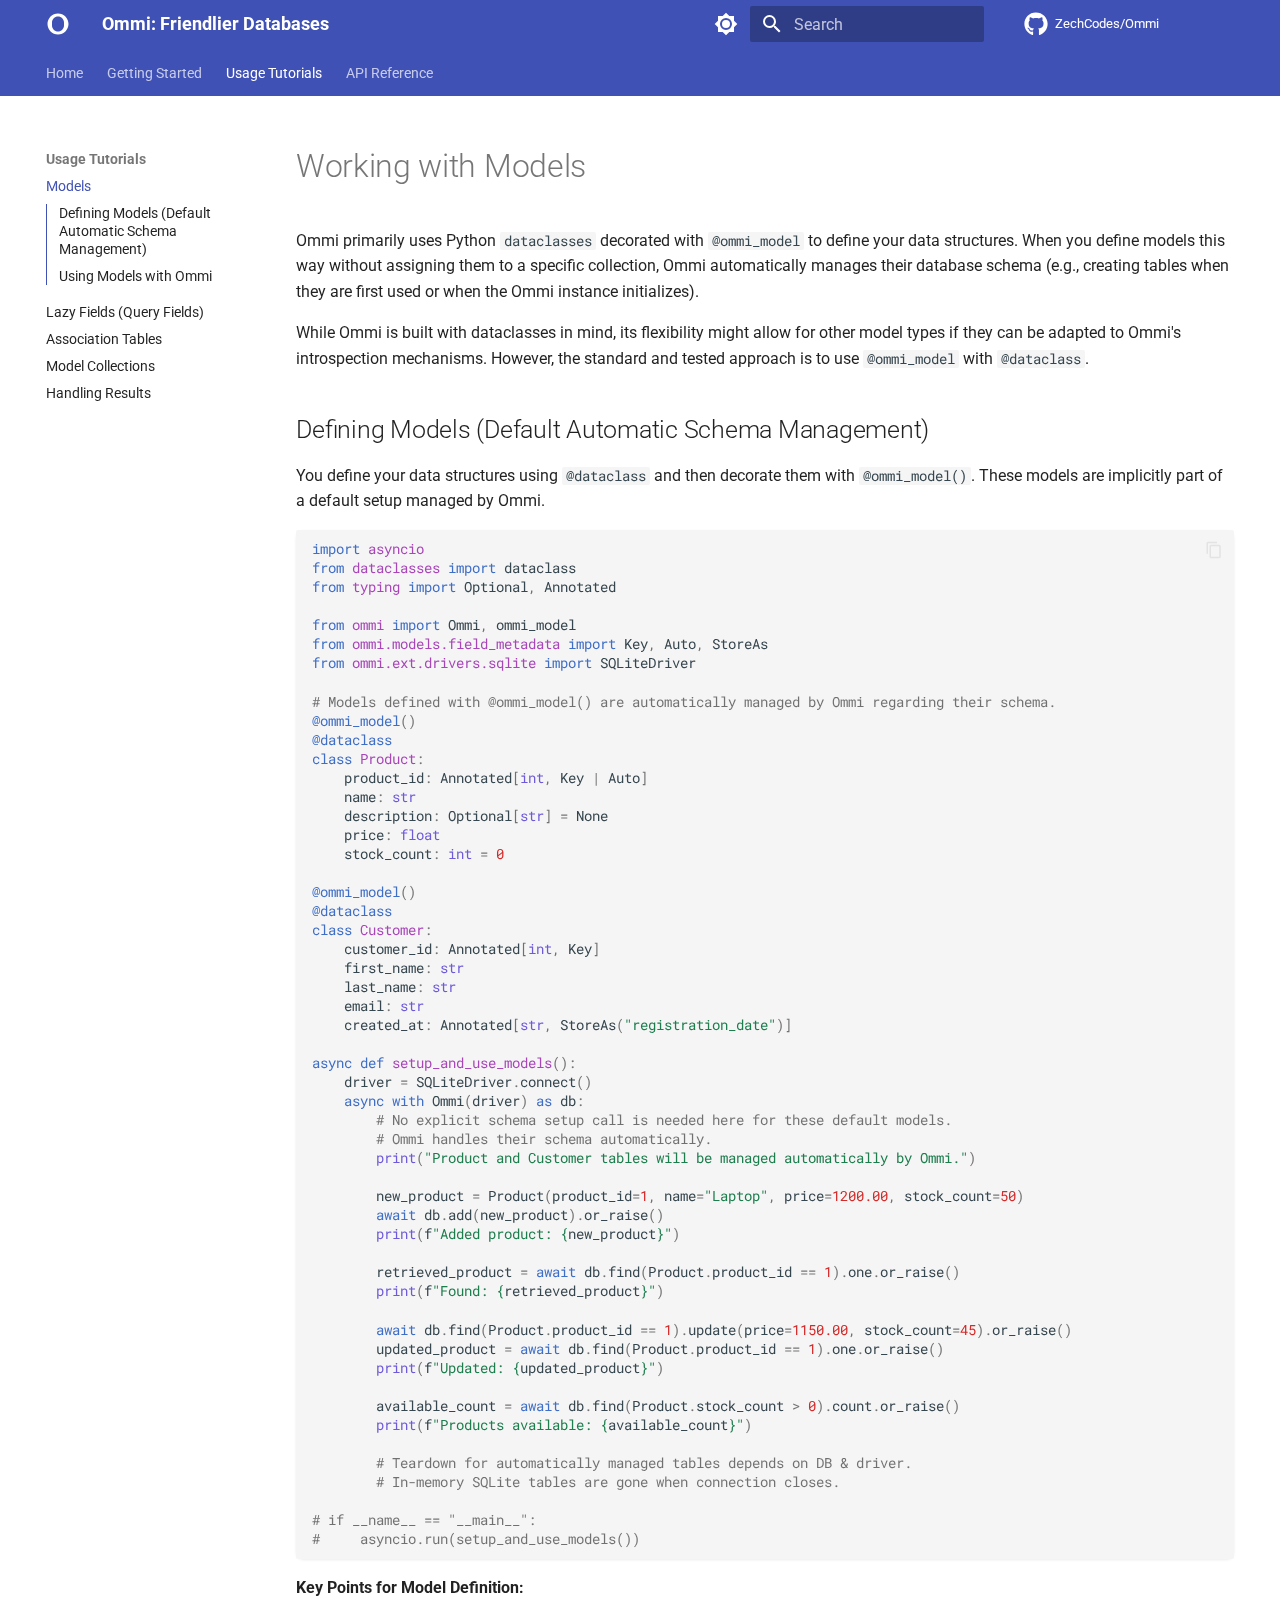
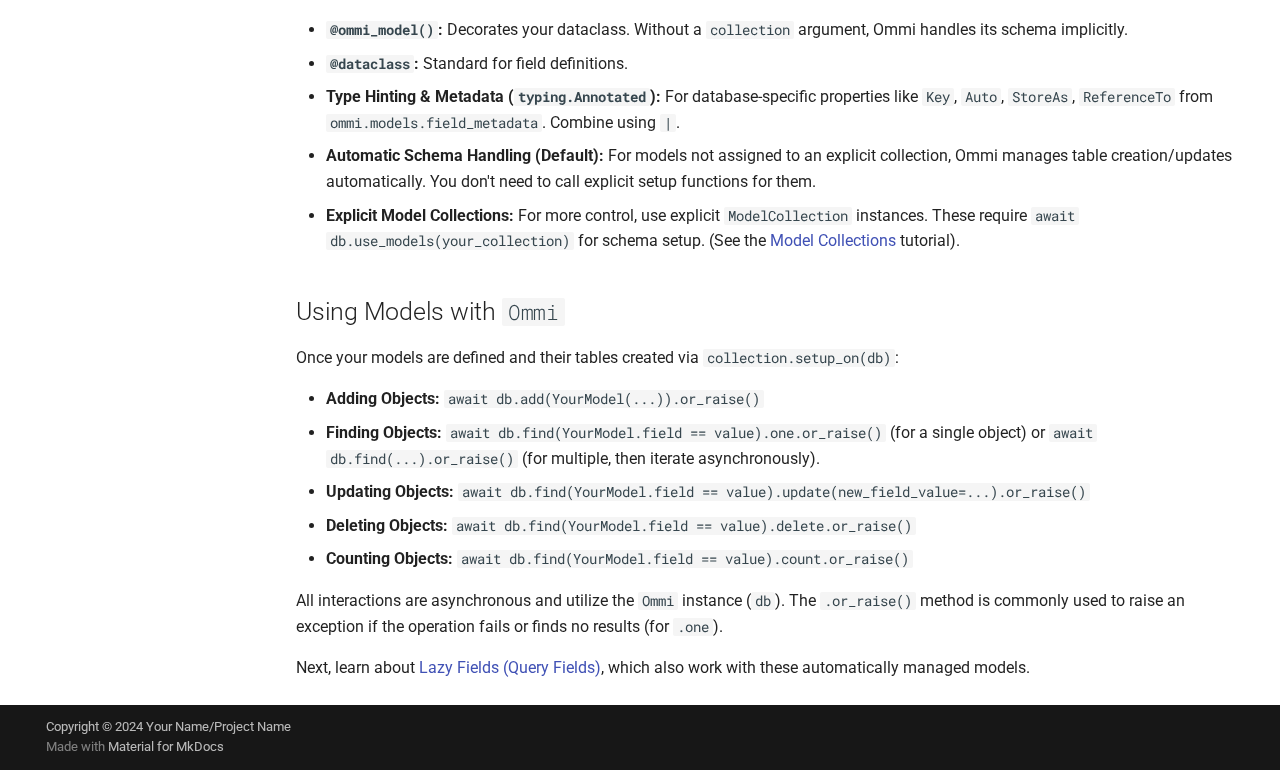
<file: site/usage/models/index.html>
<!doctype html>
<html lang="en" class="no-js">
  <head>
    
      <meta charset="utf-8">
      <meta name="viewport" content="width=device-width,initial-scale=1">
      
        <meta name="description" content="An OMM (object model mapper) for the 80% case, providing a consistent interface across database choices.">
      
      
        <meta name="author" content="Zech Zimmerman">
      
      
      
        <link rel="prev" href="../../getting-started/">
      
      
        <link rel="next" href="../lazy-fields/">
      
      
      <link rel="icon" href="../../assets/favicon.svg">
      <meta name="generator" content="mkdocs-1.6.1, mkdocs-material-9.6.14">
    
    
      
        <title>Models - Ommi: Friendlier Databases</title>
      
    
    
      <link rel="stylesheet" href="../../assets/stylesheets/main.342714a4.min.css">
      
        
        <link rel="stylesheet" href="../../assets/stylesheets/palette.06af60db.min.css">
      
      


    
    
      
    
    
      
        
        
        <link rel="preconnect" href="https://fonts.gstatic.com" crossorigin>
        <link rel="stylesheet" href="https://fonts.googleapis.com/css?family=Roboto:300,300i,400,400i,700,700i%7CRoboto+Mono:400,400i,700,700i&display=fallback">
        <style>:root{--md-text-font:"Roboto";--md-code-font:"Roboto Mono"}</style>
      
    
    
      <link rel="stylesheet" href="../../assets/_mkdocstrings.css">
    
      <link rel="stylesheet" href="../../stylesheets/extra.css">
    
    <script>__md_scope=new URL("../..",location),__md_hash=e=>[...e].reduce(((e,_)=>(e<<5)-e+_.charCodeAt(0)),0),__md_get=(e,_=localStorage,t=__md_scope)=>JSON.parse(_.getItem(t.pathname+"."+e)),__md_set=(e,_,t=localStorage,a=__md_scope)=>{try{t.setItem(a.pathname+"."+e,JSON.stringify(_))}catch(e){}}</script>
    
      

    
    
    
  </head>
  
  
    
    
      
    
    
    
    
    <body dir="ltr" data-md-color-scheme="default" data-md-color-primary="indigo" data-md-color-accent="pink">
  
    
    <input class="md-toggle" data-md-toggle="drawer" type="checkbox" id="__drawer" autocomplete="off">
    <input class="md-toggle" data-md-toggle="search" type="checkbox" id="__search" autocomplete="off">
    <label class="md-overlay" for="__drawer"></label>
    <div data-md-component="skip">
      
        
        <a href="#working-with-models" class="md-skip">
          Skip to content
        </a>
      
    </div>
    <div data-md-component="announce">
      
    </div>
    
    
      

<header class="md-header" data-md-component="header">
  <nav class="md-header__inner md-grid" aria-label="Header">
    <a href="../.." title="Ommi: Friendlier Databases" class="md-header__button md-logo" aria-label="Ommi: Friendlier Databases" data-md-component="logo">
      
  <img src="../../assets/logo.svg" alt="logo">

    </a>
    <label class="md-header__button md-icon" for="__drawer">
      
      <svg xmlns="http://www.w3.org/2000/svg" viewBox="0 0 24 24"><path d="M3 6h18v2H3zm0 5h18v2H3zm0 5h18v2H3z"/></svg>
    </label>
    <div class="md-header__title" data-md-component="header-title">
      <div class="md-header__ellipsis">
        <div class="md-header__topic">
          <span class="md-ellipsis">
            Ommi: Friendlier Databases
          </span>
        </div>
        <div class="md-header__topic" data-md-component="header-topic">
          <span class="md-ellipsis">
            
              Models
            
          </span>
        </div>
      </div>
    </div>
    
      
        <form class="md-header__option" data-md-component="palette">
  
    
    
    
    <input class="md-option" data-md-color-media="" data-md-color-scheme="default" data-md-color-primary="indigo" data-md-color-accent="pink"  aria-label="Switch to dark mode"  type="radio" name="__palette" id="__palette_0">
    
      <label class="md-header__button md-icon" title="Switch to dark mode" for="__palette_1" hidden>
        <svg xmlns="http://www.w3.org/2000/svg" viewBox="0 0 24 24"><path d="M12 8a4 4 0 0 0-4 4 4 4 0 0 0 4 4 4 4 0 0 0 4-4 4 4 0 0 0-4-4m0 10a6 6 0 0 1-6-6 6 6 0 0 1 6-6 6 6 0 0 1 6 6 6 6 0 0 1-6 6m8-9.31V4h-4.69L12 .69 8.69 4H4v4.69L.69 12 4 15.31V20h4.69L12 23.31 15.31 20H20v-4.69L23.31 12z"/></svg>
      </label>
    
  
    
    
    
    <input class="md-option" data-md-color-media="" data-md-color-scheme="slate" data-md-color-primary="blue" data-md-color-accent="lime"  aria-label="Switch to light mode"  type="radio" name="__palette" id="__palette_1">
    
      <label class="md-header__button md-icon" title="Switch to light mode" for="__palette_0" hidden>
        <svg xmlns="http://www.w3.org/2000/svg" viewBox="0 0 24 24"><path d="M12 18c-.89 0-1.74-.2-2.5-.55C11.56 16.5 13 14.42 13 12s-1.44-4.5-3.5-5.45C10.26 6.2 11.11 6 12 6a6 6 0 0 1 6 6 6 6 0 0 1-6 6m8-9.31V4h-4.69L12 .69 8.69 4H4v4.69L.69 12 4 15.31V20h4.69L12 23.31 15.31 20H20v-4.69L23.31 12z"/></svg>
      </label>
    
  
</form>
      
    
    
      <script>var palette=__md_get("__palette");if(palette&&palette.color){if("(prefers-color-scheme)"===palette.color.media){var media=matchMedia("(prefers-color-scheme: light)"),input=document.querySelector(media.matches?"[data-md-color-media='(prefers-color-scheme: light)']":"[data-md-color-media='(prefers-color-scheme: dark)']");palette.color.media=input.getAttribute("data-md-color-media"),palette.color.scheme=input.getAttribute("data-md-color-scheme"),palette.color.primary=input.getAttribute("data-md-color-primary"),palette.color.accent=input.getAttribute("data-md-color-accent")}for(var[key,value]of Object.entries(palette.color))document.body.setAttribute("data-md-color-"+key,value)}</script>
    
    
    
      
      
        <label class="md-header__button md-icon" for="__search">
          
          <svg xmlns="http://www.w3.org/2000/svg" viewBox="0 0 24 24"><path d="M9.5 3A6.5 6.5 0 0 1 16 9.5c0 1.61-.59 3.09-1.56 4.23l.27.27h.79l5 5-1.5 1.5-5-5v-.79l-.27-.27A6.52 6.52 0 0 1 9.5 16 6.5 6.5 0 0 1 3 9.5 6.5 6.5 0 0 1 9.5 3m0 2C7 5 5 7 5 9.5S7 14 9.5 14 14 12 14 9.5 12 5 9.5 5"/></svg>
        </label>
        <div class="md-search" data-md-component="search" role="dialog">
  <label class="md-search__overlay" for="__search"></label>
  <div class="md-search__inner" role="search">
    <form class="md-search__form" name="search">
      <input type="text" class="md-search__input" name="query" aria-label="Search" placeholder="Search" autocapitalize="off" autocorrect="off" autocomplete="off" spellcheck="false" data-md-component="search-query" required>
      <label class="md-search__icon md-icon" for="__search">
        
        <svg xmlns="http://www.w3.org/2000/svg" viewBox="0 0 24 24"><path d="M9.5 3A6.5 6.5 0 0 1 16 9.5c0 1.61-.59 3.09-1.56 4.23l.27.27h.79l5 5-1.5 1.5-5-5v-.79l-.27-.27A6.52 6.52 0 0 1 9.5 16 6.5 6.5 0 0 1 3 9.5 6.5 6.5 0 0 1 9.5 3m0 2C7 5 5 7 5 9.5S7 14 9.5 14 14 12 14 9.5 12 5 9.5 5"/></svg>
        
        <svg xmlns="http://www.w3.org/2000/svg" viewBox="0 0 24 24"><path d="M20 11v2H8l5.5 5.5-1.42 1.42L4.16 12l7.92-7.92L13.5 5.5 8 11z"/></svg>
      </label>
      <nav class="md-search__options" aria-label="Search">
        
        <button type="reset" class="md-search__icon md-icon" title="Clear" aria-label="Clear" tabindex="-1">
          
          <svg xmlns="http://www.w3.org/2000/svg" viewBox="0 0 24 24"><path d="M19 6.41 17.59 5 12 10.59 6.41 5 5 6.41 10.59 12 5 17.59 6.41 19 12 13.41 17.59 19 19 17.59 13.41 12z"/></svg>
        </button>
      </nav>
      
        <div class="md-search__suggest" data-md-component="search-suggest"></div>
      
    </form>
    <div class="md-search__output">
      <div class="md-search__scrollwrap" tabindex="0" data-md-scrollfix>
        <div class="md-search-result" data-md-component="search-result">
          <div class="md-search-result__meta">
            Initializing search
          </div>
          <ol class="md-search-result__list" role="presentation"></ol>
        </div>
      </div>
    </div>
  </div>
</div>
      
    
    
      <div class="md-header__source">
        <a href="https://github.com/ZechCodes/Ommi" title="Go to repository" class="md-source" data-md-component="source">
  <div class="md-source__icon md-icon">
    
    <svg xmlns="http://www.w3.org/2000/svg" viewBox="0 0 496 512"><!--! Font Awesome Free 6.7.2 by @fontawesome - https://fontawesome.com License - https://fontawesome.com/license/free (Icons: CC BY 4.0, Fonts: SIL OFL 1.1, Code: MIT License) Copyright 2024 Fonticons, Inc.--><path d="M165.9 397.4c0 2-2.3 3.6-5.2 3.6-3.3.3-5.6-1.3-5.6-3.6 0-2 2.3-3.6 5.2-3.6 3-.3 5.6 1.3 5.6 3.6m-31.1-4.5c-.7 2 1.3 4.3 4.3 4.9 2.6 1 5.6 0 6.2-2s-1.3-4.3-4.3-5.2c-2.6-.7-5.5.3-6.2 2.3m44.2-1.7c-2.9.7-4.9 2.6-4.6 4.9.3 2 2.9 3.3 5.9 2.6 2.9-.7 4.9-2.6 4.6-4.6-.3-1.9-3-3.2-5.9-2.9M244.8 8C106.1 8 0 113.3 0 252c0 110.9 69.8 205.8 169.5 239.2 12.8 2.3 17.3-5.6 17.3-12.1 0-6.2-.3-40.4-.3-61.4 0 0-70 15-84.7-29.8 0 0-11.4-29.1-27.8-36.6 0 0-22.9-15.7 1.6-15.4 0 0 24.9 2 38.6 25.8 21.9 38.6 58.6 27.5 72.9 20.9 2.3-16 8.8-27.1 16-33.7-55.9-6.2-112.3-14.3-112.3-110.5 0-27.5 7.6-41.3 23.6-58.9-2.6-6.5-11.1-33.3 2.6-67.9 20.9-6.5 69 27 69 27 20-5.6 41.5-8.5 62.8-8.5s42.8 2.9 62.8 8.5c0 0 48.1-33.6 69-27 13.7 34.7 5.2 61.4 2.6 67.9 16 17.7 25.8 31.5 25.8 58.9 0 96.5-58.9 104.2-114.8 110.5 9.2 7.9 17 22.9 17 46.4 0 33.7-.3 75.4-.3 83.6 0 6.5 4.6 14.4 17.3 12.1C428.2 457.8 496 362.9 496 252 496 113.3 383.5 8 244.8 8M97.2 352.9c-1.3 1-1 3.3.7 5.2 1.6 1.6 3.9 2.3 5.2 1 1.3-1 1-3.3-.7-5.2-1.6-1.6-3.9-2.3-5.2-1m-10.8-8.1c-.7 1.3.3 2.9 2.3 3.9 1.6 1 3.6.7 4.3-.7.7-1.3-.3-2.9-2.3-3.9-2-.6-3.6-.3-4.3.7m32.4 35.6c-1.6 1.3-1 4.3 1.3 6.2 2.3 2.3 5.2 2.6 6.5 1 1.3-1.3.7-4.3-1.3-6.2-2.2-2.3-5.2-2.6-6.5-1m-11.4-14.7c-1.6 1-1.6 3.6 0 5.9s4.3 3.3 5.6 2.3c1.6-1.3 1.6-3.9 0-6.2-1.4-2.3-4-3.3-5.6-2"/></svg>
  </div>
  <div class="md-source__repository">
    ZechCodes/Ommi
  </div>
</a>
      </div>
    
  </nav>
  
</header>
    
    <div class="md-container" data-md-component="container">
      
      
        
          
            
<nav class="md-tabs" aria-label="Tabs" data-md-component="tabs">
  <div class="md-grid">
    <ul class="md-tabs__list">
      
        
  
  
  
  
    <li class="md-tabs__item">
      <a href="../.." class="md-tabs__link">
        
  
  
    
  
  Home

      </a>
    </li>
  

      
        
  
  
  
  
    <li class="md-tabs__item">
      <a href="../../getting-started/" class="md-tabs__link">
        
  
  
    
  
  Getting Started

      </a>
    </li>
  

      
        
  
  
  
    
  
  
    
    
      <li class="md-tabs__item md-tabs__item--active">
        <a href="./" class="md-tabs__link">
          
  
  
  Usage Tutorials

        </a>
      </li>
    
  

      
        
  
  
  
  
    
    
      <li class="md-tabs__item">
        <a href="../../api/overview/" class="md-tabs__link">
          
  
  
  API Reference

        </a>
      </li>
    
  

      
    </ul>
  </div>
</nav>
          
        
      
      <main class="md-main" data-md-component="main">
        <div class="md-main__inner md-grid">
          
            
              
              <div class="md-sidebar md-sidebar--primary" data-md-component="sidebar" data-md-type="navigation" >
                <div class="md-sidebar__scrollwrap">
                  <div class="md-sidebar__inner">
                    


  


  

<nav class="md-nav md-nav--primary md-nav--lifted md-nav--integrated" aria-label="Navigation" data-md-level="0">
  <label class="md-nav__title" for="__drawer">
    <a href="../.." title="Ommi: Friendlier Databases" class="md-nav__button md-logo" aria-label="Ommi: Friendlier Databases" data-md-component="logo">
      
  <img src="../../assets/logo.svg" alt="logo">

    </a>
    Ommi: Friendlier Databases
  </label>
  
    <div class="md-nav__source">
      <a href="https://github.com/ZechCodes/Ommi" title="Go to repository" class="md-source" data-md-component="source">
  <div class="md-source__icon md-icon">
    
    <svg xmlns="http://www.w3.org/2000/svg" viewBox="0 0 496 512"><!--! Font Awesome Free 6.7.2 by @fontawesome - https://fontawesome.com License - https://fontawesome.com/license/free (Icons: CC BY 4.0, Fonts: SIL OFL 1.1, Code: MIT License) Copyright 2024 Fonticons, Inc.--><path d="M165.9 397.4c0 2-2.3 3.6-5.2 3.6-3.3.3-5.6-1.3-5.6-3.6 0-2 2.3-3.6 5.2-3.6 3-.3 5.6 1.3 5.6 3.6m-31.1-4.5c-.7 2 1.3 4.3 4.3 4.9 2.6 1 5.6 0 6.2-2s-1.3-4.3-4.3-5.2c-2.6-.7-5.5.3-6.2 2.3m44.2-1.7c-2.9.7-4.9 2.6-4.6 4.9.3 2 2.9 3.3 5.9 2.6 2.9-.7 4.9-2.6 4.6-4.6-.3-1.9-3-3.2-5.9-2.9M244.8 8C106.1 8 0 113.3 0 252c0 110.9 69.8 205.8 169.5 239.2 12.8 2.3 17.3-5.6 17.3-12.1 0-6.2-.3-40.4-.3-61.4 0 0-70 15-84.7-29.8 0 0-11.4-29.1-27.8-36.6 0 0-22.9-15.7 1.6-15.4 0 0 24.9 2 38.6 25.8 21.9 38.6 58.6 27.5 72.9 20.9 2.3-16 8.8-27.1 16-33.7-55.9-6.2-112.3-14.3-112.3-110.5 0-27.5 7.6-41.3 23.6-58.9-2.6-6.5-11.1-33.3 2.6-67.9 20.9-6.5 69 27 69 27 20-5.6 41.5-8.5 62.8-8.5s42.8 2.9 62.8 8.5c0 0 48.1-33.6 69-27 13.7 34.7 5.2 61.4 2.6 67.9 16 17.7 25.8 31.5 25.8 58.9 0 96.5-58.9 104.2-114.8 110.5 9.2 7.9 17 22.9 17 46.4 0 33.7-.3 75.4-.3 83.6 0 6.5 4.6 14.4 17.3 12.1C428.2 457.8 496 362.9 496 252 496 113.3 383.5 8 244.8 8M97.2 352.9c-1.3 1-1 3.3.7 5.2 1.6 1.6 3.9 2.3 5.2 1 1.3-1 1-3.3-.7-5.2-1.6-1.6-3.9-2.3-5.2-1m-10.8-8.1c-.7 1.3.3 2.9 2.3 3.9 1.6 1 3.6.7 4.3-.7.7-1.3-.3-2.9-2.3-3.9-2-.6-3.6-.3-4.3.7m32.4 35.6c-1.6 1.3-1 4.3 1.3 6.2 2.3 2.3 5.2 2.6 6.5 1 1.3-1.3.7-4.3-1.3-6.2-2.2-2.3-5.2-2.6-6.5-1m-11.4-14.7c-1.6 1-1.6 3.6 0 5.9s4.3 3.3 5.6 2.3c1.6-1.3 1.6-3.9 0-6.2-1.4-2.3-4-3.3-5.6-2"/></svg>
  </div>
  <div class="md-source__repository">
    ZechCodes/Ommi
  </div>
</a>
    </div>
  
  <ul class="md-nav__list" data-md-scrollfix>
    
      
      
  
  
  
  
    <li class="md-nav__item">
      <a href="../.." class="md-nav__link">
        
  
  
  <span class="md-ellipsis">
    Home
    
  </span>
  

      </a>
    </li>
  

    
      
      
  
  
  
  
    <li class="md-nav__item">
      <a href="../../getting-started/" class="md-nav__link">
        
  
  
  <span class="md-ellipsis">
    Getting Started
    
  </span>
  

      </a>
    </li>
  

    
      
      
  
  
    
  
  
  
    
    
    
    
      
        
        
      
      
        
      
    
    
    <li class="md-nav__item md-nav__item--active md-nav__item--section md-nav__item--nested">
      
        
        
        <input class="md-nav__toggle md-toggle " type="checkbox" id="__nav_3" checked>
        
          
          <label class="md-nav__link" for="__nav_3" id="__nav_3_label" tabindex="">
            
  
  
  <span class="md-ellipsis">
    Usage Tutorials
    
  </span>
  

            <span class="md-nav__icon md-icon"></span>
          </label>
        
        <nav class="md-nav" data-md-level="1" aria-labelledby="__nav_3_label" aria-expanded="true">
          <label class="md-nav__title" for="__nav_3">
            <span class="md-nav__icon md-icon"></span>
            Usage Tutorials
          </label>
          <ul class="md-nav__list" data-md-scrollfix>
            
              
                
  
  
    
  
  
  
    <li class="md-nav__item md-nav__item--active">
      
      <input class="md-nav__toggle md-toggle" type="checkbox" id="__toc">
      
      
        
      
      
        <label class="md-nav__link md-nav__link--active" for="__toc">
          
  
  
  <span class="md-ellipsis">
    Models
    
  </span>
  

          <span class="md-nav__icon md-icon"></span>
        </label>
      
      <a href="./" class="md-nav__link md-nav__link--active">
        
  
  
  <span class="md-ellipsis">
    Models
    
  </span>
  

      </a>
      
        

<nav class="md-nav md-nav--secondary" aria-label="Table of contents">
  
  
  
    
  
  
    <label class="md-nav__title" for="__toc">
      <span class="md-nav__icon md-icon"></span>
      Table of contents
    </label>
    <ul class="md-nav__list" data-md-component="toc" data-md-scrollfix>
      
        <li class="md-nav__item">
  <a href="#defining-models-default-automatic-schema-management" class="md-nav__link">
    <span class="md-ellipsis">
      Defining Models (Default Automatic Schema Management)
    </span>
  </a>
  
</li>
      
        <li class="md-nav__item">
  <a href="#using-models-with-ommi" class="md-nav__link">
    <span class="md-ellipsis">
      Using Models with Ommi
    </span>
  </a>
  
</li>
      
    </ul>
  
</nav>
      
    </li>
  

              
            
              
                
  
  
  
  
    <li class="md-nav__item">
      <a href="../lazy-fields/" class="md-nav__link">
        
  
  
  <span class="md-ellipsis">
    Lazy Fields (Query Fields)
    
  </span>
  

      </a>
    </li>
  

              
            
              
                
  
  
  
  
    <li class="md-nav__item">
      <a href="../association-tables/" class="md-nav__link">
        
  
  
  <span class="md-ellipsis">
    Association Tables
    
  </span>
  

      </a>
    </li>
  

              
            
              
                
  
  
  
  
    <li class="md-nav__item">
      <a href="../model-collections/" class="md-nav__link">
        
  
  
  <span class="md-ellipsis">
    Model Collections
    
  </span>
  

      </a>
    </li>
  

              
            
              
                
  
  
  
  
    <li class="md-nav__item">
      <a href="../handling-results/" class="md-nav__link">
        
  
  
  <span class="md-ellipsis">
    Handling Results
    
  </span>
  

      </a>
    </li>
  

              
            
          </ul>
        </nav>
      
    </li>
  

    
      
      
  
  
  
  
    
    
    
    
      
      
        
      
    
    
    <li class="md-nav__item md-nav__item--nested">
      
        
        
          
        
        <input class="md-nav__toggle md-toggle md-toggle--indeterminate" type="checkbox" id="__nav_4" >
        
          
          <label class="md-nav__link" for="__nav_4" id="__nav_4_label" tabindex="0">
            
  
  
  <span class="md-ellipsis">
    API Reference
    
  </span>
  

            <span class="md-nav__icon md-icon"></span>
          </label>
        
        <nav class="md-nav" data-md-level="1" aria-labelledby="__nav_4_label" aria-expanded="false">
          <label class="md-nav__title" for="__nav_4">
            <span class="md-nav__icon md-icon"></span>
            API Reference
          </label>
          <ul class="md-nav__list" data-md-scrollfix>
            
              
                
  
  
  
  
    <li class="md-nav__item">
      <a href="../../api/overview/" class="md-nav__link">
        
  
  
  <span class="md-ellipsis">
    Overview
    
  </span>
  

      </a>
    </li>
  

              
            
              
                
  
  
  
  
    <li class="md-nav__item">
      <a href="../../api/core/" class="md-nav__link">
        
  
  
  <span class="md-ellipsis">
    Core
    
  </span>
  

      </a>
    </li>
  

              
            
              
                
  
  
  
  
    <li class="md-nav__item">
      <a href="../../api/drivers/" class="md-nav__link">
        
  
  
  <span class="md-ellipsis">
    Drivers
    
  </span>
  

      </a>
    </li>
  

              
            
              
                
  
  
  
  
    <li class="md-nav__item">
      <a href="../../api/models/" class="md-nav__link">
        
  
  
  <span class="md-ellipsis">
    Models & Fields
    
  </span>
  

      </a>
    </li>
  

              
            
              
                
  
  
  
  
    <li class="md-nav__item">
      <a href="../../api/ommi_model/" class="md-nav__link">
        
  
  
  <span class="md-ellipsis">
    OmmiModel
    
  </span>
  

      </a>
    </li>
  

              
            
              
                
  
  
  
  
    <li class="md-nav__item">
      <a href="../../api/results/" class="md-nav__link">
        
  
  
  <span class="md-ellipsis">
    Results
    
  </span>
  

      </a>
    </li>
  

              
            
              
                
  
  
  
  
    <li class="md-nav__item">
      <a href="../../api/lazy_fields/" class="md-nav__link">
        
  
  
  <span class="md-ellipsis">
    Lazy Fields
    
  </span>
  

      </a>
    </li>
  

              
            
          </ul>
        </nav>
      
    </li>
  

    
  </ul>
</nav>
                  </div>
                </div>
              </div>
            
            
          
          
            <div class="md-content" data-md-component="content">
              <article class="md-content__inner md-typeset">
                
                  


  
  


<h1 id="working-with-models">Working with Models<a class="headerlink" href="#working-with-models" title="Permanent link">&para;</a></h1>
<p>Ommi primarily uses Python <code>dataclasses</code> decorated with <code>@ommi_model</code> to define your data structures. When you define models this way without assigning them to a specific collection, Ommi automatically manages their database schema (e.g., creating tables when they are first used or when the Ommi instance initializes).</p>
<p>While Ommi is built with dataclasses in mind, its flexibility might allow for other model types if they can be adapted to Ommi's introspection mechanisms. However, the standard and tested approach is to use <code>@ommi_model</code> with <code>@dataclass</code>.</p>
<h2 id="defining-models-default-automatic-schema-management">Defining Models (Default Automatic Schema Management)<a class="headerlink" href="#defining-models-default-automatic-schema-management" title="Permanent link">&para;</a></h2>
<p>You define your data structures using <code>@dataclass</code> and then decorate them with <code>@ommi_model()</code>. These models are implicitly part of a default setup managed by Ommi.</p>
<div class="highlight"><pre><span></span><code><span id="__span-0-1"><a id="__codelineno-0-1" name="__codelineno-0-1" href="#__codelineno-0-1"></a><span class="kn">import</span><span class="w"> </span><span class="nn">asyncio</span>
</span><span id="__span-0-2"><a id="__codelineno-0-2" name="__codelineno-0-2" href="#__codelineno-0-2"></a><span class="kn">from</span><span class="w"> </span><span class="nn">dataclasses</span><span class="w"> </span><span class="kn">import</span> <span class="n">dataclass</span>
</span><span id="__span-0-3"><a id="__codelineno-0-3" name="__codelineno-0-3" href="#__codelineno-0-3"></a><span class="kn">from</span><span class="w"> </span><span class="nn">typing</span><span class="w"> </span><span class="kn">import</span> <span class="n">Optional</span><span class="p">,</span> <span class="n">Annotated</span>
</span><span id="__span-0-4"><a id="__codelineno-0-4" name="__codelineno-0-4" href="#__codelineno-0-4"></a>
</span><span id="__span-0-5"><a id="__codelineno-0-5" name="__codelineno-0-5" href="#__codelineno-0-5"></a><span class="kn">from</span><span class="w"> </span><span class="nn">ommi</span><span class="w"> </span><span class="kn">import</span> <span class="n">Ommi</span><span class="p">,</span> <span class="n">ommi_model</span>
</span><span id="__span-0-6"><a id="__codelineno-0-6" name="__codelineno-0-6" href="#__codelineno-0-6"></a><span class="kn">from</span><span class="w"> </span><span class="nn">ommi.models.field_metadata</span><span class="w"> </span><span class="kn">import</span> <span class="n">Key</span><span class="p">,</span> <span class="n">Auto</span><span class="p">,</span> <span class="n">StoreAs</span>
</span><span id="__span-0-7"><a id="__codelineno-0-7" name="__codelineno-0-7" href="#__codelineno-0-7"></a><span class="kn">from</span><span class="w"> </span><span class="nn">ommi.ext.drivers.sqlite</span><span class="w"> </span><span class="kn">import</span> <span class="n">SQLiteDriver</span>
</span><span id="__span-0-8"><a id="__codelineno-0-8" name="__codelineno-0-8" href="#__codelineno-0-8"></a>
</span><span id="__span-0-9"><a id="__codelineno-0-9" name="__codelineno-0-9" href="#__codelineno-0-9"></a><span class="c1"># Models defined with @ommi_model() are automatically managed by Ommi regarding their schema.</span>
</span><span id="__span-0-10"><a id="__codelineno-0-10" name="__codelineno-0-10" href="#__codelineno-0-10"></a><span class="nd">@ommi_model</span><span class="p">()</span>
</span><span id="__span-0-11"><a id="__codelineno-0-11" name="__codelineno-0-11" href="#__codelineno-0-11"></a><span class="nd">@dataclass</span>
</span><span id="__span-0-12"><a id="__codelineno-0-12" name="__codelineno-0-12" href="#__codelineno-0-12"></a><span class="k">class</span><span class="w"> </span><span class="nc">Product</span><span class="p">:</span>
</span><span id="__span-0-13"><a id="__codelineno-0-13" name="__codelineno-0-13" href="#__codelineno-0-13"></a>    <span class="n">product_id</span><span class="p">:</span> <span class="n">Annotated</span><span class="p">[</span><span class="nb">int</span><span class="p">,</span> <span class="n">Key</span> <span class="o">|</span> <span class="n">Auto</span><span class="p">]</span>
</span><span id="__span-0-14"><a id="__codelineno-0-14" name="__codelineno-0-14" href="#__codelineno-0-14"></a>    <span class="n">name</span><span class="p">:</span> <span class="nb">str</span>
</span><span id="__span-0-15"><a id="__codelineno-0-15" name="__codelineno-0-15" href="#__codelineno-0-15"></a>    <span class="n">description</span><span class="p">:</span> <span class="n">Optional</span><span class="p">[</span><span class="nb">str</span><span class="p">]</span> <span class="o">=</span> <span class="kc">None</span>
</span><span id="__span-0-16"><a id="__codelineno-0-16" name="__codelineno-0-16" href="#__codelineno-0-16"></a>    <span class="n">price</span><span class="p">:</span> <span class="nb">float</span>
</span><span id="__span-0-17"><a id="__codelineno-0-17" name="__codelineno-0-17" href="#__codelineno-0-17"></a>    <span class="n">stock_count</span><span class="p">:</span> <span class="nb">int</span> <span class="o">=</span> <span class="mi">0</span>
</span><span id="__span-0-18"><a id="__codelineno-0-18" name="__codelineno-0-18" href="#__codelineno-0-18"></a>
</span><span id="__span-0-19"><a id="__codelineno-0-19" name="__codelineno-0-19" href="#__codelineno-0-19"></a><span class="nd">@ommi_model</span><span class="p">()</span>
</span><span id="__span-0-20"><a id="__codelineno-0-20" name="__codelineno-0-20" href="#__codelineno-0-20"></a><span class="nd">@dataclass</span>
</span><span id="__span-0-21"><a id="__codelineno-0-21" name="__codelineno-0-21" href="#__codelineno-0-21"></a><span class="k">class</span><span class="w"> </span><span class="nc">Customer</span><span class="p">:</span>
</span><span id="__span-0-22"><a id="__codelineno-0-22" name="__codelineno-0-22" href="#__codelineno-0-22"></a>    <span class="n">customer_id</span><span class="p">:</span> <span class="n">Annotated</span><span class="p">[</span><span class="nb">int</span><span class="p">,</span> <span class="n">Key</span><span class="p">]</span>
</span><span id="__span-0-23"><a id="__codelineno-0-23" name="__codelineno-0-23" href="#__codelineno-0-23"></a>    <span class="n">first_name</span><span class="p">:</span> <span class="nb">str</span>
</span><span id="__span-0-24"><a id="__codelineno-0-24" name="__codelineno-0-24" href="#__codelineno-0-24"></a>    <span class="n">last_name</span><span class="p">:</span> <span class="nb">str</span>
</span><span id="__span-0-25"><a id="__codelineno-0-25" name="__codelineno-0-25" href="#__codelineno-0-25"></a>    <span class="n">email</span><span class="p">:</span> <span class="nb">str</span>
</span><span id="__span-0-26"><a id="__codelineno-0-26" name="__codelineno-0-26" href="#__codelineno-0-26"></a>    <span class="n">created_at</span><span class="p">:</span> <span class="n">Annotated</span><span class="p">[</span><span class="nb">str</span><span class="p">,</span> <span class="n">StoreAs</span><span class="p">(</span><span class="s2">&quot;registration_date&quot;</span><span class="p">)]</span>
</span><span id="__span-0-27"><a id="__codelineno-0-27" name="__codelineno-0-27" href="#__codelineno-0-27"></a>
</span><span id="__span-0-28"><a id="__codelineno-0-28" name="__codelineno-0-28" href="#__codelineno-0-28"></a><span class="k">async</span> <span class="k">def</span><span class="w"> </span><span class="nf">setup_and_use_models</span><span class="p">():</span>
</span><span id="__span-0-29"><a id="__codelineno-0-29" name="__codelineno-0-29" href="#__codelineno-0-29"></a>    <span class="n">driver</span> <span class="o">=</span> <span class="n">SQLiteDriver</span><span class="o">.</span><span class="n">connect</span><span class="p">()</span>
</span><span id="__span-0-30"><a id="__codelineno-0-30" name="__codelineno-0-30" href="#__codelineno-0-30"></a>    <span class="k">async</span> <span class="k">with</span> <span class="n">Ommi</span><span class="p">(</span><span class="n">driver</span><span class="p">)</span> <span class="k">as</span> <span class="n">db</span><span class="p">:</span>
</span><span id="__span-0-31"><a id="__codelineno-0-31" name="__codelineno-0-31" href="#__codelineno-0-31"></a>        <span class="c1"># No explicit schema setup call is needed here for these default models.</span>
</span><span id="__span-0-32"><a id="__codelineno-0-32" name="__codelineno-0-32" href="#__codelineno-0-32"></a>        <span class="c1"># Ommi handles their schema automatically.</span>
</span><span id="__span-0-33"><a id="__codelineno-0-33" name="__codelineno-0-33" href="#__codelineno-0-33"></a>        <span class="nb">print</span><span class="p">(</span><span class="s2">&quot;Product and Customer tables will be managed automatically by Ommi.&quot;</span><span class="p">)</span>
</span><span id="__span-0-34"><a id="__codelineno-0-34" name="__codelineno-0-34" href="#__codelineno-0-34"></a>
</span><span id="__span-0-35"><a id="__codelineno-0-35" name="__codelineno-0-35" href="#__codelineno-0-35"></a>        <span class="n">new_product</span> <span class="o">=</span> <span class="n">Product</span><span class="p">(</span><span class="n">product_id</span><span class="o">=</span><span class="mi">1</span><span class="p">,</span> <span class="n">name</span><span class="o">=</span><span class="s2">&quot;Laptop&quot;</span><span class="p">,</span> <span class="n">price</span><span class="o">=</span><span class="mf">1200.00</span><span class="p">,</span> <span class="n">stock_count</span><span class="o">=</span><span class="mi">50</span><span class="p">)</span>
</span><span id="__span-0-36"><a id="__codelineno-0-36" name="__codelineno-0-36" href="#__codelineno-0-36"></a>        <span class="k">await</span> <span class="n">db</span><span class="o">.</span><span class="n">add</span><span class="p">(</span><span class="n">new_product</span><span class="p">)</span><span class="o">.</span><span class="n">or_raise</span><span class="p">()</span>
</span><span id="__span-0-37"><a id="__codelineno-0-37" name="__codelineno-0-37" href="#__codelineno-0-37"></a>        <span class="nb">print</span><span class="p">(</span><span class="sa">f</span><span class="s2">&quot;Added product: </span><span class="si">{</span><span class="n">new_product</span><span class="si">}</span><span class="s2">&quot;</span><span class="p">)</span>
</span><span id="__span-0-38"><a id="__codelineno-0-38" name="__codelineno-0-38" href="#__codelineno-0-38"></a>
</span><span id="__span-0-39"><a id="__codelineno-0-39" name="__codelineno-0-39" href="#__codelineno-0-39"></a>        <span class="n">retrieved_product</span> <span class="o">=</span> <span class="k">await</span> <span class="n">db</span><span class="o">.</span><span class="n">find</span><span class="p">(</span><span class="n">Product</span><span class="o">.</span><span class="n">product_id</span> <span class="o">==</span> <span class="mi">1</span><span class="p">)</span><span class="o">.</span><span class="n">one</span><span class="o">.</span><span class="n">or_raise</span><span class="p">()</span>
</span><span id="__span-0-40"><a id="__codelineno-0-40" name="__codelineno-0-40" href="#__codelineno-0-40"></a>        <span class="nb">print</span><span class="p">(</span><span class="sa">f</span><span class="s2">&quot;Found: </span><span class="si">{</span><span class="n">retrieved_product</span><span class="si">}</span><span class="s2">&quot;</span><span class="p">)</span>
</span><span id="__span-0-41"><a id="__codelineno-0-41" name="__codelineno-0-41" href="#__codelineno-0-41"></a>
</span><span id="__span-0-42"><a id="__codelineno-0-42" name="__codelineno-0-42" href="#__codelineno-0-42"></a>        <span class="k">await</span> <span class="n">db</span><span class="o">.</span><span class="n">find</span><span class="p">(</span><span class="n">Product</span><span class="o">.</span><span class="n">product_id</span> <span class="o">==</span> <span class="mi">1</span><span class="p">)</span><span class="o">.</span><span class="n">update</span><span class="p">(</span><span class="n">price</span><span class="o">=</span><span class="mf">1150.00</span><span class="p">,</span> <span class="n">stock_count</span><span class="o">=</span><span class="mi">45</span><span class="p">)</span><span class="o">.</span><span class="n">or_raise</span><span class="p">()</span>
</span><span id="__span-0-43"><a id="__codelineno-0-43" name="__codelineno-0-43" href="#__codelineno-0-43"></a>        <span class="n">updated_product</span> <span class="o">=</span> <span class="k">await</span> <span class="n">db</span><span class="o">.</span><span class="n">find</span><span class="p">(</span><span class="n">Product</span><span class="o">.</span><span class="n">product_id</span> <span class="o">==</span> <span class="mi">1</span><span class="p">)</span><span class="o">.</span><span class="n">one</span><span class="o">.</span><span class="n">or_raise</span><span class="p">()</span>
</span><span id="__span-0-44"><a id="__codelineno-0-44" name="__codelineno-0-44" href="#__codelineno-0-44"></a>        <span class="nb">print</span><span class="p">(</span><span class="sa">f</span><span class="s2">&quot;Updated: </span><span class="si">{</span><span class="n">updated_product</span><span class="si">}</span><span class="s2">&quot;</span><span class="p">)</span>
</span><span id="__span-0-45"><a id="__codelineno-0-45" name="__codelineno-0-45" href="#__codelineno-0-45"></a>
</span><span id="__span-0-46"><a id="__codelineno-0-46" name="__codelineno-0-46" href="#__codelineno-0-46"></a>        <span class="n">available_count</span> <span class="o">=</span> <span class="k">await</span> <span class="n">db</span><span class="o">.</span><span class="n">find</span><span class="p">(</span><span class="n">Product</span><span class="o">.</span><span class="n">stock_count</span> <span class="o">&gt;</span> <span class="mi">0</span><span class="p">)</span><span class="o">.</span><span class="n">count</span><span class="o">.</span><span class="n">or_raise</span><span class="p">()</span>
</span><span id="__span-0-47"><a id="__codelineno-0-47" name="__codelineno-0-47" href="#__codelineno-0-47"></a>        <span class="nb">print</span><span class="p">(</span><span class="sa">f</span><span class="s2">&quot;Products available: </span><span class="si">{</span><span class="n">available_count</span><span class="si">}</span><span class="s2">&quot;</span><span class="p">)</span>
</span><span id="__span-0-48"><a id="__codelineno-0-48" name="__codelineno-0-48" href="#__codelineno-0-48"></a>
</span><span id="__span-0-49"><a id="__codelineno-0-49" name="__codelineno-0-49" href="#__codelineno-0-49"></a>        <span class="c1"># Teardown for automatically managed tables depends on DB &amp; driver.</span>
</span><span id="__span-0-50"><a id="__codelineno-0-50" name="__codelineno-0-50" href="#__codelineno-0-50"></a>        <span class="c1"># In-memory SQLite tables are gone when connection closes.</span>
</span><span id="__span-0-51"><a id="__codelineno-0-51" name="__codelineno-0-51" href="#__codelineno-0-51"></a>
</span><span id="__span-0-52"><a id="__codelineno-0-52" name="__codelineno-0-52" href="#__codelineno-0-52"></a><span class="c1"># if __name__ == &quot;__main__&quot;:</span>
</span><span id="__span-0-53"><a id="__codelineno-0-53" name="__codelineno-0-53" href="#__codelineno-0-53"></a><span class="c1">#     asyncio.run(setup_and_use_models())</span>
</span></code></pre></div>
<p><strong>Key Points for Model Definition:</strong></p>
<ul>
<li><strong><code>@ommi_model()</code>:</strong> Decorates your dataclass. Without a <code>collection</code> argument, Ommi handles its schema implicitly.</li>
<li><strong><code>@dataclass</code>:</strong> Standard for field definitions.</li>
<li><strong>Type Hinting &amp; Metadata (<code>typing.Annotated</code>):</strong> For database-specific properties like <code>Key</code>, <code>Auto</code>, <code>StoreAs</code>, <code>ReferenceTo</code> from <code>ommi.models.field_metadata</code>. Combine using <code>|</code>.</li>
<li><strong>Automatic Schema Handling (Default):</strong> For models not assigned to an explicit collection, Ommi manages table creation/updates automatically. You don't need to call explicit setup functions for them.</li>
<li><strong>Explicit Model Collections:</strong> For more control, use explicit <code>ModelCollection</code> instances. These require <code>await db.use_models(your_collection)</code> for schema setup. (See the <a href="../model-collections/">Model Collections</a> tutorial).</li>
</ul>
<h2 id="using-models-with-ommi">Using Models with <code>Ommi</code><a class="headerlink" href="#using-models-with-ommi" title="Permanent link">&para;</a></h2>
<p>Once your models are defined and their tables created via <code>collection.setup_on(db)</code>:</p>
<ul>
<li><strong>Adding Objects:</strong> <code>await db.add(YourModel(...)).or_raise()</code></li>
<li><strong>Finding Objects:</strong> <code>await db.find(YourModel.field == value).one.or_raise()</code> (for a single object) or <code>await db.find(...).or_raise()</code> (for multiple, then iterate asynchronously).</li>
<li><strong>Updating Objects:</strong> <code>await db.find(YourModel.field == value).update(new_field_value=...).or_raise()</code></li>
<li><strong>Deleting Objects:</strong> <code>await db.find(YourModel.field == value).delete.or_raise()</code></li>
<li><strong>Counting Objects:</strong> <code>await db.find(YourModel.field == value).count.or_raise()</code></li>
</ul>
<p>All interactions are asynchronous and utilize the <code>Ommi</code> instance (<code>db</code>). The <code>.or_raise()</code> method is commonly used to raise an exception if the operation fails or finds no results (for <code>.one</code>).</p>
<p>Next, learn about <a href="../lazy-fields/">Lazy Fields (Query Fields)</a>, which also work with these automatically managed models. </p>












                
              </article>
            </div>
          
          
  <script>var tabs=__md_get("__tabs");if(Array.isArray(tabs))e:for(var set of document.querySelectorAll(".tabbed-set")){var labels=set.querySelector(".tabbed-labels");for(var tab of tabs)for(var label of labels.getElementsByTagName("label"))if(label.innerText.trim()===tab){var input=document.getElementById(label.htmlFor);input.checked=!0;continue e}}</script>

<script>var target=document.getElementById(location.hash.slice(1));target&&target.name&&(target.checked=target.name.startsWith("__tabbed_"))</script>
        </div>
        
          <button type="button" class="md-top md-icon" data-md-component="top" hidden>
  
  <svg xmlns="http://www.w3.org/2000/svg" viewBox="0 0 24 24"><path d="M13 20h-2V8l-5.5 5.5-1.42-1.42L12 4.16l7.92 7.92-1.42 1.42L13 8z"/></svg>
  Back to top
</button>
        
      </main>
      
        <footer class="md-footer">
  
  <div class="md-footer-meta md-typeset">
    <div class="md-footer-meta__inner md-grid">
      <div class="md-copyright">
  
    <div class="md-copyright__highlight">
      Copyright &copy; 2024 Your Name/Project Name
    </div>
  
  
    Made with
    <a href="https://squidfunk.github.io/mkdocs-material/" target="_blank" rel="noopener">
      Material for MkDocs
    </a>
  
</div>
      
    </div>
  </div>
</footer>
      
    </div>
    <div class="md-dialog" data-md-component="dialog">
      <div class="md-dialog__inner md-typeset"></div>
    </div>
    
    
    
      
      <script id="__config" type="application/json">{"base": "../..", "features": ["navigation.tabs", "navigation.sections", "navigation.expand", "navigation.top", "search.suggest", "search.highlight", "content.code.annotate", "content.code.copy", "content.tabs.link", "toc.integrate"], "search": "../../assets/javascripts/workers/search.d50fe291.min.js", "tags": null, "translations": {"clipboard.copied": "Copied to clipboard", "clipboard.copy": "Copy to clipboard", "search.result.more.one": "1 more on this page", "search.result.more.other": "# more on this page", "search.result.none": "No matching documents", "search.result.one": "1 matching document", "search.result.other": "# matching documents", "search.result.placeholder": "Type to start searching", "search.result.term.missing": "Missing", "select.version": "Select version"}, "version": null}</script>
    
    
      <script src="../../assets/javascripts/bundle.13a4f30d.min.js"></script>
      
    
  </body>
</html>
</file>
<file: site/assets/_mkdocstrings.css>
/* Avoid breaking parameter names, etc. in table cells. */
.doc-contents td code {
  word-break: normal !important;
}

/* No line break before first paragraph of descriptions. */
.doc-md-description,
.doc-md-description>p:first-child {
  display: inline;
}

/* Max width for docstring sections tables. */
.doc .md-typeset__table,
.doc .md-typeset__table table {
  display: table !important;
  width: 100%;
}

.doc .md-typeset__table tr {
  display: table-row;
}

/* Defaults in Spacy table style. */
.doc-param-default {
  float: right;
}

/* Parameter headings must be inline, not blocks. */
.doc-heading-parameter {
  display: inline;
}

/* Prefer space on the right, not the left of parameter permalinks. */
.doc-heading-parameter .headerlink {
  margin-left: 0 !important;
  margin-right: 0.2rem;
}

/* Backward-compatibility: docstring section titles in bold. */
.doc-section-title {
  font-weight: bold;
}

/* Backlinks crumb separator. */
.doc-backlink-crumb {
  display: inline-flex;
  gap: .2rem;
  white-space: nowrap;
  align-items: center;
  vertical-align: middle;
}
.doc-backlink-crumb:not(:first-child)::before {
  background-color: var(--md-default-fg-color--lighter);
  content: "";
  display: inline;
  height: 1rem;
  --md-path-icon: url('data:image/svg+xml;charset=utf-8,<svg xmlns="http://www.w3.org/2000/svg" viewBox="0 0 24 24"><path d="M8.59 16.58 13.17 12 8.59 7.41 10 6l6 6-6 6z"/></svg>');
  -webkit-mask-image: var(--md-path-icon);
  mask-image: var(--md-path-icon);
  width: 1rem;
}
.doc-backlink-crumb.last {
  font-weight: bold;
}

/* Symbols in Navigation and ToC. */
:root, :host,
[data-md-color-scheme="default"] {
  --doc-symbol-parameter-fg-color: #df50af;
  --doc-symbol-attribute-fg-color: #953800;
  --doc-symbol-function-fg-color: #8250df;
  --doc-symbol-method-fg-color: #8250df;
  --doc-symbol-class-fg-color: #0550ae;
  --doc-symbol-module-fg-color: #5cad0f;

  --doc-symbol-parameter-bg-color: #df50af1a;
  --doc-symbol-attribute-bg-color: #9538001a;
  --doc-symbol-function-bg-color: #8250df1a;
  --doc-symbol-method-bg-color: #8250df1a;
  --doc-symbol-class-bg-color: #0550ae1a;
  --doc-symbol-module-bg-color: #5cad0f1a;
}

[data-md-color-scheme="slate"] {
  --doc-symbol-parameter-fg-color: #ffa8cc;
  --doc-symbol-attribute-fg-color: #ffa657;
  --doc-symbol-function-fg-color: #d2a8ff;
  --doc-symbol-method-fg-color: #d2a8ff;
  --doc-symbol-class-fg-color: #79c0ff;
  --doc-symbol-module-fg-color: #baff79;

  --doc-symbol-parameter-bg-color: #ffa8cc1a;
  --doc-symbol-attribute-bg-color: #ffa6571a;
  --doc-symbol-function-bg-color: #d2a8ff1a;
  --doc-symbol-method-bg-color: #d2a8ff1a;
  --doc-symbol-class-bg-color: #79c0ff1a;
  --doc-symbol-module-bg-color: #baff791a;
}

code.doc-symbol {
  border-radius: .1rem;
  font-size: .85em;
  padding: 0 .3em;
  font-weight: bold;
}

code.doc-symbol-parameter,
a code.doc-symbol-parameter {
  color: var(--doc-symbol-parameter-fg-color);
  background-color: var(--doc-symbol-parameter-bg-color);
}

code.doc-symbol-parameter::after {
  content: "param";
}

code.doc-symbol-attribute,
a code.doc-symbol-attribute {
  color: var(--doc-symbol-attribute-fg-color);
  background-color: var(--doc-symbol-attribute-bg-color);
}

code.doc-symbol-attribute::after {
  content: "attr";
}

code.doc-symbol-function,
a code.doc-symbol-function {
  color: var(--doc-symbol-function-fg-color);
  background-color: var(--doc-symbol-function-bg-color);
}

code.doc-symbol-function::after {
  content: "func";
}

code.doc-symbol-method,
a code.doc-symbol-method {
  color: var(--doc-symbol-method-fg-color);
  background-color: var(--doc-symbol-method-bg-color);
}

code.doc-symbol-method::after {
  content: "meth";
}

code.doc-symbol-class,
a code.doc-symbol-class {
  color: var(--doc-symbol-class-fg-color);
  background-color: var(--doc-symbol-class-bg-color);
}

code.doc-symbol-class::after {
  content: "class";
}

code.doc-symbol-module,
a code.doc-symbol-module {
  color: var(--doc-symbol-module-fg-color);
  background-color: var(--doc-symbol-module-bg-color);
}

code.doc-symbol-module::after {
  content: "mod";
}

.doc-signature .autorefs {
  color: inherit;
  border-bottom: 1px dotted currentcolor;
}
</file>
<file: site/stylesheets/extra.css>
/* Custom styles for Ommi Documentation */

/* Soft-friendly-corners for various elements */
.md-card, .md-tabs__item, .md-typeset .admonition, .md-typeset details, .md-typeset .highlight, .md-button, .md-button--primary, .md-button--secondary {
    border-radius: 8px; /* Adjust as desired */
}

.md-typeset table:not([class]) {
    border-radius: 8px;
    overflow: hidden; /* Ensures border-radius clips content */
}

.md-typeset table:not([class]) th, .md-typeset table:not([class]) td {
    /* If you want to remove default borders from Material theme tables if they interfere */
    /* border: none; */
}

/* Subtle shadows for emphasis */
.md-card {
    box-shadow: 0 2px 5px rgba(0,0,0,0.1);
}

.md-typeset .admonition, .md-typeset details {
    box-shadow: 0 1px 3px rgba(0,0,0,0.08);
}

/* Enhance button appearance slightly */
.md-button {
    box-shadow: 0 1px 2px rgba(0,0,0,0.05);
}
.md-button--primary {
    box-shadow: 0 2px 4px rgba(0,0,0,0.1);
}

/* Rainbow effect for headings - this is a bit more involved for a true animated rainbow.
   A simpler approach is to use a colorful gradient or specific bright colors.
   Here's a static colorful approach for h1, you can expand or use CSS variables. */

.md-typeset h1 {
  /* Example: Using a theme accent color - can be made more rainbow-like with gradients */
  /* Or, if you want a static multi-color effect (harder to maintain) */
  /* background: -webkit-linear-gradient(left, orange , yellow, green, cyan, blue, violet);
  -webkit-background-clip: text;
  -webkit-text-fill-color: transparent; */
  /* For now, let's ensure headers are prominent. The theme palette provides good color.*/
}

/* Make code blocks stand out with a subtle shadow and ensure they also have rounded corners */
.md-typeset .highlight {
    border-radius: 8px;
    box-shadow: 0 1px 3px rgba(0,0,0,0.08);
}

/* Softer scrollbars if desired (browser support varies) */
::-webkit-scrollbar {
    width: 8px;
    height: 8px;
}
::-webkit-scrollbar-track {
    background: var(--md-default-bg-color--lightest);
    border-radius: 4px;
}
::-webkit-scrollbar-thumb {
    background: var(--md-primary-fg-color--light);
    border-radius: 4px;
}
::-webkit-scrollbar-thumb:hover {
    background: var(--md-primary-fg-color);
}
</file>
<file: site/assets/stylesheets/main.342714a4.min.css>
@charset "UTF-8";html{-webkit-text-size-adjust:none;-moz-text-size-adjust:none;text-size-adjust:none;box-sizing:border-box}*,:after,:before{box-sizing:inherit}@media (prefers-reduced-motion){*,:after,:before{transition:none!important}}body{margin:0}a,button,input,label{-webkit-tap-highlight-color:transparent}a{color:inherit;text-decoration:none}hr{border:0;box-sizing:initial;display:block;height:.05rem;overflow:visible;padding:0}small{font-size:80%}sub,sup{line-height:1em}img{border-style:none}table{border-collapse:initial;border-spacing:0}td,th{font-weight:400;vertical-align:top}button{background:#0000;border:0;font-family:inherit;font-size:inherit;margin:0;padding:0}input{border:0;outline:none}:root{--md-primary-fg-color:#4051b5;--md-primary-fg-color--light:#5d6cc0;--md-primary-fg-color--dark:#303fa1;--md-primary-bg-color:#fff;--md-primary-bg-color--light:#ffffffb3;--md-accent-fg-color:#526cfe;--md-accent-fg-color--transparent:#526cfe1a;--md-accent-bg-color:#fff;--md-accent-bg-color--light:#ffffffb3}[data-md-color-scheme=default]{color-scheme:light}[data-md-color-scheme=default] img[src$="#gh-dark-mode-only"],[data-md-color-scheme=default] img[src$="#only-dark"]{display:none}:root,[data-md-color-scheme=default]{--md-hue:225deg;--md-default-fg-color:#000000de;--md-default-fg-color--light:#0000008a;--md-default-fg-color--lighter:#00000052;--md-default-fg-color--lightest:#00000012;--md-default-bg-color:#fff;--md-default-bg-color--light:#ffffffb3;--md-default-bg-color--lighter:#ffffff4d;--md-default-bg-color--lightest:#ffffff1f;--md-code-fg-color:#36464e;--md-code-bg-color:#f5f5f5;--md-code-hl-color:#4287ff;--md-code-hl-color--light:#4287ff1a;--md-code-hl-number-color:#d52a2a;--md-code-hl-special-color:#db1457;--md-code-hl-function-color:#a846b9;--md-code-hl-constant-color:#6e59d9;--md-code-hl-keyword-color:#3f6ec6;--md-code-hl-string-color:#1c7d4d;--md-code-hl-name-color:var(--md-code-fg-color);--md-code-hl-operator-color:var(--md-default-fg-color--light);--md-code-hl-punctuation-color:var(--md-default-fg-color--light);--md-code-hl-comment-color:var(--md-default-fg-color--light);--md-code-hl-generic-color:var(--md-default-fg-color--light);--md-code-hl-variable-color:var(--md-default-fg-color--light);--md-typeset-color:var(--md-default-fg-color);--md-typeset-a-color:var(--md-primary-fg-color);--md-typeset-del-color:#f5503d26;--md-typeset-ins-color:#0bd57026;--md-typeset-kbd-color:#fafafa;--md-typeset-kbd-accent-color:#fff;--md-typeset-kbd-border-color:#b8b8b8;--md-typeset-mark-color:#ffff0080;--md-typeset-table-color:#0000001f;--md-typeset-table-color--light:rgba(0,0,0,.035);--md-admonition-fg-color:var(--md-default-fg-color);--md-admonition-bg-color:var(--md-default-bg-color);--md-warning-fg-color:#000000de;--md-warning-bg-color:#ff9;--md-footer-fg-color:#fff;--md-footer-fg-color--light:#ffffffb3;--md-footer-fg-color--lighter:#ffffff73;--md-footer-bg-color:#000000de;--md-footer-bg-color--dark:#00000052;--md-shadow-z1:0 0.2rem 0.5rem #0000000d,0 0 0.05rem #0000001a;--md-shadow-z2:0 0.2rem 0.5rem #0000001a,0 0 0.05rem #00000040;--md-shadow-z3:0 0.2rem 0.5rem #0003,0 0 0.05rem #00000059}.md-icon svg{fill:currentcolor;display:block;height:1.2rem;width:1.2rem}body{-webkit-font-smoothing:antialiased;-moz-osx-font-smoothing:grayscale;--md-text-font-family:var(--md-text-font,_),-apple-system,BlinkMacSystemFont,Helvetica,Arial,sans-serif;--md-code-font-family:var(--md-code-font,_),SFMono-Regular,Consolas,Menlo,monospace}aside,body,input{font-feature-settings:"kern","liga";color:var(--md-typeset-color);font-family:var(--md-text-font-family)}code,kbd,pre{font-feature-settings:"kern";font-family:var(--md-code-font-family)}:root{--md-typeset-table-sort-icon:url('data:image/svg+xml;charset=utf-8,<svg xmlns="http://www.w3.org/2000/svg" viewBox="0 0 24 24"><path d="m18 21-4-4h3V7h-3l4-4 4 4h-3v10h3M2 19v-2h10v2M2 13v-2h7v2M2 7V5h4v2z"/></svg>');--md-typeset-table-sort-icon--asc:url('data:image/svg+xml;charset=utf-8,<svg xmlns="http://www.w3.org/2000/svg" viewBox="0 0 24 24"><path d="M19 17h3l-4 4-4-4h3V3h2M2 17h10v2H2M6 5v2H2V5m0 6h7v2H2z"/></svg>');--md-typeset-table-sort-icon--desc:url('data:image/svg+xml;charset=utf-8,<svg xmlns="http://www.w3.org/2000/svg" viewBox="0 0 24 24"><path d="M19 7h3l-4-4-4 4h3v14h2M2 17h10v2H2M6 5v2H2V5m0 6h7v2H2z"/></svg>')}.md-typeset{-webkit-print-color-adjust:exact;color-adjust:exact;font-size:.8rem;line-height:1.6;overflow-wrap:break-word}@media print{.md-typeset{font-size:.68rem}}.md-typeset blockquote,.md-typeset dl,.md-typeset figure,.md-typeset ol,.md-typeset pre,.md-typeset ul{margin-bottom:1em;margin-top:1em}.md-typeset h1{color:var(--md-default-fg-color--light);font-size:2em;line-height:1.3;margin:0 0 1.25em}.md-typeset h1,.md-typeset h2{font-weight:300;letter-spacing:-.01em}.md-typeset h2{font-size:1.5625em;line-height:1.4;margin:1.6em 0 .64em}.md-typeset h3{font-size:1.25em;font-weight:400;letter-spacing:-.01em;line-height:1.5;margin:1.6em 0 .8em}.md-typeset h2+h3{margin-top:.8em}.md-typeset h4{font-weight:700;letter-spacing:-.01em;margin:1em 0}.md-typeset h5,.md-typeset h6{color:var(--md-default-fg-color--light);font-size:.8em;font-weight:700;letter-spacing:-.01em;margin:1.25em 0}.md-typeset h5{text-transform:uppercase}.md-typeset h5 code{text-transform:none}.md-typeset hr{border-bottom:.05rem solid var(--md-default-fg-color--lightest);display:flow-root;margin:1.5em 0}.md-typeset a{color:var(--md-typeset-a-color);word-break:break-word}.md-typeset a,.md-typeset a:before{transition:color 125ms}.md-typeset a:focus,.md-typeset a:hover{color:var(--md-accent-fg-color)}.md-typeset a:focus code,.md-typeset a:hover code{background-color:var(--md-accent-fg-color--transparent)}.md-typeset a code{color:currentcolor;transition:background-color 125ms}.md-typeset a.focus-visible{outline-color:var(--md-accent-fg-color);outline-offset:.2rem}.md-typeset code,.md-typeset kbd,.md-typeset pre{color:var(--md-code-fg-color);direction:ltr;font-variant-ligatures:none}@media print{.md-typeset code,.md-typeset kbd,.md-typeset pre{white-space:pre-wrap}}.md-typeset code{background-color:var(--md-code-bg-color);border-radius:.1rem;-webkit-box-decoration-break:clone;box-decoration-break:clone;font-size:.85em;padding:0 .2941176471em;word-break:break-word}.md-typeset code:not(.focus-visible){-webkit-tap-highlight-color:transparent;outline:none}.md-typeset pre{display:flow-root;line-height:1.4;position:relative}.md-typeset pre>code{-webkit-box-decoration-break:slice;box-decoration-break:slice;box-shadow:none;display:block;margin:0;outline-color:var(--md-accent-fg-color);overflow:auto;padding:.7720588235em 1.1764705882em;scrollbar-color:var(--md-default-fg-color--lighter) #0000;scrollbar-width:thin;touch-action:auto;word-break:normal}.md-typeset pre>code:hover{scrollbar-color:var(--md-accent-fg-color) #0000}.md-typeset pre>code::-webkit-scrollbar{height:.2rem;width:.2rem}.md-typeset pre>code::-webkit-scrollbar-thumb{background-color:var(--md-default-fg-color--lighter)}.md-typeset pre>code::-webkit-scrollbar-thumb:hover{background-color:var(--md-accent-fg-color)}.md-typeset kbd{background-color:var(--md-typeset-kbd-color);border-radius:.1rem;box-shadow:0 .1rem 0 .05rem var(--md-typeset-kbd-border-color),0 .1rem 0 var(--md-typeset-kbd-border-color),0 -.1rem .2rem var(--md-typeset-kbd-accent-color) inset;color:var(--md-default-fg-color);display:inline-block;font-size:.75em;padding:0 .6666666667em;vertical-align:text-top;word-break:break-word}.md-typeset mark{background-color:var(--md-typeset-mark-color);-webkit-box-decoration-break:clone;box-decoration-break:clone;color:inherit;word-break:break-word}.md-typeset abbr{border-bottom:.05rem dotted var(--md-default-fg-color--light);cursor:help;text-decoration:none}.md-typeset small{opacity:.75}[dir=ltr] .md-typeset sub,[dir=ltr] .md-typeset sup{margin-left:.078125em}[dir=rtl] .md-typeset sub,[dir=rtl] .md-typeset sup{margin-right:.078125em}[dir=ltr] .md-typeset blockquote{padding-left:.6rem}[dir=rtl] .md-typeset blockquote{padding-right:.6rem}[dir=ltr] .md-typeset blockquote{border-left:.2rem solid var(--md-default-fg-color--lighter)}[dir=rtl] .md-typeset blockquote{border-right:.2rem solid var(--md-default-fg-color--lighter)}.md-typeset blockquote{color:var(--md-default-fg-color--light);margin-left:0;margin-right:0}.md-typeset ul{list-style-type:disc}.md-typeset ul[type]{list-style-type:revert-layer}[dir=ltr] .md-typeset ol,[dir=ltr] .md-typeset ul{margin-left:.625em}[dir=rtl] .md-typeset ol,[dir=rtl] .md-typeset ul{margin-right:.625em}.md-typeset ol,.md-typeset ul{padding:0}.md-typeset ol:not([hidden]),.md-typeset ul:not([hidden]){display:flow-root}.md-typeset ol ol,.md-typeset ul ol{list-style-type:lower-alpha}.md-typeset ol ol ol,.md-typeset ul ol ol{list-style-type:lower-roman}.md-typeset ol ol ol ol,.md-typeset ul ol ol ol{list-style-type:upper-alpha}.md-typeset ol ol ol ol ol,.md-typeset ul ol ol ol ol{list-style-type:upper-roman}.md-typeset ol[type],.md-typeset ul[type]{list-style-type:revert-layer}[dir=ltr] .md-typeset ol li,[dir=ltr] .md-typeset ul li{margin-left:1.25em}[dir=rtl] .md-typeset ol li,[dir=rtl] .md-typeset ul li{margin-right:1.25em}.md-typeset ol li,.md-typeset ul li{margin-bottom:.5em}.md-typeset ol li blockquote,.md-typeset ol li p,.md-typeset ul li blockquote,.md-typeset ul li p{margin:.5em 0}.md-typeset ol li:last-child,.md-typeset ul li:last-child{margin-bottom:0}[dir=ltr] .md-typeset ol li ol,[dir=ltr] .md-typeset ol li ul,[dir=ltr] .md-typeset ul li ol,[dir=ltr] .md-typeset ul li ul{margin-left:.625em}[dir=rtl] .md-typeset ol li ol,[dir=rtl] .md-typeset ol li ul,[dir=rtl] .md-typeset ul li ol,[dir=rtl] .md-typeset ul li ul{margin-right:.625em}.md-typeset ol li ol,.md-typeset ol li ul,.md-typeset ul li ol,.md-typeset ul li ul{margin-bottom:.5em;margin-top:.5em}[dir=ltr] .md-typeset dd{margin-left:1.875em}[dir=rtl] .md-typeset dd{margin-right:1.875em}.md-typeset dd{margin-bottom:1.5em;margin-top:1em}.md-typeset img,.md-typeset svg,.md-typeset video{height:auto;max-width:100%}.md-typeset img[align=left]{margin:1em 1em 1em 0}.md-typeset img[align=right]{margin:1em 0 1em 1em}.md-typeset img[align]:only-child{margin-top:0}.md-typeset figure{display:flow-root;margin:1em auto;max-width:100%;text-align:center;width:-moz-fit-content;width:fit-content}.md-typeset figure img{display:block;margin:0 auto}.md-typeset figcaption{font-style:italic;margin:1em auto;max-width:24rem}.md-typeset iframe{max-width:100%}.md-typeset table:not([class]){background-color:var(--md-default-bg-color);border:.05rem solid var(--md-typeset-table-color);border-radius:.1rem;display:inline-block;font-size:.64rem;max-width:100%;overflow:auto;touch-action:auto}@media print{.md-typeset table:not([class]){display:table}}.md-typeset table:not([class])+*{margin-top:1.5em}.md-typeset table:not([class]) td>:first-child,.md-typeset table:not([class]) th>:first-child{margin-top:0}.md-typeset table:not([class]) td>:last-child,.md-typeset table:not([class]) th>:last-child{margin-bottom:0}.md-typeset table:not([class]) td:not([align]),.md-typeset table:not([class]) th:not([align]){text-align:left}[dir=rtl] .md-typeset table:not([class]) td:not([align]),[dir=rtl] .md-typeset table:not([class]) th:not([align]){text-align:right}.md-typeset table:not([class]) th{font-weight:700;min-width:5rem;padding:.9375em 1.25em;vertical-align:top}.md-typeset table:not([class]) td{border-top:.05rem solid var(--md-typeset-table-color);padding:.9375em 1.25em;vertical-align:top}.md-typeset table:not([class]) tbody tr{transition:background-color 125ms}.md-typeset table:not([class]) tbody tr:hover{background-color:var(--md-typeset-table-color--light);box-shadow:0 .05rem 0 var(--md-default-bg-color) inset}.md-typeset table:not([class]) a{word-break:normal}.md-typeset table th[role=columnheader]{cursor:pointer}[dir=ltr] .md-typeset table th[role=columnheader]:after{margin-left:.5em}[dir=rtl] .md-typeset table th[role=columnheader]:after{margin-right:.5em}.md-typeset table th[role=columnheader]:after{content:"";display:inline-block;height:1.2em;-webkit-mask-image:var(--md-typeset-table-sort-icon);mask-image:var(--md-typeset-table-sort-icon);-webkit-mask-repeat:no-repeat;mask-repeat:no-repeat;-webkit-mask-size:contain;mask-size:contain;transition:background-color 125ms;vertical-align:text-bottom;width:1.2em}.md-typeset table th[role=columnheader]:hover:after{background-color:var(--md-default-fg-color--lighter)}.md-typeset table th[role=columnheader][aria-sort=ascending]:after{background-color:var(--md-default-fg-color--light);-webkit-mask-image:var(--md-typeset-table-sort-icon--asc);mask-image:var(--md-typeset-table-sort-icon--asc)}.md-typeset table th[role=columnheader][aria-sort=descending]:after{background-color:var(--md-default-fg-color--light);-webkit-mask-image:var(--md-typeset-table-sort-icon--desc);mask-image:var(--md-typeset-table-sort-icon--desc)}.md-typeset__scrollwrap{margin:1em -.8rem;overflow-x:auto;touch-action:auto}.md-typeset__table{display:inline-block;margin-bottom:.5em;padding:0 .8rem}@media print{.md-typeset__table{display:block}}html .md-typeset__table table{display:table;margin:0;overflow:hidden;width:100%}@media screen and (max-width:44.984375em){.md-content__inner>pre{margin:1em -.8rem}.md-content__inner>pre code{border-radius:0}}.md-typeset .md-author{border-radius:100%;display:block;flex-shrink:0;height:1.6rem;overflow:hidden;position:relative;transition:color 125ms,transform 125ms;width:1.6rem}.md-typeset .md-author img{display:block}.md-typeset .md-author--more{background:var(--md-default-fg-color--lightest);color:var(--md-default-fg-color--lighter);font-size:.6rem;font-weight:700;line-height:1.6rem;text-align:center}.md-typeset .md-author--long{height:2.4rem;width:2.4rem}.md-typeset a.md-author{transform:scale(1)}.md-typeset a.md-author img{border-radius:100%;filter:grayscale(100%) opacity(75%);transition:filter 125ms}.md-typeset a.md-author:focus,.md-typeset a.md-author:hover{transform:scale(1.1);z-index:1}.md-typeset a.md-author:focus img,.md-typeset a.md-author:hover img{filter:grayscale(0)}.md-banner{background-color:var(--md-footer-bg-color);color:var(--md-footer-fg-color);overflow:auto}@media print{.md-banner{display:none}}.md-banner--warning{background-color:var(--md-warning-bg-color);color:var(--md-warning-fg-color)}.md-banner__inner{font-size:.7rem;margin:.6rem auto;padding:0 .8rem}[dir=ltr] .md-banner__button{float:right}[dir=rtl] .md-banner__button{float:left}.md-banner__button{color:inherit;cursor:pointer;transition:opacity .25s}.no-js .md-banner__button{display:none}.md-banner__button:hover{opacity:.7}html{font-size:125%;height:100%;overflow-x:hidden}@media screen and (min-width:100em){html{font-size:137.5%}}@media screen and (min-width:125em){html{font-size:150%}}body{background-color:var(--md-default-bg-color);display:flex;flex-direction:column;font-size:.5rem;min-height:100%;position:relative;width:100%}@media print{body{display:block}}@media screen and (max-width:59.984375em){body[data-md-scrolllock]{position:fixed}}.md-grid{margin-left:auto;margin-right:auto;max-width:61rem}.md-container{display:flex;flex-direction:column;flex-grow:1}@media print{.md-container{display:block}}.md-main{flex-grow:1}.md-main__inner{display:flex;height:100%;margin-top:1.5rem}.md-ellipsis{overflow:hidden;text-overflow:ellipsis}.md-toggle{display:none}.md-option{height:0;opacity:0;position:absolute;width:0}.md-option:checked+label:not([hidden]){display:block}.md-option.focus-visible+label{outline-color:var(--md-accent-fg-color);outline-style:auto}.md-skip{background-color:var(--md-default-fg-color);border-radius:.1rem;color:var(--md-default-bg-color);font-size:.64rem;margin:.5rem;opacity:0;outline-color:var(--md-accent-fg-color);padding:.3rem .5rem;position:fixed;transform:translateY(.4rem);z-index:-1}.md-skip:focus{opacity:1;transform:translateY(0);transition:transform .25s cubic-bezier(.4,0,.2,1),opacity 175ms 75ms;z-index:10}@page{margin:25mm}:root{--md-clipboard-icon:url('data:image/svg+xml;charset=utf-8,<svg xmlns="http://www.w3.org/2000/svg" viewBox="0 0 24 24"><path d="M19 21H8V7h11m0-2H8a2 2 0 0 0-2 2v14a2 2 0 0 0 2 2h11a2 2 0 0 0 2-2V7a2 2 0 0 0-2-2m-3-4H4a2 2 0 0 0-2 2v14h2V3h12z"/></svg>')}.md-clipboard{border-radius:.1rem;color:var(--md-default-fg-color--lightest);cursor:pointer;height:1.5em;outline-color:var(--md-accent-fg-color);outline-offset:.1rem;position:absolute;right:.5em;top:.5em;transition:color .25s;width:1.5em;z-index:1}@media print{.md-clipboard{display:none}}.md-clipboard:not(.focus-visible){-webkit-tap-highlight-color:transparent;outline:none}:hover>.md-clipboard{color:var(--md-default-fg-color--light)}.md-clipboard:focus,.md-clipboard:hover{color:var(--md-accent-fg-color)}.md-clipboard:after{background-color:currentcolor;content:"";display:block;height:1.125em;margin:0 auto;-webkit-mask-image:var(--md-clipboard-icon);mask-image:var(--md-clipboard-icon);-webkit-mask-position:center;mask-position:center;-webkit-mask-repeat:no-repeat;mask-repeat:no-repeat;-webkit-mask-size:contain;mask-size:contain;width:1.125em}.md-clipboard--inline{cursor:pointer}.md-clipboard--inline code{transition:color .25s,background-color .25s}.md-clipboard--inline:focus code,.md-clipboard--inline:hover code{background-color:var(--md-accent-fg-color--transparent);color:var(--md-accent-fg-color)}.md-typeset .md-code__content{display:grid}@keyframes consent{0%{opacity:0;transform:translateY(100%)}to{opacity:1;transform:translateY(0)}}@keyframes overlay{0%{opacity:0}to{opacity:1}}.md-consent__overlay{animation:overlay .25s both;-webkit-backdrop-filter:blur(.1rem);backdrop-filter:blur(.1rem);background-color:#0000008a;height:100%;opacity:1;position:fixed;top:0;width:100%;z-index:5}.md-consent__inner{animation:consent .5s cubic-bezier(.1,.7,.1,1) both;background-color:var(--md-default-bg-color);border:0;border-radius:.1rem;bottom:0;box-shadow:0 0 .2rem #0000001a,0 .2rem .4rem #0003;max-height:100%;overflow:auto;padding:0;position:fixed;width:100%;z-index:5}.md-consent__form{padding:.8rem}.md-consent__settings{display:none;margin:1em 0}input:checked+.md-consent__settings{display:block}.md-consent__controls{margin-bottom:.8rem}.md-typeset .md-consent__controls .md-button{display:inline}@media screen and (max-width:44.984375em){.md-typeset .md-consent__controls .md-button{display:block;margin-top:.4rem;text-align:center;width:100%}}.md-consent label{cursor:pointer}.md-content{flex-grow:1;min-width:0}.md-content__inner{margin:0 .8rem 1.2rem;padding-top:.6rem}@media screen and (min-width:76.25em){[dir=ltr] .md-sidebar--primary:not([hidden])~.md-content>.md-content__inner{margin-left:1.2rem}[dir=ltr] .md-sidebar--secondary:not([hidden])~.md-content>.md-content__inner,[dir=rtl] .md-sidebar--primary:not([hidden])~.md-content>.md-content__inner{margin-right:1.2rem}[dir=rtl] .md-sidebar--secondary:not([hidden])~.md-content>.md-content__inner{margin-left:1.2rem}}.md-content__inner:before{content:"";display:block;height:.4rem}.md-content__inner>:last-child{margin-bottom:0}[dir=ltr] .md-content__button{float:right}[dir=rtl] .md-content__button{float:left}[dir=ltr] .md-content__button{margin-left:.4rem}[dir=rtl] .md-content__button{margin-right:.4rem}.md-content__button{margin:.4rem 0;padding:0}@media print{.md-content__button{display:none}}.md-typeset .md-content__button{color:var(--md-default-fg-color--lighter)}.md-content__button svg{display:inline;vertical-align:top}[dir=rtl] .md-content__button svg{transform:scaleX(-1)}[dir=ltr] .md-dialog{right:.8rem}[dir=rtl] .md-dialog{left:.8rem}.md-dialog{background-color:var(--md-default-fg-color);border-radius:.1rem;bottom:.8rem;box-shadow:var(--md-shadow-z3);min-width:11.1rem;opacity:0;padding:.4rem .6rem;pointer-events:none;position:fixed;transform:translateY(100%);transition:transform 0ms .4s,opacity .4s;z-index:4}@media print{.md-dialog{display:none}}.md-dialog--active{opacity:1;pointer-events:auto;transform:translateY(0);transition:transform .4s cubic-bezier(.075,.85,.175,1),opacity .4s}.md-dialog__inner{color:var(--md-default-bg-color);font-size:.7rem}.md-feedback{margin:2em 0 1em;text-align:center}.md-feedback fieldset{border:none;margin:0;padding:0}.md-feedback__title{font-weight:700;margin:1em auto}.md-feedback__inner{position:relative}.md-feedback__list{display:flex;flex-wrap:wrap;place-content:baseline center;position:relative}.md-feedback__list:hover .md-icon:not(:disabled){color:var(--md-default-fg-color--lighter)}:disabled .md-feedback__list{min-height:1.8rem}.md-feedback__icon{color:var(--md-default-fg-color--light);cursor:pointer;flex-shrink:0;margin:0 .1rem;transition:color 125ms}.md-feedback__icon:not(:disabled).md-icon:hover{color:var(--md-accent-fg-color)}.md-feedback__icon:disabled{color:var(--md-default-fg-color--lightest);pointer-events:none}.md-feedback__note{opacity:0;position:relative;transform:translateY(.4rem);transition:transform .4s cubic-bezier(.1,.7,.1,1),opacity .15s}.md-feedback__note>*{margin:0 auto;max-width:16rem}:disabled .md-feedback__note{opacity:1;transform:translateY(0)}@media print{.md-feedback{display:none}}.md-footer{background-color:var(--md-footer-bg-color);color:var(--md-footer-fg-color)}@media print{.md-footer{display:none}}.md-footer__inner{justify-content:space-between;overflow:auto;padding:.2rem}.md-footer__inner:not([hidden]){display:flex}.md-footer__link{align-items:end;display:flex;flex-grow:0.01;margin-bottom:.4rem;margin-top:1rem;max-width:100%;outline-color:var(--md-accent-fg-color);overflow:hidden;transition:opacity .25s}.md-footer__link:focus,.md-footer__link:hover{opacity:.7}[dir=rtl] .md-footer__link svg{transform:scaleX(-1)}@media screen and (max-width:44.984375em){.md-footer__link--prev{flex-shrink:0}.md-footer__link--prev .md-footer__title{display:none}}[dir=ltr] .md-footer__link--next{margin-left:auto}[dir=rtl] .md-footer__link--next{margin-right:auto}.md-footer__link--next{text-align:right}[dir=rtl] .md-footer__link--next{text-align:left}.md-footer__title{flex-grow:1;font-size:.9rem;margin-bottom:.7rem;max-width:calc(100% - 2.4rem);padding:0 1rem;white-space:nowrap}.md-footer__button{margin:.2rem;padding:.4rem}.md-footer__direction{font-size:.64rem;opacity:.7}.md-footer-meta{background-color:var(--md-footer-bg-color--dark)}.md-footer-meta__inner{display:flex;flex-wrap:wrap;justify-content:space-between;padding:.2rem}html .md-footer-meta.md-typeset a{color:var(--md-footer-fg-color--light)}html .md-footer-meta.md-typeset a:focus,html .md-footer-meta.md-typeset a:hover{color:var(--md-footer-fg-color)}.md-copyright{color:var(--md-footer-fg-color--lighter);font-size:.64rem;margin:auto .6rem;padding:.4rem 0;width:100%}@media screen and (min-width:45em){.md-copyright{width:auto}}.md-copyright__highlight{color:var(--md-footer-fg-color--light)}.md-social{display:inline-flex;gap:.2rem;margin:0 .4rem;padding:.2rem 0 .6rem}@media screen and (min-width:45em){.md-social{padding:.6rem 0}}.md-social__link{display:inline-block;height:1.6rem;text-align:center;width:1.6rem}.md-social__link:before{line-height:1.9}.md-social__link svg{fill:currentcolor;max-height:.8rem;vertical-align:-25%}.md-typeset .md-button{border:.1rem solid;border-radius:.1rem;color:var(--md-primary-fg-color);cursor:pointer;display:inline-block;font-weight:700;padding:.625em 2em;transition:color 125ms,background-color 125ms,border-color 125ms}.md-typeset .md-button--primary{background-color:var(--md-primary-fg-color);border-color:var(--md-primary-fg-color);color:var(--md-primary-bg-color)}.md-typeset .md-button:focus,.md-typeset .md-button:hover{background-color:var(--md-accent-fg-color);border-color:var(--md-accent-fg-color);color:var(--md-accent-bg-color)}[dir=ltr] .md-typeset .md-input{border-top-left-radius:.1rem}[dir=ltr] .md-typeset .md-input,[dir=rtl] .md-typeset .md-input{border-top-right-radius:.1rem}[dir=rtl] .md-typeset .md-input{border-top-left-radius:.1rem}.md-typeset .md-input{border-bottom:.1rem solid var(--md-default-fg-color--lighter);box-shadow:var(--md-shadow-z1);font-size:.8rem;height:1.8rem;padding:0 .6rem;transition:border .25s,box-shadow .25s}.md-typeset .md-input:focus,.md-typeset .md-input:hover{border-bottom-color:var(--md-accent-fg-color);box-shadow:var(--md-shadow-z2)}.md-typeset .md-input--stretch{width:100%}.md-header{background-color:var(--md-primary-fg-color);box-shadow:0 0 .2rem #0000,0 .2rem .4rem #0000;color:var(--md-primary-bg-color);display:block;left:0;position:sticky;right:0;top:0;z-index:4}@media print{.md-header{display:none}}.md-header[hidden]{transform:translateY(-100%);transition:transform .25s cubic-bezier(.8,0,.6,1),box-shadow .25s}.md-header--shadow{box-shadow:0 0 .2rem #0000001a,0 .2rem .4rem #0003;transition:transform .25s cubic-bezier(.1,.7,.1,1),box-shadow .25s}.md-header__inner{align-items:center;display:flex;padding:0 .2rem}.md-header__button{color:currentcolor;cursor:pointer;margin:.2rem;outline-color:var(--md-accent-fg-color);padding:.4rem;position:relative;transition:opacity .25s;vertical-align:middle;z-index:1}.md-header__button:hover{opacity:.7}.md-header__button:not([hidden]){display:inline-block}.md-header__button:not(.focus-visible){-webkit-tap-highlight-color:transparent;outline:none}.md-header__button.md-logo{margin:.2rem;padding:.4rem}@media screen and (max-width:76.234375em){.md-header__button.md-logo{display:none}}.md-header__button.md-logo img,.md-header__button.md-logo svg{fill:currentcolor;display:block;height:1.2rem;width:auto}@media screen and (min-width:60em){.md-header__button[for=__search]{display:none}}.no-js .md-header__button[for=__search]{display:none}[dir=rtl] .md-header__button[for=__search] svg{transform:scaleX(-1)}@media screen and (min-width:76.25em){.md-header__button[for=__drawer]{display:none}}.md-header__topic{display:flex;max-width:100%;position:absolute;transition:transform .4s cubic-bezier(.1,.7,.1,1),opacity .15s;white-space:nowrap}.md-header__topic+.md-header__topic{opacity:0;pointer-events:none;transform:translateX(1.25rem);transition:transform .4s cubic-bezier(1,.7,.1,.1),opacity .15s;z-index:-1}[dir=rtl] .md-header__topic+.md-header__topic{transform:translateX(-1.25rem)}.md-header__topic:first-child{font-weight:700}[dir=ltr] .md-header__title{margin-left:1rem;margin-right:.4rem}[dir=rtl] .md-header__title{margin-left:.4rem;margin-right:1rem}.md-header__title{flex-grow:1;font-size:.9rem;height:2.4rem;line-height:2.4rem}.md-header__title--active .md-header__topic{opacity:0;pointer-events:none;transform:translateX(-1.25rem);transition:transform .4s cubic-bezier(1,.7,.1,.1),opacity .15s;z-index:-1}[dir=rtl] .md-header__title--active .md-header__topic{transform:translateX(1.25rem)}.md-header__title--active .md-header__topic+.md-header__topic{opacity:1;pointer-events:auto;transform:translateX(0);transition:transform .4s cubic-bezier(.1,.7,.1,1),opacity .15s;z-index:0}.md-header__title>.md-header__ellipsis{height:100%;position:relative;width:100%}.md-header__option{display:flex;flex-shrink:0;max-width:100%;transition:max-width 0ms .25s,opacity .25s .25s;white-space:nowrap}[data-md-toggle=search]:checked~.md-header .md-header__option{max-width:0;opacity:0;transition:max-width 0ms,opacity 0ms}.md-header__option>input{bottom:0}.md-header__source{display:none}@media screen and (min-width:60em){[dir=ltr] .md-header__source{margin-left:1rem}[dir=rtl] .md-header__source{margin-right:1rem}.md-header__source{display:block;max-width:11.7rem;width:11.7rem}}@media screen and (min-width:76.25em){[dir=ltr] .md-header__source{margin-left:1.4rem}[dir=rtl] .md-header__source{margin-right:1.4rem}}.md-meta{color:var(--md-default-fg-color--light);font-size:.7rem;line-height:1.3}.md-meta__list{display:inline-flex;flex-wrap:wrap;list-style:none;margin:0;padding:0}.md-meta__item:not(:last-child):after{content:"·";margin-left:.2rem;margin-right:.2rem}.md-meta__link{color:var(--md-typeset-a-color)}.md-meta__link:focus,.md-meta__link:hover{color:var(--md-accent-fg-color)}.md-draft{background-color:#ff1744;border-radius:.125em;color:#fff;display:inline-block;font-weight:700;padding-left:.5714285714em;padding-right:.5714285714em}:root{--md-nav-icon--prev:url('data:image/svg+xml;charset=utf-8,<svg xmlns="http://www.w3.org/2000/svg" viewBox="0 0 24 24"><path d="M20 11v2H8l5.5 5.5-1.42 1.42L4.16 12l7.92-7.92L13.5 5.5 8 11z"/></svg>');--md-nav-icon--next:url('data:image/svg+xml;charset=utf-8,<svg xmlns="http://www.w3.org/2000/svg" viewBox="0 0 24 24"><path d="M8.59 16.58 13.17 12 8.59 7.41 10 6l6 6-6 6z"/></svg>');--md-toc-icon:url('data:image/svg+xml;charset=utf-8,<svg xmlns="http://www.w3.org/2000/svg" viewBox="0 0 24 24"><path d="M3 9h14V7H3zm0 4h14v-2H3zm0 4h14v-2H3zm16 0h2v-2h-2zm0-10v2h2V7zm0 6h2v-2h-2z"/></svg>')}.md-nav{font-size:.7rem;line-height:1.3}.md-nav__title{color:var(--md-default-fg-color--light);display:block;font-weight:700;overflow:hidden;padding:0 .6rem;text-overflow:ellipsis}.md-nav__title .md-nav__button{display:none}.md-nav__title .md-nav__button img{height:100%;width:auto}.md-nav__title .md-nav__button.md-logo img,.md-nav__title .md-nav__button.md-logo svg{fill:currentcolor;display:block;height:2.4rem;max-width:100%;object-fit:contain;width:auto}.md-nav__list{list-style:none;margin:0;padding:0}.md-nav__link{align-items:flex-start;display:flex;gap:.4rem;margin-top:.625em;scroll-snap-align:start;transition:color 125ms}.md-nav__link--passed{color:var(--md-default-fg-color--light)}.md-nav__item .md-nav__link--active,.md-nav__item .md-nav__link--active code{color:var(--md-typeset-a-color)}.md-nav__link .md-ellipsis{position:relative}[dir=ltr] .md-nav__link .md-icon:last-child{margin-left:auto}[dir=rtl] .md-nav__link .md-icon:last-child{margin-right:auto}.md-nav__link svg{fill:currentcolor;flex-shrink:0;height:1.3em;position:relative}.md-nav__link[for]:focus,.md-nav__link[for]:hover,.md-nav__link[href]:focus,.md-nav__link[href]:hover{color:var(--md-accent-fg-color);cursor:pointer}.md-nav__link.focus-visible{outline-color:var(--md-accent-fg-color);outline-offset:.2rem}.md-nav--primary .md-nav__link[for=__toc]{display:none}.md-nav--primary .md-nav__link[for=__toc] .md-icon:after{background-color:currentcolor;display:block;height:100%;-webkit-mask-image:var(--md-toc-icon);mask-image:var(--md-toc-icon);width:100%}.md-nav--primary .md-nav__link[for=__toc]~.md-nav{display:none}.md-nav__container>.md-nav__link{margin-top:0}.md-nav__container>.md-nav__link:first-child{flex-grow:1;min-width:0}.md-nav__icon{flex-shrink:0}.md-nav__source{display:none}@media screen and (max-width:76.234375em){.md-nav--primary,.md-nav--primary .md-nav{background-color:var(--md-default-bg-color);display:flex;flex-direction:column;height:100%;left:0;position:absolute;right:0;top:0;z-index:1}.md-nav--primary .md-nav__item,.md-nav--primary .md-nav__title{font-size:.8rem;line-height:1.5}.md-nav--primary .md-nav__title{background-color:var(--md-default-fg-color--lightest);color:var(--md-default-fg-color--light);cursor:pointer;height:5.6rem;line-height:2.4rem;padding:3rem .8rem .2rem;position:relative;white-space:nowrap}[dir=ltr] .md-nav--primary .md-nav__title .md-nav__icon{left:.4rem}[dir=rtl] .md-nav--primary .md-nav__title .md-nav__icon{right:.4rem}.md-nav--primary .md-nav__title .md-nav__icon{display:block;height:1.2rem;margin:.2rem;position:absolute;top:.4rem;width:1.2rem}.md-nav--primary .md-nav__title .md-nav__icon:after{background-color:currentcolor;content:"";display:block;height:100%;-webkit-mask-image:var(--md-nav-icon--prev);mask-image:var(--md-nav-icon--prev);-webkit-mask-position:center;mask-position:center;-webkit-mask-repeat:no-repeat;mask-repeat:no-repeat;-webkit-mask-size:contain;mask-size:contain;width:100%}.md-nav--primary .md-nav__title~.md-nav__list{background-color:var(--md-default-bg-color);box-shadow:0 .05rem 0 var(--md-default-fg-color--lightest) inset;overflow-y:auto;scroll-snap-type:y mandatory;touch-action:pan-y}.md-nav--primary .md-nav__title~.md-nav__list>:first-child{border-top:0}.md-nav--primary .md-nav__title[for=__drawer]{background-color:var(--md-primary-fg-color);color:var(--md-primary-bg-color);font-weight:700}.md-nav--primary .md-nav__title .md-logo{display:block;left:.2rem;margin:.2rem;padding:.4rem;position:absolute;right:.2rem;top:.2rem}.md-nav--primary .md-nav__list{flex:1}.md-nav--primary .md-nav__item{border-top:.05rem solid var(--md-default-fg-color--lightest)}.md-nav--primary .md-nav__item--active>.md-nav__link{color:var(--md-typeset-a-color)}.md-nav--primary .md-nav__item--active>.md-nav__link:focus,.md-nav--primary .md-nav__item--active>.md-nav__link:hover{color:var(--md-accent-fg-color)}.md-nav--primary .md-nav__link{margin-top:0;padding:.6rem .8rem}.md-nav--primary .md-nav__link svg{margin-top:.1em}.md-nav--primary .md-nav__link>.md-nav__link{padding:0}[dir=ltr] .md-nav--primary .md-nav__link .md-nav__icon{margin-right:-.2rem}[dir=rtl] .md-nav--primary .md-nav__link .md-nav__icon{margin-left:-.2rem}.md-nav--primary .md-nav__link .md-nav__icon{font-size:1.2rem;height:1.2rem;width:1.2rem}.md-nav--primary .md-nav__link .md-nav__icon:after{background-color:currentcolor;content:"";display:block;height:100%;-webkit-mask-image:var(--md-nav-icon--next);mask-image:var(--md-nav-icon--next);-webkit-mask-position:center;mask-position:center;-webkit-mask-repeat:no-repeat;mask-repeat:no-repeat;-webkit-mask-size:contain;mask-size:contain;width:100%}[dir=rtl] .md-nav--primary .md-nav__icon:after{transform:scale(-1)}.md-nav--primary .md-nav--secondary .md-nav{background-color:initial;position:static}[dir=ltr] .md-nav--primary .md-nav--secondary .md-nav .md-nav__link{padding-left:1.4rem}[dir=rtl] .md-nav--primary .md-nav--secondary .md-nav .md-nav__link{padding-right:1.4rem}[dir=ltr] .md-nav--primary .md-nav--secondary .md-nav .md-nav .md-nav__link{padding-left:2rem}[dir=rtl] .md-nav--primary .md-nav--secondary .md-nav .md-nav .md-nav__link{padding-right:2rem}[dir=ltr] .md-nav--primary .md-nav--secondary .md-nav .md-nav .md-nav .md-nav__link{padding-left:2.6rem}[dir=rtl] .md-nav--primary .md-nav--secondary .md-nav .md-nav .md-nav .md-nav__link{padding-right:2.6rem}[dir=ltr] .md-nav--primary .md-nav--secondary .md-nav .md-nav .md-nav .md-nav .md-nav__link{padding-left:3.2rem}[dir=rtl] .md-nav--primary .md-nav--secondary .md-nav .md-nav .md-nav .md-nav .md-nav__link{padding-right:3.2rem}.md-nav--secondary{background-color:initial}.md-nav__toggle~.md-nav{display:flex;opacity:0;transform:translateX(100%);transition:transform .25s cubic-bezier(.8,0,.6,1),opacity 125ms 50ms}[dir=rtl] .md-nav__toggle~.md-nav{transform:translateX(-100%)}.md-nav__toggle:checked~.md-nav{opacity:1;transform:translateX(0);transition:transform .25s cubic-bezier(.4,0,.2,1),opacity 125ms 125ms}.md-nav__toggle:checked~.md-nav>.md-nav__list{-webkit-backface-visibility:hidden;backface-visibility:hidden}}@media screen and (max-width:59.984375em){.md-nav--primary .md-nav__link[for=__toc]{display:flex}.md-nav--primary .md-nav__link[for=__toc] .md-icon:after{content:""}.md-nav--primary .md-nav__link[for=__toc]+.md-nav__link{display:none}.md-nav--primary .md-nav__link[for=__toc]~.md-nav{display:flex}.md-nav__source{background-color:var(--md-primary-fg-color--dark);color:var(--md-primary-bg-color);display:block;padding:0 .2rem}}@media screen and (min-width:60em) and (max-width:76.234375em){.md-nav--integrated .md-nav__link[for=__toc]{display:flex}.md-nav--integrated .md-nav__link[for=__toc] .md-icon:after{content:""}.md-nav--integrated .md-nav__link[for=__toc]+.md-nav__link{display:none}.md-nav--integrated .md-nav__link[for=__toc]~.md-nav{display:flex}}@media screen and (min-width:60em){.md-nav{margin-bottom:-.4rem}.md-nav--secondary .md-nav__title{background:var(--md-default-bg-color);box-shadow:0 0 .4rem .4rem var(--md-default-bg-color);position:sticky;top:0;z-index:1}.md-nav--secondary .md-nav__title[for=__toc]{scroll-snap-align:start}.md-nav--secondary .md-nav__title .md-nav__icon{display:none}[dir=ltr] .md-nav--secondary .md-nav__list{padding-left:.6rem}[dir=rtl] .md-nav--secondary .md-nav__list{padding-right:.6rem}.md-nav--secondary .md-nav__list{padding-bottom:.4rem}[dir=ltr] .md-nav--secondary .md-nav__item>.md-nav__link{margin-right:.4rem}[dir=rtl] .md-nav--secondary .md-nav__item>.md-nav__link{margin-left:.4rem}}@media screen and (min-width:76.25em){.md-nav{margin-bottom:-.4rem;transition:max-height .25s cubic-bezier(.86,0,.07,1)}.md-nav--primary .md-nav__title{background:var(--md-default-bg-color);box-shadow:0 0 .4rem .4rem var(--md-default-bg-color);position:sticky;top:0;z-index:1}.md-nav--primary .md-nav__title[for=__drawer]{scroll-snap-align:start}.md-nav--primary .md-nav__title .md-nav__icon{display:none}[dir=ltr] .md-nav--primary .md-nav__list{padding-left:.6rem}[dir=rtl] .md-nav--primary .md-nav__list{padding-right:.6rem}.md-nav--primary .md-nav__list{padding-bottom:.4rem}[dir=ltr] .md-nav--primary .md-nav__item>.md-nav__link{margin-right:.4rem}[dir=rtl] .md-nav--primary .md-nav__item>.md-nav__link{margin-left:.4rem}.md-nav__toggle~.md-nav{display:grid;grid-template-rows:minmax(.4rem,0fr);opacity:0;transition:grid-template-rows .25s cubic-bezier(.86,0,.07,1),opacity .25s,visibility 0ms .25s;visibility:collapse}.md-nav__toggle~.md-nav>.md-nav__list{overflow:hidden}.md-nav__toggle.md-toggle--indeterminate~.md-nav,.md-nav__toggle:checked~.md-nav{grid-template-rows:minmax(.4rem,1fr);opacity:1;transition:grid-template-rows .25s cubic-bezier(.86,0,.07,1),opacity .15s .1s,visibility 0ms;visibility:visible}.md-nav__toggle.md-toggle--indeterminate~.md-nav{transition:none}.md-nav__item--nested>.md-nav>.md-nav__title{display:none}.md-nav__item--section{display:block;margin:1.25em 0}.md-nav__item--section:last-child{margin-bottom:0}.md-nav__item--section>.md-nav__link{font-weight:700}.md-nav__item--section>.md-nav__link[for]{color:var(--md-default-fg-color--light)}.md-nav__item--section>.md-nav__link:not(.md-nav__container){pointer-events:none}.md-nav__item--section>.md-nav__link .md-icon,.md-nav__item--section>.md-nav__link>[for]{display:none}[dir=ltr] .md-nav__item--section>.md-nav{margin-left:-.6rem}[dir=rtl] .md-nav__item--section>.md-nav{margin-right:-.6rem}.md-nav__item--section>.md-nav{display:block;opacity:1;visibility:visible}.md-nav__item--section>.md-nav>.md-nav__list>.md-nav__item{padding:0}.md-nav__icon{border-radius:100%;height:.9rem;transition:background-color .25s;width:.9rem}.md-nav__icon:hover{background-color:var(--md-accent-fg-color--transparent)}.md-nav__icon:after{background-color:currentcolor;border-radius:100%;content:"";display:inline-block;height:100%;-webkit-mask-image:var(--md-nav-icon--next);mask-image:var(--md-nav-icon--next);-webkit-mask-position:center;mask-position:center;-webkit-mask-repeat:no-repeat;mask-repeat:no-repeat;-webkit-mask-size:contain;mask-size:contain;transition:transform .25s;vertical-align:-.1rem;width:100%}[dir=rtl] .md-nav__icon:after{transform:rotate(180deg)}.md-nav__item--nested .md-nav__toggle:checked~.md-nav__link .md-nav__icon:after,.md-nav__item--nested .md-toggle--indeterminate~.md-nav__link .md-nav__icon:after{transform:rotate(90deg)}.md-nav--lifted>.md-nav__list>.md-nav__item,.md-nav--lifted>.md-nav__title{display:none}.md-nav--lifted>.md-nav__list>.md-nav__item--active{display:block}.md-nav--lifted>.md-nav__list>.md-nav__item--active>.md-nav__link{background:var(--md-default-bg-color);box-shadow:0 0 .4rem .4rem var(--md-default-bg-color);margin-top:0;position:sticky;top:0;z-index:1}.md-nav--lifted>.md-nav__list>.md-nav__item--active>.md-nav__link:not(.md-nav__container){pointer-events:none}.md-nav--lifted>.md-nav__list>.md-nav__item--active.md-nav__item--section{margin:0}[dir=ltr] .md-nav--lifted>.md-nav__list>.md-nav__item>.md-nav:not(.md-nav--secondary){margin-left:-.6rem}[dir=rtl] .md-nav--lifted>.md-nav__list>.md-nav__item>.md-nav:not(.md-nav--secondary){margin-right:-.6rem}.md-nav--lifted>.md-nav__list>.md-nav__item>[for]{color:var(--md-default-fg-color--light)}.md-nav--lifted .md-nav[data-md-level="1"]{grid-template-rows:minmax(.4rem,1fr);opacity:1;visibility:visible}[dir=ltr] .md-nav--integrated>.md-nav__list>.md-nav__item--active .md-nav--secondary{border-left:.05rem solid var(--md-primary-fg-color)}[dir=rtl] .md-nav--integrated>.md-nav__list>.md-nav__item--active .md-nav--secondary{border-right:.05rem solid var(--md-primary-fg-color)}.md-nav--integrated>.md-nav__list>.md-nav__item--active .md-nav--secondary{display:block;margin-bottom:1.25em;opacity:1;visibility:visible}.md-nav--integrated>.md-nav__list>.md-nav__item--active .md-nav--secondary>.md-nav__list{overflow:visible;padding-bottom:0}.md-nav--integrated>.md-nav__list>.md-nav__item--active .md-nav--secondary>.md-nav__title{display:none}}.md-pagination{font-size:.8rem;font-weight:700;gap:.4rem}.md-pagination,.md-pagination>*{align-items:center;display:flex;justify-content:center}.md-pagination>*{border-radius:.2rem;height:1.8rem;min-width:1.8rem;text-align:center}.md-pagination__current{background-color:var(--md-default-fg-color--lightest);color:var(--md-default-fg-color--light)}.md-pagination__link{transition:color 125ms,background-color 125ms}.md-pagination__link:focus,.md-pagination__link:hover{background-color:var(--md-accent-fg-color--transparent);color:var(--md-accent-fg-color)}.md-pagination__link:focus svg,.md-pagination__link:hover svg{color:var(--md-accent-fg-color)}.md-pagination__link.focus-visible{outline-color:var(--md-accent-fg-color);outline-offset:.2rem}.md-pagination__link svg{fill:currentcolor;color:var(--md-default-fg-color--lighter);display:block;max-height:100%;width:1.2rem}.md-post__back{border-bottom:.05rem solid var(--md-default-fg-color--lightest);margin-bottom:1.2rem;padding-bottom:1.2rem}@media screen and (max-width:76.234375em){.md-post__back{display:none}}[dir=rtl] .md-post__back svg{transform:scaleX(-1)}.md-post__authors{display:flex;flex-direction:column;gap:.6rem;margin:0 .6rem 1.2rem}.md-post .md-post__meta a{transition:color 125ms}.md-post .md-post__meta a:focus,.md-post .md-post__meta a:hover{color:var(--md-accent-fg-color)}.md-post__title{color:var(--md-default-fg-color--light);font-weight:700}.md-post--excerpt{margin-bottom:3.2rem}.md-post--excerpt .md-post__header{align-items:center;display:flex;gap:.6rem;min-height:1.6rem}.md-post--excerpt .md-post__authors{align-items:center;display:inline-flex;flex-direction:row;gap:.2rem;margin:0;min-height:2.4rem}[dir=ltr] .md-post--excerpt .md-post__meta .md-meta__list{margin-right:.4rem}[dir=rtl] .md-post--excerpt .md-post__meta .md-meta__list{margin-left:.4rem}.md-post--excerpt .md-post__content>:first-child{--md-scroll-margin:6rem;margin-top:0}.md-post>.md-nav--secondary{margin:1em 0}.md-profile{align-items:center;display:flex;font-size:.7rem;gap:.6rem;line-height:1.4;width:100%}.md-profile__description{flex-grow:1}.md-content--post{display:flex}@media screen and (max-width:76.234375em){.md-content--post{flex-flow:column-reverse}}.md-content--post>.md-content__inner{flex-grow:1;min-width:0}@media screen and (min-width:76.25em){[dir=ltr] .md-content--post>.md-content__inner{margin-left:1.2rem}[dir=rtl] .md-content--post>.md-content__inner{margin-right:1.2rem}}@media screen and (max-width:76.234375em){.md-sidebar.md-sidebar--post{padding:0;position:static;width:100%}.md-sidebar.md-sidebar--post .md-sidebar__scrollwrap{overflow:visible}.md-sidebar.md-sidebar--post .md-sidebar__inner{padding:0}.md-sidebar.md-sidebar--post .md-post__meta{margin-left:.6rem;margin-right:.6rem}.md-sidebar.md-sidebar--post .md-nav__item{border:none;display:inline}.md-sidebar.md-sidebar--post .md-nav__list{display:inline-flex;flex-wrap:wrap;gap:.6rem;padding-bottom:.6rem;padding-top:.6rem}.md-sidebar.md-sidebar--post .md-nav__link{padding:0}.md-sidebar.md-sidebar--post .md-nav{height:auto;margin-bottom:0;position:static}}:root{--md-progress-value:0;--md-progress-delay:400ms}.md-progress{background:var(--md-primary-bg-color);height:.075rem;opacity:min(clamp(0,var(--md-progress-value),1),clamp(0,100 - var(--md-progress-value),1));position:fixed;top:0;transform:scaleX(calc(var(--md-progress-value)*1%));transform-origin:left;transition:transform .5s cubic-bezier(.19,1,.22,1),opacity .25s var(--md-progress-delay);width:100%;z-index:4}:root{--md-search-result-icon:url('data:image/svg+xml;charset=utf-8,<svg xmlns="http://www.w3.org/2000/svg" viewBox="0 0 24 24"><path d="M14 2H6a2 2 0 0 0-2 2v16a2 2 0 0 0 2 2h7c-.41-.25-.8-.56-1.14-.9-.33-.33-.61-.7-.86-1.1H6V4h7v5h5v1.18c.71.16 1.39.43 2 .82V8zm6.31 16.9c1.33-2.11.69-4.9-1.4-6.22-2.11-1.33-4.91-.68-6.22 1.4-1.34 2.11-.69 4.89 1.4 6.22 1.46.93 3.32.93 4.79.02L22 23.39 23.39 22zm-3.81.1a2.5 2.5 0 0 1-2.5-2.5 2.5 2.5 0 0 1 2.5-2.5 2.5 2.5 0 0 1 2.5 2.5 2.5 2.5 0 0 1-2.5 2.5"/></svg>')}.md-search{position:relative}@media screen and (min-width:60em){.md-search{padding:.2rem 0}}.no-js .md-search{display:none}.md-search__overlay{opacity:0;z-index:1}@media screen and (max-width:59.984375em){[dir=ltr] .md-search__overlay{left:-2.2rem}[dir=rtl] .md-search__overlay{right:-2.2rem}.md-search__overlay{background-color:var(--md-default-bg-color);border-radius:1rem;height:2rem;overflow:hidden;pointer-events:none;position:absolute;top:-1rem;transform-origin:center;transition:transform .3s .1s,opacity .2s .2s;width:2rem}[data-md-toggle=search]:checked~.md-header .md-search__overlay{opacity:1;transition:transform .4s,opacity .1s}}@media screen and (min-width:60em){[dir=ltr] .md-search__overlay{left:0}[dir=rtl] .md-search__overlay{right:0}.md-search__overlay{background-color:#0000008a;cursor:pointer;height:0;position:fixed;top:0;transition:width 0ms .25s,height 0ms .25s,opacity .25s;width:0}[data-md-toggle=search]:checked~.md-header .md-search__overlay{height:200vh;opacity:1;transition:width 0ms,height 0ms,opacity .25s;width:100%}}@media screen and (max-width:29.984375em){[data-md-toggle=search]:checked~.md-header .md-search__overlay{transform:scale(45)}}@media screen and (min-width:30em) and (max-width:44.984375em){[data-md-toggle=search]:checked~.md-header .md-search__overlay{transform:scale(60)}}@media screen and (min-width:45em) and (max-width:59.984375em){[data-md-toggle=search]:checked~.md-header .md-search__overlay{transform:scale(75)}}.md-search__inner{-webkit-backface-visibility:hidden;backface-visibility:hidden}@media screen and (max-width:59.984375em){[dir=ltr] .md-search__inner{left:0}[dir=rtl] .md-search__inner{right:0}.md-search__inner{height:0;opacity:0;overflow:hidden;position:fixed;top:0;transform:translateX(5%);transition:width 0ms .3s,height 0ms .3s,transform .15s cubic-bezier(.4,0,.2,1) .15s,opacity .15s .15s;width:0;z-index:2}[dir=rtl] .md-search__inner{transform:translateX(-5%)}[data-md-toggle=search]:checked~.md-header .md-search__inner{height:100%;opacity:1;transform:translateX(0);transition:width 0ms 0ms,height 0ms 0ms,transform .15s cubic-bezier(.1,.7,.1,1) .15s,opacity .15s .15s;width:100%}}@media screen and (min-width:60em){[dir=ltr] .md-search__inner{float:right}[dir=rtl] .md-search__inner{float:left}.md-search__inner{padding:.1rem 0;position:relative;transition:width .25s cubic-bezier(.1,.7,.1,1);width:11.7rem}}@media screen and (min-width:60em) and (max-width:76.234375em){[data-md-toggle=search]:checked~.md-header .md-search__inner{width:23.4rem}}@media screen and (min-width:76.25em){[data-md-toggle=search]:checked~.md-header .md-search__inner{width:34.4rem}}.md-search__form{background-color:var(--md-default-bg-color);box-shadow:0 0 .6rem #0000;height:2.4rem;position:relative;transition:color .25s,background-color .25s;z-index:2}@media screen and (min-width:60em){.md-search__form{background-color:#00000042;border-radius:.1rem;height:1.8rem}.md-search__form:hover{background-color:#ffffff1f}}[data-md-toggle=search]:checked~.md-header .md-search__form{background-color:var(--md-default-bg-color);border-radius:.1rem .1rem 0 0;box-shadow:0 0 .6rem #00000012;color:var(--md-default-fg-color)}[dir=ltr] .md-search__input{padding-left:3.6rem;padding-right:2.2rem}[dir=rtl] .md-search__input{padding-left:2.2rem;padding-right:3.6rem}.md-search__input{background:#0000;font-size:.9rem;height:100%;position:relative;text-overflow:ellipsis;width:100%;z-index:2}.md-search__input::placeholder{transition:color .25s}.md-search__input::placeholder,.md-search__input~.md-search__icon{color:var(--md-default-fg-color--light)}.md-search__input::-ms-clear{display:none}@media screen and (max-width:59.984375em){.md-search__input{font-size:.9rem;height:2.4rem;width:100%}}@media screen and (min-width:60em){[dir=ltr] .md-search__input{padding-left:2.2rem}[dir=rtl] .md-search__input{padding-right:2.2rem}.md-search__input{color:inherit;font-size:.8rem}.md-search__input::placeholder{color:var(--md-primary-bg-color--light)}.md-search__input+.md-search__icon{color:var(--md-primary-bg-color)}[data-md-toggle=search]:checked~.md-header .md-search__input{text-overflow:clip}[data-md-toggle=search]:checked~.md-header .md-search__input+.md-search__icon{color:var(--md-default-fg-color--light)}[data-md-toggle=search]:checked~.md-header .md-search__input::placeholder{color:#0000}}.md-search__icon{cursor:pointer;display:inline-block;height:1.2rem;transition:color .25s,opacity .25s;width:1.2rem}.md-search__icon:hover{opacity:.7}[dir=ltr] .md-search__icon[for=__search]{left:.5rem}[dir=rtl] .md-search__icon[for=__search]{right:.5rem}.md-search__icon[for=__search]{position:absolute;top:.3rem;z-index:2}[dir=rtl] .md-search__icon[for=__search] svg{transform:scaleX(-1)}@media screen and (max-width:59.984375em){[dir=ltr] .md-search__icon[for=__search]{left:.8rem}[dir=rtl] .md-search__icon[for=__search]{right:.8rem}.md-search__icon[for=__search]{top:.6rem}.md-search__icon[for=__search] svg:first-child{display:none}}@media screen and (min-width:60em){.md-search__icon[for=__search]{pointer-events:none}.md-search__icon[for=__search] svg:last-child{display:none}}[dir=ltr] .md-search__options{right:.5rem}[dir=rtl] .md-search__options{left:.5rem}.md-search__options{pointer-events:none;position:absolute;top:.3rem;z-index:2}@media screen and (max-width:59.984375em){[dir=ltr] .md-search__options{right:.8rem}[dir=rtl] .md-search__options{left:.8rem}.md-search__options{top:.6rem}}[dir=ltr] .md-search__options>.md-icon{margin-left:.2rem}[dir=rtl] .md-search__options>.md-icon{margin-right:.2rem}.md-search__options>.md-icon{color:var(--md-default-fg-color--light);opacity:0;transform:scale(.75);transition:transform .15s cubic-bezier(.1,.7,.1,1),opacity .15s}.md-search__options>.md-icon:not(.focus-visible){-webkit-tap-highlight-color:transparent;outline:none}[data-md-toggle=search]:checked~.md-header .md-search__input:valid~.md-search__options>.md-icon{opacity:1;pointer-events:auto;transform:scale(1)}[data-md-toggle=search]:checked~.md-header .md-search__input:valid~.md-search__options>.md-icon:hover{opacity:.7}[dir=ltr] .md-search__suggest{padding-left:3.6rem;padding-right:2.2rem}[dir=rtl] .md-search__suggest{padding-left:2.2rem;padding-right:3.6rem}.md-search__suggest{align-items:center;color:var(--md-default-fg-color--lighter);display:flex;font-size:.9rem;height:100%;opacity:0;position:absolute;top:0;transition:opacity 50ms;white-space:nowrap;width:100%}@media screen and (min-width:60em){[dir=ltr] .md-search__suggest{padding-left:2.2rem}[dir=rtl] .md-search__suggest{padding-right:2.2rem}.md-search__suggest{font-size:.8rem}}[data-md-toggle=search]:checked~.md-header .md-search__suggest{opacity:1;transition:opacity .3s .1s}[dir=ltr] .md-search__output{border-bottom-left-radius:.1rem}[dir=ltr] .md-search__output,[dir=rtl] .md-search__output{border-bottom-right-radius:.1rem}[dir=rtl] .md-search__output{border-bottom-left-radius:.1rem}.md-search__output{overflow:hidden;position:absolute;width:100%;z-index:1}@media screen and (max-width:59.984375em){.md-search__output{bottom:0;top:2.4rem}}@media screen and (min-width:60em){.md-search__output{opacity:0;top:1.9rem;transition:opacity .4s}[data-md-toggle=search]:checked~.md-header .md-search__output{box-shadow:var(--md-shadow-z3);opacity:1}}.md-search__scrollwrap{-webkit-backface-visibility:hidden;backface-visibility:hidden;background-color:var(--md-default-bg-color);height:100%;overflow-y:auto;touch-action:pan-y}@media (-webkit-max-device-pixel-ratio:1),(max-resolution:1dppx){.md-search__scrollwrap{transform:translateZ(0)}}@media screen and (min-width:60em) and (max-width:76.234375em){.md-search__scrollwrap{width:23.4rem}}@media screen and (min-width:76.25em){.md-search__scrollwrap{width:34.4rem}}@media screen and (min-width:60em){.md-search__scrollwrap{max-height:0;scrollbar-color:var(--md-default-fg-color--lighter) #0000;scrollbar-width:thin}[data-md-toggle=search]:checked~.md-header .md-search__scrollwrap{max-height:75vh}.md-search__scrollwrap:hover{scrollbar-color:var(--md-accent-fg-color) #0000}.md-search__scrollwrap::-webkit-scrollbar{height:.2rem;width:.2rem}.md-search__scrollwrap::-webkit-scrollbar-thumb{background-color:var(--md-default-fg-color--lighter)}.md-search__scrollwrap::-webkit-scrollbar-thumb:hover{background-color:var(--md-accent-fg-color)}}.md-search-result{color:var(--md-default-fg-color);word-break:break-word}.md-search-result__meta{background-color:var(--md-default-fg-color--lightest);color:var(--md-default-fg-color--light);font-size:.64rem;line-height:1.8rem;padding:0 .8rem;scroll-snap-align:start}@media screen and (min-width:60em){[dir=ltr] .md-search-result__meta{padding-left:2.2rem}[dir=rtl] .md-search-result__meta{padding-right:2.2rem}}.md-search-result__list{list-style:none;margin:0;padding:0;-webkit-user-select:none;user-select:none}.md-search-result__item{box-shadow:0 -.05rem var(--md-default-fg-color--lightest)}.md-search-result__item:first-child{box-shadow:none}.md-search-result__link{display:block;outline:none;scroll-snap-align:start;transition:background-color .25s}.md-search-result__link:focus,.md-search-result__link:hover{background-color:var(--md-accent-fg-color--transparent)}.md-search-result__link:last-child p:last-child{margin-bottom:.6rem}.md-search-result__more>summary{cursor:pointer;display:block;outline:none;position:sticky;scroll-snap-align:start;top:0;z-index:1}.md-search-result__more>summary::marker{display:none}.md-search-result__more>summary::-webkit-details-marker{display:none}.md-search-result__more>summary>div{color:var(--md-typeset-a-color);font-size:.64rem;padding:.75em .8rem;transition:color .25s,background-color .25s}@media screen and (min-width:60em){[dir=ltr] .md-search-result__more>summary>div{padding-left:2.2rem}[dir=rtl] .md-search-result__more>summary>div{padding-right:2.2rem}}.md-search-result__more>summary:focus>div,.md-search-result__more>summary:hover>div{background-color:var(--md-accent-fg-color--transparent);color:var(--md-accent-fg-color)}.md-search-result__more[open]>summary{background-color:var(--md-default-bg-color)}.md-search-result__article{overflow:hidden;padding:0 .8rem;position:relative}@media screen and (min-width:60em){[dir=ltr] .md-search-result__article{padding-left:2.2rem}[dir=rtl] .md-search-result__article{padding-right:2.2rem}}[dir=ltr] .md-search-result__icon{left:0}[dir=rtl] .md-search-result__icon{right:0}.md-search-result__icon{color:var(--md-default-fg-color--light);height:1.2rem;margin:.5rem;position:absolute;width:1.2rem}@media screen and (max-width:59.984375em){.md-search-result__icon{display:none}}.md-search-result__icon:after{background-color:currentcolor;content:"";display:inline-block;height:100%;-webkit-mask-image:var(--md-search-result-icon);mask-image:var(--md-search-result-icon);-webkit-mask-position:center;mask-position:center;-webkit-mask-repeat:no-repeat;mask-repeat:no-repeat;-webkit-mask-size:contain;mask-size:contain;width:100%}[dir=rtl] .md-search-result__icon:after{transform:scaleX(-1)}.md-search-result .md-typeset{color:var(--md-default-fg-color--light);font-size:.64rem;line-height:1.6}.md-search-result .md-typeset h1{color:var(--md-default-fg-color);font-size:.8rem;font-weight:400;line-height:1.4;margin:.55rem 0}.md-search-result .md-typeset h1 mark{text-decoration:none}.md-search-result .md-typeset h2{color:var(--md-default-fg-color);font-size:.64rem;font-weight:700;line-height:1.6;margin:.5em 0}.md-search-result .md-typeset h2 mark{text-decoration:none}.md-search-result__terms{color:var(--md-default-fg-color);display:block;font-size:.64rem;font-style:italic;margin:.5em 0}.md-search-result mark{background-color:initial;color:var(--md-accent-fg-color);text-decoration:underline}.md-select{position:relative;z-index:1}.md-select__inner{background-color:var(--md-default-bg-color);border-radius:.1rem;box-shadow:var(--md-shadow-z2);color:var(--md-default-fg-color);left:50%;margin-top:.2rem;max-height:0;opacity:0;position:absolute;top:calc(100% - .2rem);transform:translate3d(-50%,.3rem,0);transition:transform .25s 375ms,opacity .25s .25s,max-height 0ms .5s}.md-select:focus-within .md-select__inner,.md-select:hover .md-select__inner{max-height:10rem;opacity:1;transform:translate3d(-50%,0,0);transition:transform .25s cubic-bezier(.1,.7,.1,1),opacity .25s,max-height 0ms}.md-select__inner:after{border-bottom:.2rem solid #0000;border-bottom-color:var(--md-default-bg-color);border-left:.2rem solid #0000;border-right:.2rem solid #0000;border-top:0;content:"";height:0;left:50%;margin-left:-.2rem;margin-top:-.2rem;position:absolute;top:0;width:0}.md-select__list{border-radius:.1rem;font-size:.8rem;list-style-type:none;margin:0;max-height:inherit;overflow:auto;padding:0}.md-select__item{line-height:1.8rem}[dir=ltr] .md-select__link{padding-left:.6rem;padding-right:1.2rem}[dir=rtl] .md-select__link{padding-left:1.2rem;padding-right:.6rem}.md-select__link{cursor:pointer;display:block;outline:none;scroll-snap-align:start;transition:background-color .25s,color .25s;width:100%}.md-select__link:focus,.md-select__link:hover{color:var(--md-accent-fg-color)}.md-select__link:focus{background-color:var(--md-default-fg-color--lightest)}.md-sidebar{align-self:flex-start;flex-shrink:0;padding:1.2rem 0;position:sticky;top:2.4rem;width:12.1rem}@media print{.md-sidebar{display:none}}@media screen and (max-width:76.234375em){[dir=ltr] .md-sidebar--primary{left:-12.1rem}[dir=rtl] .md-sidebar--primary{right:-12.1rem}.md-sidebar--primary{background-color:var(--md-default-bg-color);display:block;height:100%;position:fixed;top:0;transform:translateX(0);transition:transform .25s cubic-bezier(.4,0,.2,1),box-shadow .25s;width:12.1rem;z-index:5}[data-md-toggle=drawer]:checked~.md-container .md-sidebar--primary{box-shadow:var(--md-shadow-z3);transform:translateX(12.1rem)}[dir=rtl] [data-md-toggle=drawer]:checked~.md-container .md-sidebar--primary{transform:translateX(-12.1rem)}.md-sidebar--primary .md-sidebar__scrollwrap{bottom:0;left:0;margin:0;overflow:hidden;position:absolute;right:0;scroll-snap-type:none;top:0}}@media screen and (min-width:76.25em){.md-sidebar{height:0}.no-js .md-sidebar{height:auto}.md-header--lifted~.md-container .md-sidebar{top:4.8rem}}.md-sidebar--secondary{display:none;order:2}@media screen and (min-width:60em){.md-sidebar--secondary{height:0}.no-js .md-sidebar--secondary{height:auto}.md-sidebar--secondary:not([hidden]){display:block}.md-sidebar--secondary .md-sidebar__scrollwrap{touch-action:pan-y}}.md-sidebar__scrollwrap{-webkit-backface-visibility:hidden;backface-visibility:hidden;margin:0 .2rem;overflow-y:auto;scrollbar-color:var(--md-default-fg-color--lighter) #0000}@media screen and (min-width:60em){.md-sidebar__scrollwrap{scrollbar-gutter:stable;scrollbar-width:thin}}.md-sidebar__scrollwrap::-webkit-scrollbar{height:.2rem;width:.2rem}.md-sidebar__scrollwrap:focus-within,.md-sidebar__scrollwrap:hover{scrollbar-color:var(--md-accent-fg-color) #0000}.md-sidebar__scrollwrap:focus-within::-webkit-scrollbar-thumb,.md-sidebar__scrollwrap:hover::-webkit-scrollbar-thumb{background-color:var(--md-default-fg-color--lighter)}.md-sidebar__scrollwrap:focus-within::-webkit-scrollbar-thumb:hover,.md-sidebar__scrollwrap:hover::-webkit-scrollbar-thumb:hover{background-color:var(--md-accent-fg-color)}@supports selector(::-webkit-scrollbar){.md-sidebar__scrollwrap{scrollbar-gutter:auto}[dir=ltr] .md-sidebar__inner{padding-right:calc(100% - 11.5rem)}[dir=rtl] .md-sidebar__inner{padding-left:calc(100% - 11.5rem)}}@media screen and (max-width:76.234375em){.md-overlay{background-color:#0000008a;height:0;opacity:0;position:fixed;top:0;transition:width 0ms .25s,height 0ms .25s,opacity .25s;width:0;z-index:5}[data-md-toggle=drawer]:checked~.md-overlay{height:100%;opacity:1;transition:width 0ms,height 0ms,opacity .25s;width:100%}}@keyframes facts{0%{height:0}to{height:.65rem}}@keyframes fact{0%{opacity:0;transform:translateY(100%)}50%{opacity:0}to{opacity:1;transform:translateY(0)}}:root{--md-source-forks-icon:url('data:image/svg+xml;charset=utf-8,<svg xmlns="http://www.w3.org/2000/svg" viewBox="0 0 16 16"><path d="M5 5.372v.878c0 .414.336.75.75.75h4.5a.75.75 0 0 0 .75-.75v-.878a2.25 2.25 0 1 1 1.5 0v.878a2.25 2.25 0 0 1-2.25 2.25h-1.5v2.128a2.251 2.251 0 1 1-1.5 0V8.5h-1.5A2.25 2.25 0 0 1 3.5 6.25v-.878a2.25 2.25 0 1 1 1.5 0M5 3.25a.75.75 0 1 0-1.5 0 .75.75 0 0 0 1.5 0m6.75.75a.75.75 0 1 0 0-1.5.75.75 0 0 0 0 1.5m-3 8.75a.75.75 0 1 0-1.5 0 .75.75 0 0 0 1.5 0"/></svg>');--md-source-repositories-icon:url('data:image/svg+xml;charset=utf-8,<svg xmlns="http://www.w3.org/2000/svg" viewBox="0 0 16 16"><path d="M2 2.5A2.5 2.5 0 0 1 4.5 0h8.75a.75.75 0 0 1 .75.75v12.5a.75.75 0 0 1-.75.75h-2.5a.75.75 0 0 1 0-1.5h1.75v-2h-8a1 1 0 0 0-.714 1.7.75.75 0 1 1-1.072 1.05A2.5 2.5 0 0 1 2 11.5Zm10.5-1h-8a1 1 0 0 0-1 1v6.708A2.5 2.5 0 0 1 4.5 9h8ZM5 12.25a.25.25 0 0 1 .25-.25h3.5a.25.25 0 0 1 .25.25v3.25a.25.25 0 0 1-.4.2l-1.45-1.087a.25.25 0 0 0-.3 0L5.4 15.7a.25.25 0 0 1-.4-.2Z"/></svg>');--md-source-stars-icon:url('data:image/svg+xml;charset=utf-8,<svg xmlns="http://www.w3.org/2000/svg" viewBox="0 0 16 16"><path d="M8 .25a.75.75 0 0 1 .673.418l1.882 3.815 4.21.612a.75.75 0 0 1 .416 1.279l-3.046 2.97.719 4.192a.751.751 0 0 1-1.088.791L8 12.347l-3.766 1.98a.75.75 0 0 1-1.088-.79l.72-4.194L.818 6.374a.75.75 0 0 1 .416-1.28l4.21-.611L7.327.668A.75.75 0 0 1 8 .25m0 2.445L6.615 5.5a.75.75 0 0 1-.564.41l-3.097.45 2.24 2.184a.75.75 0 0 1 .216.664l-.528 3.084 2.769-1.456a.75.75 0 0 1 .698 0l2.77 1.456-.53-3.084a.75.75 0 0 1 .216-.664l2.24-2.183-3.096-.45a.75.75 0 0 1-.564-.41z"/></svg>');--md-source-version-icon:url('data:image/svg+xml;charset=utf-8,<svg xmlns="http://www.w3.org/2000/svg" viewBox="0 0 16 16"><path d="M1 7.775V2.75C1 1.784 1.784 1 2.75 1h5.025c.464 0 .91.184 1.238.513l6.25 6.25a1.75 1.75 0 0 1 0 2.474l-5.026 5.026a1.75 1.75 0 0 1-2.474 0l-6.25-6.25A1.75 1.75 0 0 1 1 7.775m1.5 0c0 .066.026.13.073.177l6.25 6.25a.25.25 0 0 0 .354 0l5.025-5.025a.25.25 0 0 0 0-.354l-6.25-6.25a.25.25 0 0 0-.177-.073H2.75a.25.25 0 0 0-.25.25ZM6 5a1 1 0 1 1 0 2 1 1 0 0 1 0-2"/></svg>')}.md-source{-webkit-backface-visibility:hidden;backface-visibility:hidden;display:block;font-size:.65rem;line-height:1.2;outline-color:var(--md-accent-fg-color);transition:opacity .25s;white-space:nowrap}.md-source:hover{opacity:.7}.md-source__icon{display:inline-block;height:2.4rem;vertical-align:middle;width:2rem}[dir=ltr] .md-source__icon svg{margin-left:.6rem}[dir=rtl] .md-source__icon svg{margin-right:.6rem}.md-source__icon svg{margin-top:.6rem}[dir=ltr] .md-source__icon+.md-source__repository{padding-left:2rem}[dir=rtl] .md-source__icon+.md-source__repository{padding-right:2rem}[dir=ltr] .md-source__icon+.md-source__repository{margin-left:-2rem}[dir=rtl] .md-source__icon+.md-source__repository{margin-right:-2rem}[dir=ltr] .md-source__repository{margin-left:.6rem}[dir=rtl] .md-source__repository{margin-right:.6rem}.md-source__repository{display:inline-block;max-width:calc(100% - 1.2rem);overflow:hidden;text-overflow:ellipsis;vertical-align:middle}.md-source__facts{display:flex;font-size:.55rem;gap:.4rem;list-style-type:none;margin:.1rem 0 0;opacity:.75;overflow:hidden;padding:0;width:100%}.md-source__repository--active .md-source__facts{animation:facts .25s ease-in}.md-source__fact{overflow:hidden;text-overflow:ellipsis}.md-source__repository--active .md-source__fact{animation:fact .4s ease-out}[dir=ltr] .md-source__fact:before{margin-right:.1rem}[dir=rtl] .md-source__fact:before{margin-left:.1rem}.md-source__fact:before{background-color:currentcolor;content:"";display:inline-block;height:.6rem;-webkit-mask-position:center;mask-position:center;-webkit-mask-repeat:no-repeat;mask-repeat:no-repeat;-webkit-mask-size:contain;mask-size:contain;vertical-align:text-top;width:.6rem}.md-source__fact:nth-child(1n+2){flex-shrink:0}.md-source__fact--version:before{-webkit-mask-image:var(--md-source-version-icon);mask-image:var(--md-source-version-icon)}.md-source__fact--stars:before{-webkit-mask-image:var(--md-source-stars-icon);mask-image:var(--md-source-stars-icon)}.md-source__fact--forks:before{-webkit-mask-image:var(--md-source-forks-icon);mask-image:var(--md-source-forks-icon)}.md-source__fact--repositories:before{-webkit-mask-image:var(--md-source-repositories-icon);mask-image:var(--md-source-repositories-icon)}.md-source-file{margin:1em 0}[dir=ltr] .md-source-file__fact{margin-right:.6rem}[dir=rtl] .md-source-file__fact{margin-left:.6rem}.md-source-file__fact{align-items:center;color:var(--md-default-fg-color--light);display:inline-flex;font-size:.68rem;gap:.3rem}.md-source-file__fact .md-icon{flex-shrink:0;margin-bottom:.05rem}[dir=ltr] .md-source-file__fact .md-author{float:left}[dir=rtl] .md-source-file__fact .md-author{float:right}.md-source-file__fact .md-author{margin-right:.2rem}.md-source-file__fact svg{width:.9rem}:root{--md-status:url('data:image/svg+xml;charset=utf-8,<svg xmlns="http://www.w3.org/2000/svg" viewBox="0 0 24 24"><path d="M11 9h2V7h-2m1 13c-4.41 0-8-3.59-8-8s3.59-8 8-8 8 3.59 8 8-3.59 8-8 8m0-18A10 10 0 0 0 2 12a10 10 0 0 0 10 10 10 10 0 0 0 10-10A10 10 0 0 0 12 2m-1 15h2v-6h-2z"/></svg>');--md-status--new:url('data:image/svg+xml;charset=utf-8,<svg xmlns="http://www.w3.org/2000/svg" viewBox="0 0 24 24"><path d="m23 12-2.44-2.78.34-3.68-3.61-.82-1.89-3.18L12 3 8.6 1.54 6.71 4.72l-3.61.81.34 3.68L1 12l2.44 2.78-.34 3.69 3.61.82 1.89 3.18L12 21l3.4 1.46 1.89-3.18 3.61-.82-.34-3.68zm-10 5h-2v-2h2zm0-4h-2V7h2z"/></svg>');--md-status--deprecated:url('data:image/svg+xml;charset=utf-8,<svg xmlns="http://www.w3.org/2000/svg" viewBox="0 0 24 24"><path d="M9 3v1H4v2h1v13a2 2 0 0 0 2 2h10a2 2 0 0 0 2-2V6h1V4h-5V3zm0 5h2v9H9zm4 0h2v9h-2z"/></svg>');--md-status--encrypted:url('data:image/svg+xml;charset=utf-8,<svg xmlns="http://www.w3.org/2000/svg" viewBox="0 0 24 24"><path d="M12 1 3 5v6c0 5.55 3.84 10.74 9 12 5.16-1.26 9-6.45 9-12V5zm0 6c1.4 0 2.8 1.1 2.8 2.5V11c.6 0 1.2.6 1.2 1.3v3.5c0 .6-.6 1.2-1.3 1.2H9.2c-.6 0-1.2-.6-1.2-1.3v-3.5c0-.6.6-1.2 1.2-1.2V9.5C9.2 8.1 10.6 7 12 7m0 1.2c-.8 0-1.5.5-1.5 1.3V11h3V9.5c0-.8-.7-1.3-1.5-1.3"/></svg>')}.md-status:after{background-color:var(--md-default-fg-color--light);content:"";display:inline-block;height:1.125em;-webkit-mask-image:var(--md-status);mask-image:var(--md-status);-webkit-mask-position:center;mask-position:center;-webkit-mask-repeat:no-repeat;mask-repeat:no-repeat;-webkit-mask-size:contain;mask-size:contain;vertical-align:text-bottom;width:1.125em}.md-status:hover:after{background-color:currentcolor}.md-status--new:after{-webkit-mask-image:var(--md-status--new);mask-image:var(--md-status--new)}.md-status--deprecated:after{-webkit-mask-image:var(--md-status--deprecated);mask-image:var(--md-status--deprecated)}.md-status--encrypted:after{-webkit-mask-image:var(--md-status--encrypted);mask-image:var(--md-status--encrypted)}.md-tabs{background-color:var(--md-primary-fg-color);color:var(--md-primary-bg-color);display:block;line-height:1.3;overflow:auto;width:100%;z-index:3}@media print{.md-tabs{display:none}}@media screen and (max-width:76.234375em){.md-tabs{display:none}}.md-tabs[hidden]{pointer-events:none}[dir=ltr] .md-tabs__list{margin-left:.2rem}[dir=rtl] .md-tabs__list{margin-right:.2rem}.md-tabs__list{contain:content;display:flex;list-style:none;margin:0;overflow:auto;padding:0;scrollbar-width:none;white-space:nowrap}.md-tabs__list::-webkit-scrollbar{display:none}.md-tabs__item{height:2.4rem;padding-left:.6rem;padding-right:.6rem}.md-tabs__item--active .md-tabs__link{color:inherit;opacity:1}.md-tabs__link{-webkit-backface-visibility:hidden;backface-visibility:hidden;display:flex;font-size:.7rem;margin-top:.8rem;opacity:.7;outline-color:var(--md-accent-fg-color);outline-offset:.2rem;transition:transform .4s cubic-bezier(.1,.7,.1,1),opacity .25s}.md-tabs__link:focus,.md-tabs__link:hover{color:inherit;opacity:1}[dir=ltr] .md-tabs__link svg{margin-right:.4rem}[dir=rtl] .md-tabs__link svg{margin-left:.4rem}.md-tabs__link svg{fill:currentcolor;height:1.3em}.md-tabs__item:nth-child(2) .md-tabs__link{transition-delay:20ms}.md-tabs__item:nth-child(3) .md-tabs__link{transition-delay:40ms}.md-tabs__item:nth-child(4) .md-tabs__link{transition-delay:60ms}.md-tabs__item:nth-child(5) .md-tabs__link{transition-delay:80ms}.md-tabs__item:nth-child(6) .md-tabs__link{transition-delay:.1s}.md-tabs__item:nth-child(7) .md-tabs__link{transition-delay:.12s}.md-tabs__item:nth-child(8) .md-tabs__link{transition-delay:.14s}.md-tabs__item:nth-child(9) .md-tabs__link{transition-delay:.16s}.md-tabs__item:nth-child(10) .md-tabs__link{transition-delay:.18s}.md-tabs__item:nth-child(11) .md-tabs__link{transition-delay:.2s}.md-tabs__item:nth-child(12) .md-tabs__link{transition-delay:.22s}.md-tabs__item:nth-child(13) .md-tabs__link{transition-delay:.24s}.md-tabs__item:nth-child(14) .md-tabs__link{transition-delay:.26s}.md-tabs__item:nth-child(15) .md-tabs__link{transition-delay:.28s}.md-tabs__item:nth-child(16) .md-tabs__link{transition-delay:.3s}.md-tabs[hidden] .md-tabs__link{opacity:0;transform:translateY(50%);transition:transform 0ms .1s,opacity .1s}:root{--md-tag-icon:url('data:image/svg+xml;charset=utf-8,<svg xmlns="http://www.w3.org/2000/svg" viewBox="0 0 24 24"><path d="m5.41 21 .71-4h-4l.35-2h4l1.06-6h-4l.35-2h4l.71-4h2l-.71 4h6l.71-4h2l-.71 4h4l-.35 2h-4l-1.06 6h4l-.35 2h-4l-.71 4h-2l.71-4h-6l-.71 4zM9.53 9l-1.06 6h6l1.06-6z"/></svg>')}.md-typeset .md-tags:not([hidden]){display:inline-flex;flex-wrap:wrap;gap:.5em;margin-bottom:.75em;margin-top:-.125em}.md-typeset .md-tag{align-items:center;background:var(--md-default-fg-color--lightest);border-radius:2.4rem;display:inline-flex;font-size:.64rem;font-size:min(.8em,.64rem);font-weight:700;gap:.5em;letter-spacing:normal;line-height:1.6;padding:.3125em .78125em}.md-typeset .md-tag[href]{-webkit-tap-highlight-color:transparent;color:inherit;outline:none;transition:color 125ms,background-color 125ms}.md-typeset .md-tag[href]:focus,.md-typeset .md-tag[href]:hover{background-color:var(--md-accent-fg-color);color:var(--md-accent-bg-color)}[id]>.md-typeset .md-tag{vertical-align:text-top}.md-typeset .md-tag-icon:before{background-color:var(--md-default-fg-color--lighter);content:"";display:inline-block;height:1.2em;-webkit-mask-image:var(--md-tag-icon);mask-image:var(--md-tag-icon);-webkit-mask-position:center;mask-position:center;-webkit-mask-repeat:no-repeat;mask-repeat:no-repeat;-webkit-mask-size:contain;mask-size:contain;transition:background-color 125ms;vertical-align:text-bottom;width:1.2em}.md-typeset .md-tag-icon[href]:focus:before,.md-typeset .md-tag-icon[href]:hover:before{background-color:var(--md-accent-bg-color)}@keyframes pulse{0%{transform:scale(.95)}75%{transform:scale(1)}to{transform:scale(.95)}}:root{--md-annotation-bg-icon:url('data:image/svg+xml;charset=utf-8,<svg xmlns="http://www.w3.org/2000/svg" viewBox="0 0 24 24"><path d="M12 2A10 10 0 0 0 2 12a10 10 0 0 0 10 10 10 10 0 0 0 10-10A10 10 0 0 0 12 2"/></svg>');--md-annotation-icon:url('data:image/svg+xml;charset=utf-8,<svg xmlns="http://www.w3.org/2000/svg" viewBox="0 0 24 24"><path d="M17 13h-4v4h-2v-4H7v-2h4V7h2v4h4m-5-9A10 10 0 0 0 2 12a10 10 0 0 0 10 10 10 10 0 0 0 10-10A10 10 0 0 0 12 2"/></svg>')}.md-tooltip{-webkit-backface-visibility:hidden;backface-visibility:hidden;background-color:var(--md-default-bg-color);border-radius:.1rem;box-shadow:var(--md-shadow-z2);color:var(--md-default-fg-color);font-family:var(--md-text-font-family);left:clamp(var(--md-tooltip-0,0rem) + .8rem,var(--md-tooltip-x),100vw + var(--md-tooltip-0,0rem) + .8rem - var(--md-tooltip-width) - 2 * .8rem);max-width:calc(100vw - 1.6rem);opacity:0;position:absolute;top:var(--md-tooltip-y);transform:translateY(-.4rem);transition:transform 0ms .25s,opacity .25s,z-index .25s;width:var(--md-tooltip-width);z-index:0}.md-tooltip--active{opacity:1;transform:translateY(0);transition:transform .25s cubic-bezier(.1,.7,.1,1),opacity .25s,z-index 0ms;z-index:2}.md-tooltip--inline{font-weight:700;-webkit-user-select:none;user-select:none;width:auto}.md-tooltip--inline:not(.md-tooltip--active){transform:translateY(.2rem) scale(.9)}.md-tooltip--inline .md-tooltip__inner{font-size:.5rem;padding:.2rem .4rem}[hidden]+.md-tooltip--inline{display:none}.focus-visible>.md-tooltip,.md-tooltip:target{outline:var(--md-accent-fg-color) auto}.md-tooltip__inner{font-size:.64rem;padding:.8rem}.md-tooltip__inner.md-typeset>:first-child{margin-top:0}.md-tooltip__inner.md-typeset>:last-child{margin-bottom:0}.md-annotation{font-style:normal;font-weight:400;outline:none;text-align:initial;vertical-align:text-bottom;white-space:normal}[dir=rtl] .md-annotation{direction:rtl}code .md-annotation{font-family:var(--md-code-font-family);font-size:inherit}.md-annotation:not([hidden]){display:inline-block;line-height:1.25}.md-annotation__index{border-radius:.01px;cursor:pointer;display:inline-block;margin-left:.4ch;margin-right:.4ch;outline:none;overflow:hidden;position:relative;-webkit-user-select:none;user-select:none;vertical-align:text-top;z-index:0}.md-annotation .md-annotation__index{transition:z-index .25s}@media screen{.md-annotation__index{width:2.2ch}[data-md-visible]>.md-annotation__index{animation:pulse 2s infinite}.md-annotation__index:before{background:var(--md-default-bg-color);-webkit-mask-image:var(--md-annotation-bg-icon);mask-image:var(--md-annotation-bg-icon)}.md-annotation__index:after,.md-annotation__index:before{content:"";height:2.2ch;-webkit-mask-position:center;mask-position:center;-webkit-mask-repeat:no-repeat;mask-repeat:no-repeat;-webkit-mask-size:contain;mask-size:contain;position:absolute;top:-.1ch;width:2.2ch;z-index:-1}.md-annotation__index:after{background-color:var(--md-default-fg-color--lighter);-webkit-mask-image:var(--md-annotation-icon);mask-image:var(--md-annotation-icon);transform:scale(1.0001);transition:background-color .25s,transform .25s}.md-tooltip--active+.md-annotation__index:after{transform:rotate(45deg)}.md-tooltip--active+.md-annotation__index:after,:hover>.md-annotation__index:after{background-color:var(--md-accent-fg-color)}}.md-tooltip--active+.md-annotation__index{animation-play-state:paused;transition-duration:0ms;z-index:2}.md-annotation__index [data-md-annotation-id]{display:inline-block}@media print{.md-annotation__index [data-md-annotation-id]{background:var(--md-default-fg-color--lighter);border-radius:2ch;color:var(--md-default-bg-color);font-weight:700;padding:0 .6ch;white-space:nowrap}.md-annotation__index [data-md-annotation-id]:after{content:attr(data-md-annotation-id)}}.md-typeset .md-annotation-list{counter-reset:annotation;list-style:none!important}.md-typeset .md-annotation-list li{position:relative}[dir=ltr] .md-typeset .md-annotation-list li:before{left:-2.125em}[dir=rtl] .md-typeset .md-annotation-list li:before{right:-2.125em}.md-typeset .md-annotation-list li:before{background:var(--md-default-fg-color--lighter);border-radius:2ch;color:var(--md-default-bg-color);content:counter(annotation);counter-increment:annotation;font-size:.8875em;font-weight:700;height:2ch;line-height:1.25;min-width:2ch;padding:0 .6ch;position:absolute;text-align:center;top:.25em}:root{--md-tooltip-width:20rem;--md-tooltip-tail:0.3rem}.md-tooltip2{-webkit-backface-visibility:hidden;backface-visibility:hidden;color:var(--md-default-fg-color);font-family:var(--md-text-font-family);opacity:0;pointer-events:none;position:absolute;top:calc(var(--md-tooltip-host-y) + var(--md-tooltip-y));transform:translateY(-.4rem);transform-origin:calc(var(--md-tooltip-host-x) + var(--md-tooltip-x)) 0;transition:transform 0ms .25s,opacity .25s,z-index .25s;width:100%;z-index:0}.md-tooltip2:before{border-left:var(--md-tooltip-tail) solid #0000;border-right:var(--md-tooltip-tail) solid #0000;content:"";display:block;left:clamp(1.5 * .8rem,var(--md-tooltip-host-x) + var(--md-tooltip-x) - var(--md-tooltip-tail),100vw - 2 * var(--md-tooltip-tail) - 1.5 * .8rem);position:absolute;z-index:1}.md-tooltip2--top:before{border-top:var(--md-tooltip-tail) solid var(--md-default-bg-color);bottom:calc(var(--md-tooltip-tail)*-1 + .025rem);filter:drop-shadow(0 1px 0 hsla(0,0%,0%,.05))}.md-tooltip2--bottom:before{border-bottom:var(--md-tooltip-tail) solid var(--md-default-bg-color);filter:drop-shadow(0 -1px 0 hsla(0,0%,0%,.05));top:calc(var(--md-tooltip-tail)*-1 + .025rem)}.md-tooltip2--active{opacity:1;transform:translateY(0);transition:transform .4s cubic-bezier(0,1,.5,1),opacity .25s,z-index 0ms;z-index:2}.md-tooltip2__inner{scrollbar-gutter:stable;background-color:var(--md-default-bg-color);border-radius:.1rem;box-shadow:var(--md-shadow-z2);left:clamp(.8rem,var(--md-tooltip-host-x) - .8rem,100vw - var(--md-tooltip-width) - .8rem);max-height:40vh;max-width:calc(100vw - 1.6rem);position:relative;scrollbar-width:thin}.md-tooltip2__inner::-webkit-scrollbar{height:.2rem;width:.2rem}.md-tooltip2__inner::-webkit-scrollbar-thumb{background-color:var(--md-default-fg-color--lighter)}.md-tooltip2__inner::-webkit-scrollbar-thumb:hover{background-color:var(--md-accent-fg-color)}[role=tooltip]>.md-tooltip2__inner{font-size:.5rem;font-weight:700;left:clamp(.8rem,var(--md-tooltip-host-x) + var(--md-tooltip-x) - var(--md-tooltip-width)/2,100vw - var(--md-tooltip-width) - .8rem);max-width:min(100vw - 2 * .8rem,400px);padding:.2rem .4rem;-webkit-user-select:none;user-select:none;width:-moz-fit-content;width:fit-content}.md-tooltip2__inner.md-typeset>:first-child{margin-top:0}.md-tooltip2__inner.md-typeset>:last-child{margin-bottom:0}[dir=ltr] .md-top{margin-left:50%}[dir=rtl] .md-top{margin-right:50%}.md-top{background-color:var(--md-default-bg-color);border-radius:1.6rem;box-shadow:var(--md-shadow-z2);color:var(--md-default-fg-color--light);cursor:pointer;display:block;font-size:.7rem;outline:none;padding:.4rem .8rem;position:fixed;top:3.2rem;transform:translate(-50%);transition:color 125ms,background-color 125ms,transform 125ms cubic-bezier(.4,0,.2,1),opacity 125ms;z-index:2}@media print{.md-top{display:none}}[dir=rtl] .md-top{transform:translate(50%)}.md-top[hidden]{opacity:0;pointer-events:none;transform:translate(-50%,.2rem);transition-duration:0ms}[dir=rtl] .md-top[hidden]{transform:translate(50%,.2rem)}.md-top:focus,.md-top:hover{background-color:var(--md-accent-fg-color);color:var(--md-accent-bg-color)}.md-top svg{display:inline-block;vertical-align:-.5em}@keyframes hoverfix{0%{pointer-events:none}}:root{--md-version-icon:url('data:image/svg+xml;charset=utf-8,<svg xmlns="http://www.w3.org/2000/svg" viewBox="0 0 320 512"><!--! Font Awesome Free 6.7.2 by @fontawesome - https://fontawesome.com License - https://fontawesome.com/license/free (Icons: CC BY 4.0, Fonts: SIL OFL 1.1, Code: MIT License) Copyright 2024 Fonticons, Inc.--><path d="M137.4 374.6c12.5 12.5 32.8 12.5 45.3 0l128-128c9.2-9.2 11.9-22.9 6.9-34.9S301 191.9 288 191.9L32 192c-12.9 0-24.6 7.8-29.6 19.8s-2.2 25.7 6.9 34.9l128 128z"/></svg>')}.md-version{flex-shrink:0;font-size:.8rem;height:2.4rem}[dir=ltr] .md-version__current{margin-left:1.4rem;margin-right:.4rem}[dir=rtl] .md-version__current{margin-left:.4rem;margin-right:1.4rem}.md-version__current{color:inherit;cursor:pointer;outline:none;position:relative;top:.05rem}[dir=ltr] .md-version__current:after{margin-left:.4rem}[dir=rtl] .md-version__current:after{margin-right:.4rem}.md-version__current:after{background-color:currentcolor;content:"";display:inline-block;height:.6rem;-webkit-mask-image:var(--md-version-icon);mask-image:var(--md-version-icon);-webkit-mask-position:center;mask-position:center;-webkit-mask-repeat:no-repeat;mask-repeat:no-repeat;-webkit-mask-size:contain;mask-size:contain;width:.4rem}.md-version__alias{margin-left:.3rem;opacity:.7}.md-version__list{background-color:var(--md-default-bg-color);border-radius:.1rem;box-shadow:var(--md-shadow-z2);color:var(--md-default-fg-color);list-style-type:none;margin:.2rem .8rem;max-height:0;opacity:0;overflow:auto;padding:0;position:absolute;scroll-snap-type:y mandatory;top:.15rem;transition:max-height 0ms .5s,opacity .25s .25s;z-index:3}.md-version:focus-within .md-version__list,.md-version:hover .md-version__list{max-height:10rem;opacity:1;transition:max-height 0ms,opacity .25s}@media (hover:none),(pointer:coarse){.md-version:hover .md-version__list{animation:hoverfix .25s forwards}.md-version:focus-within .md-version__list{animation:none}}.md-version__item{line-height:1.8rem}[dir=ltr] .md-version__link{padding-left:.6rem;padding-right:1.2rem}[dir=rtl] .md-version__link{padding-left:1.2rem;padding-right:.6rem}.md-version__link{cursor:pointer;display:block;outline:none;scroll-snap-align:start;transition:color .25s,background-color .25s;white-space:nowrap;width:100%}.md-version__link:focus,.md-version__link:hover{color:var(--md-accent-fg-color)}.md-version__link:focus{background-color:var(--md-default-fg-color--lightest)}:root{--md-admonition-icon--note:url('data:image/svg+xml;charset=utf-8,<svg xmlns="http://www.w3.org/2000/svg" viewBox="0 0 24 24"><path d="M12 2C6.47 2 2 6.47 2 12s4.47 10 10 10 10-4.47 10-10S17.53 2 12 2m3.1 5.07c.14 0 .28.05.4.16l1.27 1.27c.23.22.23.57 0 .78l-1 1-2.05-2.05 1-1c.1-.11.24-.16.38-.16m-1.97 1.74 2.06 2.06-6.06 6.06H7.07v-2.06z"/></svg>');--md-admonition-icon--abstract:url('data:image/svg+xml;charset=utf-8,<svg xmlns="http://www.w3.org/2000/svg" viewBox="0 0 24 24"><path d="M17 9H7V7h10m0 6H7v-2h10m-3 6H7v-2h7M12 3a1 1 0 0 1 1 1 1 1 0 0 1-1 1 1 1 0 0 1-1-1 1 1 0 0 1 1-1m7 0h-4.18C14.4 1.84 13.3 1 12 1s-2.4.84-2.82 2H5a2 2 0 0 0-2 2v14a2 2 0 0 0 2 2h14a2 2 0 0 0 2-2V5a2 2 0 0 0-2-2"/></svg>');--md-admonition-icon--info:url('data:image/svg+xml;charset=utf-8,<svg xmlns="http://www.w3.org/2000/svg" viewBox="0 0 24 24"><path d="M13 9h-2V7h2m0 10h-2v-6h2m-1-9A10 10 0 0 0 2 12a10 10 0 0 0 10 10 10 10 0 0 0 10-10A10 10 0 0 0 12 2"/></svg>');--md-admonition-icon--tip:url('data:image/svg+xml;charset=utf-8,<svg xmlns="http://www.w3.org/2000/svg" viewBox="0 0 24 24"><path d="M17.66 11.2c-.23-.3-.51-.56-.77-.82-.67-.6-1.43-1.03-2.07-1.66C13.33 7.26 13 4.85 13.95 3c-.95.23-1.78.75-2.49 1.32-2.59 2.08-3.61 5.75-2.39 8.9.04.1.08.2.08.33 0 .22-.15.42-.35.5-.23.1-.47.04-.66-.12a.6.6 0 0 1-.14-.17c-1.13-1.43-1.31-3.48-.55-5.12C5.78 10 4.87 12.3 5 14.47c.06.5.12 1 .29 1.5.14.6.41 1.2.71 1.73 1.08 1.73 2.95 2.97 4.96 3.22 2.14.27 4.43-.12 6.07-1.6 1.83-1.66 2.47-4.32 1.53-6.6l-.13-.26c-.21-.46-.77-1.26-.77-1.26m-3.16 6.3c-.28.24-.74.5-1.1.6-1.12.4-2.24-.16-2.9-.82 1.19-.28 1.9-1.16 2.11-2.05.17-.8-.15-1.46-.28-2.23-.12-.74-.1-1.37.17-2.06.19.38.39.76.63 1.06.77 1 1.98 1.44 2.24 2.8.04.14.06.28.06.43.03.82-.33 1.72-.93 2.27"/></svg>');--md-admonition-icon--success:url('data:image/svg+xml;charset=utf-8,<svg xmlns="http://www.w3.org/2000/svg" viewBox="0 0 24 24"><path d="M21 7 9 19l-5.5-5.5 1.41-1.41L9 16.17 19.59 5.59z"/></svg>');--md-admonition-icon--question:url('data:image/svg+xml;charset=utf-8,<svg xmlns="http://www.w3.org/2000/svg" viewBox="0 0 24 24"><path d="m15.07 11.25-.9.92C13.45 12.89 13 13.5 13 15h-2v-.5c0-1.11.45-2.11 1.17-2.83l1.24-1.26c.37-.36.59-.86.59-1.41a2 2 0 0 0-2-2 2 2 0 0 0-2 2H8a4 4 0 0 1 4-4 4 4 0 0 1 4 4 3.2 3.2 0 0 1-.93 2.25M13 19h-2v-2h2M12 2A10 10 0 0 0 2 12a10 10 0 0 0 10 10 10 10 0 0 0 10-10c0-5.53-4.5-10-10-10"/></svg>');--md-admonition-icon--warning:url('data:image/svg+xml;charset=utf-8,<svg xmlns="http://www.w3.org/2000/svg" viewBox="0 0 24 24"><path d="M13 14h-2V9h2m0 9h-2v-2h2M1 21h22L12 2z"/></svg>');--md-admonition-icon--failure:url('data:image/svg+xml;charset=utf-8,<svg xmlns="http://www.w3.org/2000/svg" viewBox="0 0 24 24"><path d="M19 6.41 17.59 5 12 10.59 6.41 5 5 6.41 10.59 12 5 17.59 6.41 19 12 13.41 17.59 19 19 17.59 13.41 12z"/></svg>');--md-admonition-icon--danger:url('data:image/svg+xml;charset=utf-8,<svg xmlns="http://www.w3.org/2000/svg" viewBox="0 0 24 24"><path d="m11.5 20 4.86-9.73H13V4l-5 9.73h3.5zM12 2c2.75 0 5.1 1 7.05 2.95S22 9.25 22 12s-1 5.1-2.95 7.05S14.75 22 12 22s-5.1-1-7.05-2.95S2 14.75 2 12s1-5.1 2.95-7.05S9.25 2 12 2"/></svg>');--md-admonition-icon--bug:url('data:image/svg+xml;charset=utf-8,<svg xmlns="http://www.w3.org/2000/svg" viewBox="0 0 24 24"><path d="M11 13h2v1h-2zm10-8v6c0 5.5-3.8 10.7-9 12-5.2-1.3-9-6.5-9-12V5l9-4zm-4 5h-2.2c-.2-.6-.6-1.1-1.1-1.5l1.2-1.2-.7-.7L12.8 8H12c-.2 0-.5 0-.7.1L9.9 6.6l-.8.8 1.2 1.2c-.5.3-.9.8-1.1 1.4H7v1h2v1H7v1h2v1H7v1h2.2c.4 1.2 1.5 2 2.8 2s2.4-.8 2.8-2H17v-1h-2v-1h2v-1h-2v-1h2zm-6 2h2v-1h-2z"/></svg>');--md-admonition-icon--example:url('data:image/svg+xml;charset=utf-8,<svg xmlns="http://www.w3.org/2000/svg" viewBox="0 0 24 24"><path d="M7 2v2h1v14a4 4 0 0 0 4 4 4 4 0 0 0 4-4V4h1V2zm4 14c-.6 0-1-.4-1-1s.4-1 1-1 1 .4 1 1-.4 1-1 1m2-4c-.6 0-1-.4-1-1s.4-1 1-1 1 .4 1 1-.4 1-1 1m1-5h-4V4h4z"/></svg>');--md-admonition-icon--quote:url('data:image/svg+xml;charset=utf-8,<svg xmlns="http://www.w3.org/2000/svg" viewBox="0 0 24 24"><path d="M14 17h3l2-4V7h-6v6h3M6 17h3l2-4V7H5v6h3z"/></svg>')}.md-typeset .admonition,.md-typeset details{background-color:var(--md-admonition-bg-color);border:.075rem solid #448aff;border-radius:.2rem;box-shadow:var(--md-shadow-z1);color:var(--md-admonition-fg-color);display:flow-root;font-size:.64rem;margin:1.5625em 0;padding:0 .6rem;page-break-inside:avoid;transition:box-shadow 125ms}@media print{.md-typeset .admonition,.md-typeset details{box-shadow:none}}.md-typeset .admonition:focus-within,.md-typeset details:focus-within{box-shadow:0 0 0 .2rem #448aff1a}.md-typeset .admonition>*,.md-typeset details>*{box-sizing:border-box}.md-typeset .admonition .admonition,.md-typeset .admonition details,.md-typeset details .admonition,.md-typeset details details{margin-bottom:1em;margin-top:1em}.md-typeset .admonition .md-typeset__scrollwrap,.md-typeset details .md-typeset__scrollwrap{margin:1em -.6rem}.md-typeset .admonition .md-typeset__table,.md-typeset details .md-typeset__table{padding:0 .6rem}.md-typeset .admonition>.tabbed-set:only-child,.md-typeset details>.tabbed-set:only-child{margin-top:0}html .md-typeset .admonition>:last-child,html .md-typeset details>:last-child{margin-bottom:.6rem}[dir=ltr] .md-typeset .admonition-title,[dir=ltr] .md-typeset summary{padding-left:2rem;padding-right:.6rem}[dir=rtl] .md-typeset .admonition-title,[dir=rtl] .md-typeset summary{padding-left:.6rem;padding-right:2rem}[dir=ltr] .md-typeset .admonition-title,[dir=ltr] .md-typeset summary{border-left-width:.2rem}[dir=rtl] .md-typeset .admonition-title,[dir=rtl] .md-typeset summary{border-right-width:.2rem}[dir=ltr] .md-typeset .admonition-title,[dir=ltr] .md-typeset summary{border-top-left-radius:.1rem}[dir=ltr] .md-typeset .admonition-title,[dir=ltr] .md-typeset summary,[dir=rtl] .md-typeset .admonition-title,[dir=rtl] .md-typeset summary{border-top-right-radius:.1rem}[dir=rtl] .md-typeset .admonition-title,[dir=rtl] .md-typeset summary{border-top-left-radius:.1rem}.md-typeset .admonition-title,.md-typeset summary{background-color:#448aff1a;border:none;font-weight:700;margin:0 -.6rem;padding-bottom:.4rem;padding-top:.4rem;position:relative}html .md-typeset .admonition-title:last-child,html .md-typeset summary:last-child{margin-bottom:0}[dir=ltr] .md-typeset .admonition-title:before,[dir=ltr] .md-typeset summary:before{left:.6rem}[dir=rtl] .md-typeset .admonition-title:before,[dir=rtl] .md-typeset summary:before{right:.6rem}.md-typeset .admonition-title:before,.md-typeset summary:before{background-color:#448aff;content:"";height:1rem;-webkit-mask-image:var(--md-admonition-icon--note);mask-image:var(--md-admonition-icon--note);-webkit-mask-position:center;mask-position:center;-webkit-mask-repeat:no-repeat;mask-repeat:no-repeat;-webkit-mask-size:contain;mask-size:contain;position:absolute;top:.625em;width:1rem}.md-typeset .admonition-title code,.md-typeset summary code{box-shadow:0 0 0 .05rem var(--md-default-fg-color--lightest)}.md-typeset .admonition.note,.md-typeset details.note{border-color:#448aff}.md-typeset .admonition.note:focus-within,.md-typeset details.note:focus-within{box-shadow:0 0 0 .2rem #448aff1a}.md-typeset .note>.admonition-title,.md-typeset .note>summary{background-color:#448aff1a}.md-typeset .note>.admonition-title:before,.md-typeset .note>summary:before{background-color:#448aff;-webkit-mask-image:var(--md-admonition-icon--note);mask-image:var(--md-admonition-icon--note)}.md-typeset .note>.admonition-title:after,.md-typeset .note>summary:after{color:#448aff}.md-typeset .admonition.abstract,.md-typeset details.abstract{border-color:#00b0ff}.md-typeset .admonition.abstract:focus-within,.md-typeset details.abstract:focus-within{box-shadow:0 0 0 .2rem #00b0ff1a}.md-typeset .abstract>.admonition-title,.md-typeset .abstract>summary{background-color:#00b0ff1a}.md-typeset .abstract>.admonition-title:before,.md-typeset .abstract>summary:before{background-color:#00b0ff;-webkit-mask-image:var(--md-admonition-icon--abstract);mask-image:var(--md-admonition-icon--abstract)}.md-typeset .abstract>.admonition-title:after,.md-typeset .abstract>summary:after{color:#00b0ff}.md-typeset .admonition.info,.md-typeset details.info{border-color:#00b8d4}.md-typeset .admonition.info:focus-within,.md-typeset details.info:focus-within{box-shadow:0 0 0 .2rem #00b8d41a}.md-typeset .info>.admonition-title,.md-typeset .info>summary{background-color:#00b8d41a}.md-typeset .info>.admonition-title:before,.md-typeset .info>summary:before{background-color:#00b8d4;-webkit-mask-image:var(--md-admonition-icon--info);mask-image:var(--md-admonition-icon--info)}.md-typeset .info>.admonition-title:after,.md-typeset .info>summary:after{color:#00b8d4}.md-typeset .admonition.tip,.md-typeset details.tip{border-color:#00bfa5}.md-typeset .admonition.tip:focus-within,.md-typeset details.tip:focus-within{box-shadow:0 0 0 .2rem #00bfa51a}.md-typeset .tip>.admonition-title,.md-typeset .tip>summary{background-color:#00bfa51a}.md-typeset .tip>.admonition-title:before,.md-typeset .tip>summary:before{background-color:#00bfa5;-webkit-mask-image:var(--md-admonition-icon--tip);mask-image:var(--md-admonition-icon--tip)}.md-typeset .tip>.admonition-title:after,.md-typeset .tip>summary:after{color:#00bfa5}.md-typeset .admonition.success,.md-typeset details.success{border-color:#00c853}.md-typeset .admonition.success:focus-within,.md-typeset details.success:focus-within{box-shadow:0 0 0 .2rem #00c8531a}.md-typeset .success>.admonition-title,.md-typeset .success>summary{background-color:#00c8531a}.md-typeset .success>.admonition-title:before,.md-typeset .success>summary:before{background-color:#00c853;-webkit-mask-image:var(--md-admonition-icon--success);mask-image:var(--md-admonition-icon--success)}.md-typeset .success>.admonition-title:after,.md-typeset .success>summary:after{color:#00c853}.md-typeset .admonition.question,.md-typeset details.question{border-color:#64dd17}.md-typeset .admonition.question:focus-within,.md-typeset details.question:focus-within{box-shadow:0 0 0 .2rem #64dd171a}.md-typeset .question>.admonition-title,.md-typeset .question>summary{background-color:#64dd171a}.md-typeset .question>.admonition-title:before,.md-typeset .question>summary:before{background-color:#64dd17;-webkit-mask-image:var(--md-admonition-icon--question);mask-image:var(--md-admonition-icon--question)}.md-typeset .question>.admonition-title:after,.md-typeset .question>summary:after{color:#64dd17}.md-typeset .admonition.warning,.md-typeset details.warning{border-color:#ff9100}.md-typeset .admonition.warning:focus-within,.md-typeset details.warning:focus-within{box-shadow:0 0 0 .2rem #ff91001a}.md-typeset .warning>.admonition-title,.md-typeset .warning>summary{background-color:#ff91001a}.md-typeset .warning>.admonition-title:before,.md-typeset .warning>summary:before{background-color:#ff9100;-webkit-mask-image:var(--md-admonition-icon--warning);mask-image:var(--md-admonition-icon--warning)}.md-typeset .warning>.admonition-title:after,.md-typeset .warning>summary:after{color:#ff9100}.md-typeset .admonition.failure,.md-typeset details.failure{border-color:#ff5252}.md-typeset .admonition.failure:focus-within,.md-typeset details.failure:focus-within{box-shadow:0 0 0 .2rem #ff52521a}.md-typeset .failure>.admonition-title,.md-typeset .failure>summary{background-color:#ff52521a}.md-typeset .failure>.admonition-title:before,.md-typeset .failure>summary:before{background-color:#ff5252;-webkit-mask-image:var(--md-admonition-icon--failure);mask-image:var(--md-admonition-icon--failure)}.md-typeset .failure>.admonition-title:after,.md-typeset .failure>summary:after{color:#ff5252}.md-typeset .admonition.danger,.md-typeset details.danger{border-color:#ff1744}.md-typeset .admonition.danger:focus-within,.md-typeset details.danger:focus-within{box-shadow:0 0 0 .2rem #ff17441a}.md-typeset .danger>.admonition-title,.md-typeset .danger>summary{background-color:#ff17441a}.md-typeset .danger>.admonition-title:before,.md-typeset .danger>summary:before{background-color:#ff1744;-webkit-mask-image:var(--md-admonition-icon--danger);mask-image:var(--md-admonition-icon--danger)}.md-typeset .danger>.admonition-title:after,.md-typeset .danger>summary:after{color:#ff1744}.md-typeset .admonition.bug,.md-typeset details.bug{border-color:#f50057}.md-typeset .admonition.bug:focus-within,.md-typeset details.bug:focus-within{box-shadow:0 0 0 .2rem #f500571a}.md-typeset .bug>.admonition-title,.md-typeset .bug>summary{background-color:#f500571a}.md-typeset .bug>.admonition-title:before,.md-typeset .bug>summary:before{background-color:#f50057;-webkit-mask-image:var(--md-admonition-icon--bug);mask-image:var(--md-admonition-icon--bug)}.md-typeset .bug>.admonition-title:after,.md-typeset .bug>summary:after{color:#f50057}.md-typeset .admonition.example,.md-typeset details.example{border-color:#7c4dff}.md-typeset .admonition.example:focus-within,.md-typeset details.example:focus-within{box-shadow:0 0 0 .2rem #7c4dff1a}.md-typeset .example>.admonition-title,.md-typeset .example>summary{background-color:#7c4dff1a}.md-typeset .example>.admonition-title:before,.md-typeset .example>summary:before{background-color:#7c4dff;-webkit-mask-image:var(--md-admonition-icon--example);mask-image:var(--md-admonition-icon--example)}.md-typeset .example>.admonition-title:after,.md-typeset .example>summary:after{color:#7c4dff}.md-typeset .admonition.quote,.md-typeset details.quote{border-color:#9e9e9e}.md-typeset .admonition.quote:focus-within,.md-typeset details.quote:focus-within{box-shadow:0 0 0 .2rem #9e9e9e1a}.md-typeset .quote>.admonition-title,.md-typeset .quote>summary{background-color:#9e9e9e1a}.md-typeset .quote>.admonition-title:before,.md-typeset .quote>summary:before{background-color:#9e9e9e;-webkit-mask-image:var(--md-admonition-icon--quote);mask-image:var(--md-admonition-icon--quote)}.md-typeset .quote>.admonition-title:after,.md-typeset .quote>summary:after{color:#9e9e9e}:root{--md-footnotes-icon:url('data:image/svg+xml;charset=utf-8,<svg xmlns="http://www.w3.org/2000/svg" viewBox="0 0 24 24"><path d="M19 7v4H5.83l3.58-3.59L8 6l-6 6 6 6 1.41-1.42L5.83 13H21V7z"/></svg>')}.md-typeset .footnote{color:var(--md-default-fg-color--light);font-size:.64rem}[dir=ltr] .md-typeset .footnote>ol{margin-left:0}[dir=rtl] .md-typeset .footnote>ol{margin-right:0}.md-typeset .footnote>ol>li{transition:color 125ms}.md-typeset .footnote>ol>li:target{color:var(--md-default-fg-color)}.md-typeset .footnote>ol>li:focus-within .footnote-backref{opacity:1;transform:translateX(0);transition:none}.md-typeset .footnote>ol>li:hover .footnote-backref,.md-typeset .footnote>ol>li:target .footnote-backref{opacity:1;transform:translateX(0)}.md-typeset .footnote>ol>li>:first-child{margin-top:0}.md-typeset .footnote-ref{font-size:.75em;font-weight:700}html .md-typeset .footnote-ref{outline-offset:.1rem}.md-typeset [id^="fnref:"]:target>.footnote-ref{outline:auto}.md-typeset .footnote-backref{color:var(--md-typeset-a-color);display:inline-block;font-size:0;opacity:0;transform:translateX(.25rem);transition:color .25s,transform .25s .25s,opacity 125ms .25s;vertical-align:text-bottom}@media print{.md-typeset .footnote-backref{color:var(--md-typeset-a-color);opacity:1;transform:translateX(0)}}[dir=rtl] .md-typeset .footnote-backref{transform:translateX(-.25rem)}.md-typeset .footnote-backref:hover{color:var(--md-accent-fg-color)}.md-typeset .footnote-backref:before{background-color:currentcolor;content:"";display:inline-block;height:.8rem;-webkit-mask-image:var(--md-footnotes-icon);mask-image:var(--md-footnotes-icon);-webkit-mask-position:center;mask-position:center;-webkit-mask-repeat:no-repeat;mask-repeat:no-repeat;-webkit-mask-size:contain;mask-size:contain;width:.8rem}[dir=rtl] .md-typeset .footnote-backref:before{transform:scaleX(-1)}[dir=ltr] .md-typeset .headerlink{margin-left:.5rem}[dir=rtl] .md-typeset .headerlink{margin-right:.5rem}.md-typeset .headerlink{color:var(--md-default-fg-color--lighter);display:inline-block;opacity:0;transition:color .25s,opacity 125ms}@media print{.md-typeset .headerlink{display:none}}.md-typeset .headerlink:focus,.md-typeset :hover>.headerlink,.md-typeset :target>.headerlink{opacity:1;transition:color .25s,opacity 125ms}.md-typeset .headerlink:focus,.md-typeset .headerlink:hover,.md-typeset :target>.headerlink{color:var(--md-accent-fg-color)}.md-typeset :target{--md-scroll-margin:3.6rem;--md-scroll-offset:0rem;scroll-margin-top:calc(var(--md-scroll-margin) - var(--md-scroll-offset))}@media screen and (min-width:76.25em){.md-header--lifted~.md-container .md-typeset :target{--md-scroll-margin:6rem}}.md-typeset h1:target,.md-typeset h2:target,.md-typeset h3:target{--md-scroll-offset:0.2rem}.md-typeset h4:target{--md-scroll-offset:0.15rem}.md-typeset div.arithmatex{overflow:auto}@media screen and (max-width:44.984375em){.md-typeset div.arithmatex{margin:0 -.8rem}.md-typeset div.arithmatex>*{width:min-content}}.md-typeset div.arithmatex>*{margin-left:auto!important;margin-right:auto!important;padding:0 .8rem;touch-action:auto}.md-typeset div.arithmatex>* mjx-container{margin:0!important}.md-typeset div.arithmatex mjx-assistive-mml{height:0}.md-typeset del.critic{background-color:var(--md-typeset-del-color)}.md-typeset del.critic,.md-typeset ins.critic{-webkit-box-decoration-break:clone;box-decoration-break:clone}.md-typeset ins.critic{background-color:var(--md-typeset-ins-color)}.md-typeset .critic.comment{-webkit-box-decoration-break:clone;box-decoration-break:clone;color:var(--md-code-hl-comment-color)}.md-typeset .critic.comment:before{content:"/* "}.md-typeset .critic.comment:after{content:" */"}.md-typeset .critic.block{box-shadow:none;display:block;margin:1em 0;overflow:auto;padding-left:.8rem;padding-right:.8rem}.md-typeset .critic.block>:first-child{margin-top:.5em}.md-typeset .critic.block>:last-child{margin-bottom:.5em}:root{--md-details-icon:url('data:image/svg+xml;charset=utf-8,<svg xmlns="http://www.w3.org/2000/svg" viewBox="0 0 24 24"><path d="M8.59 16.58 13.17 12 8.59 7.41 10 6l6 6-6 6z"/></svg>')}.md-typeset details{display:flow-root;overflow:visible;padding-top:0}.md-typeset details[open]>summary:after{transform:rotate(90deg)}.md-typeset details:not([open]){box-shadow:none;padding-bottom:0}.md-typeset details:not([open])>summary{border-radius:.1rem}[dir=ltr] .md-typeset summary{padding-right:1.8rem}[dir=rtl] .md-typeset summary{padding-left:1.8rem}[dir=ltr] .md-typeset summary{border-top-left-radius:.1rem}[dir=ltr] .md-typeset summary,[dir=rtl] .md-typeset summary{border-top-right-radius:.1rem}[dir=rtl] .md-typeset summary{border-top-left-radius:.1rem}.md-typeset summary{cursor:pointer;display:block;min-height:1rem;overflow:hidden}.md-typeset summary.focus-visible{outline-color:var(--md-accent-fg-color);outline-offset:.2rem}.md-typeset summary:not(.focus-visible){-webkit-tap-highlight-color:transparent;outline:none}[dir=ltr] .md-typeset summary:after{right:.4rem}[dir=rtl] .md-typeset summary:after{left:.4rem}.md-typeset summary:after{background-color:currentcolor;content:"";height:1rem;-webkit-mask-image:var(--md-details-icon);mask-image:var(--md-details-icon);-webkit-mask-position:center;mask-position:center;-webkit-mask-repeat:no-repeat;mask-repeat:no-repeat;-webkit-mask-size:contain;mask-size:contain;position:absolute;top:.625em;transform:rotate(0deg);transition:transform .25s;width:1rem}[dir=rtl] .md-typeset summary:after{transform:rotate(180deg)}.md-typeset summary::marker{display:none}.md-typeset summary::-webkit-details-marker{display:none}.md-typeset .emojione,.md-typeset .gemoji,.md-typeset .twemoji{--md-icon-size:1.125em;display:inline-flex;height:var(--md-icon-size);vertical-align:text-top}.md-typeset .emojione svg,.md-typeset .gemoji svg,.md-typeset .twemoji svg{fill:currentcolor;max-height:100%;width:var(--md-icon-size)}.md-typeset .lg,.md-typeset .xl,.md-typeset .xxl,.md-typeset .xxxl{vertical-align:text-bottom}.md-typeset .middle{vertical-align:middle}.md-typeset .lg{--md-icon-size:1.5em}.md-typeset .xl{--md-icon-size:2.25em}.md-typeset .xxl{--md-icon-size:3em}.md-typeset .xxxl{--md-icon-size:4em}.highlight .o,.highlight .ow{color:var(--md-code-hl-operator-color)}.highlight .p{color:var(--md-code-hl-punctuation-color)}.highlight .cpf,.highlight .l,.highlight .s,.highlight .s1,.highlight .s2,.highlight .sb,.highlight .sc,.highlight .si,.highlight .ss{color:var(--md-code-hl-string-color)}.highlight .cp,.highlight .se,.highlight .sh,.highlight .sr,.highlight .sx{color:var(--md-code-hl-special-color)}.highlight .il,.highlight .m,.highlight .mb,.highlight .mf,.highlight .mh,.highlight .mi,.highlight .mo{color:var(--md-code-hl-number-color)}.highlight .k,.highlight .kd,.highlight .kn,.highlight .kp,.highlight .kr,.highlight .kt{color:var(--md-code-hl-keyword-color)}.highlight .kc,.highlight .n{color:var(--md-code-hl-name-color)}.highlight .bp,.highlight .nb,.highlight .no{color:var(--md-code-hl-constant-color)}.highlight .nc,.highlight .ne,.highlight .nf,.highlight .nn{color:var(--md-code-hl-function-color)}.highlight .nd,.highlight .ni,.highlight .nl,.highlight .nt{color:var(--md-code-hl-keyword-color)}.highlight .c,.highlight .c1,.highlight .ch,.highlight .cm,.highlight .cs,.highlight .sd{color:var(--md-code-hl-comment-color)}.highlight .na,.highlight .nv,.highlight .vc,.highlight .vg,.highlight .vi{color:var(--md-code-hl-variable-color)}.highlight .ge,.highlight .gh,.highlight .go,.highlight .gp,.highlight .gr,.highlight .gs,.highlight .gt,.highlight .gu{color:var(--md-code-hl-generic-color)}.highlight .gd,.highlight .gi{border-radius:.1rem;margin:0 -.125em;padding:0 .125em}.highlight .gd{background-color:var(--md-typeset-del-color)}.highlight .gi{background-color:var(--md-typeset-ins-color)}.highlight .hll{background-color:var(--md-code-hl-color--light);box-shadow:2px 0 0 0 var(--md-code-hl-color) inset;display:block;margin:0 -1.1764705882em;padding:0 1.1764705882em}.highlight span.filename{background-color:var(--md-code-bg-color);border-bottom:.05rem solid var(--md-default-fg-color--lightest);border-top-left-radius:.1rem;border-top-right-radius:.1rem;display:flow-root;font-size:.85em;font-weight:700;margin-top:1em;padding:.6617647059em 1.1764705882em;position:relative}.highlight span.filename+pre{margin-top:0}.highlight span.filename+pre>code{border-top-left-radius:0;border-top-right-radius:0}.highlight [data-linenos]:before{background-color:var(--md-code-bg-color);box-shadow:-.05rem 0 var(--md-default-fg-color--lightest) inset;color:var(--md-default-fg-color--light);content:attr(data-linenos);float:left;left:-1.1764705882em;margin-left:-1.1764705882em;margin-right:1.1764705882em;padding-left:1.1764705882em;position:sticky;-webkit-user-select:none;user-select:none;z-index:3}.highlight code a[id]{position:absolute;visibility:hidden}.highlight code[data-md-copying]{display:initial}.highlight code[data-md-copying] .hll{display:contents}.highlight code[data-md-copying] .md-annotation{display:none}.highlighttable{display:flow-root}.highlighttable tbody,.highlighttable td{display:block;padding:0}.highlighttable tr{display:flex}.highlighttable pre{margin:0}.highlighttable th.filename{flex-grow:1;padding:0;text-align:left}.highlighttable th.filename span.filename{margin-top:0}.highlighttable .linenos{background-color:var(--md-code-bg-color);border-bottom-left-radius:.1rem;border-top-left-radius:.1rem;font-size:.85em;padding:.7720588235em 0 .7720588235em 1.1764705882em;-webkit-user-select:none;user-select:none}.highlighttable .linenodiv{box-shadow:-.05rem 0 var(--md-default-fg-color--lightest) inset;padding-right:.5882352941em}.highlighttable .linenodiv pre{color:var(--md-default-fg-color--light);text-align:right}.highlighttable .code{flex:1;min-width:0}.linenodiv a{color:inherit}.md-typeset .highlighttable{direction:ltr;margin:1em 0}.md-typeset .highlighttable>tbody>tr>.code>div>pre>code{border-bottom-left-radius:0;border-top-left-radius:0}.md-typeset .highlight+.result{border:.05rem solid var(--md-code-bg-color);border-bottom-left-radius:.1rem;border-bottom-right-radius:.1rem;border-top-width:.1rem;margin-top:-1.125em;overflow:visible;padding:0 1em}.md-typeset .highlight+.result:after{clear:both;content:"";display:block}@media screen and (max-width:44.984375em){.md-content__inner>.highlight{margin:1em -.8rem}.md-content__inner>.highlight>.filename,.md-content__inner>.highlight>.highlighttable>tbody>tr>.code>div>pre>code,.md-content__inner>.highlight>.highlighttable>tbody>tr>.filename span.filename,.md-content__inner>.highlight>.highlighttable>tbody>tr>.linenos,.md-content__inner>.highlight>pre>code{border-radius:0}.md-content__inner>.highlight+.result{border-left-width:0;border-radius:0;border-right-width:0;margin-left:-.8rem;margin-right:-.8rem}}.md-typeset .keys kbd:after,.md-typeset .keys kbd:before{-moz-osx-font-smoothing:initial;-webkit-font-smoothing:initial;color:inherit;margin:0;position:relative}.md-typeset .keys span{color:var(--md-default-fg-color--light);padding:0 .2em}.md-typeset .keys .key-alt:before,.md-typeset .keys .key-left-alt:before,.md-typeset .keys .key-right-alt:before{content:"⎇";padding-right:.4em}.md-typeset .keys .key-command:before,.md-typeset .keys .key-left-command:before,.md-typeset .keys .key-right-command:before{content:"⌘";padding-right:.4em}.md-typeset .keys .key-control:before,.md-typeset .keys .key-left-control:before,.md-typeset .keys .key-right-control:before{content:"⌃";padding-right:.4em}.md-typeset .keys .key-left-meta:before,.md-typeset .keys .key-meta:before,.md-typeset .keys .key-right-meta:before{content:"◆";padding-right:.4em}.md-typeset .keys .key-left-option:before,.md-typeset .keys .key-option:before,.md-typeset .keys .key-right-option:before{content:"⌥";padding-right:.4em}.md-typeset .keys .key-left-shift:before,.md-typeset .keys .key-right-shift:before,.md-typeset .keys .key-shift:before{content:"⇧";padding-right:.4em}.md-typeset .keys .key-left-super:before,.md-typeset .keys .key-right-super:before,.md-typeset .keys .key-super:before{content:"❖";padding-right:.4em}.md-typeset .keys .key-left-windows:before,.md-typeset .keys .key-right-windows:before,.md-typeset .keys .key-windows:before{content:"⊞";padding-right:.4em}.md-typeset .keys .key-arrow-down:before{content:"↓";padding-right:.4em}.md-typeset .keys .key-arrow-left:before{content:"←";padding-right:.4em}.md-typeset .keys .key-arrow-right:before{content:"→";padding-right:.4em}.md-typeset .keys .key-arrow-up:before{content:"↑";padding-right:.4em}.md-typeset .keys .key-backspace:before{content:"⌫";padding-right:.4em}.md-typeset .keys .key-backtab:before{content:"⇤";padding-right:.4em}.md-typeset .keys .key-caps-lock:before{content:"⇪";padding-right:.4em}.md-typeset .keys .key-clear:before{content:"⌧";padding-right:.4em}.md-typeset .keys .key-context-menu:before{content:"☰";padding-right:.4em}.md-typeset .keys .key-delete:before{content:"⌦";padding-right:.4em}.md-typeset .keys .key-eject:before{content:"⏏";padding-right:.4em}.md-typeset .keys .key-end:before{content:"⤓";padding-right:.4em}.md-typeset .keys .key-escape:before{content:"⎋";padding-right:.4em}.md-typeset .keys .key-home:before{content:"⤒";padding-right:.4em}.md-typeset .keys .key-insert:before{content:"⎀";padding-right:.4em}.md-typeset .keys .key-page-down:before{content:"⇟";padding-right:.4em}.md-typeset .keys .key-page-up:before{content:"⇞";padding-right:.4em}.md-typeset .keys .key-print-screen:before{content:"⎙";padding-right:.4em}.md-typeset .keys .key-tab:after{content:"⇥";padding-left:.4em}.md-typeset .keys .key-num-enter:after{content:"⌤";padding-left:.4em}.md-typeset .keys .key-enter:after{content:"⏎";padding-left:.4em}:root{--md-tabbed-icon--prev:url('data:image/svg+xml;charset=utf-8,<svg xmlns="http://www.w3.org/2000/svg" viewBox="0 0 24 24"><path d="M15.41 16.58 10.83 12l4.58-4.59L14 6l-6 6 6 6z"/></svg>');--md-tabbed-icon--next:url('data:image/svg+xml;charset=utf-8,<svg xmlns="http://www.w3.org/2000/svg" viewBox="0 0 24 24"><path d="M8.59 16.58 13.17 12 8.59 7.41 10 6l6 6-6 6z"/></svg>')}.md-typeset .tabbed-set{border-radius:.1rem;display:flex;flex-flow:column wrap;margin:1em 0;position:relative}.md-typeset .tabbed-set>input{height:0;opacity:0;position:absolute;width:0}.md-typeset .tabbed-set>input:target{--md-scroll-offset:0.625em}.md-typeset .tabbed-set>input.focus-visible~.tabbed-labels:before{background-color:var(--md-accent-fg-color)}.md-typeset .tabbed-labels{-ms-overflow-style:none;box-shadow:0 -.05rem var(--md-default-fg-color--lightest) inset;display:flex;max-width:100%;overflow:auto;scrollbar-width:none}@media print{.md-typeset .tabbed-labels{display:contents}}@media screen{.js .md-typeset .tabbed-labels{position:relative}.js .md-typeset .tabbed-labels:before{background:var(--md-default-fg-color);bottom:0;content:"";display:block;height:2px;left:0;position:absolute;transform:translateX(var(--md-indicator-x));transition:width 225ms,background-color .25s,transform .25s;transition-timing-function:cubic-bezier(.4,0,.2,1);width:var(--md-indicator-width)}}.md-typeset .tabbed-labels::-webkit-scrollbar{display:none}.md-typeset .tabbed-labels>label{border-bottom:.1rem solid #0000;border-radius:.1rem .1rem 0 0;color:var(--md-default-fg-color--light);cursor:pointer;flex-shrink:0;font-size:.64rem;font-weight:700;padding:.78125em 1.25em .625em;scroll-margin-inline-start:1rem;transition:background-color .25s,color .25s;white-space:nowrap;width:auto}@media print{.md-typeset .tabbed-labels>label:first-child{order:1}.md-typeset .tabbed-labels>label:nth-child(2){order:2}.md-typeset .tabbed-labels>label:nth-child(3){order:3}.md-typeset .tabbed-labels>label:nth-child(4){order:4}.md-typeset .tabbed-labels>label:nth-child(5){order:5}.md-typeset .tabbed-labels>label:nth-child(6){order:6}.md-typeset .tabbed-labels>label:nth-child(7){order:7}.md-typeset .tabbed-labels>label:nth-child(8){order:8}.md-typeset .tabbed-labels>label:nth-child(9){order:9}.md-typeset .tabbed-labels>label:nth-child(10){order:10}.md-typeset .tabbed-labels>label:nth-child(11){order:11}.md-typeset .tabbed-labels>label:nth-child(12){order:12}.md-typeset .tabbed-labels>label:nth-child(13){order:13}.md-typeset .tabbed-labels>label:nth-child(14){order:14}.md-typeset .tabbed-labels>label:nth-child(15){order:15}.md-typeset .tabbed-labels>label:nth-child(16){order:16}.md-typeset .tabbed-labels>label:nth-child(17){order:17}.md-typeset .tabbed-labels>label:nth-child(18){order:18}.md-typeset .tabbed-labels>label:nth-child(19){order:19}.md-typeset .tabbed-labels>label:nth-child(20){order:20}}.md-typeset .tabbed-labels>label:hover{color:var(--md-default-fg-color)}.md-typeset .tabbed-labels>label>[href]:first-child{color:inherit}.md-typeset .tabbed-labels--linked>label{padding:0}.md-typeset .tabbed-labels--linked>label>a{display:block;padding:.78125em 1.25em .625em}.md-typeset .tabbed-content{width:100%}@media print{.md-typeset .tabbed-content{display:contents}}.md-typeset .tabbed-block{display:none}@media print{.md-typeset .tabbed-block{display:block}.md-typeset .tabbed-block:first-child{order:1}.md-typeset .tabbed-block:nth-child(2){order:2}.md-typeset .tabbed-block:nth-child(3){order:3}.md-typeset .tabbed-block:nth-child(4){order:4}.md-typeset .tabbed-block:nth-child(5){order:5}.md-typeset .tabbed-block:nth-child(6){order:6}.md-typeset .tabbed-block:nth-child(7){order:7}.md-typeset .tabbed-block:nth-child(8){order:8}.md-typeset .tabbed-block:nth-child(9){order:9}.md-typeset .tabbed-block:nth-child(10){order:10}.md-typeset .tabbed-block:nth-child(11){order:11}.md-typeset .tabbed-block:nth-child(12){order:12}.md-typeset .tabbed-block:nth-child(13){order:13}.md-typeset .tabbed-block:nth-child(14){order:14}.md-typeset .tabbed-block:nth-child(15){order:15}.md-typeset .tabbed-block:nth-child(16){order:16}.md-typeset .tabbed-block:nth-child(17){order:17}.md-typeset .tabbed-block:nth-child(18){order:18}.md-typeset .tabbed-block:nth-child(19){order:19}.md-typeset .tabbed-block:nth-child(20){order:20}}.md-typeset .tabbed-block>.highlight:first-child>pre,.md-typeset .tabbed-block>pre:first-child{margin:0}.md-typeset .tabbed-block>.highlight:first-child>pre>code,.md-typeset .tabbed-block>pre:first-child>code{border-top-left-radius:0;border-top-right-radius:0}.md-typeset .tabbed-block>.highlight:first-child>.filename{border-top-left-radius:0;border-top-right-radius:0;margin:0}.md-typeset .tabbed-block>.highlight:first-child>.highlighttable{margin:0}.md-typeset .tabbed-block>.highlight:first-child>.highlighttable>tbody>tr>.filename span.filename,.md-typeset .tabbed-block>.highlight:first-child>.highlighttable>tbody>tr>.linenos{border-top-left-radius:0;border-top-right-radius:0;margin:0}.md-typeset .tabbed-block>.highlight:first-child>.highlighttable>tbody>tr>.code>div>pre>code{border-top-left-radius:0;border-top-right-radius:0}.md-typeset .tabbed-block>.highlight:first-child+.result{margin-top:-.125em}.md-typeset .tabbed-block>.tabbed-set{margin:0}.md-typeset .tabbed-button{align-self:center;border-radius:100%;color:var(--md-default-fg-color--light);cursor:pointer;display:block;height:.9rem;margin-top:.1rem;pointer-events:auto;transition:background-color .25s;width:.9rem}.md-typeset .tabbed-button:hover{background-color:var(--md-accent-fg-color--transparent);color:var(--md-accent-fg-color)}.md-typeset .tabbed-button:after{background-color:currentcolor;content:"";display:block;height:100%;-webkit-mask-image:var(--md-tabbed-icon--prev);mask-image:var(--md-tabbed-icon--prev);-webkit-mask-position:center;mask-position:center;-webkit-mask-repeat:no-repeat;mask-repeat:no-repeat;-webkit-mask-size:contain;mask-size:contain;transition:background-color .25s,transform .25s;width:100%}.md-typeset .tabbed-control{background:linear-gradient(to right,var(--md-default-bg-color) 60%,#0000);display:flex;height:1.9rem;justify-content:start;pointer-events:none;position:absolute;transition:opacity 125ms;width:1.2rem}[dir=rtl] .md-typeset .tabbed-control{transform:rotate(180deg)}.md-typeset .tabbed-control[hidden]{opacity:0}.md-typeset .tabbed-control--next{background:linear-gradient(to left,var(--md-default-bg-color) 60%,#0000);justify-content:end;right:0}.md-typeset .tabbed-control--next .tabbed-button:after{-webkit-mask-image:var(--md-tabbed-icon--next);mask-image:var(--md-tabbed-icon--next)}@media screen and (max-width:44.984375em){[dir=ltr] .md-content__inner>.tabbed-set .tabbed-labels{padding-left:.8rem}[dir=rtl] .md-content__inner>.tabbed-set .tabbed-labels{padding-right:.8rem}.md-content__inner>.tabbed-set .tabbed-labels{margin:0 -.8rem;max-width:100vw;scroll-padding-inline-start:.8rem}[dir=ltr] .md-content__inner>.tabbed-set .tabbed-labels:after{padding-right:.8rem}[dir=rtl] .md-content__inner>.tabbed-set .tabbed-labels:after{padding-left:.8rem}.md-content__inner>.tabbed-set .tabbed-labels:after{content:""}[dir=ltr] .md-content__inner>.tabbed-set .tabbed-labels~.tabbed-control--prev{padding-left:.8rem}[dir=rtl] .md-content__inner>.tabbed-set .tabbed-labels~.tabbed-control--prev{padding-right:.8rem}[dir=ltr] .md-content__inner>.tabbed-set .tabbed-labels~.tabbed-control--prev{margin-left:-.8rem}[dir=rtl] .md-content__inner>.tabbed-set .tabbed-labels~.tabbed-control--prev{margin-right:-.8rem}.md-content__inner>.tabbed-set .tabbed-labels~.tabbed-control--prev{width:2rem}[dir=ltr] .md-content__inner>.tabbed-set .tabbed-labels~.tabbed-control--next{padding-right:.8rem}[dir=rtl] .md-content__inner>.tabbed-set .tabbed-labels~.tabbed-control--next{padding-left:.8rem}[dir=ltr] .md-content__inner>.tabbed-set .tabbed-labels~.tabbed-control--next{margin-right:-.8rem}[dir=rtl] .md-content__inner>.tabbed-set .tabbed-labels~.tabbed-control--next{margin-left:-.8rem}.md-content__inner>.tabbed-set .tabbed-labels~.tabbed-control--next{width:2rem}}@media screen{.md-typeset .tabbed-set>input:first-child:checked~.tabbed-labels>:first-child,.md-typeset .tabbed-set>input:nth-child(10):checked~.tabbed-labels>:nth-child(10),.md-typeset .tabbed-set>input:nth-child(11):checked~.tabbed-labels>:nth-child(11),.md-typeset .tabbed-set>input:nth-child(12):checked~.tabbed-labels>:nth-child(12),.md-typeset .tabbed-set>input:nth-child(13):checked~.tabbed-labels>:nth-child(13),.md-typeset .tabbed-set>input:nth-child(14):checked~.tabbed-labels>:nth-child(14),.md-typeset .tabbed-set>input:nth-child(15):checked~.tabbed-labels>:nth-child(15),.md-typeset .tabbed-set>input:nth-child(16):checked~.tabbed-labels>:nth-child(16),.md-typeset .tabbed-set>input:nth-child(17):checked~.tabbed-labels>:nth-child(17),.md-typeset .tabbed-set>input:nth-child(18):checked~.tabbed-labels>:nth-child(18),.md-typeset .tabbed-set>input:nth-child(19):checked~.tabbed-labels>:nth-child(19),.md-typeset .tabbed-set>input:nth-child(2):checked~.tabbed-labels>:nth-child(2),.md-typeset .tabbed-set>input:nth-child(20):checked~.tabbed-labels>:nth-child(20),.md-typeset .tabbed-set>input:nth-child(3):checked~.tabbed-labels>:nth-child(3),.md-typeset .tabbed-set>input:nth-child(4):checked~.tabbed-labels>:nth-child(4),.md-typeset .tabbed-set>input:nth-child(5):checked~.tabbed-labels>:nth-child(5),.md-typeset .tabbed-set>input:nth-child(6):checked~.tabbed-labels>:nth-child(6),.md-typeset .tabbed-set>input:nth-child(7):checked~.tabbed-labels>:nth-child(7),.md-typeset .tabbed-set>input:nth-child(8):checked~.tabbed-labels>:nth-child(8),.md-typeset .tabbed-set>input:nth-child(9):checked~.tabbed-labels>:nth-child(9){color:var(--md-default-fg-color)}.md-typeset .no-js .tabbed-set>input:first-child:checked~.tabbed-labels>:first-child,.md-typeset .no-js .tabbed-set>input:nth-child(10):checked~.tabbed-labels>:nth-child(10),.md-typeset .no-js .tabbed-set>input:nth-child(11):checked~.tabbed-labels>:nth-child(11),.md-typeset .no-js .tabbed-set>input:nth-child(12):checked~.tabbed-labels>:nth-child(12),.md-typeset .no-js .tabbed-set>input:nth-child(13):checked~.tabbed-labels>:nth-child(13),.md-typeset .no-js .tabbed-set>input:nth-child(14):checked~.tabbed-labels>:nth-child(14),.md-typeset .no-js .tabbed-set>input:nth-child(15):checked~.tabbed-labels>:nth-child(15),.md-typeset .no-js .tabbed-set>input:nth-child(16):checked~.tabbed-labels>:nth-child(16),.md-typeset .no-js .tabbed-set>input:nth-child(17):checked~.tabbed-labels>:nth-child(17),.md-typeset .no-js .tabbed-set>input:nth-child(18):checked~.tabbed-labels>:nth-child(18),.md-typeset .no-js .tabbed-set>input:nth-child(19):checked~.tabbed-labels>:nth-child(19),.md-typeset .no-js .tabbed-set>input:nth-child(2):checked~.tabbed-labels>:nth-child(2),.md-typeset .no-js .tabbed-set>input:nth-child(20):checked~.tabbed-labels>:nth-child(20),.md-typeset .no-js .tabbed-set>input:nth-child(3):checked~.tabbed-labels>:nth-child(3),.md-typeset .no-js .tabbed-set>input:nth-child(4):checked~.tabbed-labels>:nth-child(4),.md-typeset .no-js .tabbed-set>input:nth-child(5):checked~.tabbed-labels>:nth-child(5),.md-typeset .no-js .tabbed-set>input:nth-child(6):checked~.tabbed-labels>:nth-child(6),.md-typeset .no-js .tabbed-set>input:nth-child(7):checked~.tabbed-labels>:nth-child(7),.md-typeset .no-js .tabbed-set>input:nth-child(8):checked~.tabbed-labels>:nth-child(8),.md-typeset .no-js .tabbed-set>input:nth-child(9):checked~.tabbed-labels>:nth-child(9),.no-js .md-typeset .tabbed-set>input:first-child:checked~.tabbed-labels>:first-child,.no-js .md-typeset .tabbed-set>input:nth-child(10):checked~.tabbed-labels>:nth-child(10),.no-js .md-typeset .tabbed-set>input:nth-child(11):checked~.tabbed-labels>:nth-child(11),.no-js .md-typeset .tabbed-set>input:nth-child(12):checked~.tabbed-labels>:nth-child(12),.no-js .md-typeset .tabbed-set>input:nth-child(13):checked~.tabbed-labels>:nth-child(13),.no-js .md-typeset .tabbed-set>input:nth-child(14):checked~.tabbed-labels>:nth-child(14),.no-js .md-typeset .tabbed-set>input:nth-child(15):checked~.tabbed-labels>:nth-child(15),.no-js .md-typeset .tabbed-set>input:nth-child(16):checked~.tabbed-labels>:nth-child(16),.no-js .md-typeset .tabbed-set>input:nth-child(17):checked~.tabbed-labels>:nth-child(17),.no-js .md-typeset .tabbed-set>input:nth-child(18):checked~.tabbed-labels>:nth-child(18),.no-js .md-typeset .tabbed-set>input:nth-child(19):checked~.tabbed-labels>:nth-child(19),.no-js .md-typeset .tabbed-set>input:nth-child(2):checked~.tabbed-labels>:nth-child(2),.no-js .md-typeset .tabbed-set>input:nth-child(20):checked~.tabbed-labels>:nth-child(20),.no-js .md-typeset .tabbed-set>input:nth-child(3):checked~.tabbed-labels>:nth-child(3),.no-js .md-typeset .tabbed-set>input:nth-child(4):checked~.tabbed-labels>:nth-child(4),.no-js .md-typeset .tabbed-set>input:nth-child(5):checked~.tabbed-labels>:nth-child(5),.no-js .md-typeset .tabbed-set>input:nth-child(6):checked~.tabbed-labels>:nth-child(6),.no-js .md-typeset .tabbed-set>input:nth-child(7):checked~.tabbed-labels>:nth-child(7),.no-js .md-typeset .tabbed-set>input:nth-child(8):checked~.tabbed-labels>:nth-child(8),.no-js .md-typeset .tabbed-set>input:nth-child(9):checked~.tabbed-labels>:nth-child(9){border-color:var(--md-default-fg-color)}}.md-typeset .tabbed-set>input:first-child.focus-visible~.tabbed-labels>:first-child,.md-typeset .tabbed-set>input:nth-child(10).focus-visible~.tabbed-labels>:nth-child(10),.md-typeset .tabbed-set>input:nth-child(11).focus-visible~.tabbed-labels>:nth-child(11),.md-typeset .tabbed-set>input:nth-child(12).focus-visible~.tabbed-labels>:nth-child(12),.md-typeset .tabbed-set>input:nth-child(13).focus-visible~.tabbed-labels>:nth-child(13),.md-typeset .tabbed-set>input:nth-child(14).focus-visible~.tabbed-labels>:nth-child(14),.md-typeset .tabbed-set>input:nth-child(15).focus-visible~.tabbed-labels>:nth-child(15),.md-typeset .tabbed-set>input:nth-child(16).focus-visible~.tabbed-labels>:nth-child(16),.md-typeset .tabbed-set>input:nth-child(17).focus-visible~.tabbed-labels>:nth-child(17),.md-typeset .tabbed-set>input:nth-child(18).focus-visible~.tabbed-labels>:nth-child(18),.md-typeset .tabbed-set>input:nth-child(19).focus-visible~.tabbed-labels>:nth-child(19),.md-typeset .tabbed-set>input:nth-child(2).focus-visible~.tabbed-labels>:nth-child(2),.md-typeset .tabbed-set>input:nth-child(20).focus-visible~.tabbed-labels>:nth-child(20),.md-typeset .tabbed-set>input:nth-child(3).focus-visible~.tabbed-labels>:nth-child(3),.md-typeset .tabbed-set>input:nth-child(4).focus-visible~.tabbed-labels>:nth-child(4),.md-typeset .tabbed-set>input:nth-child(5).focus-visible~.tabbed-labels>:nth-child(5),.md-typeset .tabbed-set>input:nth-child(6).focus-visible~.tabbed-labels>:nth-child(6),.md-typeset .tabbed-set>input:nth-child(7).focus-visible~.tabbed-labels>:nth-child(7),.md-typeset .tabbed-set>input:nth-child(8).focus-visible~.tabbed-labels>:nth-child(8),.md-typeset .tabbed-set>input:nth-child(9).focus-visible~.tabbed-labels>:nth-child(9){color:var(--md-accent-fg-color)}.md-typeset .tabbed-set>input:first-child:checked~.tabbed-content>:first-child,.md-typeset .tabbed-set>input:nth-child(10):checked~.tabbed-content>:nth-child(10),.md-typeset .tabbed-set>input:nth-child(11):checked~.tabbed-content>:nth-child(11),.md-typeset .tabbed-set>input:nth-child(12):checked~.tabbed-content>:nth-child(12),.md-typeset .tabbed-set>input:nth-child(13):checked~.tabbed-content>:nth-child(13),.md-typeset .tabbed-set>input:nth-child(14):checked~.tabbed-content>:nth-child(14),.md-typeset .tabbed-set>input:nth-child(15):checked~.tabbed-content>:nth-child(15),.md-typeset .tabbed-set>input:nth-child(16):checked~.tabbed-content>:nth-child(16),.md-typeset .tabbed-set>input:nth-child(17):checked~.tabbed-content>:nth-child(17),.md-typeset .tabbed-set>input:nth-child(18):checked~.tabbed-content>:nth-child(18),.md-typeset .tabbed-set>input:nth-child(19):checked~.tabbed-content>:nth-child(19),.md-typeset .tabbed-set>input:nth-child(2):checked~.tabbed-content>:nth-child(2),.md-typeset .tabbed-set>input:nth-child(20):checked~.tabbed-content>:nth-child(20),.md-typeset .tabbed-set>input:nth-child(3):checked~.tabbed-content>:nth-child(3),.md-typeset .tabbed-set>input:nth-child(4):checked~.tabbed-content>:nth-child(4),.md-typeset .tabbed-set>input:nth-child(5):checked~.tabbed-content>:nth-child(5),.md-typeset .tabbed-set>input:nth-child(6):checked~.tabbed-content>:nth-child(6),.md-typeset .tabbed-set>input:nth-child(7):checked~.tabbed-content>:nth-child(7),.md-typeset .tabbed-set>input:nth-child(8):checked~.tabbed-content>:nth-child(8),.md-typeset .tabbed-set>input:nth-child(9):checked~.tabbed-content>:nth-child(9){display:block}:root{--md-tasklist-icon:url('data:image/svg+xml;charset=utf-8,<svg xmlns="http://www.w3.org/2000/svg" viewBox="0 0 24 24"><path d="M1 12C1 5.925 5.925 1 12 1s11 4.925 11 11-4.925 11-11 11S1 18.075 1 12m16.28-2.72a.75.75 0 0 0-.018-1.042.75.75 0 0 0-1.042-.018l-5.97 5.97-2.47-2.47a.75.75 0 0 0-1.042.018.75.75 0 0 0-.018 1.042l3 3a.75.75 0 0 0 1.06 0Z"/></svg>');--md-tasklist-icon--checked:url('data:image/svg+xml;charset=utf-8,<svg xmlns="http://www.w3.org/2000/svg" viewBox="0 0 24 24"><path d="M1 12C1 5.925 5.925 1 12 1s11 4.925 11 11-4.925 11-11 11S1 18.075 1 12m16.28-2.72a.75.75 0 0 0-.018-1.042.75.75 0 0 0-1.042-.018l-5.97 5.97-2.47-2.47a.75.75 0 0 0-1.042.018.75.75 0 0 0-.018 1.042l3 3a.75.75 0 0 0 1.06 0Z"/></svg>')}.md-typeset .task-list-item{list-style-type:none;position:relative}[dir=ltr] .md-typeset .task-list-item [type=checkbox]{left:-2em}[dir=rtl] .md-typeset .task-list-item [type=checkbox]{right:-2em}.md-typeset .task-list-item [type=checkbox]{position:absolute;top:.45em}.md-typeset .task-list-control [type=checkbox]{opacity:0;z-index:-1}[dir=ltr] .md-typeset .task-list-indicator:before{left:-1.5em}[dir=rtl] .md-typeset .task-list-indicator:before{right:-1.5em}.md-typeset .task-list-indicator:before{background-color:var(--md-default-fg-color--lightest);content:"";height:1.25em;-webkit-mask-image:var(--md-tasklist-icon);mask-image:var(--md-tasklist-icon);-webkit-mask-position:center;mask-position:center;-webkit-mask-repeat:no-repeat;mask-repeat:no-repeat;-webkit-mask-size:contain;mask-size:contain;position:absolute;top:.15em;width:1.25em}.md-typeset [type=checkbox]:checked+.task-list-indicator:before{background-color:#00e676;-webkit-mask-image:var(--md-tasklist-icon--checked);mask-image:var(--md-tasklist-icon--checked)}@media print{.giscus,[id=__comments]{display:none}}:root>*{--md-mermaid-font-family:var(--md-text-font-family),sans-serif;--md-mermaid-edge-color:var(--md-code-fg-color);--md-mermaid-node-bg-color:var(--md-accent-fg-color--transparent);--md-mermaid-node-fg-color:var(--md-accent-fg-color);--md-mermaid-label-bg-color:var(--md-default-bg-color);--md-mermaid-label-fg-color:var(--md-code-fg-color);--md-mermaid-sequence-actor-bg-color:var(--md-mermaid-label-bg-color);--md-mermaid-sequence-actor-fg-color:var(--md-mermaid-label-fg-color);--md-mermaid-sequence-actor-border-color:var(--md-mermaid-node-fg-color);--md-mermaid-sequence-actor-line-color:var(--md-default-fg-color--lighter);--md-mermaid-sequence-actorman-bg-color:var(--md-mermaid-label-bg-color);--md-mermaid-sequence-actorman-line-color:var(--md-mermaid-node-fg-color);--md-mermaid-sequence-box-bg-color:var(--md-mermaid-node-bg-color);--md-mermaid-sequence-box-fg-color:var(--md-mermaid-edge-color);--md-mermaid-sequence-label-bg-color:var(--md-mermaid-node-bg-color);--md-mermaid-sequence-label-fg-color:var(--md-mermaid-node-fg-color);--md-mermaid-sequence-loop-bg-color:var(--md-mermaid-node-bg-color);--md-mermaid-sequence-loop-fg-color:var(--md-mermaid-edge-color);--md-mermaid-sequence-loop-border-color:var(--md-mermaid-node-fg-color);--md-mermaid-sequence-message-fg-color:var(--md-mermaid-edge-color);--md-mermaid-sequence-message-line-color:var(--md-mermaid-edge-color);--md-mermaid-sequence-note-bg-color:var(--md-mermaid-label-bg-color);--md-mermaid-sequence-note-fg-color:var(--md-mermaid-edge-color);--md-mermaid-sequence-note-border-color:var(--md-mermaid-label-fg-color);--md-mermaid-sequence-number-bg-color:var(--md-mermaid-node-fg-color);--md-mermaid-sequence-number-fg-color:var(--md-accent-bg-color)}.mermaid{line-height:normal;margin:1em 0}.md-typeset .grid{grid-gap:.4rem;display:grid;grid-template-columns:repeat(auto-fit,minmax(min(100%,16rem),1fr));margin:1em 0}.md-typeset .grid.cards>ol,.md-typeset .grid.cards>ul{display:contents}.md-typeset .grid.cards>ol>li,.md-typeset .grid.cards>ul>li,.md-typeset .grid>.card{border:.05rem solid var(--md-default-fg-color--lightest);border-radius:.1rem;display:block;margin:0;padding:.8rem;transition:border .25s,box-shadow .25s}.md-typeset .grid.cards>ol>li:focus-within,.md-typeset .grid.cards>ol>li:hover,.md-typeset .grid.cards>ul>li:focus-within,.md-typeset .grid.cards>ul>li:hover,.md-typeset .grid>.card:focus-within,.md-typeset .grid>.card:hover{border-color:#0000;box-shadow:var(--md-shadow-z2)}.md-typeset .grid.cards>ol>li>hr,.md-typeset .grid.cards>ul>li>hr,.md-typeset .grid>.card>hr{margin-bottom:1em;margin-top:1em}.md-typeset .grid.cards>ol>li>:first-child,.md-typeset .grid.cards>ul>li>:first-child,.md-typeset .grid>.card>:first-child{margin-top:0}.md-typeset .grid.cards>ol>li>:last-child,.md-typeset .grid.cards>ul>li>:last-child,.md-typeset .grid>.card>:last-child{margin-bottom:0}.md-typeset .grid>*,.md-typeset .grid>.admonition,.md-typeset .grid>.highlight>*,.md-typeset .grid>.highlighttable,.md-typeset .grid>.md-typeset details,.md-typeset .grid>details,.md-typeset .grid>pre{margin-bottom:0;margin-top:0}.md-typeset .grid>.highlight>pre:only-child,.md-typeset .grid>.highlight>pre>code,.md-typeset .grid>.highlighttable,.md-typeset .grid>.highlighttable>tbody,.md-typeset .grid>.highlighttable>tbody>tr,.md-typeset .grid>.highlighttable>tbody>tr>.code,.md-typeset .grid>.highlighttable>tbody>tr>.code>.highlight,.md-typeset .grid>.highlighttable>tbody>tr>.code>.highlight>pre,.md-typeset .grid>.highlighttable>tbody>tr>.code>.highlight>pre>code{height:100%}.md-typeset .grid>.tabbed-set{margin-bottom:0;margin-top:0}@media screen and (min-width:45em){[dir=ltr] .md-typeset .inline{float:left}[dir=rtl] .md-typeset .inline{float:right}[dir=ltr] .md-typeset .inline{margin-right:.8rem}[dir=rtl] .md-typeset .inline{margin-left:.8rem}.md-typeset .inline{margin-bottom:.8rem;margin-top:0;width:11.7rem}[dir=ltr] .md-typeset .inline.end{float:right}[dir=rtl] .md-typeset .inline.end{float:left}[dir=ltr] .md-typeset .inline.end{margin-left:.8rem;margin-right:0}[dir=rtl] .md-typeset .inline.end{margin-left:0;margin-right:.8rem}}
</file>
<file: site/assets/stylesheets/palette.06af60db.min.css>
@media screen{[data-md-color-scheme=slate]{--md-default-fg-color:hsla(var(--md-hue),15%,90%,0.82);--md-default-fg-color--light:hsla(var(--md-hue),15%,90%,0.56);--md-default-fg-color--lighter:hsla(var(--md-hue),15%,90%,0.32);--md-default-fg-color--lightest:hsla(var(--md-hue),15%,90%,0.12);--md-default-bg-color:hsla(var(--md-hue),15%,14%,1);--md-default-bg-color--light:hsla(var(--md-hue),15%,14%,0.54);--md-default-bg-color--lighter:hsla(var(--md-hue),15%,14%,0.26);--md-default-bg-color--lightest:hsla(var(--md-hue),15%,14%,0.07);--md-code-fg-color:hsla(var(--md-hue),18%,86%,0.82);--md-code-bg-color:hsla(var(--md-hue),15%,18%,1);--md-code-hl-color:#2977ff;--md-code-hl-color--light:#2977ff1a;--md-code-hl-number-color:#e6695b;--md-code-hl-special-color:#f06090;--md-code-hl-function-color:#c973d9;--md-code-hl-constant-color:#9383e2;--md-code-hl-keyword-color:#6791e0;--md-code-hl-string-color:#2fb170;--md-code-hl-name-color:var(--md-code-fg-color);--md-code-hl-operator-color:var(--md-default-fg-color--light);--md-code-hl-punctuation-color:var(--md-default-fg-color--light);--md-code-hl-comment-color:var(--md-default-fg-color--light);--md-code-hl-generic-color:var(--md-default-fg-color--light);--md-code-hl-variable-color:var(--md-default-fg-color--light);--md-typeset-color:var(--md-default-fg-color);--md-typeset-a-color:var(--md-primary-fg-color);--md-typeset-kbd-color:hsla(var(--md-hue),15%,90%,0.12);--md-typeset-kbd-accent-color:hsla(var(--md-hue),15%,90%,0.2);--md-typeset-kbd-border-color:hsla(var(--md-hue),15%,14%,1);--md-typeset-mark-color:#4287ff4d;--md-typeset-table-color:hsla(var(--md-hue),15%,95%,0.12);--md-typeset-table-color--light:hsla(var(--md-hue),15%,95%,0.035);--md-admonition-fg-color:var(--md-default-fg-color);--md-admonition-bg-color:var(--md-default-bg-color);--md-footer-bg-color:hsla(var(--md-hue),15%,10%,0.87);--md-footer-bg-color--dark:hsla(var(--md-hue),15%,8%,1);--md-shadow-z1:0 0.2rem 0.5rem #0000000d,0 0 0.05rem #0000001a;--md-shadow-z2:0 0.2rem 0.5rem #00000040,0 0 0.05rem #00000040;--md-shadow-z3:0 0.2rem 0.5rem #0006,0 0 0.05rem #00000059;color-scheme:dark}[data-md-color-scheme=slate] img[src$="#gh-light-mode-only"],[data-md-color-scheme=slate] img[src$="#only-light"]{display:none}[data-md-color-scheme=slate][data-md-color-primary=pink]{--md-typeset-a-color:#ed5487}[data-md-color-scheme=slate][data-md-color-primary=purple]{--md-typeset-a-color:#c46fd3}[data-md-color-scheme=slate][data-md-color-primary=deep-purple]{--md-typeset-a-color:#a47bea}[data-md-color-scheme=slate][data-md-color-primary=indigo]{--md-typeset-a-color:#5488e8}[data-md-color-scheme=slate][data-md-color-primary=teal]{--md-typeset-a-color:#00ccb8}[data-md-color-scheme=slate][data-md-color-primary=green]{--md-typeset-a-color:#71c174}[data-md-color-scheme=slate][data-md-color-primary=deep-orange]{--md-typeset-a-color:#ff764d}[data-md-color-scheme=slate][data-md-color-primary=brown]{--md-typeset-a-color:#c1775c}[data-md-color-scheme=slate][data-md-color-primary=black],[data-md-color-scheme=slate][data-md-color-primary=blue-grey],[data-md-color-scheme=slate][data-md-color-primary=grey],[data-md-color-scheme=slate][data-md-color-primary=white]{--md-typeset-a-color:#5e8bde}[data-md-color-switching] *,[data-md-color-switching] :after,[data-md-color-switching] :before{transition-duration:0ms!important}}[data-md-color-accent=red]{--md-accent-fg-color:#ff1947;--md-accent-fg-color--transparent:#ff19471a;--md-accent-bg-color:#fff;--md-accent-bg-color--light:#ffffffb3}[data-md-color-accent=pink]{--md-accent-fg-color:#f50056;--md-accent-fg-color--transparent:#f500561a;--md-accent-bg-color:#fff;--md-accent-bg-color--light:#ffffffb3}[data-md-color-accent=purple]{--md-accent-fg-color:#df41fb;--md-accent-fg-color--transparent:#df41fb1a;--md-accent-bg-color:#fff;--md-accent-bg-color--light:#ffffffb3}[data-md-color-accent=deep-purple]{--md-accent-fg-color:#7c4dff;--md-accent-fg-color--transparent:#7c4dff1a;--md-accent-bg-color:#fff;--md-accent-bg-color--light:#ffffffb3}[data-md-color-accent=indigo]{--md-accent-fg-color:#526cfe;--md-accent-fg-color--transparent:#526cfe1a;--md-accent-bg-color:#fff;--md-accent-bg-color--light:#ffffffb3}[data-md-color-accent=blue]{--md-accent-fg-color:#4287ff;--md-accent-fg-color--transparent:#4287ff1a;--md-accent-bg-color:#fff;--md-accent-bg-color--light:#ffffffb3}[data-md-color-accent=light-blue]{--md-accent-fg-color:#0091eb;--md-accent-fg-color--transparent:#0091eb1a;--md-accent-bg-color:#fff;--md-accent-bg-color--light:#ffffffb3}[data-md-color-accent=cyan]{--md-accent-fg-color:#00bad6;--md-accent-fg-color--transparent:#00bad61a;--md-accent-bg-color:#fff;--md-accent-bg-color--light:#ffffffb3}[data-md-color-accent=teal]{--md-accent-fg-color:#00bda4;--md-accent-fg-color--transparent:#00bda41a;--md-accent-bg-color:#fff;--md-accent-bg-color--light:#ffffffb3}[data-md-color-accent=green]{--md-accent-fg-color:#00c753;--md-accent-fg-color--transparent:#00c7531a;--md-accent-bg-color:#fff;--md-accent-bg-color--light:#ffffffb3}[data-md-color-accent=light-green]{--md-accent-fg-color:#63de17;--md-accent-fg-color--transparent:#63de171a;--md-accent-bg-color:#fff;--md-accent-bg-color--light:#ffffffb3}[data-md-color-accent=lime]{--md-accent-fg-color:#b0eb00;--md-accent-fg-color--transparent:#b0eb001a;--md-accent-bg-color:#000000de;--md-accent-bg-color--light:#0000008a}[data-md-color-accent=yellow]{--md-accent-fg-color:#ffd500;--md-accent-fg-color--transparent:#ffd5001a;--md-accent-bg-color:#000000de;--md-accent-bg-color--light:#0000008a}[data-md-color-accent=amber]{--md-accent-fg-color:#fa0;--md-accent-fg-color--transparent:#ffaa001a;--md-accent-bg-color:#000000de;--md-accent-bg-color--light:#0000008a}[data-md-color-accent=orange]{--md-accent-fg-color:#ff9100;--md-accent-fg-color--transparent:#ff91001a;--md-accent-bg-color:#000000de;--md-accent-bg-color--light:#0000008a}[data-md-color-accent=deep-orange]{--md-accent-fg-color:#ff6e42;--md-accent-fg-color--transparent:#ff6e421a;--md-accent-bg-color:#fff;--md-accent-bg-color--light:#ffffffb3}[data-md-color-primary=red]{--md-primary-fg-color:#ef5552;--md-primary-fg-color--light:#e57171;--md-primary-fg-color--dark:#e53734;--md-primary-bg-color:#fff;--md-primary-bg-color--light:#ffffffb3}[data-md-color-primary=pink]{--md-primary-fg-color:#e92063;--md-primary-fg-color--light:#ec417a;--md-primary-fg-color--dark:#c3185d;--md-primary-bg-color:#fff;--md-primary-bg-color--light:#ffffffb3}[data-md-color-primary=purple]{--md-primary-fg-color:#ab47bd;--md-primary-fg-color--light:#bb69c9;--md-primary-fg-color--dark:#8c24a8;--md-primary-bg-color:#fff;--md-primary-bg-color--light:#ffffffb3}[data-md-color-primary=deep-purple]{--md-primary-fg-color:#7e56c2;--md-primary-fg-color--light:#9574cd;--md-primary-fg-color--dark:#673ab6;--md-primary-bg-color:#fff;--md-primary-bg-color--light:#ffffffb3}[data-md-color-primary=indigo]{--md-primary-fg-color:#4051b5;--md-primary-fg-color--light:#5d6cc0;--md-primary-fg-color--dark:#303fa1;--md-primary-bg-color:#fff;--md-primary-bg-color--light:#ffffffb3}[data-md-color-primary=blue]{--md-primary-fg-color:#2094f3;--md-primary-fg-color--light:#42a5f5;--md-primary-fg-color--dark:#1975d2;--md-primary-bg-color:#fff;--md-primary-bg-color--light:#ffffffb3}[data-md-color-primary=light-blue]{--md-primary-fg-color:#02a6f2;--md-primary-fg-color--light:#28b5f6;--md-primary-fg-color--dark:#0287cf;--md-primary-bg-color:#fff;--md-primary-bg-color--light:#ffffffb3}[data-md-color-primary=cyan]{--md-primary-fg-color:#00bdd6;--md-primary-fg-color--light:#25c5da;--md-primary-fg-color--dark:#0097a8;--md-primary-bg-color:#fff;--md-primary-bg-color--light:#ffffffb3}[data-md-color-primary=teal]{--md-primary-fg-color:#009485;--md-primary-fg-color--light:#26a699;--md-primary-fg-color--dark:#007a6c;--md-primary-bg-color:#fff;--md-primary-bg-color--light:#ffffffb3}[data-md-color-primary=green]{--md-primary-fg-color:#4cae4f;--md-primary-fg-color--light:#68bb6c;--md-primary-fg-color--dark:#398e3d;--md-primary-bg-color:#fff;--md-primary-bg-color--light:#ffffffb3}[data-md-color-primary=light-green]{--md-primary-fg-color:#8bc34b;--md-primary-fg-color--light:#9ccc66;--md-primary-fg-color--dark:#689f38;--md-primary-bg-color:#fff;--md-primary-bg-color--light:#ffffffb3}[data-md-color-primary=lime]{--md-primary-fg-color:#cbdc38;--md-primary-fg-color--light:#d3e156;--md-primary-fg-color--dark:#b0b52c;--md-primary-bg-color:#000000de;--md-primary-bg-color--light:#0000008a}[data-md-color-primary=yellow]{--md-primary-fg-color:#ffec3d;--md-primary-fg-color--light:#ffee57;--md-primary-fg-color--dark:#fbc02d;--md-primary-bg-color:#000000de;--md-primary-bg-color--light:#0000008a}[data-md-color-primary=amber]{--md-primary-fg-color:#ffc105;--md-primary-fg-color--light:#ffc929;--md-primary-fg-color--dark:#ffa200;--md-primary-bg-color:#000000de;--md-primary-bg-color--light:#0000008a}[data-md-color-primary=orange]{--md-primary-fg-color:#ffa724;--md-primary-fg-color--light:#ffa724;--md-primary-fg-color--dark:#fa8900;--md-primary-bg-color:#000000de;--md-primary-bg-color--light:#0000008a}[data-md-color-primary=deep-orange]{--md-primary-fg-color:#ff6e42;--md-primary-fg-color--light:#ff8a66;--md-primary-fg-color--dark:#f4511f;--md-primary-bg-color:#fff;--md-primary-bg-color--light:#ffffffb3}[data-md-color-primary=brown]{--md-primary-fg-color:#795649;--md-primary-fg-color--light:#8d6e62;--md-primary-fg-color--dark:#5d4037;--md-primary-bg-color:#fff;--md-primary-bg-color--light:#ffffffb3}[data-md-color-primary=grey]{--md-primary-fg-color:#757575;--md-primary-fg-color--light:#9e9e9e;--md-primary-fg-color--dark:#616161;--md-primary-bg-color:#fff;--md-primary-bg-color--light:#ffffffb3;--md-typeset-a-color:#4051b5}[data-md-color-primary=blue-grey]{--md-primary-fg-color:#546d78;--md-primary-fg-color--light:#607c8a;--md-primary-fg-color--dark:#455a63;--md-primary-bg-color:#fff;--md-primary-bg-color--light:#ffffffb3;--md-typeset-a-color:#4051b5}[data-md-color-primary=light-green]:not([data-md-color-scheme=slate]){--md-typeset-a-color:#72ad2e}[data-md-color-primary=lime]:not([data-md-color-scheme=slate]){--md-typeset-a-color:#8b990a}[data-md-color-primary=yellow]:not([data-md-color-scheme=slate]){--md-typeset-a-color:#b8a500}[data-md-color-primary=amber]:not([data-md-color-scheme=slate]){--md-typeset-a-color:#d19d00}[data-md-color-primary=orange]:not([data-md-color-scheme=slate]){--md-typeset-a-color:#e68a00}[data-md-color-primary=white]{--md-primary-fg-color:hsla(var(--md-hue),0%,100%,1);--md-primary-fg-color--light:hsla(var(--md-hue),0%,100%,0.7);--md-primary-fg-color--dark:hsla(var(--md-hue),0%,0%,0.07);--md-primary-bg-color:hsla(var(--md-hue),0%,0%,0.87);--md-primary-bg-color--light:hsla(var(--md-hue),0%,0%,0.54);--md-typeset-a-color:#4051b5}[data-md-color-primary=white] .md-button{color:var(--md-typeset-a-color)}[data-md-color-primary=white] .md-button--primary{background-color:var(--md-typeset-a-color);border-color:var(--md-typeset-a-color);color:hsla(var(--md-hue),0%,100%,1)}@media screen and (min-width:60em){[data-md-color-primary=white] .md-search__form{background-color:hsla(var(--md-hue),0%,0%,.07)}[data-md-color-primary=white] .md-search__form:hover{background-color:hsla(var(--md-hue),0%,0%,.32)}[data-md-color-primary=white] .md-search__input+.md-search__icon{color:hsla(var(--md-hue),0%,0%,.87)}}@media screen and (min-width:76.25em){[data-md-color-primary=white] .md-tabs{border-bottom:.05rem solid #00000012}}[data-md-color-primary=black]{--md-primary-fg-color:hsla(var(--md-hue),15%,9%,1);--md-primary-fg-color--light:hsla(var(--md-hue),15%,9%,0.54);--md-primary-fg-color--dark:hsla(var(--md-hue),15%,9%,1);--md-primary-bg-color:hsla(var(--md-hue),15%,100%,1);--md-primary-bg-color--light:hsla(var(--md-hue),15%,100%,0.7);--md-typeset-a-color:#4051b5}[data-md-color-primary=black] .md-button{color:var(--md-typeset-a-color)}[data-md-color-primary=black] .md-button--primary{background-color:var(--md-typeset-a-color);border-color:var(--md-typeset-a-color);color:hsla(var(--md-hue),0%,100%,1)}[data-md-color-primary=black] .md-header{background-color:hsla(var(--md-hue),15%,9%,1)}@media screen and (max-width:59.984375em){[data-md-color-primary=black] .md-nav__source{background-color:hsla(var(--md-hue),15%,11%,.87)}}@media screen and (max-width:76.234375em){html [data-md-color-primary=black] .md-nav--primary .md-nav__title[for=__drawer]{background-color:hsla(var(--md-hue),15%,9%,1)}}@media screen and (min-width:76.25em){[data-md-color-primary=black] .md-tabs{background-color:hsla(var(--md-hue),15%,9%,1)}}
</file>
